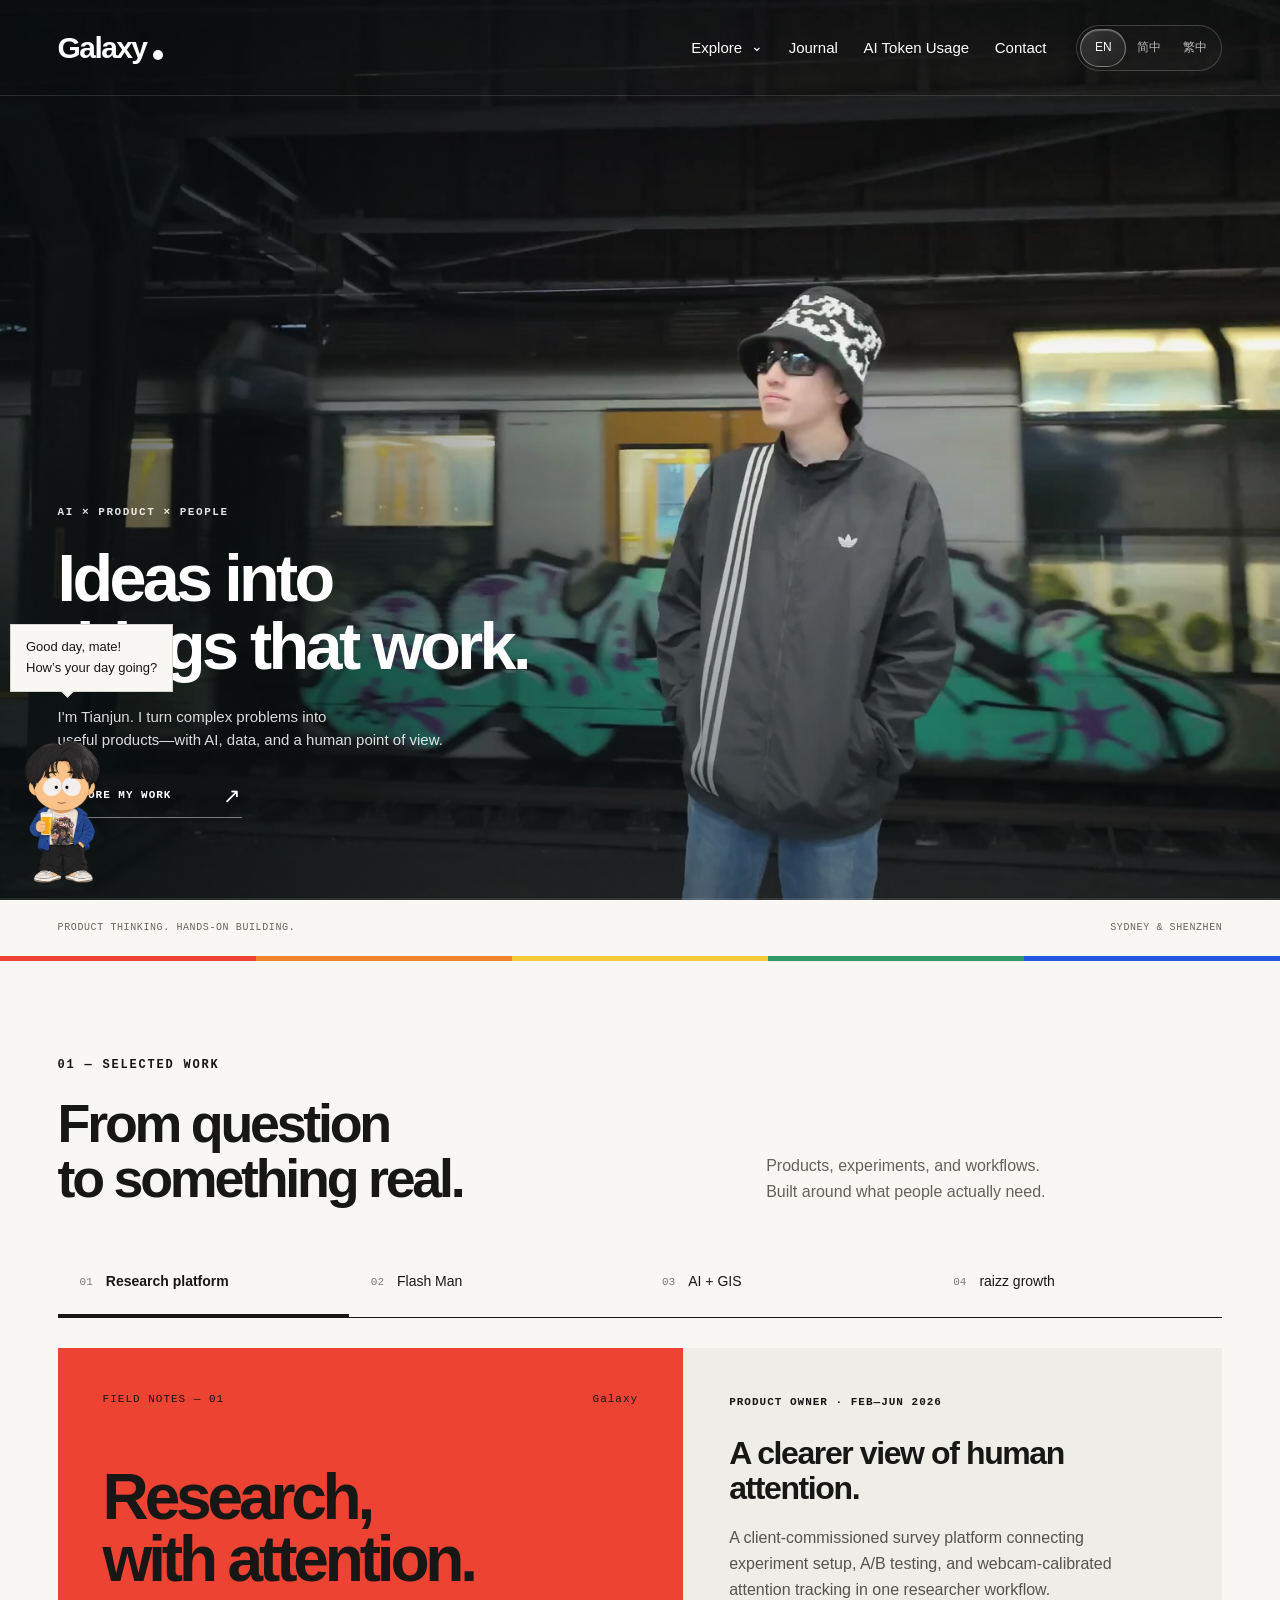
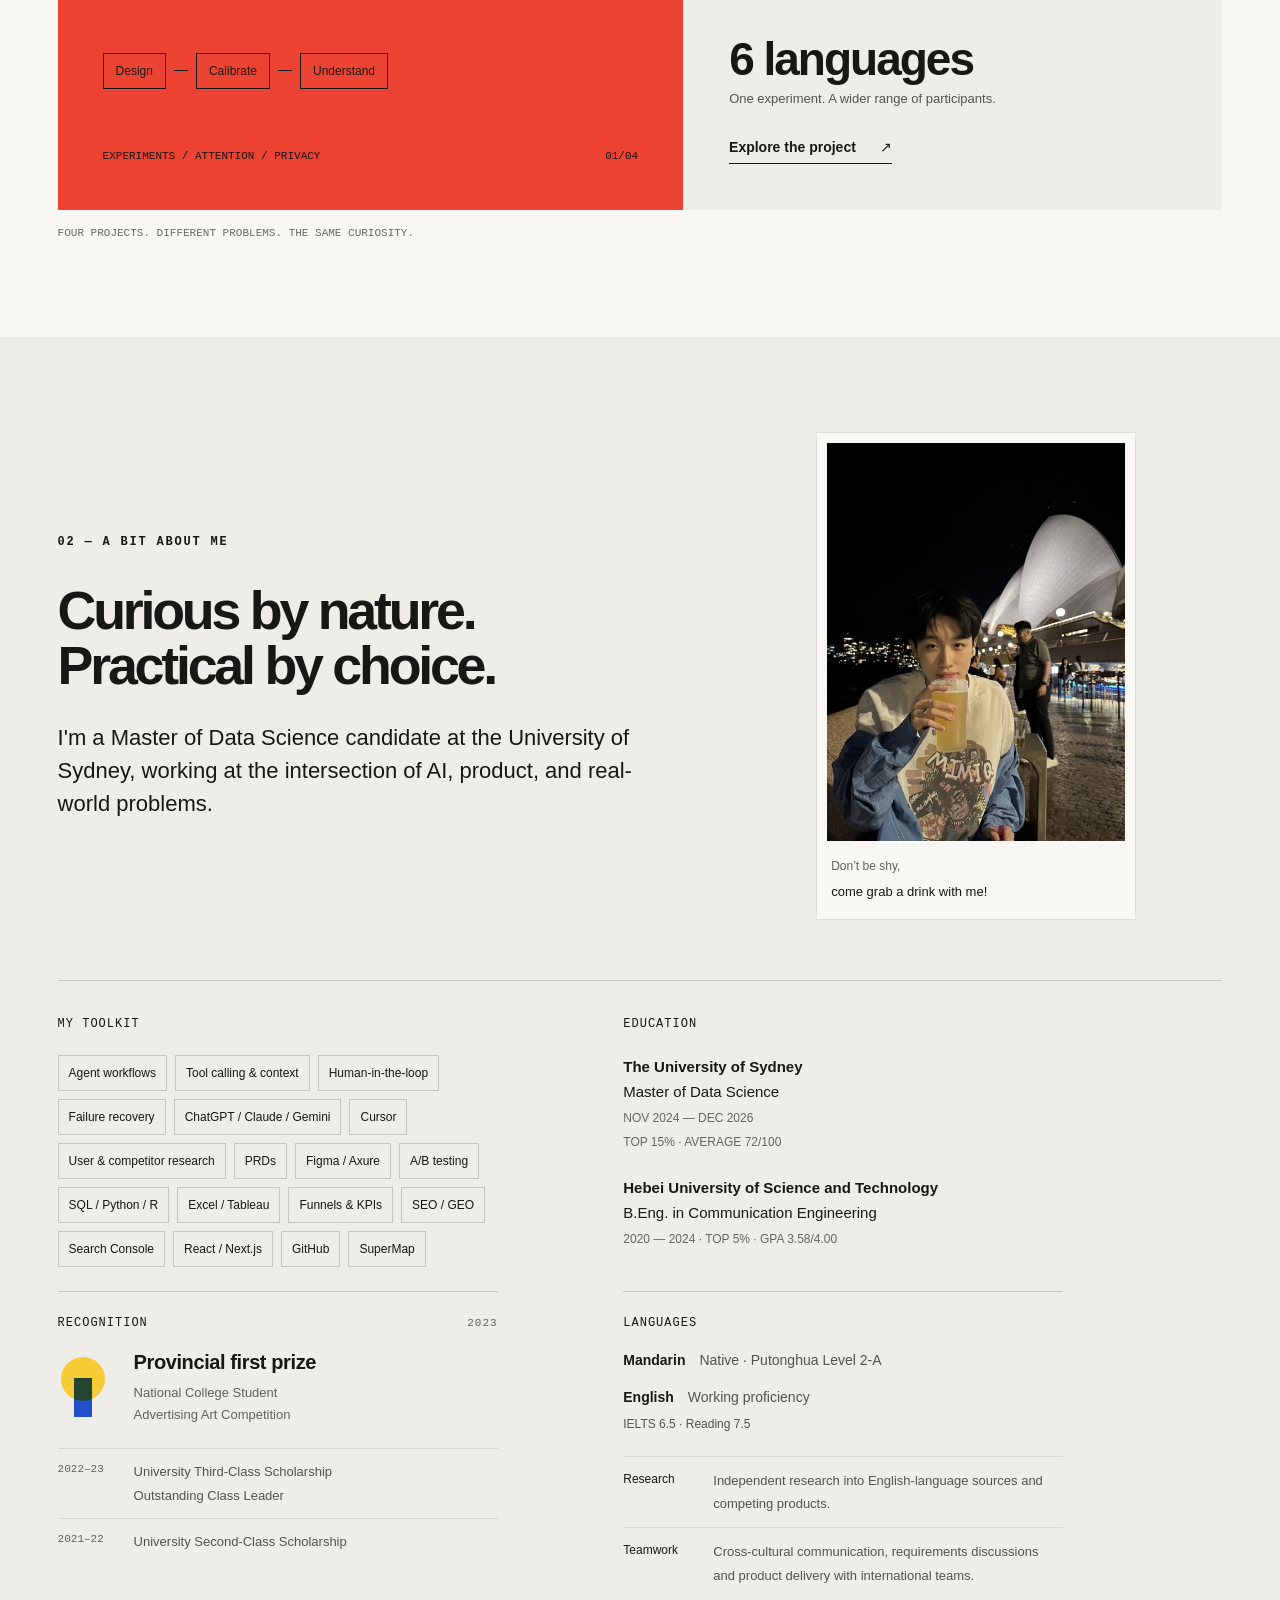
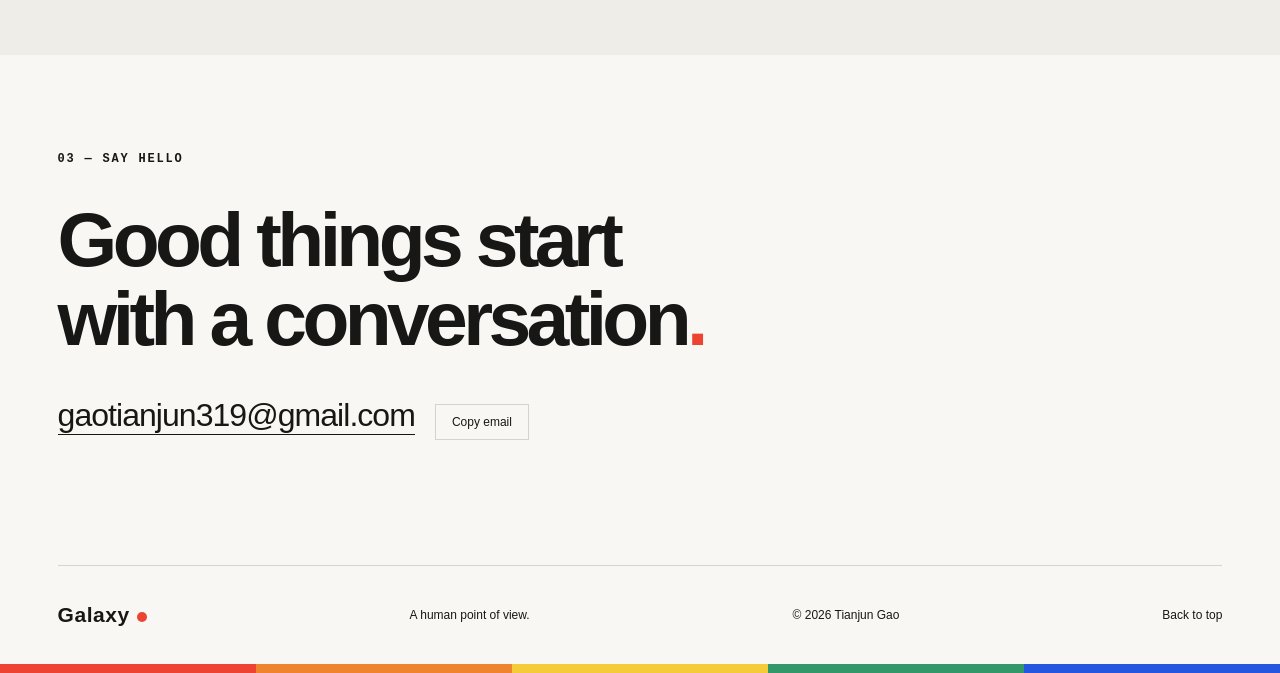
<file: index.html>
<!doctype html>
<html lang="en">
<head>
<meta charset="UTF-8"><meta name="viewport" content="width=device-width, initial-scale=1">
<meta name="application-name" content="Galaxy"><meta property="og:site_name" content="Galaxy">
<title>Galaxy — Ideas into things that work</title>
<meta name="description" content="Galaxy is the personal website of Tianjun Gao, building AI-powered products and workflows. Explore selected work in agent systems, research platforms, growth and GIS.">
<link rel="icon" type="image/svg+xml" href="data:image/svg+xml,%3Csvg xmlns='http://www.w3.org/2000/svg' viewBox='0 0 64 64'%3E%3Crect width='64' height='64' fill='%23f7f6f2'/%3E%3Ccircle cx='32' cy='32' r='23' fill='%23ef402f'/%3E%3Cpath d='M32 9v46h23V9' fill='%23161616'/%3E%3C/svg%3E">
<link rel="stylesheet" href="style.css?v=6f092543e8e5">
<link rel="stylesheet" href="hero-film.css?v=926810a1764d">
<link rel="stylesheet" href="pet.css?v=651a02dda43a">
</head>
<body class="home-film">
<a class="skip" href="#work">Skip to work</a>
<header><a class="wordmark brand-wordmark" lang="en" href="#" aria-label="Galaxy home">Galaxy<span class="logo-dot"></span></a><nav aria-label="Main navigation"><details class="site-explore"><summary>Explore</summary><div class="explore-menu"><a data-project-nav="attention" href="/tianjun-portfolio/projects/cs14-attention-platform/">Attention research platform</a><a data-project-nav="flash" href="/tianjun-portfolio/projects/flash-man/">Flash Man</a><a data-project-nav="deyan" href="/tianjun-portfolio/projects/deyan-gis-internship/">AI + GIS internship</a><a data-project-nav="raizz" href="/tianjun-portfolio/projects/raizz-growth/">raizz internship</a></div></details><a href="/tianjun-portfolio/blog/">Journal</a><a href="/tianjun-portfolio/ai-usage/" class="usage-link">AI Token Usage</a><a href="#contact">Contact</a></nav><div class="language-switch" role="group" aria-label="Language / 語言"><button type="button" data-language="en" aria-pressed="true" lang="en">EN</button><span aria-hidden="true">/</span><button type="button" data-language="zh-CN" aria-pressed="false" lang="zh-Hans">简中</button><span aria-hidden="true">/</span><button type="button" data-language="zh" aria-pressed="false" lang="zh-Hant">繁中</button></div></header>
<main>
<section class="hero hero-film" aria-labelledby="hero-title">
<div class="hero-film-media" aria-hidden="true"><video id="hero-film-video" muted loop playsinline preload="none" poster="assets/video/galaxy-station-poster.jpg" tabindex="-1" data-src="assets/video/galaxy-station.mp4"></video></div>
<div class="hero-copy"><p class="eyebrow">AI × PRODUCT × PEOPLE</p><h1 id="hero-title">Ideas into<br><span>things that work.</span></h1><p class="intro">I'm Tianjun. I turn complex problems into<br class="desktop"> useful products—with AI, data, and a human point of view.</p><a class="button dark" href="#work">Explore my work <span class="action-arrow" aria-hidden="true">↗</span></a></div>
<div class="film-progress" aria-hidden="true"><span></span></div>
</section>
<div class="hero-endnote">
<div class="hero-bottom"><span>PRODUCT THINKING. HANDS-ON BUILDING.</span><span>SYDNEY & SHENZHEN</span><span class="index-mark">01 / 04</span></div>
</div>
<div class="color-bar" aria-hidden="true"><i></i><i></i><i></i><i></i><i></i></div>
<section class="work section" id="work"><div class="section-heading"><p class="eyebrow">01 — SELECTED WORK</p><h2>From question<br>to something real.</h2><p>Products, experiments, and workflows.<br>Built around what people actually need.</p></div><div id="project-content"></div></section>
<section id="about" class="section about"><div class="about-opening"><div class="about-copy"><p class="eyebrow">02 — A BIT ABOUT ME</p><h2>Curious by nature.<br>Practical by choice.</h2><p class="about-intro">I'm a Master of Data Science candidate at the University of Sydney, working at the intersection of AI, product, and real-world problems.</p></div><figure class="about-photo"><img src="assets/photos/tianjun-sydney.jpg" srcset="assets/photos/tianjun-sydney-small.jpg 540w, assets/photos/tianjun-sydney.jpg 900w" sizes="(max-width: 760px) 280px, 320px" width="900" height="1200" loading="lazy" decoding="async" alt="Tianjun by the Sydney Opera House at night"><figcaption><span class="photo-label">Don’t be shy,</span><span class="photo-caption">come grab a drink with me!</span></figcaption></figure></div><div id="about-content"></div></section>
<section id="contact" class="section contact"><p class="eyebrow">03 — SAY HELLO</p><h2>Good things start<br>with a conversation<span>.</span></h2><a class="email" href="mailto:gaotianjun319@gmail.com">gaotianjun319@gmail.com</a><button id="copy-email" type="button">Copy email</button><span id="copy-status" role="status"></span></section>
</main><footer><a class="wordmark brand-wordmark" lang="en" href="#">Galaxy<span class="logo-dot"></span></a><p>A human point of view.</p><span>© 2026 Tianjun Gao</span><a href="#">Back to top</a></footer><div class="color-bar" aria-hidden="true"><i></i><i></i><i></i><i></i><i></i></div>
<script src="locale.js?v=5515fde6aac1"></script>
<script src="app.js?v=335da0ed6a19"></script>
<script src="header.js?v=e4e836d468a0"></script><script src="hero-film.js?v=5f20190e6f9e"></script><script src="pet.js?v=e88f46da22c7"></script></body></html>
</file>
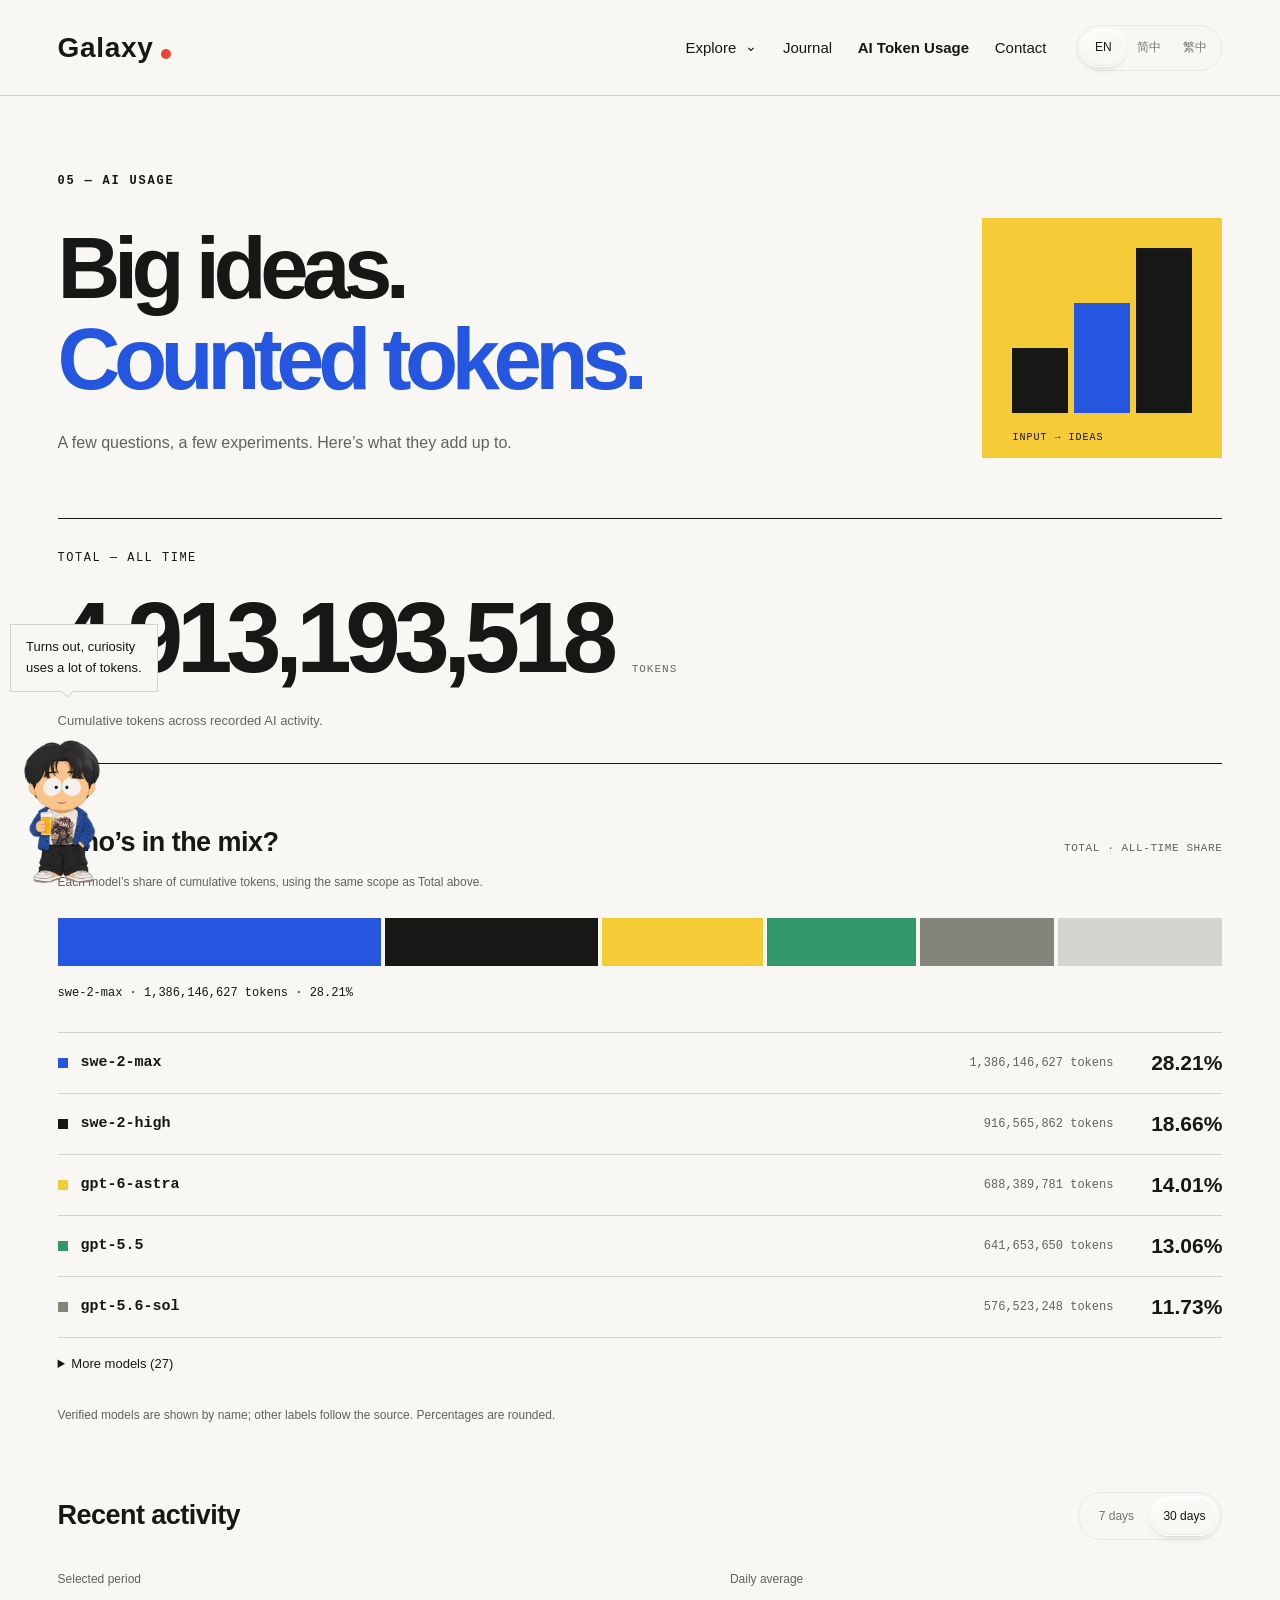
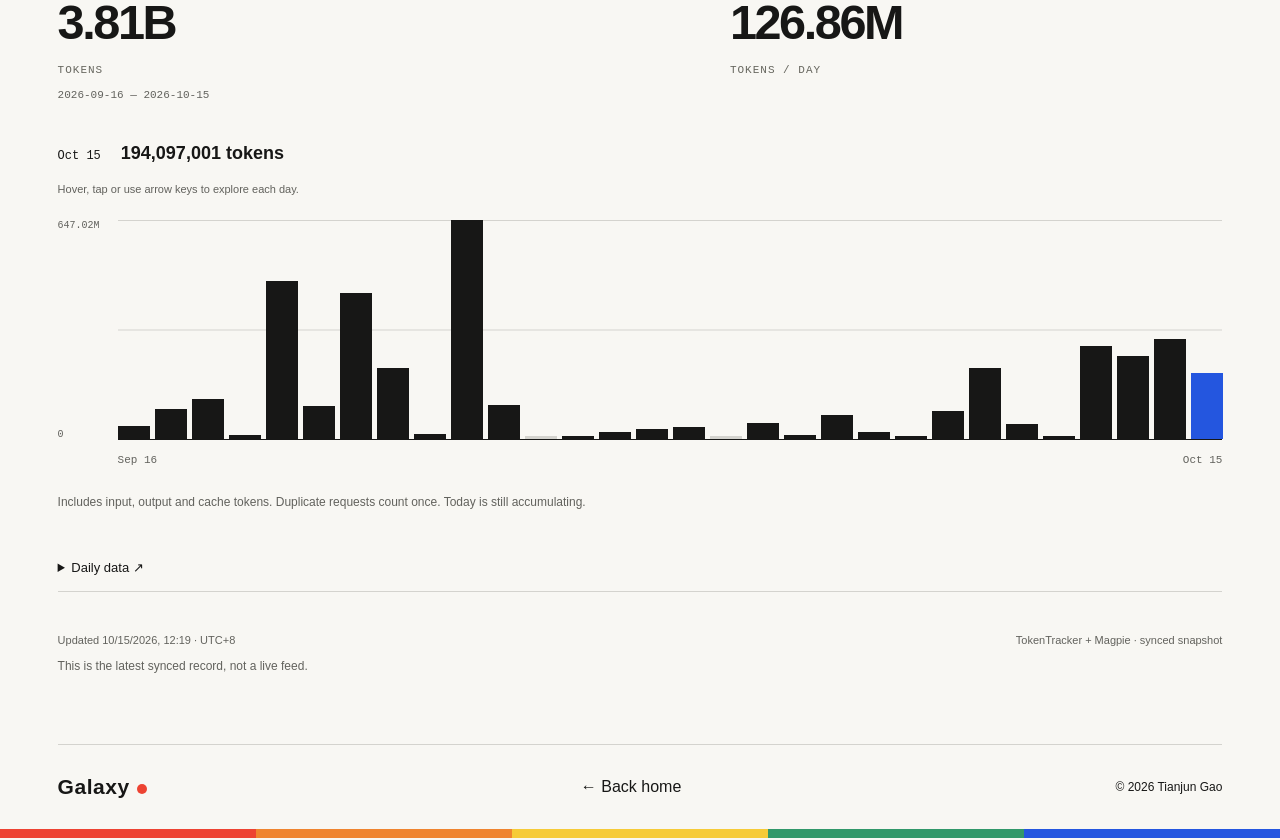
<file: ai-usage/index.html>
<!doctype html>
<html lang="zh-Hant"><head><meta charset="utf-8"><meta name="viewport" content="width=device-width, initial-scale=1"><meta name="application-name" content="Galaxy"><meta property="og:site_name" content="Galaxy"><title>Galaxy — AI Token Usage</title><meta name="description" content="A small record of my everyday work with AI, in tokens."><link rel="stylesheet" href="../style.css?v=6f092543e8e5"><link rel="stylesheet" href="usage.css?v=4446fcb0bebd"><link rel="stylesheet" href="../pet.css?v=651a02dda43a">
</head>
<body class="usage-page"><a class="skip" href="#trend" data-i18n="skip">跳至用量趨勢</a><header><a data-i18n="brand" class="wordmark brand-wordmark" lang="en" href="/tianjun-portfolio/" aria-label="Galaxy home">Galaxy<span class="logo-dot"></span></a><nav aria-label="Main navigation"><details class="site-explore"><summary>Explore</summary><div class="explore-menu"><a data-project-nav="attention" href="/tianjun-portfolio/projects/cs14-attention-platform/">Attention research platform</a><a data-project-nav="flash" href="/tianjun-portfolio/projects/flash-man/">Flash Man</a><a data-project-nav="deyan" href="/tianjun-portfolio/projects/deyan-gis-internship/">AI + GIS internship</a><a data-project-nav="raizz" href="/tianjun-portfolio/projects/raizz-growth/">raizz internship</a></div></details><a data-i18n="blog" href="/tianjun-portfolio/blog/">Journal</a><a data-i18n="usage" class="usage-link" aria-current="page" href="/tianjun-portfolio/ai-usage/">AI Token Usage</a><a data-i18n="contact" href="/tianjun-portfolio/#contact">Contact</a></nav><div class="language-switch" role="group" aria-label="Language / 語言"><button type="button" data-language="en" aria-pressed="true" lang="en">EN</button><span aria-hidden="true">/</span><button type="button" data-language="zh-CN" aria-pressed="false" lang="zh-Hans">简中</button><span aria-hidden="true">/</span><button type="button" data-language="zh" aria-pressed="false" lang="zh-Hant">繁中</button></div></header>
<main class="usage-shell">
<section class="usage-intro"><div><p class="eyebrow">05 — AI USAGE</p><h1 data-i18n="headline">腦洞不限，<br><span>Token 有數。</span></h1><p class="usage-deck" data-i18n="deck">把日常的思考與實踐，留下一點數字的痕跡。</p></div><div class="usage-art" aria-hidden="true"><i></i><i></i><i></i><span>INPUT → IDEAS</span></div></section>
<p id="load-status" role="status" data-i18n="loading">正在讀取用量…</p>
<div id="usage-data" hidden>
<section class="total-block" aria-label="Total tokens"><p class="total-label" data-i18n="totalLabel">TOTAL — 累計用量</p><div class="total-value"><strong id="all-total">—</strong><span class="metric-unit">TOKENS</span></div><p class="total-caption" data-i18n="totalCaption">已記錄的 AI 活動累計 token 用量。</p></section>
<section class="model-section" aria-labelledby="model-title"><div class="model-heading"><h2 id="model-title" data-i18n="modelsTitle">誰在一起開腦洞？</h2><span class="model-scope" data-i18n="modelsScope">TOTAL · 累計占比</span></div><p class="model-caption" data-i18n="modelsCaption">按各模型的累計 token 用量計算，與上方 Total 使用相同口徑。</p><div id="model-stack" class="model-stack" role="group" aria-label="Model token shares"></div><p class="model-readout" id="model-readout" aria-live="polite"></p><div id="model-leaders" class="model-list"></div><details class="model-details"><summary id="more-models"></summary><div id="model-rest" class="model-list"></div></details><p class="model-caption" data-i18n="modelNames">已核實的模型按名稱列出，其餘保留來源標記。百分比經過四捨五入。</p></section>
<section id="trend" aria-labelledby="trend-title"><div class="usage-toolbar"><h2 id="trend-title" data-i18n="trend">用量趨勢</h2><div class="range-switch" role="group" aria-label="Time range"><button type="button" data-range="7" aria-pressed="false" data-i18n="seven">7 天</button><button type="button" data-range="30" aria-pressed="true" data-i18n="thirty">30 天</button></div></div>
<div class="usage-metrics"><div class="metric-main"><p data-i18n="period">期間用量</p><strong id="period-total">—</strong><span class="metric-unit">TOKENS</span><span id="date-range"></span></div><div><p data-i18n="average">日均用量</p><strong id="daily-average">—</strong><span class="metric-unit">TOKENS / DAY</span></div></div>
<div class="chart-readout" aria-live="polite"><span id="selected-date"></span><strong id="selected-tokens"></strong></div><p class="chart-help" data-i18n="help">移到或點選柱形，查看每日用量。</p>
<div class="chart-layout"><div class="chart-axis" aria-hidden="true"><span id="chart-max"></span><span>0</span></div><div class="chart-body"><div class="daily-chart" id="daily-chart" role="group" aria-label="Daily token usage"></div><div class="chart-dates" aria-hidden="true"><span id="chart-start"></span><span id="chart-end"></span></div></div></div>
<p class="usage-definition" data-i18n="definition">包含輸入、輸出與快取 token；重複請求只計一次。當天數據仍在累積。</p>
<details class="daily-details"><summary data-i18n="details">每日數據 ↗</summary><table><thead><tr><th data-i18n="date">日期</th><th>Tokens</th></tr></thead><tbody id="daily-rows"></tbody></table></details></section>
<div class="usage-note"><span id="updated-at"></span><span data-i18n="snapshot">TokenTracker + Magpie · 同步快照</span></div><p class="usage-footnote" data-i18n="note">這是最近一次同步的記錄，並非即時數據。</p>
</div></main>
<footer><a href="/tianjun-portfolio/" class="wordmark brand-wordmark" lang="en">Galaxy<span class="logo-dot"></span></a><a href="/tianjun-portfolio/" data-i18n="backHome">← 回到首頁</a><span>© 2026 <span data-i18n="name">高天駿</span></span></footer><div class="color-bar" aria-hidden="true"><i></i><i></i><i></i><i></i><i></i></div>
<script src="../locale.js?v=5515fde6aac1"></script><script src="usage.js?v=d72102eb6bb4"></script><script src="../header.js?v=e4e836d468a0"></script><script src="../pet.js?v=e88f46da22c7"></script></body></html>
</file>
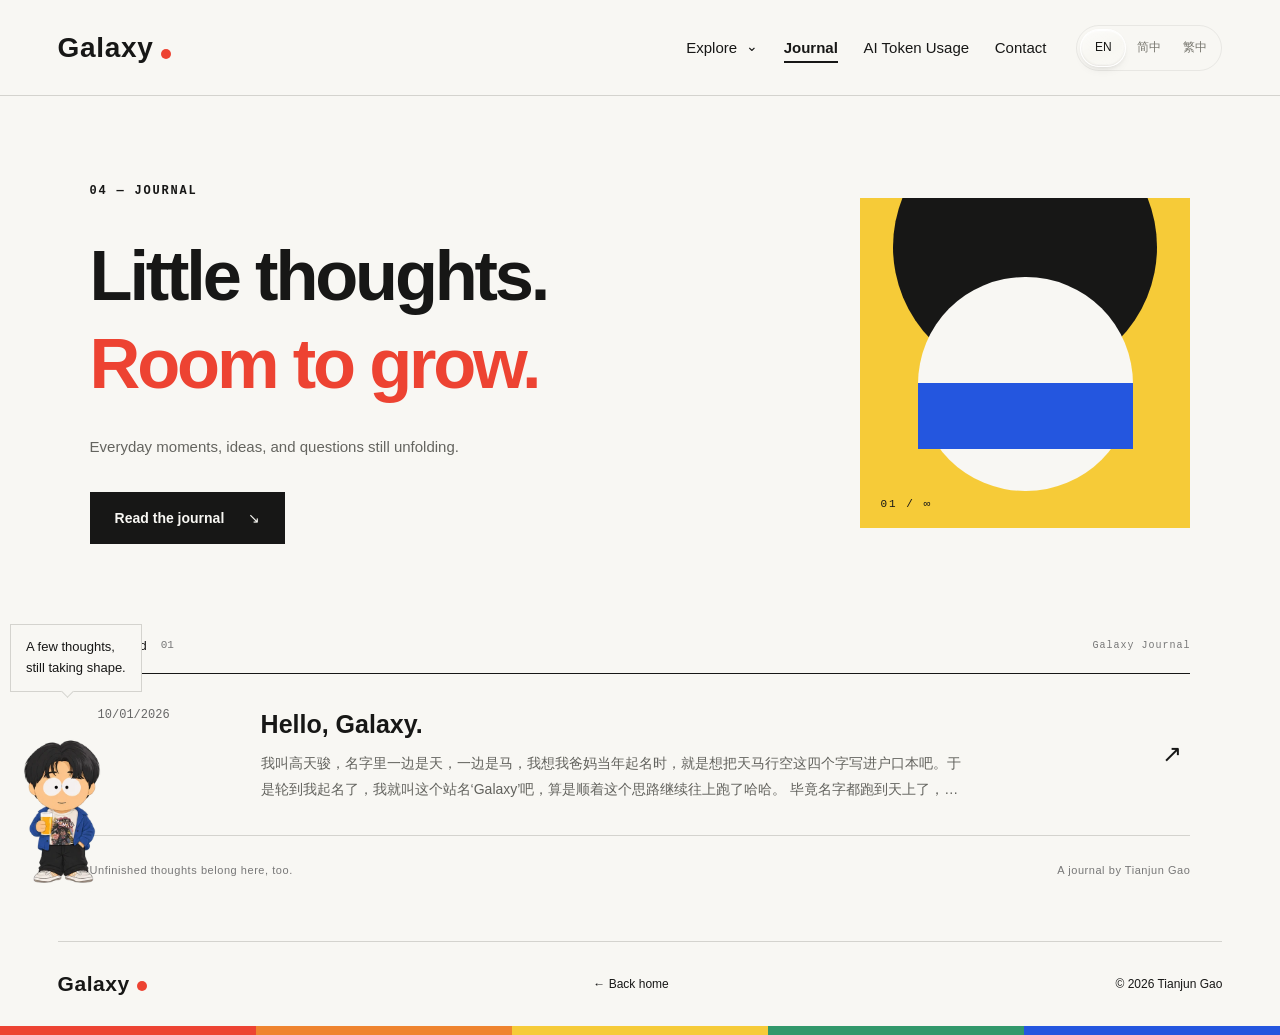
<file: blog/index.html>
<!doctype html>
<html lang="zh-Hant">
<head>
<meta charset="utf-8"><meta name="viewport" content="width=device-width, initial-scale=1">
<meta name="application-name" content="Galaxy"><meta property="og:site_name" content="Galaxy">
<title>Galaxy — 隨筆</title><meta name="description" content="Galaxy，高天駿的隨筆。記錄感受、想法與日常。">
<link rel="stylesheet" href="../style.css?v=6f092543e8e5"><link rel="stylesheet" href="blog.css?v=1">
<link rel="icon" type="image/svg+xml" href="data:image/svg+xml,%3Csvg xmlns='http://www.w3.org/2000/svg' viewBox='0 0 64 64'%3E%3Crect width='64' height='64' fill='%23f7f6f2'/%3E%3Ccircle cx='32' cy='32' r='23' fill='%23ef402f'/%3E%3Cpath d='M32 9v46h23V9' fill='%23161616'/%3E%3C/svg%3E">
<link rel="stylesheet" href="../pet.css?v=651a02dda43a">
</head>
<body class="blog-page">
<a class="skip" href="#entries" data-i18n="skip">跳至文章</a>
<header><a data-i18n="brand" class="wordmark brand-wordmark" lang="en" href="/tianjun-portfolio/" aria-label="Galaxy home">Galaxy<span class="logo-dot"></span></a><nav aria-label="Main navigation"><details class="site-explore"><summary>Explore</summary><div class="explore-menu"><a data-project-nav="attention" href="/tianjun-portfolio/projects/cs14-attention-platform/">Attention research platform</a><a data-project-nav="flash" href="/tianjun-portfolio/projects/flash-man/">Flash Man</a><a data-project-nav="deyan" href="/tianjun-portfolio/projects/deyan-gis-internship/">AI + GIS internship</a><a data-project-nav="raizz" href="/tianjun-portfolio/projects/raizz-growth/">raizz internship</a></div></details><a data-i18n="blog" href="/tianjun-portfolio/blog/" aria-current="page">Journal</a><a data-i18n="usage" class="usage-link" href="/tianjun-portfolio/ai-usage/">AI Token Usage</a><a data-i18n="contact" href="/tianjun-portfolio/#contact">Contact</a></nav><div class="language-switch" role="group" aria-label="Language / 語言"><button type="button" data-language="en" aria-pressed="true" lang="en">EN</button><span aria-hidden="true">/</span><button type="button" data-language="zh-CN" aria-pressed="false" lang="zh-Hans">简中</button><span aria-hidden="true">/</span><button type="button" data-language="zh" aria-pressed="false" lang="zh-Hant">繁中</button></div></header>
<main class="blog-shell">
<section class="journal-intro"><div><p class="eyebrow" data-i18n="eyebrow">04 — 隨筆</p><h1 data-i18n="headline">一些感受，<br><span>慢慢記下。</span></h1><p class="journal-deck" data-i18n="deck">關於日常、想法，和還沒有答案的事。</p><a class="button dark" href="#entries" data-i18n="browse">閱讀隨筆 <span aria-hidden="true" class="action-arrow">↘</span></a></div><div class="journal-art" aria-hidden="true"><i></i><i></i><i></i><span>01 / ∞</span></div></section>
<section id="entries" aria-label="文章"><div class="journal-toolbar"><div class="journal-filters"><span class="public-count"><span data-i18n="published">已發表</span> <span id="published-count">00</span></span></div><span class="public-imprint">Galaxy Journal</span></div><p class="blog-notice" id="list-status" role="status"></p><div id="post-list"></div></section>
<div class="journal-note"><span data-i18n="note">不必完整，也值得記錄。</span><span data-i18n="byline">高天駿的個人隨筆</span></div>
</main>
<footer><a href="/tianjun-portfolio/" class="wordmark brand-wordmark" lang="en">Galaxy<span class="logo-dot"></span></a><a href="/tianjun-portfolio/" data-i18n="backHome">← 回到首頁</a><span>© 2026 <span data-i18n="name">高天駿</span></span></footer><div class="color-bar" aria-hidden="true"><i></i><i></i><i></i><i></i><i></i></div>
<dialog id="reader" aria-labelledby="read-title"><div class="editor-top"><span id="read-meta"></span><button class="quiet-button" id="close-reader" data-i18n="close">關閉 ✕</button></div><article class="read-content"><h2 id="read-title"></h2><div id="read-body"></div></article></dialog>
<script src="../locale.js?v=5515fde6aac1"></script>
<script src="public.js?v=f52e016300ca"></script>
<script src="../header.js?v=e4e836d468a0"></script><script src="../pet.js?v=e88f46da22c7"></script></body></html>
</file>
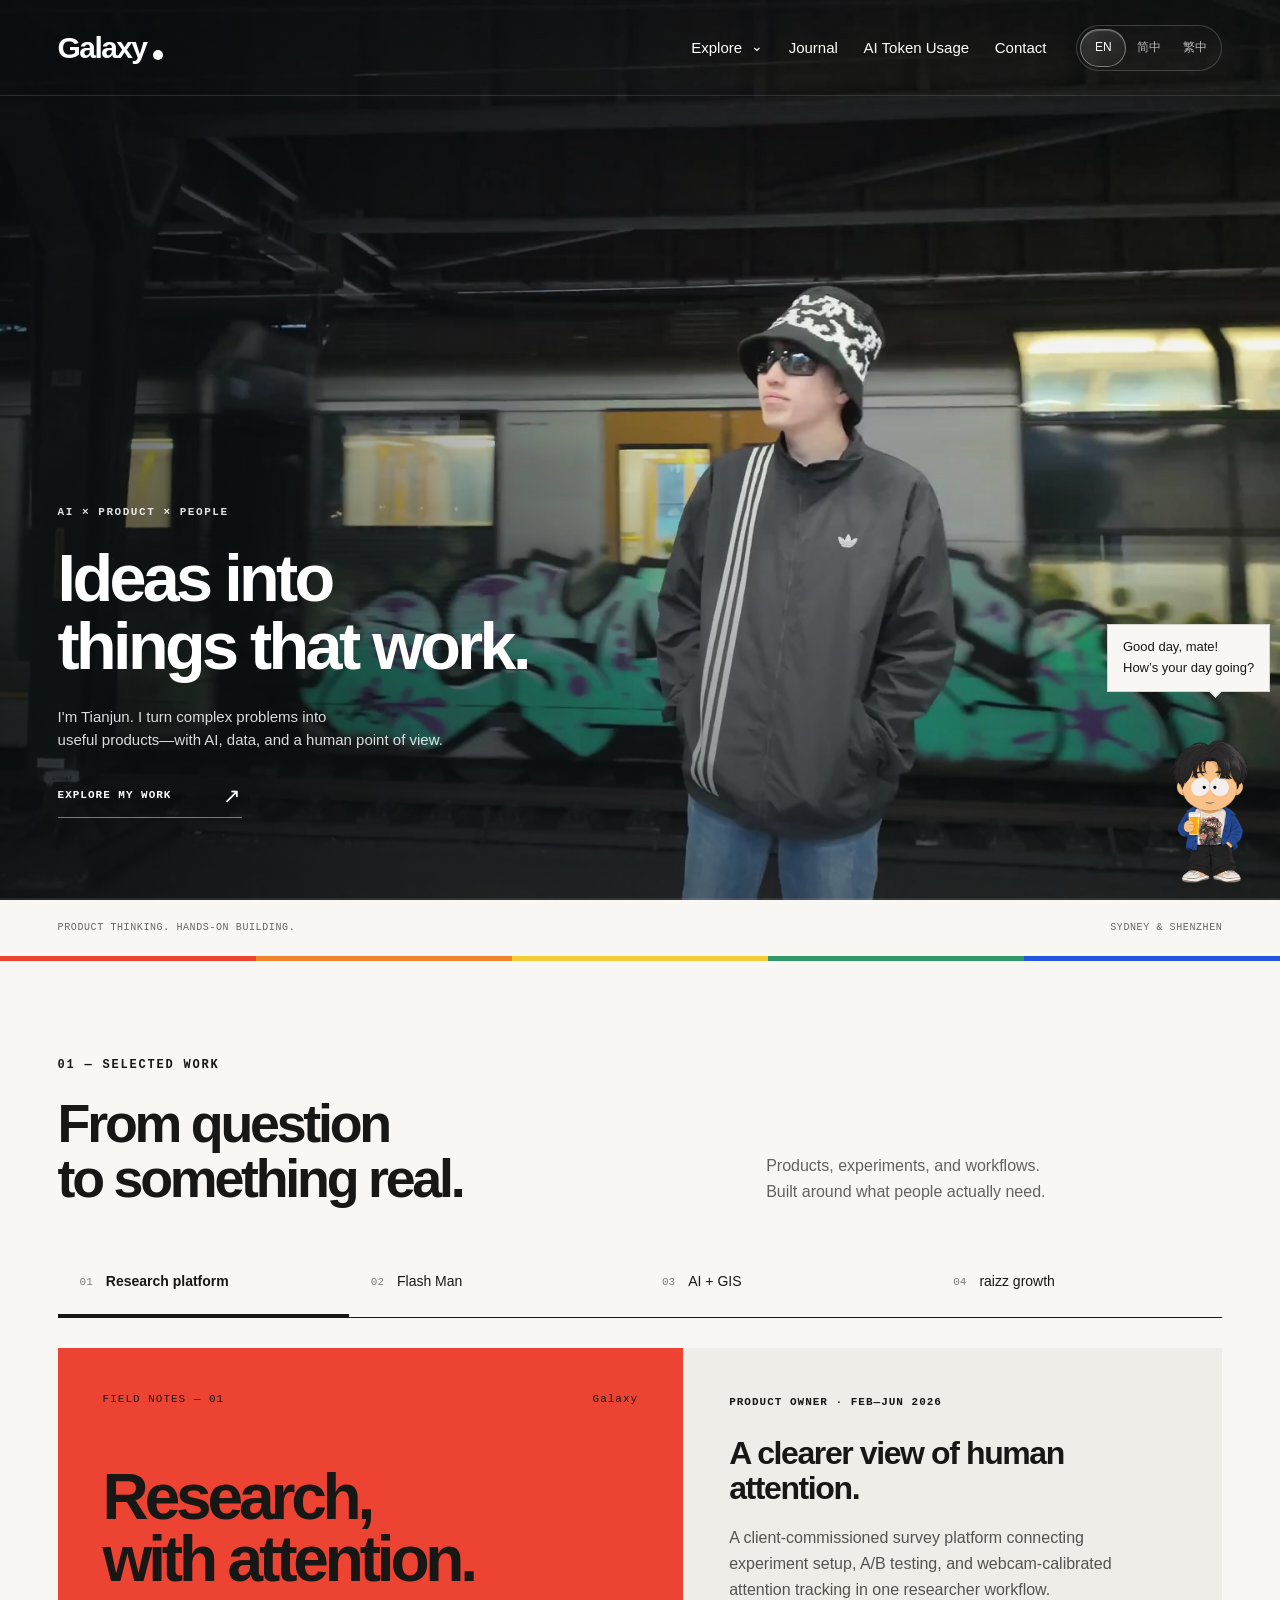
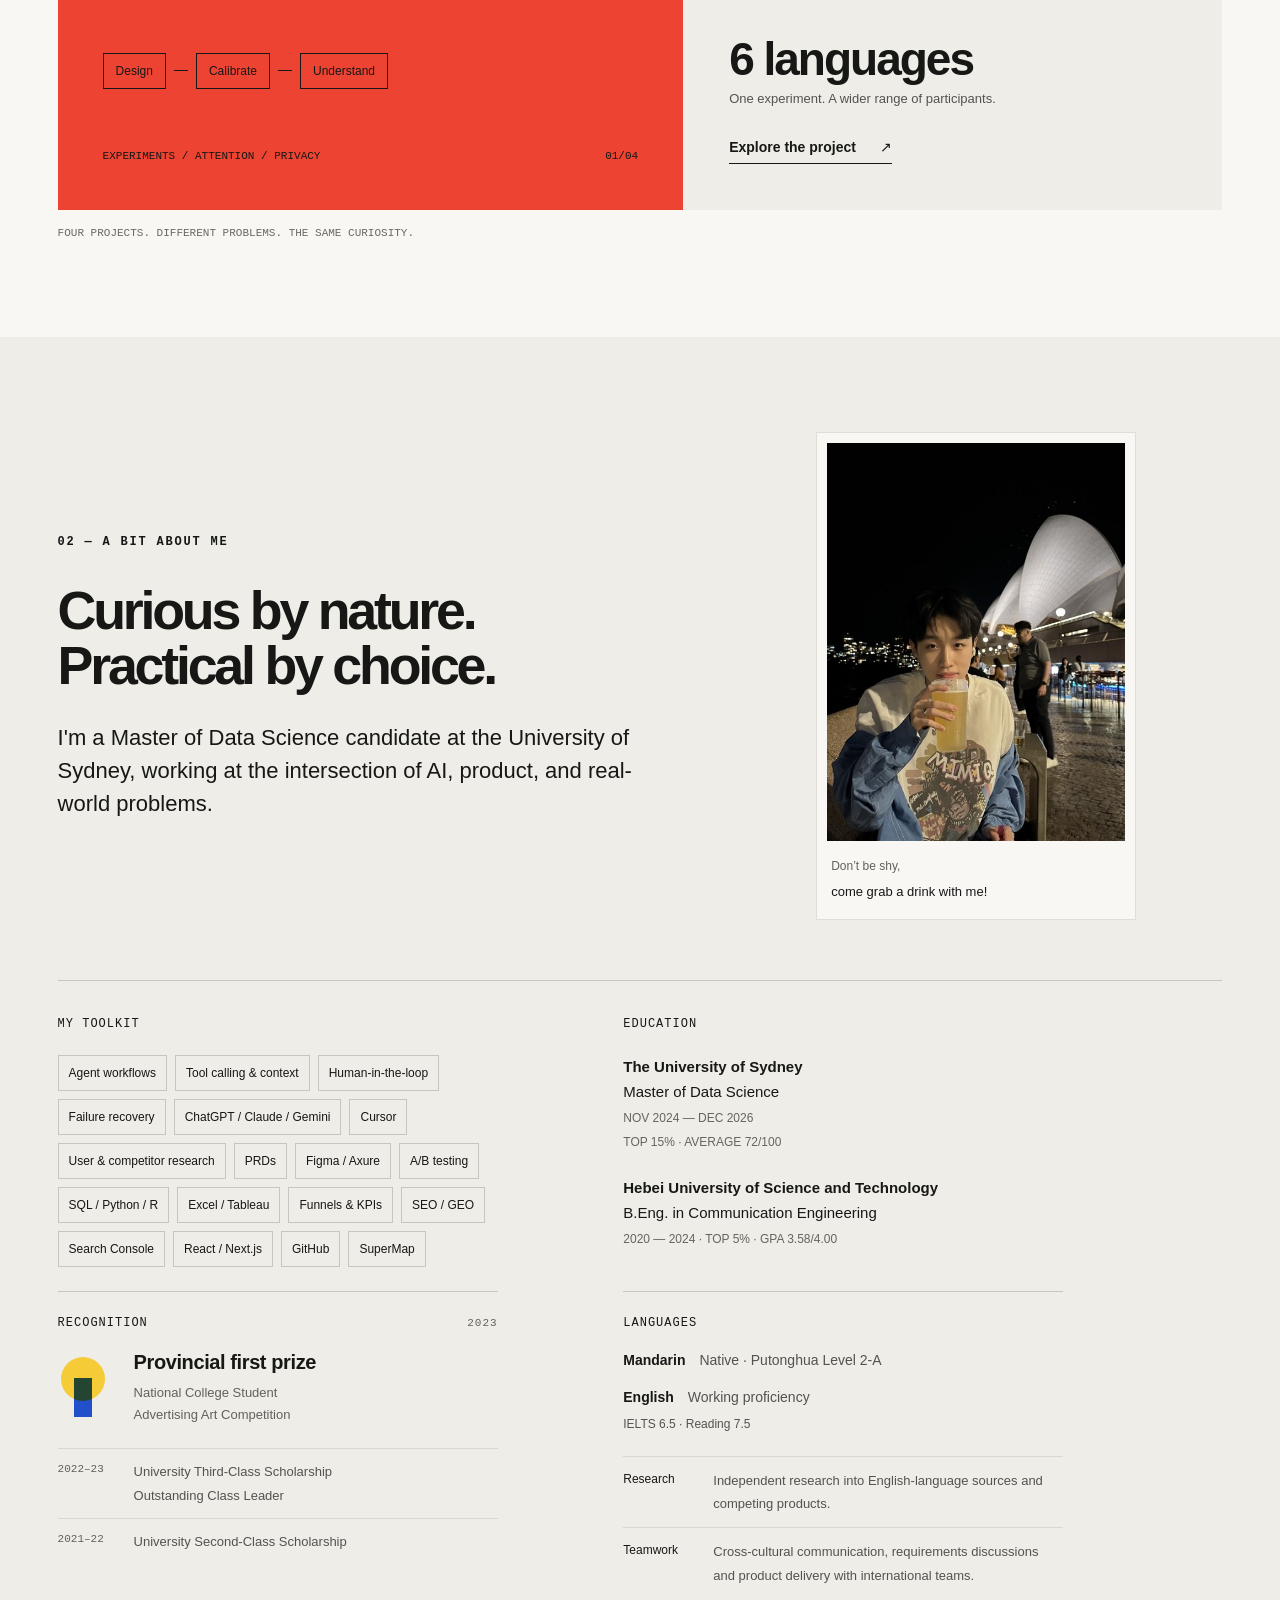
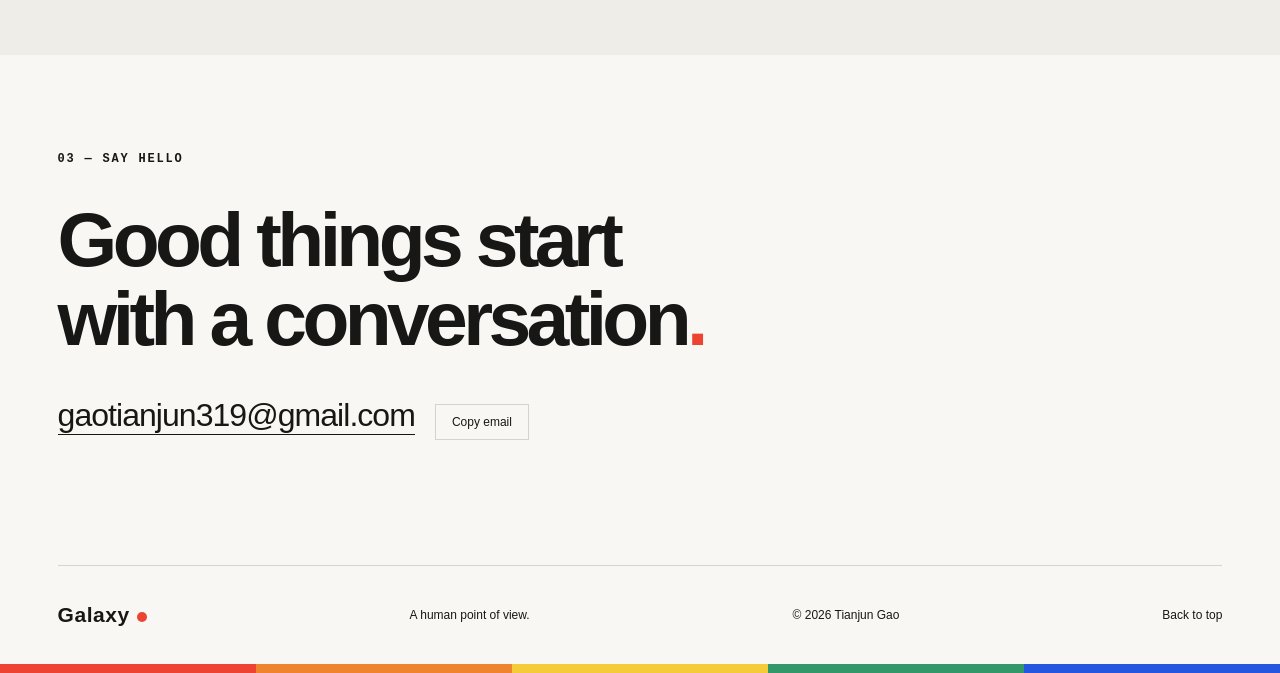
<file: preview/video/index.html>
<!doctype html>
<html lang="en">
<head>
<meta charset="UTF-8"><meta name="viewport" content="width=device-width, initial-scale=1">
<meta name="robots" content="noindex">
<meta name="application-name" content="Galaxy"><meta property="og:site_name" content="Galaxy">
<title>Galaxy — Ideas into things that work</title>
<meta name="description" content="Galaxy is the personal website of Tianjun Gao, building AI-powered products and workflows. Explore selected work in agent systems, research platforms, growth and GIS.">
<link rel="icon" type="image/svg+xml" href="data:image/svg+xml,%3Csvg xmlns='http://www.w3.org/2000/svg' viewBox='0 0 64 64'%3E%3Crect width='64' height='64' fill='%23f7f6f2'/%3E%3Ccircle cx='32' cy='32' r='23' fill='%23ef402f'/%3E%3Cpath d='M32 9v46h23V9' fill='%23161616'/%3E%3C/svg%3E">
<link rel="stylesheet" href="../../style.css?v=6f092543e8e5">
<link rel="stylesheet" href="hero-film.css?v=926810a1764d">
<link rel="stylesheet" href="../../pet.css?v=651a02dda43a">
</head>
<body class="home-film">
<a class="skip" href="#work">Skip to work</a>
<header><a class="wordmark brand-wordmark" lang="en" href="#" aria-label="Galaxy home">Galaxy<span class="logo-dot"></span></a><nav aria-label="Main navigation"><details class="site-explore"><summary>Explore</summary><div class="explore-menu"><a data-project-nav="attention" href="/tianjun-portfolio/projects/cs14-attention-platform/">Attention research platform</a><a data-project-nav="flash" href="/tianjun-portfolio/projects/flash-man/">Flash Man</a><a data-project-nav="deyan" href="/tianjun-portfolio/projects/deyan-gis-internship/">AI + GIS internship</a><a data-project-nav="raizz" href="/tianjun-portfolio/projects/raizz-growth/">raizz internship</a></div></details><a href="/tianjun-portfolio/blog/">Journal</a><a href="/tianjun-portfolio/ai-usage/" class="usage-link">AI Token Usage</a><a href="#contact">Contact</a></nav><div class="language-switch" role="group" aria-label="Language / 語言"><button type="button" data-language="en" aria-pressed="true" lang="en">EN</button><span aria-hidden="true">/</span><button type="button" data-language="zh-CN" aria-pressed="false" lang="zh-Hans">简中</button><span aria-hidden="true">/</span><button type="button" data-language="zh" aria-pressed="false" lang="zh-Hant">繁中</button></div></header>
<main>
<section class="hero hero-film" aria-labelledby="hero-title">
<div class="hero-film-media" aria-hidden="true"><video id="hero-film-video" muted loop playsinline preload="none" poster="assets/video/galaxy-station-poster.jpg" tabindex="-1" data-src="assets/video/galaxy-station.mp4"></video></div>
<div class="hero-copy"><p class="eyebrow">AI × PRODUCT × PEOPLE</p><h1 id="hero-title">Ideas into<br><span>things that work.</span></h1><p class="intro">I'm Tianjun. I turn complex problems into<br class="desktop"> useful products—with AI, data, and a human point of view.</p><a class="button dark" href="#work">Explore my work <span class="action-arrow" aria-hidden="true">↗</span></a></div>
<div class="film-progress" aria-hidden="true"><span></span></div>
</section>
<div class="hero-endnote">
<div class="hero-bottom"><span>PRODUCT THINKING. HANDS-ON BUILDING.</span><span>SYDNEY & SHENZHEN</span><span class="index-mark">01 / 04</span></div>
</div>
<div class="color-bar" aria-hidden="true"><i></i><i></i><i></i><i></i><i></i></div>
<section class="work section" id="work"><div class="section-heading"><p class="eyebrow">01 — SELECTED WORK</p><h2>From question<br>to something real.</h2><p>Products, experiments, and workflows.<br>Built around what people actually need.</p></div><div id="project-content"></div></section>
<section id="about" class="section about"><div class="about-opening"><div class="about-copy"><p class="eyebrow">02 — A BIT ABOUT ME</p><h2>Curious by nature.<br>Practical by choice.</h2><p class="about-intro">I'm a Master of Data Science candidate at the University of Sydney, working at the intersection of AI, product, and real-world problems.</p></div><figure class="about-photo"><img src="../../assets/photos/tianjun-sydney.jpg" srcset="../../assets/photos/tianjun-sydney-small.jpg 540w, ../../assets/photos/tianjun-sydney.jpg 900w" sizes="(max-width: 760px) 280px, 320px" width="900" height="1200" loading="lazy" decoding="async" alt="Tianjun by the Sydney Opera House at night"><figcaption><span class="photo-label">Don’t be shy,</span><span class="photo-caption">come grab a drink with me!</span></figcaption></figure></div><div id="about-content"></div></section>
<section id="contact" class="section contact"><p class="eyebrow">03 — SAY HELLO</p><h2>Good things start<br>with a conversation<span>.</span></h2><a class="email" href="mailto:gaotianjun319@gmail.com">gaotianjun319@gmail.com</a><button id="copy-email" type="button">Copy email</button><span id="copy-status" role="status"></span></section>
</main><footer><a class="wordmark brand-wordmark" lang="en" href="#">Galaxy<span class="logo-dot"></span></a><p>A human point of view.</p><span>© 2026 Tianjun Gao</span><a href="#">Back to top</a></footer><div class="color-bar" aria-hidden="true"><i></i><i></i><i></i><i></i><i></i></div>
<script src="../../locale.js?v=5515fde6aac1"></script>
<script src="../../app.js?v=335da0ed6a19"></script>
<script src="../../header.js?v=e4e836d468a0"></script><script src="hero-film.js?v=5f20190e6f9e"></script><script src="../../pet.js?v=e88f46da22c7"></script></body></html>
</file>
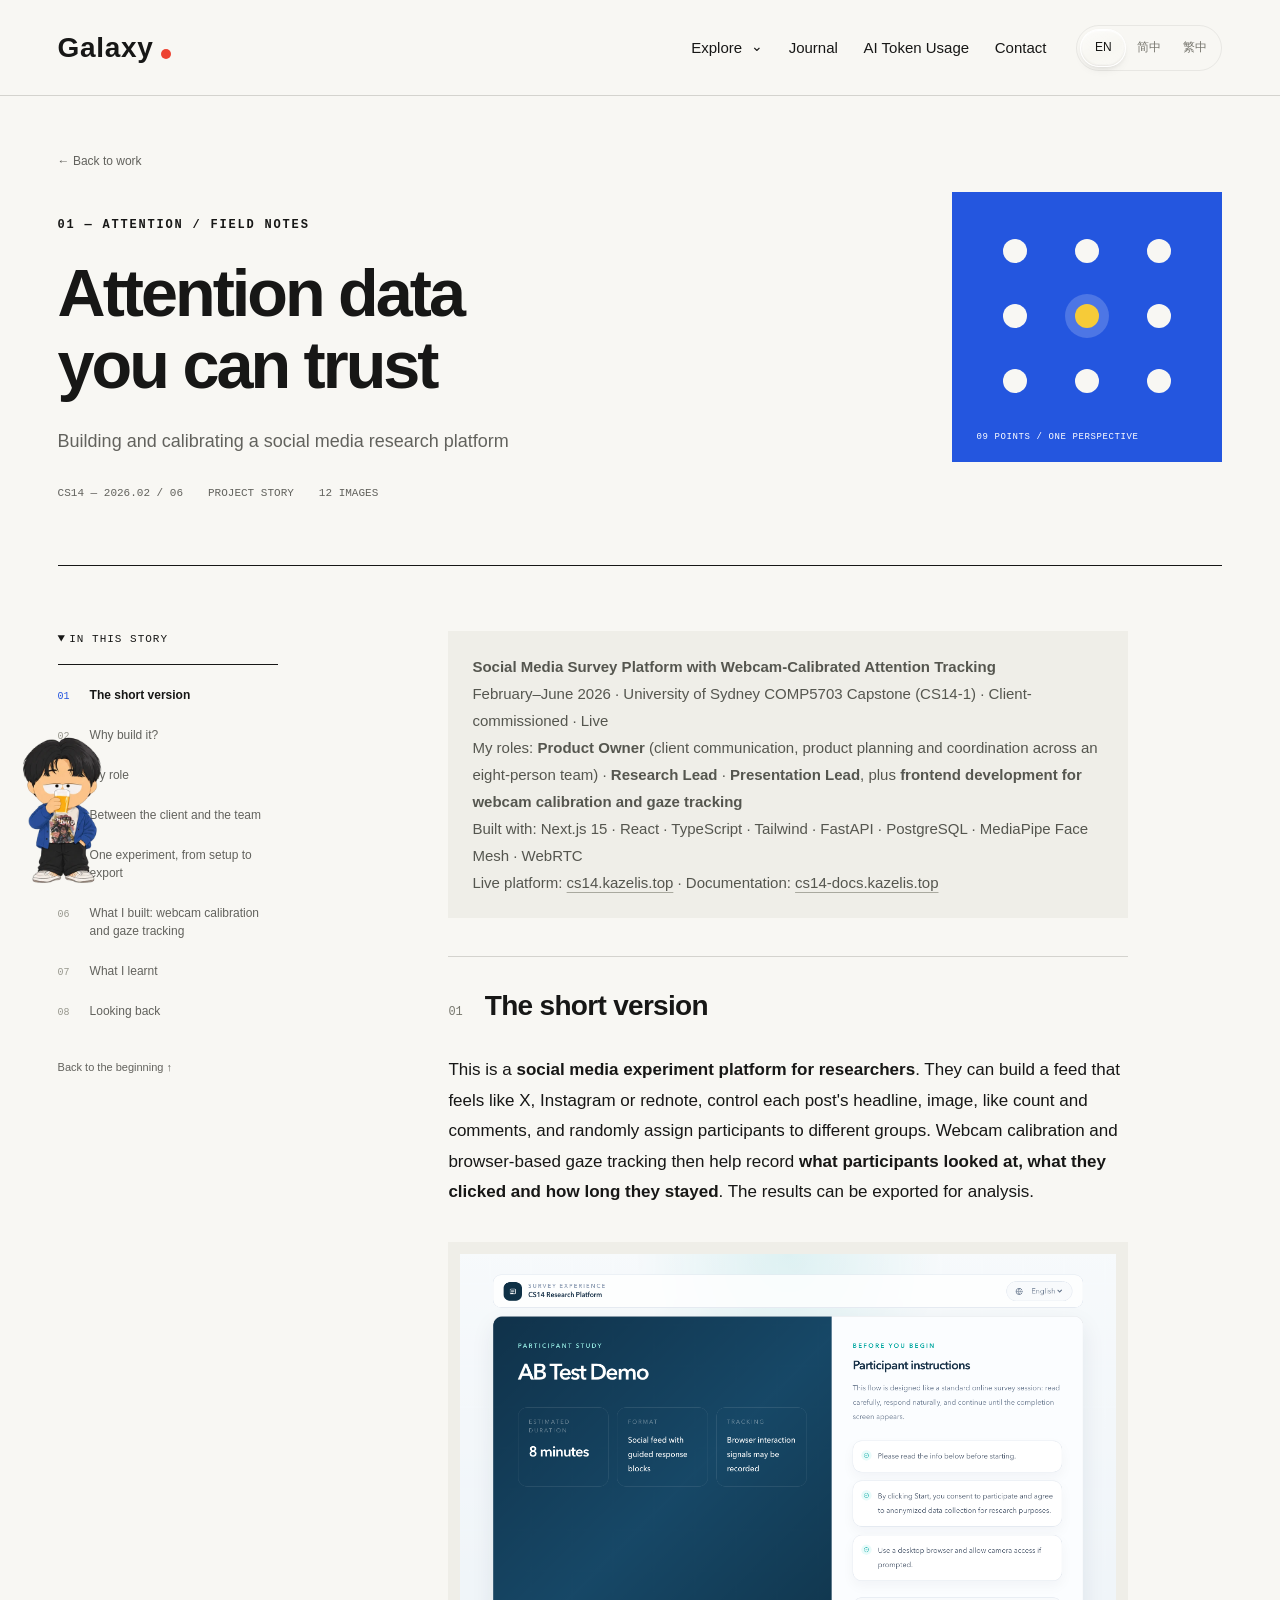
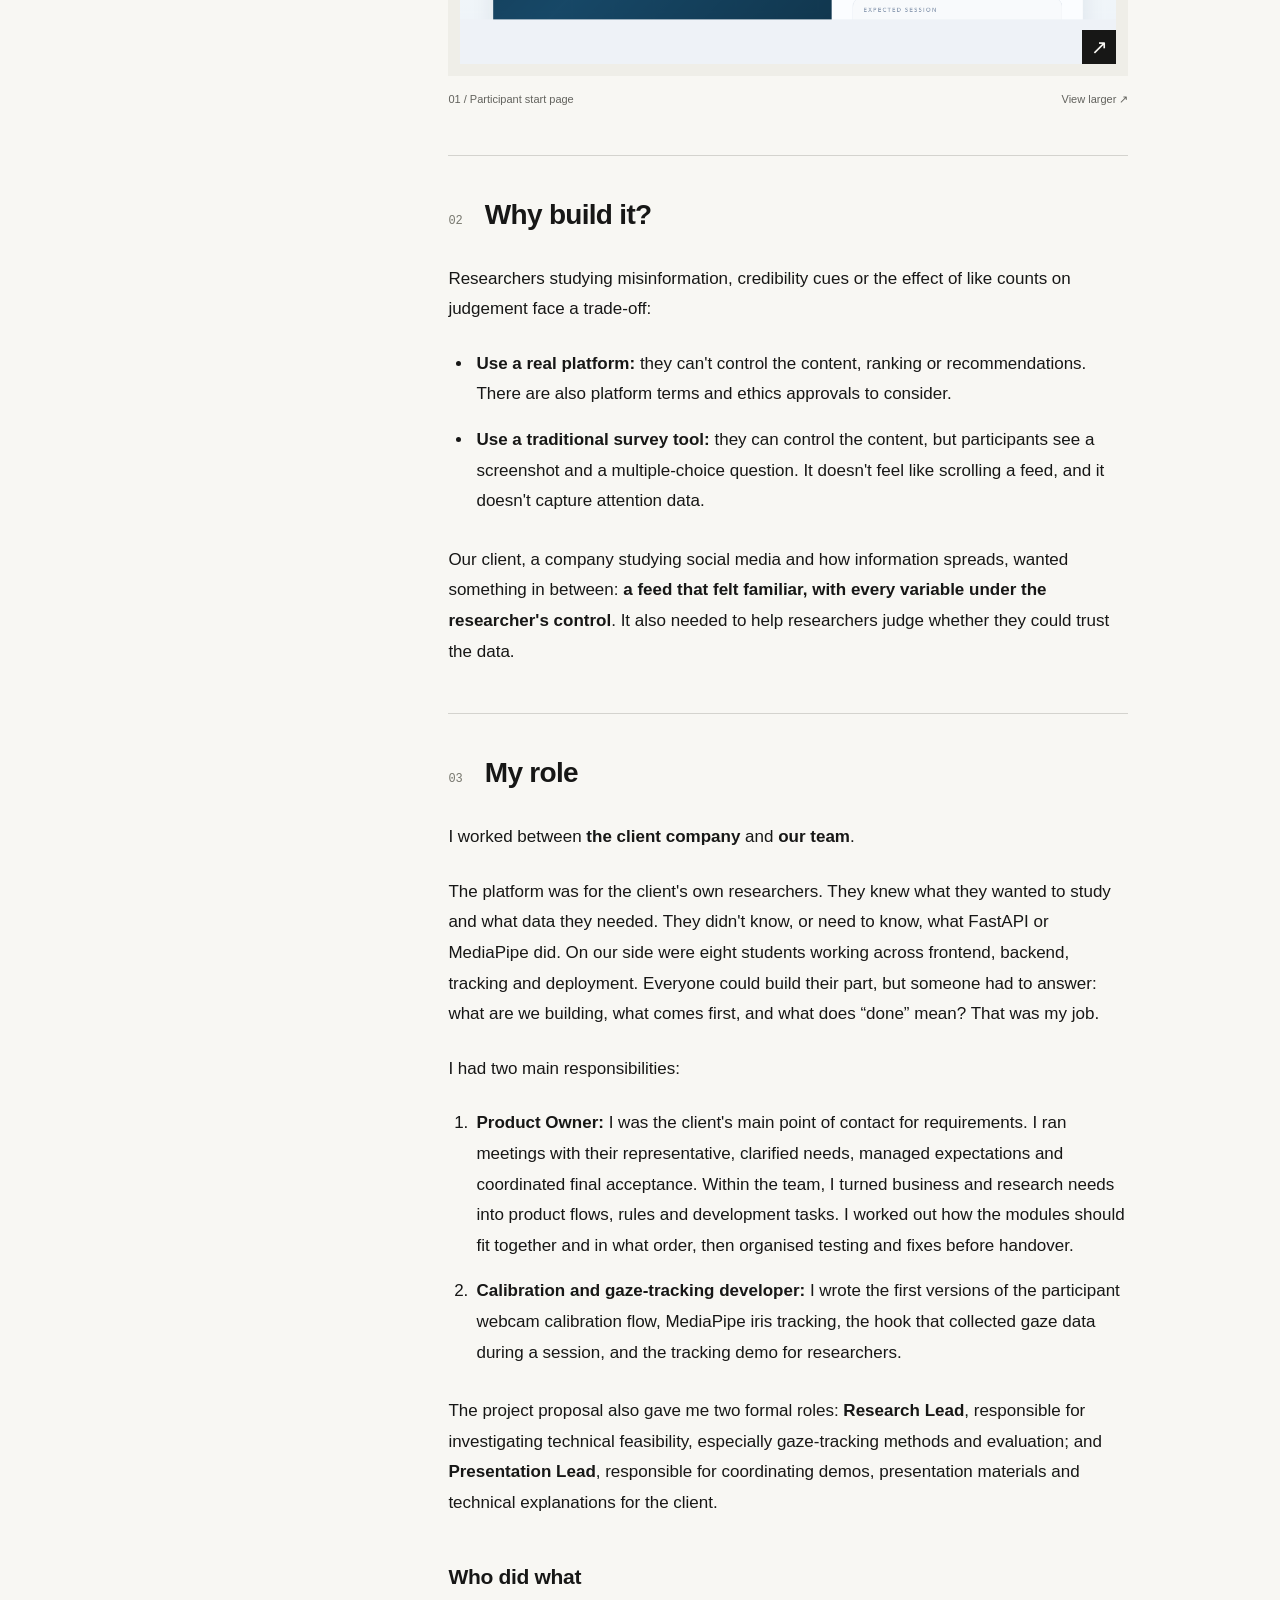
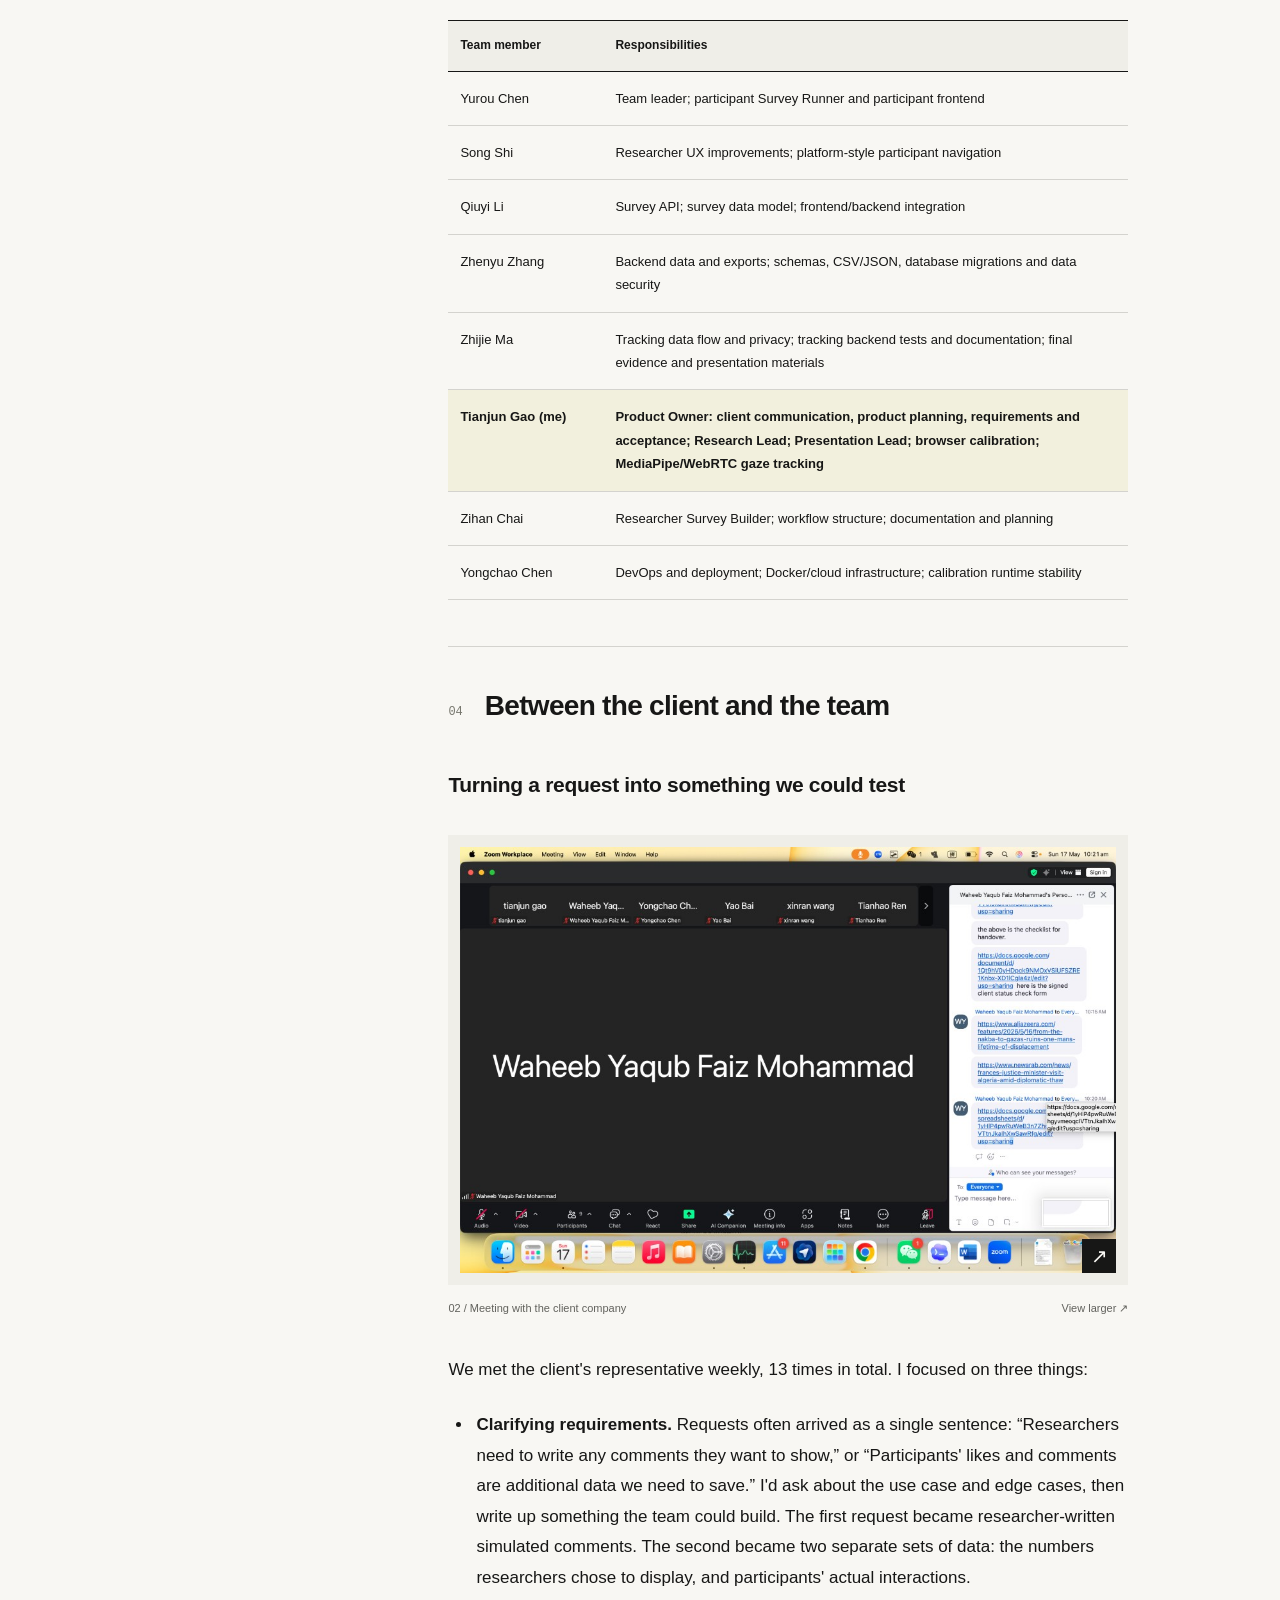
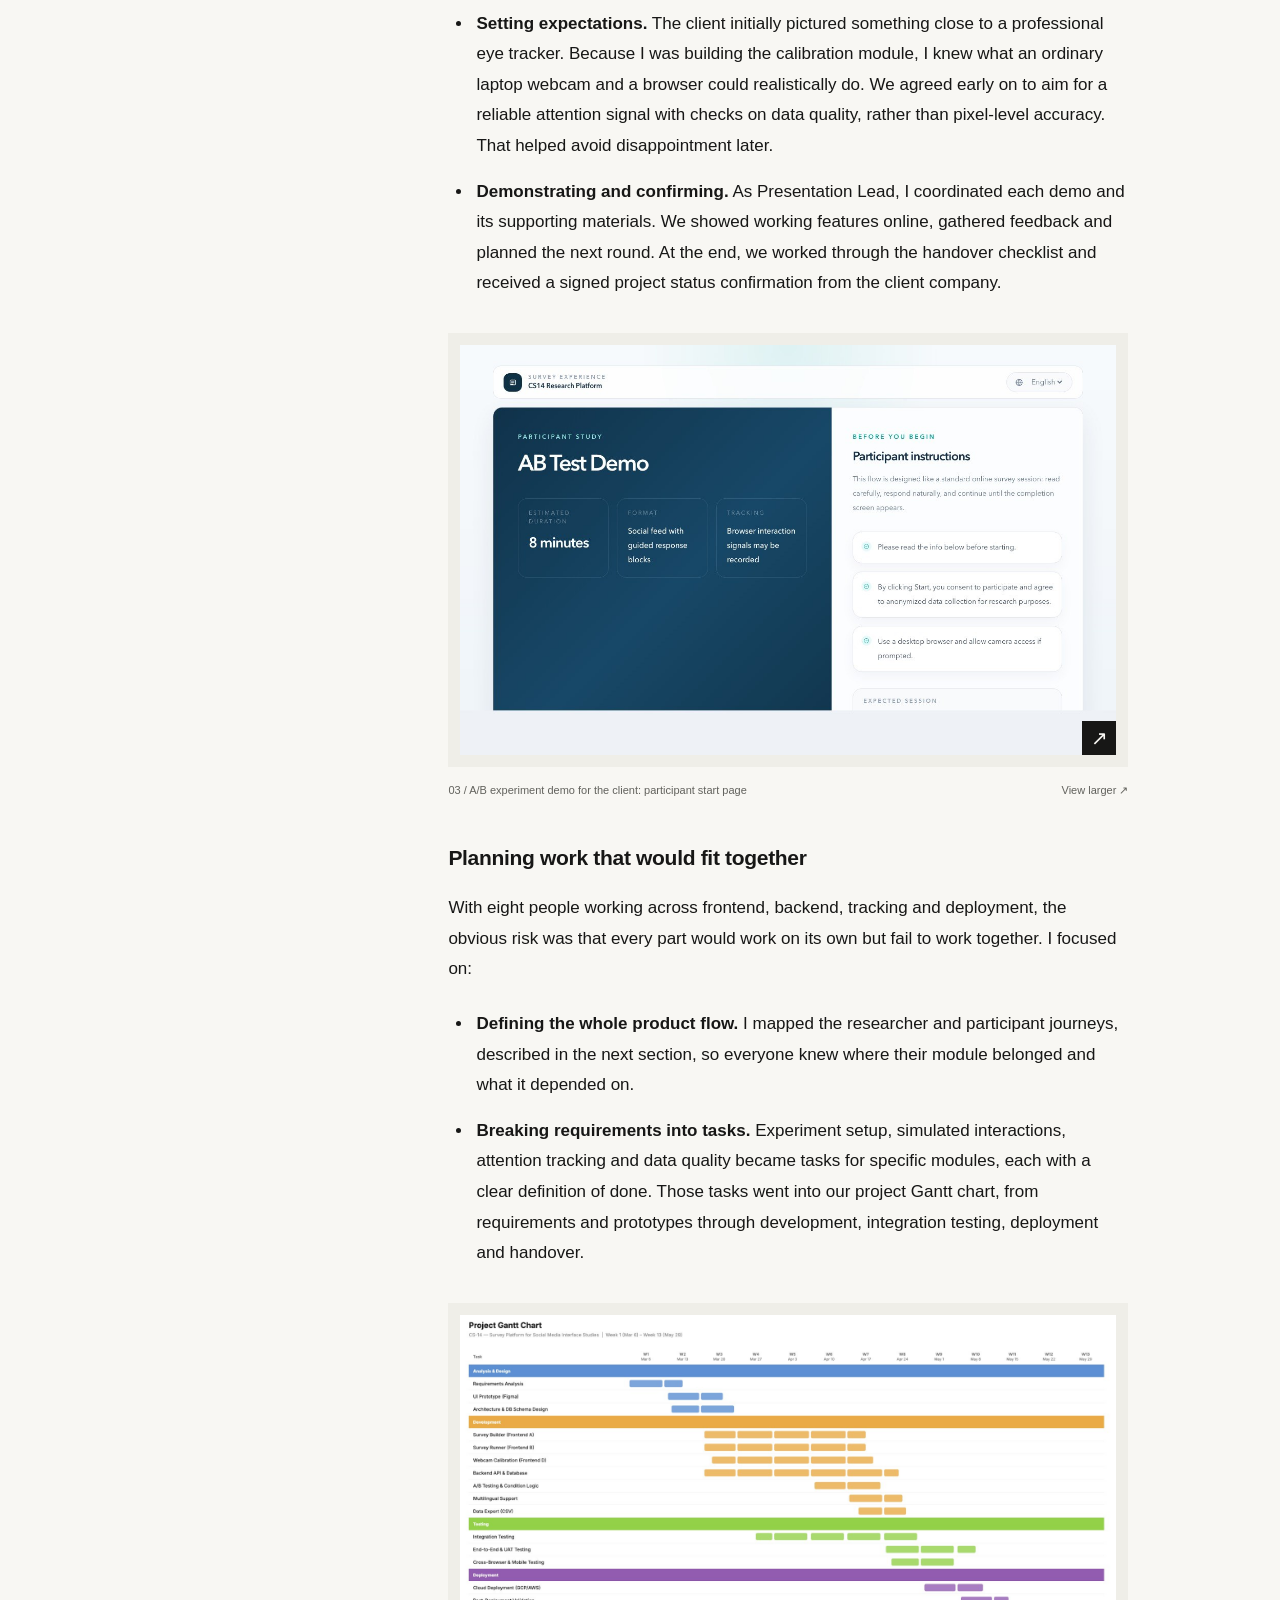
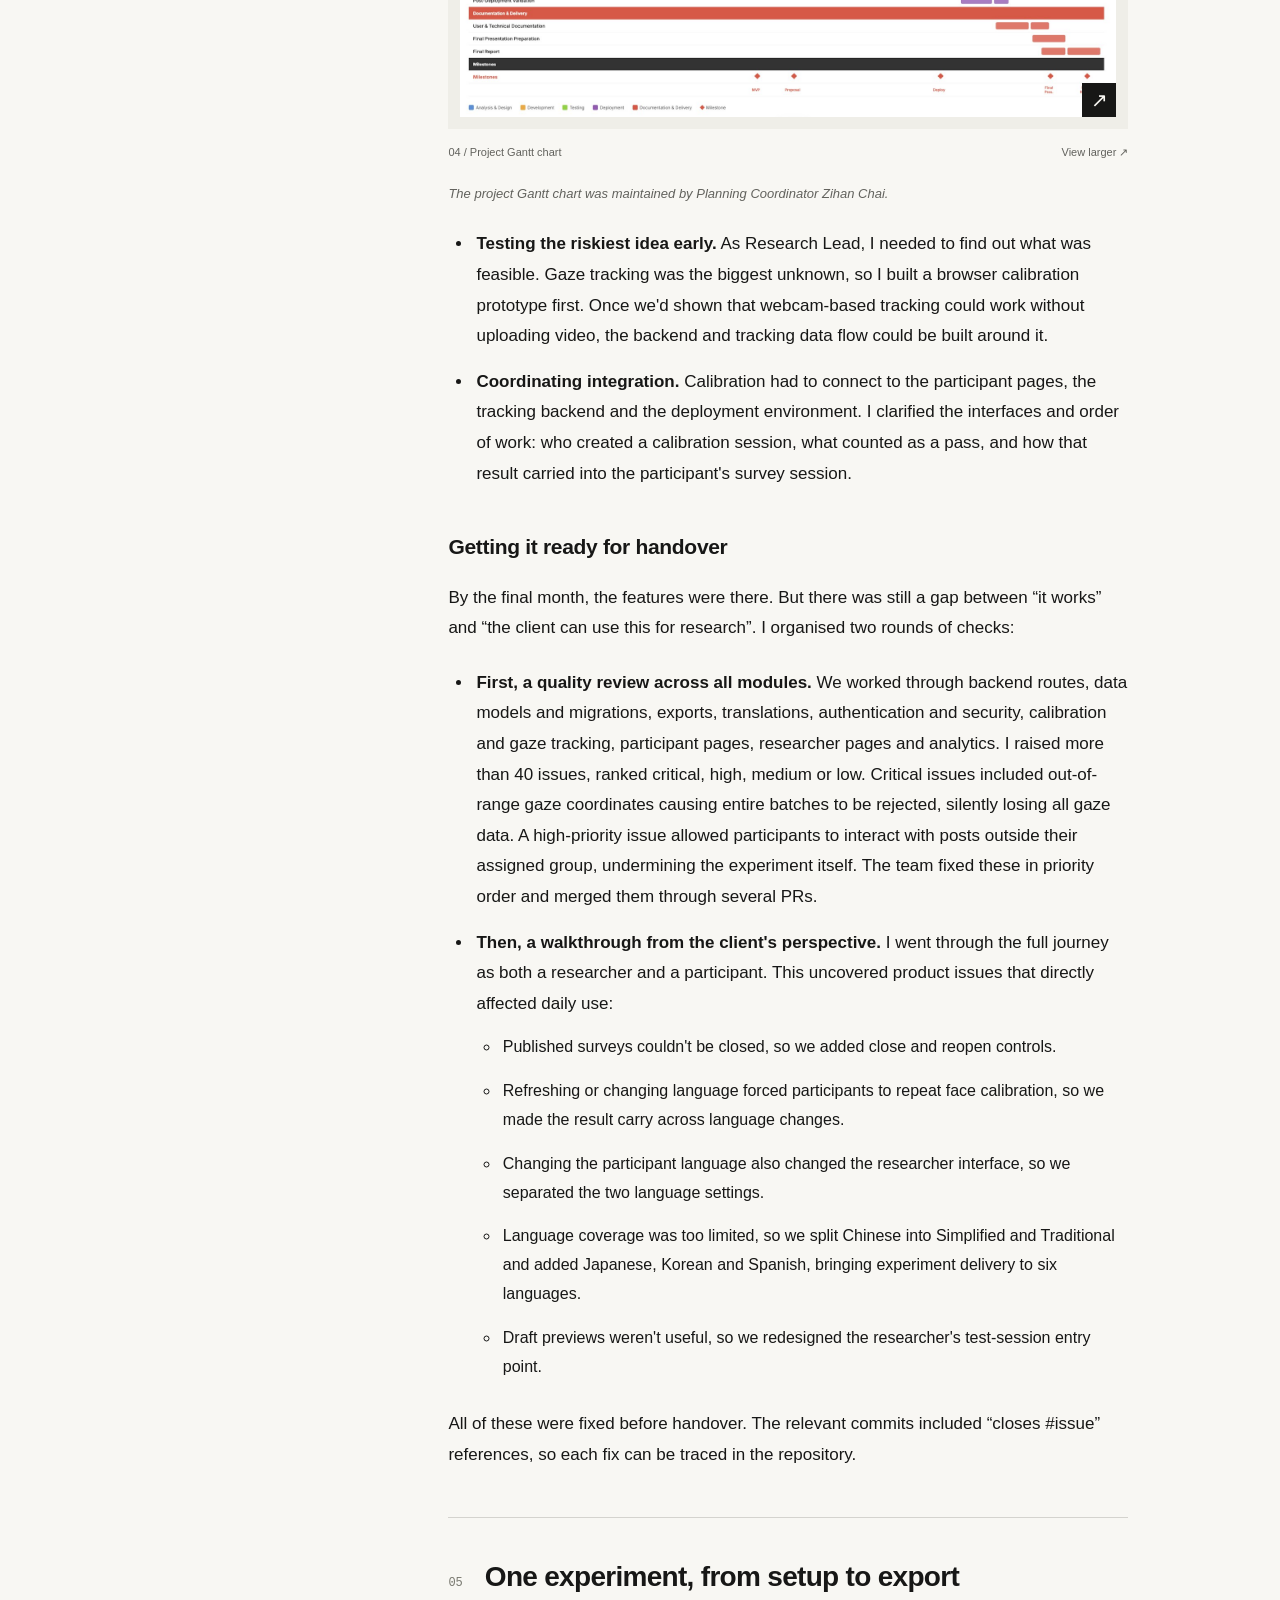
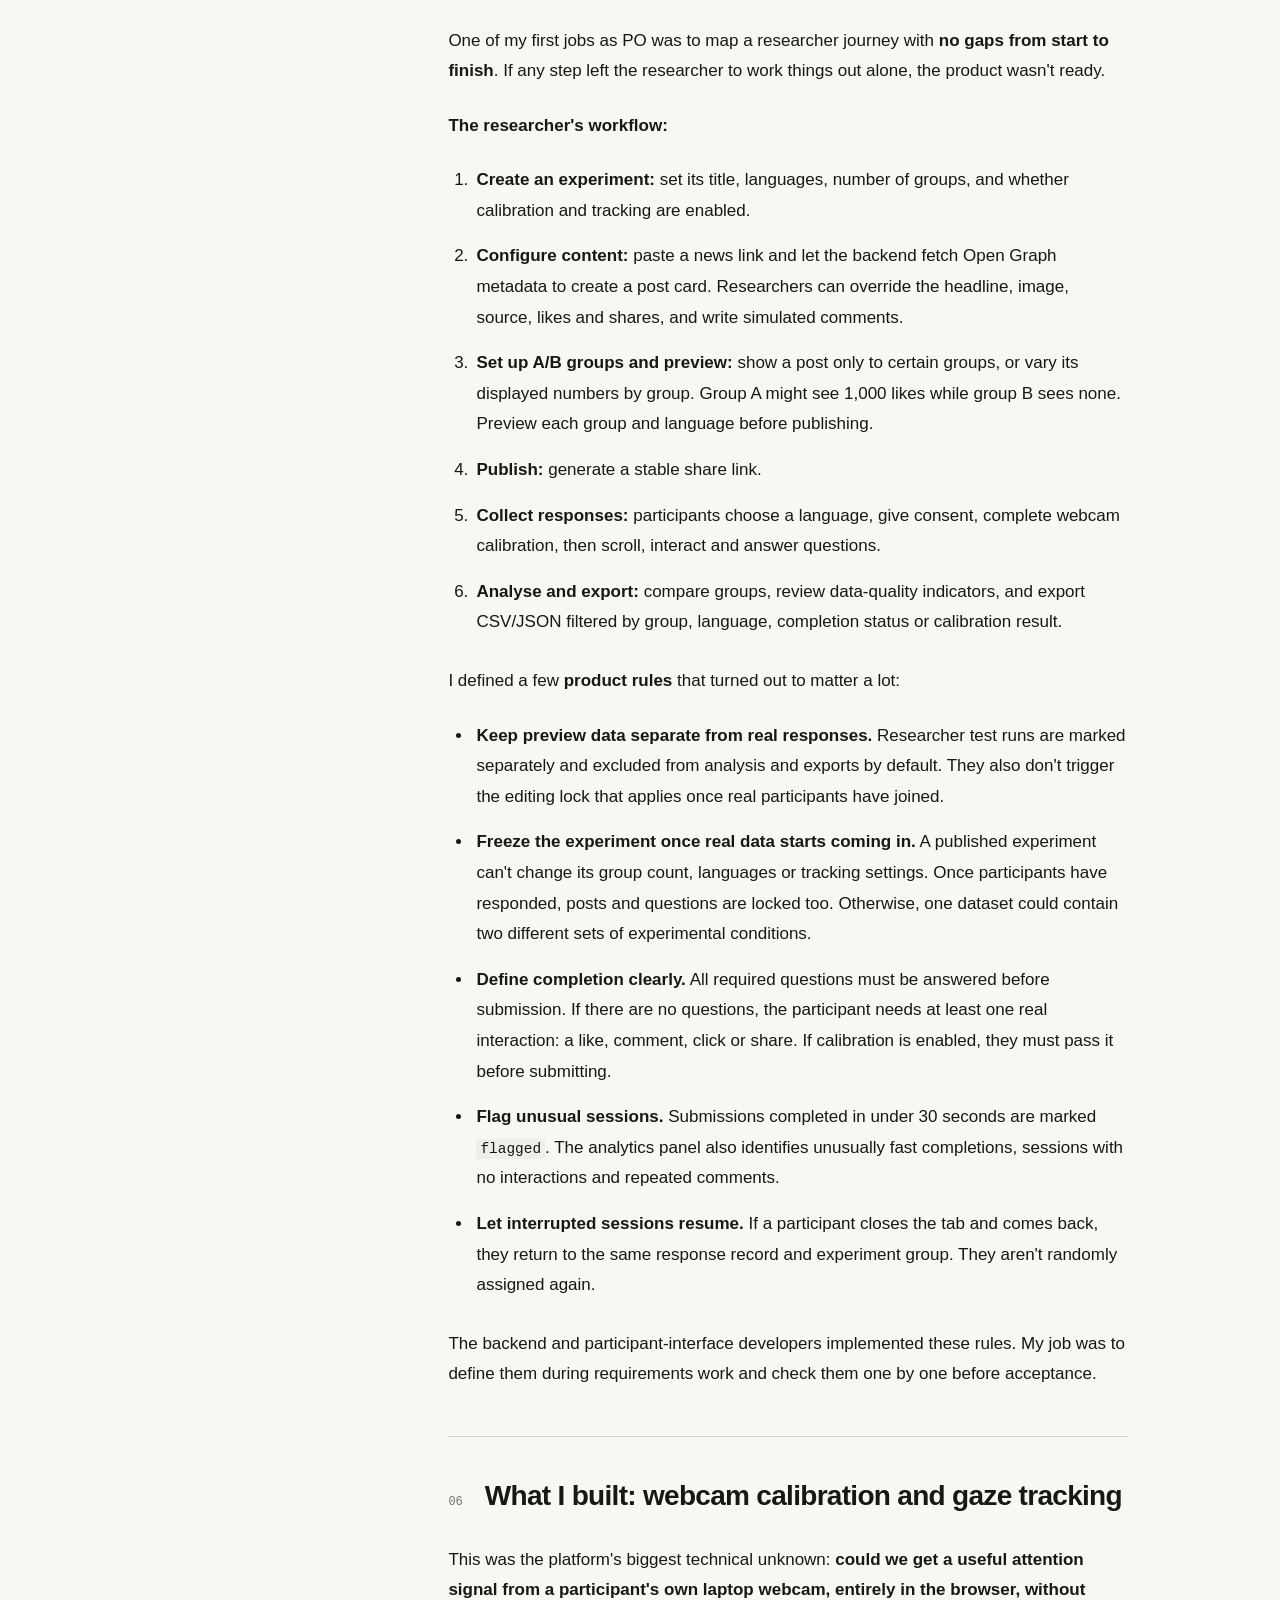
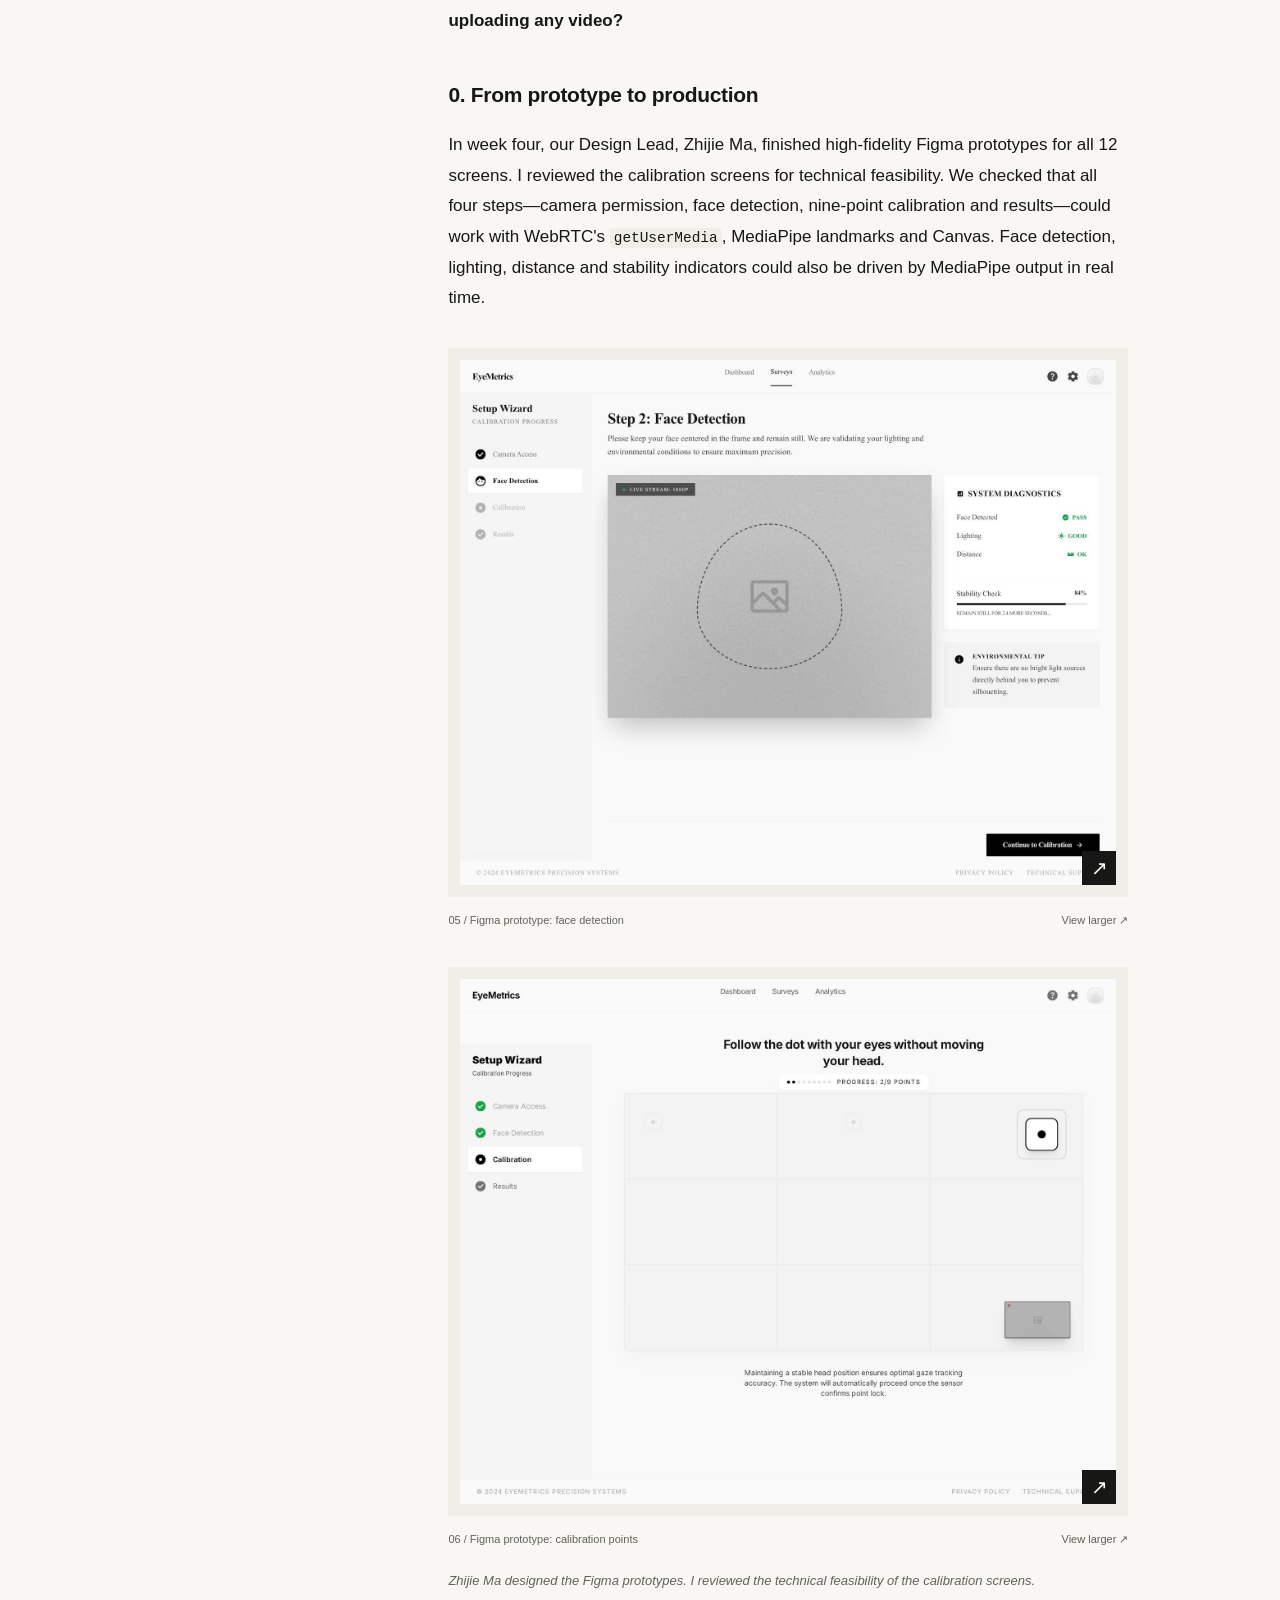
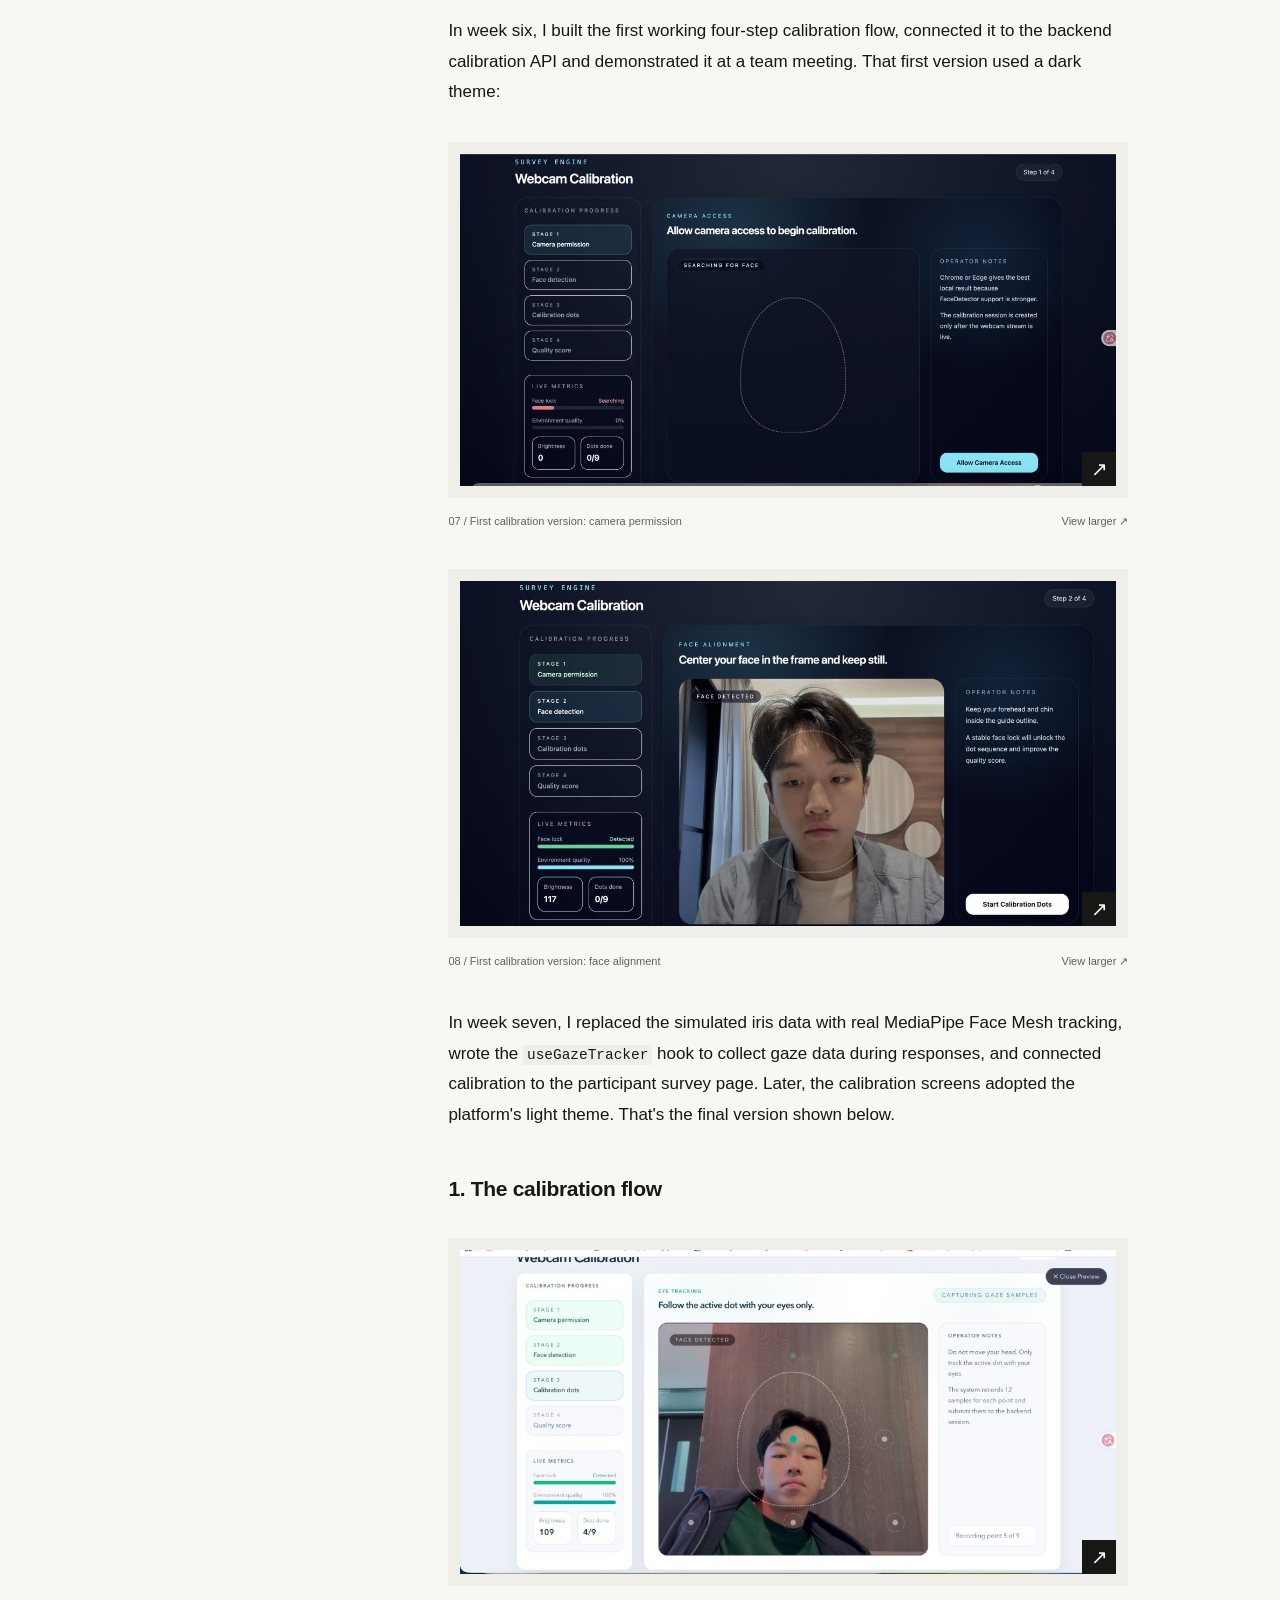
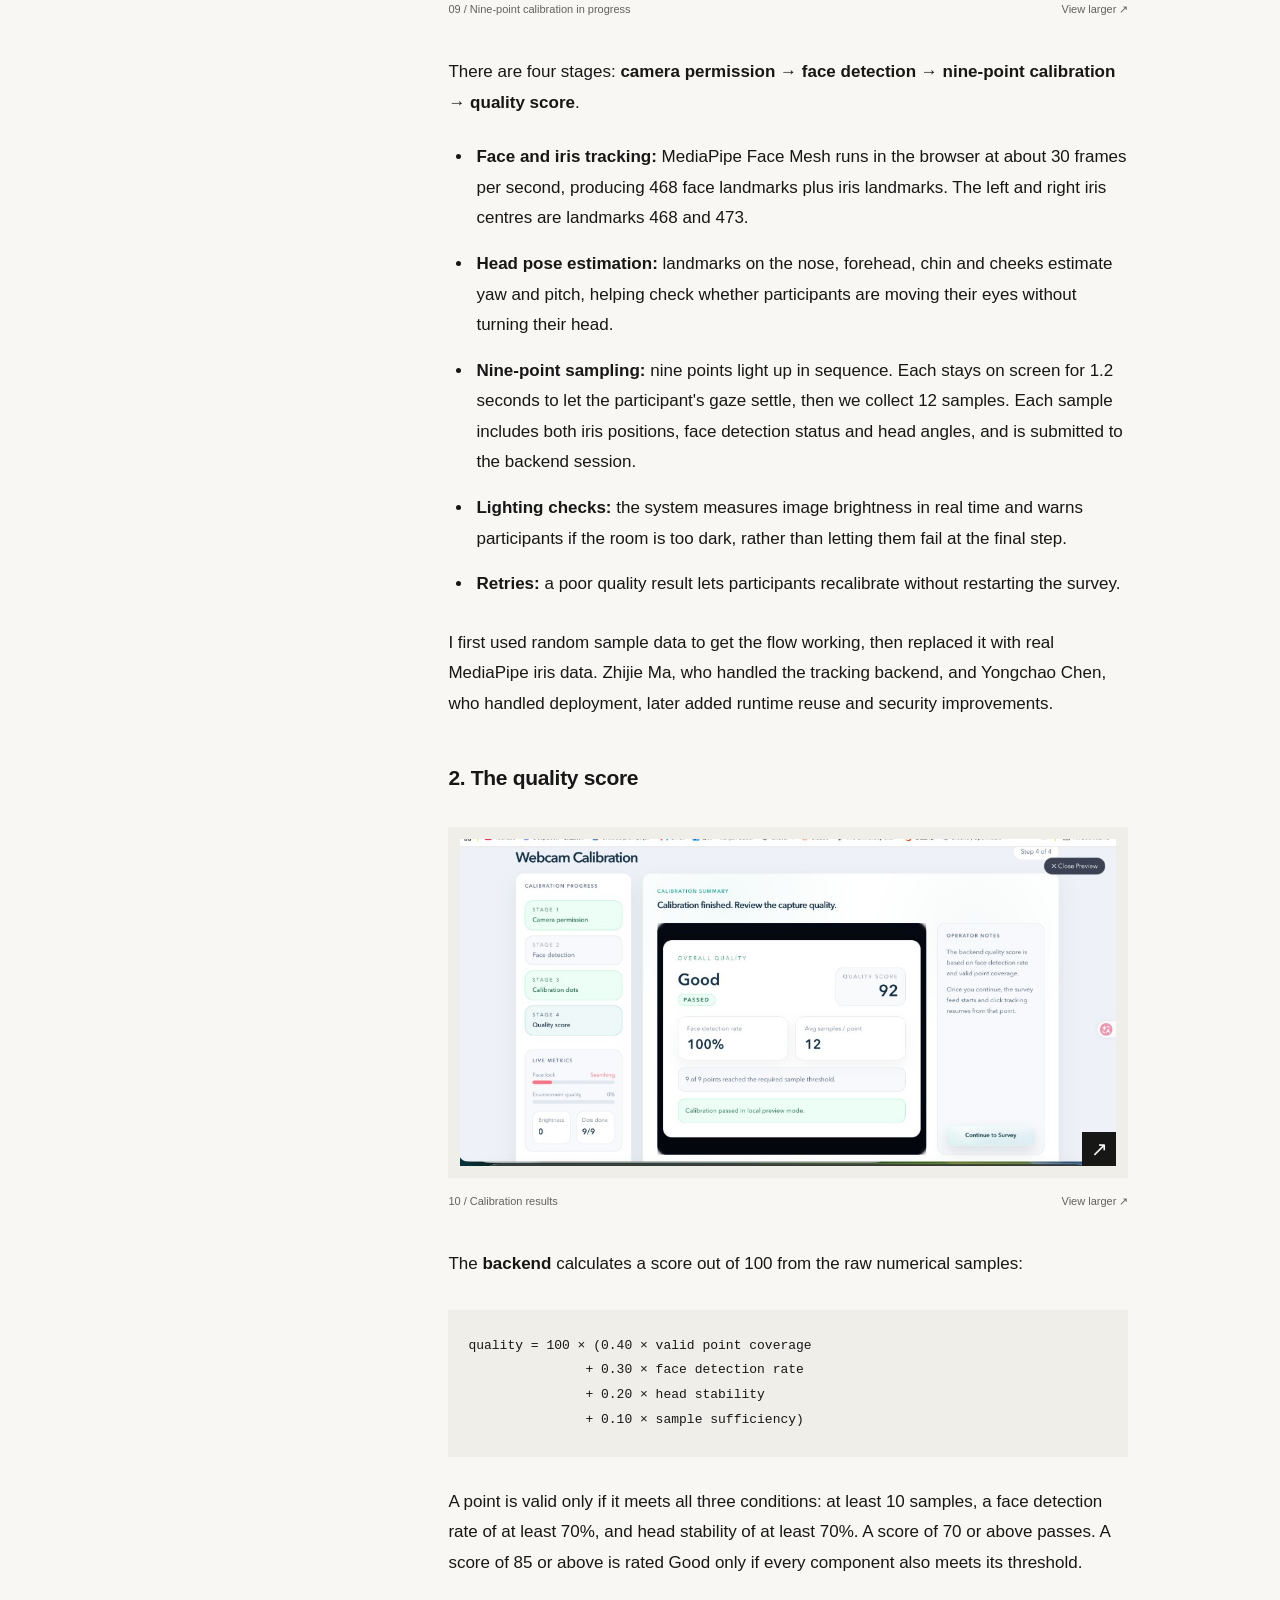
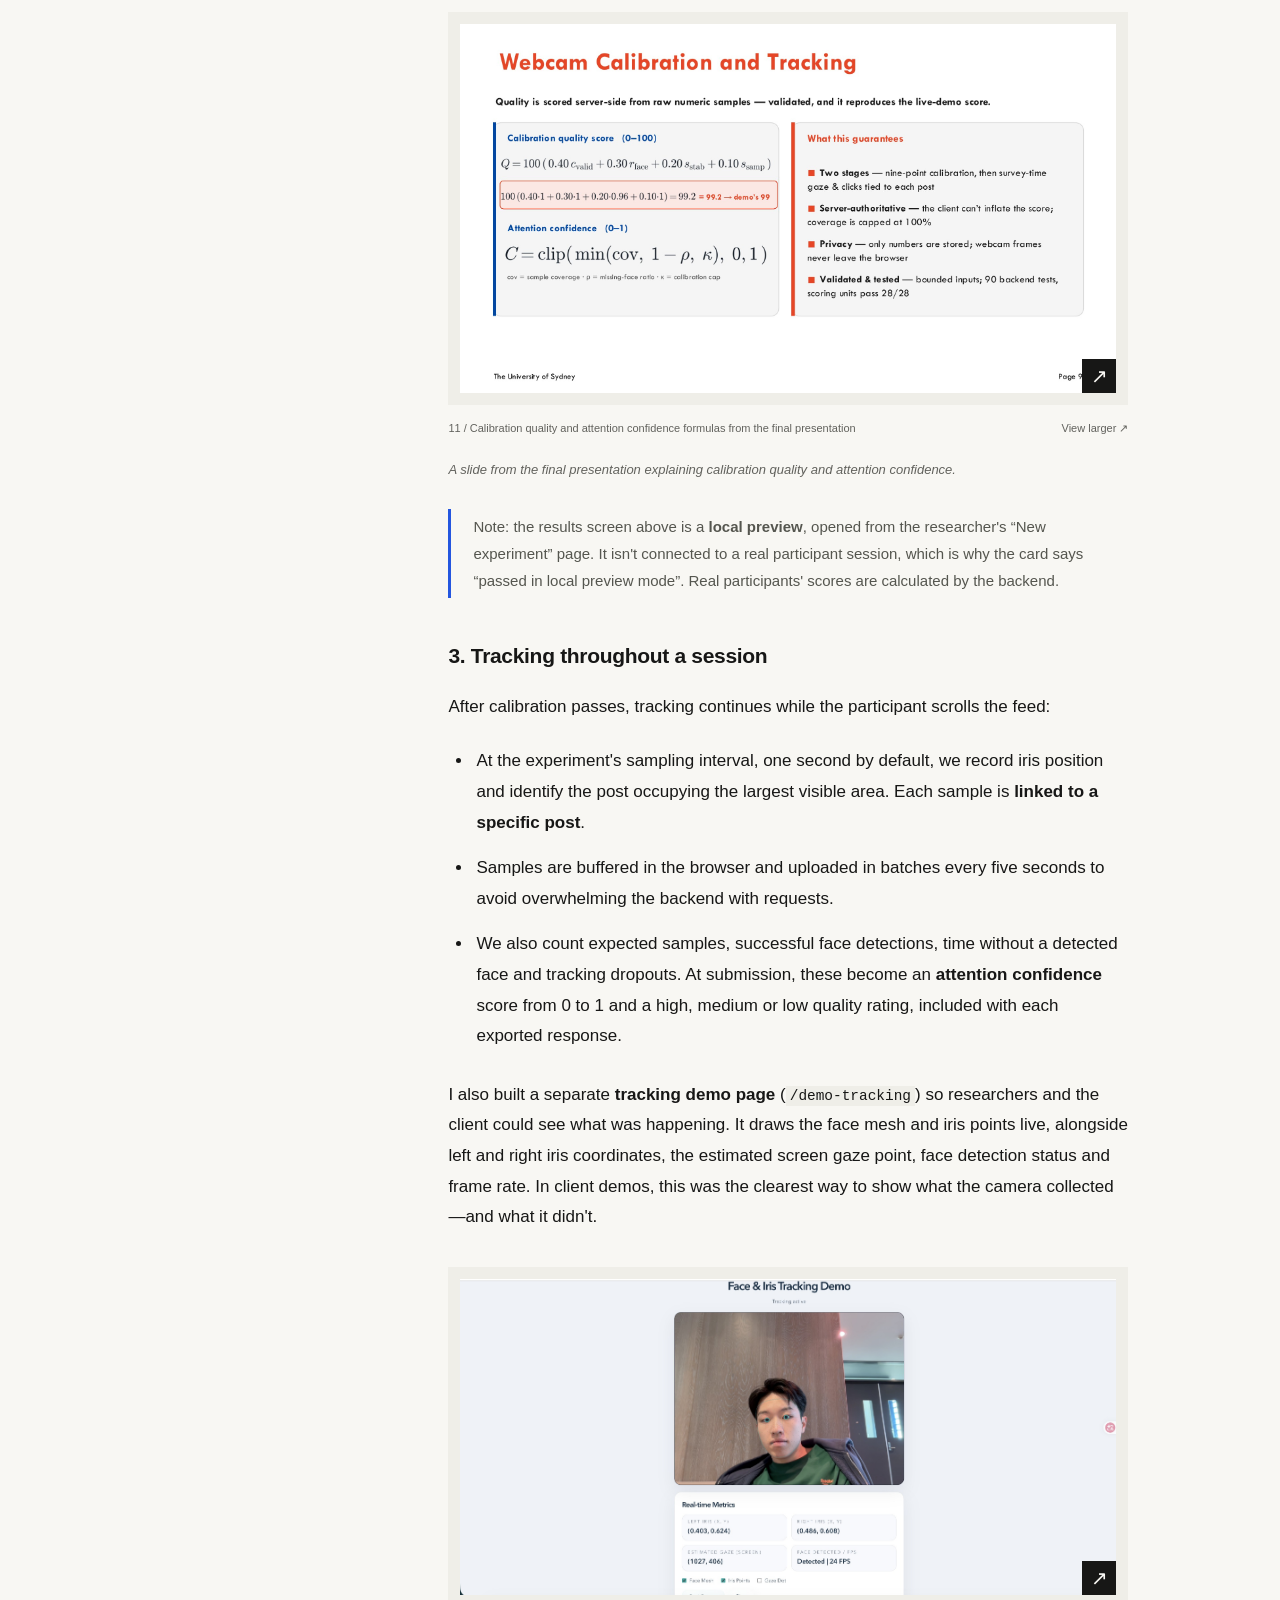
<file: projects/cs14-attention-platform/index.html>
<!doctype html>
<html lang="zh-Hans"><head><meta charset="utf-8"><meta name="viewport" content="width=device-width, initial-scale=1"><meta name="application-name" content="Galaxy"><meta property="og:site_name" content="Galaxy"><title>把注意力变成可信的数据：一个社交媒体实验平台的产品与校准实践 · Galaxy</title><meta name="description" content="社交媒体实验与注意力分析平台：客户对接、产品统筹，以及浏览器端校准与视线追踪。"><link rel="stylesheet" href="../../style.css?v=6f092543e8e5"><link rel="stylesheet" href="story.css?v=10537ea88bba"><link rel="stylesheet" href="../../pet.css?v=651a02dda43a">
</head>
<body class="story-page attention-story"><a class="skip" href="#story" data-i18n="skip">跳至正文</a><header><a data-i18n="brand" class="wordmark brand-wordmark" lang="en" href="/tianjun-portfolio/" aria-label="Galaxy home">Galaxy<span class="logo-dot"></span></a><nav aria-label="Main navigation"><details class="site-explore"><summary>Explore</summary><div class="explore-menu"><a data-project-nav="attention" href="/tianjun-portfolio/projects/cs14-attention-platform/">Attention research platform</a><a data-project-nav="flash" href="/tianjun-portfolio/projects/flash-man/">Flash Man</a><a data-project-nav="deyan" href="/tianjun-portfolio/projects/deyan-gis-internship/">AI + GIS internship</a><a data-project-nav="raizz" href="/tianjun-portfolio/projects/raizz-growth/">raizz internship</a></div></details><a data-i18n="blog" href="/tianjun-portfolio/blog/">Journal</a><a data-i18n="usage" class="usage-link" href="/tianjun-portfolio/ai-usage/">AI Token Usage</a><a data-i18n="contact" href="/tianjun-portfolio/#contact">Contact</a></nav><div class="language-switch" role="group" aria-label="Language / 語言"><button type="button" data-language="en" aria-pressed="true" lang="en">EN</button><span aria-hidden="true">/</span><button type="button" data-language="zh-CN" aria-pressed="false" lang="zh-Hans">简中</button><span aria-hidden="true">/</span><button type="button" data-language="zh" aria-pressed="false" lang="zh-Hant">繁中</button></div></header>
<main class="story-shell"><section class="story-hero" aria-labelledby="story-title"><div><a class="story-back" href="/tianjun-portfolio/#work" data-i18n="backWork">← 回到作品</a><p class="eyebrow">01 — ATTENTION / FIELD NOTES</p><h1 id="story-title" lang="zh-Hans">把注意力变成可信的数据</h1><p class="story-subtitle">一个社交媒体实验平台的产品与校准实践</p><div class="story-meta"><span>CS14 — 2026.02 / 06</span><span data-i18n="original">項目手記</span><span data-i18n="figures">12 幅配圖</span></div></div><div class="attention-art" aria-hidden="true"><div><i></i><i></i><i></i><i></i><i></i><i></i><i></i><i></i><i></i></div><span>09 POINTS / ONE PERSPECTIVE</span></div></section>
<div class="story-layout"><aside class="story-sidebar"><details class="story-contents" open><summary data-i18n="contents">文章目錄</summary><nav aria-label="文章章节"><a href="#chapter-01"><span>01</span><span class="chapter-label">一句话介绍</span></a><a href="#chapter-02"><span>02</span><span class="chapter-label">为什么要做这个</span></a><a href="#chapter-03"><span>03</span><span class="chapter-label">我的角色</span></a><a href="#chapter-04"><span>04</span><span class="chapter-label">统筹：在客户和团队之间</span></a><a href="#chapter-05"><span>05</span><span class="chapter-label">产品：把一个实验拆成一条完整的流程</span></a><a href="#chapter-06"><span>06</span><span class="chapter-label">我写的部分：浏览器端摄像头校准与视线追踪</span></a><a href="#chapter-07"><span>07</span><span class="chapter-label">我的思考</span></a><a href="#chapter-08"><span>08</span><span class="chapter-label">结语</span></a></nav></details><a class="story-top" href="#story-title" data-i18n="top">回到開頭 ↑</a></aside><article id="story" class="essay" lang="zh-Hans">
<blockquote class="project-brief">
<p class="essay-paragraph"><strong>Social Media Survey Platform with Webcam-Calibrated Attention Tracking</strong><br/>
2026.02 – 2026.06 · 悉尼大学 COMP5703 Capstone（CS14-1）· 客户委托 · 已上线<br/>
我的角色：<strong>Product Owner</strong>（客户对接 · 产品规划 · 8 人团队统筹）· <strong>Research Lead</strong> · <strong>Presentation Lead</strong> ＋ <strong>浏览器端校准与视线追踪（前端开发）</strong><br/>
技术栈：Next.js 15 · React · TypeScript · Tailwind · FastAPI · PostgreSQL · MediaPipe Face Mesh · WebRTC<br/>
线上地址：<a href="https://cs14.kazelis.top/" rel="noopener noreferrer" target="_blank">cs14.kazelis.top</a> · 文档站：<a href="https://cs14-docs.kazelis.top/" rel="noopener noreferrer" target="_blank">cs14-docs.kazelis.top</a></p>
</blockquote>
<hr/>
<section aria-labelledby="chapter-01-title" class="essay-chapter" id="chapter-01"><h2 id="chapter-01-title"><span aria-hidden="true" class="chapter-number">01</span>一句话介绍</h2>
<p class="essay-paragraph">这是一个给研究者用的<strong>社交媒体实验平台</strong>。研究者可以搭建一个"看起来像 X / Instagram / rednote"的信息流，自己控制每条帖子的标题、配图、点赞数和评论，把参与者随机分到不同实验组，再通过摄像头校准和浏览器端视线追踪，记录参与者<strong>看了什么、点了什么、停留了多久</strong>，最后导出成可以直接分析的数据。</p>
<figure class="essay-figure"><a aria-label="放大：参与者开始页" class="figure-link" data-image="0" href="images/participant-start.png"><img alt="参与者开始页" decoding="async" height="800" loading="lazy" src="images/participant-start.png" width="1280"/><span aria-hidden="true" class="figure-zoom">↗</span></a><figcaption><span>01 / 参与者开始页</span><span>点击放大 ↗</span></figcaption></figure>
</section><section aria-labelledby="chapter-02-title" class="essay-chapter" id="chapter-02"><h2 id="chapter-02-title"><span aria-hidden="true" class="chapter-number">02</span>为什么要做这个</h2>
<p class="essay-paragraph">研究"虚假信息""可信度线索""点赞数对判断的影响"这类问题时，研究者会遇到两难：</p>
<ul>
<li><strong>用真实平台</strong>：内容、排序、推荐全都不可控，还涉及平台条款和伦理审批的问题。</li>
<li><strong>用传统问卷工具</strong>：内容可控，但参与者看到的是一张截图加一道选择题，完全没有刷信息流的节奏感，也采不到"注意力"这类行为数据。</li>
</ul>
<p class="essay-paragraph">委托我们的客户公司：社交媒体与信息传播研究的公司要的，正是两者之间的一种东西：<strong>看起来像社交媒体、但每个变量都由研究者控制</strong>，而且能告诉研究者"这条数据靠不靠得住"。</p>
</section><section aria-labelledby="chapter-03-title" class="essay-chapter" id="chapter-03"><h2 id="chapter-03-title"><span aria-hidden="true" class="chapter-number">03</span>我的角色</h2>
<p class="essay-paragraph">这个项目里，我站在<strong>客户公司</strong>和<strong>我们的团队</strong>中间。</p>
<p class="essay-paragraph">客户是一家公司，平台最终交给他们内部的研究人员使用。他们清楚自己要研究什么、需要什么样的数据，但不会、也不需要关心 FastAPI 和 MediaPipe 是什么。我们这边是 8 位分属前端、后端、追踪、部署不同方向的同学，每个人都能把自己那块做好，但需要有人回答"我们到底在做一个什么产品、先做什么、做到什么程度算完"。我的工作就是回答这些问题。</p>
<p class="essay-paragraph">具体来说，我有两重身份：</p>
<ol>
<li><strong>Product Owner</strong>：对外，我是客户公司需求的入口，负责和客户方对接人开会、澄清需求、管理期望，以及最终的交付验收；对内，我负责产品规划，把客户的业务和研究诉求拆成团队可以执行的产品流程、规则和开发任务，协调各模块的边界和集成顺序，并在验收阶段组织问题排查和修复。</li>
<li><strong>校准与视线追踪模块的开发者</strong>：参与者端的摄像头校准流程、MediaPipe 虹膜追踪、持续视线采集 hook，以及研究者侧的追踪演示页，最初都是我写的。</li>
</ol>
<p class="essay-paragraph">在项目提案的正式分工里，我还担任两个角色：<strong>Research Lead</strong>，负责主导技术可行性研究，重点是视线追踪方法和效果评估；<strong>Presentation Lead</strong>，负责统筹项目演示、汇报材料和面向客户的技术说明。</p>
<h3>团队分工</h3>
<div aria-label="团队分工，小屏幕可横向滑动。" class="story-table" role="region" tabindex="0"><table>
<thead>
<tr>
<th scope="col">成员</th>
<th scope="col">负责部分</th>
</tr>
</thead>
<tbody>
<tr>
<td>Yurou Chen</td>
<td>Team leader；参与者端 Survey Runner 与参与者前端</td>
</tr>
<tr>
<td>Song Shi</td>
<td>研究者端 UX 打磨；平台风格的参与者导航</td>
</tr>
<tr>
<td>Qiuyi Li</td>
<td>Survey API；问卷数据模型；前后端联调</td>
</tr>
<tr>
<td>Zhenyu Zhang</td>
<td>后端数据与导出；Schema、CSV/JSON、数据库迁移、数据安全</td>
</tr>
<tr>
<td>Zhijie Ma</td>
<td>追踪数据链路与隐私；追踪后端测试与文档；最终证据与答辩材料</td>
</tr>
<tr>
<td><strong>Tianjun Gao（我）</strong></td>
<td><strong>Product Owner：客户对接、产品规划、需求拆解与验收；Research Lead；Presentation Lead；浏览器端校准；MediaPipe / WebRTC 视线追踪</strong></td>
</tr>
<tr>
<td>Zihan Chai</td>
<td>研究者端 Survey Builder；工作流结构；文档与规划</td>
</tr>
<tr>
<td>Yongchao Chen</td>
<td>DevOps 与部署；Docker / 云端；校准运行时的稳定性</td>
</tr>
</tbody>
</table></div>
<hr/>
</section><section aria-labelledby="chapter-04-title" class="essay-chapter" id="chapter-04"><h2 id="chapter-04-title"><span aria-hidden="true" class="chapter-number">04</span>统筹：在客户和团队之间</h2>
<h3>对客户：把一句话的需求变成可以验收的东西</h3>
<figure class="essay-figure"><a aria-label="放大：与客户公司的会议" class="figure-link" data-image="1" href="images/client-meeting.jpg"><img alt="与客户公司的会议" decoding="async" height="665" loading="lazy" src="images/client-meeting.jpg" width="1024"/><span aria-hidden="true" class="figure-zoom">↗</span></a><figcaption><span>02 / 与客户公司的会议</span><span>点击放大 ↗</span></figcaption></figure>
<p class="essay-paragraph">整个项目期间，我们和客户公司的对接人保持定期会议，每周一次，共 13 次。每次会上我主要做三件事：</p>
<ul>
<li><strong>澄清需求</strong>：客户方提的需求往往是一句话，比如"研究者如果想展示评论，必须自己手写评论内容"，或者"参与者的点赞、评论是额外需要保存的数据"。我会当场追问使用场景和边界，会后整理成团队能直接开工的需求。前一句后来变成了"研究者手写假评论"功能，后一句变成了"研究者设置的展示数值"和"参与者真实互动"两套分开的数据。</li>
<li><strong>管理期望</strong>：客户方最初对"眼动追踪"的想象接近专业眼动仪。因为我自己在做校准模块，知道普通笔记本摄像头加浏览器能做到什么程度，所以能在早期就把目标定成"可靠的注意力信号 + 数据质量闸门"，而不是承诺像素级精度，避免了项目后期的落差。</li>
<li><strong>演示与确认</strong>：作为 Presentation Lead，我负责统筹每个阶段给客户方的演示和汇报材料。我们用线上 Demo 展示真实效果，拿到反馈后排进下一轮。项目收尾时，我们按交付清单逐项完成交接，并拿到了客户公司签字的项目状态确认表。</li>
</ul>
<figure class="essay-figure"><a aria-label="放大：给客户演示用的 A/B 实验 Demo：参与者开始页" class="figure-link" data-image="2" href="images/ab-test-demo-start.jpg"><img alt="给客户演示用的 A/B 实验 Demo：参与者开始页" decoding="async" height="800" loading="lazy" src="images/ab-test-demo-start.jpg" width="1280"/><span aria-hidden="true" class="figure-zoom">↗</span></a><figcaption><span>03 / 给客户演示用的 A/B 实验 Demo：参与者开始页</span><span>点击放大 ↗</span></figcaption></figure>
<h3>对团队：规划、拆解、对齐</h3>
<p class="essay-paragraph">8 个人分布在前端、后端、追踪和部署四条线上，最容易出的问题是"每块都做完了，但拼不起来"。我做的事情主要有：</p>
<ul>
<li><strong>定义完整的产品流程</strong>：先把研究者和参与者的完整路径画出来（详见下一节），让每个人都知道自己负责的模块处在链路的哪一环、上下游是谁。</li>
<li><strong>把需求拆成任务</strong>：把实验配置、互动模拟、注意力追踪、数据质量这几块复杂需求，拆成可以分配到具体模块的开发任务，并明确每个任务"做到什么程度算完成"。这些任务最终落在团队的项目甘特图上，从需求分析、原型设计、各模块开发，一直排到集成测试、部署和最终交付：</li>
</ul>
<figure class="essay-figure"><a aria-label="放大：项目甘特图" class="figure-link" data-image="3" href="images/project-gantt.jpg"><img alt="项目甘特图" decoding="async" height="982" loading="lazy" src="images/project-gantt.jpg" width="1600"/><span aria-hidden="true" class="figure-zoom">↗</span></a><figcaption><span>04 / 项目甘特图</span><span>点击放大 ↗</span></figcaption></figure>
<p class="essay-paragraph"><em>项目甘特图，由 Planning Coordinator Zihan Chai 维护。</em></p>
<ul>
<li><strong>前置技术风险</strong>：作为 Research Lead，我的职责之一是"研究可行性"。眼动追踪是全项目不确定性最高的一块，所以我先自己动手做出浏览器端校准的原型，验证"只用摄像头、不上传视频"这条路走得通，再让后端和追踪数据链路围绕它展开。</li>
<li><strong>协调模块集成</strong>：校准模块需要和参与者端页面、追踪后端、部署环境三方对接。我负责理清它们之间的接口和集成顺序，比如校准会话由谁创建、何时算通过、通过后怎么把状态带进作答流程。</li>
</ul>
<h3>验收阶段：组织问题排查与修复</h3>
<p class="essay-paragraph">项目最后一个月，平台功能已经齐了，但"能用"和"能交付给客户公司投入研究使用"之间还有很大距离。这个阶段我组织了两轮系统性的问题排查：</p>
<ul>
<li><strong>第一轮：全模块质量审计。</strong> 按模块（后端路由、数据模型与迁移、导出、翻译、鉴权安全、校准与视线、参与者端、研究者端、分析面板）和严重程度（critical / high / medium / low）逐项梳理，共提交了 40 多个问题，其中包括"视线坐标越界导致整批数据被拒、视线数据全部静默丢失"这样的 critical 问题，以及"参与者可以和不属于自己实验组的帖子互动"这类直接影响实验有效性的 high 问题。团队按优先级分批修复，用几个 PR 集中合入。</li>
<li><strong>第二轮：从客户公司的研究者视角走查。</strong> 我以研究者和参与者的身份把整个流程走了一遍，提出了几个直接影响使用体验的产品问题，包括：
<ul>
<li>已发布的问卷无法关闭 → 增加了"关闭 / 重新开放问卷"；</li>
<li>刷新或切换语言后要重新做一遍人脸校准 → 增加了"校准结果跨语言沿用"；</li>
<li>参与者端切换语言会影响研究者端的界面语言 → 两端语言状态彻底隔离；</li>
<li>语言覆盖不够 → 中文拆分为简体和繁体，并新增日语、韩语、西班牙语，最终支持 6 种语言的实验投递；</li>
<li>草稿状态下的预览没有意义 → 重新设计了研究者的测试会话入口。</li>
</ul>
</li>
</ul>
<p class="essay-paragraph">这些问题全部在交付前修复完成，对应的修复提交都写了"closes #issue 编号"，可以在仓库里逐条追溯。</p>
<hr/>
</section><section aria-labelledby="chapter-05-title" class="essay-chapter" id="chapter-05"><h2 id="chapter-05-title"><span aria-hidden="true" class="chapter-number">05</span>产品：把一个实验拆成一条完整的流程</h2>
<p class="essay-paragraph">我做 PO 时最先做的事，是把研究者的工作画成一条<strong>从头到尾不断开</strong>的链路。只要中间任何一步需要研究者"自己想办法"，这个工具就不算真的能用。</p>
<p class="essay-paragraph"><strong>研究者侧：</strong></p>
<ol>
<li><strong>创建实验</strong>：标题、语言、实验组数量、是否开启校准和追踪。</li>
<li><strong>配置内容</strong>：粘贴新闻链接，后端自动抓取 Open Graph 元数据生成帖子卡片；研究者可以覆盖标题、图片、来源、点赞数、分享数，并手动写"假评论"。</li>
<li><strong>A/B 分组与预览</strong>：每条帖子可以只对某些组可见，或者按组覆盖展示数值，比如 A 组看到 1000 个赞、B 组看到 0 个。发布前可以按组、按语言预览。</li>
<li><strong>发布</strong>：生成一个稳定的分享链接。</li>
<li><strong>参与者作答</strong>：选语言 → 同意 → 摄像头校准 → 刷信息流、互动、答题。</li>
<li><strong>分析与导出</strong>：分组对比、数据质量提示，以及按组、语言、完成状态、校准结果筛选的 CSV/JSON 导出。</li>
</ol>
<p class="essay-paragraph">在这条链路上，我定义了几条后来证明很关键的<strong>产品规则</strong>：</p>
<ul>
<li><strong>预览数据和正式数据隔离</strong>：研究者自己试跑产生的数据单独标记，默认不进入分析和导出，也不会触发"已有参与者，禁止修改实验"的锁。</li>
<li><strong>实验一旦有正式数据就冻结结构</strong>：已发布的实验不能再改分组数、语言、追踪配置；有参与者作答后，帖子和题目也不能再改。否则同一份数据集里会混进两套实验条件。</li>
<li><strong>完成判定</strong>：有必答题时，必须全部答完才能提交；没有题目时，至少要有一次真实互动（点赞、评论、点击、分享）。开启校准的实验，校准不通过不能提交。</li>
<li><strong>异常会话标记</strong>：用时少于 30 秒的提交会被标记为 <code>flagged</code>，分析面板里还会单独列出"快速完成""零互动""重复评论"等会话。</li>
<li><strong>中断后可恢复</strong>：参与者关掉标签页再回来，会回到同一条作答记录和同一个实验组，不会被重新随机分组。</li>
</ul>
<p class="essay-paragraph">这些规则的具体实现由后端和参与者端的同学完成。我的工作是在需求阶段就把它们定下来，并在验收时逐条对照。</p>
<hr/>
</section><section aria-labelledby="chapter-06-title" class="essay-chapter" id="chapter-06"><h2 id="chapter-06-title"><span aria-hidden="true" class="chapter-number">06</span>我写的部分：浏览器端摄像头校准与视线追踪</h2>
<p class="essay-paragraph">这是整个平台里技术不确定性最高的一块：<strong>能不能只用参与者自己的笔记本摄像头，在浏览器里、不上传任何视频，得到可用的注意力信号？</strong></p>
<h3>0. 从原型到上线</h3>
<p class="essay-paragraph">第 4 周，团队的 Design Lead Zhijie Ma 在 Figma 里完成了全部 12 个界面的高保真原型。我负责从技术可行性的角度评审其中的校准界面：逐一确认"摄像头权限 → 人脸检测 → 九点校准 → 结果"这四步，在浏览器里都能用 WebRTC 的 <code>getUserMedia</code>、MediaPipe 人脸关键点和 Canvas 实现；人脸检测、光线、距离、稳定度这些状态指示，也都能由 MediaPipe 的输出实时驱动。</p>
<figure class="essay-figure"><a aria-label="放大：Figma 原型：人脸检测" class="figure-link" data-image="4" href="images/prototype-face-detection.jpg"><img alt="Figma 原型：人脸检测" decoding="async" height="1280" loading="lazy" src="images/prototype-face-detection.jpg" width="1600"/><span aria-hidden="true" class="figure-zoom">↗</span></a><figcaption><span>05 / Figma 原型：人脸检测</span><span>点击放大 ↗</span></figcaption></figure>
<figure class="essay-figure"><a aria-label="放大：Figma 原型：校准点" class="figure-link" data-image="5" href="images/prototype-calibration.jpg"><img alt="Figma 原型：校准点" decoding="async" height="1280" loading="lazy" src="images/prototype-calibration.jpg" width="1600"/><span aria-hidden="true" class="figure-zoom">↗</span></a><figcaption><span>06 / Figma 原型：校准点</span><span>点击放大 ↗</span></figcaption></figure>
<p class="essay-paragraph"><em>Figma 原型由 Zhijie Ma 设计，我负责校准界面的技术可行性评审。</em></p>
<p class="essay-paragraph">第 6 周，我做出了第一版可以运行的四步校准流程，接通了后端的校准接口，并在组会上做了演示。第一版是深色主题：</p>
<figure class="essay-figure"><a aria-label="放大：第一版校准：摄像头权限" class="figure-link" data-image="6" href="images/calibration-v1-permission.jpg"><img alt="第一版校准：摄像头权限" decoding="async" height="618" loading="lazy" src="images/calibration-v1-permission.jpg" width="1219"/><span aria-hidden="true" class="figure-zoom">↗</span></a><figcaption><span>07 / 第一版校准：摄像头权限</span><span>点击放大 ↗</span></figcaption></figure>
<figure class="essay-figure"><a aria-label="放大：第一版校准：人脸对齐" class="figure-link" data-image="7" href="images/calibration-v1-face-alignment.jpg"><img alt="第一版校准：人脸对齐" decoding="async" height="640" loading="lazy" src="images/calibration-v1-face-alignment.jpg" width="1219"/><span aria-hidden="true" class="figure-zoom">↗</span></a><figcaption><span>08 / 第一版校准：人脸对齐</span><span>点击放大 ↗</span></figcaption></figure>
<p class="essay-paragraph">第 7 周，我把占位用的模拟虹膜数据换成了真实的 MediaPipe Face Mesh 追踪，写了作答过程中持续采集视线的 <code>useGazeTracker</code> hook，并把校准接进参与者作答页面。之后，校准页面又统一成了和整个平台一致的浅色主题，也就是下面这个最终上线的版本。</p>
<h3>1. 校准流程</h3>
<figure class="essay-figure"><a aria-label="放大：校准过程：九点校准" class="figure-link" data-image="8" href="images/calibration-dots.jpg"><img alt="校准过程：九点校准" decoding="async" height="506" loading="lazy" src="images/calibration-dots.jpg" width="1024"/><span aria-hidden="true" class="figure-zoom">↗</span></a><figcaption><span>09 / 校准过程：九点校准</span><span>点击放大 ↗</span></figcaption></figure>
<p class="essay-paragraph">校准分四个阶段：<strong>摄像头权限 → 人脸检测 → 九点校准 → 质量评分</strong>。</p>
<ul>
<li><strong>人脸与虹膜追踪</strong>：用 MediaPipe Face Mesh 在浏览器里实时跑出 468 个面部关键点，加上虹膜关键点（左右虹膜中心分别是 468 和 473 号点），大约每秒 30 帧。</li>
<li><strong>头部姿态估计</strong>：用鼻尖、额头、下巴和两侧脸颊的关键点估算头部的偏航角（yaw）和俯仰角（pitch），用来判断参与者是不是"只动眼睛、没有转头"。</li>
<li><strong>九点采样</strong>：屏幕上依次亮起 9 个点。每个点先停留 1.2 秒，让视线稳定下来，再采 12 个样本，每个样本包含左右虹膜坐标、是否检测到人脸、头部角度，然后提交到后端会话。</li>
<li><strong>环境检测</strong>：实时计算画面亮度，在光线太暗时提前提示参与者，不让他们走到最后一步才失败。</li>
<li><strong>失败可重试</strong>：质量为 poor 时，参与者可以直接重新校准，不需要从头开始作答。</li>
</ul>
<p class="essay-paragraph">这个模块最早是用随机数模拟的样本跑通流程的，后来我把它换成了真实的 MediaPipe 虹膜数据。团队里负责追踪后端的 Zhijie Ma 和负责部署的 Yongchao Chen，后续又在这个基础上做了运行时复用和安全加固。</p>
<h3>2. 质量评分</h3>
<figure class="essay-figure"><a aria-label="放大：校准结果" class="figure-link" data-image="9" href="images/calibration-summary.png"><img alt="校准结果" decoding="async" height="511" loading="lazy" src="images/calibration-summary.png" width="1024"/><span aria-hidden="true" class="figure-zoom">↗</span></a><figcaption><span>10 / 校准结果</span><span>点击放大 ↗</span></figcaption></figure>
<p class="essay-paragraph">质量分由<strong>后端</strong>根据原始数值样本计算，满分 100：</p>
<pre aria-label="校准质量公式" tabindex="0"><code class="language-text">quality = 100 × (0.40 × 有效点覆盖率
               + 0.30 × 人脸检出率
               + 0.20 × 头部稳定度
               + 0.10 × 样本充足度)
</code></pre>
<p class="essay-paragraph">单个点要同时满足三个条件才算有效：至少 10 个样本、人脸检出率 ≥ 70%、头部稳定度 ≥ 70%。得分 ≥ 70 判定为通过，≥ 85 且各分项都达标才评为 Good。</p>
<figure class="essay-figure"><a aria-label="放大：期末答辩中的校准质量分与注意力置信度公式" class="figure-link" data-image="10" href="images/slide-quality-formula.jpg"><img alt="期末答辩中的校准质量分与注意力置信度公式" decoding="async" height="1125" loading="lazy" src="images/slide-quality-formula.jpg" width="2000"/><span aria-hidden="true" class="figure-zoom">↗</span></a><figcaption><span>11 / 期末答辩中的校准质量分与注意力置信度公式</span><span>点击放大 ↗</span></figcaption></figure>
<p class="essay-paragraph"><em>期末答辩中讲解校准质量分和注意力置信度计算方式的一页。</em></p>
<blockquote>
<p class="essay-paragraph">注：上图是研究者在"新建实验"页面里打开的<strong>本地预览模式</strong>，没有连接真实的参与者会话，所以结果卡片上写着 "passed in local preview mode"。真实参与者的分数由后端计算。</p>
</blockquote>
<h3>3. 作答过程中的持续视线追踪</h3>
<p class="essay-paragraph">校准通过后，追踪会在参与者刷信息流的全过程中持续运行：</p>
<ul>
<li>按实验设置的间隔（默认 1 秒）采样一次虹膜位置，同时记录当时屏幕上露出面积最大的是哪条帖子，把每个样本都<strong>绑定到一条具体的帖子</strong>上。</li>
<li>样本在浏览器里缓冲，每 5 秒批量上传一次，避免频繁请求压垮后端。</li>
<li>同时统计"应采样次数 / 实际检测到人脸的次数 / 人脸丢失时长 / 掉线次数"，在提交时汇总成 <strong>attention confidence</strong>（0–1）和 high / medium / low 质量分档，导出时跟着每一条作答记录走。</li>
</ul>
<p class="essay-paragraph">为了让研究者和客户直观看到追踪到底在做什么，我还做了一个独立的<strong>追踪演示页</strong>（<code>/demo-tracking</code>）。页面上实时画出人脸网格和虹膜点，并显示左右虹膜坐标、估算的屏幕注视点、是否检测到人脸以及帧率。每次给客户演示时，这一页最能让大家理解"摄像头到底采集了什么、没有采集什么"。</p>
<figure class="essay-figure"><a aria-label="放大：研究者侧的人脸与虹膜追踪演示页" class="figure-link" data-image="11" href="images/demo-tracking.jpg"><img alt="研究者侧的人脸与虹膜追踪演示页" decoding="async" height="1411" loading="lazy" src="images/demo-tracking.jpg" width="2930"/><span aria-hidden="true" class="figure-zoom">↗</span></a><figcaption><span>12 / 研究者侧的人脸与虹膜追踪演示页</span><span>点击放大 ↗</span></figcaption></figure>
<h3>4. 隐私边界</h3>
<p class="essay-paragraph">我们在设计之初就定下了一条硬规则：<strong>摄像头画面永远不离开浏览器</strong>。后端只存数值，包括虹膜坐标、校准判定和注意力摘要，不存图片、视频或任何可以还原人脸的数据。导出的参与者 ID 也是哈希过的匿名 ID。这不是事后补上的一句免责声明，而是决定了整个技术方案：所有计算都必须在浏览器里完成。</p>
<hr/>
</section><section aria-labelledby="chapter-07-title" class="essay-chapter" id="chapter-07"><h2 id="chapter-07-title"><span aria-hidden="true" class="chapter-number">07</span>我的思考</h2>
<h3>1. "校准通过"不等于"视线准确"</h3>
<p class="essay-paragraph">做完这个模块，我最大的收获是想清楚了<strong>我们的质量分到底证明了什么</strong>。</p>
<p class="essay-paragraph">现在的校准分衡量的是：人脸在不在、头稳不稳、样本够不够。它能很好地证明"这个参与者在认真配合、摄像头条件合格"，但<strong>不能证明系统估算的注视点有多准</strong>。作答阶段的屏幕坐标，目前是由"虹膜在眼眶里的相对位置"直接换算出来的，还没有用九个校准点去拟合个人化的映射模型。</p>
<p class="essay-paragraph">所以我会这样描述这套系统的能力：<strong>它是一个可靠的"注意力在场"信号，加上一道数据质量闸门，而不是精确到像素的眼动仪。</strong> 这也是我们在答辩里坚持的原则：每个结论只说到证据能支撑的程度。</p>
<p class="essay-paragraph">如果继续做，下一步很明确：</p>
<ul>
<li>用九个校准点的虹膜中位数和目标屏幕坐标，拟合一个二次多项式回归，作为个人化的注视点映射；</li>
<li>增加几个"验证点"，计算真实的像素误差（<code>validation_error_px</code>），让质量分真正包含"准不准"这一维；</li>
<li>把注意力摘要里的计数改为由服务器根据实际收到的样本推算，而不是完全依赖客户端上报。</li>
</ul>
<h3>2. 真实感和可控性是一组交换</h3>
<p class="essay-paragraph">我们做的是"像社交媒体"的信息流，而不是社交媒体的复刻：熟悉的节奏和布局，但没有复制任何平台的商标和界面。这既避开了平台条款的风险，也让每一个变量都能被研究者控制。几乎每个设计决策都是在用一点真实感，换取控制力、隐私和可维护性。</p>
<h3>3. 好的研究工具，核心是"数据能不能直接用"</h3>
<p class="essay-paragraph">一开始大家的注意力都在"功能够不够酷"上，比如多平台皮肤、实时视线、多语言。但真正决定这个工具对研究者有没有价值的，是那些不起眼的规则：预览数据会不会污染正式数据？实验改了一半，前后两批参与者是不是还在同一个条件下？30 秒刷完的样本能不能被识别出来？我觉得 PO 最该守住的，就是这些规则。</p>
<h3>4. 统筹的本质是"让每个人知道完成的标准"</h3>
<p class="essay-paragraph">8 个人的团队里，大家都很能干，真正稀缺的是共识：这个功能是给谁用的？做到什么程度算完成？它和隔壁模块怎么对接？我花在写文档、开会对齐、提 issue 上的时间，比写代码的时间多得多。但最后一个月那几十个 issue 能被有序地修完，靠的正是前期把流程、规则和验收标准都讲清楚了。我学到的是：协调不是传话，而是把模糊的东西变成所有人都能对照检查的标准。</p>
<h3>5. 做 PO 的同时写代码</h3>
<p class="essay-paragraph">亲手写校准模块，让我在讨论需求时更有底气。我知道 MediaPipe 在弱光和侧脸时会丢帧，知道 12 个样本大概需要 1.5 秒，知道"实时注视点"在普通摄像头上能做到什么程度。这让我在和客户公司沟通时，可以把期望设定在一个团队真正能交付、数据也真正站得住的位置上。</p>
<hr/>
</section><section aria-labelledby="chapter-08-title" class="essay-chapter" id="chapter-08"><h2 id="chapter-08-title"><span aria-hidden="true" class="chapter-number">08</span>结语</h2>
<p class="essay-paragraph">项目最后上线了：公开 Demo、研究者手册、完整的导出能力，客户公司签了字，交付完成。</p>
<p class="essay-paragraph">说实话，签字那天没有烟花，也没有人开香槟。只有一张表格、一个 Google Drive 链接，和八个熬了一学期的人终于可以不用再看 issue 列表了。但我回头看这四个月，觉得这件事比"做完了一个 capstone"要大一点。</p>
<h3>我们在做的，其实是一件反着来的事</h3>
<p class="essay-paragraph">这个时代最值钱的东西是注意力。每一个 App 都在想办法测量你的注意力：你在哪条视频上多停了两秒，你的手指在哪张图上犹豫了一下。然后把这些数据喂给推荐算法，再把你的注意力卖出去。</p>
<p class="essay-paragraph">我们做的东西用的是同一套手段：摄像头、视线、停留时长、点击，方向却是反的。我们测量注意力，不是为了留住谁、卖给谁，而是为了帮研究者回答一个问题：<strong>人到底是怎么被一条假新闻骗到的？</strong> 是标题？是配图？还是那一千个点赞？</p>
<p class="essay-paragraph">而且我们给自己定了一条很"轴"的规矩：<strong>摄像头画面一帧都不许离开浏览器。</strong> 能不碰的数据，就不碰。这条规矩让技术方案难做了很多，但我一点都不后悔。如果连做研究工具的人都不在乎被测量者的隐私，那这个行业就没救了。</p>
<h3>敢说"这不是眼动仪"，也是一种本事</h3>
<p class="essay-paragraph">做到后面我发现，这个项目最难的地方根本不是写代码，而是<strong>诚实</strong>。</p>
<p class="essay-paragraph">"网页摄像头眼动追踪"这几个字，放进简历、PPT、答辩里，听起来都特别唬人。最省事的做法就是顺着往下吹：精准注视点、像素级热力图、AI 注意力分析，随便挑。但我自己写过校准模块，我太清楚它能做到哪儿、做不到哪儿了。</p>
<p class="essay-paragraph">所以我宁愿在文档里、在答辩里、在这篇博客里，把话说清楚：<strong>它是一个可靠的"注意力在场"信号，加一道数据质量闸门，不是眼动仪。</strong> 这句话不酷，但它站得住。研究工具最怕的不是功能少，而是让研究者拿着一份"看起来很科学"的数据，得出一个错的结论。我宁可被人说"你们这个不够强"，也不想被人说"你们这个不靠谱"。</p>
<h3>从"写好我那块"到"为整件事负责"</h3>
<p class="essay-paragraph">这个项目对我个人最大的改变，是视角换了。</p>
<p class="essay-paragraph">刚开始的时候，我的想法很简单：把校准模块写好，跑通，交差。后来做 PO、做 Research Lead、做 Presentation Lead，一个人挂三个头衔（听起来很厉害，其实就是事情多），我被迫开始想另一类问题：客户真正要的是什么？八个人的东西怎么拼成一个产品？研究者拿到导出文件的那一刻，会不会骂我们？</p>
<p class="essay-paragraph">写好自己那块，是工程师的本分；为整件事有没有意义负责，是另一种活法。前者让你被需要，后者让你被信任。这个学期，我第一次认真地选了后者，而且发现自己挺喜欢的。</p>
<p class="essay-paragraph">我不是组里代码写得最多的人，也不是画图画得最好的人。但我想做那个在大家都说"差不多了"的时候，还敢站出来说"不行，研究者用不了，再来一轮"的人。最后一个月那几十个 issue，就是这么一条一条被"再来一轮"出来的。烦人吗？挺烦人的。但交付的时候，每一条都站得住。</p>
<h3>最后</h3>
<p class="essay-paragraph">如果非要用一句话总结这个项目，我会说：</p>
<p class="essay-paragraph"><strong>我们没有做出一个能看穿人心的系统，但我们做出了一个不骗人的系统。</strong></p>
<p class="essay-paragraph">在一个人人都想测量注意力、人人都在吹数据有多准的时代，后者可能更难，也更值得。</p>
<p class="essay-paragraph">至于下一步，九个校准点的回归映射我已经想好怎么写了。这个"不是眼动仪"的东西，说不定哪天就真成眼动仪了。到时候我再回来，把这篇博客的结论改掉。</p>
</section></article></div><div class="story-end"><span>CS14 / END</span><a href="/tianjun-portfolio/#work" data-i18n="backWork">← 回到作品</a></div></main>
<footer><a href="/tianjun-portfolio/" class="wordmark brand-wordmark" lang="en">Galaxy<span class="logo-dot"></span></a><a href="/tianjun-portfolio/#work" data-i18n="backWork">← 回到首頁</a><span>© 2026 <span data-i18n="name">高天駿</span></span></footer><div class="color-bar" aria-hidden="true"><i></i><i></i><i></i><i></i><i></i></div>
<dialog class="image-viewer" aria-labelledby="image-caption"><div class="image-toolbar"><span id="image-caption"></span><div><button type="button" id="image-prev" aria-label="Previous image">←</button><button type="button" id="image-next" aria-label="Next image">→</button><a id="image-original" target="_blank" rel="noopener" data-i18n="originalImage">原圖 ↗</a><button type="button" id="image-close" data-i18n="close">關閉 ✕</button></div></div><div class="image-stage"><img id="image-full" alt=""></div></dialog>
<script type="application/json" id="story-translations">{"zh-CN": {"title": "把注意力变成可信的数据：一个社交媒体实验平台的产品与校准实践", "headline": "把注意力变成可信的数据", "subtitle": "一个社交媒体实验平台的产品与校准实践", "article": "\n\u003cblockquote class=\"project-brief\">\n\u003cp class=\"essay-paragraph\">\u003cstrong>Social Media Survey Platform with Webcam-Calibrated Attention Tracking\u003c/strong>\u003cbr/>\n2026.02 – 2026.06 · 悉尼大学 COMP5703 Capstone（CS14-1）· 客户委托 · 已上线\u003cbr/>\n我的角色：\u003cstrong>Product Owner\u003c/strong>（客户对接 · 产品规划 · 8 人团队统筹）· \u003cstrong>Research Lead\u003c/strong> · \u003cstrong>Presentation Lead\u003c/strong> ＋ \u003cstrong>浏览器端校准与视线追踪（前端开发）\u003c/strong>\u003cbr/>\n技术栈：Next.js 15 · React · TypeScript · Tailwind · FastAPI · PostgreSQL · MediaPipe Face Mesh · WebRTC\u003cbr/>\n线上地址：\u003ca href=\"https://cs14.kazelis.top/\" rel=\"noopener noreferrer\" target=\"_blank\">cs14.kazelis.top\u003c/a> · 文档站：\u003ca href=\"https://cs14-docs.kazelis.top/\" rel=\"noopener noreferrer\" target=\"_blank\">cs14-docs.kazelis.top\u003c/a>\u003c/p>\n\u003c/blockquote>\n\u003chr/>\n\u003csection aria-labelledby=\"chapter-01-title\" class=\"essay-chapter\" id=\"chapter-01\">\u003ch2 id=\"chapter-01-title\">\u003cspan aria-hidden=\"true\" class=\"chapter-number\">01\u003c/span>一句话介绍\u003c/h2>\n\u003cp class=\"essay-paragraph\">这是一个给研究者用的\u003cstrong>社交媒体实验平台\u003c/strong>。研究者可以搭建一个\"看起来像 X / Instagram / rednote\"的信息流，自己控制每条帖子的标题、配图、点赞数和评论，把参与者随机分到不同实验组，再通过摄像头校准和浏览器端视线追踪，记录参与者\u003cstrong>看了什么、点了什么、停留了多久\u003c/strong>，最后导出成可以直接分析的数据。\u003c/p>\n\u003cfigure class=\"essay-figure\">\u003ca aria-label=\"放大：参与者开始页\" class=\"figure-link\" data-image=\"0\" href=\"images/participant-start.png\">\u003cimg alt=\"参与者开始页\" decoding=\"async\" height=\"800\" loading=\"lazy\" src=\"images/participant-start.png\" width=\"1280\"/>\u003cspan aria-hidden=\"true\" class=\"figure-zoom\">↗\u003c/span>\u003c/a>\u003cfigcaption>\u003cspan>01 / 参与者开始页\u003c/span>\u003cspan>点击放大 ↗\u003c/span>\u003c/figcaption>\u003c/figure>\n\u003c/section>\u003csection aria-labelledby=\"chapter-02-title\" class=\"essay-chapter\" id=\"chapter-02\">\u003ch2 id=\"chapter-02-title\">\u003cspan aria-hidden=\"true\" class=\"chapter-number\">02\u003c/span>为什么要做这个\u003c/h2>\n\u003cp class=\"essay-paragraph\">研究\"虚假信息\"\"可信度线索\"\"点赞数对判断的影响\"这类问题时，研究者会遇到两难：\u003c/p>\n\u003cul>\n\u003cli>\u003cstrong>用真实平台\u003c/strong>：内容、排序、推荐全都不可控，还涉及平台条款和伦理审批的问题。\u003c/li>\n\u003cli>\u003cstrong>用传统问卷工具\u003c/strong>：内容可控，但参与者看到的是一张截图加一道选择题，完全没有刷信息流的节奏感，也采不到\"注意力\"这类行为数据。\u003c/li>\n\u003c/ul>\n\u003cp class=\"essay-paragraph\">委托我们的客户公司：社交媒体与信息传播研究的公司要的，正是两者之间的一种东西：\u003cstrong>看起来像社交媒体、但每个变量都由研究者控制\u003c/strong>，而且能告诉研究者\"这条数据靠不靠得住\"。\u003c/p>\n\u003c/section>\u003csection aria-labelledby=\"chapter-03-title\" class=\"essay-chapter\" id=\"chapter-03\">\u003ch2 id=\"chapter-03-title\">\u003cspan aria-hidden=\"true\" class=\"chapter-number\">03\u003c/span>我的角色\u003c/h2>\n\u003cp class=\"essay-paragraph\">这个项目里，我站在\u003cstrong>客户公司\u003c/strong>和\u003cstrong>我们的团队\u003c/strong>中间。\u003c/p>\n\u003cp class=\"essay-paragraph\">客户是一家公司，平台最终交给他们内部的研究人员使用。他们清楚自己要研究什么、需要什么样的数据，但不会、也不需要关心 FastAPI 和 MediaPipe 是什么。我们这边是 8 位分属前端、后端、追踪、部署不同方向的同学，每个人都能把自己那块做好，但需要有人回答\"我们到底在做一个什么产品、先做什么、做到什么程度算完\"。我的工作就是回答这些问题。\u003c/p>\n\u003cp class=\"essay-paragraph\">具体来说，我有两重身份：\u003c/p>\n\u003col>\n\u003cli>\u003cstrong>Product Owner\u003c/strong>：对外，我是客户公司需求的入口，负责和客户方对接人开会、澄清需求、管理期望，以及最终的交付验收；对内，我负责产品规划，把客户的业务和研究诉求拆成团队可以执行的产品流程、规则和开发任务，协调各模块的边界和集成顺序，并在验收阶段组织问题排查和修复。\u003c/li>\n\u003cli>\u003cstrong>校准与视线追踪模块的开发者\u003c/strong>：参与者端的摄像头校准流程、MediaPipe 虹膜追踪、持续视线采集 hook，以及研究者侧的追踪演示页，最初都是我写的。\u003c/li>\n\u003c/ol>\n\u003cp class=\"essay-paragraph\">在项目提案的正式分工里，我还担任两个角色：\u003cstrong>Research Lead\u003c/strong>，负责主导技术可行性研究，重点是视线追踪方法和效果评估；\u003cstrong>Presentation Lead\u003c/strong>，负责统筹项目演示、汇报材料和面向客户的技术说明。\u003c/p>\n\u003ch3>团队分工\u003c/h3>\n\u003cdiv aria-label=\"团队分工，小屏幕可横向滑动。\" class=\"story-table\" role=\"region\" tabindex=\"0\">\u003ctable>\n\u003cthead>\n\u003ctr>\n\u003cth scope=\"col\">成员\u003c/th>\n\u003cth scope=\"col\">负责部分\u003c/th>\n\u003c/tr>\n\u003c/thead>\n\u003ctbody>\n\u003ctr>\n\u003ctd>Yurou Chen\u003c/td>\n\u003ctd>Team leader；参与者端 Survey Runner 与参与者前端\u003c/td>\n\u003c/tr>\n\u003ctr>\n\u003ctd>Song Shi\u003c/td>\n\u003ctd>研究者端 UX 打磨；平台风格的参与者导航\u003c/td>\n\u003c/tr>\n\u003ctr>\n\u003ctd>Qiuyi Li\u003c/td>\n\u003ctd>Survey API；问卷数据模型；前后端联调\u003c/td>\n\u003c/tr>\n\u003ctr>\n\u003ctd>Zhenyu Zhang\u003c/td>\n\u003ctd>后端数据与导出；Schema、CSV/JSON、数据库迁移、数据安全\u003c/td>\n\u003c/tr>\n\u003ctr>\n\u003ctd>Zhijie Ma\u003c/td>\n\u003ctd>追踪数据链路与隐私；追踪后端测试与文档；最终证据与答辩材料\u003c/td>\n\u003c/tr>\n\u003ctr>\n\u003ctd>\u003cstrong>Tianjun Gao（我）\u003c/strong>\u003c/td>\n\u003ctd>\u003cstrong>Product Owner：客户对接、产品规划、需求拆解与验收；Research Lead；Presentation Lead；浏览器端校准；MediaPipe / WebRTC 视线追踪\u003c/strong>\u003c/td>\n\u003c/tr>\n\u003ctr>\n\u003ctd>Zihan Chai\u003c/td>\n\u003ctd>研究者端 Survey Builder；工作流结构；文档与规划\u003c/td>\n\u003c/tr>\n\u003ctr>\n\u003ctd>Yongchao Chen\u003c/td>\n\u003ctd>DevOps 与部署；Docker / 云端；校准运行时的稳定性\u003c/td>\n\u003c/tr>\n\u003c/tbody>\n\u003c/table>\u003c/div>\n\u003chr/>\n\u003c/section>\u003csection aria-labelledby=\"chapter-04-title\" class=\"essay-chapter\" id=\"chapter-04\">\u003ch2 id=\"chapter-04-title\">\u003cspan aria-hidden=\"true\" class=\"chapter-number\">04\u003c/span>统筹：在客户和团队之间\u003c/h2>\n\u003ch3>对客户：把一句话的需求变成可以验收的东西\u003c/h3>\n\u003cfigure class=\"essay-figure\">\u003ca aria-label=\"放大：与客户公司的会议\" class=\"figure-link\" data-image=\"1\" href=\"images/client-meeting.jpg\">\u003cimg alt=\"与客户公司的会议\" decoding=\"async\" height=\"665\" loading=\"lazy\" src=\"images/client-meeting.jpg\" width=\"1024\"/>\u003cspan aria-hidden=\"true\" class=\"figure-zoom\">↗\u003c/span>\u003c/a>\u003cfigcaption>\u003cspan>02 / 与客户公司的会议\u003c/span>\u003cspan>点击放大 ↗\u003c/span>\u003c/figcaption>\u003c/figure>\n\u003cp class=\"essay-paragraph\">整个项目期间，我们和客户公司的对接人保持定期会议，每周一次，共 13 次。每次会上我主要做三件事：\u003c/p>\n\u003cul>\n\u003cli>\u003cstrong>澄清需求\u003c/strong>：客户方提的需求往往是一句话，比如\"研究者如果想展示评论，必须自己手写评论内容\"，或者\"参与者的点赞、评论是额外需要保存的数据\"。我会当场追问使用场景和边界，会后整理成团队能直接开工的需求。前一句后来变成了\"研究者手写假评论\"功能，后一句变成了\"研究者设置的展示数值\"和\"参与者真实互动\"两套分开的数据。\u003c/li>\n\u003cli>\u003cstrong>管理期望\u003c/strong>：客户方最初对\"眼动追踪\"的想象接近专业眼动仪。因为我自己在做校准模块，知道普通笔记本摄像头加浏览器能做到什么程度，所以能在早期就把目标定成\"可靠的注意力信号 + 数据质量闸门\"，而不是承诺像素级精度，避免了项目后期的落差。\u003c/li>\n\u003cli>\u003cstrong>演示与确认\u003c/strong>：作为 Presentation Lead，我负责统筹每个阶段给客户方的演示和汇报材料。我们用线上 Demo 展示真实效果，拿到反馈后排进下一轮。项目收尾时，我们按交付清单逐项完成交接，并拿到了客户公司签字的项目状态确认表。\u003c/li>\n\u003c/ul>\n\u003cfigure class=\"essay-figure\">\u003ca aria-label=\"放大：给客户演示用的 A/B 实验 Demo：参与者开始页\" class=\"figure-link\" data-image=\"2\" href=\"images/ab-test-demo-start.jpg\">\u003cimg alt=\"给客户演示用的 A/B 实验 Demo：参与者开始页\" decoding=\"async\" height=\"800\" loading=\"lazy\" src=\"images/ab-test-demo-start.jpg\" width=\"1280\"/>\u003cspan aria-hidden=\"true\" class=\"figure-zoom\">↗\u003c/span>\u003c/a>\u003cfigcaption>\u003cspan>03 / 给客户演示用的 A/B 实验 Demo：参与者开始页\u003c/span>\u003cspan>点击放大 ↗\u003c/span>\u003c/figcaption>\u003c/figure>\n\u003ch3>对团队：规划、拆解、对齐\u003c/h3>\n\u003cp class=\"essay-paragraph\">8 个人分布在前端、后端、追踪和部署四条线上，最容易出的问题是\"每块都做完了，但拼不起来\"。我做的事情主要有：\u003c/p>\n\u003cul>\n\u003cli>\u003cstrong>定义完整的产品流程\u003c/strong>：先把研究者和参与者的完整路径画出来（详见下一节），让每个人都知道自己负责的模块处在链路的哪一环、上下游是谁。\u003c/li>\n\u003cli>\u003cstrong>把需求拆成任务\u003c/strong>：把实验配置、互动模拟、注意力追踪、数据质量这几块复杂需求，拆成可以分配到具体模块的开发任务，并明确每个任务\"做到什么程度算完成\"。这些任务最终落在团队的项目甘特图上，从需求分析、原型设计、各模块开发，一直排到集成测试、部署和最终交付：\u003c/li>\n\u003c/ul>\n\u003cfigure class=\"essay-figure\">\u003ca aria-label=\"放大：项目甘特图\" class=\"figure-link\" data-image=\"3\" href=\"images/project-gantt.jpg\">\u003cimg alt=\"项目甘特图\" decoding=\"async\" height=\"982\" loading=\"lazy\" src=\"images/project-gantt.jpg\" width=\"1600\"/>\u003cspan aria-hidden=\"true\" class=\"figure-zoom\">↗\u003c/span>\u003c/a>\u003cfigcaption>\u003cspan>04 / 项目甘特图\u003c/span>\u003cspan>点击放大 ↗\u003c/span>\u003c/figcaption>\u003c/figure>\n\u003cp class=\"essay-paragraph\">\u003cem>项目甘特图，由 Planning Coordinator Zihan Chai 维护。\u003c/em>\u003c/p>\n\u003cul>\n\u003cli>\u003cstrong>前置技术风险\u003c/strong>：作为 Research Lead，我的职责之一是\"研究可行性\"。眼动追踪是全项目不确定性最高的一块，所以我先自己动手做出浏览器端校准的原型，验证\"只用摄像头、不上传视频\"这条路走得通，再让后端和追踪数据链路围绕它展开。\u003c/li>\n\u003cli>\u003cstrong>协调模块集成\u003c/strong>：校准模块需要和参与者端页面、追踪后端、部署环境三方对接。我负责理清它们之间的接口和集成顺序，比如校准会话由谁创建、何时算通过、通过后怎么把状态带进作答流程。\u003c/li>\n\u003c/ul>\n\u003ch3>验收阶段：组织问题排查与修复\u003c/h3>\n\u003cp class=\"essay-paragraph\">项目最后一个月，平台功能已经齐了，但\"能用\"和\"能交付给客户公司投入研究使用\"之间还有很大距离。这个阶段我组织了两轮系统性的问题排查：\u003c/p>\n\u003cul>\n\u003cli>\u003cstrong>第一轮：全模块质量审计。\u003c/strong> 按模块（后端路由、数据模型与迁移、导出、翻译、鉴权安全、校准与视线、参与者端、研究者端、分析面板）和严重程度（critical / high / medium / low）逐项梳理，共提交了 40 多个问题，其中包括\"视线坐标越界导致整批数据被拒、视线数据全部静默丢失\"这样的 critical 问题，以及\"参与者可以和不属于自己实验组的帖子互动\"这类直接影响实验有效性的 high 问题。团队按优先级分批修复，用几个 PR 集中合入。\u003c/li>\n\u003cli>\u003cstrong>第二轮：从客户公司的研究者视角走查。\u003c/strong> 我以研究者和参与者的身份把整个流程走了一遍，提出了几个直接影响使用体验的产品问题，包括：\n\u003cul>\n\u003cli>已发布的问卷无法关闭 → 增加了\"关闭 / 重新开放问卷\"；\u003c/li>\n\u003cli>刷新或切换语言后要重新做一遍人脸校准 → 增加了\"校准结果跨语言沿用\"；\u003c/li>\n\u003cli>参与者端切换语言会影响研究者端的界面语言 → 两端语言状态彻底隔离；\u003c/li>\n\u003cli>语言覆盖不够 → 中文拆分为简体和繁体，并新增日语、韩语、西班牙语，最终支持 6 种语言的实验投递；\u003c/li>\n\u003cli>草稿状态下的预览没有意义 → 重新设计了研究者的测试会话入口。\u003c/li>\n\u003c/ul>\n\u003c/li>\n\u003c/ul>\n\u003cp class=\"essay-paragraph\">这些问题全部在交付前修复完成，对应的修复提交都写了\"closes #issue 编号\"，可以在仓库里逐条追溯。\u003c/p>\n\u003chr/>\n\u003c/section>\u003csection aria-labelledby=\"chapter-05-title\" class=\"essay-chapter\" id=\"chapter-05\">\u003ch2 id=\"chapter-05-title\">\u003cspan aria-hidden=\"true\" class=\"chapter-number\">05\u003c/span>产品：把一个实验拆成一条完整的流程\u003c/h2>\n\u003cp class=\"essay-paragraph\">我做 PO 时最先做的事，是把研究者的工作画成一条\u003cstrong>从头到尾不断开\u003c/strong>的链路。只要中间任何一步需要研究者\"自己想办法\"，这个工具就不算真的能用。\u003c/p>\n\u003cp class=\"essay-paragraph\">\u003cstrong>研究者侧：\u003c/strong>\u003c/p>\n\u003col>\n\u003cli>\u003cstrong>创建实验\u003c/strong>：标题、语言、实验组数量、是否开启校准和追踪。\u003c/li>\n\u003cli>\u003cstrong>配置内容\u003c/strong>：粘贴新闻链接，后端自动抓取 Open Graph 元数据生成帖子卡片；研究者可以覆盖标题、图片、来源、点赞数、分享数，并手动写\"假评论\"。\u003c/li>\n\u003cli>\u003cstrong>A/B 分组与预览\u003c/strong>：每条帖子可以只对某些组可见，或者按组覆盖展示数值，比如 A 组看到 1000 个赞、B 组看到 0 个。发布前可以按组、按语言预览。\u003c/li>\n\u003cli>\u003cstrong>发布\u003c/strong>：生成一个稳定的分享链接。\u003c/li>\n\u003cli>\u003cstrong>参与者作答\u003c/strong>：选语言 → 同意 → 摄像头校准 → 刷信息流、互动、答题。\u003c/li>\n\u003cli>\u003cstrong>分析与导出\u003c/strong>：分组对比、数据质量提示，以及按组、语言、完成状态、校准结果筛选的 CSV/JSON 导出。\u003c/li>\n\u003c/ol>\n\u003cp class=\"essay-paragraph\">在这条链路上，我定义了几条后来证明很关键的\u003cstrong>产品规则\u003c/strong>：\u003c/p>\n\u003cul>\n\u003cli>\u003cstrong>预览数据和正式数据隔离\u003c/strong>：研究者自己试跑产生的数据单独标记，默认不进入分析和导出，也不会触发\"已有参与者，禁止修改实验\"的锁。\u003c/li>\n\u003cli>\u003cstrong>实验一旦有正式数据就冻结结构\u003c/strong>：已发布的实验不能再改分组数、语言、追踪配置；有参与者作答后，帖子和题目也不能再改。否则同一份数据集里会混进两套实验条件。\u003c/li>\n\u003cli>\u003cstrong>完成判定\u003c/strong>：有必答题时，必须全部答完才能提交；没有题目时，至少要有一次真实互动（点赞、评论、点击、分享）。开启校准的实验，校准不通过不能提交。\u003c/li>\n\u003cli>\u003cstrong>异常会话标记\u003c/strong>：用时少于 30 秒的提交会被标记为 \u003ccode>flagged\u003c/code>，分析面板里还会单独列出\"快速完成\"\"零互动\"\"重复评论\"等会话。\u003c/li>\n\u003cli>\u003cstrong>中断后可恢复\u003c/strong>：参与者关掉标签页再回来，会回到同一条作答记录和同一个实验组，不会被重新随机分组。\u003c/li>\n\u003c/ul>\n\u003cp class=\"essay-paragraph\">这些规则的具体实现由后端和参与者端的同学完成。我的工作是在需求阶段就把它们定下来，并在验收时逐条对照。\u003c/p>\n\u003chr/>\n\u003c/section>\u003csection aria-labelledby=\"chapter-06-title\" class=\"essay-chapter\" id=\"chapter-06\">\u003ch2 id=\"chapter-06-title\">\u003cspan aria-hidden=\"true\" class=\"chapter-number\">06\u003c/span>我写的部分：浏览器端摄像头校准与视线追踪\u003c/h2>\n\u003cp class=\"essay-paragraph\">这是整个平台里技术不确定性最高的一块：\u003cstrong>能不能只用参与者自己的笔记本摄像头，在浏览器里、不上传任何视频，得到可用的注意力信号？\u003c/strong>\u003c/p>\n\u003ch3>0. 从原型到上线\u003c/h3>\n\u003cp class=\"essay-paragraph\">第 4 周，团队的 Design Lead Zhijie Ma 在 Figma 里完成了全部 12 个界面的高保真原型。我负责从技术可行性的角度评审其中的校准界面：逐一确认\"摄像头权限 → 人脸检测 → 九点校准 → 结果\"这四步，在浏览器里都能用 WebRTC 的 \u003ccode>getUserMedia\u003c/code>、MediaPipe 人脸关键点和 Canvas 实现；人脸检测、光线、距离、稳定度这些状态指示，也都能由 MediaPipe 的输出实时驱动。\u003c/p>\n\u003cfigure class=\"essay-figure\">\u003ca aria-label=\"放大：Figma 原型：人脸检测\" class=\"figure-link\" data-image=\"4\" href=\"images/prototype-face-detection.jpg\">\u003cimg alt=\"Figma 原型：人脸检测\" decoding=\"async\" height=\"1280\" loading=\"lazy\" src=\"images/prototype-face-detection.jpg\" width=\"1600\"/>\u003cspan aria-hidden=\"true\" class=\"figure-zoom\">↗\u003c/span>\u003c/a>\u003cfigcaption>\u003cspan>05 / Figma 原型：人脸检测\u003c/span>\u003cspan>点击放大 ↗\u003c/span>\u003c/figcaption>\u003c/figure>\n\u003cfigure class=\"essay-figure\">\u003ca aria-label=\"放大：Figma 原型：校准点\" class=\"figure-link\" data-image=\"5\" href=\"images/prototype-calibration.jpg\">\u003cimg alt=\"Figma 原型：校准点\" decoding=\"async\" height=\"1280\" loading=\"lazy\" src=\"images/prototype-calibration.jpg\" width=\"1600\"/>\u003cspan aria-hidden=\"true\" class=\"figure-zoom\">↗\u003c/span>\u003c/a>\u003cfigcaption>\u003cspan>06 / Figma 原型：校准点\u003c/span>\u003cspan>点击放大 ↗\u003c/span>\u003c/figcaption>\u003c/figure>\n\u003cp class=\"essay-paragraph\">\u003cem>Figma 原型由 Zhijie Ma 设计，我负责校准界面的技术可行性评审。\u003c/em>\u003c/p>\n\u003cp class=\"essay-paragraph\">第 6 周，我做出了第一版可以运行的四步校准流程，接通了后端的校准接口，并在组会上做了演示。第一版是深色主题：\u003c/p>\n\u003cfigure class=\"essay-figure\">\u003ca aria-label=\"放大：第一版校准：摄像头权限\" class=\"figure-link\" data-image=\"6\" href=\"images/calibration-v1-permission.jpg\">\u003cimg alt=\"第一版校准：摄像头权限\" decoding=\"async\" height=\"618\" loading=\"lazy\" src=\"images/calibration-v1-permission.jpg\" width=\"1219\"/>\u003cspan aria-hidden=\"true\" class=\"figure-zoom\">↗\u003c/span>\u003c/a>\u003cfigcaption>\u003cspan>07 / 第一版校准：摄像头权限\u003c/span>\u003cspan>点击放大 ↗\u003c/span>\u003c/figcaption>\u003c/figure>\n\u003cfigure class=\"essay-figure\">\u003ca aria-label=\"放大：第一版校准：人脸对齐\" class=\"figure-link\" data-image=\"7\" href=\"images/calibration-v1-face-alignment.jpg\">\u003cimg alt=\"第一版校准：人脸对齐\" decoding=\"async\" height=\"640\" loading=\"lazy\" src=\"images/calibration-v1-face-alignment.jpg\" width=\"1219\"/>\u003cspan aria-hidden=\"true\" class=\"figure-zoom\">↗\u003c/span>\u003c/a>\u003cfigcaption>\u003cspan>08 / 第一版校准：人脸对齐\u003c/span>\u003cspan>点击放大 ↗\u003c/span>\u003c/figcaption>\u003c/figure>\n\u003cp class=\"essay-paragraph\">第 7 周，我把占位用的模拟虹膜数据换成了真实的 MediaPipe Face Mesh 追踪，写了作答过程中持续采集视线的 \u003ccode>useGazeTracker\u003c/code> hook，并把校准接进参与者作答页面。之后，校准页面又统一成了和整个平台一致的浅色主题，也就是下面这个最终上线的版本。\u003c/p>\n\u003ch3>1. 校准流程\u003c/h3>\n\u003cfigure class=\"essay-figure\">\u003ca aria-label=\"放大：校准过程：九点校准\" class=\"figure-link\" data-image=\"8\" href=\"images/calibration-dots.jpg\">\u003cimg alt=\"校准过程：九点校准\" decoding=\"async\" height=\"506\" loading=\"lazy\" src=\"images/calibration-dots.jpg\" width=\"1024\"/>\u003cspan aria-hidden=\"true\" class=\"figure-zoom\">↗\u003c/span>\u003c/a>\u003cfigcaption>\u003cspan>09 / 校准过程：九点校准\u003c/span>\u003cspan>点击放大 ↗\u003c/span>\u003c/figcaption>\u003c/figure>\n\u003cp class=\"essay-paragraph\">校准分四个阶段：\u003cstrong>摄像头权限 → 人脸检测 → 九点校准 → 质量评分\u003c/strong>。\u003c/p>\n\u003cul>\n\u003cli>\u003cstrong>人脸与虹膜追踪\u003c/strong>：用 MediaPipe Face Mesh 在浏览器里实时跑出 468 个面部关键点，加上虹膜关键点（左右虹膜中心分别是 468 和 473 号点），大约每秒 30 帧。\u003c/li>\n\u003cli>\u003cstrong>头部姿态估计\u003c/strong>：用鼻尖、额头、下巴和两侧脸颊的关键点估算头部的偏航角（yaw）和俯仰角（pitch），用来判断参与者是不是\"只动眼睛、没有转头\"。\u003c/li>\n\u003cli>\u003cstrong>九点采样\u003c/strong>：屏幕上依次亮起 9 个点。每个点先停留 1.2 秒，让视线稳定下来，再采 12 个样本，每个样本包含左右虹膜坐标、是否检测到人脸、头部角度，然后提交到后端会话。\u003c/li>\n\u003cli>\u003cstrong>环境检测\u003c/strong>：实时计算画面亮度，在光线太暗时提前提示参与者，不让他们走到最后一步才失败。\u003c/li>\n\u003cli>\u003cstrong>失败可重试\u003c/strong>：质量为 poor 时，参与者可以直接重新校准，不需要从头开始作答。\u003c/li>\n\u003c/ul>\n\u003cp class=\"essay-paragraph\">这个模块最早是用随机数模拟的样本跑通流程的，后来我把它换成了真实的 MediaPipe 虹膜数据。团队里负责追踪后端的 Zhijie Ma 和负责部署的 Yongchao Chen，后续又在这个基础上做了运行时复用和安全加固。\u003c/p>\n\u003ch3>2. 质量评分\u003c/h3>\n\u003cfigure class=\"essay-figure\">\u003ca aria-label=\"放大：校准结果\" class=\"figure-link\" data-image=\"9\" href=\"images/calibration-summary.png\">\u003cimg alt=\"校准结果\" decoding=\"async\" height=\"511\" loading=\"lazy\" src=\"images/calibration-summary.png\" width=\"1024\"/>\u003cspan aria-hidden=\"true\" class=\"figure-zoom\">↗\u003c/span>\u003c/a>\u003cfigcaption>\u003cspan>10 / 校准结果\u003c/span>\u003cspan>点击放大 ↗\u003c/span>\u003c/figcaption>\u003c/figure>\n\u003cp class=\"essay-paragraph\">质量分由\u003cstrong>后端\u003c/strong>根据原始数值样本计算，满分 100：\u003c/p>\n\u003cpre aria-label=\"校准质量公式\" tabindex=\"0\">\u003ccode class=\"language-text\">quality = 100 × (0.40 × 有效点覆盖率\n               + 0.30 × 人脸检出率\n               + 0.20 × 头部稳定度\n               + 0.10 × 样本充足度)\n\u003c/code>\u003c/pre>\n\u003cp class=\"essay-paragraph\">单个点要同时满足三个条件才算有效：至少 10 个样本、人脸检出率 ≥ 70%、头部稳定度 ≥ 70%。得分 ≥ 70 判定为通过，≥ 85 且各分项都达标才评为 Good。\u003c/p>\n\u003cfigure class=\"essay-figure\">\u003ca aria-label=\"放大：期末答辩中的校准质量分与注意力置信度公式\" class=\"figure-link\" data-image=\"10\" href=\"images/slide-quality-formula.jpg\">\u003cimg alt=\"期末答辩中的校准质量分与注意力置信度公式\" decoding=\"async\" height=\"1125\" loading=\"lazy\" src=\"images/slide-quality-formula.jpg\" width=\"2000\"/>\u003cspan aria-hidden=\"true\" class=\"figure-zoom\">↗\u003c/span>\u003c/a>\u003cfigcaption>\u003cspan>11 / 期末答辩中的校准质量分与注意力置信度公式\u003c/span>\u003cspan>点击放大 ↗\u003c/span>\u003c/figcaption>\u003c/figure>\n\u003cp class=\"essay-paragraph\">\u003cem>期末答辩中讲解校准质量分和注意力置信度计算方式的一页。\u003c/em>\u003c/p>\n\u003cblockquote>\n\u003cp class=\"essay-paragraph\">注：上图是研究者在\"新建实验\"页面里打开的\u003cstrong>本地预览模式\u003c/strong>，没有连接真实的参与者会话，所以结果卡片上写着 \"passed in local preview mode\"。真实参与者的分数由后端计算。\u003c/p>\n\u003c/blockquote>\n\u003ch3>3. 作答过程中的持续视线追踪\u003c/h3>\n\u003cp class=\"essay-paragraph\">校准通过后，追踪会在参与者刷信息流的全过程中持续运行：\u003c/p>\n\u003cul>\n\u003cli>按实验设置的间隔（默认 1 秒）采样一次虹膜位置，同时记录当时屏幕上露出面积最大的是哪条帖子，把每个样本都\u003cstrong>绑定到一条具体的帖子\u003c/strong>上。\u003c/li>\n\u003cli>样本在浏览器里缓冲，每 5 秒批量上传一次，避免频繁请求压垮后端。\u003c/li>\n\u003cli>同时统计\"应采样次数 / 实际检测到人脸的次数 / 人脸丢失时长 / 掉线次数\"，在提交时汇总成 \u003cstrong>attention confidence\u003c/strong>（0–1）和 high / medium / low 质量分档，导出时跟着每一条作答记录走。\u003c/li>\n\u003c/ul>\n\u003cp class=\"essay-paragraph\">为了让研究者和客户直观看到追踪到底在做什么，我还做了一个独立的\u003cstrong>追踪演示页\u003c/strong>（\u003ccode>/demo-tracking\u003c/code>）。页面上实时画出人脸网格和虹膜点，并显示左右虹膜坐标、估算的屏幕注视点、是否检测到人脸以及帧率。每次给客户演示时，这一页最能让大家理解\"摄像头到底采集了什么、没有采集什么\"。\u003c/p>\n\u003cfigure class=\"essay-figure\">\u003ca aria-label=\"放大：研究者侧的人脸与虹膜追踪演示页\" class=\"figure-link\" data-image=\"11\" href=\"images/demo-tracking.jpg\">\u003cimg alt=\"研究者侧的人脸与虹膜追踪演示页\" decoding=\"async\" height=\"1411\" loading=\"lazy\" src=\"images/demo-tracking.jpg\" width=\"2930\"/>\u003cspan aria-hidden=\"true\" class=\"figure-zoom\">↗\u003c/span>\u003c/a>\u003cfigcaption>\u003cspan>12 / 研究者侧的人脸与虹膜追踪演示页\u003c/span>\u003cspan>点击放大 ↗\u003c/span>\u003c/figcaption>\u003c/figure>\n\u003ch3>4. 隐私边界\u003c/h3>\n\u003cp class=\"essay-paragraph\">我们在设计之初就定下了一条硬规则：\u003cstrong>摄像头画面永远不离开浏览器\u003c/strong>。后端只存数值，包括虹膜坐标、校准判定和注意力摘要，不存图片、视频或任何可以还原人脸的数据。导出的参与者 ID 也是哈希过的匿名 ID。这不是事后补上的一句免责声明，而是决定了整个技术方案：所有计算都必须在浏览器里完成。\u003c/p>\n\u003chr/>\n\u003c/section>\u003csection aria-labelledby=\"chapter-07-title\" class=\"essay-chapter\" id=\"chapter-07\">\u003ch2 id=\"chapter-07-title\">\u003cspan aria-hidden=\"true\" class=\"chapter-number\">07\u003c/span>我的思考\u003c/h2>\n\u003ch3>1. \"校准通过\"不等于\"视线准确\"\u003c/h3>\n\u003cp class=\"essay-paragraph\">做完这个模块，我最大的收获是想清楚了\u003cstrong>我们的质量分到底证明了什么\u003c/strong>。\u003c/p>\n\u003cp class=\"essay-paragraph\">现在的校准分衡量的是：人脸在不在、头稳不稳、样本够不够。它能很好地证明\"这个参与者在认真配合、摄像头条件合格\"，但\u003cstrong>不能证明系统估算的注视点有多准\u003c/strong>。作答阶段的屏幕坐标，目前是由\"虹膜在眼眶里的相对位置\"直接换算出来的，还没有用九个校准点去拟合个人化的映射模型。\u003c/p>\n\u003cp class=\"essay-paragraph\">所以我会这样描述这套系统的能力：\u003cstrong>它是一个可靠的\"注意力在场\"信号，加上一道数据质量闸门，而不是精确到像素的眼动仪。\u003c/strong> 这也是我们在答辩里坚持的原则：每个结论只说到证据能支撑的程度。\u003c/p>\n\u003cp class=\"essay-paragraph\">如果继续做，下一步很明确：\u003c/p>\n\u003cul>\n\u003cli>用九个校准点的虹膜中位数和目标屏幕坐标，拟合一个二次多项式回归，作为个人化的注视点映射；\u003c/li>\n\u003cli>增加几个\"验证点\"，计算真实的像素误差（\u003ccode>validation_error_px\u003c/code>），让质量分真正包含\"准不准\"这一维；\u003c/li>\n\u003cli>把注意力摘要里的计数改为由服务器根据实际收到的样本推算，而不是完全依赖客户端上报。\u003c/li>\n\u003c/ul>\n\u003ch3>2. 真实感和可控性是一组交换\u003c/h3>\n\u003cp class=\"essay-paragraph\">我们做的是\"像社交媒体\"的信息流，而不是社交媒体的复刻：熟悉的节奏和布局，但没有复制任何平台的商标和界面。这既避开了平台条款的风险，也让每一个变量都能被研究者控制。几乎每个设计决策都是在用一点真实感，换取控制力、隐私和可维护性。\u003c/p>\n\u003ch3>3. 好的研究工具，核心是\"数据能不能直接用\"\u003c/h3>\n\u003cp class=\"essay-paragraph\">一开始大家的注意力都在\"功能够不够酷\"上，比如多平台皮肤、实时视线、多语言。但真正决定这个工具对研究者有没有价值的，是那些不起眼的规则：预览数据会不会污染正式数据？实验改了一半，前后两批参与者是不是还在同一个条件下？30 秒刷完的样本能不能被识别出来？我觉得 PO 最该守住的，就是这些规则。\u003c/p>\n\u003ch3>4. 统筹的本质是\"让每个人知道完成的标准\"\u003c/h3>\n\u003cp class=\"essay-paragraph\">8 个人的团队里，大家都很能干，真正稀缺的是共识：这个功能是给谁用的？做到什么程度算完成？它和隔壁模块怎么对接？我花在写文档、开会对齐、提 issue 上的时间，比写代码的时间多得多。但最后一个月那几十个 issue 能被有序地修完，靠的正是前期把流程、规则和验收标准都讲清楚了。我学到的是：协调不是传话，而是把模糊的东西变成所有人都能对照检查的标准。\u003c/p>\n\u003ch3>5. 做 PO 的同时写代码\u003c/h3>\n\u003cp class=\"essay-paragraph\">亲手写校准模块，让我在讨论需求时更有底气。我知道 MediaPipe 在弱光和侧脸时会丢帧，知道 12 个样本大概需要 1.5 秒，知道\"实时注视点\"在普通摄像头上能做到什么程度。这让我在和客户公司沟通时，可以把期望设定在一个团队真正能交付、数据也真正站得住的位置上。\u003c/p>\n\u003chr/>\n\u003c/section>\u003csection aria-labelledby=\"chapter-08-title\" class=\"essay-chapter\" id=\"chapter-08\">\u003ch2 id=\"chapter-08-title\">\u003cspan aria-hidden=\"true\" class=\"chapter-number\">08\u003c/span>结语\u003c/h2>\n\u003cp class=\"essay-paragraph\">项目最后上线了：公开 Demo、研究者手册、完整的导出能力，客户公司签了字，交付完成。\u003c/p>\n\u003cp class=\"essay-paragraph\">说实话，签字那天没有烟花，也没有人开香槟。只有一张表格、一个 Google Drive 链接，和八个熬了一学期的人终于可以不用再看 issue 列表了。但我回头看这四个月，觉得这件事比\"做完了一个 capstone\"要大一点。\u003c/p>\n\u003ch3>我们在做的，其实是一件反着来的事\u003c/h3>\n\u003cp class=\"essay-paragraph\">这个时代最值钱的东西是注意力。每一个 App 都在想办法测量你的注意力：你在哪条视频上多停了两秒，你的手指在哪张图上犹豫了一下。然后把这些数据喂给推荐算法，再把你的注意力卖出去。\u003c/p>\n\u003cp class=\"essay-paragraph\">我们做的东西用的是同一套手段：摄像头、视线、停留时长、点击，方向却是反的。我们测量注意力，不是为了留住谁、卖给谁，而是为了帮研究者回答一个问题：\u003cstrong>人到底是怎么被一条假新闻骗到的？\u003c/strong> 是标题？是配图？还是那一千个点赞？\u003c/p>\n\u003cp class=\"essay-paragraph\">而且我们给自己定了一条很\"轴\"的规矩：\u003cstrong>摄像头画面一帧都不许离开浏览器。\u003c/strong> 能不碰的数据，就不碰。这条规矩让技术方案难做了很多，但我一点都不后悔。如果连做研究工具的人都不在乎被测量者的隐私，那这个行业就没救了。\u003c/p>\n\u003ch3>敢说\"这不是眼动仪\"，也是一种本事\u003c/h3>\n\u003cp class=\"essay-paragraph\">做到后面我发现，这个项目最难的地方根本不是写代码，而是\u003cstrong>诚实\u003c/strong>。\u003c/p>\n\u003cp class=\"essay-paragraph\">\"网页摄像头眼动追踪\"这几个字，放进简历、PPT、答辩里，听起来都特别唬人。最省事的做法就是顺着往下吹：精准注视点、像素级热力图、AI 注意力分析，随便挑。但我自己写过校准模块，我太清楚它能做到哪儿、做不到哪儿了。\u003c/p>\n\u003cp class=\"essay-paragraph\">所以我宁愿在文档里、在答辩里、在这篇博客里，把话说清楚：\u003cstrong>它是一个可靠的\"注意力在场\"信号，加一道数据质量闸门，不是眼动仪。\u003c/strong> 这句话不酷，但它站得住。研究工具最怕的不是功能少，而是让研究者拿着一份\"看起来很科学\"的数据，得出一个错的结论。我宁可被人说\"你们这个不够强\"，也不想被人说\"你们这个不靠谱\"。\u003c/p>\n\u003ch3>从\"写好我那块\"到\"为整件事负责\"\u003c/h3>\n\u003cp class=\"essay-paragraph\">这个项目对我个人最大的改变，是视角换了。\u003c/p>\n\u003cp class=\"essay-paragraph\">刚开始的时候，我的想法很简单：把校准模块写好，跑通，交差。后来做 PO、做 Research Lead、做 Presentation Lead，一个人挂三个头衔（听起来很厉害，其实就是事情多），我被迫开始想另一类问题：客户真正要的是什么？八个人的东西怎么拼成一个产品？研究者拿到导出文件的那一刻，会不会骂我们？\u003c/p>\n\u003cp class=\"essay-paragraph\">写好自己那块，是工程师的本分；为整件事有没有意义负责，是另一种活法。前者让你被需要，后者让你被信任。这个学期，我第一次认真地选了后者，而且发现自己挺喜欢的。\u003c/p>\n\u003cp class=\"essay-paragraph\">我不是组里代码写得最多的人，也不是画图画得最好的人。但我想做那个在大家都说\"差不多了\"的时候，还敢站出来说\"不行，研究者用不了，再来一轮\"的人。最后一个月那几十个 issue，就是这么一条一条被\"再来一轮\"出来的。烦人吗？挺烦人的。但交付的时候，每一条都站得住。\u003c/p>\n\u003ch3>最后\u003c/h3>\n\u003cp class=\"essay-paragraph\">如果非要用一句话总结这个项目，我会说：\u003c/p>\n\u003cp class=\"essay-paragraph\">\u003cstrong>我们没有做出一个能看穿人心的系统，但我们做出了一个不骗人的系统。\u003c/strong>\u003c/p>\n\u003cp class=\"essay-paragraph\">在一个人人都想测量注意力、人人都在吹数据有多准的时代，后者可能更难，也更值得。\u003c/p>\n\u003cp class=\"essay-paragraph\">至于下一步，九个校准点的回归映射我已经想好怎么写了。这个\"不是眼动仪\"的东西，说不定哪天就真成眼动仪了。到时候我再回来，把这篇博客的结论改掉。\u003c/p>\n\u003c/section>", "toc": "\u003ca href=\"#chapter-01\">\u003cspan>01\u003c/span>\u003cspan class=\"chapter-label\">一句话介绍\u003c/span>\u003c/a>\u003ca href=\"#chapter-02\">\u003cspan>02\u003c/span>\u003cspan class=\"chapter-label\">为什么要做这个\u003c/span>\u003c/a>\u003ca href=\"#chapter-03\">\u003cspan>03\u003c/span>\u003cspan class=\"chapter-label\">我的角色\u003c/span>\u003c/a>\u003ca href=\"#chapter-04\">\u003cspan>04\u003c/span>\u003cspan class=\"chapter-label\">统筹：在客户和团队之间\u003c/span>\u003c/a>\u003ca href=\"#chapter-05\">\u003cspan>05\u003c/span>\u003cspan class=\"chapter-label\">产品：把一个实验拆成一条完整的流程\u003c/span>\u003c/a>\u003ca href=\"#chapter-06\">\u003cspan>06\u003c/span>\u003cspan class=\"chapter-label\">我写的部分：浏览器端摄像头校准与视线追踪\u003c/span>\u003c/a>\u003ca href=\"#chapter-07\">\u003cspan>07\u003c/span>\u003cspan class=\"chapter-label\">我的思考\u003c/span>\u003c/a>\u003ca href=\"#chapter-08\">\u003cspan>08\u003c/span>\u003cspan class=\"chapter-label\">结语\u003c/span>\u003c/a>"}, "zh": {"title": "把注意力變成可信的數據：一個社交媒體實驗平台的產品與校準實踐", "headline": "把注意力變成可信的數據", "subtitle": "一個社交媒體實驗平台的產品與校準實踐", "article": "\n\u003cblockquote class=\"project-brief\">\n\u003cp class=\"essay-paragraph\">\u003cstrong>Social Media Survey Platform with Webcam-Calibrated Attention Tracking\u003c/strong>\u003cbr/>\n2026.02 – 2026.06 · 悉尼大學 COMP5703 Capstone（CS14-1）· 客戶委託 · 已上線\u003cbr/>\n我的角色：\u003cstrong>Product Owner\u003c/strong>（客戶對接 · 產品規劃 · 8 人團隊統籌）· \u003cstrong>Research Lead\u003c/strong> · \u003cstrong>Presentation Lead\u003c/strong> ＋ \u003cstrong>瀏覽器端校準與視線追蹤（前端開發）\u003c/strong>\u003cbr/>\n技術棧：Next.js 15 · React · TypeScript · Tailwind · FastAPI · PostgreSQL · MediaPipe Face Mesh · WebRTC\u003cbr/>\n線上地址：\u003ca href=\"https://cs14.kazelis.top/\" rel=\"noopener noreferrer\" target=\"_blank\">cs14.kazelis.top\u003c/a> · 文檔站：\u003ca href=\"https://cs14-docs.kazelis.top/\" rel=\"noopener noreferrer\" target=\"_blank\">cs14-docs.kazelis.top\u003c/a>\u003c/p>\n\u003c/blockquote>\n\u003chr/>\n\u003csection aria-labelledby=\"chapter-01-title\" class=\"essay-chapter\" id=\"chapter-01\">\u003ch2 id=\"chapter-01-title\">\u003cspan aria-hidden=\"true\" class=\"chapter-number\">01\u003c/span>一句話介紹\u003c/h2>\n\u003cp class=\"essay-paragraph\">這是一個給研究者用的\u003cstrong>社交媒體實驗平台\u003c/strong>。研究者可以搭建一個\"看起來像 X / Instagram / rednote\"的信息流，自己控制每條帖子的標題、配圖、點讚數和評論，把參與者隨機分到不同實驗組，再通過攝像頭校準和瀏覽器端視線追蹤，記錄參與者\u003cstrong>看了甚麼、點了甚麼、停留了多久\u003c/strong>，最後導出成可以直接分析的數據。\u003c/p>\n\u003cfigure class=\"essay-figure\">\u003ca aria-label=\"放大：參與者開始頁\" class=\"figure-link\" data-image=\"0\" href=\"images/participant-start.png\">\u003cimg alt=\"參與者開始頁\" decoding=\"async\" height=\"800\" loading=\"lazy\" src=\"images/participant-start.png\" width=\"1280\"/>\u003cspan aria-hidden=\"true\" class=\"figure-zoom\">↗\u003c/span>\u003c/a>\u003cfigcaption>\u003cspan>01 / 參與者開始頁\u003c/span>\u003cspan>點擊放大 ↗\u003c/span>\u003c/figcaption>\u003c/figure>\n\u003c/section>\u003csection aria-labelledby=\"chapter-02-title\" class=\"essay-chapter\" id=\"chapter-02\">\u003ch2 id=\"chapter-02-title\">\u003cspan aria-hidden=\"true\" class=\"chapter-number\">02\u003c/span>為甚麼要做這個\u003c/h2>\n\u003cp class=\"essay-paragraph\">研究\"虛假信息\"\"可信度線索\"\"點讚數對判斷的影響\"這類問題時，研究者會遇到兩難：\u003c/p>\n\u003cul>\n\u003cli>\u003cstrong>用真實平台\u003c/strong>：內容、排序、推薦全都不可控，還涉及平台條款和倫理審批的問題。\u003c/li>\n\u003cli>\u003cstrong>用傳統問卷工具\u003c/strong>：內容可控，但參與者看到的是一張截圖加一道選擇題，完全沒有刷信息流的節奏感，也採不到\"注意力\"這類行為數據。\u003c/li>\n\u003c/ul>\n\u003cp class=\"essay-paragraph\">委託我們的客戶公司：社交媒體與信息傳播研究的公司要的，正是兩者之間的一種東西：\u003cstrong>看起來像社交媒體、但每個變量都由研究者控制\u003c/strong>，而且能告訴研究者\"這條數據靠不靠得住\"。\u003c/p>\n\u003c/section>\u003csection aria-labelledby=\"chapter-03-title\" class=\"essay-chapter\" id=\"chapter-03\">\u003ch2 id=\"chapter-03-title\">\u003cspan aria-hidden=\"true\" class=\"chapter-number\">03\u003c/span>我的角色\u003c/h2>\n\u003cp class=\"essay-paragraph\">這個項目裡，我站在\u003cstrong>客戶公司\u003c/strong>和\u003cstrong>我們的團隊\u003c/strong>中間。\u003c/p>\n\u003cp class=\"essay-paragraph\">客戶是一家公司，平台最終交給他們內部的研究人員使用。他們清楚自己要研究甚麼、需要甚麼樣的數據，但不會、也不需要關心 FastAPI 和 MediaPipe 是甚麼。我們這邊是 8 位分屬前端、後端、追蹤、部署不同方向的同學，每個人都能把自己那塊做好，但需要有人回答\"我們到底在做一個甚麼產品、先做甚麼、做到甚麼程度算完\"。我的工作就是回答這些問題。\u003c/p>\n\u003cp class=\"essay-paragraph\">具體來說，我有兩重身份：\u003c/p>\n\u003col>\n\u003cli>\u003cstrong>Product Owner\u003c/strong>：對外，我是客戶公司需求的入口，負責和客戶方對接人開會、澄清需求、管理期望，以及最終的交付驗收；對內，我負責產品規劃，把客戶的業務和研究訴求拆成團隊可以執行的產品流程、規則和開發任務，協調各模塊的邊界和集成順序，並在驗收階段組織問題排查和修復。\u003c/li>\n\u003cli>\u003cstrong>校準與視線追蹤模塊的開發者\u003c/strong>：參與者端的攝像頭校準流程、MediaPipe 虹膜追蹤、持續視線採集 hook，以及研究者側的追蹤演示頁，最初都是我寫的。\u003c/li>\n\u003c/ol>\n\u003cp class=\"essay-paragraph\">在項目提案的正式分工裡，我還擔任兩個角色：\u003cstrong>Research Lead\u003c/strong>，負責主導技術可行性研究，重點是視線追蹤方法和效果評估；\u003cstrong>Presentation Lead\u003c/strong>，負責統籌項目演示、彙報材料和面向客戶的技術說明。\u003c/p>\n\u003ch3>團隊分工\u003c/h3>\n\u003cdiv aria-label=\"團隊分工，小螢幕可橫向滑動。\" class=\"story-table\" role=\"region\" tabindex=\"0\">\u003ctable>\n\u003cthead>\n\u003ctr>\n\u003cth scope=\"col\">成員\u003c/th>\n\u003cth scope=\"col\">負責部分\u003c/th>\n\u003c/tr>\n\u003c/thead>\n\u003ctbody>\n\u003ctr>\n\u003ctd>Yurou Chen\u003c/td>\n\u003ctd>Team leader；參與者端 Survey Runner 與參與者前端\u003c/td>\n\u003c/tr>\n\u003ctr>\n\u003ctd>Song Shi\u003c/td>\n\u003ctd>研究者端 UX 打磨；平颱風格的參與者導航\u003c/td>\n\u003c/tr>\n\u003ctr>\n\u003ctd>Qiuyi Li\u003c/td>\n\u003ctd>Survey API；問卷數據模型；前後端聯調\u003c/td>\n\u003c/tr>\n\u003ctr>\n\u003ctd>Zhenyu Zhang\u003c/td>\n\u003ctd>後端數據與導出；Schema、CSV/JSON、數據庫遷移、數據安全\u003c/td>\n\u003c/tr>\n\u003ctr>\n\u003ctd>Zhijie Ma\u003c/td>\n\u003ctd>追蹤數據鏈路與隱私；追蹤後端測試與文檔；最終證據與答辯材料\u003c/td>\n\u003c/tr>\n\u003ctr>\n\u003ctd>\u003cstrong>Tianjun Gao（我）\u003c/strong>\u003c/td>\n\u003ctd>\u003cstrong>Product Owner：客戶對接、產品規劃、需求拆解與驗收；Research Lead；Presentation Lead；瀏覽器端校準；MediaPipe / WebRTC 視線追蹤\u003c/strong>\u003c/td>\n\u003c/tr>\n\u003ctr>\n\u003ctd>Zihan Chai\u003c/td>\n\u003ctd>研究者端 Survey Builder；工作流結構；文檔與規劃\u003c/td>\n\u003c/tr>\n\u003ctr>\n\u003ctd>Yongchao Chen\u003c/td>\n\u003ctd>DevOps 與部署；Docker / 雲端；校準運行時的穩定性\u003c/td>\n\u003c/tr>\n\u003c/tbody>\n\u003c/table>\u003c/div>\n\u003chr/>\n\u003c/section>\u003csection aria-labelledby=\"chapter-04-title\" class=\"essay-chapter\" id=\"chapter-04\">\u003ch2 id=\"chapter-04-title\">\u003cspan aria-hidden=\"true\" class=\"chapter-number\">04\u003c/span>統籌：在客戶和團隊之間\u003c/h2>\n\u003ch3>對客戶：把一句話的需求變成可以驗收的東西\u003c/h3>\n\u003cfigure class=\"essay-figure\">\u003ca aria-label=\"放大：與客戶公司的會議\" class=\"figure-link\" data-image=\"1\" href=\"images/client-meeting.jpg\">\u003cimg alt=\"與客戶公司的會議\" decoding=\"async\" height=\"665\" loading=\"lazy\" src=\"images/client-meeting.jpg\" width=\"1024\"/>\u003cspan aria-hidden=\"true\" class=\"figure-zoom\">↗\u003c/span>\u003c/a>\u003cfigcaption>\u003cspan>02 / 與客戶公司的會議\u003c/span>\u003cspan>點擊放大 ↗\u003c/span>\u003c/figcaption>\u003c/figure>\n\u003cp class=\"essay-paragraph\">整個項目期間，我們和客戶公司的對接人保持定期會議，每週一次，共 13 次。每次會上我主要做三件事：\u003c/p>\n\u003cul>\n\u003cli>\u003cstrong>澄清需求\u003c/strong>：客戶方提的需求往往是一句話，比如\"研究者如果想展示評論，必須自己手寫評論內容\"，或者\"參與者的點讚、評論是額外需要保存的數據\"。我會當場追問使用場景和邊界，會後整理成團隊能直接開工的需求。前一句後來變成了\"研究者手寫假評論\"功能，後一句變成了\"研究者設置的展示數值\"和\"參與者真實互動\"兩套分開的數據。\u003c/li>\n\u003cli>\u003cstrong>管理期望\u003c/strong>：客戶方最初對\"眼動追蹤\"的想象接近專業眼動儀。因為我自己在做校準模塊，知道普通筆記本攝像頭加瀏覽器能做到甚麼程度，所以能在早期就把目標定成\"可靠的注意力信號 + 數據質量閘門\"，而不是承諾像素級精度，避免了項目後期的落差。\u003c/li>\n\u003cli>\u003cstrong>演示與確認\u003c/strong>：作為 Presentation Lead，我負責統籌每個階段給客戶方的演示和彙報材料。我們用線上 Demo 展示真實效果，拿到反饋後排進下一輪。項目收尾時，我們按交付清單逐項完成交接，並拿到了客戶公司簽字的項目狀態確認表。\u003c/li>\n\u003c/ul>\n\u003cfigure class=\"essay-figure\">\u003ca aria-label=\"放大：給客戶演示用的 A/B 實驗 Demo：參與者開始頁\" class=\"figure-link\" data-image=\"2\" href=\"images/ab-test-demo-start.jpg\">\u003cimg alt=\"給客戶演示用的 A/B 實驗 Demo：參與者開始頁\" decoding=\"async\" height=\"800\" loading=\"lazy\" src=\"images/ab-test-demo-start.jpg\" width=\"1280\"/>\u003cspan aria-hidden=\"true\" class=\"figure-zoom\">↗\u003c/span>\u003c/a>\u003cfigcaption>\u003cspan>03 / 給客戶演示用的 A/B 實驗 Demo：參與者開始頁\u003c/span>\u003cspan>點擊放大 ↗\u003c/span>\u003c/figcaption>\u003c/figure>\n\u003ch3>對團隊：規劃、拆解、對齊\u003c/h3>\n\u003cp class=\"essay-paragraph\">8 個人分布在前端、後端、追蹤和部署四條線上，最容易出的問題是\"每塊都做完了，但拼不起來\"。我做的事情主要有：\u003c/p>\n\u003cul>\n\u003cli>\u003cstrong>定義完整的產品流程\u003c/strong>：先把研究者和參與者的完整路徑畫出來（詳見下一節），讓每個人都知道自己負責的模塊處在鏈路的哪一環、上下游是誰。\u003c/li>\n\u003cli>\u003cstrong>把需求拆成任務\u003c/strong>：把實驗配置、互動模擬、注意力追蹤、數據質量這幾塊複雜需求，拆成可以分配到具體模塊的開發任務，並明確每個任務\"做到甚麼程度算完成\"。這些任務最終落在團隊的項目甘特圖上，從需求分析、原型設計、各模塊開發，一直排到集成測試、部署和最終交付：\u003c/li>\n\u003c/ul>\n\u003cfigure class=\"essay-figure\">\u003ca aria-label=\"放大：項目甘特圖\" class=\"figure-link\" data-image=\"3\" href=\"images/project-gantt.jpg\">\u003cimg alt=\"項目甘特圖\" decoding=\"async\" height=\"982\" loading=\"lazy\" src=\"images/project-gantt.jpg\" width=\"1600\"/>\u003cspan aria-hidden=\"true\" class=\"figure-zoom\">↗\u003c/span>\u003c/a>\u003cfigcaption>\u003cspan>04 / 項目甘特圖\u003c/span>\u003cspan>點擊放大 ↗\u003c/span>\u003c/figcaption>\u003c/figure>\n\u003cp class=\"essay-paragraph\">\u003cem>項目甘特圖，由 Planning Coordinator Zihan Chai 維護。\u003c/em>\u003c/p>\n\u003cul>\n\u003cli>\u003cstrong>前置技術風險\u003c/strong>：作為 Research Lead，我的職責之一是\"研究可行性\"。眼動追蹤是全項目不確定性最高的一塊，所以我先自己動手做出瀏覽器端校準的原型，驗證\"只用攝像頭、不上傳視頻\"這條路走得通，再讓後端和追蹤數據鏈路圍繞它展開。\u003c/li>\n\u003cli>\u003cstrong>協調模塊集成\u003c/strong>：校準模塊需要和參與者端頁面、追蹤後端、部署環境三方對接。我負責理清它們之間的接口和集成順序，比如校準會話由誰創建、何時算通過、通過後怎麼把狀態帶進作答流程。\u003c/li>\n\u003c/ul>\n\u003ch3>驗收階段：組織問題排查與修復\u003c/h3>\n\u003cp class=\"essay-paragraph\">項目最後一個月，平台功能已經齊了，但\"能用\"和\"能交付給客戶公司投入研究使用\"之間還有很大距離。這個階段我組織了兩輪系統性的問題排查：\u003c/p>\n\u003cul>\n\u003cli>\u003cstrong>第一輪：全模塊質量審計。\u003c/strong> 按模塊（後端路由、數據模型與遷移、導出、翻譯、鑒權安全、校準與視線、參與者端、研究者端、分析面板）和嚴重程度（critical / high / medium / low）逐項梳理，共提交了 40 多個問題，其中包括\"視線坐標越界導致整批數據被拒、視線數據全部靜默丟失\"這樣的 critical 問題，以及\"參與者可以和不屬於自己實驗組的帖子互動\"這類直接影響實驗有效性的 high 問題。團隊按優先級分批修復，用幾個 PR 集中合入。\u003c/li>\n\u003cli>\u003cstrong>第二輪：從客戶公司的研究者視角走查。\u003c/strong> 我以研究者和參與者的身份把整個流程走了一遍，提出了幾個直接影響使用體驗的產品問題，包括：\n\u003cul>\n\u003cli>已發佈的問卷無法關閉 → 增加了\"關閉 / 重新開放問卷\"；\u003c/li>\n\u003cli>刷新或切換語言後要重新做一遍人臉校準 → 增加了\"校準結果跨語言沿用\"；\u003c/li>\n\u003cli>參與者端切換語言會影響研究者端的界面語言 → 兩端語言狀態徹底隔離；\u003c/li>\n\u003cli>語言覆蓋不夠 → 中文拆分為簡體和繁體，並新增日語、韓語、西班牙語，最終支持 6 種語言的實驗投遞；\u003c/li>\n\u003cli>草稿狀態下的預覽沒有意義 → 重新設計了研究者的測試會話入口。\u003c/li>\n\u003c/ul>\n\u003c/li>\n\u003c/ul>\n\u003cp class=\"essay-paragraph\">這些問題全部在交付前修復完成，對應的修復提交都寫了\"closes #issue 編號\"，可以在倉庫裡逐條追溯。\u003c/p>\n\u003chr/>\n\u003c/section>\u003csection aria-labelledby=\"chapter-05-title\" class=\"essay-chapter\" id=\"chapter-05\">\u003ch2 id=\"chapter-05-title\">\u003cspan aria-hidden=\"true\" class=\"chapter-number\">05\u003c/span>產品：把一個實驗拆成一條完整的流程\u003c/h2>\n\u003cp class=\"essay-paragraph\">我做 PO 時最先做的事，是把研究者的工作畫成一條\u003cstrong>從頭到尾不斷開\u003c/strong>的鏈路。只要中間任何一步需要研究者\"自己想辦法\"，這個工具就不算真的能用。\u003c/p>\n\u003cp class=\"essay-paragraph\">\u003cstrong>研究者側：\u003c/strong>\u003c/p>\n\u003col>\n\u003cli>\u003cstrong>創建實驗\u003c/strong>：標題、語言、實驗組數量、是否開啟校準和追蹤。\u003c/li>\n\u003cli>\u003cstrong>配置內容\u003c/strong>：粘貼新聞鏈接，後端自動抓取 Open Graph 元數據生成帖子卡片；研究者可以覆蓋標題、圖片、來源、點讚數、分享數，並手動寫\"假評論\"。\u003c/li>\n\u003cli>\u003cstrong>A/B 分組與預覽\u003c/strong>：每條帖子可以只對某些組可見，或者按組覆蓋展示數值，比如 A 組看到 1000 個贊、B 組看到 0 個。發佈前可以按組、按語言預覽。\u003c/li>\n\u003cli>\u003cstrong>發佈\u003c/strong>：生成一個穩定的分享鏈接。\u003c/li>\n\u003cli>\u003cstrong>參與者作答\u003c/strong>：選語言 → 同意 → 攝像頭校準 → 刷信息流、互動、答題。\u003c/li>\n\u003cli>\u003cstrong>分析與導出\u003c/strong>：分組對比、數據質量提示，以及按組、語言、完成狀態、校準結果篩選的 CSV/JSON 導出。\u003c/li>\n\u003c/ol>\n\u003cp class=\"essay-paragraph\">在這條鏈路上，我定義了幾條後來證明很關鍵的\u003cstrong>產品規則\u003c/strong>：\u003c/p>\n\u003cul>\n\u003cli>\u003cstrong>預覽數據和正式數據隔離\u003c/strong>：研究者自己試跑產生的數據單獨標記，默認不進入分析和導出，也不會觸發\"已有參與者，禁止修改實驗\"的鎖。\u003c/li>\n\u003cli>\u003cstrong>實驗一旦有正式數據就凍結結構\u003c/strong>：已發佈的實驗不能再改分組數、語言、追蹤配置；有參與者作答後，帖子和題目也不能再改。否則同一份數據集裡會混進兩套實驗條件。\u003c/li>\n\u003cli>\u003cstrong>完成判定\u003c/strong>：有必答題時，必須全部答完才能提交；沒有題目時，至少要有一次真實互動（點讚、評論、點擊、分享）。開啟校準的實驗，校準不通過不能提交。\u003c/li>\n\u003cli>\u003cstrong>異常會話標記\u003c/strong>：用時少於 30 秒的提交會被標記為 \u003ccode>flagged\u003c/code>，分析面板裡還會單獨列出\"快速完成\"\"零互動\"\"重複評論\"等會話。\u003c/li>\n\u003cli>\u003cstrong>中斷後可恢復\u003c/strong>：參與者關掉標籤頁再回來，會回到同一條作答記錄和同一個實驗組，不會被重新隨機分組。\u003c/li>\n\u003c/ul>\n\u003cp class=\"essay-paragraph\">這些規則的具體實現由後端和參與者端的同學完成。我的工作是在需求階段就把它們定下來，並在驗收時逐條對照。\u003c/p>\n\u003chr/>\n\u003c/section>\u003csection aria-labelledby=\"chapter-06-title\" class=\"essay-chapter\" id=\"chapter-06\">\u003ch2 id=\"chapter-06-title\">\u003cspan aria-hidden=\"true\" class=\"chapter-number\">06\u003c/span>我寫的部分：瀏覽器端攝像頭校準與視線追蹤\u003c/h2>\n\u003cp class=\"essay-paragraph\">這是整個平台裡技術不確定性最高的一塊：\u003cstrong>能不能只用參與者自己的筆記本攝像頭，在瀏覽器裡、不上傳任何視頻，得到可用的注意力信號？\u003c/strong>\u003c/p>\n\u003ch3>0. 從原型到上線\u003c/h3>\n\u003cp class=\"essay-paragraph\">第 4 周，團隊的 Design Lead Zhijie Ma 在 Figma 裡完成了全部 12 個界面的高保真原型。我負責從技術可行性的角度評審其中的校準界面：逐一確認\"攝像頭權限 → 人臉檢測 → 九點校準 → 結果\"這四步，在瀏覽器裡都能用 WebRTC 的 \u003ccode>getUserMedia\u003c/code>、MediaPipe 人臉關鍵點和 Canvas 實現；人臉檢測、光線、距離、穩定度這些狀態指示，也都能由 MediaPipe 的輸出實時驅動。\u003c/p>\n\u003cfigure class=\"essay-figure\">\u003ca aria-label=\"放大：Figma 原型：人臉檢測\" class=\"figure-link\" data-image=\"4\" href=\"images/prototype-face-detection.jpg\">\u003cimg alt=\"Figma 原型：人臉檢測\" decoding=\"async\" height=\"1280\" loading=\"lazy\" src=\"images/prototype-face-detection.jpg\" width=\"1600\"/>\u003cspan aria-hidden=\"true\" class=\"figure-zoom\">↗\u003c/span>\u003c/a>\u003cfigcaption>\u003cspan>05 / Figma 原型：人臉檢測\u003c/span>\u003cspan>點擊放大 ↗\u003c/span>\u003c/figcaption>\u003c/figure>\n\u003cfigure class=\"essay-figure\">\u003ca aria-label=\"放大：Figma 原型：校準點\" class=\"figure-link\" data-image=\"5\" href=\"images/prototype-calibration.jpg\">\u003cimg alt=\"Figma 原型：校準點\" decoding=\"async\" height=\"1280\" loading=\"lazy\" src=\"images/prototype-calibration.jpg\" width=\"1600\"/>\u003cspan aria-hidden=\"true\" class=\"figure-zoom\">↗\u003c/span>\u003c/a>\u003cfigcaption>\u003cspan>06 / Figma 原型：校準點\u003c/span>\u003cspan>點擊放大 ↗\u003c/span>\u003c/figcaption>\u003c/figure>\n\u003cp class=\"essay-paragraph\">\u003cem>Figma 原型由 Zhijie Ma 設計，我負責校準界面的技術可行性評審。\u003c/em>\u003c/p>\n\u003cp class=\"essay-paragraph\">第 6 周，我做出了第一版可以運行的四步校準流程，接通了後端的校準接口，並在組會上做了演示。第一版是深色主題：\u003c/p>\n\u003cfigure class=\"essay-figure\">\u003ca aria-label=\"放大：第一版校準：攝像頭權限\" class=\"figure-link\" data-image=\"6\" href=\"images/calibration-v1-permission.jpg\">\u003cimg alt=\"第一版校準：攝像頭權限\" decoding=\"async\" height=\"618\" loading=\"lazy\" src=\"images/calibration-v1-permission.jpg\" width=\"1219\"/>\u003cspan aria-hidden=\"true\" class=\"figure-zoom\">↗\u003c/span>\u003c/a>\u003cfigcaption>\u003cspan>07 / 第一版校準：攝像頭權限\u003c/span>\u003cspan>點擊放大 ↗\u003c/span>\u003c/figcaption>\u003c/figure>\n\u003cfigure class=\"essay-figure\">\u003ca aria-label=\"放大：第一版校準：人臉對齊\" class=\"figure-link\" data-image=\"7\" href=\"images/calibration-v1-face-alignment.jpg\">\u003cimg alt=\"第一版校準：人臉對齊\" decoding=\"async\" height=\"640\" loading=\"lazy\" src=\"images/calibration-v1-face-alignment.jpg\" width=\"1219\"/>\u003cspan aria-hidden=\"true\" class=\"figure-zoom\">↗\u003c/span>\u003c/a>\u003cfigcaption>\u003cspan>08 / 第一版校準：人臉對齊\u003c/span>\u003cspan>點擊放大 ↗\u003c/span>\u003c/figcaption>\u003c/figure>\n\u003cp class=\"essay-paragraph\">第 7 周，我把佔位用的模擬虹膜數據換成了真實的 MediaPipe Face Mesh 追蹤，寫了作答過程中持續採集視線的 \u003ccode>useGazeTracker\u003c/code> hook，並把校準接進參與者作答頁面。之後，校準頁面又統一成了和整個平台一致的淺色主題，也就是下面這個最終上線的版本。\u003c/p>\n\u003ch3>1. 校準流程\u003c/h3>\n\u003cfigure class=\"essay-figure\">\u003ca aria-label=\"放大：校準過程：九點校準\" class=\"figure-link\" data-image=\"8\" href=\"images/calibration-dots.jpg\">\u003cimg alt=\"校準過程：九點校準\" decoding=\"async\" height=\"506\" loading=\"lazy\" src=\"images/calibration-dots.jpg\" width=\"1024\"/>\u003cspan aria-hidden=\"true\" class=\"figure-zoom\">↗\u003c/span>\u003c/a>\u003cfigcaption>\u003cspan>09 / 校準過程：九點校準\u003c/span>\u003cspan>點擊放大 ↗\u003c/span>\u003c/figcaption>\u003c/figure>\n\u003cp class=\"essay-paragraph\">校準分四個階段：\u003cstrong>攝像頭權限 → 人臉檢測 → 九點校準 → 質量評分\u003c/strong>。\u003c/p>\n\u003cul>\n\u003cli>\u003cstrong>人臉與虹膜追蹤\u003c/strong>：用 MediaPipe Face Mesh 在瀏覽器裡實時跑出 468 個面部關鍵點，加上虹膜關鍵點（左右虹膜中心分別是 468 和 473 號點），大約每秒 30 幀。\u003c/li>\n\u003cli>\u003cstrong>頭部姿態估計\u003c/strong>：用鼻尖、額頭、下巴和兩側臉頰的關鍵點估算頭部的偏航角（yaw）和俯仰角（pitch），用來判斷參與者是不是\"只動眼睛、沒有轉頭\"。\u003c/li>\n\u003cli>\u003cstrong>九點採樣\u003c/strong>：屏幕上依次亮起 9 個點。每個點先停留 1.2 秒，讓視線穩定下來，再採 12 個樣本，每個樣本包含左右虹膜坐標、是否檢測到人臉、頭部角度，然後提交到後端會話。\u003c/li>\n\u003cli>\u003cstrong>環境檢測\u003c/strong>：實時計算畫面亮度，在光線太暗時提前提示參與者，不讓他們走到最後一步才失敗。\u003c/li>\n\u003cli>\u003cstrong>失敗可重試\u003c/strong>：質量為 poor 時，參與者可以直接重新校準，不需要從頭開始作答。\u003c/li>\n\u003c/ul>\n\u003cp class=\"essay-paragraph\">這個模塊最早是用隨機數模擬的樣本跑通流程的，後來我把它換成了真實的 MediaPipe 虹膜數據。團隊裡負責追蹤後端的 Zhijie Ma 和負責部署的 Yongchao Chen，後續又在這個基礎上做了運行時複用和安全加固。\u003c/p>\n\u003ch3>2. 質量評分\u003c/h3>\n\u003cfigure class=\"essay-figure\">\u003ca aria-label=\"放大：校準結果\" class=\"figure-link\" data-image=\"9\" href=\"images/calibration-summary.png\">\u003cimg alt=\"校準結果\" decoding=\"async\" height=\"511\" loading=\"lazy\" src=\"images/calibration-summary.png\" width=\"1024\"/>\u003cspan aria-hidden=\"true\" class=\"figure-zoom\">↗\u003c/span>\u003c/a>\u003cfigcaption>\u003cspan>10 / 校準結果\u003c/span>\u003cspan>點擊放大 ↗\u003c/span>\u003c/figcaption>\u003c/figure>\n\u003cp class=\"essay-paragraph\">質量分由\u003cstrong>後端\u003c/strong>根據原始數值樣本計算，滿分 100：\u003c/p>\n\u003cpre aria-label=\"校準質量公式\" tabindex=\"0\">\u003ccode class=\"language-text\">quality = 100 × (0.40 × 有效點覆蓋率\n               + 0.30 × 人臉檢出率\n               + 0.20 × 頭部穩定度\n               + 0.10 × 樣本充足度)\n\u003c/code>\u003c/pre>\n\u003cp class=\"essay-paragraph\">單個點要同時滿足三個條件才算有效：至少 10 個樣本、人臉檢出率 ≥ 70%、頭部穩定度 ≥ 70%。得分 ≥ 70 判定為通過，≥ 85 且各分項都達標才評為 Good。\u003c/p>\n\u003cfigure class=\"essay-figure\">\u003ca aria-label=\"放大：期末答辯中的校準質量分與注意力置信度公式\" class=\"figure-link\" data-image=\"10\" href=\"images/slide-quality-formula.jpg\">\u003cimg alt=\"期末答辯中的校準質量分與注意力置信度公式\" decoding=\"async\" height=\"1125\" loading=\"lazy\" src=\"images/slide-quality-formula.jpg\" width=\"2000\"/>\u003cspan aria-hidden=\"true\" class=\"figure-zoom\">↗\u003c/span>\u003c/a>\u003cfigcaption>\u003cspan>11 / 期末答辯中的校準質量分與注意力置信度公式\u003c/span>\u003cspan>點擊放大 ↗\u003c/span>\u003c/figcaption>\u003c/figure>\n\u003cp class=\"essay-paragraph\">\u003cem>期末答辯中講解校準質量分和注意力置信度計算方式的一頁。\u003c/em>\u003c/p>\n\u003cblockquote>\n\u003cp class=\"essay-paragraph\">注：上圖是研究者在\"新建實驗\"頁面裡打開的\u003cstrong>本地預覽模式\u003c/strong>，沒有連接真實的參與者會話，所以結果卡片上寫著 \"passed in local preview mode\"。真實參與者的分數由後端計算。\u003c/p>\n\u003c/blockquote>\n\u003ch3>3. 作答過程中的持續視線追蹤\u003c/h3>\n\u003cp class=\"essay-paragraph\">校準通過後，追蹤會在參與者刷信息流的全過程中持續運行：\u003c/p>\n\u003cul>\n\u003cli>按實驗設置的間隔（默認 1 秒）採樣一次虹膜位置，同時記錄當時屏幕上露出面積最大的是哪條帖子，把每個樣本都\u003cstrong>綁定到一條具體的帖子\u003c/strong>上。\u003c/li>\n\u003cli>樣本在瀏覽器裡緩衝，每 5 秒批量上傳一次，避免頻繁請求壓垮後端。\u003c/li>\n\u003cli>同時統計\"應採樣次數 / 實際檢測到人臉的次數 / 人臉丟失時長 / 掉線次數\"，在提交時匯總成 \u003cstrong>attention confidence\u003c/strong>（0–1）和 high / medium / low 質量分檔，導出時跟著每一條作答記錄走。\u003c/li>\n\u003c/ul>\n\u003cp class=\"essay-paragraph\">為了讓研究者和客戶直觀看到追蹤到底在做甚麼，我還做了一個獨立的\u003cstrong>追蹤演示頁\u003c/strong>（\u003ccode>/demo-tracking\u003c/code>）。頁面上實時畫出人臉網格和虹膜點，並顯示左右虹膜坐標、估算的屏幕注視點、是否檢測到人臉以及幀率。每次給客戶演示時，這一頁最能讓大家理解\"攝像頭到底採集了甚麼、沒有採集甚麼\"。\u003c/p>\n\u003cfigure class=\"essay-figure\">\u003ca aria-label=\"放大：研究者側的人臉與虹膜追蹤演示頁\" class=\"figure-link\" data-image=\"11\" href=\"images/demo-tracking.jpg\">\u003cimg alt=\"研究者側的人臉與虹膜追蹤演示頁\" decoding=\"async\" height=\"1411\" loading=\"lazy\" src=\"images/demo-tracking.jpg\" width=\"2930\"/>\u003cspan aria-hidden=\"true\" class=\"figure-zoom\">↗\u003c/span>\u003c/a>\u003cfigcaption>\u003cspan>12 / 研究者側的人臉與虹膜追蹤演示頁\u003c/span>\u003cspan>點擊放大 ↗\u003c/span>\u003c/figcaption>\u003c/figure>\n\u003ch3>4. 隱私邊界\u003c/h3>\n\u003cp class=\"essay-paragraph\">我們在設計之初就定下了一條硬規則：\u003cstrong>攝像頭畫面永遠不離開瀏覽器\u003c/strong>。後端只存數值，包括虹膜坐標、校準判定和注意力摘要，不存圖片、視頻或任何可以還原人臉的數據。導出的參與者 ID 也是哈希過的匿名 ID。這不是事後補上的一句免責聲明，而是決定了整個技術方案：所有計算都必須在瀏覽器裡完成。\u003c/p>\n\u003chr/>\n\u003c/section>\u003csection aria-labelledby=\"chapter-07-title\" class=\"essay-chapter\" id=\"chapter-07\">\u003ch2 id=\"chapter-07-title\">\u003cspan aria-hidden=\"true\" class=\"chapter-number\">07\u003c/span>我的思考\u003c/h2>\n\u003ch3>1. \"校準通過\"不等於\"視線準確\"\u003c/h3>\n\u003cp class=\"essay-paragraph\">做完這個模塊，我最大的收穫是想清楚了\u003cstrong>我們的質量分到底證明瞭甚麼\u003c/strong>。\u003c/p>\n\u003cp class=\"essay-paragraph\">現在的校準分衡量的是：人臉在不在、頭穩不穩、樣本夠不夠。它能很好地證明\"這個參與者在認真配合、攝像頭條件合格\"，但\u003cstrong>不能證明系統估算的注視點有多準\u003c/strong>。作答階段的屏幕坐標，目前是由\"虹膜在眼眶裡的相對位置\"直接換算出來的，還沒有用九個校準點去擬合個人化的映射模型。\u003c/p>\n\u003cp class=\"essay-paragraph\">所以我會這樣描述這套系統的能力：\u003cstrong>它是一個可靠的\"注意力在場\"信號，加上一道數據質量閘門，而不是精確到像素的眼動儀。\u003c/strong> 這也是我們在答辯裡堅持的原則：每個結論只說到證據能支撐的程度。\u003c/p>\n\u003cp class=\"essay-paragraph\">如果繼續做，下一步很明確：\u003c/p>\n\u003cul>\n\u003cli>用九個校準點的虹膜中位數和目標屏幕坐標，擬合一個二次多項式回歸，作為個人化的注視點映射；\u003c/li>\n\u003cli>增加幾個\"驗證點\"，計算真實的像素誤差（\u003ccode>validation_error_px\u003c/code>），讓質量分真正包含\"準不準\"這一維；\u003c/li>\n\u003cli>把注意力摘要裡的計數改為由服務器根據實際收到的樣本推算，而不是完全依賴客戶端上報。\u003c/li>\n\u003c/ul>\n\u003ch3>2. 真實感和可控性是一組交換\u003c/h3>\n\u003cp class=\"essay-paragraph\">我們做的是\"像社交媒體\"的信息流，而不是社交媒體的復刻：熟悉的節奏和佈局，但沒有複製任何平台的商標和界面。這既避開了平台條款的風險，也讓每一個變量都能被研究者控制。幾乎每個設計決策都是在用一點真實感，換取控制力、隱私和可維護性。\u003c/p>\n\u003ch3>3. 好的研究工具，核心是\"數據能不能直接用\"\u003c/h3>\n\u003cp class=\"essay-paragraph\">一開始大家的注意力都在\"功能夠不夠酷\"上，比如多平台皮膚、實時視線、多語言。但真正決定這個工具對研究者有沒有價值的，是那些不起眼的規則：預覽數據會不會污染正式數據？實驗改了一半，前後兩批參與者是不是還在同一個條件下？30 秒刷完的樣本能不能被識別出來？我覺得 PO 最該守住的，就是這些規則。\u003c/p>\n\u003ch3>4. 統籌的本質是\"讓每個人知道完成的標準\"\u003c/h3>\n\u003cp class=\"essay-paragraph\">8 個人的團隊裡，大家都很能幹，真正稀缺的是共識：這個功能是給誰用的？做到甚麼程度算完成？它和隔壁模塊怎麼對接？我花在寫文檔、開會對齊、提 issue 上的時間，比寫代碼的時間多得多。但最後一個月那幾十個 issue 能被有序地修完，靠的正是前期把流程、規則和驗收標準都講清楚了。我學到的是：協調不是傳話，而是把模糊的東西變成所有人都能對照檢查的標準。\u003c/p>\n\u003ch3>5. 做 PO 的同時寫代碼\u003c/h3>\n\u003cp class=\"essay-paragraph\">親手寫校準模塊，讓我在討論需求時更有底氣。我知道 MediaPipe 在弱光和側臉時會丟幀，知道 12 個樣本大概需要 1.5 秒，知道\"實時注視點\"在普通攝像頭上能做到甚麼程度。這讓我在和客戶公司溝通時，可以把期望設定在一個團隊真正能交付、數據也真正站得住的位置上。\u003c/p>\n\u003chr/>\n\u003c/section>\u003csection aria-labelledby=\"chapter-08-title\" class=\"essay-chapter\" id=\"chapter-08\">\u003ch2 id=\"chapter-08-title\">\u003cspan aria-hidden=\"true\" class=\"chapter-number\">08\u003c/span>結語\u003c/h2>\n\u003cp class=\"essay-paragraph\">項目最後上線了：公開 Demo、研究者手冊、完整的導出能力，客戶公司簽了字，交付完成。\u003c/p>\n\u003cp class=\"essay-paragraph\">說實話，簽字那天沒有煙花，也沒有人開香檳。只有一張表格、一個 Google Drive 鏈接，和八個熬了一學期的人終於可以不用再看 issue 列表了。但我回頭看這四個月，覺得這件事比\"做完了一個 capstone\"要大一點。\u003c/p>\n\u003ch3>我們在做的，其實是一件反著來的事\u003c/h3>\n\u003cp class=\"essay-paragraph\">這個時代最值錢的東西是注意力。每一個 App 都在想辦法測量你的注意力：你在哪條視頻上多停了兩秒，你的手指在哪張圖上猶豫了一下。然後把這些數據餵給推薦算法，再把你的注意力賣出去。\u003c/p>\n\u003cp class=\"essay-paragraph\">我們做的東西用的是同一套手段：攝像頭、視線、停留時長、點擊，方向卻是反的。我們測量注意力，不是為了留住誰、賣給誰，而是為了幫研究者回答一個問題：\u003cstrong>人到底是怎麼被一條假新聞騙到的？\u003c/strong> 是標題？是配圖？還是那一千個點讚？\u003c/p>\n\u003cp class=\"essay-paragraph\">而且我們給自己定了一條很\"軸\"的規矩：\u003cstrong>攝像頭畫面一幀都不許離開瀏覽器。\u003c/strong> 能不碰的數據，就不碰。這條規矩讓技術方案難做了很多，但我一點都不後悔。如果連做研究工具的人都不在乎被測量者的隱私，那這個行業就沒救了。\u003c/p>\n\u003ch3>敢說\"這不是眼動儀\"，也是一種本事\u003c/h3>\n\u003cp class=\"essay-paragraph\">做到後面我發現，這個項目最難的地方根本不是寫代碼，而是\u003cstrong>誠實\u003c/strong>。\u003c/p>\n\u003cp class=\"essay-paragraph\">\"網頁攝像頭眼動追蹤\"這幾個字，放進簡歷、PPT、答辯裡，聽起來都特別唬人。最省事的做法就是順著往下吹：精準注視點、像素級熱力圖、AI 注意力分析，隨便挑。但我自己寫過校準模塊，我太清楚它能做到哪兒、做不到哪兒了。\u003c/p>\n\u003cp class=\"essay-paragraph\">所以我寧願在文檔裡、在答辯裡、在這篇博客裡，把話說清楚：\u003cstrong>它是一個可靠的\"注意力在場\"信號，加一道數據質量閘門，不是眼動儀。\u003c/strong> 這句話不酷，但它站得住。研究工具最怕的不是功能少，而是讓研究者拿著一份\"看起來很科學\"的數據，得出一個錯的結論。我寧可被人說\"你們這個不夠強\"，也不想被人說\"你們這個不靠譜\"。\u003c/p>\n\u003ch3>從\"寫好我那塊\"到\"為整件事負責\"\u003c/h3>\n\u003cp class=\"essay-paragraph\">這個項目對我個人最大的改變，是視角換了。\u003c/p>\n\u003cp class=\"essay-paragraph\">剛開始的時候，我的想法很簡單：把校準模塊寫好，跑通，交差。後來做 PO、做 Research Lead、做 Presentation Lead，一個人掛三個頭銜（聽起來很厲害，其實就是事情多），我被迫開始想另一類問題：客戶真正要的是甚麼？八個人的東西怎麼拼成一個產品？研究者拿到導出文件的那一刻，會不會罵我們？\u003c/p>\n\u003cp class=\"essay-paragraph\">寫好自己那塊，是工程師的本分；為整件事有沒有意義負責，是另一種活法。前者讓你被需要，後者讓你被信任。這個學期，我第一次認真地選了後者，而且發現自己挺喜歡的。\u003c/p>\n\u003cp class=\"essay-paragraph\">我不是組裡代碼寫得最多的人，也不是畫圖畫得最好的人。但我想做那個在大家都說\"差不多了\"的時候，還敢站出來說\"不行，研究者用不了，再來一輪\"的人。最後一個月那幾十個 issue，就是這麼一條一條被\"再來一輪\"出來的。煩人嗎？挺煩人的。但交付的時候，每一條都站得住。\u003c/p>\n\u003ch3>最後\u003c/h3>\n\u003cp class=\"essay-paragraph\">如果非要用一句話總結這個項目，我會說：\u003c/p>\n\u003cp class=\"essay-paragraph\">\u003cstrong>我們沒有做出一個能看穿人心的系統，但我們做出了一個不騙人的系統。\u003c/strong>\u003c/p>\n\u003cp class=\"essay-paragraph\">在一個人人都想測量注意力、人人都在吹數據有多準的時代，後者可能更難，也更值得。\u003c/p>\n\u003cp class=\"essay-paragraph\">至於下一步，九個校準點的回歸映射我已經想好怎麼寫了。這個\"不是眼動儀\"的東西，說不定哪天就真成眼動儀了。到時候我再回來，把這篇博客的結論改掉。\u003c/p>\n\u003c/section>", "toc": "\u003ca href=\"#chapter-01\">\u003cspan>01\u003c/span>\u003cspan class=\"chapter-label\">一句話介紹\u003c/span>\u003c/a>\u003ca href=\"#chapter-02\">\u003cspan>02\u003c/span>\u003cspan class=\"chapter-label\">為甚麼要做這個\u003c/span>\u003c/a>\u003ca href=\"#chapter-03\">\u003cspan>03\u003c/span>\u003cspan class=\"chapter-label\">我的角色\u003c/span>\u003c/a>\u003ca href=\"#chapter-04\">\u003cspan>04\u003c/span>\u003cspan class=\"chapter-label\">統籌：在客戶和團隊之間\u003c/span>\u003c/a>\u003ca href=\"#chapter-05\">\u003cspan>05\u003c/span>\u003cspan class=\"chapter-label\">產品：把一個實驗拆成一條完整的流程\u003c/span>\u003c/a>\u003ca href=\"#chapter-06\">\u003cspan>06\u003c/span>\u003cspan class=\"chapter-label\">我寫的部分：瀏覽器端攝像頭校準與視線追蹤\u003c/span>\u003c/a>\u003ca href=\"#chapter-07\">\u003cspan>07\u003c/span>\u003cspan class=\"chapter-label\">我的思考\u003c/span>\u003c/a>\u003ca href=\"#chapter-08\">\u003cspan>08\u003c/span>\u003cspan class=\"chapter-label\">結語\u003c/span>\u003c/a>"}, "en": {"title": "Attention data you can trust: Building and calibrating a social media research platform", "headline": "Attention data you can trust", "subtitle": "Building and calibrating a social media research platform", "article": "\n\u003cblockquote class=\"project-brief\">\n\u003cp class=\"essay-paragraph\">\u003cstrong>Social Media Survey Platform with Webcam-Calibrated Attention Tracking\u003c/strong>\u003cbr/>\nFebruary–June 2026 · University of Sydney COMP5703 Capstone (CS14-1) · Client-commissioned · Live\u003cbr/>\nMy roles: \u003cstrong>Product Owner\u003c/strong> (client communication, product planning and coordination across an eight-person team) · \u003cstrong>Research Lead\u003c/strong> · \u003cstrong>Presentation Lead\u003c/strong>, plus \u003cstrong>frontend development for webcam calibration and gaze tracking\u003c/strong>\u003cbr/>\nBuilt with: Next.js 15 · React · TypeScript · Tailwind · FastAPI · PostgreSQL · MediaPipe Face Mesh · WebRTC\u003cbr/>\nLive platform: \u003ca href=\"https://cs14.kazelis.top/\" rel=\"noopener noreferrer\" target=\"_blank\">cs14.kazelis.top\u003c/a> · Documentation: \u003ca href=\"https://cs14-docs.kazelis.top/\" rel=\"noopener noreferrer\" target=\"_blank\">cs14-docs.kazelis.top\u003c/a>\u003c/p>\n\u003c/blockquote>\n\u003chr/>\n\u003csection aria-labelledby=\"chapter-01-title\" class=\"essay-chapter\" id=\"chapter-01\">\u003ch2 id=\"chapter-01-title\">\u003cspan aria-hidden=\"true\" class=\"chapter-number\">01\u003c/span>The short version\u003c/h2>\n\u003cp class=\"essay-paragraph\">This is a \u003cstrong>social media experiment platform for researchers\u003c/strong>. They can build a feed that feels like X, Instagram or rednote, control each post's headline, image, like count and comments, and randomly assign participants to different groups. Webcam calibration and browser-based gaze tracking then help record \u003cstrong>what participants looked at, what they clicked and how long they stayed\u003c/strong>. The results can be exported for analysis.\u003c/p>\n\u003cfigure class=\"essay-figure\">\u003ca aria-label=\"View larger: Participant start page\" class=\"figure-link\" data-image=\"0\" href=\"images/participant-start.png\">\u003cimg alt=\"Participant start page\" decoding=\"async\" height=\"800\" loading=\"lazy\" src=\"images/participant-start.png\" width=\"1280\"/>\u003cspan aria-hidden=\"true\" class=\"figure-zoom\">↗\u003c/span>\u003c/a>\u003cfigcaption>\u003cspan>01 / Participant start page\u003c/span>\u003cspan>View larger ↗\u003c/span>\u003c/figcaption>\u003c/figure>\n\u003c/section>\u003csection aria-labelledby=\"chapter-02-title\" class=\"essay-chapter\" id=\"chapter-02\">\u003ch2 id=\"chapter-02-title\">\u003cspan aria-hidden=\"true\" class=\"chapter-number\">02\u003c/span>Why build it?\u003c/h2>\n\u003cp class=\"essay-paragraph\">Researchers studying misinformation, credibility cues or the effect of like counts on judgement face a trade-off:\u003c/p>\n\u003cul>\n\u003cli>\u003cstrong>Use a real platform:\u003c/strong> they can't control the content, ranking or recommendations. There are also platform terms and ethics approvals to consider.\u003c/li>\n\u003cli>\u003cstrong>Use a traditional survey tool:\u003c/strong> they can control the content, but participants see a screenshot and a multiple-choice question. It doesn't feel like scrolling a feed, and it doesn't capture attention data.\u003c/li>\n\u003c/ul>\n\u003cp class=\"essay-paragraph\">Our client, a company studying social media and how information spreads, wanted something in between: \u003cstrong>a feed that felt familiar, with every variable under the researcher's control\u003c/strong>. It also needed to help researchers judge whether they could trust the data.\u003c/p>\n\u003c/section>\u003csection aria-labelledby=\"chapter-03-title\" class=\"essay-chapter\" id=\"chapter-03\">\u003ch2 id=\"chapter-03-title\">\u003cspan aria-hidden=\"true\" class=\"chapter-number\">03\u003c/span>My role\u003c/h2>\n\u003cp class=\"essay-paragraph\">I worked between \u003cstrong>the client company\u003c/strong> and \u003cstrong>our team\u003c/strong>.\u003c/p>\n\u003cp class=\"essay-paragraph\">The platform was for the client's own researchers. They knew what they wanted to study and what data they needed. They didn't know, or need to know, what FastAPI or MediaPipe did. On our side were eight students working across frontend, backend, tracking and deployment. Everyone could build their part, but someone had to answer: what are we building, what comes first, and what does “done” mean? That was my job.\u003c/p>\n\u003cp class=\"essay-paragraph\">I had two main responsibilities:\u003c/p>\n\u003col>\n\u003cli>\u003cstrong>Product Owner:\u003c/strong> I was the client's main point of contact for requirements. I ran meetings with their representative, clarified needs, managed expectations and coordinated final acceptance. Within the team, I turned business and research needs into product flows, rules and development tasks. I worked out how the modules should fit together and in what order, then organised testing and fixes before handover.\u003c/li>\n\u003cli>\u003cstrong>Calibration and gaze-tracking developer:\u003c/strong> I wrote the first versions of the participant webcam calibration flow, MediaPipe iris tracking, the hook that collected gaze data during a session, and the tracking demo for researchers.\u003c/li>\n\u003c/ol>\n\u003cp class=\"essay-paragraph\">The project proposal also gave me two formal roles: \u003cstrong>Research Lead\u003c/strong>, responsible for investigating technical feasibility, especially gaze-tracking methods and evaluation; and \u003cstrong>Presentation Lead\u003c/strong>, responsible for coordinating demos, presentation materials and technical explanations for the client.\u003c/p>\n\u003ch3>Who did what\u003c/h3>\n\u003cdiv aria-label=\"Team responsibilities. Scroll horizontally on small screens.\" class=\"story-table\" role=\"region\" tabindex=\"0\">\u003ctable>\n\u003cthead>\n\u003ctr>\n\u003cth scope=\"col\">Team member\u003c/th>\n\u003cth scope=\"col\">Responsibilities\u003c/th>\n\u003c/tr>\n\u003c/thead>\n\u003ctbody>\n\u003ctr>\n\u003ctd>Yurou Chen\u003c/td>\n\u003ctd>Team leader; participant Survey Runner and participant frontend\u003c/td>\n\u003c/tr>\n\u003ctr>\n\u003ctd>Song Shi\u003c/td>\n\u003ctd>Researcher UX improvements; platform-style participant navigation\u003c/td>\n\u003c/tr>\n\u003ctr>\n\u003ctd>Qiuyi Li\u003c/td>\n\u003ctd>Survey API; survey data model; frontend/backend integration\u003c/td>\n\u003c/tr>\n\u003ctr>\n\u003ctd>Zhenyu Zhang\u003c/td>\n\u003ctd>Backend data and exports; schemas, CSV/JSON, database migrations and data security\u003c/td>\n\u003c/tr>\n\u003ctr>\n\u003ctd>Zhijie Ma\u003c/td>\n\u003ctd>Tracking data flow and privacy; tracking backend tests and documentation; final evidence and presentation materials\u003c/td>\n\u003c/tr>\n\u003ctr>\n\u003ctd>\u003cstrong>Tianjun Gao (me)\u003c/strong>\u003c/td>\n\u003ctd>\u003cstrong>Product Owner: client communication, product planning, requirements and acceptance; Research Lead; Presentation Lead; browser calibration; MediaPipe/WebRTC gaze tracking\u003c/strong>\u003c/td>\n\u003c/tr>\n\u003ctr>\n\u003ctd>Zihan Chai\u003c/td>\n\u003ctd>Researcher Survey Builder; workflow structure; documentation and planning\u003c/td>\n\u003c/tr>\n\u003ctr>\n\u003ctd>Yongchao Chen\u003c/td>\n\u003ctd>DevOps and deployment; Docker/cloud infrastructure; calibration runtime stability\u003c/td>\n\u003c/tr>\n\u003c/tbody>\n\u003c/table>\u003c/div>\n\u003chr/>\n\u003c/section>\u003csection aria-labelledby=\"chapter-04-title\" class=\"essay-chapter\" id=\"chapter-04\">\u003ch2 id=\"chapter-04-title\">\u003cspan aria-hidden=\"true\" class=\"chapter-number\">04\u003c/span>Between the client and the team\u003c/h2>\n\u003ch3>Turning a request into something we could test\u003c/h3>\n\u003cfigure class=\"essay-figure\">\u003ca aria-label=\"View larger: Meeting with the client company\" class=\"figure-link\" data-image=\"1\" href=\"images/client-meeting.jpg\">\u003cimg alt=\"Meeting with the client company\" decoding=\"async\" height=\"665\" loading=\"lazy\" src=\"images/client-meeting.jpg\" width=\"1024\"/>\u003cspan aria-hidden=\"true\" class=\"figure-zoom\">↗\u003c/span>\u003c/a>\u003cfigcaption>\u003cspan>02 / Meeting with the client company\u003c/span>\u003cspan>View larger ↗\u003c/span>\u003c/figcaption>\u003c/figure>\n\u003cp class=\"essay-paragraph\">We met the client's representative weekly, 13 times in total. I focused on three things:\u003c/p>\n\u003cul>\n\u003cli>\u003cstrong>Clarifying requirements.\u003c/strong> Requests often arrived as a single sentence: “Researchers need to write any comments they want to show,” or “Participants' likes and comments are additional data we need to save.” I'd ask about the use case and edge cases, then write up something the team could build. The first request became researcher-written simulated comments. The second became two separate sets of data: the numbers researchers chose to display, and participants' actual interactions.\u003c/li>\n\u003cli>\u003cstrong>Setting expectations.\u003c/strong> The client initially pictured something close to a professional eye tracker. Because I was building the calibration module, I knew what an ordinary laptop webcam and a browser could realistically do. We agreed early on to aim for a reliable attention signal with checks on data quality, rather than pixel-level accuracy. That helped avoid disappointment later.\u003c/li>\n\u003cli>\u003cstrong>Demonstrating and confirming.\u003c/strong> As Presentation Lead, I coordinated each demo and its supporting materials. We showed working features online, gathered feedback and planned the next round. At the end, we worked through the handover checklist and received a signed project status confirmation from the client company.\u003c/li>\n\u003c/ul>\n\u003cfigure class=\"essay-figure\">\u003ca aria-label=\"View larger: A/B experiment demo for the client: participant start page\" class=\"figure-link\" data-image=\"2\" href=\"images/ab-test-demo-start.jpg\">\u003cimg alt=\"A/B experiment demo for the client: participant start page\" decoding=\"async\" height=\"800\" loading=\"lazy\" src=\"images/ab-test-demo-start.jpg\" width=\"1280\"/>\u003cspan aria-hidden=\"true\" class=\"figure-zoom\">↗\u003c/span>\u003c/a>\u003cfigcaption>\u003cspan>03 / A/B experiment demo for the client: participant start page\u003c/span>\u003cspan>View larger ↗\u003c/span>\u003c/figcaption>\u003c/figure>\n\u003ch3>Planning work that would fit together\u003c/h3>\n\u003cp class=\"essay-paragraph\">With eight people working across frontend, backend, tracking and deployment, the obvious risk was that every part would work on its own but fail to work together. I focused on:\u003c/p>\n\u003cul>\n\u003cli>\u003cstrong>Defining the whole product flow.\u003c/strong> I mapped the researcher and participant journeys, described in the next section, so everyone knew where their module belonged and what it depended on.\u003c/li>\n\u003cli>\u003cstrong>Breaking requirements into tasks.\u003c/strong> Experiment setup, simulated interactions, attention tracking and data quality became tasks for specific modules, each with a clear definition of done. Those tasks went into our project Gantt chart, from requirements and prototypes through development, integration testing, deployment and handover.\u003c/li>\n\u003c/ul>\n\u003cfigure class=\"essay-figure\">\u003ca aria-label=\"View larger: Project Gantt chart\" class=\"figure-link\" data-image=\"3\" href=\"images/project-gantt.jpg\">\u003cimg alt=\"Project Gantt chart\" decoding=\"async\" height=\"982\" loading=\"lazy\" src=\"images/project-gantt.jpg\" width=\"1600\"/>\u003cspan aria-hidden=\"true\" class=\"figure-zoom\">↗\u003c/span>\u003c/a>\u003cfigcaption>\u003cspan>04 / Project Gantt chart\u003c/span>\u003cspan>View larger ↗\u003c/span>\u003c/figcaption>\u003c/figure>\n\u003cp class=\"essay-paragraph\">\u003cem>The project Gantt chart was maintained by Planning Coordinator Zihan Chai.\u003c/em>\u003c/p>\n\u003cul>\n\u003cli>\u003cstrong>Testing the riskiest idea early.\u003c/strong> As Research Lead, I needed to find out what was feasible. Gaze tracking was the biggest unknown, so I built a browser calibration prototype first. Once we'd shown that webcam-based tracking could work without uploading video, the backend and tracking data flow could be built around it.\u003c/li>\n\u003cli>\u003cstrong>Coordinating integration.\u003c/strong> Calibration had to connect to the participant pages, the tracking backend and the deployment environment. I clarified the interfaces and order of work: who created a calibration session, what counted as a pass, and how that result carried into the participant's survey session.\u003c/li>\n\u003c/ul>\n\u003ch3>Getting it ready for handover\u003c/h3>\n\u003cp class=\"essay-paragraph\">By the final month, the features were there. But there was still a gap between “it works” and “the client can use this for research”. I organised two rounds of checks:\u003c/p>\n\u003cul>\n\u003cli>\u003cstrong>First, a quality review across all modules.\u003c/strong> We worked through backend routes, data models and migrations, exports, translations, authentication and security, calibration and gaze tracking, participant pages, researcher pages and analytics. I raised more than 40 issues, ranked critical, high, medium or low. Critical issues included out-of-range gaze coordinates causing entire batches to be rejected, silently losing all gaze data. A high-priority issue allowed participants to interact with posts outside their assigned group, undermining the experiment itself. The team fixed these in priority order and merged them through several PRs.\u003c/li>\n\u003cli>\u003cstrong>Then, a walkthrough from the client's perspective.\u003c/strong> I went through the full journey as both a researcher and a participant. This uncovered product issues that directly affected daily use:\n\u003cul>\n\u003cli>Published surveys couldn't be closed, so we added close and reopen controls.\u003c/li>\n\u003cli>Refreshing or changing language forced participants to repeat face calibration, so we made the result carry across language changes.\u003c/li>\n\u003cli>Changing the participant language also changed the researcher interface, so we separated the two language settings.\u003c/li>\n\u003cli>Language coverage was too limited, so we split Chinese into Simplified and Traditional and added Japanese, Korean and Spanish, bringing experiment delivery to six languages.\u003c/li>\n\u003cli>Draft previews weren't useful, so we redesigned the researcher's test-session entry point.\u003c/li>\n\u003c/ul>\n\u003c/li>\n\u003c/ul>\n\u003cp class=\"essay-paragraph\">All of these were fixed before handover. The relevant commits included “closes #issue” references, so each fix can be traced in the repository.\u003c/p>\n\u003chr/>\n\u003c/section>\u003csection aria-labelledby=\"chapter-05-title\" class=\"essay-chapter\" id=\"chapter-05\">\u003ch2 id=\"chapter-05-title\">\u003cspan aria-hidden=\"true\" class=\"chapter-number\">05\u003c/span>One experiment, from setup to export\u003c/h2>\n\u003cp class=\"essay-paragraph\">One of my first jobs as PO was to map a researcher journey with \u003cstrong>no gaps from start to finish\u003c/strong>. If any step left the researcher to work things out alone, the product wasn't ready.\u003c/p>\n\u003cp class=\"essay-paragraph\">\u003cstrong>The researcher's workflow:\u003c/strong>\u003c/p>\n\u003col>\n\u003cli>\u003cstrong>Create an experiment:\u003c/strong> set its title, languages, number of groups, and whether calibration and tracking are enabled.\u003c/li>\n\u003cli>\u003cstrong>Configure content:\u003c/strong> paste a news link and let the backend fetch Open Graph metadata to create a post card. Researchers can override the headline, image, source, likes and shares, and write simulated comments.\u003c/li>\n\u003cli>\u003cstrong>Set up A/B groups and preview:\u003c/strong> show a post only to certain groups, or vary its displayed numbers by group. Group A might see 1,000 likes while group B sees none. Preview each group and language before publishing.\u003c/li>\n\u003cli>\u003cstrong>Publish:\u003c/strong> generate a stable share link.\u003c/li>\n\u003cli>\u003cstrong>Collect responses:\u003c/strong> participants choose a language, give consent, complete webcam calibration, then scroll, interact and answer questions.\u003c/li>\n\u003cli>\u003cstrong>Analyse and export:\u003c/strong> compare groups, review data-quality indicators, and export CSV/JSON filtered by group, language, completion status or calibration result.\u003c/li>\n\u003c/ol>\n\u003cp class=\"essay-paragraph\">I defined a few \u003cstrong>product rules\u003c/strong> that turned out to matter a lot:\u003c/p>\n\u003cul>\n\u003cli>\u003cstrong>Keep preview data separate from real responses.\u003c/strong> Researcher test runs are marked separately and excluded from analysis and exports by default. They also don't trigger the editing lock that applies once real participants have joined.\u003c/li>\n\u003cli>\u003cstrong>Freeze the experiment once real data starts coming in.\u003c/strong> A published experiment can't change its group count, languages or tracking settings. Once participants have responded, posts and questions are locked too. Otherwise, one dataset could contain two different sets of experimental conditions.\u003c/li>\n\u003cli>\u003cstrong>Define completion clearly.\u003c/strong> All required questions must be answered before submission. If there are no questions, the participant needs at least one real interaction: a like, comment, click or share. If calibration is enabled, they must pass it before submitting.\u003c/li>\n\u003cli>\u003cstrong>Flag unusual sessions.\u003c/strong> Submissions completed in under 30 seconds are marked \u003ccode>flagged\u003c/code>. The analytics panel also identifies unusually fast completions, sessions with no interactions and repeated comments.\u003c/li>\n\u003cli>\u003cstrong>Let interrupted sessions resume.\u003c/strong> If a participant closes the tab and comes back, they return to the same response record and experiment group. They aren't randomly assigned again.\u003c/li>\n\u003c/ul>\n\u003cp class=\"essay-paragraph\">The backend and participant-interface developers implemented these rules. My job was to define them during requirements work and check them one by one before acceptance.\u003c/p>\n\u003chr/>\n\u003c/section>\u003csection aria-labelledby=\"chapter-06-title\" class=\"essay-chapter\" id=\"chapter-06\">\u003ch2 id=\"chapter-06-title\">\u003cspan aria-hidden=\"true\" class=\"chapter-number\">06\u003c/span>What I built: webcam calibration and gaze tracking\u003c/h2>\n\u003cp class=\"essay-paragraph\">This was the platform's biggest technical unknown: \u003cstrong>could we get a useful attention signal from a participant's own laptop webcam, entirely in the browser, without uploading any video?\u003c/strong>\u003c/p>\n\u003ch3>0. From prototype to production\u003c/h3>\n\u003cp class=\"essay-paragraph\">In week four, our Design Lead, Zhijie Ma, finished high-fidelity Figma prototypes for all 12 screens. I reviewed the calibration screens for technical feasibility. We checked that all four steps—camera permission, face detection, nine-point calibration and results—could work with WebRTC's \u003ccode>getUserMedia\u003c/code>, MediaPipe landmarks and Canvas. Face detection, lighting, distance and stability indicators could also be driven by MediaPipe output in real time.\u003c/p>\n\u003cfigure class=\"essay-figure\">\u003ca aria-label=\"View larger: Figma prototype: face detection\" class=\"figure-link\" data-image=\"4\" href=\"images/prototype-face-detection.jpg\">\u003cimg alt=\"Figma prototype: face detection\" decoding=\"async\" height=\"1280\" loading=\"lazy\" src=\"images/prototype-face-detection.jpg\" width=\"1600\"/>\u003cspan aria-hidden=\"true\" class=\"figure-zoom\">↗\u003c/span>\u003c/a>\u003cfigcaption>\u003cspan>05 / Figma prototype: face detection\u003c/span>\u003cspan>View larger ↗\u003c/span>\u003c/figcaption>\u003c/figure>\n\u003cfigure class=\"essay-figure\">\u003ca aria-label=\"View larger: Figma prototype: calibration points\" class=\"figure-link\" data-image=\"5\" href=\"images/prototype-calibration.jpg\">\u003cimg alt=\"Figma prototype: calibration points\" decoding=\"async\" height=\"1280\" loading=\"lazy\" src=\"images/prototype-calibration.jpg\" width=\"1600\"/>\u003cspan aria-hidden=\"true\" class=\"figure-zoom\">↗\u003c/span>\u003c/a>\u003cfigcaption>\u003cspan>06 / Figma prototype: calibration points\u003c/span>\u003cspan>View larger ↗\u003c/span>\u003c/figcaption>\u003c/figure>\n\u003cp class=\"essay-paragraph\">\u003cem>Zhijie Ma designed the Figma prototypes. I reviewed the technical feasibility of the calibration screens.\u003c/em>\u003c/p>\n\u003cp class=\"essay-paragraph\">In week six, I built the first working four-step calibration flow, connected it to the backend calibration API and demonstrated it at a team meeting. That first version used a dark theme:\u003c/p>\n\u003cfigure class=\"essay-figure\">\u003ca aria-label=\"View larger: First calibration version: camera permission\" class=\"figure-link\" data-image=\"6\" href=\"images/calibration-v1-permission.jpg\">\u003cimg alt=\"First calibration version: camera permission\" decoding=\"async\" height=\"618\" loading=\"lazy\" src=\"images/calibration-v1-permission.jpg\" width=\"1219\"/>\u003cspan aria-hidden=\"true\" class=\"figure-zoom\">↗\u003c/span>\u003c/a>\u003cfigcaption>\u003cspan>07 / First calibration version: camera permission\u003c/span>\u003cspan>View larger ↗\u003c/span>\u003c/figcaption>\u003c/figure>\n\u003cfigure class=\"essay-figure\">\u003ca aria-label=\"View larger: First calibration version: face alignment\" class=\"figure-link\" data-image=\"7\" href=\"images/calibration-v1-face-alignment.jpg\">\u003cimg alt=\"First calibration version: face alignment\" decoding=\"async\" height=\"640\" loading=\"lazy\" src=\"images/calibration-v1-face-alignment.jpg\" width=\"1219\"/>\u003cspan aria-hidden=\"true\" class=\"figure-zoom\">↗\u003c/span>\u003c/a>\u003cfigcaption>\u003cspan>08 / First calibration version: face alignment\u003c/span>\u003cspan>View larger ↗\u003c/span>\u003c/figcaption>\u003c/figure>\n\u003cp class=\"essay-paragraph\">In week seven, I replaced the simulated iris data with real MediaPipe Face Mesh tracking, wrote the \u003ccode>useGazeTracker\u003c/code> hook to collect gaze data during responses, and connected calibration to the participant survey page. Later, the calibration screens adopted the platform's light theme. That's the final version shown below.\u003c/p>\n\u003ch3>1. The calibration flow\u003c/h3>\n\u003cfigure class=\"essay-figure\">\u003ca aria-label=\"View larger: Nine-point calibration in progress\" class=\"figure-link\" data-image=\"8\" href=\"images/calibration-dots.jpg\">\u003cimg alt=\"Nine-point calibration in progress\" decoding=\"async\" height=\"506\" loading=\"lazy\" src=\"images/calibration-dots.jpg\" width=\"1024\"/>\u003cspan aria-hidden=\"true\" class=\"figure-zoom\">↗\u003c/span>\u003c/a>\u003cfigcaption>\u003cspan>09 / Nine-point calibration in progress\u003c/span>\u003cspan>View larger ↗\u003c/span>\u003c/figcaption>\u003c/figure>\n\u003cp class=\"essay-paragraph\">There are four stages: \u003cstrong>camera permission → face detection → nine-point calibration → quality score\u003c/strong>.\u003c/p>\n\u003cul>\n\u003cli>\u003cstrong>Face and iris tracking:\u003c/strong> MediaPipe Face Mesh runs in the browser at about 30 frames per second, producing 468 face landmarks plus iris landmarks. The left and right iris centres are landmarks 468 and 473.\u003c/li>\n\u003cli>\u003cstrong>Head pose estimation:\u003c/strong> landmarks on the nose, forehead, chin and cheeks estimate yaw and pitch, helping check whether participants are moving their eyes without turning their head.\u003c/li>\n\u003cli>\u003cstrong>Nine-point sampling:\u003c/strong> nine points light up in sequence. Each stays on screen for 1.2 seconds to let the participant's gaze settle, then we collect 12 samples. Each sample includes both iris positions, face detection status and head angles, and is submitted to the backend session.\u003c/li>\n\u003cli>\u003cstrong>Lighting checks:\u003c/strong> the system measures image brightness in real time and warns participants if the room is too dark, rather than letting them fail at the final step.\u003c/li>\n\u003cli>\u003cstrong>Retries:\u003c/strong> a poor quality result lets participants recalibrate without restarting the survey.\u003c/li>\n\u003c/ul>\n\u003cp class=\"essay-paragraph\">I first used random sample data to get the flow working, then replaced it with real MediaPipe iris data. Zhijie Ma, who handled the tracking backend, and Yongchao Chen, who handled deployment, later added runtime reuse and security improvements.\u003c/p>\n\u003ch3>2. The quality score\u003c/h3>\n\u003cfigure class=\"essay-figure\">\u003ca aria-label=\"View larger: Calibration results\" class=\"figure-link\" data-image=\"9\" href=\"images/calibration-summary.png\">\u003cimg alt=\"Calibration results\" decoding=\"async\" height=\"511\" loading=\"lazy\" src=\"images/calibration-summary.png\" width=\"1024\"/>\u003cspan aria-hidden=\"true\" class=\"figure-zoom\">↗\u003c/span>\u003c/a>\u003cfigcaption>\u003cspan>10 / Calibration results\u003c/span>\u003cspan>View larger ↗\u003c/span>\u003c/figcaption>\u003c/figure>\n\u003cp class=\"essay-paragraph\">The \u003cstrong>backend\u003c/strong> calculates a score out of 100 from the raw numerical samples:\u003c/p>\n\u003cpre aria-label=\"Calibration quality formula\" tabindex=\"0\">\u003ccode class=\"language-text\">quality = 100 × (0.40 × valid point coverage\n               + 0.30 × face detection rate\n               + 0.20 × head stability\n               + 0.10 × sample sufficiency)\n\u003c/code>\u003c/pre>\n\u003cp class=\"essay-paragraph\">A point is valid only if it meets all three conditions: at least 10 samples, a face detection rate of at least 70%, and head stability of at least 70%. A score of 70 or above passes. A score of 85 or above is rated Good only if every component also meets its threshold.\u003c/p>\n\u003cfigure class=\"essay-figure\">\u003ca aria-label=\"View larger: Calibration quality and attention confidence formulas from the final presentation\" class=\"figure-link\" data-image=\"10\" href=\"images/slide-quality-formula.jpg\">\u003cimg alt=\"Calibration quality and attention confidence formulas from the final presentation\" decoding=\"async\" height=\"1125\" loading=\"lazy\" src=\"images/slide-quality-formula.jpg\" width=\"2000\"/>\u003cspan aria-hidden=\"true\" class=\"figure-zoom\">↗\u003c/span>\u003c/a>\u003cfigcaption>\u003cspan>11 / Calibration quality and attention confidence formulas from the final presentation\u003c/span>\u003cspan>View larger ↗\u003c/span>\u003c/figcaption>\u003c/figure>\n\u003cp class=\"essay-paragraph\">\u003cem>A slide from the final presentation explaining calibration quality and attention confidence.\u003c/em>\u003c/p>\n\u003cblockquote>\n\u003cp class=\"essay-paragraph\">Note: the results screen above is a \u003cstrong>local preview\u003c/strong>, opened from the researcher's “New experiment” page. It isn't connected to a real participant session, which is why the card says “passed in local preview mode”. Real participants' scores are calculated by the backend.\u003c/p>\n\u003c/blockquote>\n\u003ch3>3. Tracking throughout a session\u003c/h3>\n\u003cp class=\"essay-paragraph\">After calibration passes, tracking continues while the participant scrolls the feed:\u003c/p>\n\u003cul>\n\u003cli>At the experiment's sampling interval, one second by default, we record iris position and identify the post occupying the largest visible area. Each sample is \u003cstrong>linked to a specific post\u003c/strong>.\u003c/li>\n\u003cli>Samples are buffered in the browser and uploaded in batches every five seconds to avoid overwhelming the backend with requests.\u003c/li>\n\u003cli>We also count expected samples, successful face detections, time without a detected face and tracking dropouts. At submission, these become an \u003cstrong>attention confidence\u003c/strong> score from 0 to 1 and a high, medium or low quality rating, included with each exported response.\u003c/li>\n\u003c/ul>\n\u003cp class=\"essay-paragraph\">I also built a separate \u003cstrong>tracking demo page\u003c/strong> (\u003ccode>/demo-tracking\u003c/code>) so researchers and the client could see what was happening. It draws the face mesh and iris points live, alongside left and right iris coordinates, the estimated screen gaze point, face detection status and frame rate. In client demos, this was the clearest way to show what the camera collected—and what it didn't.\u003c/p>\n\u003cfigure class=\"essay-figure\">\u003ca aria-label=\"View larger: Researcher demo showing face and iris tracking\" class=\"figure-link\" data-image=\"11\" href=\"images/demo-tracking.jpg\">\u003cimg alt=\"Researcher demo showing face and iris tracking\" decoding=\"async\" height=\"1411\" loading=\"lazy\" src=\"images/demo-tracking.jpg\" width=\"2930\"/>\u003cspan aria-hidden=\"true\" class=\"figure-zoom\">↗\u003c/span>\u003c/a>\u003cfigcaption>\u003cspan>12 / Researcher demo showing face and iris tracking\u003c/span>\u003cspan>View larger ↗\u003c/span>\u003c/figcaption>\u003c/figure>\n\u003ch3>4. The privacy boundary\u003c/h3>\n\u003cp class=\"essay-paragraph\">We set one firm rule from the start: \u003cstrong>camera footage never leaves the browser\u003c/strong>. The backend stores numbers—iris coordinates, calibration results and attention summaries—not images, video or data that could reconstruct a face. Exported participant IDs are hashed and anonymous too. This wasn't a disclaimer added at the end. It shaped the technical approach: all image processing had to happen in the browser.\u003c/p>\n\u003chr/>\n\u003c/section>\u003csection aria-labelledby=\"chapter-07-title\" class=\"essay-chapter\" id=\"chapter-07\">\u003ch2 id=\"chapter-07-title\">\u003cspan aria-hidden=\"true\" class=\"chapter-number\">07\u003c/span>What I learnt\u003c/h2>\n\u003ch3>1. Passing calibration doesn't prove gaze accuracy\u003c/h3>\n\u003cp class=\"essay-paragraph\">My biggest takeaway was understanding \u003cstrong>what our quality score actually demonstrated\u003c/strong>.\u003c/p>\n\u003cp class=\"essay-paragraph\">The score checks whether a face is present, the head is stable and there are enough samples. It gives useful evidence that a participant is cooperating and the camera conditions are suitable. But \u003cstrong>it doesn't tell us how accurate the estimated gaze point is\u003c/strong>. During a survey, screen coordinates are currently calculated directly from the iris's position within the eye. The nine calibration points aren't yet used to fit a personalised mapping model.\u003c/p>\n\u003cp class=\"essay-paragraph\">So I'd describe the system like this: \u003cstrong>a reliable signal of attention being present, with a data-quality check—not a pixel-accurate eye tracker.\u003c/strong> We stuck to that principle in the final presentation: only claim what the evidence supports.\u003c/p>\n\u003cp class=\"essay-paragraph\">The next steps are clear:\u003c/p>\n\u003cul>\n\u003cli>Fit a quadratic regression using the median iris position at each calibration point and its target screen coordinates, creating a personalised gaze mapping.\u003c/li>\n\u003cli>Add validation points and measure actual pixel error (\u003ccode>validation_error_px\u003c/code>), so the quality score includes accuracy.\u003c/li>\n\u003cli>Derive the attention-summary counts on the server from samples actually received, rather than relying entirely on client-reported totals.\u003c/li>\n\u003c/ul>\n\u003ch3>2. Realism comes at a cost\u003c/h3>\n\u003cp class=\"essay-paragraph\">We built a feed that feels like social media, rather than a copy of any one platform: familiar patterns and pacing, without copying platform logos or interfaces. That helped avoid issues with platform terms and kept every variable under the researcher's control. Almost every design decision traded a little realism for control, privacy and maintainability.\u003c/p>\n\u003ch3>3. A research tool is only useful if its data is usable\u003c/h3>\n\u003cp class=\"essay-paragraph\">At first, everyone focused on the exciting features: multiple platform styles, live gaze tracking and multiple languages. But the less visible rules determined whether researchers could use the results. Could preview runs contaminate real data? If someone changed an experiment midway through, would both groups still be under the same conditions? Could we spot someone who rushed through in 30 seconds? Those are the rules I think a PO needs to protect.\u003c/p>\n\u003ch3>4. Coordination means agreeing on what “done” looks like\u003c/h3>\n\u003cp class=\"essay-paragraph\">In an eight-person team, ability wasn't in short supply. Shared understanding was: who is this feature for, when is it finished, and how does it connect to the next module? I spent far more time writing documents, discussing decisions and raising issues than writing code. But we could resolve dozens of issues in an orderly way during the final month because we'd already agreed on the flows, rules and acceptance criteria. Coordination isn't just passing messages along. It's turning vague needs into standards everyone can check.\u003c/p>\n\u003ch3>5. Being a PO who also writes code\u003c/h3>\n\u003cp class=\"essay-paragraph\">Building calibration myself made requirements discussions much more grounded. I knew MediaPipe could lose frames in poor light or with a face turned sideways. I knew 12 samples took roughly 1.5 seconds to collect. I knew what “live gaze position” could mean with an ordinary webcam. That let me set expectations the team could meet, with data we could stand behind.\u003c/p>\n\u003chr/>\n\u003c/section>\u003csection aria-labelledby=\"chapter-08-title\" class=\"essay-chapter\" id=\"chapter-08\">\u003ch2 id=\"chapter-08-title\">\u003cspan aria-hidden=\"true\" class=\"chapter-number\">08\u003c/span>Looking back\u003c/h2>\n\u003cp class=\"essay-paragraph\">The platform went live, with a public demo, a researcher handbook and full export support. The client signed off. Handover was complete.\u003c/p>\n\u003cp class=\"essay-paragraph\">There were no fireworks or champagne that day. Just a form, a Google Drive link and eight people who'd spent a semester on this and could finally stop checking the issue list. Still, looking back at those four months, it felt bigger than finishing a capstone.\u003c/p>\n\u003ch3>Using the same tools for a different purpose\u003c/h3>\n\u003cp class=\"essay-paragraph\">Attention is valuable. Apps measure where we pause: an extra two seconds on a video, a moment of hesitation over an image. Those signals feed recommendation systems, which help turn our attention into something to sell.\u003c/p>\n\u003cp class=\"essay-paragraph\">We used some of the same tools—cameras, gaze, time spent and clicks—for a different purpose. We weren't trying to keep people scrolling or sell their attention. We wanted to help researchers answer a question: \u003cstrong>what makes someone believe a false news story?\u003c/strong> The headline? The image? The thousand likes underneath?\u003c/p>\n\u003cp class=\"essay-paragraph\">We also set ourselves a stubborn rule: \u003cstrong>not a single frame of camera footage could leave the browser\u003c/strong>. If we didn't need to handle data, we wouldn't. It made the implementation harder, but I don't regret it. If the people building research tools don't care about the privacy of the people being studied, something has gone badly wrong.\u003c/p>\n\u003ch3>Being willing to say “this isn't an eye tracker”\u003c/h3>\n\u003cp class=\"essay-paragraph\">By the end, I realised the hardest part hadn't been writing code. It had been \u003cstrong>being honest\u003c/strong>.\u003c/p>\n\u003cp class=\"essay-paragraph\">“Webcam-based eye tracking” sounds impressive on a CV, a slide or in a presentation. It would have been easy to keep going: precise gaze points, pixel-level heatmaps, AI attention analysis. Take your pick. But I'd written the calibration module. I knew exactly where its limits were.\u003c/p>\n\u003cp class=\"essay-paragraph\">So I'd rather say it clearly in the docs, in the presentation and here: \u003cstrong>it's a reliable signal of attention being present, with a data-quality check. It isn't an eye tracker.\u003c/strong> That sounds less exciting, but we can back it up. The biggest risk for a research tool isn't having fewer features. It's giving researchers data that looks scientific and leads them to the wrong conclusion. I'd rather hear “it isn't powerful enough” than “we can't trust it”.\u003c/p>\n\u003ch3>From owning my module to owning the outcome\u003c/h3>\n\u003cp class=\"essay-paragraph\">The biggest change for me was a change in perspective.\u003c/p>\n\u003cp class=\"essay-paragraph\">At first, my plan was simple: build calibration, make it work, hand it in. Then I became PO, Research Lead and Presentation Lead. Three titles sound impressive; mostly, they mean more work. I had to start asking different questions. What did the client actually need? How would eight people's work become one product? What would researchers think when they opened the export?\u003c/p>\n\u003cp class=\"essay-paragraph\">Writing your part well is an engineer's responsibility. Taking responsibility for whether the whole thing is useful is another kind of work. One makes you needed; the other earns trust. This semester, I chose the latter for the first time, and found I liked it.\u003c/p>\n\u003cp class=\"essay-paragraph\">I wasn't the person who wrote the most code or designed the best screens. But I wanted to be the person willing to say, when everyone thought we were nearly done, “Researchers still can't use this. We need another round.” That's how we worked through those final dozens of issues. Was it annoying? Absolutely. But by handover, we could stand behind every fix.\u003c/p>\n\u003ch3>One last thought\u003c/h3>\n\u003cp class=\"essay-paragraph\">If I had to sum up the project in one sentence:\u003c/p>\n\u003cp class=\"essay-paragraph\">\u003cstrong>We didn't build a system that could read minds. We built one that didn't pretend it could.\u003c/strong>\u003c/p>\n\u003cp class=\"essay-paragraph\">When everyone wants to measure attention and claim their data is accurate, the second might be harder—and more worthwhile.\u003c/p>\n\u003cp class=\"essay-paragraph\">As for what comes next, I already have a plan for the regression mapping from those nine calibration points. Maybe this “not an eye tracker” will become one someday. If it does, I'll come back and update the ending.\u003c/p>\n\u003c/section>", "toc": "\u003ca href=\"#chapter-01\">\u003cspan>01\u003c/span>\u003cspan class=\"chapter-label\">The short version\u003c/span>\u003c/a>\u003ca href=\"#chapter-02\">\u003cspan>02\u003c/span>\u003cspan class=\"chapter-label\">Why build it?\u003c/span>\u003c/a>\u003ca href=\"#chapter-03\">\u003cspan>03\u003c/span>\u003cspan class=\"chapter-label\">My role\u003c/span>\u003c/a>\u003ca href=\"#chapter-04\">\u003cspan>04\u003c/span>\u003cspan class=\"chapter-label\">Between the client and the team\u003c/span>\u003c/a>\u003ca href=\"#chapter-05\">\u003cspan>05\u003c/span>\u003cspan class=\"chapter-label\">One experiment, from setup to export\u003c/span>\u003c/a>\u003ca href=\"#chapter-06\">\u003cspan>06\u003c/span>\u003cspan class=\"chapter-label\">What I built: webcam calibration and gaze tracking\u003c/span>\u003c/a>\u003ca href=\"#chapter-07\">\u003cspan>07\u003c/span>\u003cspan class=\"chapter-label\">What I learnt\u003c/span>\u003c/a>\u003ca href=\"#chapter-08\">\u003cspan>08\u003c/span>\u003cspan class=\"chapter-label\">Looking back\u003c/span>\u003c/a>"}}</script><script src="../../locale.js?v=5515fde6aac1"></script><script src="story.js?v=be9aa5600c00"></script><script src="../../header.js?v=e4e836d468a0"></script><script src="../../pet.js?v=e88f46da22c7"></script></body></html>
</file>
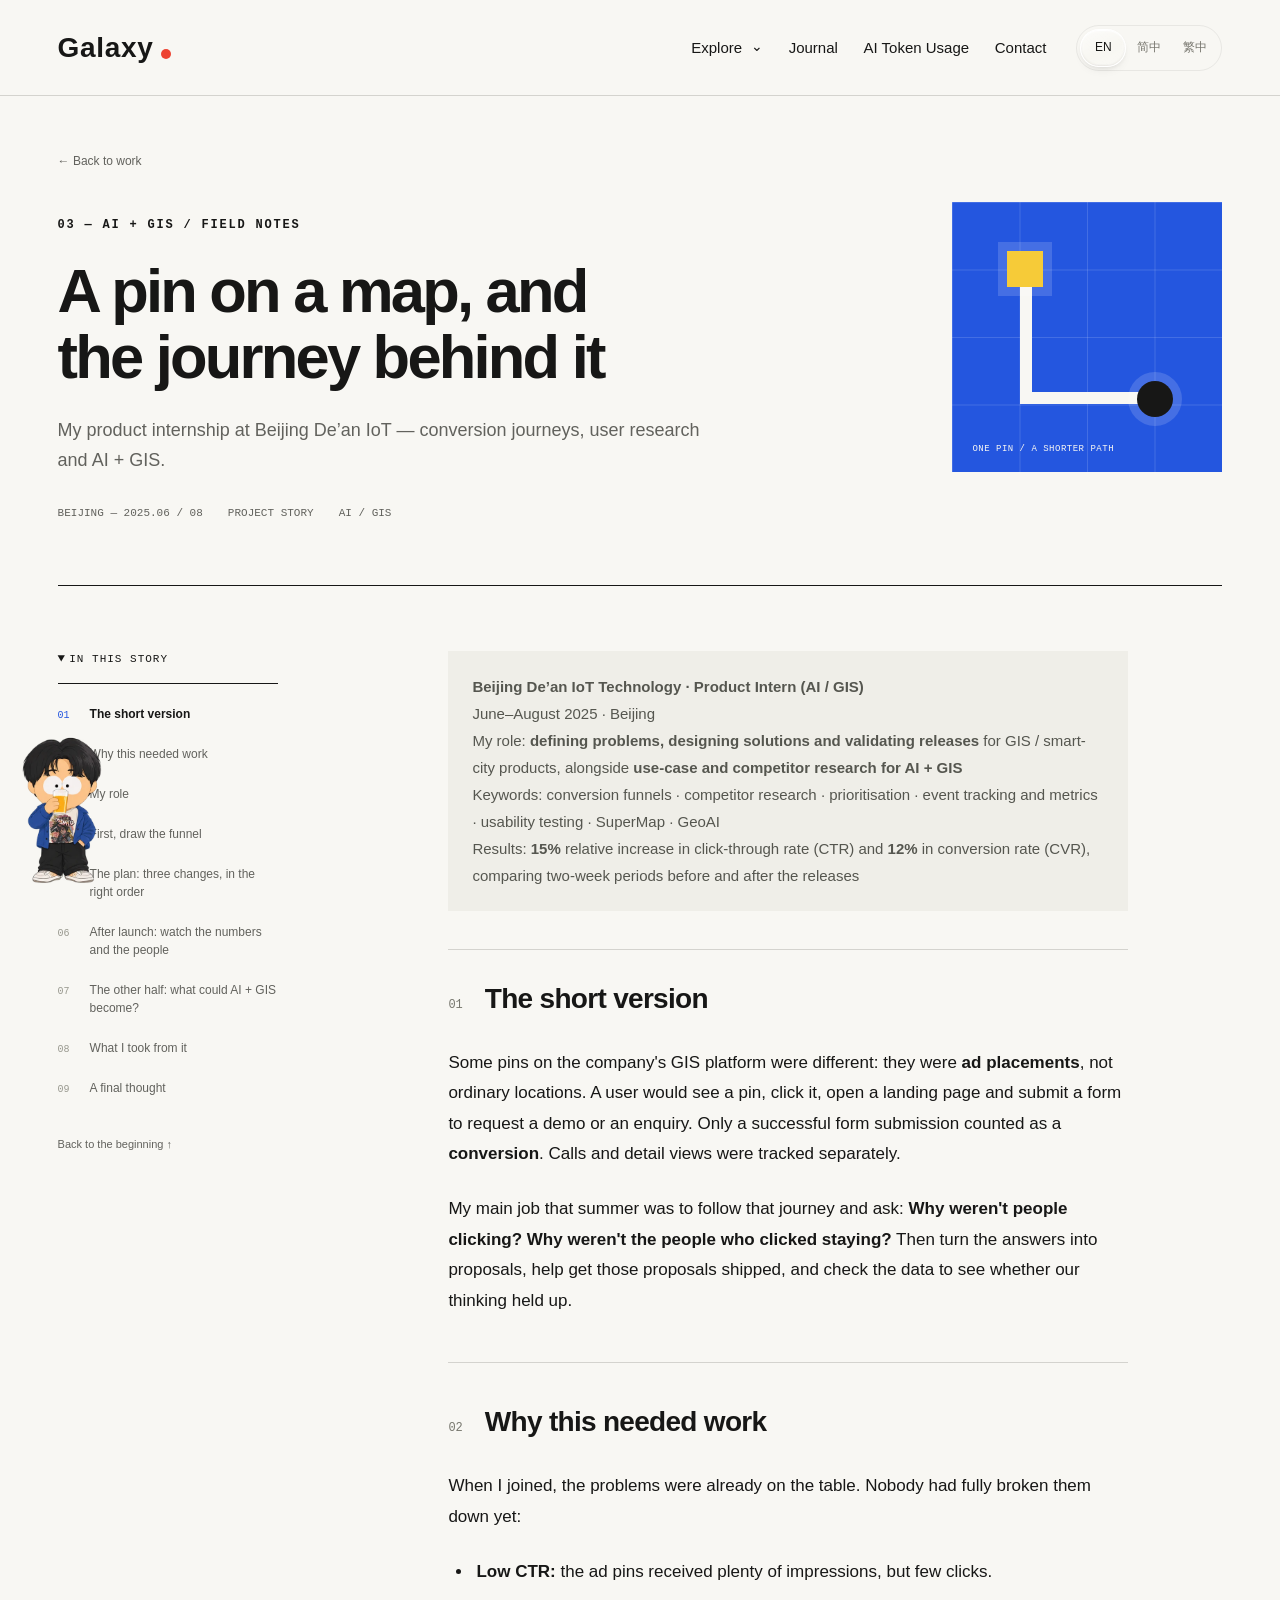
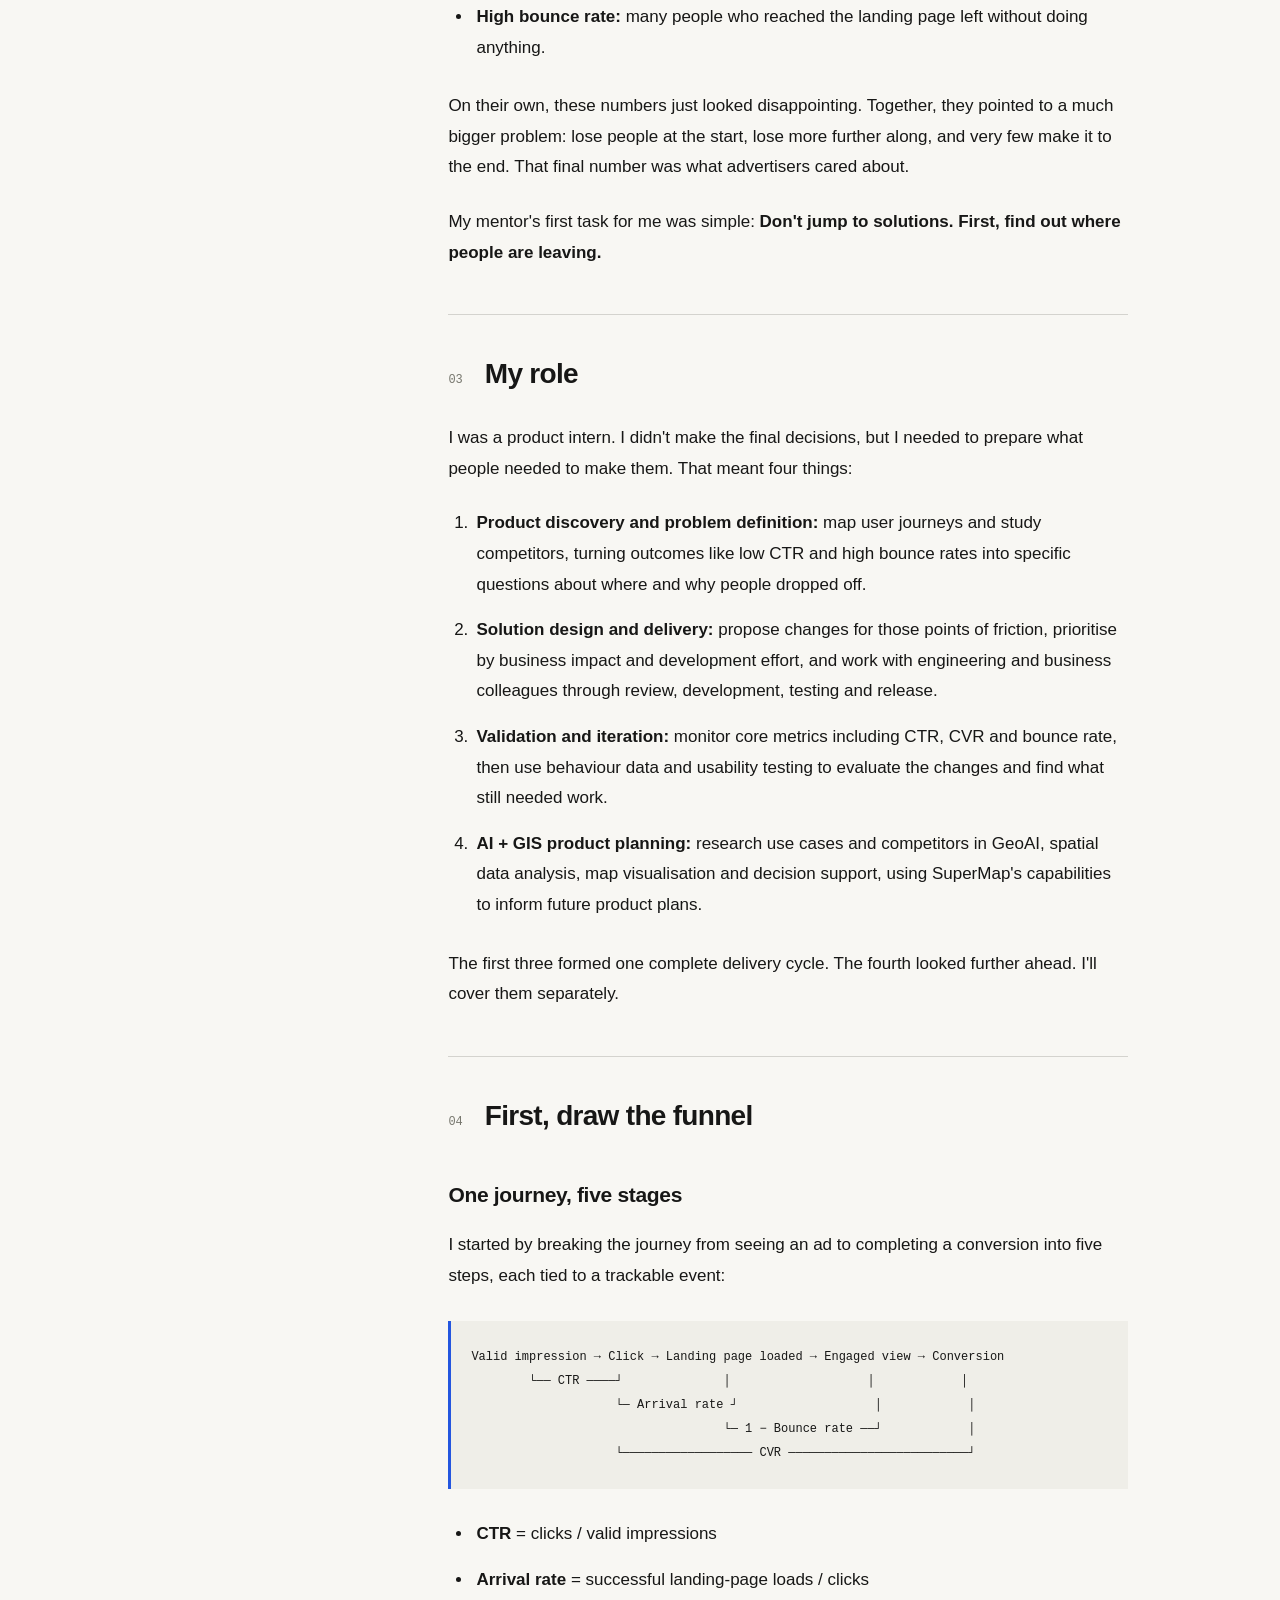
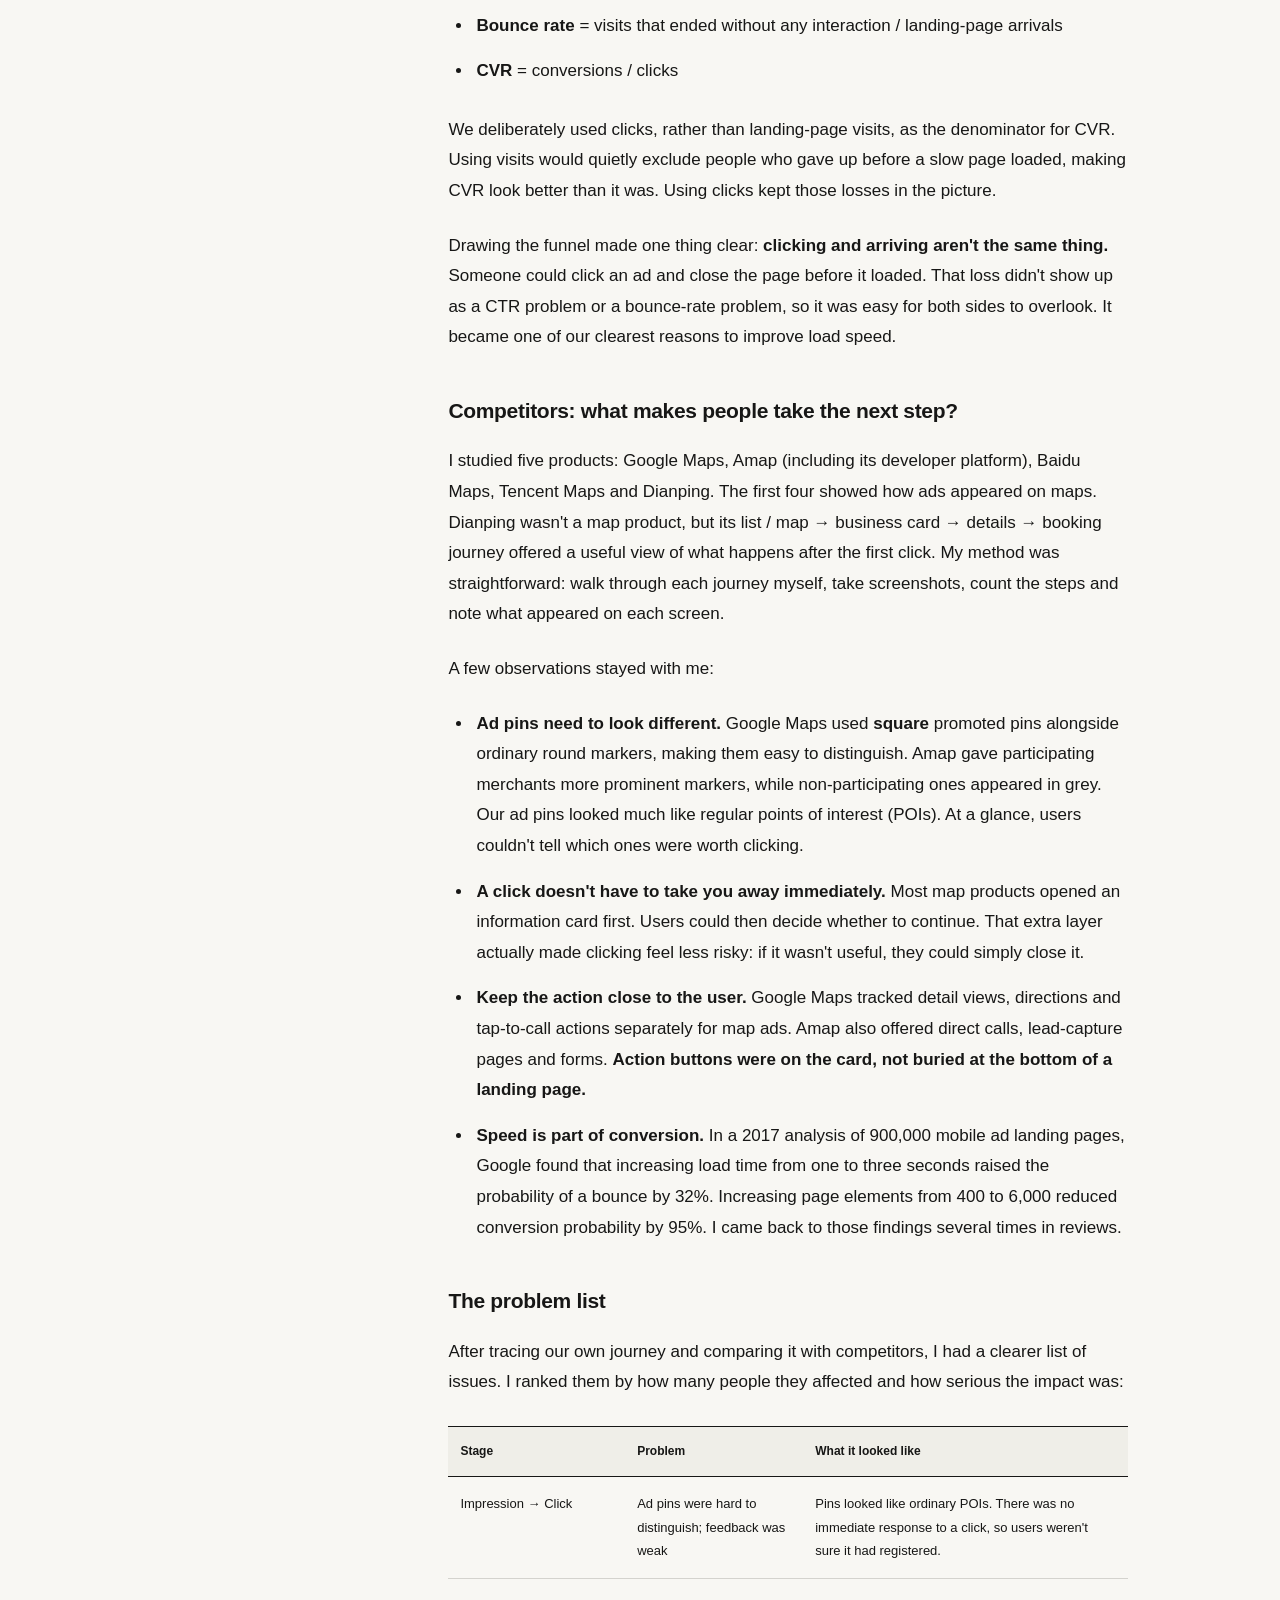
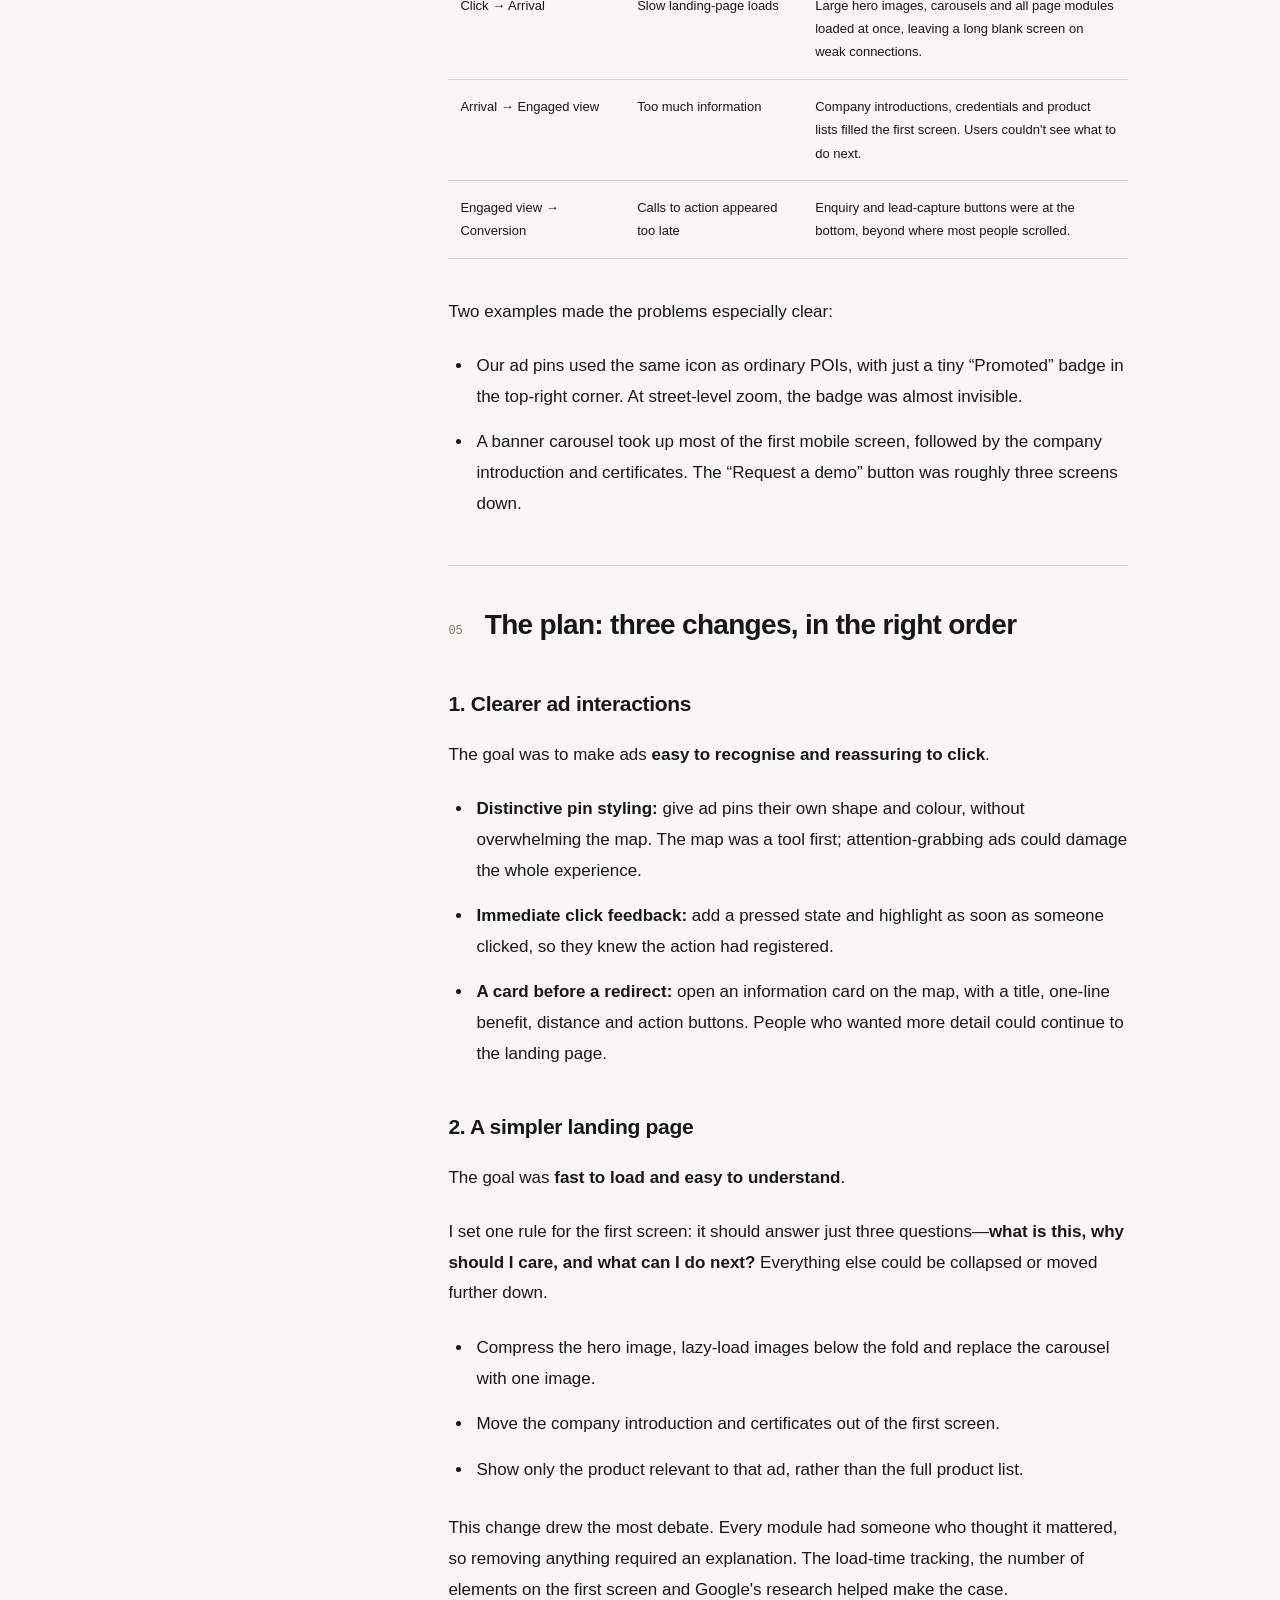
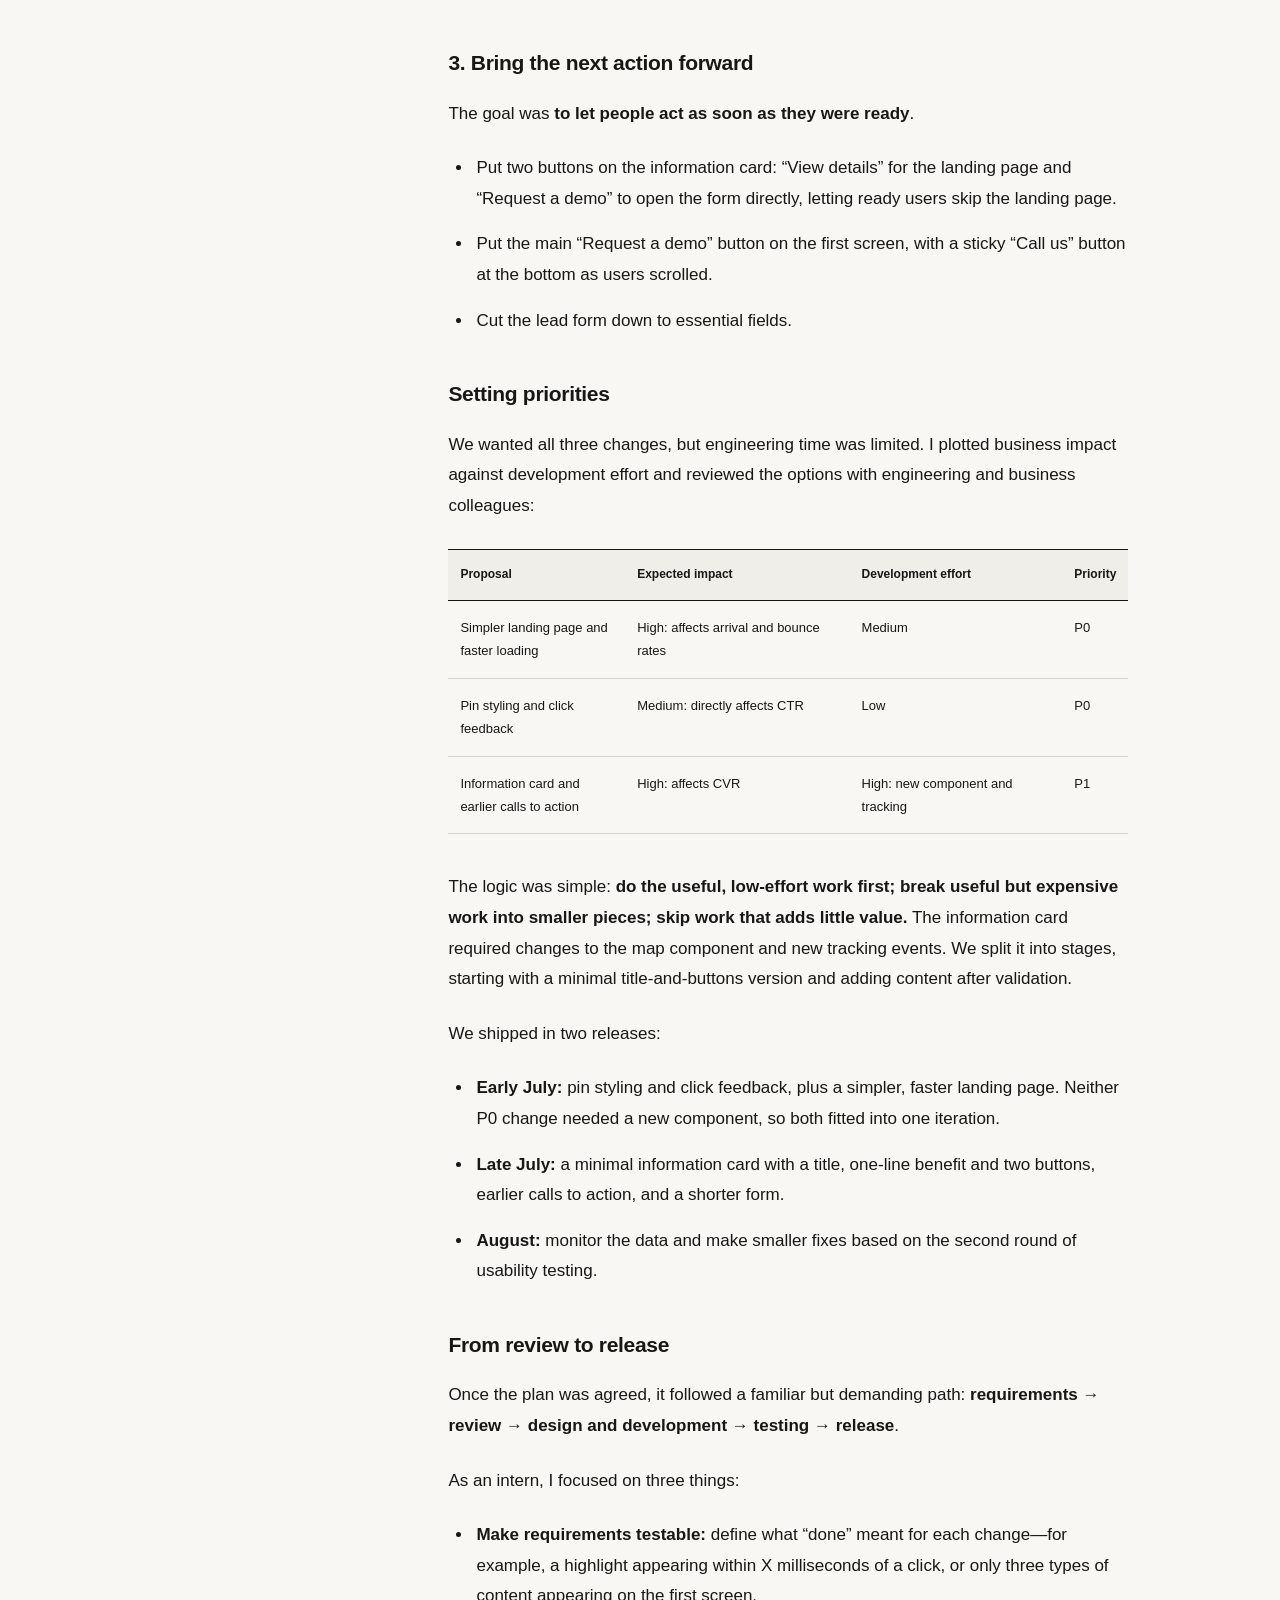
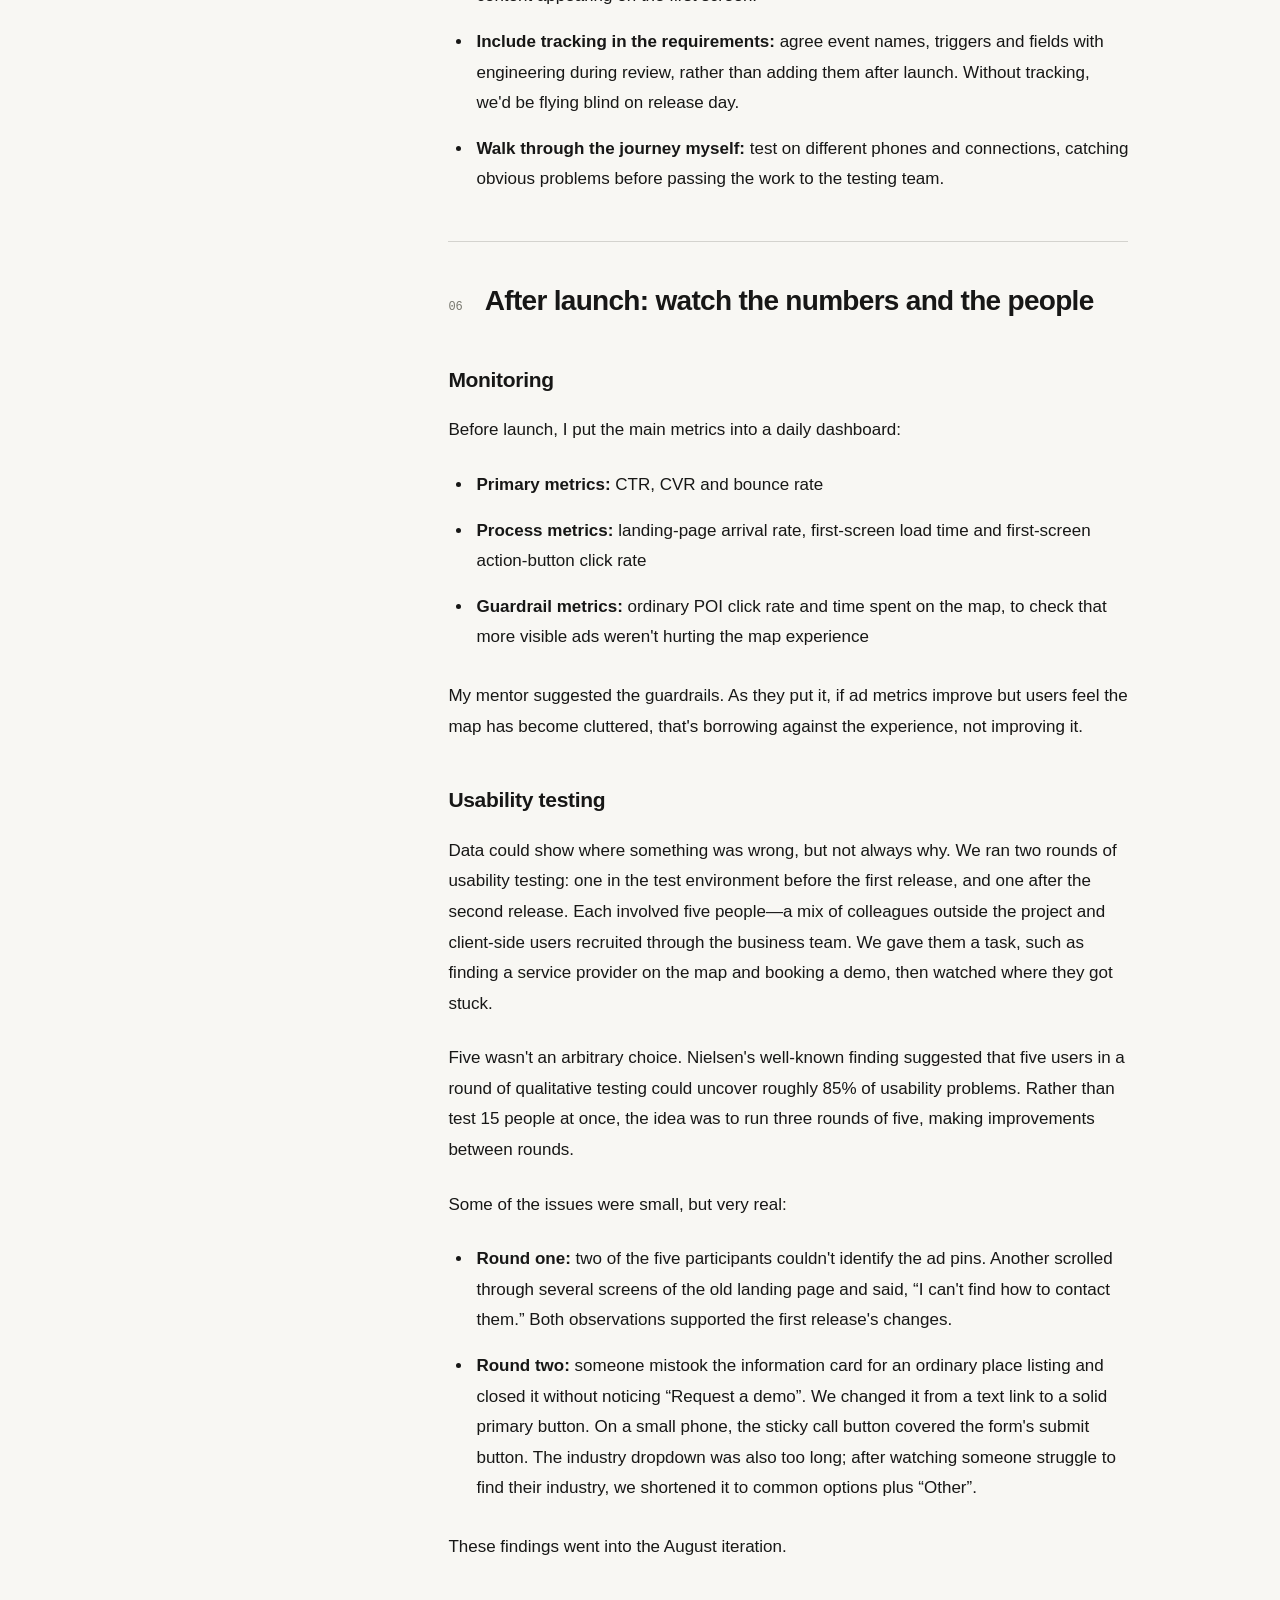
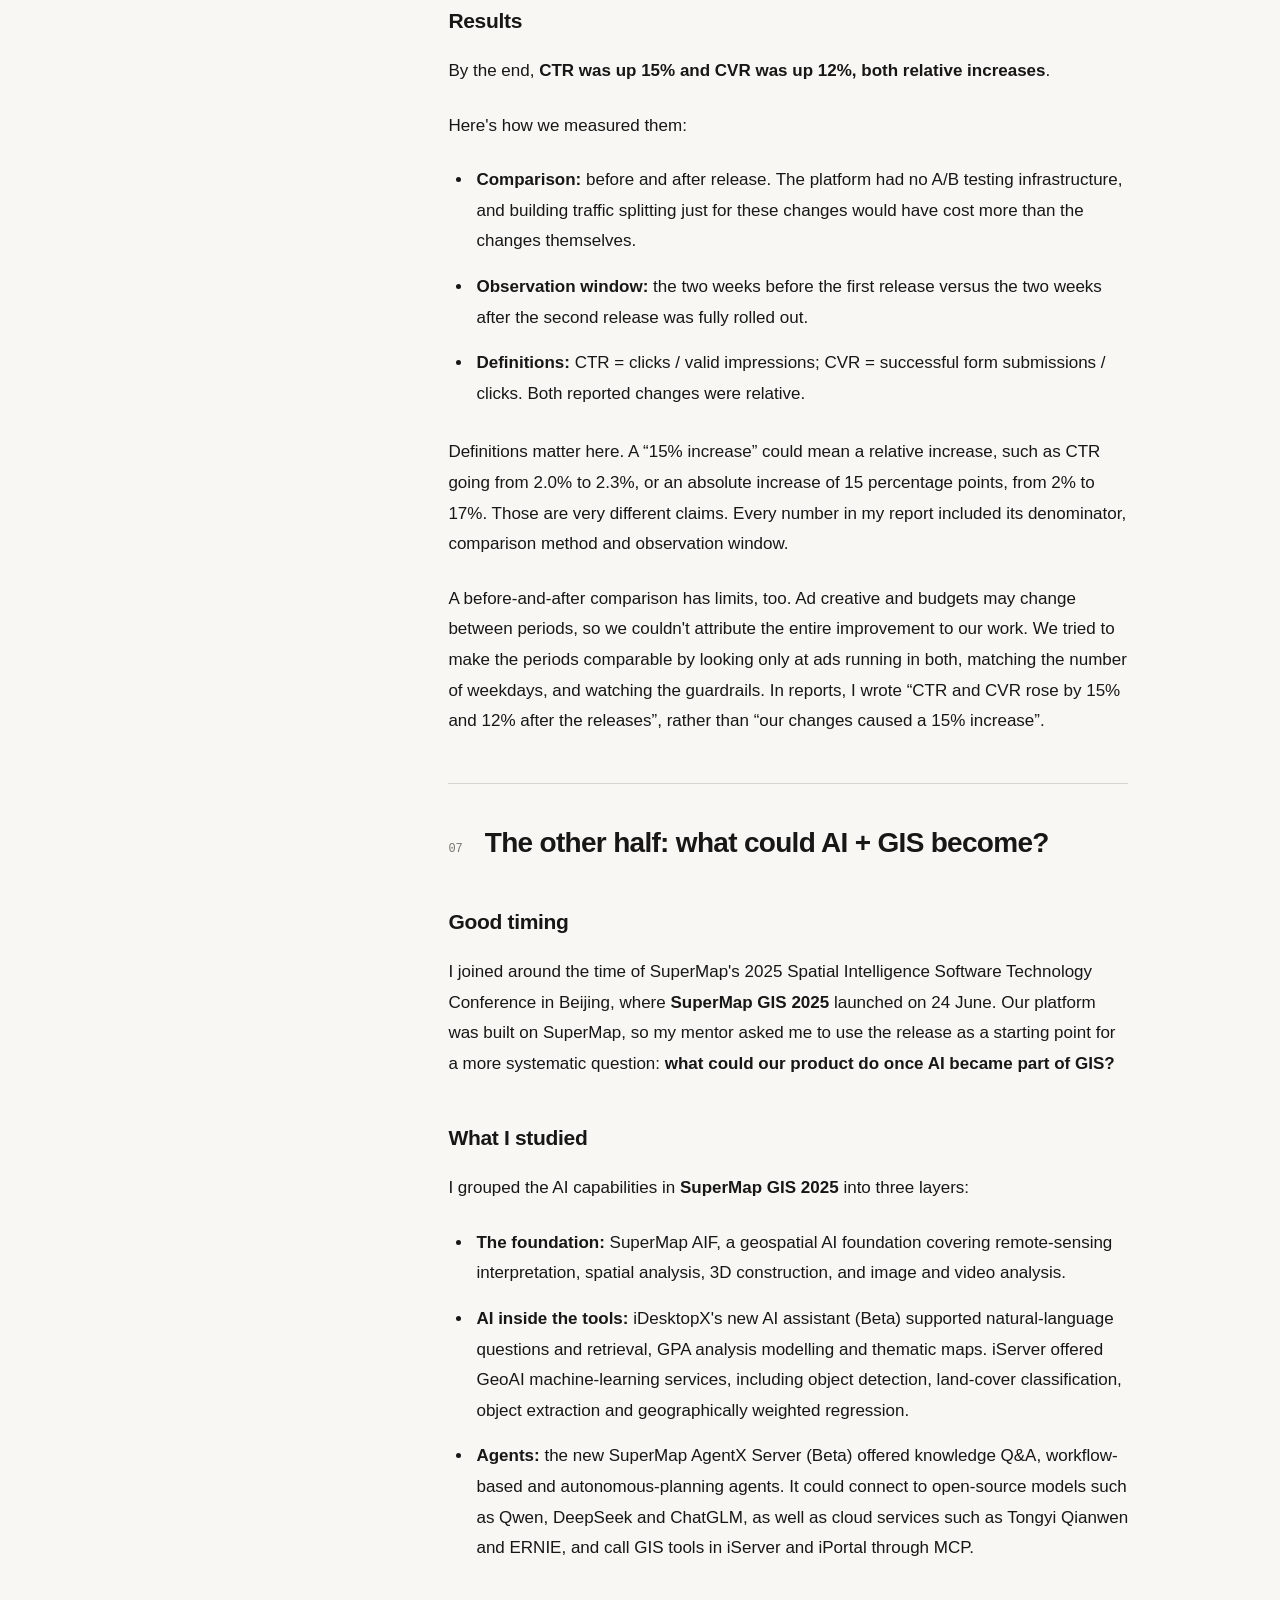
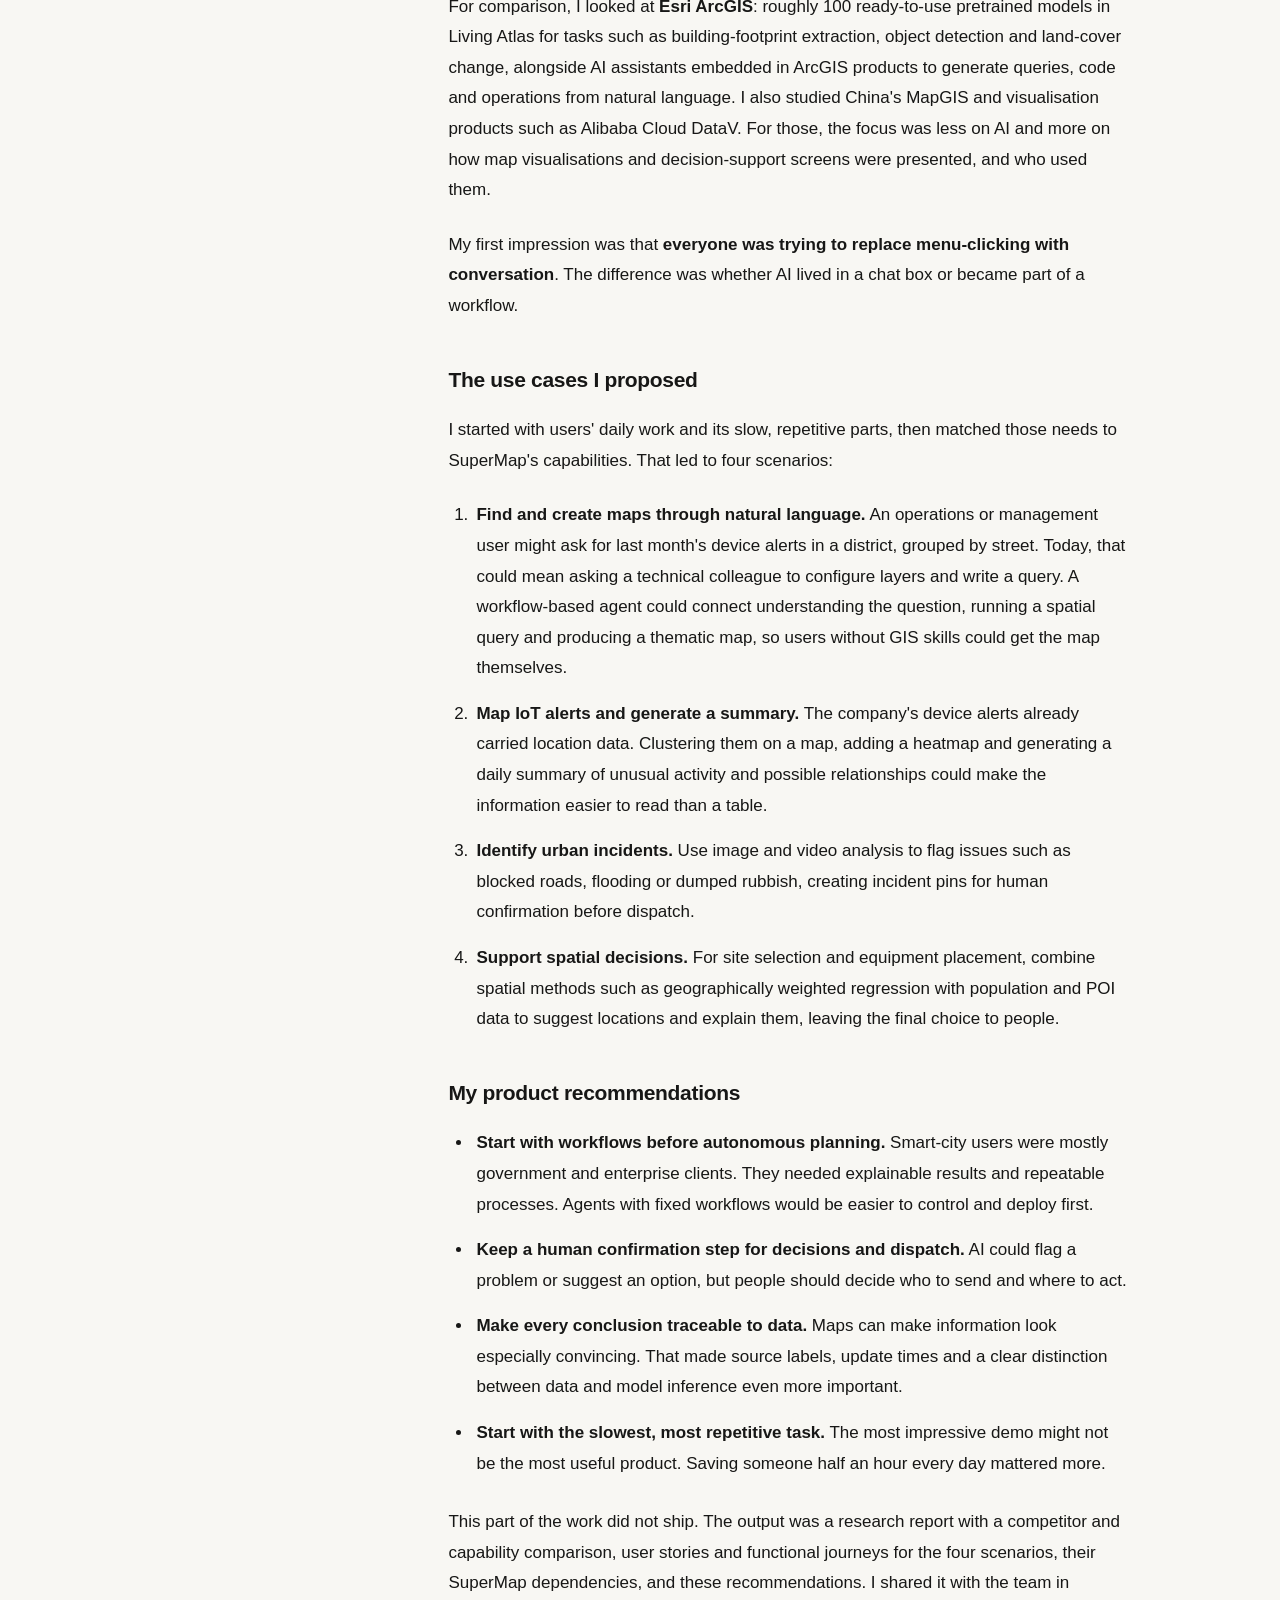
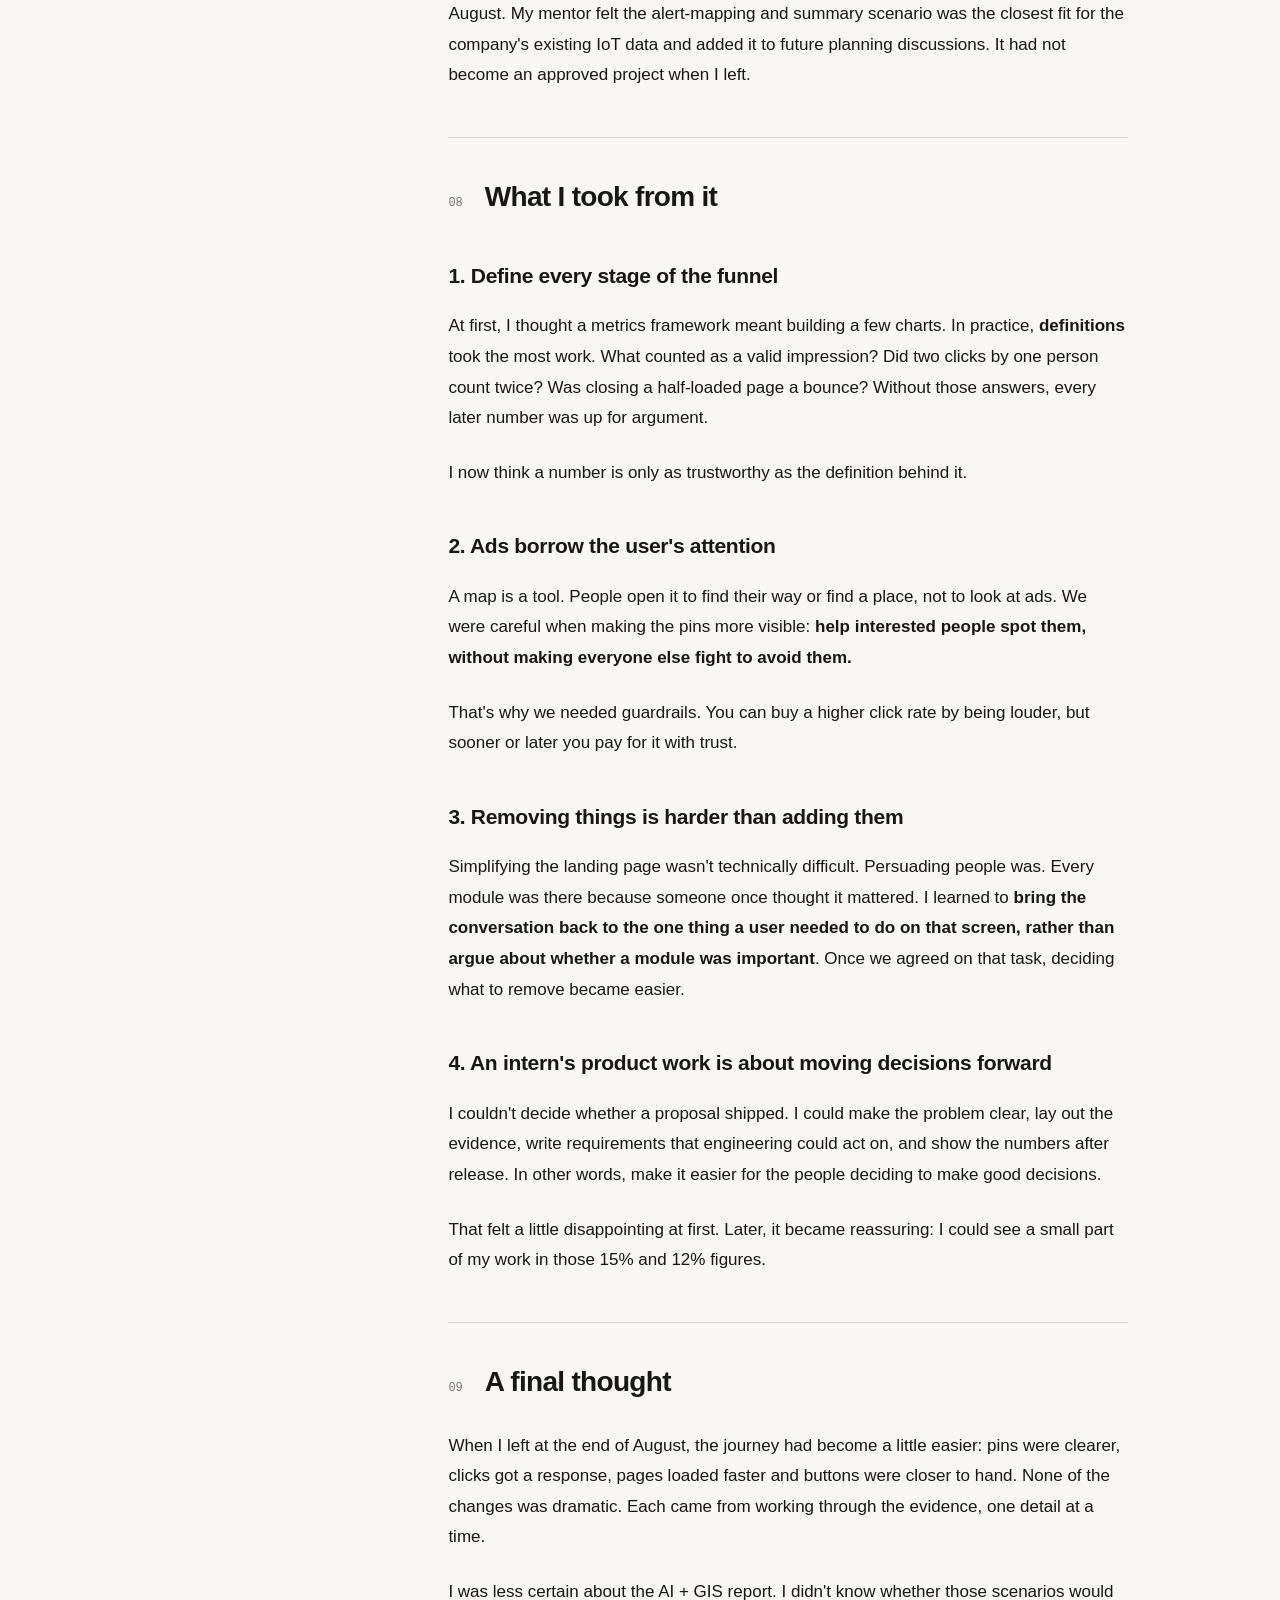
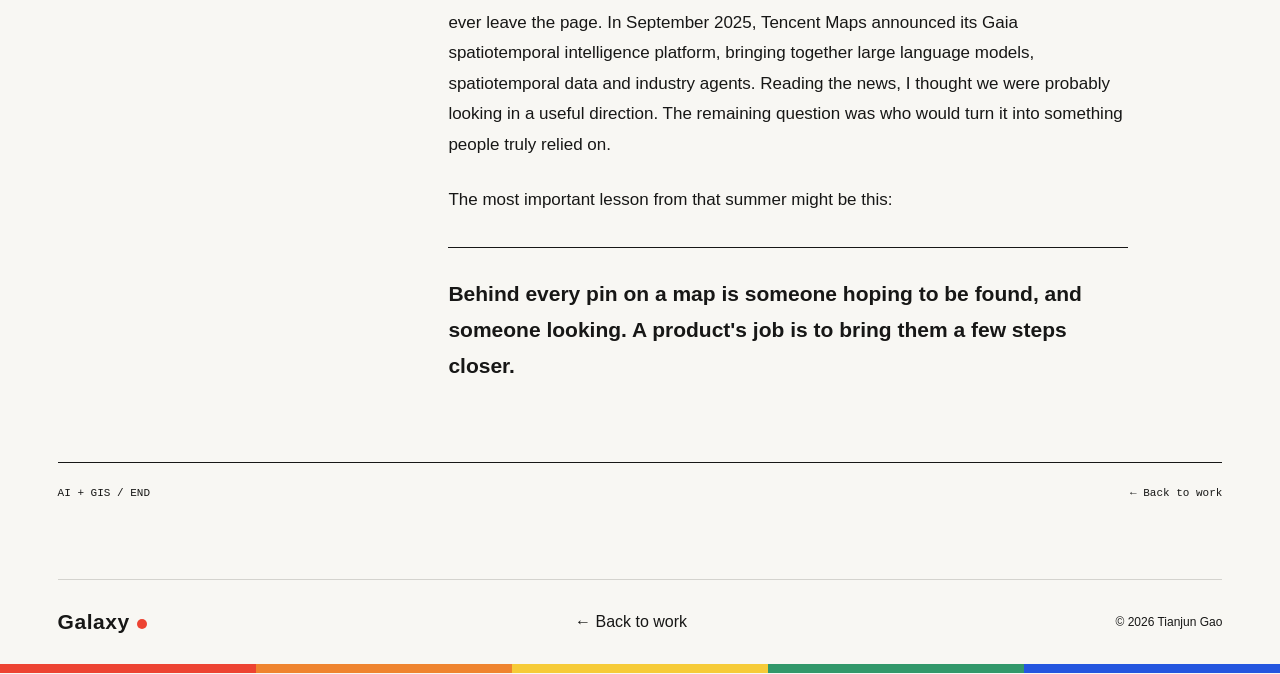
<file: projects/deyan-gis-internship/index.html>
<!doctype html>
<html lang="en"><head><meta charset="utf-8"><meta name="viewport" content="width=device-width, initial-scale=1"><meta name="application-name" content="Galaxy"><meta property="og:site_name" content="Galaxy"><title>A pin on a map, and the journey behind it: My product internship at De’an IoT · Galaxy</title><meta name="description" content="A product internship at Beijing De’an IoT: improving a map-ad conversion journey and exploring AI + GIS use cases."><link rel="stylesheet" href="../../style.css?v=6f092543e8e5"><link rel="stylesheet" href="story.css?v=9fa45ac28d82"><link rel="stylesheet" href="../../pet.css?v=651a02dda43a">
</head>
<body class="story-page attention-story deyan-story"><a class="skip" href="#story" data-i18n="skip">跳至正文</a><header><a data-i18n="brand" class="wordmark brand-wordmark" lang="en" href="/tianjun-portfolio/" aria-label="Galaxy home">Galaxy<span class="logo-dot"></span></a><nav aria-label="Main navigation"><details class="site-explore"><summary>Explore</summary><div class="explore-menu"><a data-project-nav="attention" href="/tianjun-portfolio/projects/cs14-attention-platform/">Attention research platform</a><a data-project-nav="flash" href="/tianjun-portfolio/projects/flash-man/">Flash Man</a><a data-project-nav="deyan" href="/tianjun-portfolio/projects/deyan-gis-internship/">AI + GIS internship</a><a data-project-nav="raizz" href="/tianjun-portfolio/projects/raizz-growth/">raizz internship</a></div></details><a data-i18n="blog" href="/tianjun-portfolio/blog/">Journal</a><a data-i18n="usage" class="usage-link" href="/tianjun-portfolio/ai-usage/">AI Token Usage</a><a data-i18n="contact" href="/tianjun-portfolio/#contact">Contact</a></nav><div class="language-switch" role="group" aria-label="Language / 語言"><button type="button" data-language="en" aria-pressed="true" lang="en">EN</button><span aria-hidden="true">/</span><button type="button" data-language="zh-CN" aria-pressed="false" lang="zh-Hans">简中</button><span aria-hidden="true">/</span><button type="button" data-language="zh" aria-pressed="false" lang="zh-Hant">繁中</button></div></header>
<main class="story-shell"><section class="story-hero" aria-labelledby="story-title"><div><a class="story-back" href="/tianjun-portfolio/#work" data-i18n="backWork">← 回到作品</a><p class="eyebrow">03 — AI + GIS / FIELD NOTES</p><h1 id="story-title" lang="en">A pin on a map, and the journey behind it</h1><p class="story-subtitle">My product internship at Beijing De’an IoT — conversion journeys, user research and AI + GIS.</p><div class="story-meta"><span>BEIJING — 2025.06 / 08</span><span data-i18n="original">項目手記</span><span data-i18n="figures">AI / GIS</span></div></div><div class="map-art" aria-hidden="true"><div class="map-grid"></div><i class="map-route"></i><b class="map-pin pin-start"></b><b class="map-pin pin-end"></b><span>ONE PIN / A SHORTER PATH</span></div></section>
<div class="story-layout"><aside class="story-sidebar"><details class="story-contents" open><summary data-i18n="contents">文章目錄</summary><nav aria-label="文章章节"><a href="#chapter-01"><span>01</span><span class="chapter-label">The short version</span></a><a href="#chapter-02"><span>02</span><span class="chapter-label">Why this needed work</span></a><a href="#chapter-03"><span>03</span><span class="chapter-label">My role</span></a><a href="#chapter-04"><span>04</span><span class="chapter-label">First, draw the funnel</span></a><a href="#chapter-05"><span>05</span><span class="chapter-label">The plan: three changes, in the right order</span></a><a href="#chapter-06"><span>06</span><span class="chapter-label">After launch: watch the numbers and the people</span></a><a href="#chapter-07"><span>07</span><span class="chapter-label">The other half: what could AI + GIS become?</span></a><a href="#chapter-08"><span>08</span><span class="chapter-label">What I took from it</span></a><a href="#chapter-09"><span>09</span><span class="chapter-label">A final thought</span></a></nav></details><a class="story-top" href="#story-title" data-i18n="top">回到開頭 ↑</a></aside><article id="story" class="essay" lang="en">
<blockquote class="project-brief">
<p class="essay-paragraph"><strong>Beijing De’an IoT Technology · Product Intern (AI / GIS)</strong><br/>
June–August 2025 · Beijing<br/>
My role: <strong>defining problems, designing solutions and validating releases</strong> for GIS / smart-city products, alongside <strong>use-case and competitor research for AI + GIS</strong><br/>
Keywords: conversion funnels · competitor research · prioritisation · event tracking and metrics · usability testing · SuperMap · GeoAI<br/>
Results: <strong>15%</strong> relative increase in click-through rate (CTR) and <strong>12%</strong> in conversion rate (CVR), comparing two-week periods before and after the releases</p>
</blockquote>
<hr/>
<section aria-labelledby="chapter-01-title" class="essay-chapter" id="chapter-01"><h2 id="chapter-01-title"><span aria-hidden="true" class="chapter-number">01</span>The short version</h2>
<p class="essay-paragraph">Some pins on the company's GIS platform were different: they were <strong>ad placements</strong>, not ordinary locations. A user would see a pin, click it, open a landing page and submit a form to request a demo or an enquiry. Only a successful form submission counted as a <strong>conversion</strong>. Calls and detail views were tracked separately.</p>
<p class="essay-paragraph">My main job that summer was to follow that journey and ask: <strong>Why weren't people clicking? Why weren't the people who clicked staying?</strong> Then turn the answers into proposals, help get those proposals shipped, and check the data to see whether our thinking held up.</p>
</section><section aria-labelledby="chapter-02-title" class="essay-chapter" id="chapter-02"><h2 id="chapter-02-title"><span aria-hidden="true" class="chapter-number">02</span>Why this needed work</h2>
<p class="essay-paragraph">When I joined, the problems were already on the table. Nobody had fully broken them down yet:</p>
<ul>
<li><strong>Low CTR:</strong> the ad pins received plenty of impressions, but few clicks.</li>
<li><strong>High bounce rate:</strong> many people who reached the landing page left without doing anything.</li>
</ul>
<p class="essay-paragraph">On their own, these numbers just looked disappointing. Together, they pointed to a much bigger problem: lose people at the start, lose more further along, and very few make it to the end. That final number was what advertisers cared about.</p>
<p class="essay-paragraph">My mentor's first task for me was simple: <strong>Don't jump to solutions. First, find out where people are leaving.</strong></p>
</section><section aria-labelledby="chapter-03-title" class="essay-chapter" id="chapter-03"><h2 id="chapter-03-title"><span aria-hidden="true" class="chapter-number">03</span>My role</h2>
<p class="essay-paragraph">I was a product intern. I didn't make the final decisions, but I needed to prepare what people needed to make them. That meant four things:</p>
<ol>
<li><strong>Product discovery and problem definition:</strong> map user journeys and study competitors, turning outcomes like low CTR and high bounce rates into specific questions about where and why people dropped off.</li>
<li><strong>Solution design and delivery:</strong> propose changes for those points of friction, prioritise by business impact and development effort, and work with engineering and business colleagues through review, development, testing and release.</li>
<li><strong>Validation and iteration:</strong> monitor core metrics including CTR, CVR and bounce rate, then use behaviour data and usability testing to evaluate the changes and find what still needed work.</li>
<li><strong>AI + GIS product planning:</strong> research use cases and competitors in GeoAI, spatial data analysis, map visualisation and decision support, using SuperMap's capabilities to inform future product plans.</li>
</ol>
<p class="essay-paragraph">The first three formed one complete delivery cycle. The fourth looked further ahead. I'll cover them separately.</p>
<hr/>
</section><section aria-labelledby="chapter-04-title" class="essay-chapter" id="chapter-04"><h2 id="chapter-04-title"><span aria-hidden="true" class="chapter-number">04</span>First, draw the funnel</h2>
<h3>One journey, five stages</h3>
<p class="essay-paragraph">I started by breaking the journey from seeing an ad to completing a conversion into five steps, each tied to a trackable event:</p>
<pre aria-label="Five-stage conversion funnel" tabindex="0"><code class="language-text">Valid impression → Click → Landing page loaded → Engaged view → Conversion
        └── CTR ────┘              │                   │            │
                    └─ Arrival rate ┘                   │            │
                                   └─ 1 − Bounce rate ──┘            │
                    └────────────────── CVR ─────────────────────────┘
</code></pre>
<ul>
<li><strong>CTR</strong> = clicks / valid impressions</li>
<li><strong>Arrival rate</strong> = successful landing-page loads / clicks</li>
<li><strong>Bounce rate</strong> = visits that ended without any interaction / landing-page arrivals</li>
<li><strong>CVR</strong> = conversions / clicks</li>
</ul>
<p class="essay-paragraph">We deliberately used clicks, rather than landing-page visits, as the denominator for CVR. Using visits would quietly exclude people who gave up before a slow page loaded, making CVR look better than it was. Using clicks kept those losses in the picture.</p>
<p class="essay-paragraph">Drawing the funnel made one thing clear: <strong>clicking and arriving aren't the same thing.</strong> Someone could click an ad and close the page before it loaded. That loss didn't show up as a CTR problem or a bounce-rate problem, so it was easy for both sides to overlook. It became one of our clearest reasons to improve load speed.</p>
<h3>Competitors: what makes people take the next step?</h3>
<p class="essay-paragraph">I studied five products: Google Maps, Amap (including its developer platform), Baidu Maps, Tencent Maps and Dianping. The first four showed how ads appeared on maps. Dianping wasn't a map product, but its list / map → business card → details → booking journey offered a useful view of what happens after the first click. My method was straightforward: walk through each journey myself, take screenshots, count the steps and note what appeared on each screen.</p>
<p class="essay-paragraph">A few observations stayed with me:</p>
<ul>
<li><strong>Ad pins need to look different.</strong> Google Maps used <strong>square</strong> promoted pins alongside ordinary round markers, making them easy to distinguish. Amap gave participating merchants more prominent markers, while non-participating ones appeared in grey. Our ad pins looked much like regular points of interest (POIs). At a glance, users couldn't tell which ones were worth clicking.</li>
<li><strong>A click doesn't have to take you away immediately.</strong> Most map products opened an information card first. Users could then decide whether to continue. That extra layer actually made clicking feel less risky: if it wasn't useful, they could simply close it.</li>
<li><strong>Keep the action close to the user.</strong> Google Maps tracked detail views, directions and tap-to-call actions separately for map ads. Amap also offered direct calls, lead-capture pages and forms. <strong>Action buttons were on the card, not buried at the bottom of a landing page.</strong></li>
<li><strong>Speed is part of conversion.</strong> In a 2017 analysis of 900,000 mobile ad landing pages, Google found that increasing load time from one to three seconds raised the probability of a bounce by 32%. Increasing page elements from 400 to 6,000 reduced conversion probability by 95%. I came back to those findings several times in reviews.</li>
</ul>
<h3>The problem list</h3>
<p class="essay-paragraph">After tracing our own journey and comparing it with competitors, I had a clearer list of issues. I ranked them by how many people they affected and how serious the impact was:</p>
<div aria-label="Funnel problems. Scroll horizontally on small screens." class="story-table" role="region" tabindex="0"><table>
<thead>
<tr>
<th scope="col">Stage</th>
<th scope="col">Problem</th>
<th scope="col">What it looked like</th>
</tr>
</thead>
<tbody>
<tr>
<td>Impression → Click</td>
<td>Ad pins were hard to distinguish; feedback was weak</td>
<td>Pins looked like ordinary POIs. There was no immediate response to a click, so users weren't sure it had registered.</td>
</tr>
<tr>
<td>Click → Arrival</td>
<td>Slow landing-page loads</td>
<td>Large hero images, carousels and all page modules loaded at once, leaving a long blank screen on weak connections.</td>
</tr>
<tr>
<td>Arrival → Engaged view</td>
<td>Too much information</td>
<td>Company introductions, credentials and product lists filled the first screen. Users couldn't see what to do next.</td>
</tr>
<tr>
<td>Engaged view → Conversion</td>
<td>Calls to action appeared too late</td>
<td>Enquiry and lead-capture buttons were at the bottom, beyond where most people scrolled.</td>
</tr>
</tbody>
</table></div>
<p class="essay-paragraph">Two examples made the problems especially clear:</p>
<ul>
<li>Our ad pins used the same icon as ordinary POIs, with just a tiny “Promoted” badge in the top-right corner. At street-level zoom, the badge was almost invisible.</li>
<li>A banner carousel took up most of the first mobile screen, followed by the company introduction and certificates. The “Request a demo” button was roughly three screens down.</li>
</ul>
<hr/>
</section><section aria-labelledby="chapter-05-title" class="essay-chapter" id="chapter-05"><h2 id="chapter-05-title"><span aria-hidden="true" class="chapter-number">05</span>The plan: three changes, in the right order</h2>
<h3>1. Clearer ad interactions</h3>
<p class="essay-paragraph">The goal was to make ads <strong>easy to recognise and reassuring to click</strong>.</p>
<ul>
<li><strong>Distinctive pin styling:</strong> give ad pins their own shape and colour, without overwhelming the map. The map was a tool first; attention-grabbing ads could damage the whole experience.</li>
<li><strong>Immediate click feedback:</strong> add a pressed state and highlight as soon as someone clicked, so they knew the action had registered.</li>
<li><strong>A card before a redirect:</strong> open an information card on the map, with a title, one-line benefit, distance and action buttons. People who wanted more detail could continue to the landing page.</li>
</ul>
<h3>2. A simpler landing page</h3>
<p class="essay-paragraph">The goal was <strong>fast to load and easy to understand</strong>.</p>
<p class="essay-paragraph">I set one rule for the first screen: it should answer just three questions—<strong>what is this, why should I care, and what can I do next?</strong> Everything else could be collapsed or moved further down.</p>
<ul>
<li>Compress the hero image, lazy-load images below the fold and replace the carousel with one image.</li>
<li>Move the company introduction and certificates out of the first screen.</li>
<li>Show only the product relevant to that ad, rather than the full product list.</li>
</ul>
<p class="essay-paragraph">This change drew the most debate. Every module had someone who thought it mattered, so removing anything required an explanation. The load-time tracking, the number of elements on the first screen and Google's research helped make the case.</p>
<h3>3. Bring the next action forward</h3>
<p class="essay-paragraph">The goal was <strong>to let people act as soon as they were ready</strong>.</p>
<ul>
<li>Put two buttons on the information card: “View details” for the landing page and “Request a demo” to open the form directly, letting ready users skip the landing page.</li>
<li>Put the main “Request a demo” button on the first screen, with a sticky “Call us” button at the bottom as users scrolled.</li>
<li>Cut the lead form down to essential fields.</li>
</ul>
<h3>Setting priorities</h3>
<p class="essay-paragraph">We wanted all three changes, but engineering time was limited. I plotted business impact against development effort and reviewed the options with engineering and business colleagues:</p>
<div aria-label="Solution priorities. Scroll horizontally on small screens." class="story-table" role="region" tabindex="0"><table>
<thead>
<tr>
<th scope="col">Proposal</th>
<th scope="col">Expected impact</th>
<th scope="col">Development effort</th>
<th scope="col">Priority</th>
</tr>
</thead>
<tbody>
<tr>
<td>Simpler landing page and faster loading</td>
<td>High: affects arrival and bounce rates</td>
<td>Medium</td>
<td>P0</td>
</tr>
<tr>
<td>Pin styling and click feedback</td>
<td>Medium: directly affects CTR</td>
<td>Low</td>
<td>P0</td>
</tr>
<tr>
<td>Information card and earlier calls to action</td>
<td>High: affects CVR</td>
<td>High: new component and tracking</td>
<td>P1</td>
</tr>
</tbody>
</table></div>
<p class="essay-paragraph">The logic was simple: <strong>do the useful, low-effort work first; break useful but expensive work into smaller pieces; skip work that adds little value.</strong> The information card required changes to the map component and new tracking events. We split it into stages, starting with a minimal title-and-buttons version and adding content after validation.</p>
<p class="essay-paragraph">We shipped in two releases:</p>
<ul>
<li><strong>Early July:</strong> pin styling and click feedback, plus a simpler, faster landing page. Neither P0 change needed a new component, so both fitted into one iteration.</li>
<li><strong>Late July:</strong> a minimal information card with a title, one-line benefit and two buttons, earlier calls to action, and a shorter form.</li>
<li><strong>August:</strong> monitor the data and make smaller fixes based on the second round of usability testing.</li>
</ul>
<h3>From review to release</h3>
<p class="essay-paragraph">Once the plan was agreed, it followed a familiar but demanding path: <strong>requirements → review → design and development → testing → release</strong>.</p>
<p class="essay-paragraph">As an intern, I focused on three things:</p>
<ul>
<li><strong>Make requirements testable:</strong> define what “done” meant for each change—for example, a highlight appearing within X milliseconds of a click, or only three types of content appearing on the first screen.</li>
<li><strong>Include tracking in the requirements:</strong> agree event names, triggers and fields with engineering during review, rather than adding them after launch. Without tracking, we'd be flying blind on release day.</li>
<li><strong>Walk through the journey myself:</strong> test on different phones and connections, catching obvious problems before passing the work to the testing team.</li>
</ul>
<hr/>
</section><section aria-labelledby="chapter-06-title" class="essay-chapter" id="chapter-06"><h2 id="chapter-06-title"><span aria-hidden="true" class="chapter-number">06</span>After launch: watch the numbers and the people</h2>
<h3>Monitoring</h3>
<p class="essay-paragraph">Before launch, I put the main metrics into a daily dashboard:</p>
<ul>
<li><strong>Primary metrics:</strong> CTR, CVR and bounce rate</li>
<li><strong>Process metrics:</strong> landing-page arrival rate, first-screen load time and first-screen action-button click rate</li>
<li><strong>Guardrail metrics:</strong> ordinary POI click rate and time spent on the map, to check that more visible ads weren't hurting the map experience</li>
</ul>
<p class="essay-paragraph">My mentor suggested the guardrails. As they put it, if ad metrics improve but users feel the map has become cluttered, that's borrowing against the experience, not improving it.</p>
<h3>Usability testing</h3>
<p class="essay-paragraph">Data could show where something was wrong, but not always why. We ran two rounds of usability testing: one in the test environment before the first release, and one after the second release. Each involved five people—a mix of colleagues outside the project and client-side users recruited through the business team. We gave them a task, such as finding a service provider on the map and booking a demo, then watched where they got stuck.</p>
<p class="essay-paragraph">Five wasn't an arbitrary choice. Nielsen's well-known finding suggested that five users in a round of qualitative testing could uncover roughly 85% of usability problems. Rather than test 15 people at once, the idea was to run three rounds of five, making improvements between rounds.</p>
<p class="essay-paragraph">Some of the issues were small, but very real:</p>
<ul>
<li><strong>Round one:</strong> two of the five participants couldn't identify the ad pins. Another scrolled through several screens of the old landing page and said, “I can't find how to contact them.” Both observations supported the first release's changes.</li>
<li><strong>Round two:</strong> someone mistook the information card for an ordinary place listing and closed it without noticing “Request a demo”. We changed it from a text link to a solid primary button. On a small phone, the sticky call button covered the form's submit button. The industry dropdown was also too long; after watching someone struggle to find their industry, we shortened it to common options plus “Other”.</li>
</ul>
<p class="essay-paragraph">These findings went into the August iteration.</p>
<h3>Results</h3>
<p class="essay-paragraph">By the end, <strong>CTR was up 15% and CVR was up 12%, both relative increases</strong>.</p>
<p class="essay-paragraph">Here's how we measured them:</p>
<ul>
<li><strong>Comparison:</strong> before and after release. The platform had no A/B testing infrastructure, and building traffic splitting just for these changes would have cost more than the changes themselves.</li>
<li><strong>Observation window:</strong> the two weeks before the first release versus the two weeks after the second release was fully rolled out.</li>
<li><strong>Definitions:</strong> CTR = clicks / valid impressions; CVR = successful form submissions / clicks. Both reported changes were relative.</li>
</ul>
<p class="essay-paragraph">Definitions matter here. A “15% increase” could mean a relative increase, such as CTR going from 2.0% to 2.3%, or an absolute increase of 15 percentage points, from 2% to 17%. Those are very different claims. Every number in my report included its denominator, comparison method and observation window.</p>
<p class="essay-paragraph">A before-and-after comparison has limits, too. Ad creative and budgets may change between periods, so we couldn't attribute the entire improvement to our work. We tried to make the periods comparable by looking only at ads running in both, matching the number of weekdays, and watching the guardrails. In reports, I wrote “CTR and CVR rose by 15% and 12% after the releases”, rather than “our changes caused a 15% increase”.</p>
<hr/>
</section><section aria-labelledby="chapter-07-title" class="essay-chapter" id="chapter-07"><h2 id="chapter-07-title"><span aria-hidden="true" class="chapter-number">07</span>The other half: what could AI + GIS become?</h2>
<h3>Good timing</h3>
<p class="essay-paragraph">I joined around the time of SuperMap's 2025 Spatial Intelligence Software Technology Conference in Beijing, where <strong>SuperMap GIS 2025</strong> launched on 24 June. Our platform was built on SuperMap, so my mentor asked me to use the release as a starting point for a more systematic question: <strong>what could our product do once AI became part of GIS?</strong></p>
<h3>What I studied</h3>
<p class="essay-paragraph">I grouped the AI capabilities in <strong>SuperMap GIS 2025</strong> into three layers:</p>
<ul>
<li><strong>The foundation:</strong> SuperMap AIF, a geospatial AI foundation covering remote-sensing interpretation, spatial analysis, 3D construction, and image and video analysis.</li>
<li><strong>AI inside the tools:</strong> iDesktopX's new AI assistant (Beta) supported natural-language questions and retrieval, GPA analysis modelling and thematic maps. iServer offered GeoAI machine-learning services, including object detection, land-cover classification, object extraction and geographically weighted regression.</li>
<li><strong>Agents:</strong> the new SuperMap AgentX Server (Beta) offered knowledge Q&amp;A, workflow-based and autonomous-planning agents. It could connect to open-source models such as Qwen, DeepSeek and ChatGLM, as well as cloud services such as Tongyi Qianwen and ERNIE, and call GIS tools in iServer and iPortal through MCP.</li>
</ul>
<p class="essay-paragraph">For comparison, I looked at <strong>Esri ArcGIS</strong>: roughly 100 ready-to-use pretrained models in Living Atlas for tasks such as building-footprint extraction, object detection and land-cover change, alongside AI assistants embedded in ArcGIS products to generate queries, code and operations from natural language. I also studied China's MapGIS and visualisation products such as Alibaba Cloud DataV. For those, the focus was less on AI and more on how map visualisations and decision-support screens were presented, and who used them.</p>
<p class="essay-paragraph">My first impression was that <strong>everyone was trying to replace menu-clicking with conversation</strong>. The difference was whether AI lived in a chat box or became part of a workflow.</p>
<h3>The use cases I proposed</h3>
<p class="essay-paragraph">I started with users' daily work and its slow, repetitive parts, then matched those needs to SuperMap's capabilities. That led to four scenarios:</p>
<ol>
<li><strong>Find and create maps through natural language.</strong> An operations or management user might ask for last month's device alerts in a district, grouped by street. Today, that could mean asking a technical colleague to configure layers and write a query. A workflow-based agent could connect understanding the question, running a spatial query and producing a thematic map, so users without GIS skills could get the map themselves.</li>
<li><strong>Map IoT alerts and generate a summary.</strong> The company's device alerts already carried location data. Clustering them on a map, adding a heatmap and generating a daily summary of unusual activity and possible relationships could make the information easier to read than a table.</li>
<li><strong>Identify urban incidents.</strong> Use image and video analysis to flag issues such as blocked roads, flooding or dumped rubbish, creating incident pins for human confirmation before dispatch.</li>
<li><strong>Support spatial decisions.</strong> For site selection and equipment placement, combine spatial methods such as geographically weighted regression with population and POI data to suggest locations and explain them, leaving the final choice to people.</li>
</ol>
<h3>My product recommendations</h3>
<ul>
<li><strong>Start with workflows before autonomous planning.</strong> Smart-city users were mostly government and enterprise clients. They needed explainable results and repeatable processes. Agents with fixed workflows would be easier to control and deploy first.</li>
<li><strong>Keep a human confirmation step for decisions and dispatch.</strong> AI could flag a problem or suggest an option, but people should decide who to send and where to act.</li>
<li><strong>Make every conclusion traceable to data.</strong> Maps can make information look especially convincing. That made source labels, update times and a clear distinction between data and model inference even more important.</li>
<li><strong>Start with the slowest, most repetitive task.</strong> The most impressive demo might not be the most useful product. Saving someone half an hour every day mattered more.</li>
</ul>
<p class="essay-paragraph">This part of the work did not ship. The output was a research report with a competitor and capability comparison, user stories and functional journeys for the four scenarios, their SuperMap dependencies, and these recommendations. I shared it with the team in August. My mentor felt the alert-mapping and summary scenario was the closest fit for the company's existing IoT data and added it to future planning discussions. It had not become an approved project when I left.</p>
<hr/>
</section><section aria-labelledby="chapter-08-title" class="essay-chapter" id="chapter-08"><h2 id="chapter-08-title"><span aria-hidden="true" class="chapter-number">08</span>What I took from it</h2>
<h3>1. Define every stage of the funnel</h3>
<p class="essay-paragraph">At first, I thought a metrics framework meant building a few charts. In practice, <strong>definitions</strong> took the most work. What counted as a valid impression? Did two clicks by one person count twice? Was closing a half-loaded page a bounce? Without those answers, every later number was up for argument.</p>
<p class="essay-paragraph">I now think a number is only as trustworthy as the definition behind it.</p>
<h3>2. Ads borrow the user's attention</h3>
<p class="essay-paragraph">A map is a tool. People open it to find their way or find a place, not to look at ads. We were careful when making the pins more visible: <strong>help interested people spot them, without making everyone else fight to avoid them.</strong></p>
<p class="essay-paragraph">That's why we needed guardrails. You can buy a higher click rate by being louder, but sooner or later you pay for it with trust.</p>
<h3>3. Removing things is harder than adding them</h3>
<p class="essay-paragraph">Simplifying the landing page wasn't technically difficult. Persuading people was. Every module was there because someone once thought it mattered. I learned to <strong>bring the conversation back to the one thing a user needed to do on that screen, rather than argue about whether a module was important</strong>. Once we agreed on that task, deciding what to remove became easier.</p>
<h3>4. An intern's product work is about moving decisions forward</h3>
<p class="essay-paragraph">I couldn't decide whether a proposal shipped. I could make the problem clear, lay out the evidence, write requirements that engineering could act on, and show the numbers after release. In other words, make it easier for the people deciding to make good decisions.</p>
<p class="essay-paragraph">That felt a little disappointing at first. Later, it became reassuring: I could see a small part of my work in those 15% and 12% figures.</p>
<hr/>
</section><section aria-labelledby="chapter-09-title" class="essay-chapter" id="chapter-09"><h2 id="chapter-09-title"><span aria-hidden="true" class="chapter-number">09</span>A final thought</h2>
<p class="essay-paragraph">When I left at the end of August, the journey had become a little easier: pins were clearer, clicks got a response, pages loaded faster and buttons were closer to hand. None of the changes was dramatic. Each came from working through the evidence, one detail at a time.</p>
<p class="essay-paragraph">I was less certain about the AI + GIS report. I didn't know whether those scenarios would ever leave the page. In September 2025, Tencent Maps announced its Gaia spatiotemporal intelligence platform, bringing together large language models, spatiotemporal data and industry agents. Reading the news, I thought we were probably looking in a useful direction. The remaining question was who would turn it into something people truly relied on.</p>
<p class="essay-paragraph">The most important lesson from that summer might be this:</p>
<p class="essay-paragraph"><strong>Behind every pin on a map is someone hoping to be found, and someone looking. A product's job is to bring them a few steps closer.</strong></p>
</section></article></div><div class="story-end"><span>AI + GIS / END</span><a href="/tianjun-portfolio/#work" data-i18n="backWork">← 回到作品</a></div></main>
<footer><a href="/tianjun-portfolio/" class="wordmark brand-wordmark" lang="en">Galaxy<span class="logo-dot"></span></a><a href="/tianjun-portfolio/#work" data-i18n="backWork">← 回到首頁</a><span>© 2026 <span data-i18n="name">高天駿</span></span></footer><div class="color-bar" aria-hidden="true"><i></i><i></i><i></i><i></i><i></i></div>
<dialog class="image-viewer" aria-labelledby="image-caption"><div class="image-toolbar"><span id="image-caption"></span><div><button type="button" id="image-prev" aria-label="Previous image">←</button><button type="button" id="image-next" aria-label="Next image">→</button><a id="image-original" target="_blank" rel="noopener" data-i18n="originalImage">原圖 ↗</a><button type="button" id="image-close" data-i18n="close">關閉 ✕</button></div></div><div class="image-stage"><img id="image-full" alt=""></div></dialog>
<script type="application/json" id="story-translations">{"zh-CN": {"title": "地图上的一个点，和它背后的转化链路：我在德安物联的产品实习", "headline": "地图上的一个点，和它背后的转化链路", "subtitle": "我在北京德安物联的产品实习：转化链路、用户研究，以及 AI + GIS。", "article": "\n\u003cblockquote class=\"project-brief\">\n\u003cp class=\"essay-paragraph\">\u003cstrong>北京德安物联科技有限公司 · 产品实习生（AI / GIS 方向）\u003c/strong>\u003cbr/>\n2025.06 – 2025.08 · 北京\u003cbr/>\n我的角色：GIS / 智慧城市产品的\u003cstrong>问题定义、方案设计、上线验证\u003c/strong>，以及 \u003cstrong>AI + GIS 方向的场景与竞品研究\u003c/strong>\u003cbr/>\n关键词：转化漏斗 · 竞品拆解 · 需求优先级 · 埋点与指标体系 · 可用性测试 · SuperMap · GeoAI\u003cbr/>\n结果：广告点击率（CTR）相对提升 \u003cstrong>15%\u003c/strong>，转化率（CVR）相对提升 \u003cstrong>12%\u003c/strong>（上线前后各两周对比）\u003c/p>\n\u003c/blockquote>\n\u003chr/>\n\u003csection aria-labelledby=\"chapter-01-title\" class=\"essay-chapter\" id=\"chapter-01\">\u003ch2 id=\"chapter-01-title\">\u003cspan aria-hidden=\"true\" class=\"chapter-number\">01\u003c/span>一句话介绍\u003c/h2>\n\u003cp class=\"essay-paragraph\">公司的 GIS 平台上有一类“特殊”的点：它们不是普通的地点，而是\u003cstrong>广告点位\u003c/strong>。用户在地图上看到它、点它、跳到一个落地页，再在落地页上提交一张预约演示或咨询的表单。这张表单提交成功，才算一次\u003cstrong>转化\u003c/strong>；打电话、看详情这些动作我们单独统计，不算进转化里。\u003c/p>\n\u003cp class=\"essay-paragraph\">我这个暑假的主要工作，就是盯着这一条链路：\u003cstrong>为什么看到的人不点？为什么点了的人不留？\u003c/strong> 然后把答案变成方案，把方案变成上线的版本，再用数据回头检查自己是不是想对了。\u003c/p>\n\u003c/section>\u003csection aria-labelledby=\"chapter-02-title\" class=\"essay-chapter\" id=\"chapter-02\">\u003ch2 id=\"chapter-02-title\">\u003cspan aria-hidden=\"true\" class=\"chapter-number\">02\u003c/span>为什么要做这个\u003c/h2>\n\u003cp class=\"essay-paragraph\">我进组的时候，问题已经被摆在桌面上了，只是一直没人把它拆开：\u003c/p>\n\u003cul>\n\u003cli>\u003cstrong>CTR 偏低\u003c/strong>：广告点位每天的曝光量不少，但真正被点开的很少。\u003c/li>\n\u003cli>\u003cstrong>跳出率偏高\u003c/strong>：点进落地页的人，很大一部分什么都没做就走了。\u003c/li>\n\u003c/ul>\n\u003cp class=\"essay-paragraph\">这两个数字单独看都只是“不太好”，放在一条链路上看就很要命：前面漏一点，后面再漏一点，最后真正转化的人少得可怜。而广告主看的是最后那个数。\u003c/p>\n\u003cp class=\"essay-paragraph\">mentor 给我的第一个任务很简单：\u003cstrong>先别想方案，先搞清楚人是在哪一步走掉的。\u003c/strong>\u003c/p>\n\u003c/section>\u003csection aria-labelledby=\"chapter-03-title\" class=\"essay-chapter\" id=\"chapter-03\">\u003ch2 id=\"chapter-03-title\">\u003cspan aria-hidden=\"true\" class=\"chapter-number\">03\u003c/span>我的角色\u003c/h2>\n\u003cp class=\"essay-paragraph\">我是产品实习生，不拍板，但要把“拍板需要的东西”准备好。具体来说是四件事：\u003c/p>\n\u003col>\n\u003cli>\u003cstrong>产品发现与问题定义\u003c/strong>：拆用户路径、做竞品研究，把“CTR 低、跳出高”这种结果，翻译成“具体哪个节点、因为什么原因流失”的问题清单。\u003c/li>\n\u003cli>\u003cstrong>方案设计与推进落地\u003c/strong>：针对流失节点出方案，按业务影响和开发复杂度排优先级，跟着研发和业务同事走完需求评审、开发、测试、上线。\u003c/li>\n\u003cli>\u003cstrong>数据验证与迭代\u003c/strong>：搭 CTR、CVR、跳出率这几个核心指标的监控，上线后用行为数据和可用性测试检查效果，再找剩下的问题。\u003c/li>\n\u003cli>\u003cstrong>AI + GIS 产品规划\u003c/strong>：围绕 GeoAI、空间数据智能分析、地图可视化和辅助决策做场景和竞品研究，结合 SuperMap 平台能力，给后续规划输出建议。\u003c/li>\n\u003c/ol>\n\u003cp class=\"essay-paragraph\">前三件是一条完整的链路，第四件是一张面向未来的地图。下面分开讲。\u003c/p>\n\u003chr/>\n\u003c/section>\u003csection aria-labelledby=\"chapter-04-title\" class=\"essay-chapter\" id=\"chapter-04\">\u003ch2 id=\"chapter-04-title\">\u003cspan aria-hidden=\"true\" class=\"chapter-number\">04\u003c/span>先把漏斗画出来\u003c/h2>\n\u003ch3>一条链路，五个节点\u003c/h3>\n\u003cp class=\"essay-paragraph\">我做的第一件事，是把用户从“看到广告”到“完成转化”的路径拆成五步，每一步都对应一个可以被统计的事件：\u003c/p>\n\u003cpre aria-label=\"五阶段转化漏斗\" tabindex=\"0\">\u003ccode class=\"language-text\">有效曝光 → 点击 → 落地页到达 → 有效浏览 → 转化\n   │         │          │            │         │\n   └─ CTR ───┘          │            │         │\n             └─ 到达率 ──┘            │         │\n                        └─ 1 - 跳出率 ┘         │\n             └──────────── CVR ────────────────┘\n\u003c/code>\u003c/pre>\n\u003cul>\n\u003cli>\u003cstrong>CTR\u003c/strong> = 点击 / 有效曝光\u003c/li>\n\u003cli>\u003cstrong>到达率\u003c/strong> = 落地页成功打开 / 点击\u003c/li>\n\u003cli>\u003cstrong>跳出率\u003c/strong> = 打开落地页后没有任何交互就离开 / 落地页到达\u003c/li>\n\u003cli>\u003cstrong>CVR\u003c/strong> = 转化 / 点击\u003c/li>\n\u003c/ul>\n\u003cp class=\"essay-paragraph\">CVR 的分母用“点击”而不是“落地页访问”，是我们讨论过的。分母用访问，加载慢导致没打开的那部分人就被悄悄剔掉了，CVR 会显得比实际好看。用点击做分母，链路上每一处流失都会算进来。\u003c/p>\n\u003cp class=\"essay-paragraph\">画这张图的过程中，我意识到一件事：\u003cstrong>“点了”和“到了”中间是有缝的。\u003c/strong> 用户点了广告，落地页还没加载出来他就关了，这部分人既不算在 CTR 的问题里，也不算在跳出率里，很容易被两边都忽略。后来这条缝成了我们优化加载速度最直接的理由。\u003c/p>\n\u003ch3>竞品：别人是怎么让人“点下去”的\u003c/h3>\n\u003cp class=\"essay-paragraph\">我挑了 5 款产品去拆它们的广告展示和落地路径：Google Maps、高德地图（含高德开放平台）、百度地图、腾讯地图，以及大众点评。前四款是地图产品，看的是“地图上的广告怎么展示”；大众点评不是地图，但它的“列表 / 地图 → 商户卡片 → 详情页 → 预订”是一条打磨得很成熟的转化链路，正好补上“点进来以后怎么留住人”这一半。方法很笨：每款都按“看到 → 点击 → 详情 → 行动”的路径自己走一遍，截图、记步数、记每一步页面上有什么。\u003c/p>\n\u003cp class=\"essay-paragraph\">几个对我影响最大的观察：\u003c/p>\n\u003cul>\n\u003cli>\u003cstrong>广告点位要“长得不一样”。\u003c/strong> Google Maps 的推广点位（Promoted pins）是\u003cstrong>方形\u003c/strong>的，普通地点是圆形的，一眼就能分出来；高德给入驻商户通的商家做了更醒目的标识，没入驻的显示为灰色标记。反观我们，广告点位和普通 POI 长得差不多，用户在地图上扫一眼，根本不知道哪个值得点。\u003c/li>\n\u003cli>\u003cstrong>点完不一定马上跳走。\u003c/strong> 大多数地图产品点击点位后，先弹出一张信息卡（详情浮层），用户在卡片里决定要不要继续。这一步看起来多了一层，但它让用户“点下去”的心理成本变低了：点错了也没关系，关掉就行。\u003c/li>\n\u003cli>\u003cstrong>转化动作离用户越近越好。\u003c/strong> Google Maps 的地图广告会单独统计“查看详情”“获取路线”“一键拨号”三类点击；高德的效果广告也有直接拨打、二跳留资、表单留资这类组件。\u003cstrong>行动按钮是放在卡片上的，而不是藏在落地页的最底下。\u003c/strong>\u003c/li>\n\u003cli>\u003cstrong>速度本身就是转化率。\u003c/strong> Google 在 2017 年分析了 90 万个移动端广告落地页，发现页面加载时间从 1 秒变成 3 秒，跳出的概率会增加 32%；页面上元素从 400 个增加到 6000 个，转化概率会下降 95%。这两组数我后来在评审会上用了好几次。\u003c/li>\n\u003c/ul>\n\u003ch3>问题清单\u003c/h3>\n\u003cp class=\"essay-paragraph\">拆完自己的路径，再对照竞品，问题就比较清楚了。我把它们整理成一张清单，按“影响多少人 × 有多严重”排了序：\u003c/p>\n\u003cdiv aria-label=\"转化链路问题，小屏幕可横向滑动。\" class=\"story-table\" role=\"region\" tabindex=\"0\">\u003ctable>\n\u003cthead>\n\u003ctr>\n\u003cth scope=\"col\">节点\u003c/th>\n\u003cth scope=\"col\">问题\u003c/th>\n\u003cth scope=\"col\">表现\u003c/th>\n\u003c/tr>\n\u003c/thead>\n\u003ctbody>\n\u003ctr>\n\u003ctd>曝光 → 点击\u003c/td>\n\u003ctd>广告点位辨识度低，交互反馈弱\u003c/td>\n\u003ctd>点位和普通 POI 区分不明显；点击后没有即时反馈，用户不确定自己有没有点上\u003c/td>\n\u003c/tr>\n\u003ctr>\n\u003ctd>点击 → 到达\u003c/td>\n\u003ctd>落地页加载慢\u003c/td>\n\u003ctd>首屏大图、轮播、全量模块一次性加载，弱网下白屏时间长\u003c/td>\n\u003c/tr>\n\u003ctr>\n\u003ctd>到达 → 有效浏览\u003c/td>\n\u003ctd>信息承载冗余\u003c/td>\n\u003ctd>首屏塞满公司介绍、资质、产品列表，用户找不到“我该做什么”\u003c/td>\n\u003c/tr>\n\u003ctr>\n\u003ctd>有效浏览 → 转化\u003c/td>\n\u003ctd>转化入口太靠后\u003c/td>\n\u003ctd>咨询 / 留资按钮在页面底部，大部分人滑不到那里\u003c/td>\n\u003c/tr>\n\u003c/tbody>\n\u003c/table>\u003c/div>\n\u003cp class=\"essay-paragraph\">举两个最直观的例子：\u003c/p>\n\u003cul>\n\u003cli>我们的广告点位，用的是和普通 POI 同样的图标，只在右上角多了一个很小的“推广”角标。地图缩放到街道级别时，这个角标基本就看不见了。\u003c/li>\n\u003cli>落地页首屏是一张占了大半屏的 banner 轮播，往下是公司介绍和资质证书。“预约演示”的按钮在手机上要往下滑三屏左右才能看到。\u003c/li>\n\u003c/ul>\n\u003chr/>\n\u003c/section>\u003csection aria-labelledby=\"chapter-05-title\" class=\"essay-chapter\" id=\"chapter-05\">\u003ch2 id=\"chapter-05-title\">\u003cspan aria-hidden=\"true\" class=\"chapter-number\">05\u003c/span>方案：三个改动，一个排序\u003c/h2>\n\u003ch3>1. 广告交互反馈强化\u003c/h3>\n\u003cp class=\"essay-paragraph\">目标是让用户\u003cstrong>看得出来、点得放心\u003c/strong>。\u003c/p>\n\u003cul>\n\u003cli>\u003cstrong>点位样式区分\u003c/strong>：广告点位用独立的图形和配色，跟普通 POI 拉开差异，但不刺眼。地图首先是工具，广告点位太抢眼，伤的是整个平台的体验。\u003c/li>\n\u003cli>\u003cstrong>点击即时反馈\u003c/strong>：点下去的一瞬间点位有按压态和高亮，告诉用户“收到了”。\u003c/li>\n\u003cli>\u003cstrong>先卡片，后跳转\u003c/strong>：点击后不直接跳落地页，而是先在地图上弹出一张信息卡，放标题、一句话卖点、距离和行动按钮。愿意了解更多的人，再从卡片进落地页。\u003c/li>\n\u003c/ul>\n\u003ch3>2. 落地页信息精简\u003c/h3>\n\u003cp class=\"essay-paragraph\">目标是\u003cstrong>快，而且一眼看懂\u003c/strong>。\u003c/p>\n\u003cp class=\"essay-paragraph\">我给首屏定了一个规则：只放三样东西，\u003cstrong>这是什么、为什么值得看、下一步做什么\u003c/strong>。其他内容要么折叠，要么挪到下面。\u003c/p>\n\u003cul>\n\u003cli>首屏大图压缩，非首屏图片懒加载，轮播改成单图。\u003c/li>\n\u003cli>公司介绍、资质证书这类“证明自己”的内容，从首屏挪到中下部。\u003c/li>\n\u003cli>产品列表只保留和这条广告相关的那一项。\u003c/li>\n\u003c/ul>\n\u003cp class=\"essay-paragraph\">这一条在评审会上吵得最多。页面上每个模块背后都有一个觉得它很重要的人，删掉任何一块，都得有人去解释为什么。最后帮我说话的是数据：加载时间的埋点、首屏元素数，加上上面那组 Google 的研究。\u003c/p>\n\u003ch3>3. 转化引导前置\u003c/h3>\n\u003cp class=\"essay-paragraph\">目标是\u003cstrong>让想行动的人马上能行动\u003c/strong>。\u003c/p>\n\u003cul>\n\u003cli>信息卡上放两个按钮：“查看详情”进落地页，“预约演示”直接打开表单，想行动的人可以跳过落地页。\u003c/li>\n\u003cli>落地页首屏放“预约演示”主按钮，页面往下滑时，底部吸附一个“电话咨询”按钮。\u003c/li>\n\u003cli>留资表单字段砍到最少，能不填的都不填。\u003c/li>\n\u003c/ul>\n\u003ch3>怎么排优先级\u003c/h3>\n\u003cp class=\"essay-paragraph\">三个方案都想做，但研发排期有限。我用“业务影响 × 开发复杂度”画了一个四象限，和研发、业务同事一起过了一遍：\u003c/p>\n\u003cdiv aria-label=\"方案优先级，小屏幕可横向滑动。\" class=\"story-table\" role=\"region\" tabindex=\"0\">\u003ctable>\n\u003cthead>\n\u003ctr>\n\u003cth scope=\"col\">方案\u003c/th>\n\u003cth scope=\"col\">预期影响\u003c/th>\n\u003cth scope=\"col\">开发复杂度\u003c/th>\n\u003cth scope=\"col\">优先级\u003c/th>\n\u003c/tr>\n\u003c/thead>\n\u003ctbody>\n\u003ctr>\n\u003ctd>落地页精简 + 加载优化\u003c/td>\n\u003ctd>高（同时作用于到达率和跳出率）\u003c/td>\n\u003ctd>中\u003c/td>\n\u003ctd>P0\u003c/td>\n\u003c/tr>\n\u003ctr>\n\u003ctd>点位样式与点击反馈\u003c/td>\n\u003ctd>中（直接作用于 CTR）\u003c/td>\n\u003ctd>低\u003c/td>\n\u003ctd>P0\u003c/td>\n\u003c/tr>\n\u003ctr>\n\u003ctd>信息卡 + 转化前置\u003c/td>\n\u003ctd>高（作用于 CVR）\u003c/td>\n\u003ctd>高（新组件 + 新埋点）\u003c/td>\n\u003ctd>P1\u003c/td>\n\u003c/tr>\n\u003c/tbody>\n\u003c/table>\u003c/div>\n\u003cp class=\"essay-paragraph\">排序的逻辑很朴素：\u003cstrong>又便宜又有效的先做，贵但有效的拆小了做，便宜但没用的不做。\u003c/strong> 信息卡那一条要动地图组件，还要补一整套新的埋点，我们就把它拆成两步：先上一个只有标题和按钮的最简版本，验证有效再加内容。\u003c/p>\n\u003cp class=\"essay-paragraph\">最后分成两个版本上线：\u003c/p>\n\u003cul>\n\u003cli>\u003cstrong>第一版（7 月上旬）\u003c/strong>：点位样式与点击反馈、落地页精简与加载优化。两个 P0 改动都不用新组件，一个迭代就能做完。\u003c/li>\n\u003cli>\u003cstrong>第二版（7 月下旬）\u003c/strong>：信息卡最简版（标题、一句话卖点、两个按钮）、转化按钮前置、表单精简。\u003c/li>\n\u003cli>\u003cstrong>8 月\u003c/strong>：观察数据，同时根据第二轮可用性测试做小修小补。\u003c/li>\n\u003c/ul>\n\u003ch3>从评审到上线\u003c/h3>\n\u003cp class=\"essay-paragraph\">方案定下来之后，后面是一条标准但不轻松的流程：\u003cstrong>写需求文档 → 需求评审 → 设计 / 开发 → 测试 → 上线\u003c/strong>。\u003c/p>\n\u003cp class=\"essay-paragraph\">作为实习生，我在这条线上主要做三件事：\u003c/p>\n\u003cul>\n\u003cli>\u003cstrong>把需求写到可以验收\u003c/strong>：每一条都写清楚“做到什么样算完成”，比如“点击点位后 X 毫秒内出现高亮反馈”“首屏只出现这三类内容”。\u003c/li>\n\u003cli>\u003cstrong>把埋点写进需求里\u003c/strong>：不是上线以后再补，而是在评审时就和研发对齐每一个事件的名字、触发时机和字段。没有埋点，上线那天就是闭着眼睛。\u003c/li>\n\u003cli>\u003cstrong>测试阶段自己先走一遍\u003c/strong>：在不同手机、不同网络下把路径走完，提给测试同学之前，先把明显的问题筛掉。\u003c/li>\n\u003c/ul>\n\u003chr/>\n\u003c/section>\u003csection aria-labelledby=\"chapter-06-title\" class=\"essay-chapter\" id=\"chapter-06\">\u003ch2 id=\"chapter-06-title\">\u003cspan aria-hidden=\"true\" class=\"chapter-number\">06\u003c/span>上线以后：数字和人都要看\u003c/h2>\n\u003ch3>指标监控\u003c/h3>\n\u003cp class=\"essay-paragraph\">上线前我把核心指标拉成了一张看板，按天看：\u003c/p>\n\u003cul>\n\u003cli>\u003cstrong>主指标\u003c/strong>：CTR、CVR、跳出率\u003c/li>\n\u003cli>\u003cstrong>过程指标\u003c/strong>：落地页到达率、首屏加载时长、首屏行动按钮点击率\u003c/li>\n\u003cli>\u003cstrong>护栏指标\u003c/strong>：普通 POI 的点击率、地图页停留时长，确保广告改得更显眼之后，没有伤到地图本身的使用体验\u003c/li>\n\u003c/ul>\n\u003cp class=\"essay-paragraph\">护栏指标是 mentor 提醒我加的。用 mentor 的话说：广告指标涨了，但用户觉得地图变“脏”了，那不叫优化，叫透支。\u003c/p>\n\u003ch3>可用性测试\u003c/h3>\n\u003cp class=\"essay-paragraph\">数据能告诉我“哪里有问题”，但说不清“为什么”。所以我们一共做了两轮可用性测试：第一轮在第一版上线前，用测试环境；第二轮在第二版上线后。每轮 5 个人，一部分是公司里没参与这个项目的同事，一部分是业务同事帮忙约到的客户方用户。我们给他们一个任务（比如“在地图上找到一家能提供 X 服务的机构，并预约一次演示”），看他们怎么做、在哪里卡住。\u003c/p>\n\u003cp class=\"essay-paragraph\">选 5 个人不是随便定的。Nielsen 有一个很有名的结论：一轮定性测试找 5 个用户，大约就能发现 85% 的可用性问题；与其一次测 15 个人，不如分三轮、每轮 5 个人，测完改，改完再测。\u003c/p>\n\u003cp class=\"essay-paragraph\">测试里发现的问题，有些很“小”，但很真实：\u003c/p>\n\u003cul>\n\u003cli>\u003cstrong>第一轮\u003c/strong>：5 个人里有 2 个，在地图上根本没认出哪个是广告点位；还有一位在旧版落地页上滑了好几屏，最后说“我找不到怎么联系他们”。这两条直接支持了第一版的改动。\u003c/li>\n\u003cli>\u003cstrong>第二轮\u003c/strong>：有人把信息卡当成了普通地点的详情，看一眼就关了，没注意到“预约演示”按钮，后来我们把它从文字链接改成了实心的主按钮；在一台小屏手机上，底部吸附的“电话咨询”按钮正好挡住了表单的提交按钮；表单里“所属行业”的下拉选项太长，有人翻了半天找不到自己的行业，后来改成了常用行业 + “其他”。\u003c/li>\n\u003c/ul>\n\u003cp class=\"essay-paragraph\">这些问题都进了 8 月的迭代。\u003c/p>\n\u003ch3>结果\u003c/h3>\n\u003cp class=\"essay-paragraph\">最终，这条链路的 \u003cstrong>CTR 相对提升了 15%，CVR 相对提升了 12%\u003c/strong>。\u003c/p>\n\u003cp class=\"essay-paragraph\">这个数是这样算出来的：\u003c/p>\n\u003cul>\n\u003cli>\u003cstrong>对比方式\u003c/strong>：上线前后对比。平台当时没有 A/B 实验的基础设施，单独为这次改动搭一套分流，成本比改动本身还高。\u003c/li>\n\u003cli>\u003cstrong>观察窗口\u003c/strong>：第一版上线前的两周，对比第二版全量上线后的两周。\u003c/li>\n\u003cli>\u003cstrong>口径\u003c/strong>：CTR = 点击 / 有效曝光，CVR = 表单提交成功 / 点击，都是相对提升。\u003c/li>\n\u003c/ul>\n\u003cp class=\"essay-paragraph\">我想在这里多说一句口径的事。“提升 15%”可以是相对提升，比如 CTR 从 2.0% 变成 2.3%；也可以是绝对提升，从 2% 变成 17%。这两个意思差了一个数量级，所以我写进汇报里的每一个数，都会注明分母、对比方式和观察时间。\u003c/p>\n\u003cp class=\"essay-paragraph\">前后对比也有它的局限：两段时间里广告主的素材、投放预算都可能变，不能把全部提升都算在我们的改动头上。我们能做的是尽量让两段时间可比，比如只统计两段时间都在投放的广告、两段时间的工作日天数相同，同时盯着护栏指标，确认没有用别的东西换来这个提升。所以我在汇报里的说法是“改动上线后，CTR 和 CVR 分别相对提升了 15% 和 12%”，而不是“改动带来了 15% 的提升”。\u003c/p>\n\u003chr/>\n\u003c/section>\u003csection aria-labelledby=\"chapter-07-title\" class=\"essay-chapter\" id=\"chapter-07\">\u003ch2 id=\"chapter-07-title\">\u003cspan aria-hidden=\"true\" class=\"chapter-number\">07\u003c/span>另一半时间：AI + GIS 能长出什么\u003c/h2>\n\u003ch3>一个刚好赶上的时间点\u003c/h3>\n\u003cp class=\"essay-paragraph\">我入职的时候，刚好碰上超图在北京开 2025 空间智能软件技术大会，6 月 24 日发布了 \u003cstrong>SuperMap GIS 2025\u003c/strong>。我们的平台能力基于 SuperMap，所以 mentor 让我顺着这次发布，系统地研究一下：\u003cstrong>AI 进到 GIS 里以后，我们的产品能做什么。\u003c/strong>\u003c/p>\n\u003ch3>我看了什么\u003c/h3>\n\u003cp class=\"essay-paragraph\">\u003cstrong>SuperMap GIS 2025\u003c/strong> 里和 AI 相关的部分，我拆成了三层：\u003c/p>\n\u003cul>\n\u003cli>\u003cstrong>底座\u003c/strong>：SuperMap AIF（地理空间 AI 技术底座），提供遥感解译、空间分析、三维构建、图像和视频分析这些 AI 能力。\u003c/li>\n\u003cli>\u003cstrong>工具里的 AI\u003c/strong>：iDesktopX 新增了 AI 助理（Beta），可以用自然语言做问答检索、搭 GPA 分析模型、做专题图；iServer 提供 GeoAI 机器学习服务，包括目标检测、地物分类、对象提取、地理加权回归等分析算子。\u003c/li>\n\u003cli>\u003cstrong>智能体\u003c/strong>：新产品 SuperMap AgentX Server（Beta），提供知识问答式、工作流式、自主规划式三种智能体，能接 Qwen、DeepSeek、ChatGLM 等开源模型和通义千问、文心一言等云服务，并通过 MCP 协议调用 iServer、iPortal 里的 GIS 工具。\u003c/li>\n\u003c/ul>\n\u003cp class=\"essay-paragraph\">作为对照，我也看了 \u003cstrong>Esri ArcGIS\u003c/strong> 的做法：一边是 Living Atlas 里大约 100 个开箱即用的预训练模型（提取建筑轮廓、目标检测、土地覆盖变化等），一边是嵌在 ArcGIS 各个产品里的 AI 助手，用自然语言生成查询、代码和操作。国内这边，我还看了同为国产 GIS 平台的中地数码 MapGIS，以及阿里云 DataV 这类可视化大屏产品，重点不在 AI，而是对比地图可视化和辅助决策页面一般怎么呈现、给谁看。\u003c/p>\n\u003cp class=\"essay-paragraph\">看完的直观感受是：\u003cstrong>大家都在做“用说话代替点菜单”。\u003c/strong> 区别在于，有人把 AI 做成了一个聊天框，有人把它做进了工作流里。\u003c/p>\n\u003ch3>我输出的几个场景\u003c/h3>\n\u003cp class=\"essay-paragraph\">我没有从“AI 能干什么”出发，而是从“我们的用户每天在干什么、哪些事又慢又重复”出发，再去对 SuperMap 的能力。最后整理出四个场景：\u003c/p>\n\u003col>\n\u003cli>\u003cstrong>自然语言查图、出图。\u003c/strong> 运营或管理人员想看“上个月某区的设备告警按街道分布”，现在要找技术人员配图层、写查询。用工作流式智能体把“理解问题 → 调空间查询 → 生成专题图”串起来，就能让不会 GIS 的人自己拿到图。\u003c/li>\n\u003cli>\u003cstrong>物联设备告警上图 + 自动摘要。\u003c/strong> 公司本身做物联，设备的告警数据天然带位置。把告警放到地图上做聚合和热力，再让大模型生成一段“今天哪里异常、可能和什么有关”的日报，比一张表格好读得多。\u003c/li>\n\u003cli>\u003cstrong>城市事件的智能识别。\u003c/strong> 用影像和视频识别（比如占道、积水、垃圾堆放）自动发现问题，生成待处理的事件点，交给人确认后再派单。\u003c/li>\n\u003cli>\u003cstrong>空间辅助决策。\u003c/strong> 选址、布点这类问题，用地理加权回归之类的空间分析，结合人口、POI 等数据给出候选点和理由，最后由人来定。\u003c/li>\n\u003c/ol>\n\u003ch3>我给的几条产品建议\u003c/h3>\n\u003cul>\n\u003cli>\u003cstrong>先做工作流式，再做自主规划式。\u003c/strong> 智慧城市的用户大多是政企客户，最在乎的是“结果可解释、过程可复现”。固定流程的智能体更可控，更容易先落地。\u003c/li>\n\u003cli>\u003cstrong>涉及决策和派单的地方，一定要有人确认。\u003c/strong> AI 可以发现问题、给出建议，但“派谁去”“选哪里”这种事，按钮要留给人按。\u003c/li>\n\u003cli>\u003cstrong>每个结论都要能追溯到数据。\u003c/strong> 地图上画出来的东西看起来特别有说服力，所以更要标清楚数据来源、更新时间，以及哪些是模型推测的。\u003c/li>\n\u003cli>\u003cstrong>先找最慢、最重复的那件事。\u003c/strong> 最炫的 demo 不一定最有用，能帮用户每天省下半小时的才是。\u003c/li>\n\u003c/ul>\n\u003cp class=\"essay-paragraph\">这部分工作没有“上线”。它的产出是一份研究报告，包括竞品和能力对照表、四个场景的用户故事和功能链路、每个场景依赖 SuperMap 的哪些能力，以及上面这几条建议。8 月我在组里做了一次分享。mentor 觉得第二个场景（告警上图 + 自动摘要）和公司现有的物联数据最贴，把它列进了后续规划的讨论清单；我离开的时候，它还没有立项。\u003c/p>\n\u003chr/>\n\u003c/section>\u003csection aria-labelledby=\"chapter-08-title\" class=\"essay-chapter\" id=\"chapter-08\">\u003ch2 id=\"chapter-08-title\">\u003cspan aria-hidden=\"true\" class=\"chapter-number\">08\u003c/span>我的思考\u003c/h2>\n\u003ch3>1. 漏斗上的每一格都要有定义\u003c/h3>\n\u003cp class=\"essay-paragraph\">刚开始我以为“搭指标体系”就是拉几张图。真做了才发现，最花时间的是\u003cstrong>定义\u003c/strong>：什么样的曝光算有效？用户点了两次算几次？落地页打开一半就关了算不算跳出？这些问题不先定下来，后面所有的数都会吵架。\u003c/p>\n\u003cp class=\"essay-paragraph\">我现在相信，一个数字的可信度，取决于它的口径写得有多清楚。\u003c/p>\n\u003ch3>2. 广告是在借用户的注意力\u003c/h3>\n\u003cp class=\"essay-paragraph\">地图是一个工具。用户打开它，是为了找路、找地方，不是为了看广告。所以我们在强化广告点位的时候一直很小心：\u003cstrong>要让想找它的人一眼看到，而不是让不想看的人躲不开。\u003c/strong>\u003c/p>\n\u003cp class=\"essay-paragraph\">这也是为什么我们要加护栏指标。广告的点击率可以靠“更吵”换来，但那样换来的增长，迟早要用用户的信任还回去。\u003c/p>\n\u003ch3>3. 删东西比加东西难\u003c/h3>\n\u003cp class=\"essay-paragraph\">落地页精简那一条，技术上一点都不难，难的是说服。每一个模块都是某个人当初觉得重要才放上去的。我学到的是：\u003cstrong>不要和人争“这个模块重不重要”，而是把讨论拉回到“用户在这一屏要做的那一件事”上。\u003c/strong> 只要大家对那一件事有共识，删什么就不那么难了。\u003c/p>\n\u003ch3>4. 实习生的产品工作，是“推动”，不是“决定”\u003c/h3>\n\u003cp class=\"essay-paragraph\">我没有权力决定任何一个方案上不上线。我能做的是把问题拆清楚、把证据摆出来、把需求写到研发可以直接开工、把上线后的数拉出来给大家看。说白了，就是让做决定的人更容易做对的决定。\u003c/p>\n\u003cp class=\"essay-paragraph\">这件事一开始让我有点失落，后来反而觉得挺踏实的：我做的每一件事，都能在最后那个 15% 和 12% 里找到一点自己的痕迹。\u003c/p>\n\u003chr/>\n\u003c/section>\u003csection aria-labelledby=\"chapter-09-title\" class=\"essay-chapter\" id=\"chapter-09\">\u003ch2 id=\"chapter-09-title\">\u003cspan aria-hidden=\"true\" class=\"chapter-number\">09\u003c/span>结语\u003c/h2>\n\u003cp class=\"essay-paragraph\">八月底离开的时候，那条链路已经比我来的时候短了一截：点位更好认了，点下去有反应了，落地页快了，按钮离手指近了。都不是什么惊天动地的改动，但每一处都是从数据里一点一点抠出来的。\u003c/p>\n\u003cp class=\"essay-paragraph\">AI + GIS 那份报告，我交上去的时候心里没底，不知道这些场景会不会只是纸上的东西。2025 年 9 月，腾讯地图发布了“盖亚”时空智能开放平台，把大模型、时空数据和行业智能体放到了一起。我看新闻的时候想：方向大概是对的，剩下的就是谁先把它做成一个用户真的离不开的产品。\u003c/p>\n\u003cp class=\"essay-paragraph\">这个暑假我学到的最重要的一件事，可能是这样一句话：\u003c/p>\n\u003cp class=\"essay-paragraph\">\u003cstrong>地图上的每一个点，背后都是一个想被找到的人，和一个正在找东西的人。产品要做的，就是让他们少走几步。\u003c/strong>\u003c/p>\n\u003c/section>", "toc": "\u003ca href=\"#chapter-01\">\u003cspan>01\u003c/span>\u003cspan class=\"chapter-label\">一句话介绍\u003c/span>\u003c/a>\u003ca href=\"#chapter-02\">\u003cspan>02\u003c/span>\u003cspan class=\"chapter-label\">为什么要做这个\u003c/span>\u003c/a>\u003ca href=\"#chapter-03\">\u003cspan>03\u003c/span>\u003cspan class=\"chapter-label\">我的角色\u003c/span>\u003c/a>\u003ca href=\"#chapter-04\">\u003cspan>04\u003c/span>\u003cspan class=\"chapter-label\">先把漏斗画出来\u003c/span>\u003c/a>\u003ca href=\"#chapter-05\">\u003cspan>05\u003c/span>\u003cspan class=\"chapter-label\">方案：三个改动，一个排序\u003c/span>\u003c/a>\u003ca href=\"#chapter-06\">\u003cspan>06\u003c/span>\u003cspan class=\"chapter-label\">上线以后：数字和人都要看\u003c/span>\u003c/a>\u003ca href=\"#chapter-07\">\u003cspan>07\u003c/span>\u003cspan class=\"chapter-label\">另一半时间：AI + GIS 能长出什么\u003c/span>\u003c/a>\u003ca href=\"#chapter-08\">\u003cspan>08\u003c/span>\u003cspan class=\"chapter-label\">我的思考\u003c/span>\u003c/a>\u003ca href=\"#chapter-09\">\u003cspan>09\u003c/span>\u003cspan class=\"chapter-label\">结语\u003c/span>\u003c/a>"}, "zh": {"title": "地圖上的一個點，和它背後的轉化鏈路：我在德安物聯的產品實習", "headline": "地圖上的一個點，和它背後的轉化鏈路", "subtitle": "我在北京德安物聯的產品實習：轉化鏈路、用戶研究，以及 AI + GIS。", "article": "\n\u003cblockquote class=\"project-brief\">\n\u003cp class=\"essay-paragraph\">\u003cstrong>北京德安物聯科技有限公司 · 產品實習生（AI / GIS 方向）\u003c/strong>\u003cbr/>\n2025.06 – 2025.08 · 北京\u003cbr/>\n我的角色：GIS / 智慧城市產品的\u003cstrong>問題定義、方案設計、上線驗證\u003c/strong>，以及 \u003cstrong>AI + GIS 方向的場景與競品研究\u003c/strong>\u003cbr/>\n關鍵詞：轉化漏斗 · 競品拆解 · 需求優先級 · 埋點與指標體系 · 可用性測試 · SuperMap · GeoAI\u003cbr/>\n結果：廣告點擊率（CTR）相對提升 \u003cstrong>15%\u003c/strong>，轉化率（CVR）相對提升 \u003cstrong>12%\u003c/strong>（上線前後各兩週對比）\u003c/p>\n\u003c/blockquote>\n\u003chr/>\n\u003csection aria-labelledby=\"chapter-01-title\" class=\"essay-chapter\" id=\"chapter-01\">\u003ch2 id=\"chapter-01-title\">\u003cspan aria-hidden=\"true\" class=\"chapter-number\">01\u003c/span>一句話介紹\u003c/h2>\n\u003cp class=\"essay-paragraph\">公司的 GIS 平臺上有一類“特殊”的點：它們不是普通的地點，而是\u003cstrong>廣告點位\u003c/strong>。用戶在地圖上看到它、點它、跳到一個落地頁，再在落地頁上提交一張預約演示或諮詢的表單。這張表單提交成功，纔算一次\u003cstrong>轉化\u003c/strong>；打電話、看詳情這些動作我們單獨統計，不算進轉化裏。\u003c/p>\n\u003cp class=\"essay-paragraph\">我這個暑假的主要工作，就是盯着這一條鏈路：\u003cstrong>爲什麼看到的人不點？爲什麼點了的人不留？\u003c/strong> 然後把答案變成方案，把方案變成上線的版本，再用數據回頭檢查自己是不是想對了。\u003c/p>\n\u003c/section>\u003csection aria-labelledby=\"chapter-02-title\" class=\"essay-chapter\" id=\"chapter-02\">\u003ch2 id=\"chapter-02-title\">\u003cspan aria-hidden=\"true\" class=\"chapter-number\">02\u003c/span>爲什麼要做這個\u003c/h2>\n\u003cp class=\"essay-paragraph\">我進組的時候，問題已經被擺在桌面上了，只是一直沒人把它拆開：\u003c/p>\n\u003cul>\n\u003cli>\u003cstrong>CTR 偏低\u003c/strong>：廣告點位每天的曝光量不少，但真正被點開的很少。\u003c/li>\n\u003cli>\u003cstrong>跳出率偏高\u003c/strong>：點進落地頁的人，很大一部分什麼都沒做就走了。\u003c/li>\n\u003c/ul>\n\u003cp class=\"essay-paragraph\">這兩個數字單獨看都只是“不太好”，放在一條鏈路上看就很要命：前面漏一點，後面再漏一點，最後真正轉化的人少得可憐。而廣告主看的是最後那個數。\u003c/p>\n\u003cp class=\"essay-paragraph\">mentor 給我的第一個任務很簡單：\u003cstrong>先別想方案，先搞清楚人是在哪一步走掉的。\u003c/strong>\u003c/p>\n\u003c/section>\u003csection aria-labelledby=\"chapter-03-title\" class=\"essay-chapter\" id=\"chapter-03\">\u003ch2 id=\"chapter-03-title\">\u003cspan aria-hidden=\"true\" class=\"chapter-number\">03\u003c/span>我的角色\u003c/h2>\n\u003cp class=\"essay-paragraph\">我是產品實習生，不拍板，但要把“拍板需要的東西”準備好。具體來說是四件事：\u003c/p>\n\u003col>\n\u003cli>\u003cstrong>產品發現與問題定義\u003c/strong>：拆用戶路徑、做競品研究，把“CTR 低、跳出高”這種結果，翻譯成“具體哪個節點、因爲什麼原因流失”的問題清單。\u003c/li>\n\u003cli>\u003cstrong>方案設計與推進落地\u003c/strong>：針對流失節點出方案，按業務影響和開發複雜度排優先級，跟着研發和業務同事走完需求評審、開發、測試、上線。\u003c/li>\n\u003cli>\u003cstrong>數據驗證與迭代\u003c/strong>：搭 CTR、CVR、跳出率這幾個核心指標的監控，上線後用行爲數據和可用性測試檢查效果，再找剩下的問題。\u003c/li>\n\u003cli>\u003cstrong>AI + GIS 產品規劃\u003c/strong>：圍繞 GeoAI、空間數據智能分析、地圖可視化和輔助決策做場景和競品研究，結合 SuperMap 平臺能力，給後續規劃輸出建議。\u003c/li>\n\u003c/ol>\n\u003cp class=\"essay-paragraph\">前三件是一條完整的鏈路，第四件是一張面向未來的地圖。下面分開講。\u003c/p>\n\u003chr/>\n\u003c/section>\u003csection aria-labelledby=\"chapter-04-title\" class=\"essay-chapter\" id=\"chapter-04\">\u003ch2 id=\"chapter-04-title\">\u003cspan aria-hidden=\"true\" class=\"chapter-number\">04\u003c/span>先把漏斗畫出來\u003c/h2>\n\u003ch3>一條鏈路，五個節點\u003c/h3>\n\u003cp class=\"essay-paragraph\">我做的第一件事，是把用戶從“看到廣告”到“完成轉化”的路徑拆成五步，每一步都對應一個可以被統計的事件：\u003c/p>\n\u003cpre aria-label=\"五階段轉化漏斗\" tabindex=\"0\">\u003ccode class=\"language-text\">有效曝光 → 點擊 → 落地頁到達 → 有效瀏覽 → 轉化\n   │         │          │            │         │\n   └─ CTR ───┘          │            │         │\n             └─ 到達率 ──┘            │         │\n                        └─ 1 - 跳出率 ┘         │\n             └──────────── CVR ────────────────┘\n\u003c/code>\u003c/pre>\n\u003cul>\n\u003cli>\u003cstrong>CTR\u003c/strong> = 點擊 / 有效曝光\u003c/li>\n\u003cli>\u003cstrong>到達率\u003c/strong> = 落地頁成功打開 / 點擊\u003c/li>\n\u003cli>\u003cstrong>跳出率\u003c/strong> = 打開落地頁後沒有任何交互就離開 / 落地頁到達\u003c/li>\n\u003cli>\u003cstrong>CVR\u003c/strong> = 轉化 / 點擊\u003c/li>\n\u003c/ul>\n\u003cp class=\"essay-paragraph\">CVR 的分母用“點擊”而不是“落地頁訪問”，是我們討論過的。分母用訪問，加載慢導致沒打開的那部分人就被悄悄剔掉了，CVR 會顯得比實際好看。用點擊做分母，鏈路上每一處流失都會算進來。\u003c/p>\n\u003cp class=\"essay-paragraph\">畫這張圖的過程中，我意識到一件事：\u003cstrong>“點了”和“到了”中間是有縫的。\u003c/strong> 用戶點了廣告，落地頁還沒加載出來他就關了，這部分人既不算在 CTR 的問題裏，也不算在跳出率裏，很容易被兩邊都忽略。後來這條縫成了我們優化加載速度最直接的理由。\u003c/p>\n\u003ch3>競品：別人是怎麼讓人“點下去”的\u003c/h3>\n\u003cp class=\"essay-paragraph\">我挑了 5 款產品去拆它們的廣告展示和落地路徑：Google Maps、高德地圖（含高德開放平臺）、百度地圖、騰訊地圖，以及大衆點評。前四款是地圖產品，看的是“地圖上的廣告怎麼展示”；大衆點評不是地圖，但它的“列表 / 地圖 → 商戶卡片 → 詳情頁 → 預訂”是一條打磨得很成熟的轉化鏈路，正好補上“點進來以後怎麼留住人”這一半。方法很笨：每款都按“看到 → 點擊 → 詳情 → 行動”的路徑自己走一遍，截圖、記步數、記每一步頁面上有什麼。\u003c/p>\n\u003cp class=\"essay-paragraph\">幾個對我影響最大的觀察：\u003c/p>\n\u003cul>\n\u003cli>\u003cstrong>廣告點位要“長得不一樣”。\u003c/strong> Google Maps 的推廣點位（Promoted pins）是\u003cstrong>方形\u003c/strong>的，普通地點是圓形的，一眼就能分出來；高德給入駐商戶通的商家做了更醒目的標識，沒入駐的顯示爲灰色標記。反觀我們，廣告點位和普通 POI 長得差不多，用戶在地圖上掃一眼，根本不知道哪個值得點。\u003c/li>\n\u003cli>\u003cstrong>點完不一定馬上跳走。\u003c/strong> 大多數地圖產品點擊點位後，先彈出一張信息卡（詳情浮層），用戶在卡片裏決定要不要繼續。這一步看起來多了一層，但它讓用戶“點下去”的心理成本變低了：點錯了也沒關係，關掉就行。\u003c/li>\n\u003cli>\u003cstrong>轉化動作離用戶越近越好。\u003c/strong> Google Maps 的地圖廣告會單獨統計“查看詳情”“獲取路線”“一鍵撥號”三類點擊；高德的效果廣告也有直接撥打、二跳留資、表單留資這類組件。\u003cstrong>行動按鈕是放在卡片上的，而不是藏在落地頁的最底下。\u003c/strong>\u003c/li>\n\u003cli>\u003cstrong>速度本身就是轉化率。\u003c/strong> Google 在 2017 年分析了 90 萬個移動端廣告落地頁，發現頁面加載時間從 1 秒變成 3 秒，跳出的概率會增加 32%；頁面上元素從 400 個增加到 6000 個，轉化概率會下降 95%。這兩組數我後來在評審會上用了好幾次。\u003c/li>\n\u003c/ul>\n\u003ch3>問題清單\u003c/h3>\n\u003cp class=\"essay-paragraph\">拆完自己的路徑，再對照競品，問題就比較清楚了。我把它們整理成一張清單，按“影響多少人 × 有多嚴重”排了序：\u003c/p>\n\u003cdiv aria-label=\"轉化鏈路問題，小螢幕可橫向滑動。\" class=\"story-table\" role=\"region\" tabindex=\"0\">\u003ctable>\n\u003cthead>\n\u003ctr>\n\u003cth scope=\"col\">節點\u003c/th>\n\u003cth scope=\"col\">問題\u003c/th>\n\u003cth scope=\"col\">表現\u003c/th>\n\u003c/tr>\n\u003c/thead>\n\u003ctbody>\n\u003ctr>\n\u003ctd>曝光 → 點擊\u003c/td>\n\u003ctd>廣告點位辨識度低，交互反饋弱\u003c/td>\n\u003ctd>點位和普通 POI 區分不明顯；點擊後沒有即時反饋，用戶不確定自己有沒有點上\u003c/td>\n\u003c/tr>\n\u003ctr>\n\u003ctd>點擊 → 到達\u003c/td>\n\u003ctd>落地頁加載慢\u003c/td>\n\u003ctd>首屏大圖、輪播、全量模塊一次性加載，弱網下白屏時間長\u003c/td>\n\u003c/tr>\n\u003ctr>\n\u003ctd>到達 → 有效瀏覽\u003c/td>\n\u003ctd>信息承載冗餘\u003c/td>\n\u003ctd>首屏塞滿公司介紹、資質、產品列表，用戶找不到“我該做什麼”\u003c/td>\n\u003c/tr>\n\u003ctr>\n\u003ctd>有效瀏覽 → 轉化\u003c/td>\n\u003ctd>轉化入口太靠後\u003c/td>\n\u003ctd>諮詢 / 留資按鈕在頁面底部，大部分人滑不到那裏\u003c/td>\n\u003c/tr>\n\u003c/tbody>\n\u003c/table>\u003c/div>\n\u003cp class=\"essay-paragraph\">舉兩個最直觀的例子：\u003c/p>\n\u003cul>\n\u003cli>我們的廣告點位，用的是和普通 POI 同樣的圖標，只在右上角多了一個很小的“推廣”角標。地圖縮放到街道級別時，這個角標基本就看不見了。\u003c/li>\n\u003cli>落地頁首屏是一張佔了大半屏的 banner 輪播，往下是公司介紹和資質證書。“預約演示”的按鈕在手機上要往下滑三屏左右才能看到。\u003c/li>\n\u003c/ul>\n\u003chr/>\n\u003c/section>\u003csection aria-labelledby=\"chapter-05-title\" class=\"essay-chapter\" id=\"chapter-05\">\u003ch2 id=\"chapter-05-title\">\u003cspan aria-hidden=\"true\" class=\"chapter-number\">05\u003c/span>方案：三個改動，一個排序\u003c/h2>\n\u003ch3>1. 廣告交互反饋強化\u003c/h3>\n\u003cp class=\"essay-paragraph\">目標是讓用戶\u003cstrong>看得出來、點得放心\u003c/strong>。\u003c/p>\n\u003cul>\n\u003cli>\u003cstrong>點位樣式區分\u003c/strong>：廣告點位用獨立的圖形和配色，跟普通 POI 拉開差異，但不刺眼。地圖首先是工具，廣告點位太搶眼，傷的是整個平臺的體驗。\u003c/li>\n\u003cli>\u003cstrong>點擊即時反饋\u003c/strong>：點下去的一瞬間點位有按壓態和高亮，告訴用戶“收到了”。\u003c/li>\n\u003cli>\u003cstrong>先卡片，後跳轉\u003c/strong>：點擊後不直接跳落地頁，而是先在地圖上彈出一張信息卡，放標題、一句話賣點、距離和行動按鈕。願意瞭解更多的人，再從卡片進落地頁。\u003c/li>\n\u003c/ul>\n\u003ch3>2. 落地頁信息精簡\u003c/h3>\n\u003cp class=\"essay-paragraph\">目標是\u003cstrong>快，而且一眼看懂\u003c/strong>。\u003c/p>\n\u003cp class=\"essay-paragraph\">我給首屏定了一個規則：只放三樣東西，\u003cstrong>這是什麼、爲什麼值得看、下一步做什麼\u003c/strong>。其他內容要麼摺疊，要麼挪到下面。\u003c/p>\n\u003cul>\n\u003cli>首屏大圖壓縮，非首屏圖片懶加載，輪播改成單圖。\u003c/li>\n\u003cli>公司介紹、資質證書這類“證明自己”的內容，從首屏挪到中下部。\u003c/li>\n\u003cli>產品列表只保留和這條廣告相關的那一項。\u003c/li>\n\u003c/ul>\n\u003cp class=\"essay-paragraph\">這一條在評審會上吵得最多。頁面上每個模塊背後都有一個覺得它很重要的人，刪掉任何一塊，都得有人去解釋爲什麼。最後幫我說話的是數據：加載時間的埋點、首屏元素數，加上上面那組 Google 的研究。\u003c/p>\n\u003ch3>3. 轉化引導前置\u003c/h3>\n\u003cp class=\"essay-paragraph\">目標是\u003cstrong>讓想行動的人馬上能行動\u003c/strong>。\u003c/p>\n\u003cul>\n\u003cli>信息卡上放兩個按鈕：“查看詳情”進落地頁，“預約演示”直接打開表單，想行動的人可以跳過落地頁。\u003c/li>\n\u003cli>落地頁首屏放“預約演示”主按鈕，頁面往下滑時，底部吸附一個“電話諮詢”按鈕。\u003c/li>\n\u003cli>留資表單字段砍到最少，能不填的都不填。\u003c/li>\n\u003c/ul>\n\u003ch3>怎麼排優先級\u003c/h3>\n\u003cp class=\"essay-paragraph\">三個方案都想做，但研發排期有限。我用“業務影響 × 開發複雜度”畫了一個四象限，和研發、業務同事一起過了一遍：\u003c/p>\n\u003cdiv aria-label=\"方案優先級，小螢幕可橫向滑動。\" class=\"story-table\" role=\"region\" tabindex=\"0\">\u003ctable>\n\u003cthead>\n\u003ctr>\n\u003cth scope=\"col\">方案\u003c/th>\n\u003cth scope=\"col\">預期影響\u003c/th>\n\u003cth scope=\"col\">開發複雜度\u003c/th>\n\u003cth scope=\"col\">優先級\u003c/th>\n\u003c/tr>\n\u003c/thead>\n\u003ctbody>\n\u003ctr>\n\u003ctd>落地頁精簡 + 加載優化\u003c/td>\n\u003ctd>高（同時作用於到達率和跳出率）\u003c/td>\n\u003ctd>中\u003c/td>\n\u003ctd>P0\u003c/td>\n\u003c/tr>\n\u003ctr>\n\u003ctd>點位樣式與點擊反饋\u003c/td>\n\u003ctd>中（直接作用於 CTR）\u003c/td>\n\u003ctd>低\u003c/td>\n\u003ctd>P0\u003c/td>\n\u003c/tr>\n\u003ctr>\n\u003ctd>信息卡 + 轉化前置\u003c/td>\n\u003ctd>高（作用於 CVR）\u003c/td>\n\u003ctd>高（新組件 + 新埋點）\u003c/td>\n\u003ctd>P1\u003c/td>\n\u003c/tr>\n\u003c/tbody>\n\u003c/table>\u003c/div>\n\u003cp class=\"essay-paragraph\">排序的邏輯很樸素：\u003cstrong>又便宜又有效的先做，貴但有效的拆小了做，便宜但沒用的不做。\u003c/strong> 信息卡那一條要動地圖組件，還要補一整套新的埋點，我們就把它拆成兩步：先上一個只有標題和按鈕的最簡版本，驗證有效再加內容。\u003c/p>\n\u003cp class=\"essay-paragraph\">最後分成兩個版本上線：\u003c/p>\n\u003cul>\n\u003cli>\u003cstrong>第一版（7 月上旬）\u003c/strong>：點位樣式與點擊反饋、落地頁精簡與加載優化。兩個 P0 改動都不用新組件，一個迭代就能做完。\u003c/li>\n\u003cli>\u003cstrong>第二版（7 月下旬）\u003c/strong>：信息卡最簡版（標題、一句話賣點、兩個按鈕）、轉化按鈕前置、表單精簡。\u003c/li>\n\u003cli>\u003cstrong>8 月\u003c/strong>：觀察數據，同時根據第二輪可用性測試做小修小補。\u003c/li>\n\u003c/ul>\n\u003ch3>從評審到上線\u003c/h3>\n\u003cp class=\"essay-paragraph\">方案定下來之後，後面是一條標準但不輕鬆的流程：\u003cstrong>寫需求文檔 → 需求評審 → 設計 / 開發 → 測試 → 上線\u003c/strong>。\u003c/p>\n\u003cp class=\"essay-paragraph\">作爲實習生，我在這條線上主要做三件事：\u003c/p>\n\u003cul>\n\u003cli>\u003cstrong>把需求寫到可以驗收\u003c/strong>：每一條都寫清楚“做到什麼樣算完成”，比如“點擊點位後 X 毫秒內出現高亮反饋”“首屏只出現這三類內容”。\u003c/li>\n\u003cli>\u003cstrong>把埋點寫進需求裏\u003c/strong>：不是上線以後再補，而是在評審時就和研發對齊每一個事件的名字、觸發時機和字段。沒有埋點，上線那天就是閉着眼睛。\u003c/li>\n\u003cli>\u003cstrong>測試階段自己先走一遍\u003c/strong>：在不同手機、不同網絡下把路徑走完，提給測試同學之前，先把明顯的問題篩掉。\u003c/li>\n\u003c/ul>\n\u003chr/>\n\u003c/section>\u003csection aria-labelledby=\"chapter-06-title\" class=\"essay-chapter\" id=\"chapter-06\">\u003ch2 id=\"chapter-06-title\">\u003cspan aria-hidden=\"true\" class=\"chapter-number\">06\u003c/span>上線以後：數字和人都要看\u003c/h2>\n\u003ch3>指標監控\u003c/h3>\n\u003cp class=\"essay-paragraph\">上線前我把核心指標拉成了一張看板，按天看：\u003c/p>\n\u003cul>\n\u003cli>\u003cstrong>主指標\u003c/strong>：CTR、CVR、跳出率\u003c/li>\n\u003cli>\u003cstrong>過程指標\u003c/strong>：落地頁到達率、首屏加載時長、首屏行動按鈕點擊率\u003c/li>\n\u003cli>\u003cstrong>護欄指標\u003c/strong>：普通 POI 的點擊率、地圖頁停留時長，確保廣告改得更顯眼之後，沒有傷到地圖本身的使用體驗\u003c/li>\n\u003c/ul>\n\u003cp class=\"essay-paragraph\">護欄指標是 mentor 提醒我加的。用 mentor 的話說：廣告指標漲了，但用戶覺得地圖變“髒”了，那不叫優化，叫透支。\u003c/p>\n\u003ch3>可用性測試\u003c/h3>\n\u003cp class=\"essay-paragraph\">數據能告訴我“哪裏有問題”，但說不清“爲什麼”。所以我們一共做了兩輪可用性測試：第一輪在第一版上線前，用測試環境；第二輪在第二版上線後。每輪 5 個人，一部分是公司裏沒參與這個項目的同事，一部分是業務同事幫忙約到的客戶方用戶。我們給他們一個任務（比如“在地圖上找到一家能提供 X 服務的機構，並預約一次演示”），看他們怎麼做、在哪裏卡住。\u003c/p>\n\u003cp class=\"essay-paragraph\">選 5 個人不是隨便定的。Nielsen 有一個很有名的結論：一輪定性測試找 5 個用戶，大約就能發現 85% 的可用性問題；與其一次測 15 個人，不如分三輪、每輪 5 個人，測完改，改完再測。\u003c/p>\n\u003cp class=\"essay-paragraph\">測試裏發現的問題，有些很“小”，但很真實：\u003c/p>\n\u003cul>\n\u003cli>\u003cstrong>第一輪\u003c/strong>：5 個人裏有 2 個，在地圖上根本沒認出哪個是廣告點位；還有一位在舊版落地頁上滑了好幾屏，最後說“我找不到怎麼聯繫他們”。這兩條直接支持了第一版的改動。\u003c/li>\n\u003cli>\u003cstrong>第二輪\u003c/strong>：有人把信息卡當成了普通地點的詳情，看一眼就關了，沒注意到“預約演示”按鈕，後來我們把它從文字鏈接改成了實心的主按鈕；在一臺小屏手機上，底部吸附的“電話諮詢”按鈕正好擋住了表單的提交按鈕；表單裏“所屬行業”的下拉選項太長，有人翻了半天找不到自己的行業，後來改成了常用行業 + “其他”。\u003c/li>\n\u003c/ul>\n\u003cp class=\"essay-paragraph\">這些問題都進了 8 月的迭代。\u003c/p>\n\u003ch3>結果\u003c/h3>\n\u003cp class=\"essay-paragraph\">最終，這條鏈路的 \u003cstrong>CTR 相對提升了 15%，CVR 相對提升了 12%\u003c/strong>。\u003c/p>\n\u003cp class=\"essay-paragraph\">這個數是這樣算出來的：\u003c/p>\n\u003cul>\n\u003cli>\u003cstrong>對比方式\u003c/strong>：上線前後對比。平臺當時沒有 A/B 實驗的基礎設施，單獨爲這次改動搭一套分流，成本比改動本身還高。\u003c/li>\n\u003cli>\u003cstrong>觀察窗口\u003c/strong>：第一版上線前的兩週，對比第二版全量上線後的兩週。\u003c/li>\n\u003cli>\u003cstrong>口徑\u003c/strong>：CTR = 點擊 / 有效曝光，CVR = 表單提交成功 / 點擊，都是相對提升。\u003c/li>\n\u003c/ul>\n\u003cp class=\"essay-paragraph\">我想在這裏多說一句口徑的事。“提升 15%”可以是相對提升，比如 CTR 從 2.0% 變成 2.3%；也可以是絕對提升，從 2% 變成 17%。這兩個意思差了一個數量級，所以我寫進彙報裏的每一個數，都會註明分母、對比方式和觀察時間。\u003c/p>\n\u003cp class=\"essay-paragraph\">前後對比也有它的侷限：兩段時間裏廣告主的素材、投放預算都可能變，不能把全部提升都算在我們的改動頭上。我們能做的是儘量讓兩段時間可比，比如只統計兩段時間都在投放的廣告、兩段時間的工作日天數相同，同時盯着護欄指標，確認沒有用別的東西換來這個提升。所以我在彙報裏的說法是“改動上線後，CTR 和 CVR 分別相對提升了 15% 和 12%”，而不是“改動帶來了 15% 的提升”。\u003c/p>\n\u003chr/>\n\u003c/section>\u003csection aria-labelledby=\"chapter-07-title\" class=\"essay-chapter\" id=\"chapter-07\">\u003ch2 id=\"chapter-07-title\">\u003cspan aria-hidden=\"true\" class=\"chapter-number\">07\u003c/span>另一半時間：AI + GIS 能長出什麼\u003c/h2>\n\u003ch3>一個剛好趕上的時間點\u003c/h3>\n\u003cp class=\"essay-paragraph\">我入職的時候，剛好碰上超圖在北京開 2025 空間智能軟件技術大會，6 月 24 日發佈了 \u003cstrong>SuperMap GIS 2025\u003c/strong>。我們的平臺能力基於 SuperMap，所以 mentor 讓我順着這次發佈，系統地研究一下：\u003cstrong>AI 進到 GIS 裏以後，我們的產品能做什麼。\u003c/strong>\u003c/p>\n\u003ch3>我看了什麼\u003c/h3>\n\u003cp class=\"essay-paragraph\">\u003cstrong>SuperMap GIS 2025\u003c/strong> 裏和 AI 相關的部分，我拆成了三層：\u003c/p>\n\u003cul>\n\u003cli>\u003cstrong>底座\u003c/strong>：SuperMap AIF（地理空間 AI 技術底座），提供遙感解譯、空間分析、三維構建、圖像和視頻分析這些 AI 能力。\u003c/li>\n\u003cli>\u003cstrong>工具裏的 AI\u003c/strong>：iDesktopX 新增了 AI 助理（Beta），可以用自然語言做問答檢索、搭 GPA 分析模型、做專題圖；iServer 提供 GeoAI 機器學習服務，包括目標檢測、地物分類、對象提取、地理加權迴歸等分析算子。\u003c/li>\n\u003cli>\u003cstrong>智能體\u003c/strong>：新產品 SuperMap AgentX Server（Beta），提供知識問答式、工作流式、自主規劃式三種智能體，能接 Qwen、DeepSeek、ChatGLM 等開源模型和通義千問、文心一言等雲服務，並通過 MCP 協議調用 iServer、iPortal 裏的 GIS 工具。\u003c/li>\n\u003c/ul>\n\u003cp class=\"essay-paragraph\">作爲對照，我也看了 \u003cstrong>Esri ArcGIS\u003c/strong> 的做法：一邊是 Living Atlas 裏大約 100 個開箱即用的預訓練模型（提取建築輪廓、目標檢測、土地覆蓋變化等），一邊是嵌在 ArcGIS 各個產品裏的 AI 助手，用自然語言生成查詢、代碼和操作。國內這邊，我還看了同爲國產 GIS 平臺的中地數碼 MapGIS，以及阿里雲 DataV 這類可視化大屏產品，重點不在 AI，而是對比地圖可視化和輔助決策頁面一般怎麼呈現、給誰看。\u003c/p>\n\u003cp class=\"essay-paragraph\">看完的直觀感受是：\u003cstrong>大家都在做“用說話代替點菜單”。\u003c/strong> 區別在於，有人把 AI 做成了一個聊天框，有人把它做進了工作流裏。\u003c/p>\n\u003ch3>我輸出的幾個場景\u003c/h3>\n\u003cp class=\"essay-paragraph\">我沒有從“AI 能幹什麼”出發，而是從“我們的用戶每天在幹什麼、哪些事又慢又重複”出發，再去對 SuperMap 的能力。最後整理出四個場景：\u003c/p>\n\u003col>\n\u003cli>\u003cstrong>自然語言查圖、出圖。\u003c/strong> 運營或管理人員想看“上個月某區的設備告警按街道分佈”，現在要找技術人員配圖層、寫查詢。用工作流式智能體把“理解問題 → 調空間查詢 → 生成專題圖”串起來，就能讓不會 GIS 的人自己拿到圖。\u003c/li>\n\u003cli>\u003cstrong>物聯設備告警上圖 + 自動摘要。\u003c/strong> 公司本身做物聯，設備的告警數據天然帶位置。把告警放到地圖上做聚合和熱力，再讓大模型生成一段“今天哪裏異常、可能和什麼有關”的日報，比一張表格好讀得多。\u003c/li>\n\u003cli>\u003cstrong>城市事件的智能識別。\u003c/strong> 用影像和視頻識別（比如佔道、積水、垃圾堆放）自動發現問題，生成待處理的事件點，交給人確認後再派單。\u003c/li>\n\u003cli>\u003cstrong>空間輔助決策。\u003c/strong> 選址、布點這類問題，用地理加權迴歸之類的空間分析，結合人口、POI 等數據給出候選點和理由，最後由人來定。\u003c/li>\n\u003c/ol>\n\u003ch3>我給的幾條產品建議\u003c/h3>\n\u003cul>\n\u003cli>\u003cstrong>先做工作流式，再做自主規劃式。\u003c/strong> 智慧城市的用戶大多是政企客戶，最在乎的是“結果可解釋、過程可復現”。固定流程的智能體更可控，更容易先落地。\u003c/li>\n\u003cli>\u003cstrong>涉及決策和派單的地方，一定要有人確認。\u003c/strong> AI 可以發現問題、給出建議，但“派誰去”“選哪裏”這種事，按鈕要留給人按。\u003c/li>\n\u003cli>\u003cstrong>每個結論都要能追溯到數據。\u003c/strong> 地圖上畫出來的東西看起來特別有說服力，所以更要標清楚數據來源、更新時間，以及哪些是模型推測的。\u003c/li>\n\u003cli>\u003cstrong>先找最慢、最重複的那件事。\u003c/strong> 最炫的 demo 不一定最有用，能幫用戶每天省下半小時的纔是。\u003c/li>\n\u003c/ul>\n\u003cp class=\"essay-paragraph\">這部分工作沒有“上線”。它的產出是一份研究報告，包括競品和能力對照表、四個場景的用戶故事和功能鏈路、每個場景依賴 SuperMap 的哪些能力，以及上面這幾條建議。8 月我在組裏做了一次分享。mentor 覺得第二個場景（告警上圖 + 自動摘要）和公司現有的物聯數據最貼，把它列進了後續規劃的討論清單；我離開的時候，它還沒有立項。\u003c/p>\n\u003chr/>\n\u003c/section>\u003csection aria-labelledby=\"chapter-08-title\" class=\"essay-chapter\" id=\"chapter-08\">\u003ch2 id=\"chapter-08-title\">\u003cspan aria-hidden=\"true\" class=\"chapter-number\">08\u003c/span>我的思考\u003c/h2>\n\u003ch3>1. 漏斗上的每一格都要有定義\u003c/h3>\n\u003cp class=\"essay-paragraph\">剛開始我以爲“搭指標體系”就是拉幾張圖。真做了才發現，最花時間的是\u003cstrong>定義\u003c/strong>：什麼樣的曝光算有效？用戶點了兩次算幾次？落地頁打開一半就關了算不算跳出？這些問題不先定下來，後面所有的數都會吵架。\u003c/p>\n\u003cp class=\"essay-paragraph\">我現在相信，一個數字的可信度，取決於它的口徑寫得有多清楚。\u003c/p>\n\u003ch3>2. 廣告是在借用戶的注意力\u003c/h3>\n\u003cp class=\"essay-paragraph\">地圖是一個工具。用戶打開它，是爲了找路、找地方，不是爲了看廣告。所以我們在強化廣告點位的時候一直很小心：\u003cstrong>要讓想找它的人一眼看到，而不是讓不想看的人躲不開。\u003c/strong>\u003c/p>\n\u003cp class=\"essay-paragraph\">這也是爲什麼我們要加護欄指標。廣告的點擊率可以靠“更吵”換來，但那樣換來的增長，遲早要用用戶的信任還回去。\u003c/p>\n\u003ch3>3. 刪東西比加東西難\u003c/h3>\n\u003cp class=\"essay-paragraph\">落地頁精簡那一條，技術上一點都不難，難的是說服。每一個模塊都是某個人當初覺得重要才放上去的。我學到的是：\u003cstrong>不要和人爭“這個模塊重不重要”，而是把討論拉回到“用戶在這一屏要做的那一件事”上。\u003c/strong> 只要大家對那一件事有共識，刪什麼就不那麼難了。\u003c/p>\n\u003ch3>4. 實習生的產品工作，是“推動”，不是“決定”\u003c/h3>\n\u003cp class=\"essay-paragraph\">我沒有權力決定任何一個方案上不上線。我能做的是把問題拆清楚、把證據擺出來、把需求寫到研發可以直接開工、把上線後的數拉出來給大家看。說白了，就是讓做決定的人更容易做對的決定。\u003c/p>\n\u003cp class=\"essay-paragraph\">這件事一開始讓我有點失落，後來反而覺得挺踏實的：我做的每一件事，都能在最後那個 15% 和 12% 裏找到一點自己的痕跡。\u003c/p>\n\u003chr/>\n\u003c/section>\u003csection aria-labelledby=\"chapter-09-title\" class=\"essay-chapter\" id=\"chapter-09\">\u003ch2 id=\"chapter-09-title\">\u003cspan aria-hidden=\"true\" class=\"chapter-number\">09\u003c/span>結語\u003c/h2>\n\u003cp class=\"essay-paragraph\">八月底離開的時候，那條鏈路已經比我來的時候短了一截：點位更好認了，點下去有反應了，落地頁快了，按鈕離手指近了。都不是什麼驚天動地的改動，但每一處都是從數據裏一點一點摳出來的。\u003c/p>\n\u003cp class=\"essay-paragraph\">AI + GIS 那份報告，我交上去的時候心裏沒底，不知道這些場景會不會只是紙上的東西。2025 年 9 月，騰訊地圖發佈了“蓋亞”時空智能開放平臺，把大模型、時空數據和行業智能體放到了一起。我看新聞的時候想：方向大概是對的，剩下的就是誰先把它做成一個用戶真的離不開的產品。\u003c/p>\n\u003cp class=\"essay-paragraph\">這個暑假我學到的最重要的一件事，可能是這樣一句話：\u003c/p>\n\u003cp class=\"essay-paragraph\">\u003cstrong>地圖上的每一個點，背後都是一個想被找到的人，和一個正在找東西的人。產品要做的，就是讓他們少走幾步。\u003c/strong>\u003c/p>\n\u003c/section>", "toc": "\u003ca href=\"#chapter-01\">\u003cspan>01\u003c/span>\u003cspan class=\"chapter-label\">一句話介紹\u003c/span>\u003c/a>\u003ca href=\"#chapter-02\">\u003cspan>02\u003c/span>\u003cspan class=\"chapter-label\">爲什麼要做這個\u003c/span>\u003c/a>\u003ca href=\"#chapter-03\">\u003cspan>03\u003c/span>\u003cspan class=\"chapter-label\">我的角色\u003c/span>\u003c/a>\u003ca href=\"#chapter-04\">\u003cspan>04\u003c/span>\u003cspan class=\"chapter-label\">先把漏斗畫出來\u003c/span>\u003c/a>\u003ca href=\"#chapter-05\">\u003cspan>05\u003c/span>\u003cspan class=\"chapter-label\">方案：三個改動，一個排序\u003c/span>\u003c/a>\u003ca href=\"#chapter-06\">\u003cspan>06\u003c/span>\u003cspan class=\"chapter-label\">上線以後：數字和人都要看\u003c/span>\u003c/a>\u003ca href=\"#chapter-07\">\u003cspan>07\u003c/span>\u003cspan class=\"chapter-label\">另一半時間：AI + GIS 能長出什麼\u003c/span>\u003c/a>\u003ca href=\"#chapter-08\">\u003cspan>08\u003c/span>\u003cspan class=\"chapter-label\">我的思考\u003c/span>\u003c/a>\u003ca href=\"#chapter-09\">\u003cspan>09\u003c/span>\u003cspan class=\"chapter-label\">結語\u003c/span>\u003c/a>"}, "en": {"title": "A pin on a map, and the journey behind it: My product internship at De’an IoT", "headline": "A pin on a map, and the journey behind it", "subtitle": "My product internship at Beijing De’an IoT — conversion journeys, user research and AI + GIS.", "article": "\n\u003cblockquote class=\"project-brief\">\n\u003cp class=\"essay-paragraph\">\u003cstrong>Beijing De’an IoT Technology · Product Intern (AI / GIS)\u003c/strong>\u003cbr/>\nJune–August 2025 · Beijing\u003cbr/>\nMy role: \u003cstrong>defining problems, designing solutions and validating releases\u003c/strong> for GIS / smart-city products, alongside \u003cstrong>use-case and competitor research for AI + GIS\u003c/strong>\u003cbr/>\nKeywords: conversion funnels · competitor research · prioritisation · event tracking and metrics · usability testing · SuperMap · GeoAI\u003cbr/>\nResults: \u003cstrong>15%\u003c/strong> relative increase in click-through rate (CTR) and \u003cstrong>12%\u003c/strong> in conversion rate (CVR), comparing two-week periods before and after the releases\u003c/p>\n\u003c/blockquote>\n\u003chr/>\n\u003csection aria-labelledby=\"chapter-01-title\" class=\"essay-chapter\" id=\"chapter-01\">\u003ch2 id=\"chapter-01-title\">\u003cspan aria-hidden=\"true\" class=\"chapter-number\">01\u003c/span>The short version\u003c/h2>\n\u003cp class=\"essay-paragraph\">Some pins on the company's GIS platform were different: they were \u003cstrong>ad placements\u003c/strong>, not ordinary locations. A user would see a pin, click it, open a landing page and submit a form to request a demo or an enquiry. Only a successful form submission counted as a \u003cstrong>conversion\u003c/strong>. Calls and detail views were tracked separately.\u003c/p>\n\u003cp class=\"essay-paragraph\">My main job that summer was to follow that journey and ask: \u003cstrong>Why weren't people clicking? Why weren't the people who clicked staying?\u003c/strong> Then turn the answers into proposals, help get those proposals shipped, and check the data to see whether our thinking held up.\u003c/p>\n\u003c/section>\u003csection aria-labelledby=\"chapter-02-title\" class=\"essay-chapter\" id=\"chapter-02\">\u003ch2 id=\"chapter-02-title\">\u003cspan aria-hidden=\"true\" class=\"chapter-number\">02\u003c/span>Why this needed work\u003c/h2>\n\u003cp class=\"essay-paragraph\">When I joined, the problems were already on the table. Nobody had fully broken them down yet:\u003c/p>\n\u003cul>\n\u003cli>\u003cstrong>Low CTR:\u003c/strong> the ad pins received plenty of impressions, but few clicks.\u003c/li>\n\u003cli>\u003cstrong>High bounce rate:\u003c/strong> many people who reached the landing page left without doing anything.\u003c/li>\n\u003c/ul>\n\u003cp class=\"essay-paragraph\">On their own, these numbers just looked disappointing. Together, they pointed to a much bigger problem: lose people at the start, lose more further along, and very few make it to the end. That final number was what advertisers cared about.\u003c/p>\n\u003cp class=\"essay-paragraph\">My mentor's first task for me was simple: \u003cstrong>Don't jump to solutions. First, find out where people are leaving.\u003c/strong>\u003c/p>\n\u003c/section>\u003csection aria-labelledby=\"chapter-03-title\" class=\"essay-chapter\" id=\"chapter-03\">\u003ch2 id=\"chapter-03-title\">\u003cspan aria-hidden=\"true\" class=\"chapter-number\">03\u003c/span>My role\u003c/h2>\n\u003cp class=\"essay-paragraph\">I was a product intern. I didn't make the final decisions, but I needed to prepare what people needed to make them. That meant four things:\u003c/p>\n\u003col>\n\u003cli>\u003cstrong>Product discovery and problem definition:\u003c/strong> map user journeys and study competitors, turning outcomes like low CTR and high bounce rates into specific questions about where and why people dropped off.\u003c/li>\n\u003cli>\u003cstrong>Solution design and delivery:\u003c/strong> propose changes for those points of friction, prioritise by business impact and development effort, and work with engineering and business colleagues through review, development, testing and release.\u003c/li>\n\u003cli>\u003cstrong>Validation and iteration:\u003c/strong> monitor core metrics including CTR, CVR and bounce rate, then use behaviour data and usability testing to evaluate the changes and find what still needed work.\u003c/li>\n\u003cli>\u003cstrong>AI + GIS product planning:\u003c/strong> research use cases and competitors in GeoAI, spatial data analysis, map visualisation and decision support, using SuperMap's capabilities to inform future product plans.\u003c/li>\n\u003c/ol>\n\u003cp class=\"essay-paragraph\">The first three formed one complete delivery cycle. The fourth looked further ahead. I'll cover them separately.\u003c/p>\n\u003chr/>\n\u003c/section>\u003csection aria-labelledby=\"chapter-04-title\" class=\"essay-chapter\" id=\"chapter-04\">\u003ch2 id=\"chapter-04-title\">\u003cspan aria-hidden=\"true\" class=\"chapter-number\">04\u003c/span>First, draw the funnel\u003c/h2>\n\u003ch3>One journey, five stages\u003c/h3>\n\u003cp class=\"essay-paragraph\">I started by breaking the journey from seeing an ad to completing a conversion into five steps, each tied to a trackable event:\u003c/p>\n\u003cpre aria-label=\"Five-stage conversion funnel\" tabindex=\"0\">\u003ccode class=\"language-text\">Valid impression → Click → Landing page loaded → Engaged view → Conversion\n        └── CTR ────┘              │                   │            │\n                    └─ Arrival rate ┘                   │            │\n                                   └─ 1 − Bounce rate ──┘            │\n                    └────────────────── CVR ─────────────────────────┘\n\u003c/code>\u003c/pre>\n\u003cul>\n\u003cli>\u003cstrong>CTR\u003c/strong> = clicks / valid impressions\u003c/li>\n\u003cli>\u003cstrong>Arrival rate\u003c/strong> = successful landing-page loads / clicks\u003c/li>\n\u003cli>\u003cstrong>Bounce rate\u003c/strong> = visits that ended without any interaction / landing-page arrivals\u003c/li>\n\u003cli>\u003cstrong>CVR\u003c/strong> = conversions / clicks\u003c/li>\n\u003c/ul>\n\u003cp class=\"essay-paragraph\">We deliberately used clicks, rather than landing-page visits, as the denominator for CVR. Using visits would quietly exclude people who gave up before a slow page loaded, making CVR look better than it was. Using clicks kept those losses in the picture.\u003c/p>\n\u003cp class=\"essay-paragraph\">Drawing the funnel made one thing clear: \u003cstrong>clicking and arriving aren't the same thing.\u003c/strong> Someone could click an ad and close the page before it loaded. That loss didn't show up as a CTR problem or a bounce-rate problem, so it was easy for both sides to overlook. It became one of our clearest reasons to improve load speed.\u003c/p>\n\u003ch3>Competitors: what makes people take the next step?\u003c/h3>\n\u003cp class=\"essay-paragraph\">I studied five products: Google Maps, Amap (including its developer platform), Baidu Maps, Tencent Maps and Dianping. The first four showed how ads appeared on maps. Dianping wasn't a map product, but its list / map → business card → details → booking journey offered a useful view of what happens after the first click. My method was straightforward: walk through each journey myself, take screenshots, count the steps and note what appeared on each screen.\u003c/p>\n\u003cp class=\"essay-paragraph\">A few observations stayed with me:\u003c/p>\n\u003cul>\n\u003cli>\u003cstrong>Ad pins need to look different.\u003c/strong> Google Maps used \u003cstrong>square\u003c/strong> promoted pins alongside ordinary round markers, making them easy to distinguish. Amap gave participating merchants more prominent markers, while non-participating ones appeared in grey. Our ad pins looked much like regular points of interest (POIs). At a glance, users couldn't tell which ones were worth clicking.\u003c/li>\n\u003cli>\u003cstrong>A click doesn't have to take you away immediately.\u003c/strong> Most map products opened an information card first. Users could then decide whether to continue. That extra layer actually made clicking feel less risky: if it wasn't useful, they could simply close it.\u003c/li>\n\u003cli>\u003cstrong>Keep the action close to the user.\u003c/strong> Google Maps tracked detail views, directions and tap-to-call actions separately for map ads. Amap also offered direct calls, lead-capture pages and forms. \u003cstrong>Action buttons were on the card, not buried at the bottom of a landing page.\u003c/strong>\u003c/li>\n\u003cli>\u003cstrong>Speed is part of conversion.\u003c/strong> In a 2017 analysis of 900,000 mobile ad landing pages, Google found that increasing load time from one to three seconds raised the probability of a bounce by 32%. Increasing page elements from 400 to 6,000 reduced conversion probability by 95%. I came back to those findings several times in reviews.\u003c/li>\n\u003c/ul>\n\u003ch3>The problem list\u003c/h3>\n\u003cp class=\"essay-paragraph\">After tracing our own journey and comparing it with competitors, I had a clearer list of issues. I ranked them by how many people they affected and how serious the impact was:\u003c/p>\n\u003cdiv aria-label=\"Funnel problems. Scroll horizontally on small screens.\" class=\"story-table\" role=\"region\" tabindex=\"0\">\u003ctable>\n\u003cthead>\n\u003ctr>\n\u003cth scope=\"col\">Stage\u003c/th>\n\u003cth scope=\"col\">Problem\u003c/th>\n\u003cth scope=\"col\">What it looked like\u003c/th>\n\u003c/tr>\n\u003c/thead>\n\u003ctbody>\n\u003ctr>\n\u003ctd>Impression → Click\u003c/td>\n\u003ctd>Ad pins were hard to distinguish; feedback was weak\u003c/td>\n\u003ctd>Pins looked like ordinary POIs. There was no immediate response to a click, so users weren't sure it had registered.\u003c/td>\n\u003c/tr>\n\u003ctr>\n\u003ctd>Click → Arrival\u003c/td>\n\u003ctd>Slow landing-page loads\u003c/td>\n\u003ctd>Large hero images, carousels and all page modules loaded at once, leaving a long blank screen on weak connections.\u003c/td>\n\u003c/tr>\n\u003ctr>\n\u003ctd>Arrival → Engaged view\u003c/td>\n\u003ctd>Too much information\u003c/td>\n\u003ctd>Company introductions, credentials and product lists filled the first screen. Users couldn't see what to do next.\u003c/td>\n\u003c/tr>\n\u003ctr>\n\u003ctd>Engaged view → Conversion\u003c/td>\n\u003ctd>Calls to action appeared too late\u003c/td>\n\u003ctd>Enquiry and lead-capture buttons were at the bottom, beyond where most people scrolled.\u003c/td>\n\u003c/tr>\n\u003c/tbody>\n\u003c/table>\u003c/div>\n\u003cp class=\"essay-paragraph\">Two examples made the problems especially clear:\u003c/p>\n\u003cul>\n\u003cli>Our ad pins used the same icon as ordinary POIs, with just a tiny “Promoted” badge in the top-right corner. At street-level zoom, the badge was almost invisible.\u003c/li>\n\u003cli>A banner carousel took up most of the first mobile screen, followed by the company introduction and certificates. The “Request a demo” button was roughly three screens down.\u003c/li>\n\u003c/ul>\n\u003chr/>\n\u003c/section>\u003csection aria-labelledby=\"chapter-05-title\" class=\"essay-chapter\" id=\"chapter-05\">\u003ch2 id=\"chapter-05-title\">\u003cspan aria-hidden=\"true\" class=\"chapter-number\">05\u003c/span>The plan: three changes, in the right order\u003c/h2>\n\u003ch3>1. Clearer ad interactions\u003c/h3>\n\u003cp class=\"essay-paragraph\">The goal was to make ads \u003cstrong>easy to recognise and reassuring to click\u003c/strong>.\u003c/p>\n\u003cul>\n\u003cli>\u003cstrong>Distinctive pin styling:\u003c/strong> give ad pins their own shape and colour, without overwhelming the map. The map was a tool first; attention-grabbing ads could damage the whole experience.\u003c/li>\n\u003cli>\u003cstrong>Immediate click feedback:\u003c/strong> add a pressed state and highlight as soon as someone clicked, so they knew the action had registered.\u003c/li>\n\u003cli>\u003cstrong>A card before a redirect:\u003c/strong> open an information card on the map, with a title, one-line benefit, distance and action buttons. People who wanted more detail could continue to the landing page.\u003c/li>\n\u003c/ul>\n\u003ch3>2. A simpler landing page\u003c/h3>\n\u003cp class=\"essay-paragraph\">The goal was \u003cstrong>fast to load and easy to understand\u003c/strong>.\u003c/p>\n\u003cp class=\"essay-paragraph\">I set one rule for the first screen: it should answer just three questions—\u003cstrong>what is this, why should I care, and what can I do next?\u003c/strong> Everything else could be collapsed or moved further down.\u003c/p>\n\u003cul>\n\u003cli>Compress the hero image, lazy-load images below the fold and replace the carousel with one image.\u003c/li>\n\u003cli>Move the company introduction and certificates out of the first screen.\u003c/li>\n\u003cli>Show only the product relevant to that ad, rather than the full product list.\u003c/li>\n\u003c/ul>\n\u003cp class=\"essay-paragraph\">This change drew the most debate. Every module had someone who thought it mattered, so removing anything required an explanation. The load-time tracking, the number of elements on the first screen and Google's research helped make the case.\u003c/p>\n\u003ch3>3. Bring the next action forward\u003c/h3>\n\u003cp class=\"essay-paragraph\">The goal was \u003cstrong>to let people act as soon as they were ready\u003c/strong>.\u003c/p>\n\u003cul>\n\u003cli>Put two buttons on the information card: “View details” for the landing page and “Request a demo” to open the form directly, letting ready users skip the landing page.\u003c/li>\n\u003cli>Put the main “Request a demo” button on the first screen, with a sticky “Call us” button at the bottom as users scrolled.\u003c/li>\n\u003cli>Cut the lead form down to essential fields.\u003c/li>\n\u003c/ul>\n\u003ch3>Setting priorities\u003c/h3>\n\u003cp class=\"essay-paragraph\">We wanted all three changes, but engineering time was limited. I plotted business impact against development effort and reviewed the options with engineering and business colleagues:\u003c/p>\n\u003cdiv aria-label=\"Solution priorities. Scroll horizontally on small screens.\" class=\"story-table\" role=\"region\" tabindex=\"0\">\u003ctable>\n\u003cthead>\n\u003ctr>\n\u003cth scope=\"col\">Proposal\u003c/th>\n\u003cth scope=\"col\">Expected impact\u003c/th>\n\u003cth scope=\"col\">Development effort\u003c/th>\n\u003cth scope=\"col\">Priority\u003c/th>\n\u003c/tr>\n\u003c/thead>\n\u003ctbody>\n\u003ctr>\n\u003ctd>Simpler landing page and faster loading\u003c/td>\n\u003ctd>High: affects arrival and bounce rates\u003c/td>\n\u003ctd>Medium\u003c/td>\n\u003ctd>P0\u003c/td>\n\u003c/tr>\n\u003ctr>\n\u003ctd>Pin styling and click feedback\u003c/td>\n\u003ctd>Medium: directly affects CTR\u003c/td>\n\u003ctd>Low\u003c/td>\n\u003ctd>P0\u003c/td>\n\u003c/tr>\n\u003ctr>\n\u003ctd>Information card and earlier calls to action\u003c/td>\n\u003ctd>High: affects CVR\u003c/td>\n\u003ctd>High: new component and tracking\u003c/td>\n\u003ctd>P1\u003c/td>\n\u003c/tr>\n\u003c/tbody>\n\u003c/table>\u003c/div>\n\u003cp class=\"essay-paragraph\">The logic was simple: \u003cstrong>do the useful, low-effort work first; break useful but expensive work into smaller pieces; skip work that adds little value.\u003c/strong> The information card required changes to the map component and new tracking events. We split it into stages, starting with a minimal title-and-buttons version and adding content after validation.\u003c/p>\n\u003cp class=\"essay-paragraph\">We shipped in two releases:\u003c/p>\n\u003cul>\n\u003cli>\u003cstrong>Early July:\u003c/strong> pin styling and click feedback, plus a simpler, faster landing page. Neither P0 change needed a new component, so both fitted into one iteration.\u003c/li>\n\u003cli>\u003cstrong>Late July:\u003c/strong> a minimal information card with a title, one-line benefit and two buttons, earlier calls to action, and a shorter form.\u003c/li>\n\u003cli>\u003cstrong>August:\u003c/strong> monitor the data and make smaller fixes based on the second round of usability testing.\u003c/li>\n\u003c/ul>\n\u003ch3>From review to release\u003c/h3>\n\u003cp class=\"essay-paragraph\">Once the plan was agreed, it followed a familiar but demanding path: \u003cstrong>requirements → review → design and development → testing → release\u003c/strong>.\u003c/p>\n\u003cp class=\"essay-paragraph\">As an intern, I focused on three things:\u003c/p>\n\u003cul>\n\u003cli>\u003cstrong>Make requirements testable:\u003c/strong> define what “done” meant for each change—for example, a highlight appearing within X milliseconds of a click, or only three types of content appearing on the first screen.\u003c/li>\n\u003cli>\u003cstrong>Include tracking in the requirements:\u003c/strong> agree event names, triggers and fields with engineering during review, rather than adding them after launch. Without tracking, we'd be flying blind on release day.\u003c/li>\n\u003cli>\u003cstrong>Walk through the journey myself:\u003c/strong> test on different phones and connections, catching obvious problems before passing the work to the testing team.\u003c/li>\n\u003c/ul>\n\u003chr/>\n\u003c/section>\u003csection aria-labelledby=\"chapter-06-title\" class=\"essay-chapter\" id=\"chapter-06\">\u003ch2 id=\"chapter-06-title\">\u003cspan aria-hidden=\"true\" class=\"chapter-number\">06\u003c/span>After launch: watch the numbers and the people\u003c/h2>\n\u003ch3>Monitoring\u003c/h3>\n\u003cp class=\"essay-paragraph\">Before launch, I put the main metrics into a daily dashboard:\u003c/p>\n\u003cul>\n\u003cli>\u003cstrong>Primary metrics:\u003c/strong> CTR, CVR and bounce rate\u003c/li>\n\u003cli>\u003cstrong>Process metrics:\u003c/strong> landing-page arrival rate, first-screen load time and first-screen action-button click rate\u003c/li>\n\u003cli>\u003cstrong>Guardrail metrics:\u003c/strong> ordinary POI click rate and time spent on the map, to check that more visible ads weren't hurting the map experience\u003c/li>\n\u003c/ul>\n\u003cp class=\"essay-paragraph\">My mentor suggested the guardrails. As they put it, if ad metrics improve but users feel the map has become cluttered, that's borrowing against the experience, not improving it.\u003c/p>\n\u003ch3>Usability testing\u003c/h3>\n\u003cp class=\"essay-paragraph\">Data could show where something was wrong, but not always why. We ran two rounds of usability testing: one in the test environment before the first release, and one after the second release. Each involved five people—a mix of colleagues outside the project and client-side users recruited through the business team. We gave them a task, such as finding a service provider on the map and booking a demo, then watched where they got stuck.\u003c/p>\n\u003cp class=\"essay-paragraph\">Five wasn't an arbitrary choice. Nielsen's well-known finding suggested that five users in a round of qualitative testing could uncover roughly 85% of usability problems. Rather than test 15 people at once, the idea was to run three rounds of five, making improvements between rounds.\u003c/p>\n\u003cp class=\"essay-paragraph\">Some of the issues were small, but very real:\u003c/p>\n\u003cul>\n\u003cli>\u003cstrong>Round one:\u003c/strong> two of the five participants couldn't identify the ad pins. Another scrolled through several screens of the old landing page and said, “I can't find how to contact them.” Both observations supported the first release's changes.\u003c/li>\n\u003cli>\u003cstrong>Round two:\u003c/strong> someone mistook the information card for an ordinary place listing and closed it without noticing “Request a demo”. We changed it from a text link to a solid primary button. On a small phone, the sticky call button covered the form's submit button. The industry dropdown was also too long; after watching someone struggle to find their industry, we shortened it to common options plus “Other”.\u003c/li>\n\u003c/ul>\n\u003cp class=\"essay-paragraph\">These findings went into the August iteration.\u003c/p>\n\u003ch3>Results\u003c/h3>\n\u003cp class=\"essay-paragraph\">By the end, \u003cstrong>CTR was up 15% and CVR was up 12%, both relative increases\u003c/strong>.\u003c/p>\n\u003cp class=\"essay-paragraph\">Here's how we measured them:\u003c/p>\n\u003cul>\n\u003cli>\u003cstrong>Comparison:\u003c/strong> before and after release. The platform had no A/B testing infrastructure, and building traffic splitting just for these changes would have cost more than the changes themselves.\u003c/li>\n\u003cli>\u003cstrong>Observation window:\u003c/strong> the two weeks before the first release versus the two weeks after the second release was fully rolled out.\u003c/li>\n\u003cli>\u003cstrong>Definitions:\u003c/strong> CTR = clicks / valid impressions; CVR = successful form submissions / clicks. Both reported changes were relative.\u003c/li>\n\u003c/ul>\n\u003cp class=\"essay-paragraph\">Definitions matter here. A “15% increase” could mean a relative increase, such as CTR going from 2.0% to 2.3%, or an absolute increase of 15 percentage points, from 2% to 17%. Those are very different claims. Every number in my report included its denominator, comparison method and observation window.\u003c/p>\n\u003cp class=\"essay-paragraph\">A before-and-after comparison has limits, too. Ad creative and budgets may change between periods, so we couldn't attribute the entire improvement to our work. We tried to make the periods comparable by looking only at ads running in both, matching the number of weekdays, and watching the guardrails. In reports, I wrote “CTR and CVR rose by 15% and 12% after the releases”, rather than “our changes caused a 15% increase”.\u003c/p>\n\u003chr/>\n\u003c/section>\u003csection aria-labelledby=\"chapter-07-title\" class=\"essay-chapter\" id=\"chapter-07\">\u003ch2 id=\"chapter-07-title\">\u003cspan aria-hidden=\"true\" class=\"chapter-number\">07\u003c/span>The other half: what could AI + GIS become?\u003c/h2>\n\u003ch3>Good timing\u003c/h3>\n\u003cp class=\"essay-paragraph\">I joined around the time of SuperMap's 2025 Spatial Intelligence Software Technology Conference in Beijing, where \u003cstrong>SuperMap GIS 2025\u003c/strong> launched on 24 June. Our platform was built on SuperMap, so my mentor asked me to use the release as a starting point for a more systematic question: \u003cstrong>what could our product do once AI became part of GIS?\u003c/strong>\u003c/p>\n\u003ch3>What I studied\u003c/h3>\n\u003cp class=\"essay-paragraph\">I grouped the AI capabilities in \u003cstrong>SuperMap GIS 2025\u003c/strong> into three layers:\u003c/p>\n\u003cul>\n\u003cli>\u003cstrong>The foundation:\u003c/strong> SuperMap AIF, a geospatial AI foundation covering remote-sensing interpretation, spatial analysis, 3D construction, and image and video analysis.\u003c/li>\n\u003cli>\u003cstrong>AI inside the tools:\u003c/strong> iDesktopX's new AI assistant (Beta) supported natural-language questions and retrieval, GPA analysis modelling and thematic maps. iServer offered GeoAI machine-learning services, including object detection, land-cover classification, object extraction and geographically weighted regression.\u003c/li>\n\u003cli>\u003cstrong>Agents:\u003c/strong> the new SuperMap AgentX Server (Beta) offered knowledge Q&amp;A, workflow-based and autonomous-planning agents. It could connect to open-source models such as Qwen, DeepSeek and ChatGLM, as well as cloud services such as Tongyi Qianwen and ERNIE, and call GIS tools in iServer and iPortal through MCP.\u003c/li>\n\u003c/ul>\n\u003cp class=\"essay-paragraph\">For comparison, I looked at \u003cstrong>Esri ArcGIS\u003c/strong>: roughly 100 ready-to-use pretrained models in Living Atlas for tasks such as building-footprint extraction, object detection and land-cover change, alongside AI assistants embedded in ArcGIS products to generate queries, code and operations from natural language. I also studied China's MapGIS and visualisation products such as Alibaba Cloud DataV. For those, the focus was less on AI and more on how map visualisations and decision-support screens were presented, and who used them.\u003c/p>\n\u003cp class=\"essay-paragraph\">My first impression was that \u003cstrong>everyone was trying to replace menu-clicking with conversation\u003c/strong>. The difference was whether AI lived in a chat box or became part of a workflow.\u003c/p>\n\u003ch3>The use cases I proposed\u003c/h3>\n\u003cp class=\"essay-paragraph\">I started with users' daily work and its slow, repetitive parts, then matched those needs to SuperMap's capabilities. That led to four scenarios:\u003c/p>\n\u003col>\n\u003cli>\u003cstrong>Find and create maps through natural language.\u003c/strong> An operations or management user might ask for last month's device alerts in a district, grouped by street. Today, that could mean asking a technical colleague to configure layers and write a query. A workflow-based agent could connect understanding the question, running a spatial query and producing a thematic map, so users without GIS skills could get the map themselves.\u003c/li>\n\u003cli>\u003cstrong>Map IoT alerts and generate a summary.\u003c/strong> The company's device alerts already carried location data. Clustering them on a map, adding a heatmap and generating a daily summary of unusual activity and possible relationships could make the information easier to read than a table.\u003c/li>\n\u003cli>\u003cstrong>Identify urban incidents.\u003c/strong> Use image and video analysis to flag issues such as blocked roads, flooding or dumped rubbish, creating incident pins for human confirmation before dispatch.\u003c/li>\n\u003cli>\u003cstrong>Support spatial decisions.\u003c/strong> For site selection and equipment placement, combine spatial methods such as geographically weighted regression with population and POI data to suggest locations and explain them, leaving the final choice to people.\u003c/li>\n\u003c/ol>\n\u003ch3>My product recommendations\u003c/h3>\n\u003cul>\n\u003cli>\u003cstrong>Start with workflows before autonomous planning.\u003c/strong> Smart-city users were mostly government and enterprise clients. They needed explainable results and repeatable processes. Agents with fixed workflows would be easier to control and deploy first.\u003c/li>\n\u003cli>\u003cstrong>Keep a human confirmation step for decisions and dispatch.\u003c/strong> AI could flag a problem or suggest an option, but people should decide who to send and where to act.\u003c/li>\n\u003cli>\u003cstrong>Make every conclusion traceable to data.\u003c/strong> Maps can make information look especially convincing. That made source labels, update times and a clear distinction between data and model inference even more important.\u003c/li>\n\u003cli>\u003cstrong>Start with the slowest, most repetitive task.\u003c/strong> The most impressive demo might not be the most useful product. Saving someone half an hour every day mattered more.\u003c/li>\n\u003c/ul>\n\u003cp class=\"essay-paragraph\">This part of the work did not ship. The output was a research report with a competitor and capability comparison, user stories and functional journeys for the four scenarios, their SuperMap dependencies, and these recommendations. I shared it with the team in August. My mentor felt the alert-mapping and summary scenario was the closest fit for the company's existing IoT data and added it to future planning discussions. It had not become an approved project when I left.\u003c/p>\n\u003chr/>\n\u003c/section>\u003csection aria-labelledby=\"chapter-08-title\" class=\"essay-chapter\" id=\"chapter-08\">\u003ch2 id=\"chapter-08-title\">\u003cspan aria-hidden=\"true\" class=\"chapter-number\">08\u003c/span>What I took from it\u003c/h2>\n\u003ch3>1. Define every stage of the funnel\u003c/h3>\n\u003cp class=\"essay-paragraph\">At first, I thought a metrics framework meant building a few charts. In practice, \u003cstrong>definitions\u003c/strong> took the most work. What counted as a valid impression? Did two clicks by one person count twice? Was closing a half-loaded page a bounce? Without those answers, every later number was up for argument.\u003c/p>\n\u003cp class=\"essay-paragraph\">I now think a number is only as trustworthy as the definition behind it.\u003c/p>\n\u003ch3>2. Ads borrow the user's attention\u003c/h3>\n\u003cp class=\"essay-paragraph\">A map is a tool. People open it to find their way or find a place, not to look at ads. We were careful when making the pins more visible: \u003cstrong>help interested people spot them, without making everyone else fight to avoid them.\u003c/strong>\u003c/p>\n\u003cp class=\"essay-paragraph\">That's why we needed guardrails. You can buy a higher click rate by being louder, but sooner or later you pay for it with trust.\u003c/p>\n\u003ch3>3. Removing things is harder than adding them\u003c/h3>\n\u003cp class=\"essay-paragraph\">Simplifying the landing page wasn't technically difficult. Persuading people was. Every module was there because someone once thought it mattered. I learned to \u003cstrong>bring the conversation back to the one thing a user needed to do on that screen, rather than argue about whether a module was important\u003c/strong>. Once we agreed on that task, deciding what to remove became easier.\u003c/p>\n\u003ch3>4. An intern's product work is about moving decisions forward\u003c/h3>\n\u003cp class=\"essay-paragraph\">I couldn't decide whether a proposal shipped. I could make the problem clear, lay out the evidence, write requirements that engineering could act on, and show the numbers after release. In other words, make it easier for the people deciding to make good decisions.\u003c/p>\n\u003cp class=\"essay-paragraph\">That felt a little disappointing at first. Later, it became reassuring: I could see a small part of my work in those 15% and 12% figures.\u003c/p>\n\u003chr/>\n\u003c/section>\u003csection aria-labelledby=\"chapter-09-title\" class=\"essay-chapter\" id=\"chapter-09\">\u003ch2 id=\"chapter-09-title\">\u003cspan aria-hidden=\"true\" class=\"chapter-number\">09\u003c/span>A final thought\u003c/h2>\n\u003cp class=\"essay-paragraph\">When I left at the end of August, the journey had become a little easier: pins were clearer, clicks got a response, pages loaded faster and buttons were closer to hand. None of the changes was dramatic. Each came from working through the evidence, one detail at a time.\u003c/p>\n\u003cp class=\"essay-paragraph\">I was less certain about the AI + GIS report. I didn't know whether those scenarios would ever leave the page. In September 2025, Tencent Maps announced its Gaia spatiotemporal intelligence platform, bringing together large language models, spatiotemporal data and industry agents. Reading the news, I thought we were probably looking in a useful direction. The remaining question was who would turn it into something people truly relied on.\u003c/p>\n\u003cp class=\"essay-paragraph\">The most important lesson from that summer might be this:\u003c/p>\n\u003cp class=\"essay-paragraph\">\u003cstrong>Behind every pin on a map is someone hoping to be found, and someone looking. A product's job is to bring them a few steps closer.\u003c/strong>\u003c/p>\n\u003c/section>", "toc": "\u003ca href=\"#chapter-01\">\u003cspan>01\u003c/span>\u003cspan class=\"chapter-label\">The short version\u003c/span>\u003c/a>\u003ca href=\"#chapter-02\">\u003cspan>02\u003c/span>\u003cspan class=\"chapter-label\">Why this needed work\u003c/span>\u003c/a>\u003ca href=\"#chapter-03\">\u003cspan>03\u003c/span>\u003cspan class=\"chapter-label\">My role\u003c/span>\u003c/a>\u003ca href=\"#chapter-04\">\u003cspan>04\u003c/span>\u003cspan class=\"chapter-label\">First, draw the funnel\u003c/span>\u003c/a>\u003ca href=\"#chapter-05\">\u003cspan>05\u003c/span>\u003cspan class=\"chapter-label\">The plan: three changes, in the right order\u003c/span>\u003c/a>\u003ca href=\"#chapter-06\">\u003cspan>06\u003c/span>\u003cspan class=\"chapter-label\">After launch: watch the numbers and the people\u003c/span>\u003c/a>\u003ca href=\"#chapter-07\">\u003cspan>07\u003c/span>\u003cspan class=\"chapter-label\">The other half: what could AI + GIS become?\u003c/span>\u003c/a>\u003ca href=\"#chapter-08\">\u003cspan>08\u003c/span>\u003cspan class=\"chapter-label\">What I took from it\u003c/span>\u003c/a>\u003ca href=\"#chapter-09\">\u003cspan>09\u003c/span>\u003cspan class=\"chapter-label\">A final thought\u003c/span>\u003c/a>"}}</script><script src="../../locale.js?v=5515fde6aac1"></script><script src="story.js?v=74e2adb54496"></script><script src="../../header.js?v=e4e836d468a0"></script><script src="../../pet.js?v=e88f46da22c7"></script></body></html>
</file>
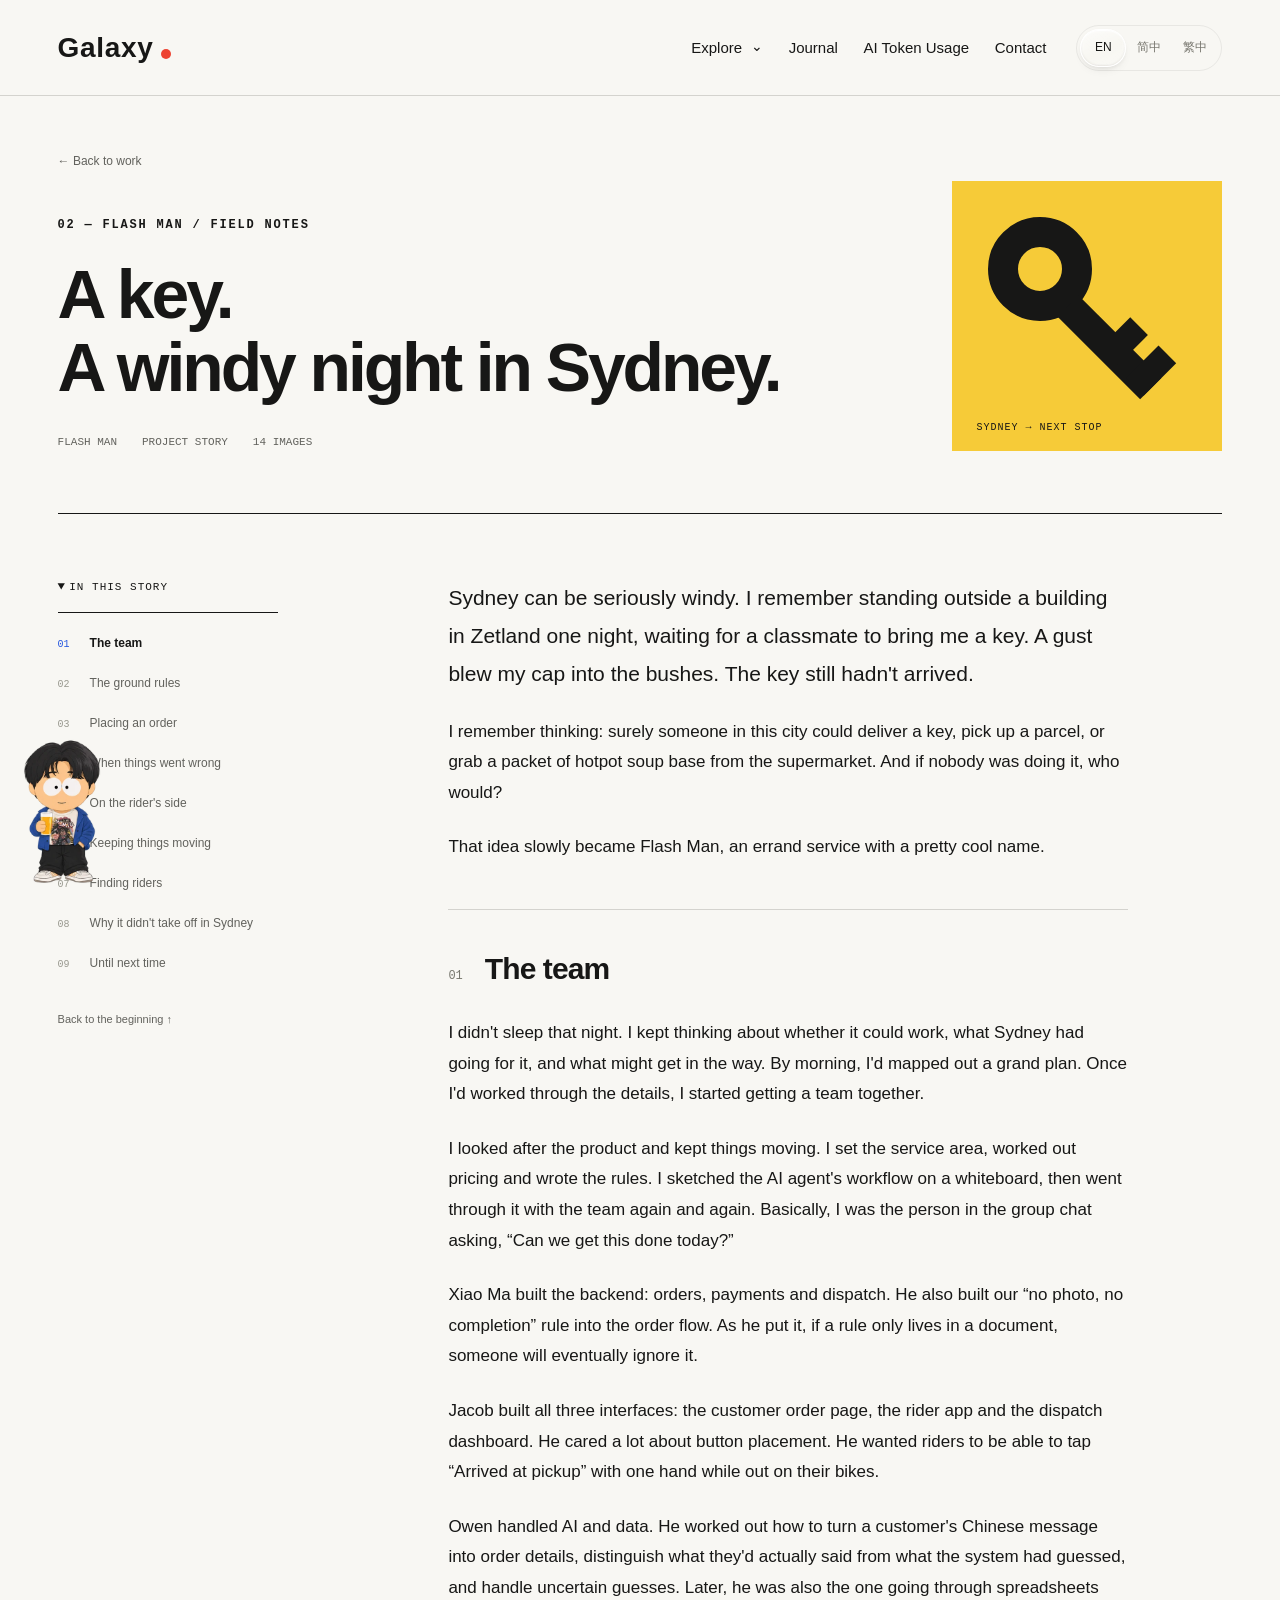
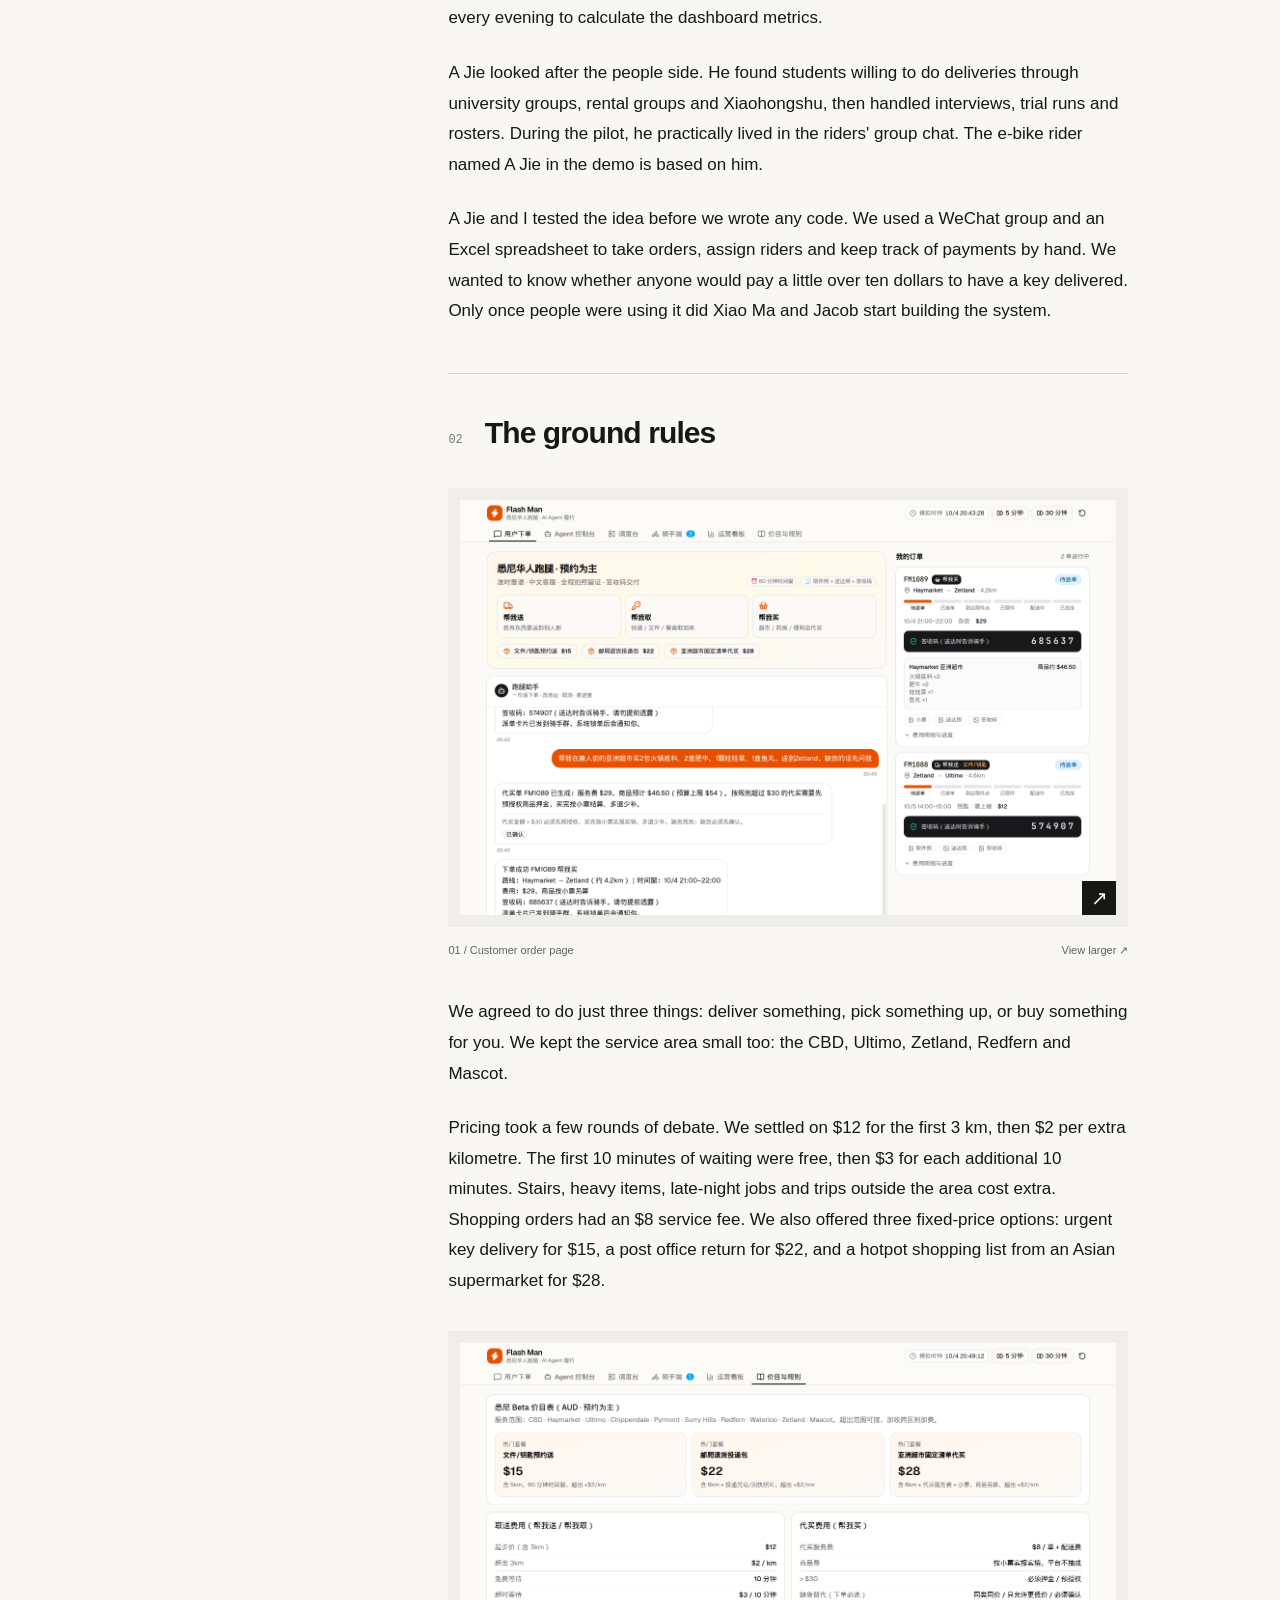
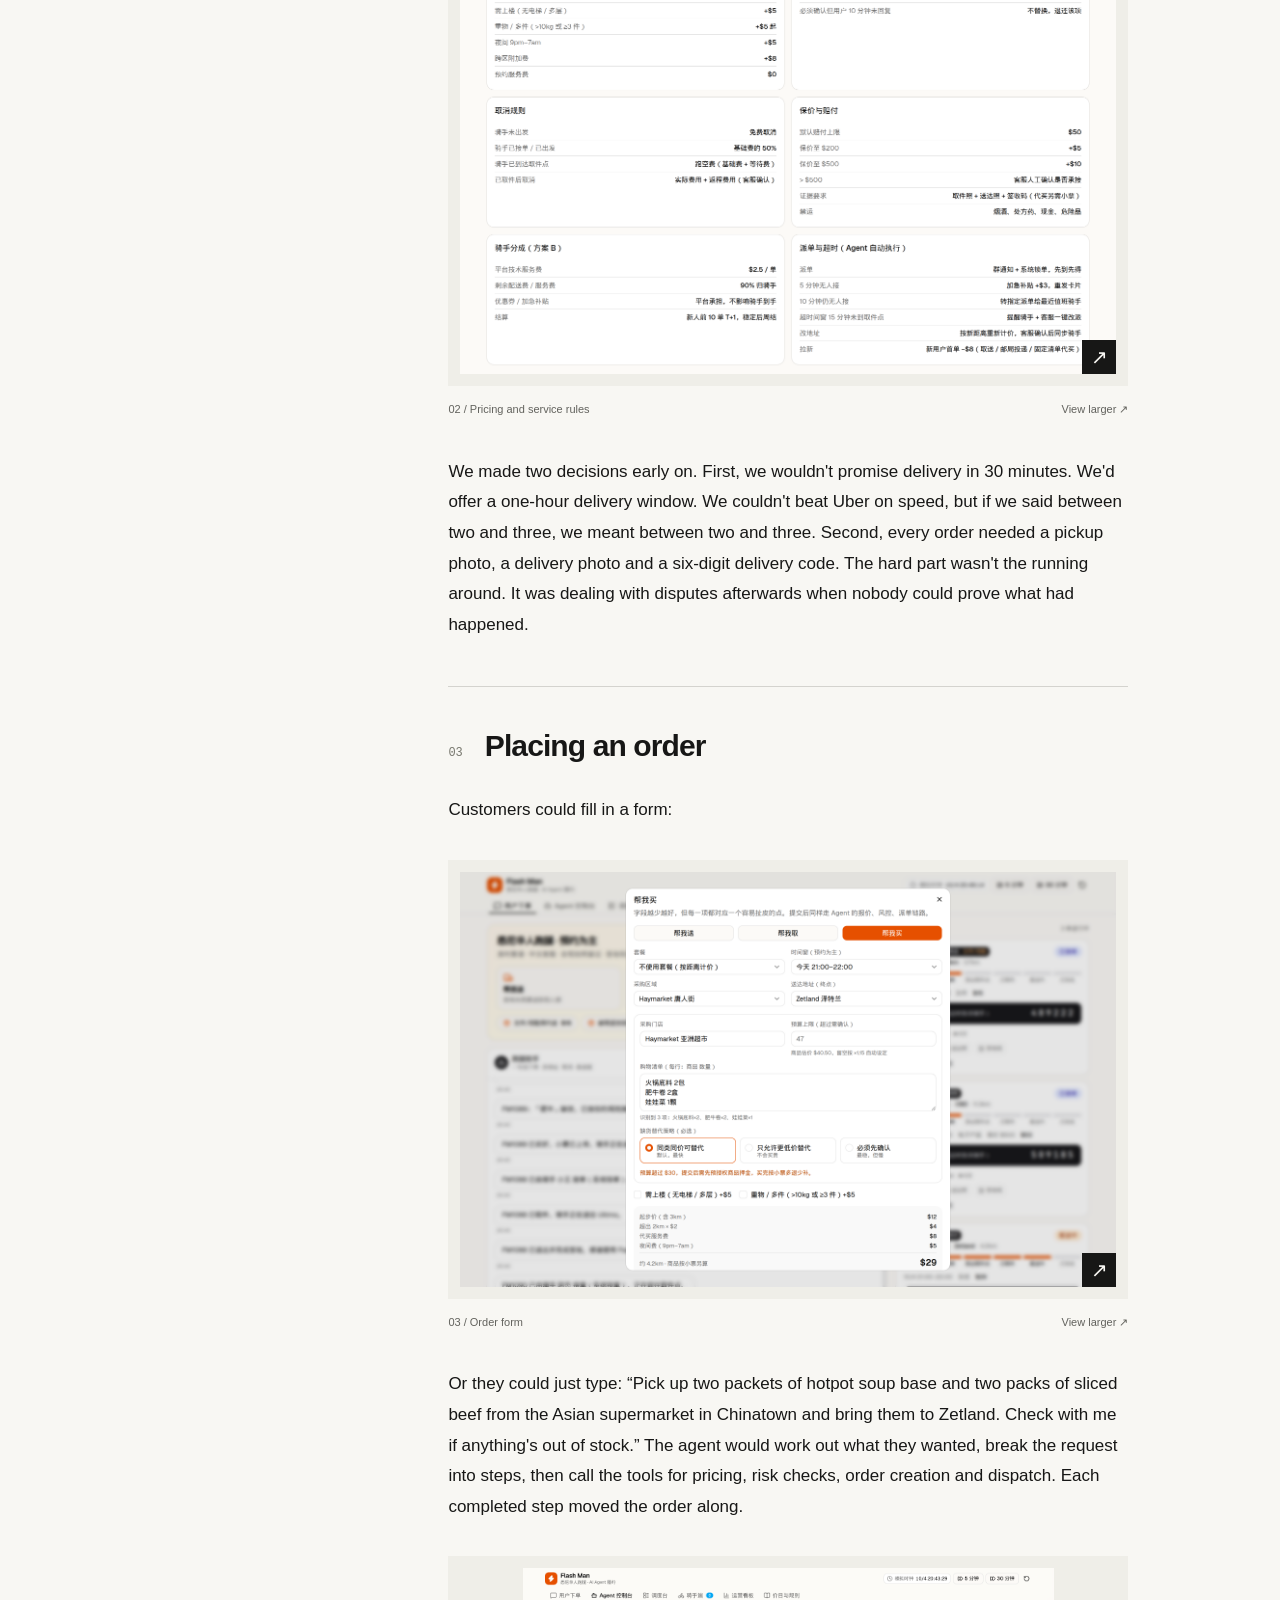
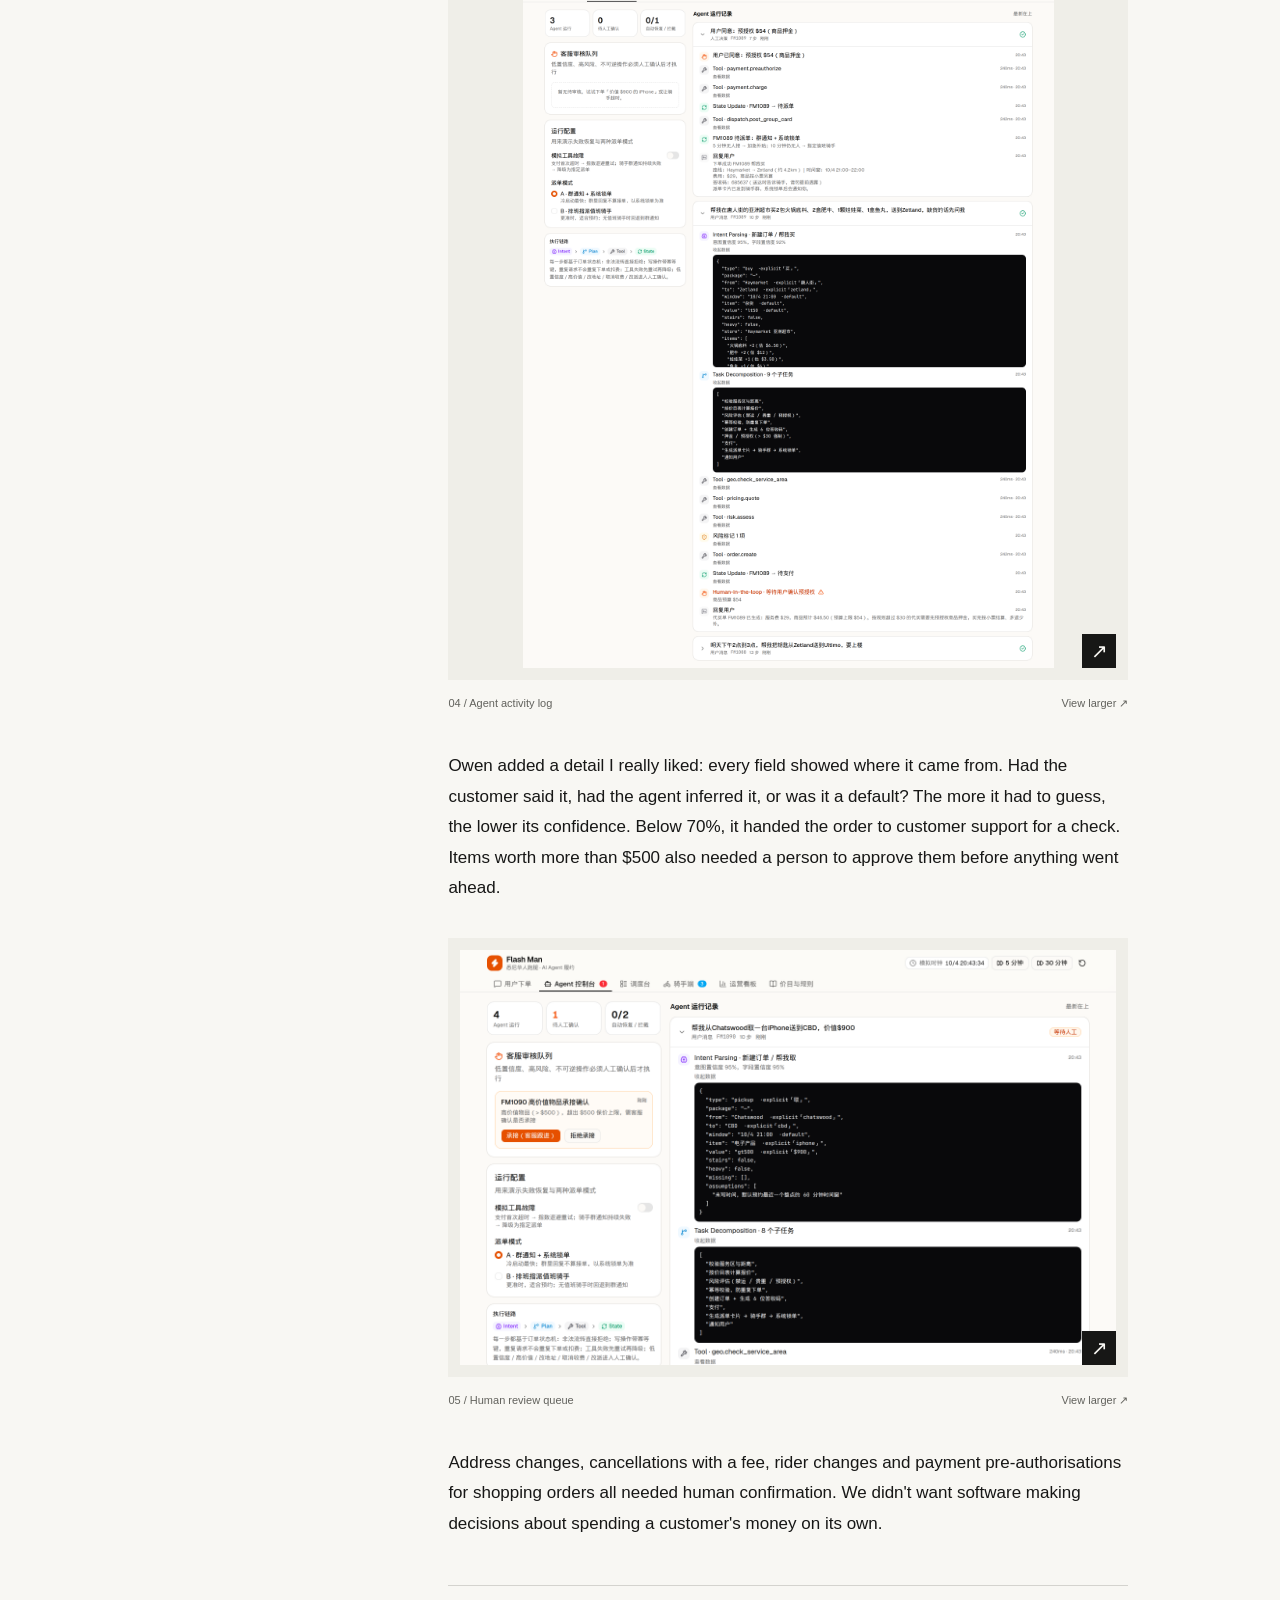
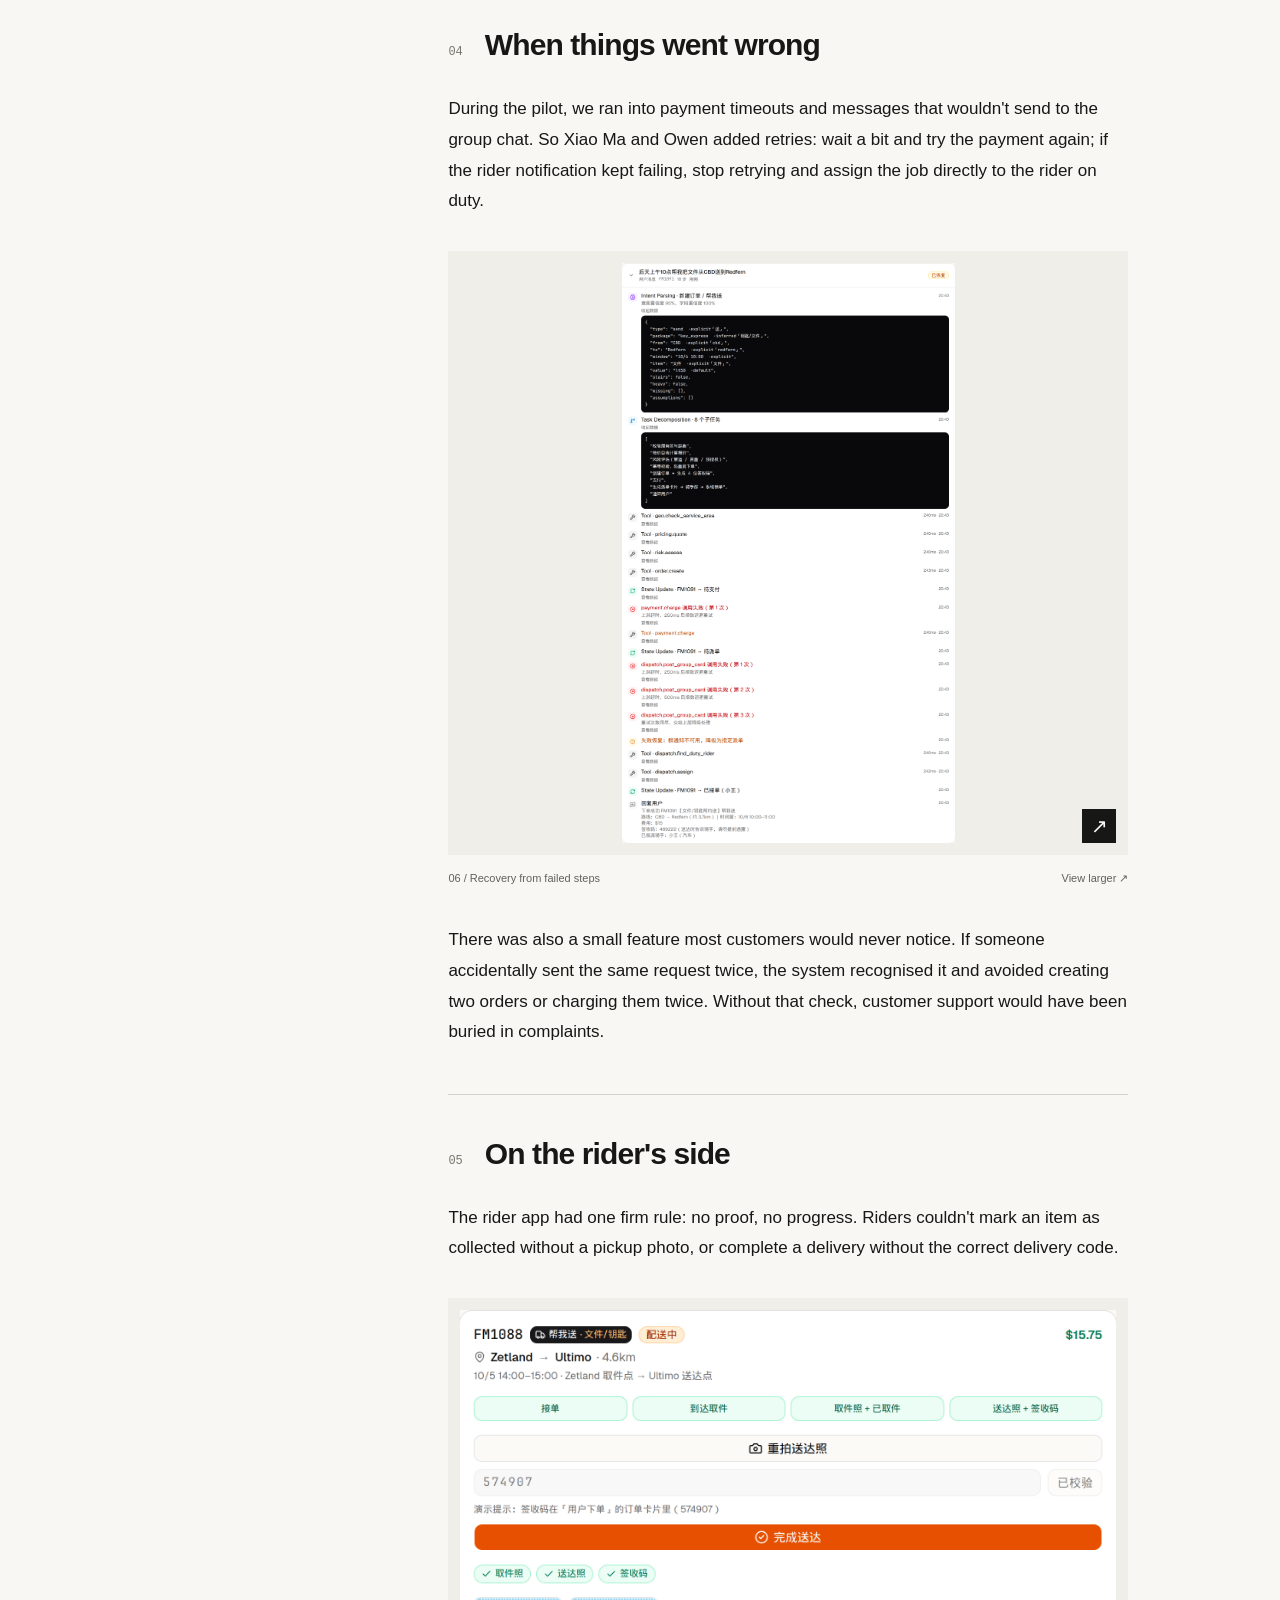
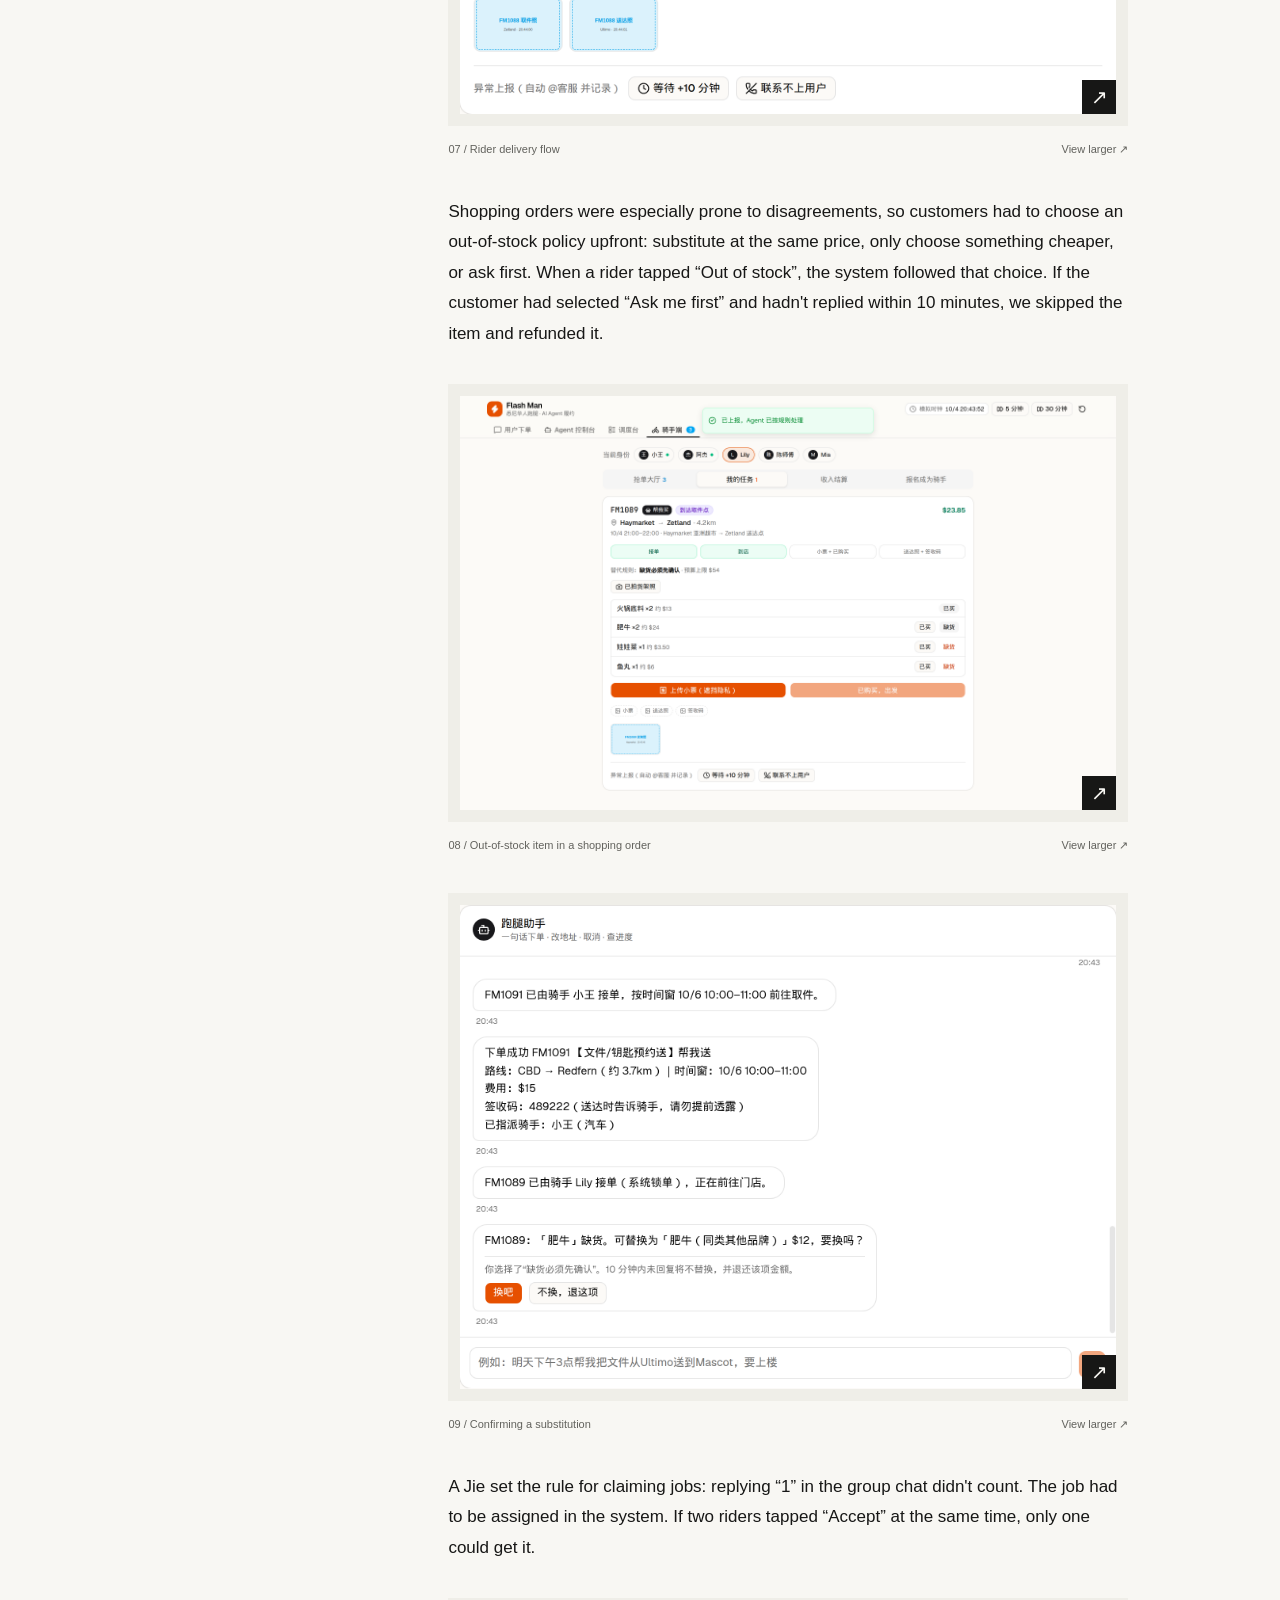
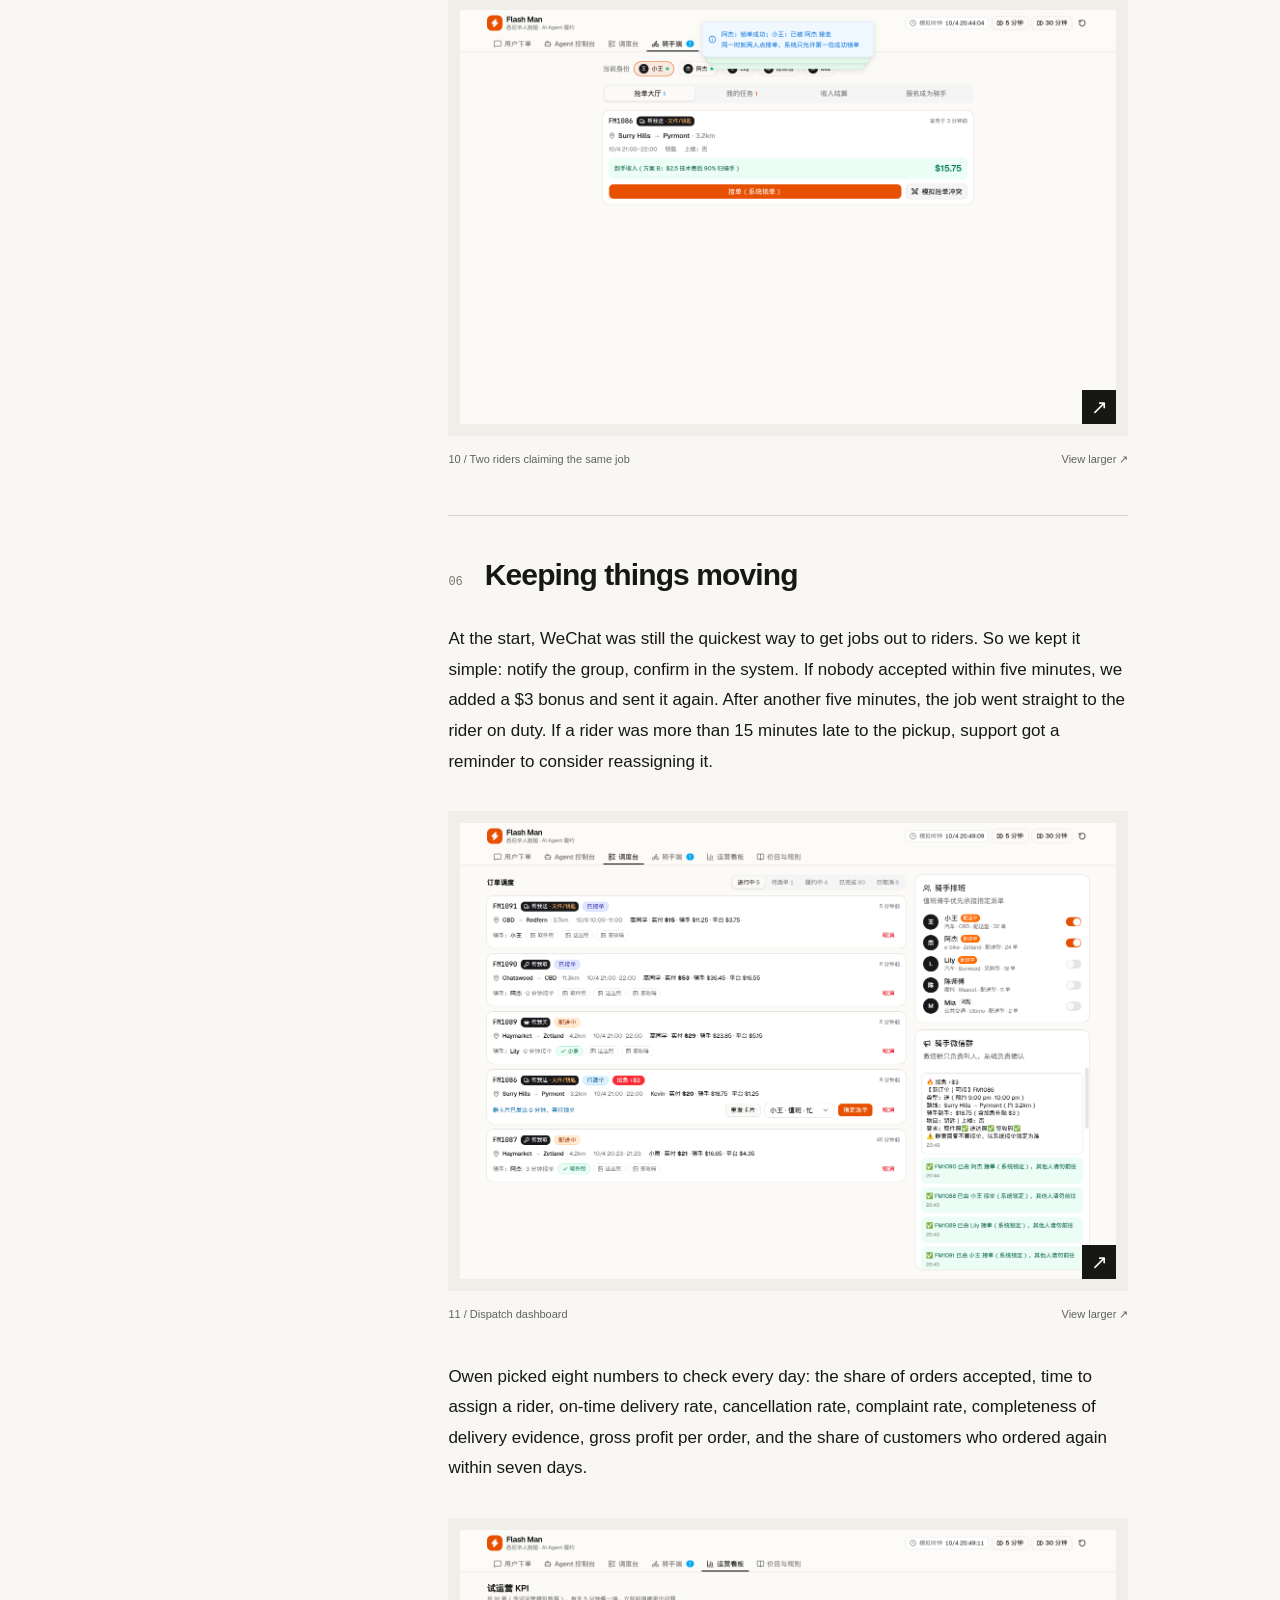
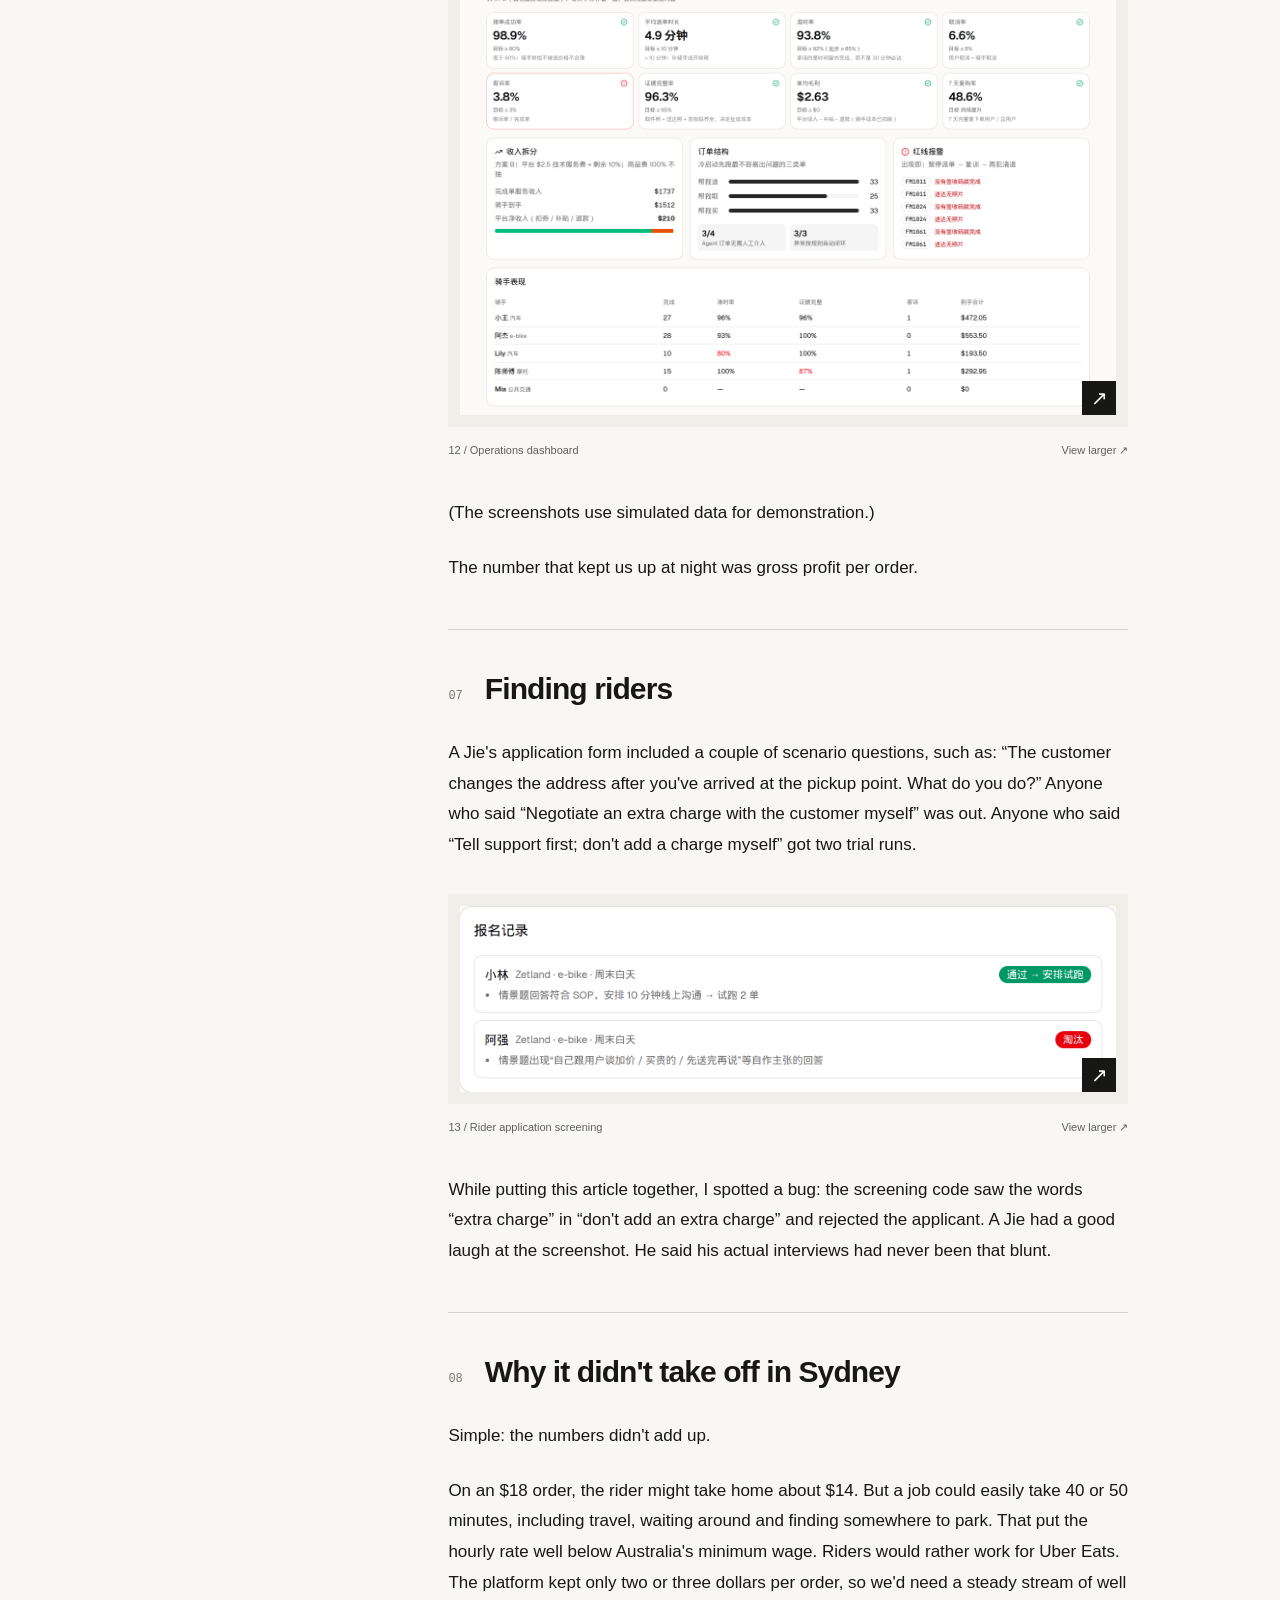
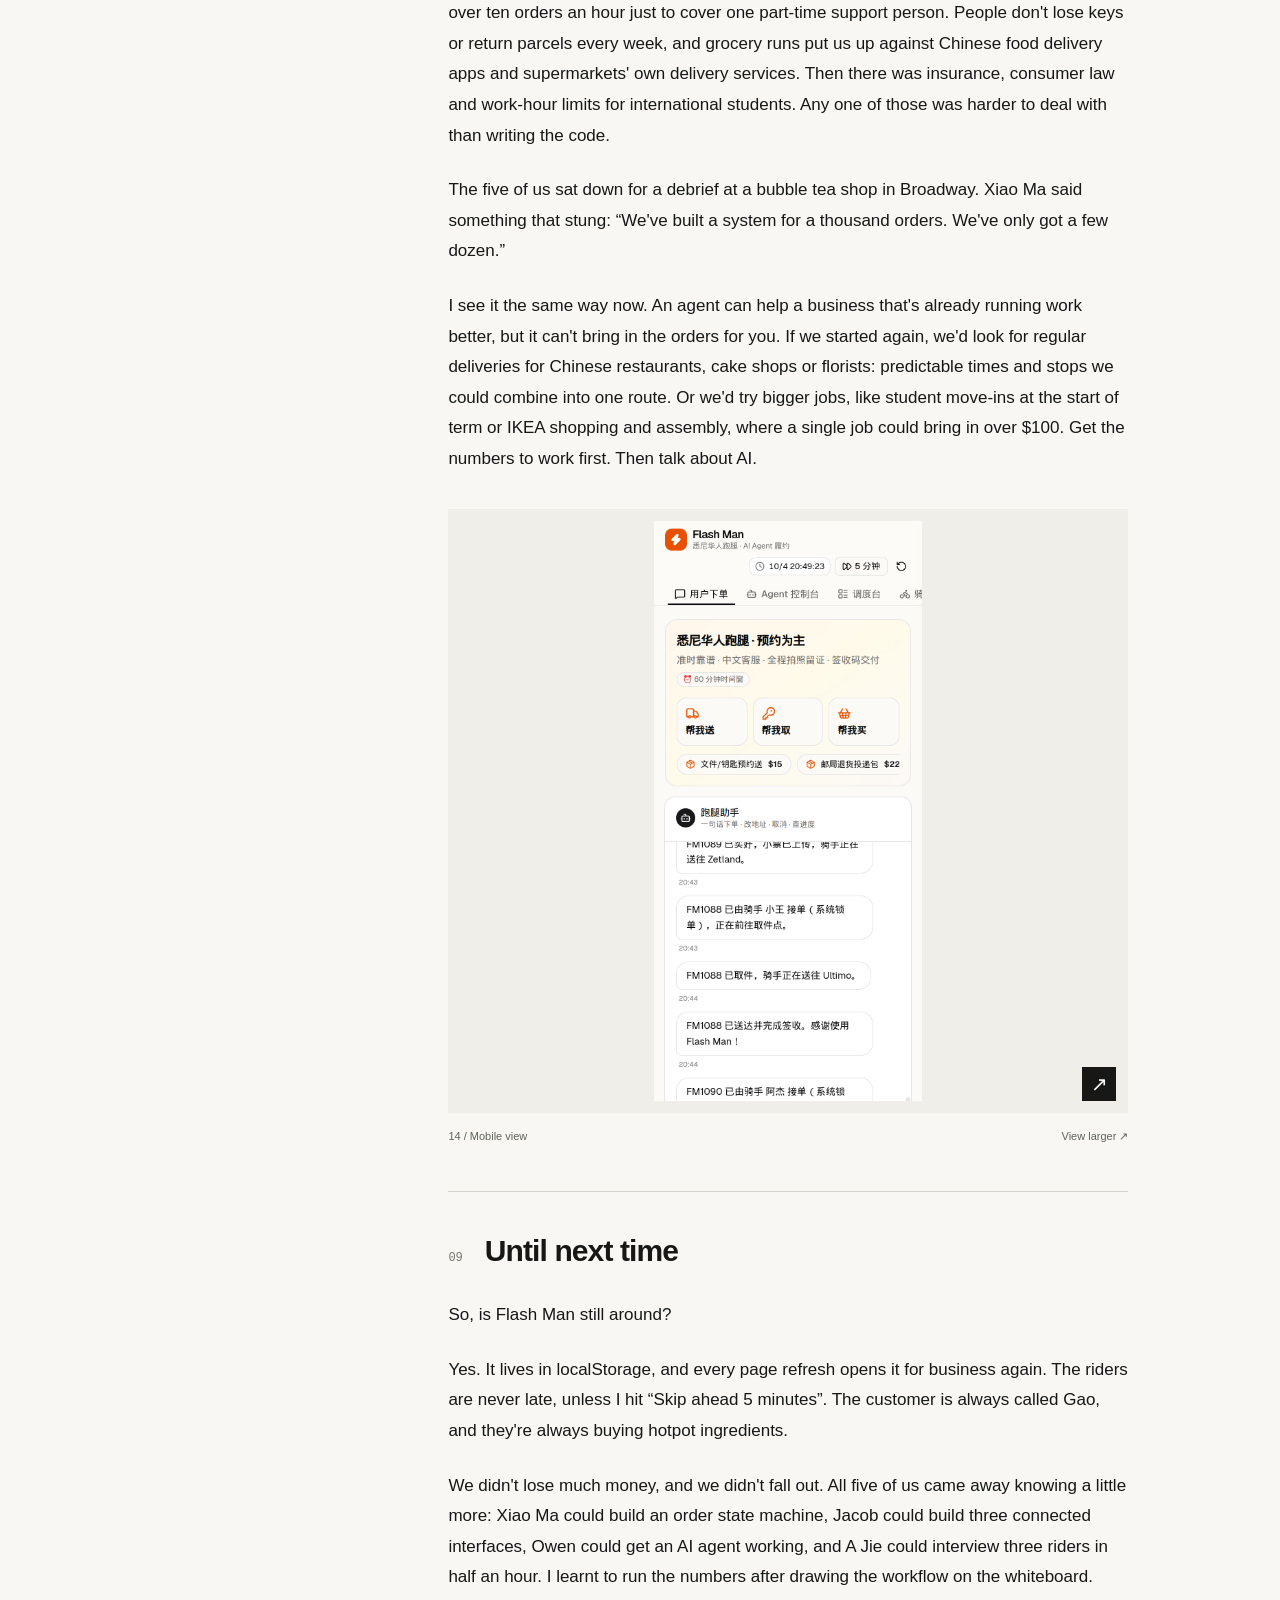
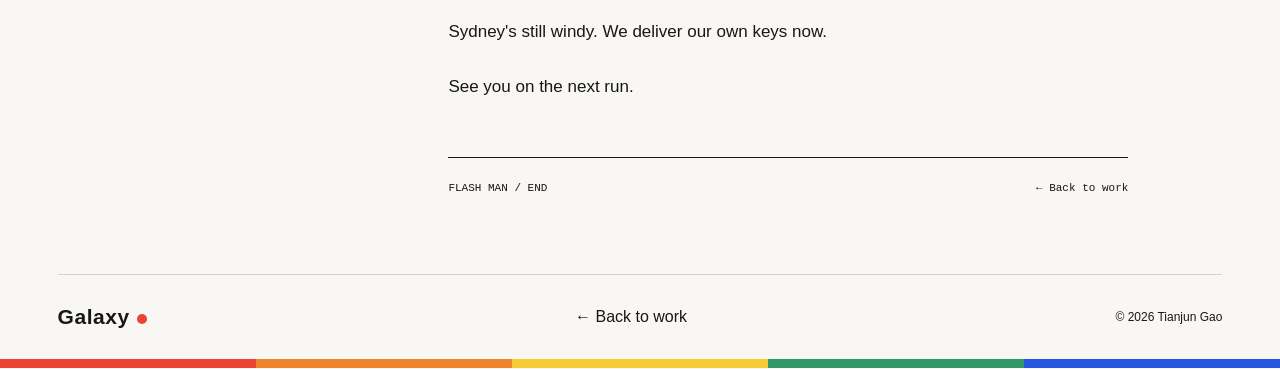
<file: projects/flash-man/index.html>
<!doctype html>
<html lang="zh-Hans"><head><meta charset="utf-8"><meta name="viewport" content="width=device-width, initial-scale=1"><meta name="application-name" content="Galaxy"><meta property="og:site_name" content="Galaxy"><title>一把钥匙，和悉尼的风 — Flash Man · Galaxy</title><meta name="description" content="Flash Man 项目手记：从悉尼的一把钥匙，到跑腿服务、Agent 工作流与一次产品复盘。"><link rel="stylesheet" href="../../style.css?v=6f092543e8e5"><link rel="stylesheet" href="story.css?v=37c86007c590"><link rel="stylesheet" href="../../pet.css?v=651a02dda43a">
</head>
<body class="story-page"><a class="skip" href="#story" data-i18n="skip">跳至正文</a><header><a data-i18n="brand" class="wordmark brand-wordmark" lang="en" href="/tianjun-portfolio/" aria-label="Galaxy home">Galaxy<span class="logo-dot"></span></a><nav aria-label="Main navigation"><details class="site-explore"><summary>Explore</summary><div class="explore-menu"><a data-project-nav="attention" href="/tianjun-portfolio/projects/cs14-attention-platform/">Attention research platform</a><a data-project-nav="flash" href="/tianjun-portfolio/projects/flash-man/">Flash Man</a><a data-project-nav="deyan" href="/tianjun-portfolio/projects/deyan-gis-internship/">AI + GIS internship</a><a data-project-nav="raizz" href="/tianjun-portfolio/projects/raizz-growth/">raizz internship</a></div></details><a data-i18n="blog" href="/tianjun-portfolio/blog/">Journal</a><a data-i18n="usage" class="usage-link" href="/tianjun-portfolio/ai-usage/">AI Token Usage</a><a data-i18n="contact" href="/tianjun-portfolio/#contact">Contact</a></nav><div class="language-switch" role="group" aria-label="Language / 語言"><button type="button" data-language="en" aria-pressed="true" lang="en">EN</button><span aria-hidden="true">/</span><button type="button" data-language="zh-CN" aria-pressed="false" lang="zh-Hans">简中</button><span aria-hidden="true">/</span><button type="button" data-language="zh" aria-pressed="false" lang="zh-Hant">繁中</button></div></header>
<main class="story-shell"><section class="story-hero" aria-labelledby="story-title"><div><a class="story-back" href="/tianjun-portfolio/#work" data-i18n="backWork">← 回到作品</a><p class="eyebrow">02 — FLASH MAN / FIELD NOTES</p><h1 id="story-title" lang="zh-Hans">一把钥匙，<br><span>和悉尼的风</span></h1><div class="story-meta"><span>FLASH MAN</span><span data-i18n="original">項目手記</span><span data-i18n="figures">14 幅配圖</span></div></div><div class="key-art" aria-hidden="true"><i class="key-ring"></i><i class="key-stem"></i><span>SYDNEY → NEXT STOP</span></div></section>
<div class="story-layout"><aside class="story-sidebar"><details class="story-contents" open><summary data-i18n="contents">文章目錄</summary><nav aria-label="Article chapters"><a href="#chapter-01"><span>01</span><span class="chapter-label" data-story-heading="0">A TEAM</span></a><a href="#chapter-02"><span>02</span><span class="chapter-label" data-story-heading="1">A RULE</span></a><a href="#chapter-03"><span>03</span><span class="chapter-label" data-story-heading="2">A SHEET</span></a><a href="#chapter-04"><span>04</span><span class="chapter-label" data-story-heading="3">A SOLUTION</span></a><a href="#chapter-05"><span>05</span><span class="chapter-label" data-story-heading="4">A RIDER SIDE</span></a><a href="#chapter-06"><span>06</span><span class="chapter-label" data-story-heading="5">A CONSOLE</span></a><a href="#chapter-07"><span>07</span><span class="chapter-label" data-story-heading="6">Recruit</span></a><a href="#chapter-08"><span>08</span><span class="chapter-label" data-story-heading="7">为什么没在悉尼跑起来</span></a><a href="#chapter-09"><span>09</span><span class="chapter-label" data-story-heading="8">END</span></a></nav></details><a class="story-top" href="#story-title" data-i18n="top">回到開頭 ↑</a></aside><article id="story" class="essay" lang="zh-Hans"><p class="essay-paragraph" data-story-paragraph="0">悉尼的风是真大。我清楚的记得那是个夜晚，我站在 Zetland 楼下等女同学来送钥匙，风把我的帽子吹进了草丛，钥匙还没到。</p><p class="essay-paragraph" data-story-paragraph="1">那会儿我就想，这城市里应该有个人，专门帮人送钥匙、或取快递、或去超市买一包火锅底料。如果没有的话，谁来当这个人。</p><p class="essay-paragraph" data-story-paragraph="2">在我的思考下慢慢的后来就有了 Flash Man，一个听上去非常酷的跑腿项目。</p><section class="essay-chapter" id="chapter-01" aria-labelledby="chapter-01-title"><h2 id="chapter-01-title"><span class="chapter-number" aria-hidden="true">01</span><span data-story-heading="0">A TEAM</span></h2><p class="essay-paragraph" data-story-paragraph="3">有了这个想法之后我记得我那一晚上都没睡觉。一直在想它的可行性。在悉尼的优势和劣势等等，一晚上规划了片宏伟蓝图。然后我是说干就干，等落实好规划后，开始招兵买马哈哈。</p><p class="essay-paragraph" data-story-paragraph="4">我负责产品和整体推进。定服务范围、定价、写规则，Agent 的流程也是我先在白板上画出来，再拉着大家一遍遍改。说白一点，我就是那个天天在群里问“这个今天能好吗”的人。</p><p class="essay-paragraph" data-story-paragraph="5">小马写后端，订单、支付、派单都在他手里。我们有条规矩叫“没拍照不准点完成”，就是他写进状态机里的。他说规则只写在文档里，迟早有人不当回事。</p><p class="essay-paragraph" data-story-paragraph="6">Jacob 做前端，用户下单页、骑手端、调度台三套界面都是他做的。他最在意按钮的位置，坚持骑手骑着车也得能单手点到“到达取件点”。</p><p class="essay-paragraph" data-story-paragraph="7">Owen 负责 AI 和数据。用户说的中文怎么拆成订单字段，哪些字段是用户说的、哪些是猜的，猜得没把握的时候怎么办，都是他调出来的。后来看板上那几个指标，也是他每天晚上对着表格算出来的。</p><p class="essay-paragraph" data-story-paragraph="8">阿杰负责人。去学校群、租房群、小红书找愿意跑单的同学，面试、试跑、排班都归他管。试运营那段时间，他基本住在骑手群里。demo 里骑手名单上那个骑 e-bike 的阿杰，就是照着他写的。</p><p class="essay-paragraph" data-story-paragraph="9">最小可行性测试是我和阿杰一起做的。一开始没写一行代码，就拿一个微信群加一张 Excel 手动接单、派单、记账，先看到底有没有人愿意花十几块钱让别人送一把钥匙。确认有人用，小马和 Jacob 才开始写系统。</p></section><section class="essay-chapter" id="chapter-02" aria-labelledby="chapter-02-title"><h2 id="chapter-02-title"><span class="chapter-number" aria-hidden="true">02</span><span data-story-heading="1">A RULE</span></h2><figure class="essay-figure"><a class="figure-link" href="images/01-customer.png" data-image="0" aria-label="放大：用户下单页"><img src="images/01-customer.png" width="2720" height="1720" alt="用户下单页" loading="lazy" decoding="async"><span class="figure-zoom" aria-hidden="true">↗</span></a><figcaption><span data-story-caption="0">01 / 用户下单页</span><span data-i18n="enlarge">點擊放大 ↗</span></figcaption></figure><p class="essay-paragraph" data-story-paragraph="10">我们商量只做三件事：帮我送、帮我取、帮我买。服务圈也画得很小，就 CBD、Ultimo、Zetland、Redfern、Mascot 这一片。</p><p class="essay-paragraph" data-story-paragraph="11">价格吵了好几轮。最后定下来是起步 $12 含 3 公里，超出每公里 $2；免费等 10 分钟，之后每 10 分钟 $3；上楼、重物、夜间、跨区再加钱；代买另收 $8 服务费。另外做了三个固定价套餐：钥匙急送 $15，邮局退货 $22，亚洲超市火锅清单 $28。</p><figure class="essay-figure"><a class="figure-link" href="images/11-rules.png" data-image="1" aria-label="放大：价目与规则"><img src="images/11-rules.png" width="2720" height="2618" alt="价目与规则" loading="lazy" decoding="async"><span class="figure-zoom" aria-hidden="true">↗</span></a><figcaption><span data-story-caption="1">02 / 价目与规则</span><span data-i18n="enlarge">點擊放大 ↗</span></figcaption></figure><p class="essay-paragraph" data-story-paragraph="12">有两件事我们定得很早。第一，不承诺 30 分钟必达，只承诺 60 分钟时间窗。拼速度我们拼不过 Uber，但说好两点到三点，就两点到三点。第二，每一单都要取件照、送达照，再加一个 6 位签收码。干跑腿最怕的不是累，是事后说不清。</p></section><section class="essay-chapter" id="chapter-03" aria-labelledby="chapter-03-title"><h2 id="chapter-03-title"><span class="chapter-number" aria-hidden="true">03</span><span data-story-heading="2">A SHEET</span></h2><p class="essay-paragraph" data-story-paragraph="13">可以填表：</p><figure class="essay-figure"><a class="figure-link" href="images/12-form.png" data-image="2" aria-label="放大：表单下单"><img src="images/12-form.png" width="2720" height="1720" alt="表单下单" loading="lazy" decoding="async"><span class="figure-zoom" aria-hidden="true">↗</span></a><figcaption><span data-story-caption="2">03 / 表单下单</span><span data-i18n="enlarge">點擊放大 ↗</span></figcaption></figure><p class="essay-paragraph" data-story-paragraph="14">也可以直接打字，比如“帮我在唐人街的亚洲超市买 2 包火锅底料、2 盒肥牛，送到 Zetland，缺货先问我”。Agent 会先理解意思，再把事情拆成几步，然后挨个去调报价、风控、下单、派单这些工具，每做完一步就把订单状态往前推一格。</p><figure class="essay-figure"><a class="figure-link" href="images/02-agent-trace.png" data-image="3" aria-label="放大：Agent 运行记录"><img src="images/02-agent-trace.png" width="2720" height="3584" alt="Agent 运行记录" loading="lazy" decoding="async"><span class="figure-zoom" aria-hidden="true">↗</span></a><figcaption><span data-story-caption="3">04 / Agent 运行记录</span><span data-i18n="enlarge">點擊放大 ↗</span></figcaption></figure><p class="essay-paragraph" data-story-paragraph="15">Owen 在这里加了一个我很喜欢的设计：每个字段都标上来源，是用户明说的，是推断的，还是默认值。猜的越多，置信度越低。低于 70% 它就不自己做主，转给客服看一眼。物品超过 $500 也一样，必须有人点头才往下走。</p><figure class="essay-figure"><a class="figure-link" href="images/03-hitl.png" data-image="4" aria-label="放大：人工审核队列"><img src="images/03-hitl.png" width="2720" height="1720" alt="人工审核队列" loading="lazy" decoding="async"><span class="figure-zoom" aria-hidden="true">↗</span></a><figcaption><span data-story-caption="4">05 / 人工审核队列</span><span data-i18n="enlarge">點擊放大 ↗</span></figcaption></figure><p class="essay-paragraph" data-story-paragraph="16">改地址、要收费的取消、换骑手、代买预授权，这几类事我们都要求有人确认。花用户钱的事，不能让程序自己拍板。</p></section><section class="essay-chapter" id="chapter-04" aria-labelledby="chapter-04-title"><h2 id="chapter-04-title"><span class="chapter-number" aria-hidden="true">04</span><span data-story-heading="3">A SOLUTION</span></h2><p class="essay-paragraph" data-story-paragraph="17">试运营那几周，支付超时、群消息发不出去这种事都遇到过。所以小马和 Owen 做了重试：支付失败就等一会儿再试；骑手群一直发不出去，就不发了，直接派给值班骑手。</p><figure class="essay-figure portrait"><a class="figure-link" href="images/04-recovery.png" data-image="5" aria-label="放大：失败恢复"><img src="images/04-recovery.png" width="1736" height="3026" alt="失败恢复" loading="lazy" decoding="async"><span class="figure-zoom" aria-hidden="true">↗</span></a><figcaption><span data-story-caption="5">06 / 失败恢复</span><span data-i18n="enlarge">點擊放大 ↗</span></figcaption></figure><p class="essay-paragraph" data-story-paragraph="18">还有一个很不起眼的功能：用户手滑把同一句话发两遍，系统会认出来，不会下两单、扣两次钱。用户可能永远不知道有这个功能，但没有它，客服会被投诉淹掉。</p></section><section class="essay-chapter" id="chapter-05" aria-labelledby="chapter-05-title"><h2 id="chapter-05-title"><span class="chapter-number" aria-hidden="true">05</span><span data-story-heading="4">A RIDER SIDE</span></h2><p class="essay-paragraph" data-story-paragraph="19">骑手端就一条硬规矩：没证据，订单就不往下走。不拍取件照点不了“已取件”，签收码不对点不了“完成”。</p><figure class="essay-figure"><a class="figure-link" href="images/07-rider-delivery.png" data-image="6" aria-label="放大：骑手送达流程"><img src="images/07-rider-delivery.png" width="1536" height="946" alt="骑手送达流程" loading="lazy" decoding="async"><span class="figure-zoom" aria-hidden="true">↗</span></a><figcaption><span data-story-caption="6">07 / 骑手送达流程</span><span data-i18n="enlarge">點擊放大 ↗</span></figcaption></figure><p class="essay-paragraph" data-story-paragraph="20">代买最容易吵架，所以用户下单时就得选好缺货怎么处理：换同价的、只换更便宜的，还是必须先问我。骑手在超市点一下“缺货”，系统就照着规则办；要是选了“先问我”，10 分钟没回复就不买，钱退回去。</p><figure class="essay-figure"><a class="figure-link" href="images/05-rider-buy.png" data-image="7" aria-label="放大：代买缺货"><img src="images/05-rider-buy.png" width="2720" height="1720" alt="代买缺货" loading="lazy" decoding="async"><span class="figure-zoom" aria-hidden="true">↗</span></a><figcaption><span data-story-caption="7">08 / 代买缺货</span><span data-i18n="enlarge">點擊放大 ↗</span></figcaption></figure><figure class="essay-figure"><a class="figure-link" href="images/06-substitution.png" data-image="8" aria-label="放大：缺货确认"><img src="images/06-substitution.png" width="1656" height="1222" alt="缺货确认" loading="lazy" decoding="async"><span class="figure-zoom" aria-hidden="true">↗</span></a><figcaption><span data-story-caption="8">09 / 缺货确认</span><span data-i18n="enlarge">點擊放大 ↗</span></figcaption></figure><p class="essay-paragraph" data-story-paragraph="21">抢单的规矩是阿杰定的：群里回“1”不算，系统里锁上才算。两个人同一秒点接单，只有一个能抢到。</p><figure class="essay-figure"><a class="figure-link" href="images/08-rider-race.png" data-image="9" aria-label="放大：抢单冲突"><img src="images/08-rider-race.png" width="2720" height="1720" alt="抢单冲突" loading="lazy" decoding="async"><span class="figure-zoom" aria-hidden="true">↗</span></a><figcaption><span data-story-caption="9">10 / 抢单冲突</span><span data-i18n="enlarge">點擊放大 ↗</span></figcaption></figure></section><section class="essay-chapter" id="chapter-06" aria-labelledby="chapter-06-title"><h2 id="chapter-06-title"><span class="chapter-number" aria-hidden="true">06</span><span data-story-heading="5">A CONSOLE</span></h2><p class="essay-paragraph" data-story-paragraph="22">刚起步的时候，派单还是靠微信群最快。我们就老老实实用“群里通知、系统确认”这个办法。5 分钟没人接，自动加 $3 补贴再发一次；再过 5 分钟还没人，直接派给值班的人；骑手晚了 15 分钟还没到取件点，就提醒客服考虑换人。</p><figure class="essay-figure"><a class="figure-link" href="images/09-dispatch.png" data-image="10" aria-label="放大：调度台"><img src="images/09-dispatch.png" width="2720" height="1890" alt="调度台" loading="lazy" decoding="async"><span class="figure-zoom" aria-hidden="true">↗</span></a><figcaption><span data-story-caption="10">11 / 调度台</span><span data-i18n="enlarge">點擊放大 ↗</span></figcaption></figure><p class="essay-paragraph" data-story-paragraph="23">Owen 定了 8 个每天要看的数：接单成功率、派单时长、准时率、取消率、客诉率、证据完整率、单均毛利、7 天复购率。</p><figure class="essay-figure"><a class="figure-link" href="images/10-dashboard.png" data-image="11" aria-label="放大：运营看板"><img src="images/10-dashboard.png" width="2720" height="2012" alt="运营看板" loading="lazy" decoding="async"><span class="figure-zoom" aria-hidden="true">↗</span></a><figcaption><span data-story-caption="11">12 / 运营看板</span><span data-i18n="enlarge">點擊放大 ↗</span></figcaption></figure><p class="essay-paragraph" data-story-paragraph="24">（截图里是演示用的模拟数据。）</p><p class="essay-paragraph" data-story-paragraph="25">让我们几个半夜睡不着的，是单均毛利那一格。</p></section><section class="essay-chapter" id="chapter-07" aria-labelledby="chapter-07-title"><h2 id="chapter-07-title"><span class="chapter-number" aria-hidden="true">07</span><span data-story-heading="6">Recruit</span></h2><p class="essay-paragraph" data-story-paragraph="26">阿杰的报名表里有两道题，比如“用户临时改地址，你已经到了取件点，怎么办？”。回答“我自己跟用户谈加价”的直接不要；回答“先报客服，不私自加价”的，安排试跑两单。</p><figure class="essay-figure"><a class="figure-link" href="images/13-signup.png" data-image="12" aria-label="放大：报名筛选"><img src="images/13-signup.png" width="1536" height="434" alt="报名筛选" loading="lazy" decoding="async"><span class="figure-zoom" aria-hidden="true">↗</span></a><figcaption><span data-story-caption="12">13 / 报名筛选</span><span data-i18n="enlarge">點擊放大 ↗</span></figcaption></figure><p class="essay-paragraph" data-story-paragraph="27">我在整理这篇文章时还发现了一个 bug：筛选程序看到“不私自加价”里有“加价”两个字，就把人刷掉了。阿杰看到截图笑了半天，说他面试的时候可没这么武断。</p></section><section class="essay-chapter" id="chapter-08" aria-labelledby="chapter-08-title"><h2 id="chapter-08-title"><span class="chapter-number" aria-hidden="true">08</span><span data-story-heading="7">为什么没在悉尼跑起来</span></h2><p class="essay-paragraph" data-story-paragraph="28">一句话：账算不过来。</p><p class="essay-paragraph" data-story-paragraph="29">一单 $18，骑手到手大概 $14。可一单从出发到送完，加上等人、找车位，四五十分钟是常事，算下来时薪比澳洲最低工资低一截，骑手更愿意去开 Uber Eats。平台每单剩两三块，要每小时稳定十几单才养得起一个兼职客服。钥匙和退货一个月都用不上一次，代买又跟华人外卖平台、超市自己的配送撞个正着。再加上保险、消费者法、留学生打工时长限制，哪一样都比写代码麻烦。</p><p class="essay-paragraph" data-story-paragraph="30">复盘那天我们五个坐在 Broadway 的一家奶茶店里，小马说了句挺扎心的话：我们把一千单的系统做好了，可我们只有几十单。</p><p class="essay-paragraph" data-story-paragraph="31">我现在也这么看。Agent 能让一个已经在转的生意转得更顺，但它没法替你找来订单。要是重来，我们会先去接华人餐馆、蛋糕店、花店那种固定时段、能顺路的配送，或者开学季搬家、宜家代买组装这种一单就上百块的活。先让账算得过来，再谈 AI。</p><figure class="essay-figure portrait"><a class="figure-link" href="images/14-mobile.png" data-image="13" aria-label="放大：手机端"><img src="images/14-mobile.png" width="780" height="1688" alt="手机端" loading="lazy" decoding="async"><span class="figure-zoom" aria-hidden="true">↗</span></a><figcaption><span data-story-caption="13">14 / 手机端</span><span data-i18n="enlarge">點擊放大 ↗</span></figcaption></figure></section><section class="essay-chapter" id="chapter-09" aria-labelledby="chapter-09-title"><h2 id="chapter-09-title"><span class="chapter-number" aria-hidden="true">09</span><span data-story-heading="8">END</span></h2><p class="essay-paragraph" data-story-paragraph="32">所以 Flash Man 还在吗？</p><p class="essay-paragraph" data-story-paragraph="33">在，在一个 localStorage 里，每次刷新都重新开张。骑手从不迟到，除非我手欠点了“快进 5 分钟”。客户永远姓高，永远在买火锅。</p><p class="essay-paragraph" data-story-paragraph="34">没亏什么钱，没吵散伙，五个人各自多会了点东西：小马会写状态机了，Jacob 会做三端界面了，Owen 会调 Agent 了，阿杰能在半小时里面试完三个骑手，我学会了在白板上画完流程以后先算账。</p><p class="essay-paragraph" data-story-paragraph="35">悉尼的风还在刮。钥匙，我们自己送。</p><p class="essay-paragraph" data-story-paragraph="36">下一单再见。</p></section><div class="story-end"><span>FLASH MAN / END</span><a href="/tianjun-portfolio/#work" data-i18n="backWork">← 回到作品</a></div></article></div></main>
<footer><a href="/tianjun-portfolio/" class="wordmark brand-wordmark" lang="en">Galaxy<span class="logo-dot"></span></a><a href="/tianjun-portfolio/#work" data-i18n="backWork">← 回到首頁</a><span>© 2026 <span data-i18n="name">高天駿</span></span></footer><div class="color-bar" aria-hidden="true"><i></i><i></i><i></i><i></i><i></i></div>
<dialog class="image-viewer" aria-labelledby="image-caption"><div class="image-toolbar"><span id="image-caption"></span><div><button type="button" id="image-prev" aria-label="Previous image">←</button><button type="button" id="image-next" aria-label="Next image">→</button><a id="image-original" target="_blank" rel="noopener" data-i18n="originalImage">原圖 ↗</a><button type="button" id="image-close" data-i18n="close">關閉 ✕</button></div></div><div class="image-stage"><img id="image-full" alt=""></div></dialog>
<script type="application/json" id="story-translations">{"zh-CN": {"title": "一把钥匙，和悉尼的风", "paragraphs": ["悉尼的风是真大。我清楚的记得那是个夜晚，我站在 Zetland 楼下等女同学来送钥匙，风把我的帽子吹进了草丛，钥匙还没到。", "那会儿我就想，这城市里应该有个人，专门帮人送钥匙、或取快递、或去超市买一包火锅底料。如果没有的话，谁来当这个人。", "在我的思考下慢慢的后来就有了 Flash Man，一个听上去非常酷的跑腿项目。", "有了这个想法之后我记得我那一晚上都没睡觉。一直在想它的可行性。在悉尼的优势和劣势等等，一晚上规划了片宏伟蓝图。然后我是说干就干，等落实好规划后，开始招兵买马哈哈。", "我负责产品和整体推进。定服务范围、定价、写规则，Agent 的流程也是我先在白板上画出来，再拉着大家一遍遍改。说白一点，我就是那个天天在群里问“这个今天能好吗”的人。", "小马写后端，订单、支付、派单都在他手里。我们有条规矩叫“没拍照不准点完成”，就是他写进状态机里的。他说规则只写在文档里，迟早有人不当回事。", "Jacob 做前端，用户下单页、骑手端、调度台三套界面都是他做的。他最在意按钮的位置，坚持骑手骑着车也得能单手点到“到达取件点”。", "Owen 负责 AI 和数据。用户说的中文怎么拆成订单字段，哪些字段是用户说的、哪些是猜的，猜得没把握的时候怎么办，都是他调出来的。后来看板上那几个指标，也是他每天晚上对着表格算出来的。", "阿杰负责人。去学校群、租房群、小红书找愿意跑单的同学，面试、试跑、排班都归他管。试运营那段时间，他基本住在骑手群里。demo 里骑手名单上那个骑 e-bike 的阿杰，就是照着他写的。", "最小可行性测试是我和阿杰一起做的。一开始没写一行代码，就拿一个微信群加一张 Excel 手动接单、派单、记账，先看到底有没有人愿意花十几块钱让别人送一把钥匙。确认有人用，小马和 Jacob 才开始写系统。", "我们商量只做三件事：帮我送、帮我取、帮我买。服务圈也画得很小，就 CBD、Ultimo、Zetland、Redfern、Mascot 这一片。", "价格吵了好几轮。最后定下来是起步 $12 含 3 公里，超出每公里 $2；免费等 10 分钟，之后每 10 分钟 $3；上楼、重物、夜间、跨区再加钱；代买另收 $8 服务费。另外做了三个固定价套餐：钥匙急送 $15，邮局退货 $22，亚洲超市火锅清单 $28。", "有两件事我们定得很早。第一，不承诺 30 分钟必达，只承诺 60 分钟时间窗。拼速度我们拼不过 Uber，但说好两点到三点，就两点到三点。第二，每一单都要取件照、送达照，再加一个 6 位签收码。干跑腿最怕的不是累，是事后说不清。", "可以填表：", "也可以直接打字，比如“帮我在唐人街的亚洲超市买 2 包火锅底料、2 盒肥牛，送到 Zetland，缺货先问我”。Agent 会先理解意思，再把事情拆成几步，然后挨个去调报价、风控、下单、派单这些工具，每做完一步就把订单状态往前推一格。", "Owen 在这里加了一个我很喜欢的设计：每个字段都标上来源，是用户明说的，是推断的，还是默认值。猜的越多，置信度越低。低于 70% 它就不自己做主，转给客服看一眼。物品超过 $500 也一样，必须有人点头才往下走。", "改地址、要收费的取消、换骑手、代买预授权，这几类事我们都要求有人确认。花用户钱的事，不能让程序自己拍板。", "试运营那几周，支付超时、群消息发不出去这种事都遇到过。所以小马和 Owen 做了重试：支付失败就等一会儿再试；骑手群一直发不出去，就不发了，直接派给值班骑手。", "还有一个很不起眼的功能：用户手滑把同一句话发两遍，系统会认出来，不会下两单、扣两次钱。用户可能永远不知道有这个功能，但没有它，客服会被投诉淹掉。", "骑手端就一条硬规矩：没证据，订单就不往下走。不拍取件照点不了“已取件”，签收码不对点不了“完成”。", "代买最容易吵架，所以用户下单时就得选好缺货怎么处理：换同价的、只换更便宜的，还是必须先问我。骑手在超市点一下“缺货”，系统就照着规则办；要是选了“先问我”，10 分钟没回复就不买，钱退回去。", "抢单的规矩是阿杰定的：群里回“1”不算，系统里锁上才算。两个人同一秒点接单，只有一个能抢到。", "刚起步的时候，派单还是靠微信群最快。我们就老老实实用“群里通知、系统确认”这个办法。5 分钟没人接，自动加 $3 补贴再发一次；再过 5 分钟还没人，直接派给值班的人；骑手晚了 15 分钟还没到取件点，就提醒客服考虑换人。", "Owen 定了 8 个每天要看的数：接单成功率、派单时长、准时率、取消率、客诉率、证据完整率、单均毛利、7 天复购率。", "（截图里是演示用的模拟数据。）", "让我们几个半夜睡不着的，是单均毛利那一格。", "阿杰的报名表里有两道题，比如“用户临时改地址，你已经到了取件点，怎么办？”。回答“我自己跟用户谈加价”的直接不要；回答“先报客服，不私自加价”的，安排试跑两单。", "我在整理这篇文章时还发现了一个 bug：筛选程序看到“不私自加价”里有“加价”两个字，就把人刷掉了。阿杰看到截图笑了半天，说他面试的时候可没这么武断。", "一句话：账算不过来。", "一单 $18，骑手到手大概 $14。可一单从出发到送完，加上等人、找车位，四五十分钟是常事，算下来时薪比澳洲最低工资低一截，骑手更愿意去开 Uber Eats。平台每单剩两三块，要每小时稳定十几单才养得起一个兼职客服。钥匙和退货一个月都用不上一次，代买又跟华人外卖平台、超市自己的配送撞个正着。再加上保险、消费者法、留学生打工时长限制，哪一样都比写代码麻烦。", "复盘那天我们五个坐在 Broadway 的一家奶茶店里，小马说了句挺扎心的话：我们把一千单的系统做好了，可我们只有几十单。", "我现在也这么看。Agent 能让一个已经在转的生意转得更顺，但它没法替你找来订单。要是重来，我们会先去接华人餐馆、蛋糕店、花店那种固定时段、能顺路的配送，或者开学季搬家、宜家代买组装这种一单就上百块的活。先让账算得过来，再谈 AI。", "所以 Flash Man 还在吗？", "在，在一个 localStorage 里，每次刷新都重新开张。骑手从不迟到，除非我手欠点了“快进 5 分钟”。客户永远姓高，永远在买火锅。", "没亏什么钱，没吵散伙，五个人各自多会了点东西：小马会写状态机了，Jacob 会做三端界面了，Owen 会调 Agent 了，阿杰能在半小时里面试完三个骑手，我学会了在白板上画完流程以后先算账。", "悉尼的风还在刮。钥匙，我们自己送。", "下一单再见。"], "headings": ["A TEAM", "A RULE", "A SHEET", "A SOLUTION", "A RIDER SIDE", "A CONSOLE", "Recruit", "为什么没在悉尼跑起来", "END"], "images": [{"alt": "用户下单页", "src": "images/01-customer.png"}, {"alt": "价目与规则", "src": "images/11-rules.png"}, {"alt": "表单下单", "src": "images/12-form.png"}, {"alt": "Agent 运行记录", "src": "images/02-agent-trace.png"}, {"alt": "人工审核队列", "src": "images/03-hitl.png"}, {"alt": "失败恢复", "src": "images/04-recovery.png"}, {"alt": "骑手送达流程", "src": "images/07-rider-delivery.png"}, {"alt": "代买缺货", "src": "images/05-rider-buy.png"}, {"alt": "缺货确认", "src": "images/06-substitution.png"}, {"alt": "抢单冲突", "src": "images/08-rider-race.png"}, {"alt": "调度台", "src": "images/09-dispatch.png"}, {"alt": "运营看板", "src": "images/10-dashboard.png"}, {"alt": "报名筛选", "src": "images/13-signup.png"}, {"alt": "手机端", "src": "images/14-mobile.png"}], "structure": ["paragraph", "paragraph", "paragraph", "heading", "paragraph", "paragraph", "paragraph", "paragraph", "paragraph", "paragraph", "paragraph", "heading", "images/01-customer.png", "paragraph", "paragraph", "images/11-rules.png", "paragraph", "heading", "paragraph", "images/12-form.png", "paragraph", "images/02-agent-trace.png", "paragraph", "images/03-hitl.png", "paragraph", "heading", "paragraph", "images/04-recovery.png", "paragraph", "heading", "paragraph", "images/07-rider-delivery.png", "paragraph", "images/05-rider-buy.png", "images/06-substitution.png", "paragraph", "images/08-rider-race.png", "heading", "paragraph", "images/09-dispatch.png", "paragraph", "images/10-dashboard.png", "paragraph", "paragraph", "heading", "paragraph", "images/13-signup.png", "paragraph", "heading", "paragraph", "paragraph", "paragraph", "paragraph", "images/14-mobile.png", "heading", "paragraph", "paragraph", "paragraph", "paragraph", "paragraph"]}, "zh": {"title": "一把鑰匙，和悉尼的風", "paragraphs": ["悉尼的風是真大。我清楚的記得那是個夜晚，我站在 Zetland 樓下等女同學來送鑰匙，風把我的帽子吹進了草叢，鑰匙還沒到。", "那會兒我就想，這城市裡應該有個人，專門幫人送鑰匙、或取快遞、或去超市買一包火鍋底料。如果沒有的話，誰來當這個人。", "在我的思考下慢慢的後來就有了 Flash Man，一個聽上去非常酷的跑腿項目。", "有了這個想法之後我記得我那一晚上都沒睡覺。一直在想它的可行性。在悉尼的優勢和劣勢等等，一晚上規劃了片宏偉藍圖。然後我是說乾就乾，等落實好規劃後，開始招兵買馬哈哈。", "我負責產品和整體推進。定服務範圍、定價、寫規則，Agent 的流程也是我先在白板上畫出來，再拉著大家一遍遍改。說白一點，我就是那個天天在群里問“這個今天能好嗎”的人。", "小馬寫後端，訂單、支付、派單都在他手裡。我們有條規矩叫“沒拍照不准點完成”，就是他寫進狀態機里的。他說規則只寫在文檔里，遲早有人不當回事。", "Jacob 做前端，用戶下單頁、騎手端、調度台三套界面都是他做的。他最在意按鈕的位置，堅持騎手騎著車也得能單手點到“到達取件點”。", "Owen 負責 AI 和數據。用戶說的中文怎麼拆成訂單字段，哪些字段是用戶說的、哪些是猜的，猜得沒把握的時候怎麼辦，都是他調出來的。後來看板上那幾個指標，也是他每天晚上對著表格算出來的。", "阿傑負責人。去學校群、租房群、小紅書找願意跑單的同學，面試、試跑、排班都歸他管。試運營那段時間，他基本住在騎手群里。demo 里騎手名單上那個騎 e-bike 的阿傑，就是照著他寫的。", "最小可行性測試是我和阿傑一起做的。一開始沒寫一行代碼，就拿一個微信群加一張 Excel 手動接單、派單、記賬，先看到底有沒有人願意花十幾塊錢讓別人送一把鑰匙。確認有人用，小馬和 Jacob 才開始寫系統。", "我們商量只做三件事：幫我送、幫我取、幫我買。服務圈也畫得很小，就 CBD、Ultimo、Zetland、Redfern、Mascot 這一片。", "價格吵了好幾輪。最後定下來是起步 $12 含 3 公里，超出每公里 $2；免費等 10 分鐘，之後每 10 分鐘 $3；上樓、重物、夜間、跨區再加錢；代買另收 $8 服務費。另外做了三個固定價套餐：鑰匙急送 $15，郵局退貨 $22，亞洲超市火鍋清單 $28。", "有兩件事我們定得很早。第一，不承諾 30 分鐘必達，只承諾 60 分鐘時間窗。拼速度我們拼不過 Uber，但說好兩點到三點，就兩點到三點。第二，每一單都要取件照、送達照，再加一個 6 位簽收碼。乾跑腿最怕的不是累，是事後說不清。", "可以填表：", "也可以直接打字，比如“幫我在唐人街的亞洲超市買 2 包火鍋底料、2 盒肥牛，送到 Zetland，缺貨先問我”。Agent 會先理解意思，再把事情拆成幾步，然後挨個去調報價、風控、下單、派單這些工具，每做完一步就把訂單狀態往前推一格。", "Owen 在這裡加了一個我很喜歡的設計：每個字段都標上來源，是用戶明說的，是推斷的，還是默認值。猜的越多，置信度越低。低於 70% 它就不自己做主，轉給客服看一眼。物品超過 $500 也一樣，必須有人點頭才往下走。", "改地址、要收費的取消、換騎手、代買預授權，這幾類事我們都要求有人確認。花用戶錢的事，不能讓程序自己拍板。", "試運營那幾周，支付超時、群消息發不出去這種事都遇到過。所以小馬和 Owen 做了重試：支付失敗就等一會兒再試；騎手群一直發不出去，就不發了，直接派給值班騎手。", "還有一個很不起眼的功能：用戶手滑把同一句話發兩遍，系統會認出來，不會下兩單、扣兩次錢。用戶可能永遠不知道有這個功能，但沒有它，客服會被投訴淹掉。", "騎手端就一條硬規矩：沒證據，訂單就不往下走。不拍取件照點不了“已取件”，簽收碼不對點不了“完成”。", "代買最容易吵架，所以用戶下單時就得選好缺貨怎麼處理：換同價的、只換更便宜的，還是必須先問我。騎手在超市點一下“缺貨”，系統就照著規則辦；要是選了“先問我”，10 分鐘沒回復就不買，錢退回去。", "搶單的規矩是阿傑定的：群里回“1”不算，系統里鎖上才算。兩個人同一秒點接單，只有一個能搶到。", "剛起步的時候，派單還是靠微信群最快。我們就老老實實用“群里通知、系統確認”這個辦法。5 分鐘沒人接，自動加 $3 補貼再發一次；再過 5 分鐘還沒人，直接派給值班的人；騎手晚了 15 分鐘還沒到取件點，就提醒客服考慮換人。", "Owen 定了 8 個每天要看的數：接單成功率、派單時長、準時率、取消率、客訴率、證據完整率、單均毛利、7 天復購率。", "（截圖里是演示用的模擬數據。）", "讓我們幾個半夜睡不著的，是單均毛利那一格。", "阿傑的報名表裡有兩道題，比如“用戶臨時改地址，你已經到了取件點，怎麼辦？”。回答“我自己跟用戶談加價”的直接不要；回答“先報客服，不私自加價”的，安排試跑兩單。", "我在整理這篇文章時還發現了一個 bug：篩選程序看到“不私自加價”里有“加價”兩個字，就把人刷掉了。阿傑看到截圖笑了半天，說他面試的時候可沒這麼武斷。", "一句話：賬算不過來。", "一單 $18，騎手到手大概 $14。可一單從出發到送完，加上等人、找車位，四五十分鐘是常事，算下來時薪比澳洲最低工資低一截，騎手更願意去開 Uber Eats。平台每單剩兩三塊，要每小時穩定十幾單才養得起一個兼職客服。鑰匙和退貨一個月都用不上一次，代買又跟華人外賣平台、超市自己的配送撞個正著。再加上保險、消費者法、留學生打工時長限制，哪一樣都比寫代碼麻煩。", "復盤那天我們五個坐在 Broadway 的一家奶茶店裡，小馬說了句挺扎心的話：我們把一千單的系統做好了，可我們只有幾十單。", "我現在也這麼看。Agent 能讓一個已經在轉的生意轉得更順，但它沒法替你找來訂單。要是重來，我們會先去接華人餐館、蛋糕店、花店那種固定時段、能順路的配送，或者開學季搬家、宜家代買組裝這種一單就上百塊的活。先讓賬算得過來，再談 AI。", "所以 Flash Man 還在嗎？", "在，在一個 localStorage 里，每次刷新都重新開張。騎手從不遲到，除非我手欠點了“快進 5 分鐘”。客戶永遠姓高，永遠在買火鍋。", "沒虧甚麼錢，沒吵散伙，五個人各自多會了點東西：小馬會寫狀態機了，Jacob 會做三端界面了，Owen 會調 Agent 了，阿傑能在半小時裡面試完三個騎手，我學會了在白板上畫完流程以後先算賬。", "悉尼的風還在刮。鑰匙，我們自己送。", "下一單再見。"], "headings": ["A TEAM", "A RULE", "A SHEET", "A SOLUTION", "A RIDER SIDE", "A CONSOLE", "Recruit", "為甚麼沒在悉尼跑起來", "END"], "images": [{"alt": "用戶下單頁", "src": "images/01-customer.png"}, {"alt": "價目與規則", "src": "images/11-rules.png"}, {"alt": "表單下單", "src": "images/12-form.png"}, {"alt": "Agent 運行記錄", "src": "images/02-agent-trace.png"}, {"alt": "人工審核隊列", "src": "images/03-hitl.png"}, {"alt": "失敗恢復", "src": "images/04-recovery.png"}, {"alt": "騎手送達流程", "src": "images/07-rider-delivery.png"}, {"alt": "代買缺貨", "src": "images/05-rider-buy.png"}, {"alt": "缺貨確認", "src": "images/06-substitution.png"}, {"alt": "搶單衝突", "src": "images/08-rider-race.png"}, {"alt": "調度台", "src": "images/09-dispatch.png"}, {"alt": "運營看板", "src": "images/10-dashboard.png"}, {"alt": "報名篩選", "src": "images/13-signup.png"}, {"alt": "手機端", "src": "images/14-mobile.png"}], "structure": ["paragraph", "paragraph", "paragraph", "heading", "paragraph", "paragraph", "paragraph", "paragraph", "paragraph", "paragraph", "paragraph", "heading", "images/01-customer.png", "paragraph", "paragraph", "images/11-rules.png", "paragraph", "heading", "paragraph", "images/12-form.png", "paragraph", "images/02-agent-trace.png", "paragraph", "images/03-hitl.png", "paragraph", "heading", "paragraph", "images/04-recovery.png", "paragraph", "heading", "paragraph", "images/07-rider-delivery.png", "paragraph", "images/05-rider-buy.png", "images/06-substitution.png", "paragraph", "images/08-rider-race.png", "heading", "paragraph", "images/09-dispatch.png", "paragraph", "images/10-dashboard.png", "paragraph", "paragraph", "heading", "paragraph", "images/13-signup.png", "paragraph", "heading", "paragraph", "paragraph", "paragraph", "paragraph", "images/14-mobile.png", "heading", "paragraph", "paragraph", "paragraph", "paragraph", "paragraph"]}, "en": {"title": "A key. A windy night in Sydney.", "paragraphs": ["Sydney can be seriously windy. I remember standing outside a building in Zetland one night, waiting for a classmate to bring me a key. A gust blew my cap into the bushes. The key still hadn't arrived.", "I remember thinking: surely someone in this city could deliver a key, pick up a parcel, or grab a packet of hotpot soup base from the supermarket. And if nobody was doing it, who would?", "That idea slowly became Flash Man, an errand service with a pretty cool name.", "I didn't sleep that night. I kept thinking about whether it could work, what Sydney had going for it, and what might get in the way. By morning, I'd mapped out a grand plan. Once I'd worked through the details, I started getting a team together.", "I looked after the product and kept things moving. I set the service area, worked out pricing and wrote the rules. I sketched the AI agent's workflow on a whiteboard, then went through it with the team again and again. Basically, I was the person in the group chat asking, “Can we get this done today?”", "Xiao Ma built the backend: orders, payments and dispatch. He also built our “no photo, no completion” rule into the order flow. As he put it, if a rule only lives in a document, someone will eventually ignore it.", "Jacob built all three interfaces: the customer order page, the rider app and the dispatch dashboard. He cared a lot about button placement. He wanted riders to be able to tap “Arrived at pickup” with one hand while out on their bikes.", "Owen handled AI and data. He worked out how to turn a customer's Chinese message into order details, distinguish what they'd actually said from what the system had guessed, and handle uncertain guesses. Later, he was also the one going through spreadsheets every evening to calculate the dashboard metrics.", "A Jie looked after the people side. He found students willing to do deliveries through university groups, rental groups and Xiaohongshu, then handled interviews, trial runs and rosters. During the pilot, he practically lived in the riders' group chat. The e-bike rider named A Jie in the demo is based on him.", "A Jie and I tested the idea before we wrote any code. We used a WeChat group and an Excel spreadsheet to take orders, assign riders and keep track of payments by hand. We wanted to know whether anyone would pay a little over ten dollars to have a key delivered. Only once people were using it did Xiao Ma and Jacob start building the system.", "We agreed to do just three things: deliver something, pick something up, or buy something for you. We kept the service area small too: the CBD, Ultimo, Zetland, Redfern and Mascot.", "Pricing took a few rounds of debate. We settled on $12 for the first 3 km, then $2 per extra kilometre. The first 10 minutes of waiting were free, then $3 for each additional 10 minutes. Stairs, heavy items, late-night jobs and trips outside the area cost extra. Shopping orders had an $8 service fee. We also offered three fixed-price options: urgent key delivery for $15, a post office return for $22, and a hotpot shopping list from an Asian supermarket for $28.", "We made two decisions early on. First, we wouldn't promise delivery in 30 minutes. We'd offer a one-hour delivery window. We couldn't beat Uber on speed, but if we said between two and three, we meant between two and three. Second, every order needed a pickup photo, a delivery photo and a six-digit delivery code. The hard part wasn't the running around. It was dealing with disputes afterwards when nobody could prove what had happened.", "Customers could fill in a form:", "Or they could just type: “Pick up two packets of hotpot soup base and two packs of sliced beef from the Asian supermarket in Chinatown and bring them to Zetland. Check with me if anything's out of stock.” The agent would work out what they wanted, break the request into steps, then call the tools for pricing, risk checks, order creation and dispatch. Each completed step moved the order along.", "Owen added a detail I really liked: every field showed where it came from. Had the customer said it, had the agent inferred it, or was it a default? The more it had to guess, the lower its confidence. Below 70%, it handed the order to customer support for a check. Items worth more than $500 also needed a person to approve them before anything went ahead.", "Address changes, cancellations with a fee, rider changes and payment pre-authorisations for shopping orders all needed human confirmation. We didn't want software making decisions about spending a customer's money on its own.", "During the pilot, we ran into payment timeouts and messages that wouldn't send to the group chat. So Xiao Ma and Owen added retries: wait a bit and try the payment again; if the rider notification kept failing, stop retrying and assign the job directly to the rider on duty.", "There was also a small feature most customers would never notice. If someone accidentally sent the same request twice, the system recognised it and avoided creating two orders or charging them twice. Without that check, customer support would have been buried in complaints.", "The rider app had one firm rule: no proof, no progress. Riders couldn't mark an item as collected without a pickup photo, or complete a delivery without the correct delivery code.", "Shopping orders were especially prone to disagreements, so customers had to choose an out-of-stock policy upfront: substitute at the same price, only choose something cheaper, or ask first. When a rider tapped “Out of stock”, the system followed that choice. If the customer had selected “Ask me first” and hadn't replied within 10 minutes, we skipped the item and refunded it.", "A Jie set the rule for claiming jobs: replying “1” in the group chat didn't count. The job had to be assigned in the system. If two riders tapped “Accept” at the same time, only one could get it.", "At the start, WeChat was still the quickest way to get jobs out to riders. So we kept it simple: notify the group, confirm in the system. If nobody accepted within five minutes, we added a $3 bonus and sent it again. After another five minutes, the job went straight to the rider on duty. If a rider was more than 15 minutes late to the pickup, support got a reminder to consider reassigning it.", "Owen picked eight numbers to check every day: the share of orders accepted, time to assign a rider, on-time delivery rate, cancellation rate, complaint rate, completeness of delivery evidence, gross profit per order, and the share of customers who ordered again within seven days.", "(The screenshots use simulated data for demonstration.)", "The number that kept us up at night was gross profit per order.", "A Jie's application form included a couple of scenario questions, such as: “The customer changes the address after you've arrived at the pickup point. What do you do?” Anyone who said “Negotiate an extra charge with the customer myself” was out. Anyone who said “Tell support first; don't add a charge myself” got two trial runs.", "While putting this article together, I spotted a bug: the screening code saw the words “extra charge” in “don't add an extra charge” and rejected the applicant. A Jie had a good laugh at the screenshot. He said his actual interviews had never been that blunt.", "Simple: the numbers didn't add up.", "On an $18 order, the rider might take home about $14. But a job could easily take 40 or 50 minutes, including travel, waiting around and finding somewhere to park. That put the hourly rate well below Australia's minimum wage. Riders would rather work for Uber Eats. The platform kept only two or three dollars per order, so we'd need a steady stream of well over ten orders an hour just to cover one part-time support person. People don't lose keys or return parcels every week, and grocery runs put us up against Chinese food delivery apps and supermarkets' own delivery services. Then there was insurance, consumer law and work-hour limits for international students. Any one of those was harder to deal with than writing the code.", "The five of us sat down for a debrief at a bubble tea shop in Broadway. Xiao Ma said something that stung: “We've built a system for a thousand orders. We've only got a few dozen.”", "I see it the same way now. An agent can help a business that's already running work better, but it can't bring in the orders for you. If we started again, we'd look for regular deliveries for Chinese restaurants, cake shops or florists: predictable times and stops we could combine into one route. Or we'd try bigger jobs, like student move-ins at the start of term or IKEA shopping and assembly, where a single job could bring in over $100. Get the numbers to work first. Then talk about AI.", "So, is Flash Man still around?", "Yes. It lives in localStorage, and every page refresh opens it for business again. The riders are never late, unless I hit “Skip ahead 5 minutes”. The customer is always called Gao, and they're always buying hotpot ingredients.", "We didn't lose much money, and we didn't fall out. All five of us came away knowing a little more: Xiao Ma could build an order state machine, Jacob could build three connected interfaces, Owen could get an AI agent working, and A Jie could interview three riders in half an hour. I learnt to run the numbers after drawing the workflow on the whiteboard.", "Sydney's still windy. We deliver our own keys now.", "See you on the next run."], "headings": ["The team", "The ground rules", "Placing an order", "When things went wrong", "On the rider's side", "Keeping things moving", "Finding riders", "Why it didn't take off in Sydney", "Until next time"], "images": [{"alt": "Customer order page", "src": "images/01-customer.png"}, {"alt": "Pricing and service rules", "src": "images/11-rules.png"}, {"alt": "Order form", "src": "images/12-form.png"}, {"alt": "Agent activity log", "src": "images/02-agent-trace.png"}, {"alt": "Human review queue", "src": "images/03-hitl.png"}, {"alt": "Recovery from failed steps", "src": "images/04-recovery.png"}, {"alt": "Rider delivery flow", "src": "images/07-rider-delivery.png"}, {"alt": "Out-of-stock item in a shopping order", "src": "images/05-rider-buy.png"}, {"alt": "Confirming a substitution", "src": "images/06-substitution.png"}, {"alt": "Two riders claiming the same job", "src": "images/08-rider-race.png"}, {"alt": "Dispatch dashboard", "src": "images/09-dispatch.png"}, {"alt": "Operations dashboard", "src": "images/10-dashboard.png"}, {"alt": "Rider application screening", "src": "images/13-signup.png"}, {"alt": "Mobile view", "src": "images/14-mobile.png"}], "structure": ["paragraph", "paragraph", "paragraph", "heading", "paragraph", "paragraph", "paragraph", "paragraph", "paragraph", "paragraph", "paragraph", "heading", "images/01-customer.png", "paragraph", "paragraph", "images/11-rules.png", "paragraph", "heading", "paragraph", "images/12-form.png", "paragraph", "images/02-agent-trace.png", "paragraph", "images/03-hitl.png", "paragraph", "heading", "paragraph", "images/04-recovery.png", "paragraph", "heading", "paragraph", "images/07-rider-delivery.png", "paragraph", "images/05-rider-buy.png", "images/06-substitution.png", "paragraph", "images/08-rider-race.png", "heading", "paragraph", "images/09-dispatch.png", "paragraph", "images/10-dashboard.png", "paragraph", "paragraph", "heading", "paragraph", "images/13-signup.png", "paragraph", "heading", "paragraph", "paragraph", "paragraph", "paragraph", "images/14-mobile.png", "heading", "paragraph", "paragraph", "paragraph", "paragraph", "paragraph"]}}</script>
<script src="../../locale.js?v=5515fde6aac1"></script><script src="story.js?v=4ba0415eb48a"></script><script src="../../header.js?v=e4e836d468a0"></script><script src="../../pet.js?v=e88f46da22c7"></script></body></html>
</file>
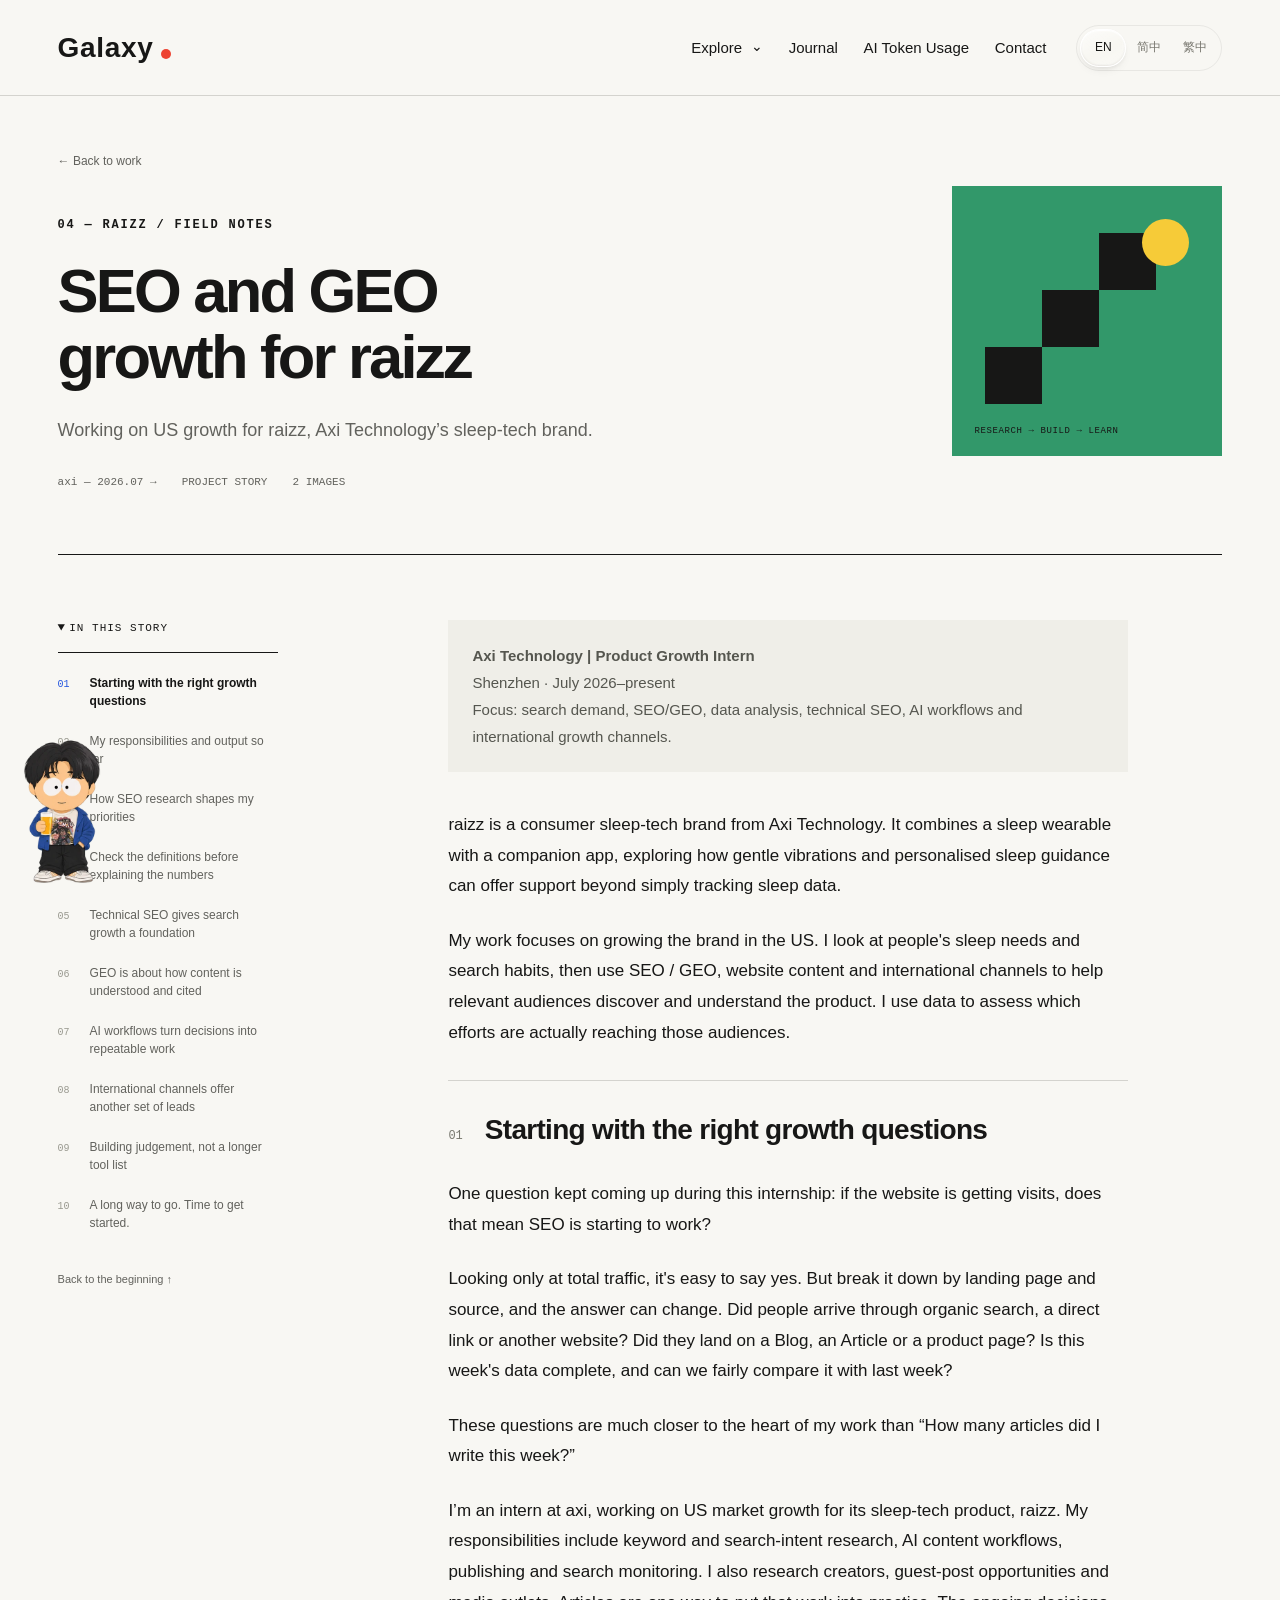
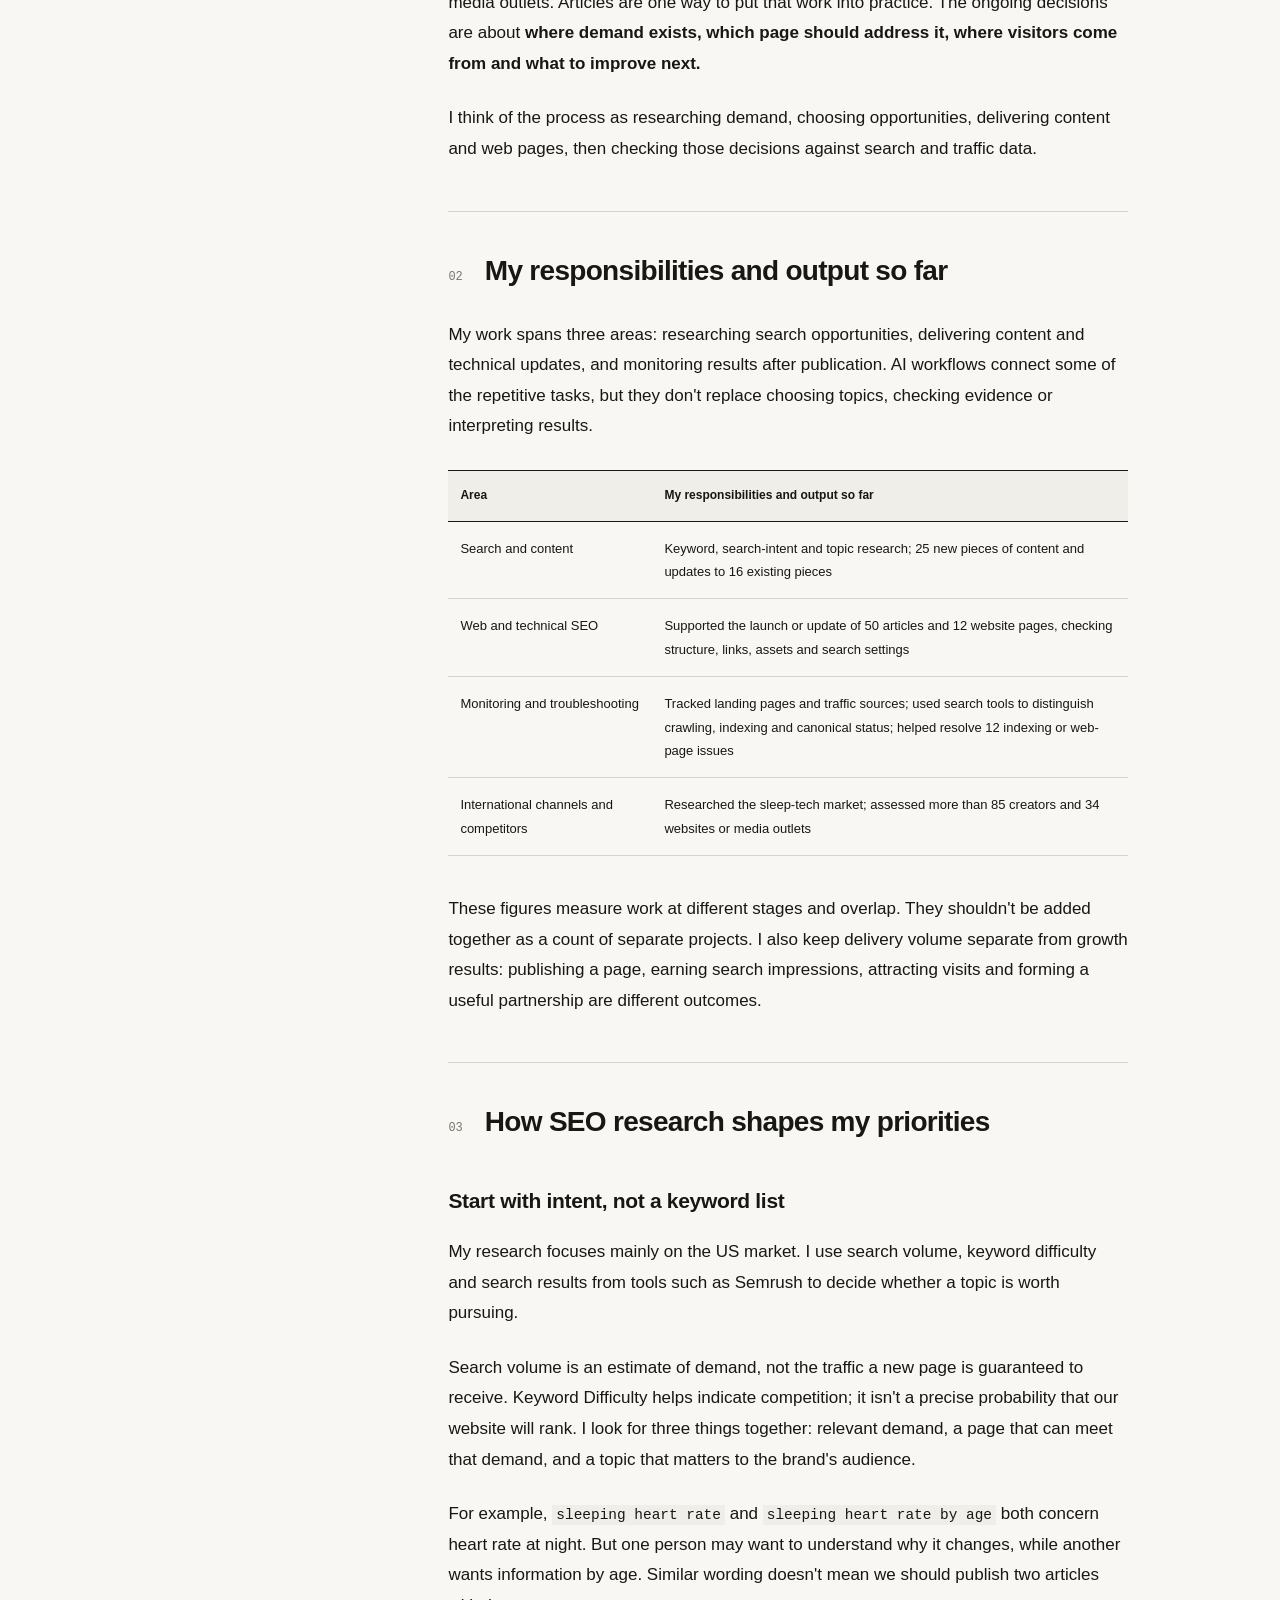
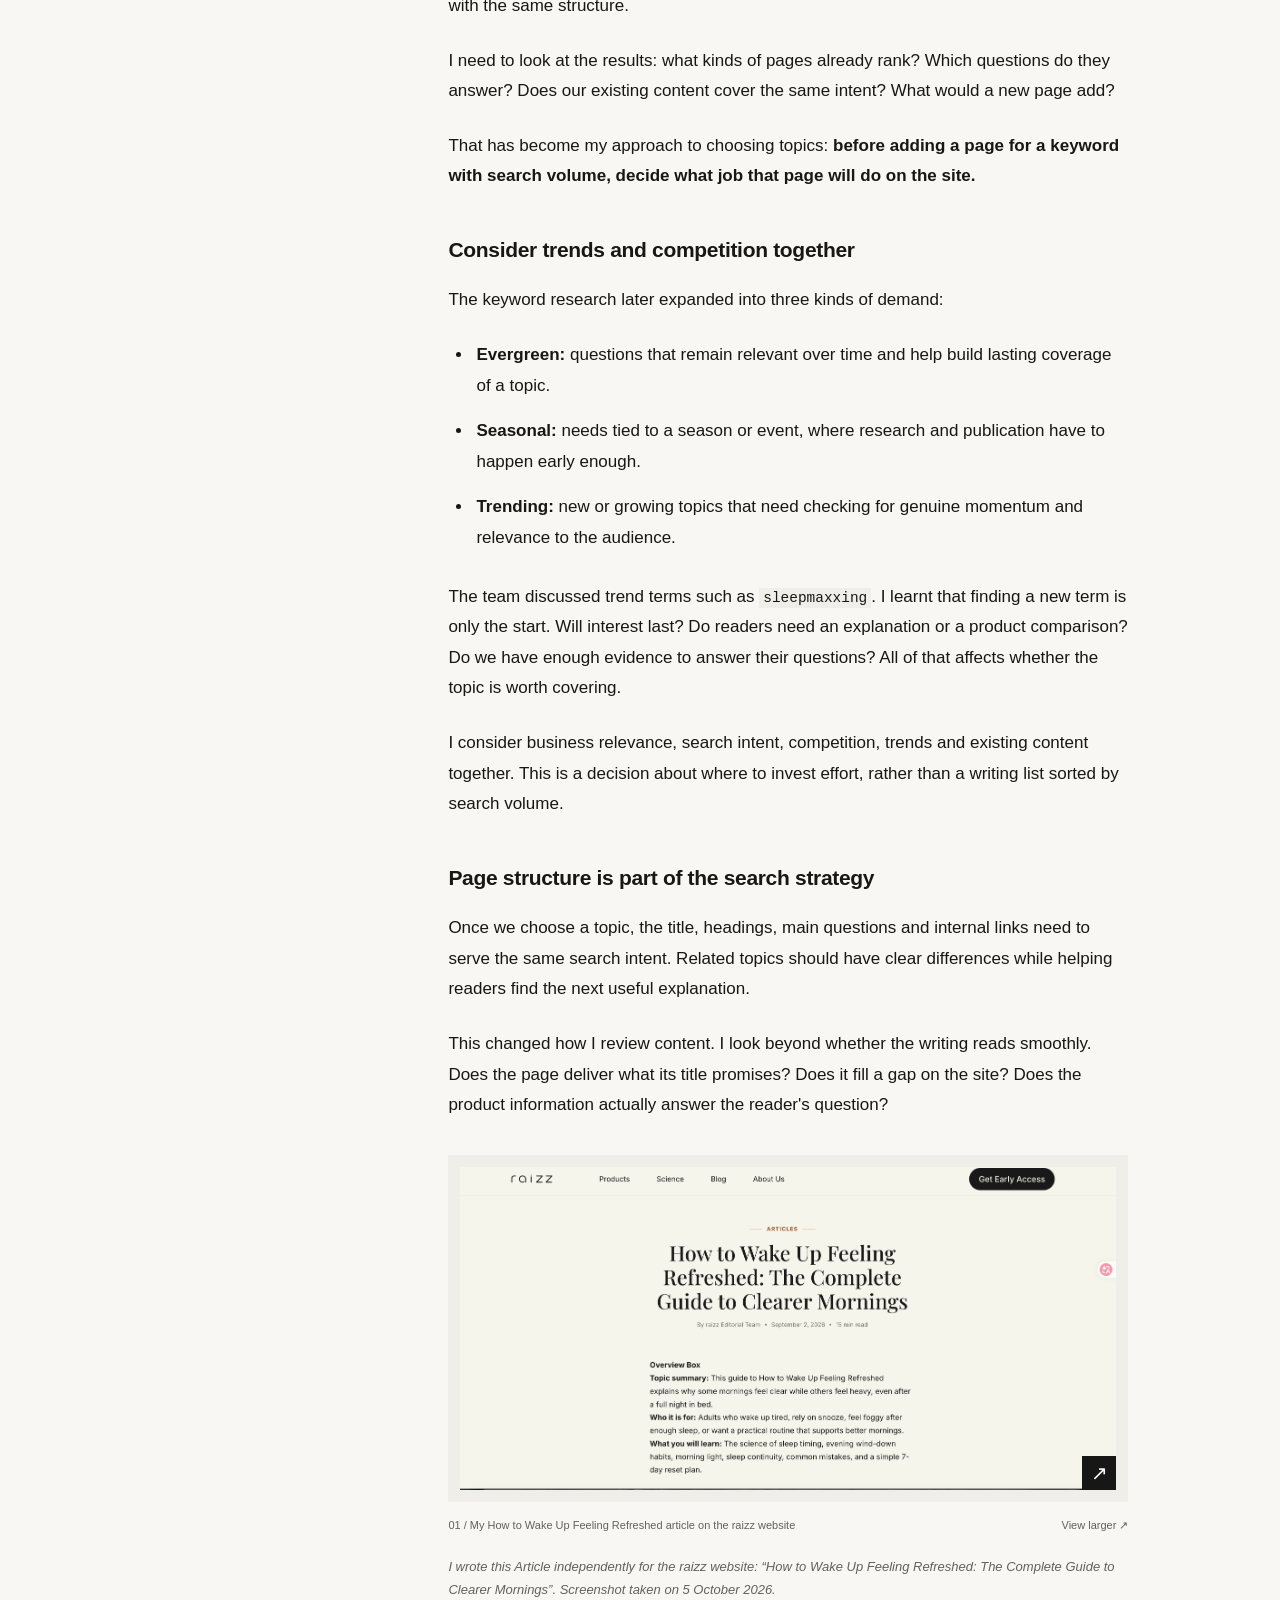
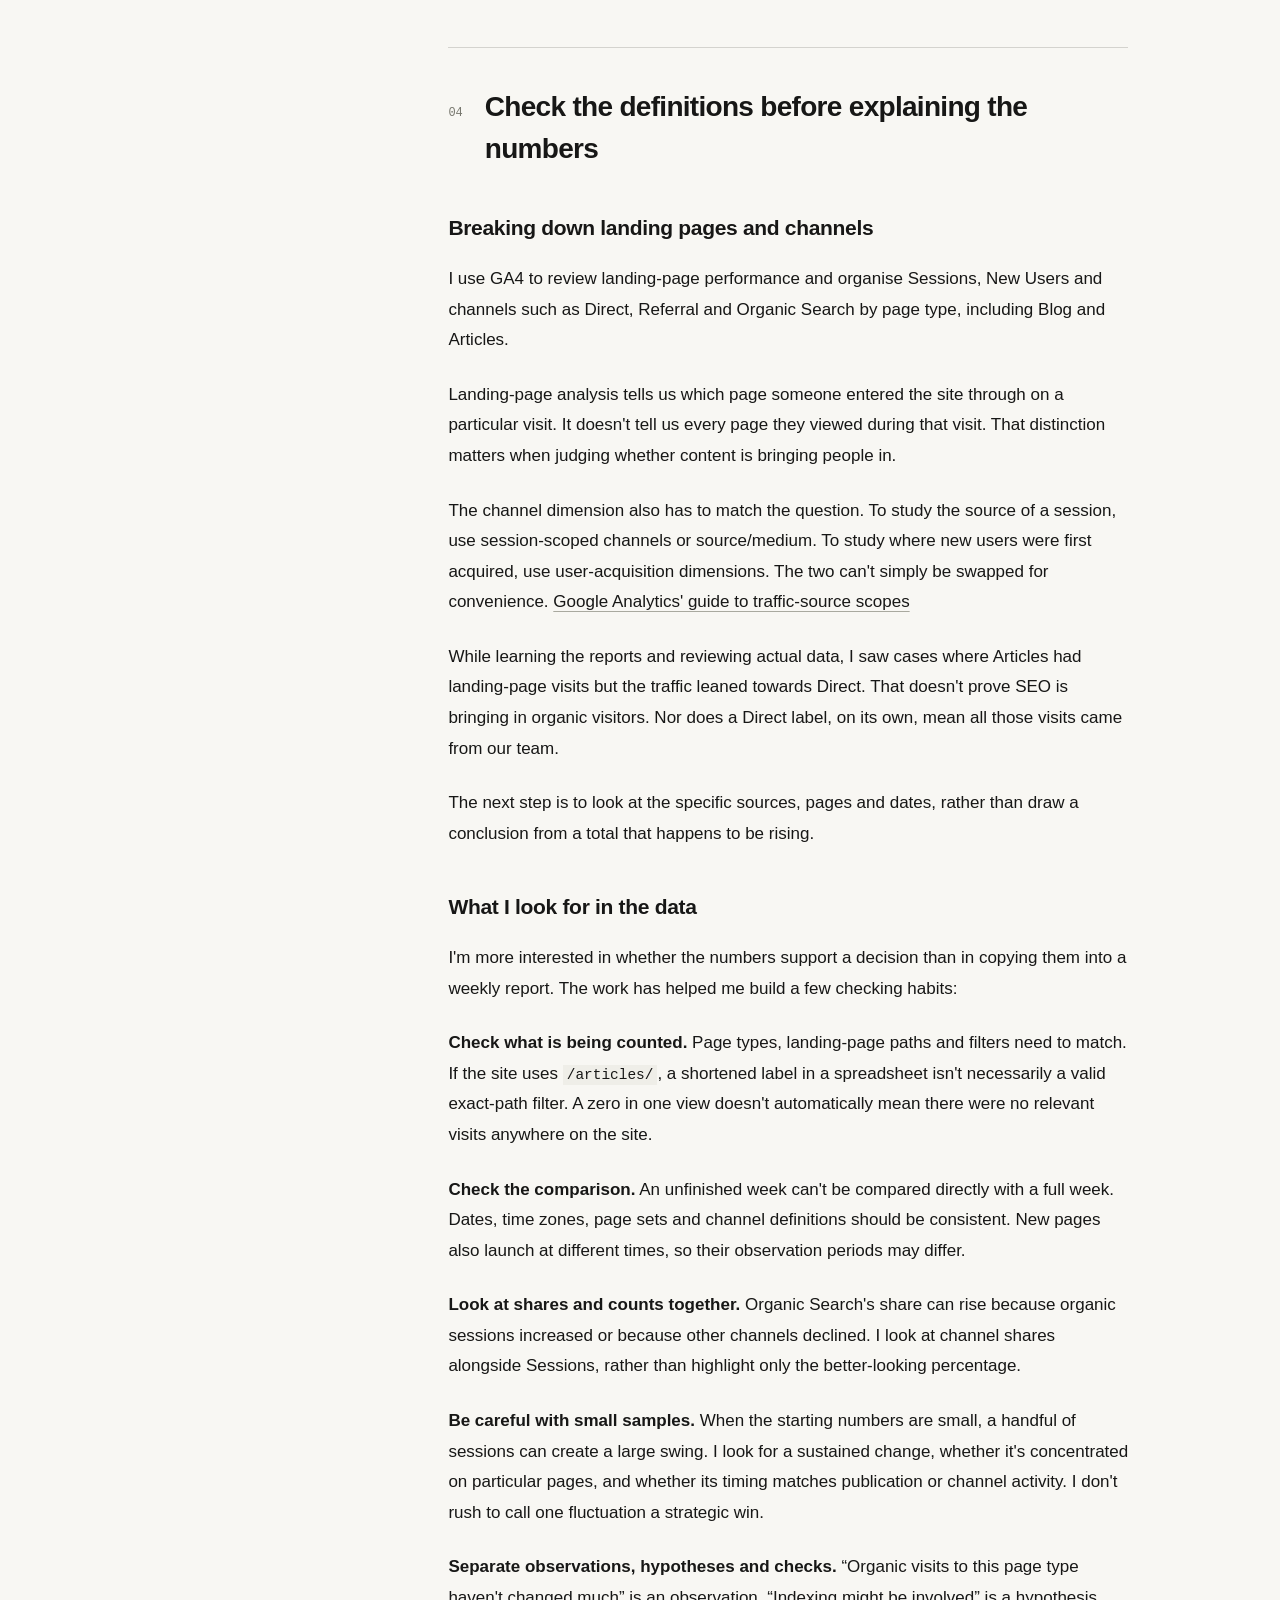
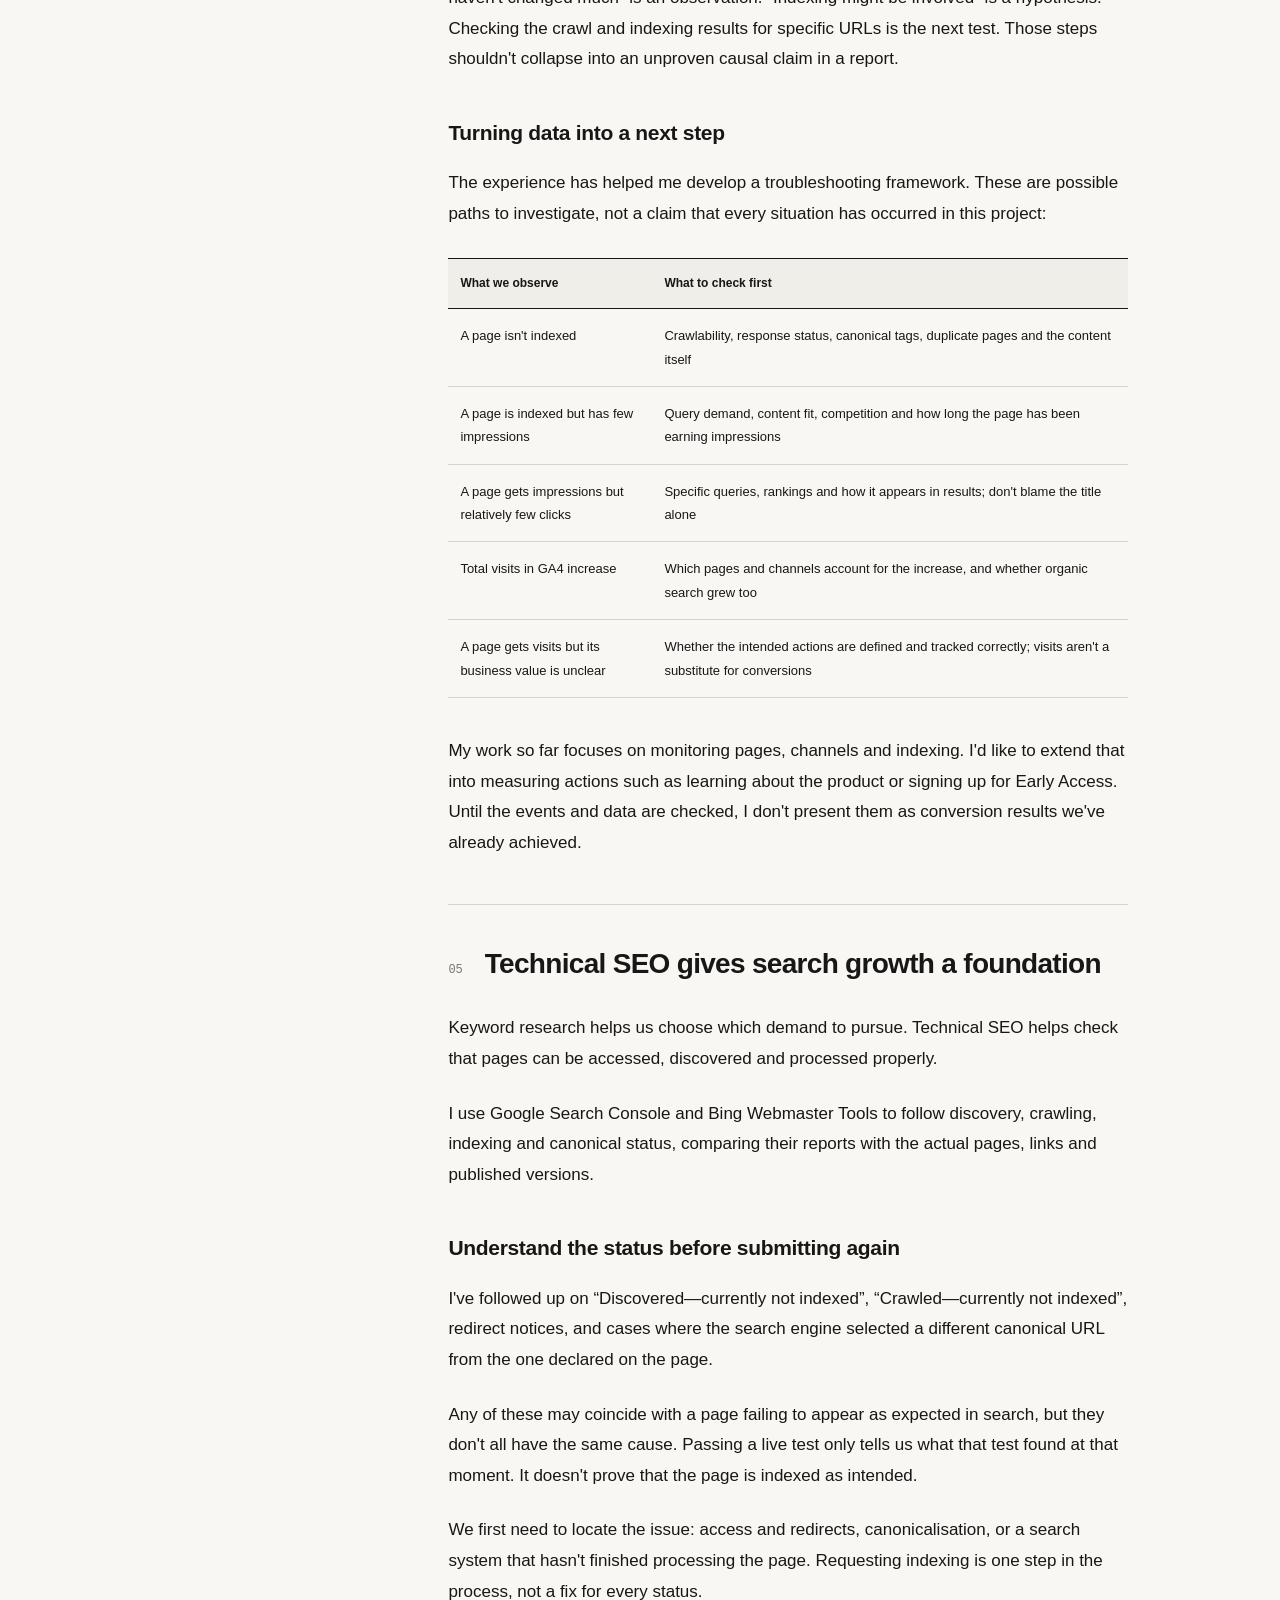
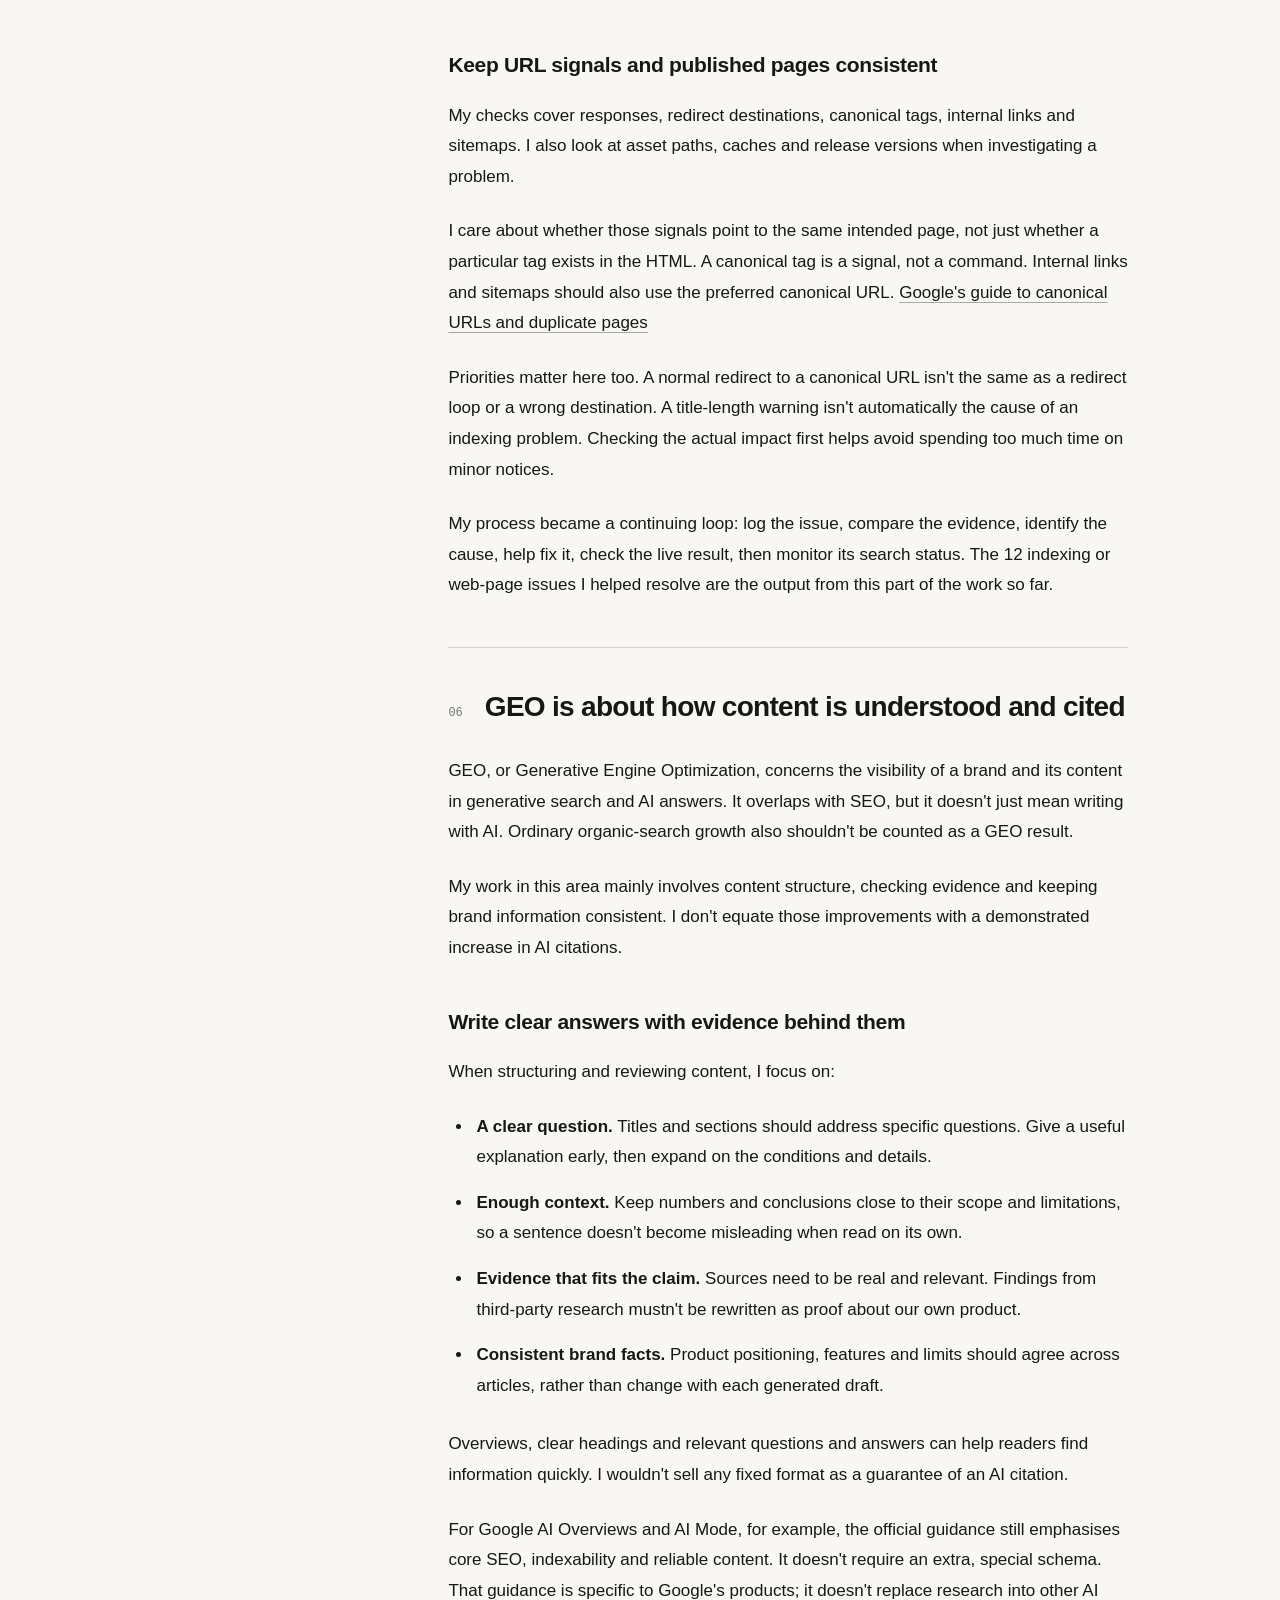
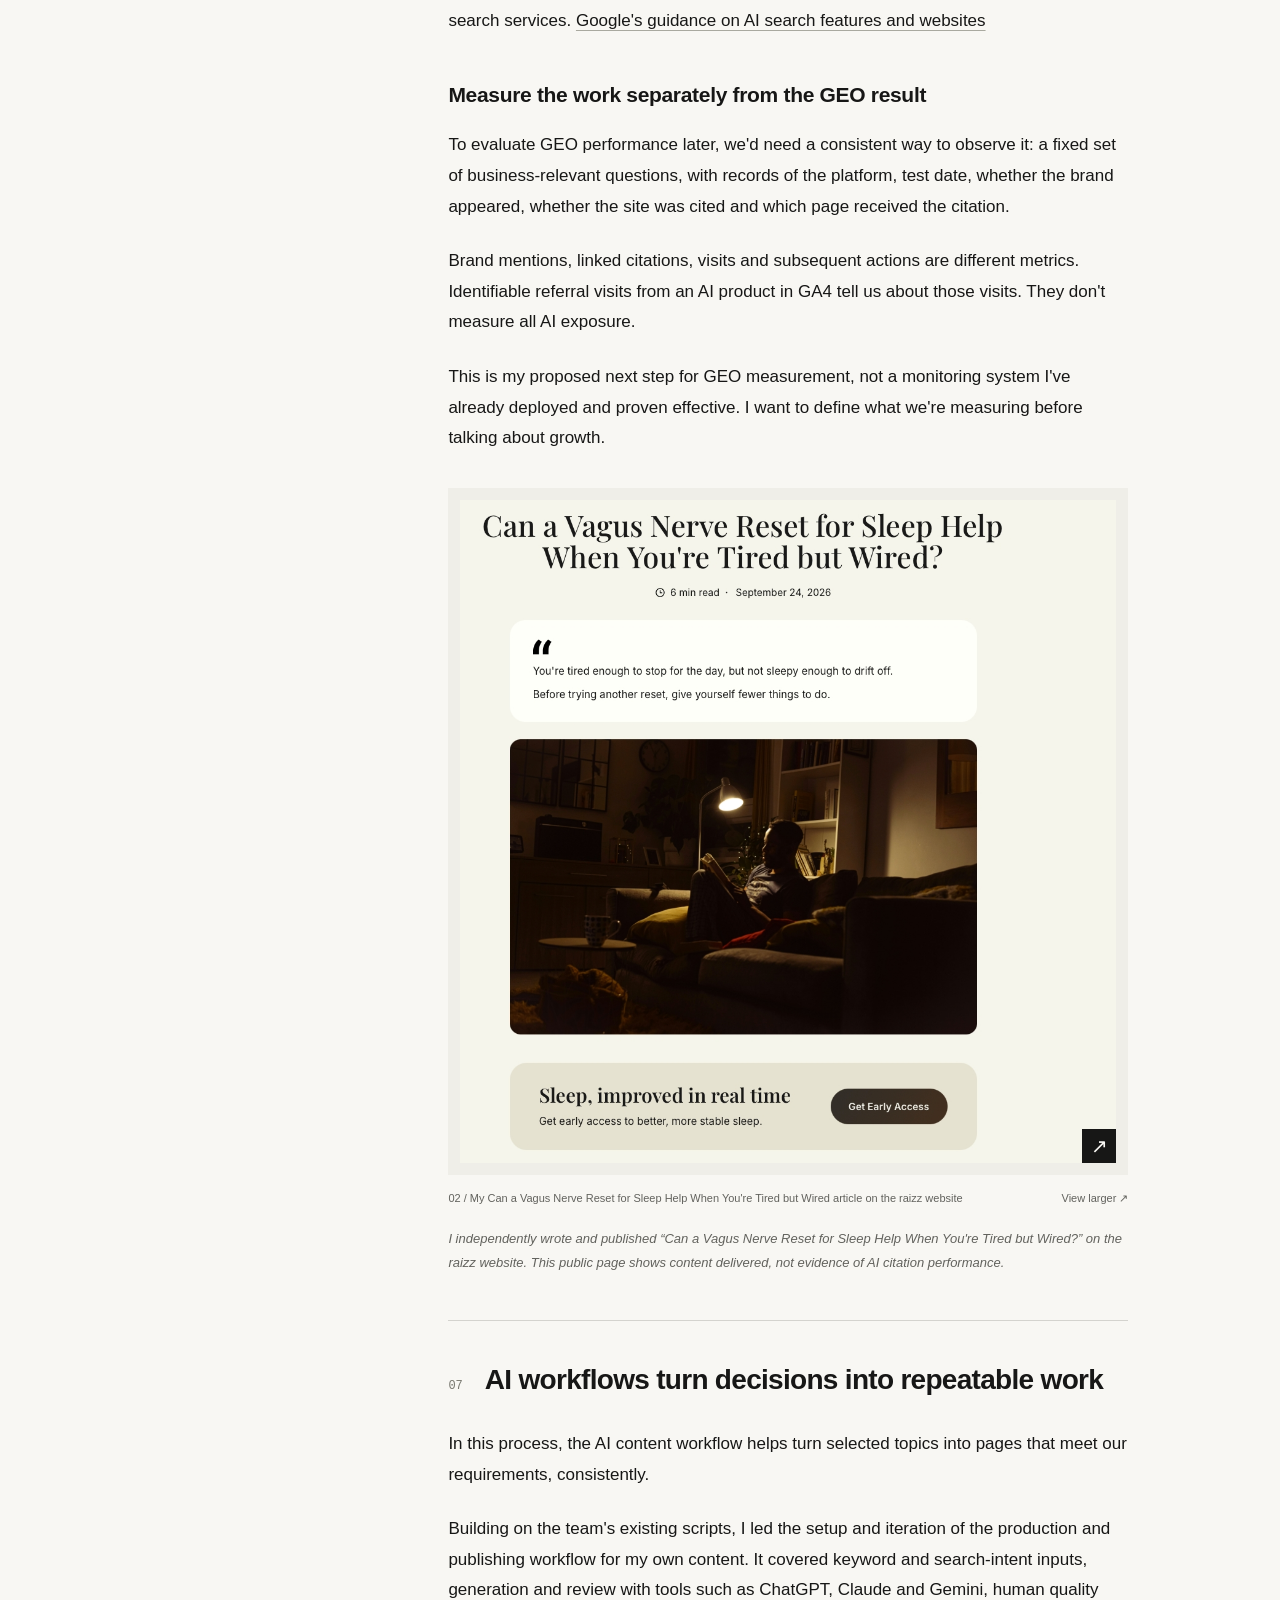
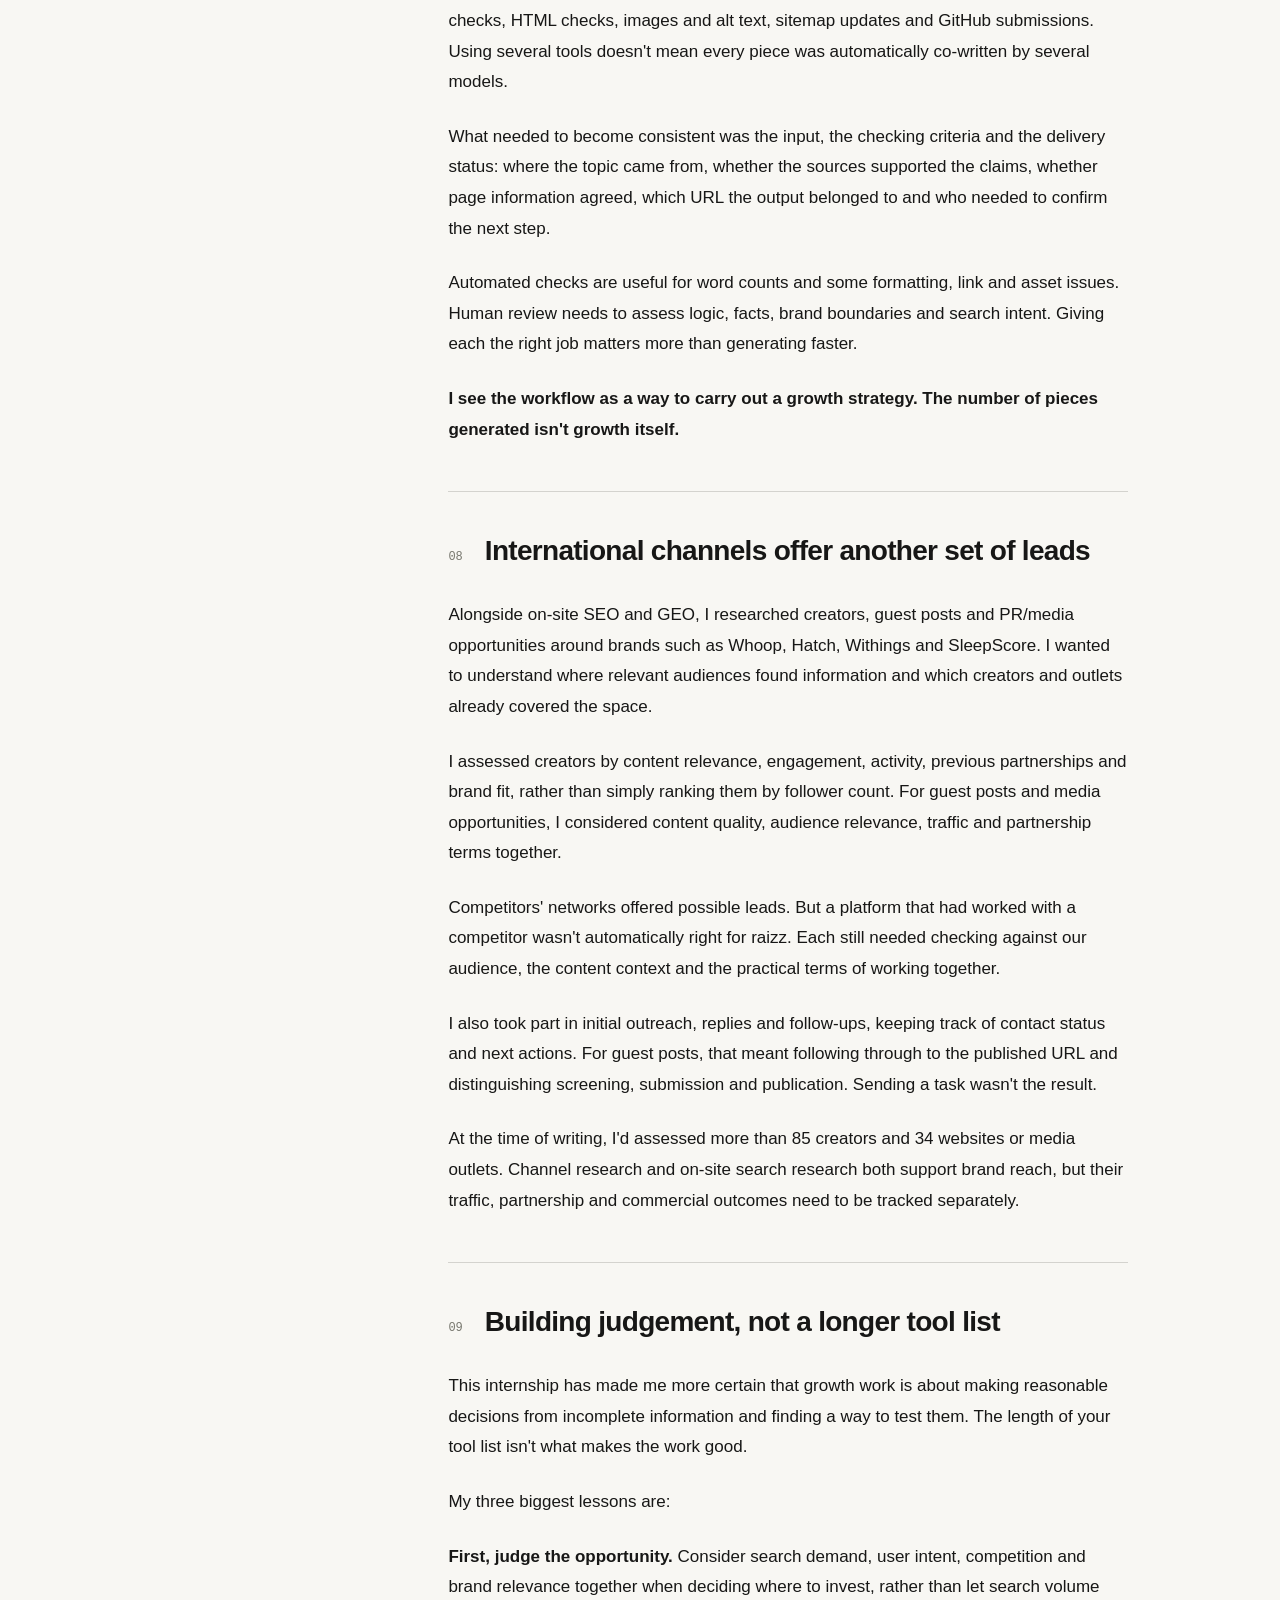
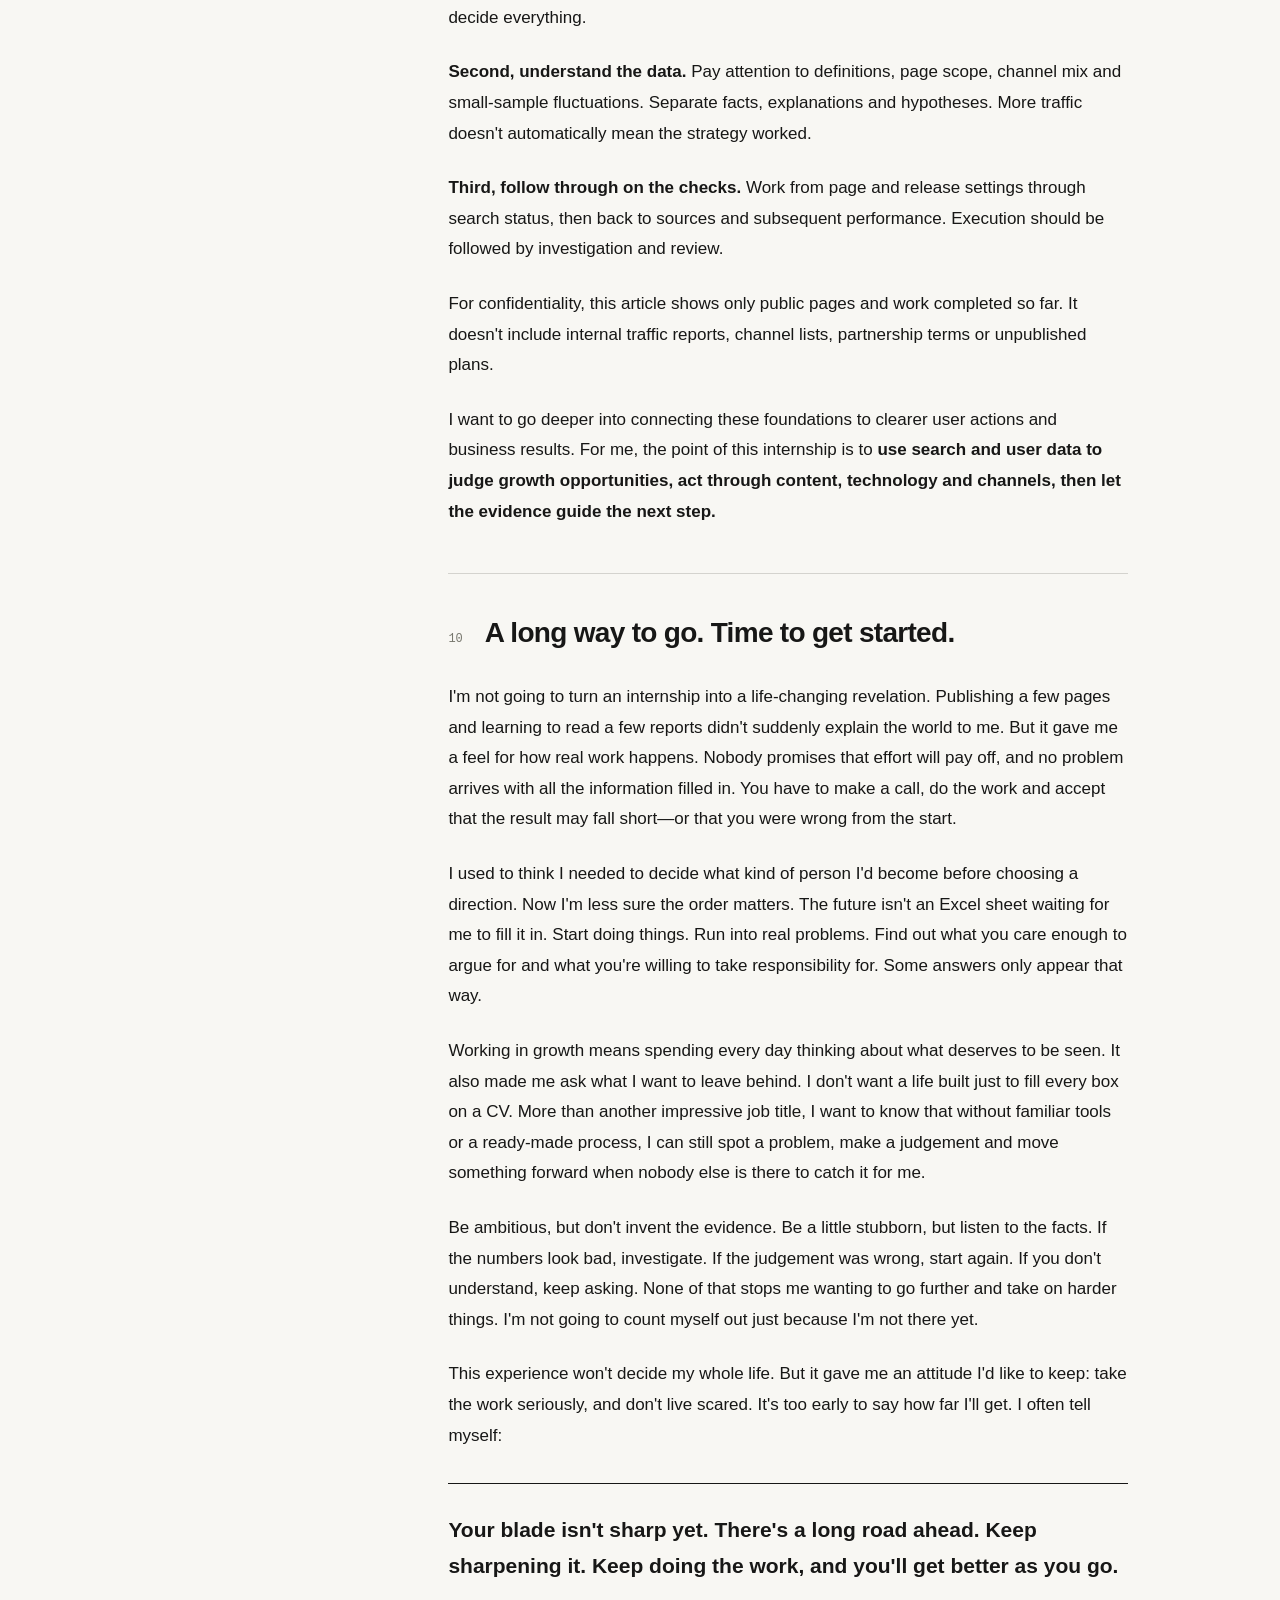
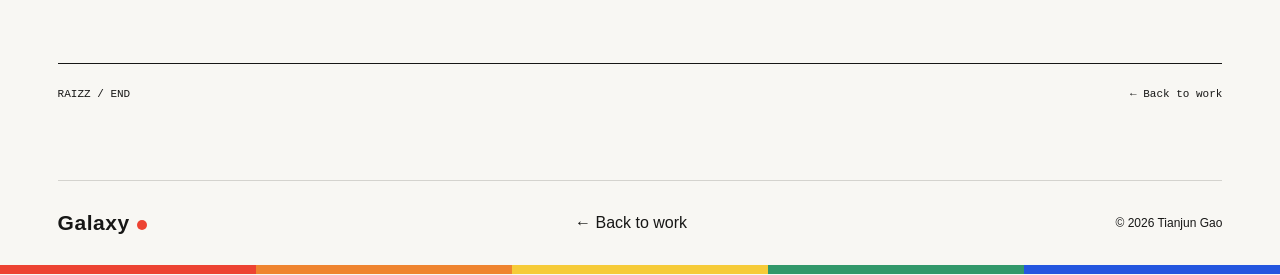
<file: projects/raizz-growth/index.html>
<!doctype html>
<html lang="en"><head><meta charset="utf-8"><meta name="viewport" content="width=device-width, initial-scale=1"><meta name="application-name" content="Galaxy"><meta property="og:site_name" content="Galaxy"><title>SEO and GEO growth for raizz · Galaxy</title><meta name="description" content="SEO and GEO growth for raizz, a sleep-tech product by axi: search research, analytics, technical SEO and AI workflows."><link rel="stylesheet" href="../../style.css?v=6f092543e8e5"><link rel="stylesheet" href="story.css?v=fce6c0a2596d"><link rel="stylesheet" href="../../pet.css?v=651a02dda43a">
</head>
<body class="story-page attention-story raizz-story"><a class="skip" href="#story" data-i18n="skip">跳至正文</a><header><a data-i18n="brand" class="wordmark brand-wordmark" lang="en" href="/tianjun-portfolio/" aria-label="Galaxy home">Galaxy<span class="logo-dot"></span></a><nav aria-label="Main navigation"><details class="site-explore"><summary>Explore</summary><div class="explore-menu"><a data-project-nav="attention" href="/tianjun-portfolio/projects/cs14-attention-platform/">Attention research platform</a><a data-project-nav="flash" href="/tianjun-portfolio/projects/flash-man/">Flash Man</a><a data-project-nav="deyan" href="/tianjun-portfolio/projects/deyan-gis-internship/">AI + GIS internship</a><a data-project-nav="raizz" href="/tianjun-portfolio/projects/raizz-growth/">raizz internship</a></div></details><a data-i18n="blog" href="/tianjun-portfolio/blog/">Journal</a><a data-i18n="usage" class="usage-link" href="/tianjun-portfolio/ai-usage/">AI Token Usage</a><a data-i18n="contact" href="/tianjun-portfolio/#contact">Contact</a></nav><div class="language-switch" role="group" aria-label="Language / 語言"><button type="button" data-language="en" aria-pressed="true" lang="en">EN</button><span aria-hidden="true">/</span><button type="button" data-language="zh-CN" aria-pressed="false" lang="zh-Hans">简中</button><span aria-hidden="true">/</span><button type="button" data-language="zh" aria-pressed="false" lang="zh-Hant">繁中</button></div></header>
<main class="story-shell"><section class="story-hero" aria-labelledby="story-title"><div><a class="story-back" href="/tianjun-portfolio/#work" data-i18n="backWork">← 回到作品</a><p class="eyebrow">04 — RAIZZ / FIELD NOTES</p><h1 id="story-title" lang="en">SEO and GEO growth for raizz</h1><p class="story-subtitle">Working on US growth for raizz, Axi Technology’s sleep-tech brand.</p><div class="story-meta"><span>axi — 2026.07 →</span><span data-i18n="original">項目手記</span><span data-i18n="figures">2 IMAGES</span></div></div><div class="growth-art" aria-hidden="true"><i></i><i></i><i></i><b></b><span>RESEARCH → BUILD → LEARN</span></div></section>
<div class="story-layout"><aside class="story-sidebar"><details class="story-contents" open><summary data-i18n="contents">文章目錄</summary><nav aria-label="文章章节"><a href="#chapter-01"><span>01</span><span class="chapter-label">Starting with the right growth questions</span></a><a href="#chapter-02"><span>02</span><span class="chapter-label">My responsibilities and output so far</span></a><a href="#chapter-03"><span>03</span><span class="chapter-label">How SEO research shapes my priorities</span></a><a href="#chapter-04"><span>04</span><span class="chapter-label">Check the definitions before explaining the numbers</span></a><a href="#chapter-05"><span>05</span><span class="chapter-label">Technical SEO gives search growth a foundation</span></a><a href="#chapter-06"><span>06</span><span class="chapter-label">GEO is about how content is understood and cited</span></a><a href="#chapter-07"><span>07</span><span class="chapter-label">AI workflows turn decisions into repeatable work</span></a><a href="#chapter-08"><span>08</span><span class="chapter-label">International channels offer another set of leads</span></a><a href="#chapter-09"><span>09</span><span class="chapter-label">Building judgement, not a longer tool list</span></a><a href="#chapter-10"><span>10</span><span class="chapter-label">A long way to go. Time to get started.</span></a></nav></details><a class="story-top" href="#story-title" data-i18n="top">回到開頭 ↑</a></aside><article id="story" class="essay" lang="en">
<blockquote class="project-brief">
<p class="essay-paragraph"><strong>Axi Technology | Product Growth Intern</strong><br/>
Shenzhen · July 2026–present<br/>
Focus: search demand, SEO/GEO, data analysis, technical SEO, AI workflows and international growth channels.</p>
</blockquote>
<p class="essay-paragraph">raizz is a consumer sleep-tech brand from Axi Technology. It combines a sleep wearable with a companion app, exploring how gentle vibrations and personalised sleep guidance can offer support beyond simply tracking sleep data.</p>
<p class="essay-paragraph">My work focuses on growing the brand in the US. I look at people's sleep needs and search habits, then use SEO / GEO, website content and international channels to help relevant audiences discover and understand the product. I use data to assess which efforts are actually reaching those audiences.</p>
<section aria-labelledby="chapter-01-title" class="essay-chapter" id="chapter-01"><h2 id="chapter-01-title"><span aria-hidden="true" class="chapter-number">01</span>Starting with the right growth questions</h2>
<p class="essay-paragraph">One question kept coming up during this internship: if the website is getting visits, does that mean SEO is starting to work?</p>
<p class="essay-paragraph">Looking only at total traffic, it's easy to say yes. But break it down by landing page and source, and the answer can change. Did people arrive through organic search, a direct link or another website? Did they land on a Blog, an Article or a product page? Is this week's data complete, and can we fairly compare it with last week?</p>
<p class="essay-paragraph">These questions are much closer to the heart of my work than “How many articles did I write this week?”</p>
<p class="essay-paragraph">I’m an intern at axi, working on US market growth for its sleep-tech product, raizz. My responsibilities include keyword and search-intent research, AI content workflows, publishing and search monitoring. I also research creators, guest-post opportunities and media outlets. Articles are one way to put that work into practice. The ongoing decisions are about <strong>where demand exists, which page should address it, where visitors come from and what to improve next.</strong></p>
<p class="essay-paragraph">I think of the process as researching demand, choosing opportunities, delivering content and web pages, then checking those decisions against search and traffic data.</p>
</section><section aria-labelledby="chapter-02-title" class="essay-chapter" id="chapter-02"><h2 id="chapter-02-title"><span aria-hidden="true" class="chapter-number">02</span>My responsibilities and output so far</h2>
<p class="essay-paragraph">My work spans three areas: researching search opportunities, delivering content and technical updates, and monitoring results after publication. AI workflows connect some of the repetitive tasks, but they don't replace choosing topics, checking evidence or interpreting results.</p>
<div aria-label="Responsibilities and output. Scroll horizontally on small screens." class="story-table" role="region" tabindex="0"><table>
<thead>
<tr>
<th scope="col">Area</th>
<th scope="col">My responsibilities and output so far</th>
</tr>
</thead>
<tbody>
<tr>
<td>Search and content</td>
<td>Keyword, search-intent and topic research; 25 new pieces of content and updates to 16 existing pieces</td>
</tr>
<tr>
<td>Web and technical SEO</td>
<td>Supported the launch or update of 50 articles and 12 website pages, checking structure, links, assets and search settings</td>
</tr>
<tr>
<td>Monitoring and troubleshooting</td>
<td>Tracked landing pages and traffic sources; used search tools to distinguish crawling, indexing and canonical status; helped resolve 12 indexing or web-page issues</td>
</tr>
<tr>
<td>International channels and competitors</td>
<td>Researched the sleep-tech market; assessed more than 85 creators and 34 websites or media outlets</td>
</tr>
</tbody>
</table></div>
<p class="essay-paragraph">These figures measure work at different stages and overlap. They shouldn't be added together as a count of separate projects. I also keep delivery volume separate from growth results: publishing a page, earning search impressions, attracting visits and forming a useful partnership are different outcomes.</p>
</section><section aria-labelledby="chapter-03-title" class="essay-chapter" id="chapter-03"><h2 id="chapter-03-title"><span aria-hidden="true" class="chapter-number">03</span>How SEO research shapes my priorities</h2>
<h3>Start with intent, not a keyword list</h3>
<p class="essay-paragraph">My research focuses mainly on the US market. I use search volume, keyword difficulty and search results from tools such as Semrush to decide whether a topic is worth pursuing.</p>
<p class="essay-paragraph">Search volume is an estimate of demand, not the traffic a new page is guaranteed to receive. Keyword Difficulty helps indicate competition; it isn't a precise probability that our website will rank. I look for three things together: relevant demand, a page that can meet that demand, and a topic that matters to the brand's audience.</p>
<p class="essay-paragraph">For example, <code>sleeping heart rate</code> and <code>sleeping heart rate by age</code> both concern heart rate at night. But one person may want to understand why it changes, while another wants information by age. Similar wording doesn't mean we should publish two articles with the same structure.</p>
<p class="essay-paragraph">I need to look at the results: what kinds of pages already rank? Which questions do they answer? Does our existing content cover the same intent? What would a new page add?</p>
<p class="essay-paragraph">That has become my approach to choosing topics: <strong>before adding a page for a keyword with search volume, decide what job that page will do on the site.</strong></p>
<h3>Consider trends and competition together</h3>
<p class="essay-paragraph">The keyword research later expanded into three kinds of demand:</p>
<ul>
<li><strong>Evergreen:</strong> questions that remain relevant over time and help build lasting coverage of a topic.</li>
<li><strong>Seasonal:</strong> needs tied to a season or event, where research and publication have to happen early enough.</li>
<li><strong>Trending:</strong> new or growing topics that need checking for genuine momentum and relevance to the audience.</li>
</ul>
<p class="essay-paragraph">The team discussed trend terms such as <code>sleepmaxxing</code>. I learnt that finding a new term is only the start. Will interest last? Do readers need an explanation or a product comparison? Do we have enough evidence to answer their questions? All of that affects whether the topic is worth covering.</p>
<p class="essay-paragraph">I consider business relevance, search intent, competition, trends and existing content together. This is a decision about where to invest effort, rather than a writing list sorted by search volume.</p>
<h3>Page structure is part of the search strategy</h3>
<p class="essay-paragraph">Once we choose a topic, the title, headings, main questions and internal links need to serve the same search intent. Related topics should have clear differences while helping readers find the next useful explanation.</p>
<p class="essay-paragraph">This changed how I review content. I look beyond whether the writing reads smoothly. Does the page deliver what its title promises? Does it fill a gap on the site? Does the product information actually answer the reader's question?</p>
<figure class="essay-figure"><a aria-label="View larger: My How to Wake Up Feeling Refreshed article on the raizz website" class="figure-link" data-image="0" href="images/01-public-article.png"><img alt="My How to Wake Up Feeling Refreshed article on the raizz website" decoding="async" height="1424" loading="lazy" src="images/01-public-article.png" width="2890"/><span aria-hidden="true" class="figure-zoom">↗</span></a><figcaption><span>01 / My How to Wake Up Feeling Refreshed article on the raizz website</span><span>View larger ↗</span></figcaption></figure>
<p class="essay-paragraph"><em>I wrote this Article independently for the raizz website: “How to Wake Up Feeling Refreshed: The Complete Guide to Clearer Mornings”. Screenshot taken on 5 October 2026.</em></p>
</section><section aria-labelledby="chapter-04-title" class="essay-chapter" id="chapter-04"><h2 id="chapter-04-title"><span aria-hidden="true" class="chapter-number">04</span>Check the definitions before explaining the numbers</h2>
<h3>Breaking down landing pages and channels</h3>
<p class="essay-paragraph">I use GA4 to review landing-page performance and organise Sessions, New Users and channels such as Direct, Referral and Organic Search by page type, including Blog and Articles.</p>
<p class="essay-paragraph">Landing-page analysis tells us which page someone entered the site through on a particular visit. It doesn't tell us every page they viewed during that visit. That distinction matters when judging whether content is bringing people in.</p>
<p class="essay-paragraph">The channel dimension also has to match the question. To study the source of a session, use session-scoped channels or source/medium. To study where new users were first acquired, use user-acquisition dimensions. The two can't simply be swapped for convenience. <a href="https://support.google.com/analytics/answer/11080067?hl=en" rel="noopener noreferrer" target="_blank">Google Analytics' guide to traffic-source scopes</a></p>
<p class="essay-paragraph">While learning the reports and reviewing actual data, I saw cases where Articles had landing-page visits but the traffic leaned towards Direct. That doesn't prove SEO is bringing in organic visitors. Nor does a Direct label, on its own, mean all those visits came from our team.</p>
<p class="essay-paragraph">The next step is to look at the specific sources, pages and dates, rather than draw a conclusion from a total that happens to be rising.</p>
<h3>What I look for in the data</h3>
<p class="essay-paragraph">I'm more interested in whether the numbers support a decision than in copying them into a weekly report. The work has helped me build a few checking habits:</p>
<p class="essay-paragraph"><strong>Check what is being counted.</strong> Page types, landing-page paths and filters need to match. If the site uses <code>/articles/</code>, a shortened label in a spreadsheet isn't necessarily a valid exact-path filter. A zero in one view doesn't automatically mean there were no relevant visits anywhere on the site.</p>
<p class="essay-paragraph"><strong>Check the comparison.</strong> An unfinished week can't be compared directly with a full week. Dates, time zones, page sets and channel definitions should be consistent. New pages also launch at different times, so their observation periods may differ.</p>
<p class="essay-paragraph"><strong>Look at shares and counts together.</strong> Organic Search's share can rise because organic sessions increased or because other channels declined. I look at channel shares alongside Sessions, rather than highlight only the better-looking percentage.</p>
<p class="essay-paragraph"><strong>Be careful with small samples.</strong> When the starting numbers are small, a handful of sessions can create a large swing. I look for a sustained change, whether it's concentrated on particular pages, and whether its timing matches publication or channel activity. I don't rush to call one fluctuation a strategic win.</p>
<p class="essay-paragraph"><strong>Separate observations, hypotheses and checks.</strong> “Organic visits to this page type haven't changed much” is an observation. “Indexing might be involved” is a hypothesis. Checking the crawl and indexing results for specific URLs is the next test. Those steps shouldn't collapse into an unproven causal claim in a report.</p>
<h3>Turning data into a next step</h3>
<p class="essay-paragraph">The experience has helped me develop a troubleshooting framework. These are possible paths to investigate, not a claim that every situation has occurred in this project:</p>
<div aria-label="Troubleshooting framework. Scroll horizontally on small screens." class="story-table" role="region" tabindex="0"><table>
<thead>
<tr>
<th scope="col">What we observe</th>
<th scope="col">What to check first</th>
</tr>
</thead>
<tbody>
<tr>
<td>A page isn't indexed</td>
<td>Crawlability, response status, canonical tags, duplicate pages and the content itself</td>
</tr>
<tr>
<td>A page is indexed but has few impressions</td>
<td>Query demand, content fit, competition and how long the page has been earning impressions</td>
</tr>
<tr>
<td>A page gets impressions but relatively few clicks</td>
<td>Specific queries, rankings and how it appears in results; don't blame the title alone</td>
</tr>
<tr>
<td>Total visits in GA4 increase</td>
<td>Which pages and channels account for the increase, and whether organic search grew too</td>
</tr>
<tr>
<td>A page gets visits but its business value is unclear</td>
<td>Whether the intended actions are defined and tracked correctly; visits aren't a substitute for conversions</td>
</tr>
</tbody>
</table></div>
<p class="essay-paragraph">My work so far focuses on monitoring pages, channels and indexing. I'd like to extend that into measuring actions such as learning about the product or signing up for Early Access. Until the events and data are checked, I don't present them as conversion results we've already achieved.</p>
</section><section aria-labelledby="chapter-05-title" class="essay-chapter" id="chapter-05"><h2 id="chapter-05-title"><span aria-hidden="true" class="chapter-number">05</span>Technical SEO gives search growth a foundation</h2>
<p class="essay-paragraph">Keyword research helps us choose which demand to pursue. Technical SEO helps check that pages can be accessed, discovered and processed properly.</p>
<p class="essay-paragraph">I use Google Search Console and Bing Webmaster Tools to follow discovery, crawling, indexing and canonical status, comparing their reports with the actual pages, links and published versions.</p>
<h3>Understand the status before submitting again</h3>
<p class="essay-paragraph">I've followed up on “Discovered—currently not indexed”, “Crawled—currently not indexed”, redirect notices, and cases where the search engine selected a different canonical URL from the one declared on the page.</p>
<p class="essay-paragraph">Any of these may coincide with a page failing to appear as expected in search, but they don't all have the same cause. Passing a live test only tells us what that test found at that moment. It doesn't prove that the page is indexed as intended.</p>
<p class="essay-paragraph">We first need to locate the issue: access and redirects, canonicalisation, or a search system that hasn't finished processing the page. Requesting indexing is one step in the process, not a fix for every status.</p>
<h3>Keep URL signals and published pages consistent</h3>
<p class="essay-paragraph">My checks cover responses, redirect destinations, canonical tags, internal links and sitemaps. I also look at asset paths, caches and release versions when investigating a problem.</p>
<p class="essay-paragraph">I care about whether those signals point to the same intended page, not just whether a particular tag exists in the HTML. A canonical tag is a signal, not a command. Internal links and sitemaps should also use the preferred canonical URL. <a href="https://developers.google.com/search/docs/crawling-indexing/consolidate-duplicate-urls" rel="noopener noreferrer" target="_blank">Google's guide to canonical URLs and duplicate pages</a></p>
<p class="essay-paragraph">Priorities matter here too. A normal redirect to a canonical URL isn't the same as a redirect loop or a wrong destination. A title-length warning isn't automatically the cause of an indexing problem. Checking the actual impact first helps avoid spending too much time on minor notices.</p>
<p class="essay-paragraph">My process became a continuing loop: log the issue, compare the evidence, identify the cause, help fix it, check the live result, then monitor its search status. The 12 indexing or web-page issues I helped resolve are the output from this part of the work so far.</p>
</section><section aria-labelledby="chapter-06-title" class="essay-chapter" id="chapter-06"><h2 id="chapter-06-title"><span aria-hidden="true" class="chapter-number">06</span>GEO is about how content is understood and cited</h2>
<p class="essay-paragraph">GEO, or Generative Engine Optimization, concerns the visibility of a brand and its content in generative search and AI answers. It overlaps with SEO, but it doesn't just mean writing with AI. Ordinary organic-search growth also shouldn't be counted as a GEO result.</p>
<p class="essay-paragraph">My work in this area mainly involves content structure, checking evidence and keeping brand information consistent. I don't equate those improvements with a demonstrated increase in AI citations.</p>
<h3>Write clear answers with evidence behind them</h3>
<p class="essay-paragraph">When structuring and reviewing content, I focus on:</p>
<ul>
<li><strong>A clear question.</strong> Titles and sections should address specific questions. Give a useful explanation early, then expand on the conditions and details.</li>
<li><strong>Enough context.</strong> Keep numbers and conclusions close to their scope and limitations, so a sentence doesn't become misleading when read on its own.</li>
<li><strong>Evidence that fits the claim.</strong> Sources need to be real and relevant. Findings from third-party research mustn't be rewritten as proof about our own product.</li>
<li><strong>Consistent brand facts.</strong> Product positioning, features and limits should agree across articles, rather than change with each generated draft.</li>
</ul>
<p class="essay-paragraph">Overviews, clear headings and relevant questions and answers can help readers find information quickly. I wouldn't sell any fixed format as a guarantee of an AI citation.</p>
<p class="essay-paragraph">For Google AI Overviews and AI Mode, for example, the official guidance still emphasises core SEO, indexability and reliable content. It doesn't require an extra, special schema. That guidance is specific to Google's products; it doesn't replace research into other AI search services. <a href="https://developers.google.com/search/docs/appearance/ai-features" rel="noopener noreferrer" target="_blank">Google's guidance on AI search features and websites</a></p>
<h3>Measure the work separately from the GEO result</h3>
<p class="essay-paragraph">To evaluate GEO performance later, we'd need a consistent way to observe it: a fixed set of business-relevant questions, with records of the platform, test date, whether the brand appeared, whether the site was cited and which page received the citation.</p>
<p class="essay-paragraph">Brand mentions, linked citations, visits and subsequent actions are different metrics. Identifiable referral visits from an AI product in GA4 tell us about those visits. They don't measure all AI exposure.</p>
<p class="essay-paragraph">This is my proposed next step for GEO measurement, not a monitoring system I've already deployed and proven effective. I want to define what we're measuring before talking about growth.</p>
<figure class="essay-figure"><a aria-label="View larger: My Can a Vagus Nerve Reset for Sleep Help When You're Tired but Wired article on the raizz website" class="figure-link" data-image="1" href="images/02-public-blog.jpg"><img alt="My Can a Vagus Nerve Reset for Sleep Help When You're Tired but Wired article on the raizz website" decoding="async" height="1078" loading="lazy" src="images/02-public-blog.jpg" width="1067"/><span aria-hidden="true" class="figure-zoom">↗</span></a><figcaption><span>02 / My Can a Vagus Nerve Reset for Sleep Help When You're Tired but Wired article on the raizz website</span><span>View larger ↗</span></figcaption></figure>
<p class="essay-paragraph"><em>I independently wrote and published “Can a Vagus Nerve Reset for Sleep Help When You're Tired but Wired?” on the raizz website. This public page shows content delivered, not evidence of AI citation performance.</em></p>
</section><section aria-labelledby="chapter-07-title" class="essay-chapter" id="chapter-07"><h2 id="chapter-07-title"><span aria-hidden="true" class="chapter-number">07</span>AI workflows turn decisions into repeatable work</h2>
<p class="essay-paragraph">In this process, the AI content workflow helps turn selected topics into pages that meet our requirements, consistently.</p>
<p class="essay-paragraph">Building on the team's existing scripts, I led the setup and iteration of the production and publishing workflow for my own content. It covered keyword and search-intent inputs, generation and review with tools such as ChatGPT, Claude and Gemini, human quality checks, HTML checks, images and alt text, sitemap updates and GitHub submissions. Using several tools doesn't mean every piece was automatically co-written by several models.</p>
<p class="essay-paragraph">What needed to become consistent was the input, the checking criteria and the delivery status: where the topic came from, whether the sources supported the claims, whether page information agreed, which URL the output belonged to and who needed to confirm the next step.</p>
<p class="essay-paragraph">Automated checks are useful for word counts and some formatting, link and asset issues. Human review needs to assess logic, facts, brand boundaries and search intent. Giving each the right job matters more than generating faster.</p>
<p class="essay-paragraph"><strong>I see the workflow as a way to carry out a growth strategy. The number of pieces generated isn't growth itself.</strong></p>
</section><section aria-labelledby="chapter-08-title" class="essay-chapter" id="chapter-08"><h2 id="chapter-08-title"><span aria-hidden="true" class="chapter-number">08</span>International channels offer another set of leads</h2>
<p class="essay-paragraph">Alongside on-site SEO and GEO, I researched creators, guest posts and PR/media opportunities around brands such as Whoop, Hatch, Withings and SleepScore. I wanted to understand where relevant audiences found information and which creators and outlets already covered the space.</p>
<p class="essay-paragraph">I assessed creators by content relevance, engagement, activity, previous partnerships and brand fit, rather than simply ranking them by follower count. For guest posts and media opportunities, I considered content quality, audience relevance, traffic and partnership terms together.</p>
<p class="essay-paragraph">Competitors' networks offered possible leads. But a platform that had worked with a competitor wasn't automatically right for raizz. Each still needed checking against our audience, the content context and the practical terms of working together.</p>
<p class="essay-paragraph">I also took part in initial outreach, replies and follow-ups, keeping track of contact status and next actions. For guest posts, that meant following through to the published URL and distinguishing screening, submission and publication. Sending a task wasn't the result.</p>
<p class="essay-paragraph">At the time of writing, I'd assessed more than 85 creators and 34 websites or media outlets. Channel research and on-site search research both support brand reach, but their traffic, partnership and commercial outcomes need to be tracked separately.</p>
</section><section aria-labelledby="chapter-09-title" class="essay-chapter" id="chapter-09"><h2 id="chapter-09-title"><span aria-hidden="true" class="chapter-number">09</span>Building judgement, not a longer tool list</h2>
<p class="essay-paragraph">This internship has made me more certain that growth work is about making reasonable decisions from incomplete information and finding a way to test them. The length of your tool list isn't what makes the work good.</p>
<p class="essay-paragraph">My three biggest lessons are:</p>
<p class="essay-paragraph"><strong>First, judge the opportunity.</strong> Consider search demand, user intent, competition and brand relevance together when deciding where to invest, rather than let search volume decide everything.</p>
<p class="essay-paragraph"><strong>Second, understand the data.</strong> Pay attention to definitions, page scope, channel mix and small-sample fluctuations. Separate facts, explanations and hypotheses. More traffic doesn't automatically mean the strategy worked.</p>
<p class="essay-paragraph"><strong>Third, follow through on the checks.</strong> Work from page and release settings through search status, then back to sources and subsequent performance. Execution should be followed by investigation and review.</p>
<p class="essay-paragraph">For confidentiality, this article shows only public pages and work completed so far. It doesn't include internal traffic reports, channel lists, partnership terms or unpublished plans.</p>
<p class="essay-paragraph">I want to go deeper into connecting these foundations to clearer user actions and business results. For me, the point of this internship is to <strong>use search and user data to judge growth opportunities, act through content, technology and channels, then let the evidence guide the next step.</strong></p>
</section><section aria-labelledby="chapter-10-title" class="essay-chapter" id="chapter-10"><h2 id="chapter-10-title"><span aria-hidden="true" class="chapter-number">10</span>A long way to go. Time to get started.</h2>
<p class="essay-paragraph">I'm not going to turn an internship into a life-changing revelation. Publishing a few pages and learning to read a few reports didn't suddenly explain the world to me. But it gave me a feel for how real work happens. Nobody promises that effort will pay off, and no problem arrives with all the information filled in. You have to make a call, do the work and accept that the result may fall short—or that you were wrong from the start.</p>
<p class="essay-paragraph">I used to think I needed to decide what kind of person I'd become before choosing a direction. Now I'm less sure the order matters. The future isn't an Excel sheet waiting for me to fill it in. Start doing things. Run into real problems. Find out what you care enough to argue for and what you're willing to take responsibility for. Some answers only appear that way.</p>
<p class="essay-paragraph">Working in growth means spending every day thinking about what deserves to be seen. It also made me ask what I want to leave behind. I don't want a life built just to fill every box on a CV. More than another impressive job title, I want to know that without familiar tools or a ready-made process, I can still spot a problem, make a judgement and move something forward when nobody else is there to catch it for me.</p>
<p class="essay-paragraph">Be ambitious, but don't invent the evidence. Be a little stubborn, but listen to the facts. If the numbers look bad, investigate. If the judgement was wrong, start again. If you don't understand, keep asking. None of that stops me wanting to go further and take on harder things. I'm not going to count myself out just because I'm not there yet.</p>
<p class="essay-paragraph">This experience won't decide my whole life. But it gave me an attitude I'd like to keep: take the work seriously, and don't live scared. It's too early to say how far I'll get. I often tell myself:</p>
<p class="essay-paragraph"><strong>Your blade isn't sharp yet. There's a long road ahead. Keep sharpening it. Keep doing the work, and you'll get better as you go.</strong></p>
</section></article></div><div class="story-end"><span>RAIZZ / END</span><a href="/tianjun-portfolio/#work" data-i18n="backWork">← 回到作品</a></div></main>
<footer><a href="/tianjun-portfolio/" class="wordmark brand-wordmark" lang="en">Galaxy<span class="logo-dot"></span></a><a href="/tianjun-portfolio/#work" data-i18n="backWork">← 回到首頁</a><span>© 2026 <span data-i18n="name">高天駿</span></span></footer><div class="color-bar" aria-hidden="true"><i></i><i></i><i></i><i></i><i></i></div>
<dialog class="image-viewer" aria-labelledby="image-caption"><div class="image-toolbar"><span id="image-caption"></span><div><button type="button" id="image-prev" aria-label="Previous image">←</button><button type="button" id="image-next" aria-label="Next image">→</button><a id="image-original" target="_blank" rel="noopener" data-i18n="originalImage">原圖 ↗</a><button type="button" id="image-close" data-i18n="close">關閉 ✕</button></div></div><div class="image-stage"><img id="image-full" alt=""></div></dialog>
<script type="application/json" id="story-translations">{"zh-CN": {"title": "为 raizz 做 SEO 与 GEO 增长", "headline": "为 raizz 做 SEO 与 GEO 增长", "subtitle": "在 Axi Technology，参与睡眠科技品牌 raizz 的美国市场增长。", "article": "\n\u003cblockquote class=\"project-brief\">\n\u003cp class=\"essay-paragraph\">\u003cstrong>Axi Technology｜Product Growth Intern\u003c/strong>\u003cbr/>\n深圳 · 2026.07 - 至今\u003cbr/>\n关键词：搜索需求研究、SEO / GEO、数据分析、技术 SEO、AI 工作流、海外增长渠道。\u003c/p>\n\u003c/blockquote>\n\u003cp class=\"essay-paragraph\">raizz 是 Axi Technology 旗下的消费级睡眠科技品牌，结合睡眠可穿戴设备与配套 App，探索通过轻柔振动和个性化睡眠指导，为用户提供不止于数据监测的睡眠支持。\u003c/p>\n\u003cp class=\"essay-paragraph\">我的工作围绕品牌的美国市场增长展开：理解用户的睡眠需求与搜索行为，通过 SEO / GEO、网站内容和海外渠道，让相关用户发现并了解产品，再通过数据分析判断哪些投入真正带来了有效触达。\u003c/p>\n\u003csection aria-labelledby=\"chapter-01-title\" class=\"essay-chapter\" id=\"chapter-01\">\u003ch2 id=\"chapter-01-title\">\u003cspan aria-hidden=\"true\" class=\"chapter-number\">01\u003c/span>我的工作从判断增长机会开始\u003c/h2>\n\u003cp class=\"essay-paragraph\">这段实习里，一个反复出现的问题是：网站有访问了，能不能说明 SEO 开始有效了？\u003c/p>\n\u003cp class=\"essay-paragraph\">单看总访问量，很容易回答“是”。但把落地页和来源拆开以后，判断可能就变了。用户是通过自然搜索进入，还是通过直接链接、外部网站进入？进入的是 Blog、Article，还是产品页？这周的数据是否完整，能不能和上周直接比较？\u003c/p>\n\u003cp class=\"essay-paragraph\">这些问题，比“这周又写了几篇文章”更接近我的工作重心。\u003c/p>\n\u003cp class=\"essay-paragraph\">我在 axi 实习，围绕旗下睡眠科技产品 raizz 的美国市场增长，负责关键词与搜索意图研究、AI 内容工作流、页面发布与搜索监控，并参与海外 Creator、Guest Post 和媒体资源研究。文章是其中一种执行载体，真正需要持续判断的是：\u003cstrong>需求在哪里、应该用什么页面承接、用户从哪里来，以及下一步应该优化什么。\u003c/strong>\u003c/p>\n\u003cp class=\"essay-paragraph\">我把这条工作路径理解为：研究需求，选择机会，通过内容和网站交付落实，再用搜索与访问数据检验判断。\u003c/p>\n\u003c/section>\u003csection aria-labelledby=\"chapter-02-title\" class=\"essay-chapter\" id=\"chapter-02\">\u003ch2 id=\"chapter-02-title\">\u003cspan aria-hidden=\"true\" class=\"chapter-number\">02\u003c/span>我的职责与阶段性产出\u003c/h2>\n\u003cp class=\"essay-paragraph\">我的工作横跨三个层面：前端的搜索机会研究，中间的内容与技术交付，以及发布后的数据观察和问题定位。AI 工作流把这些环节中的重复任务串起来，但不能替代选题、证据核验和结果判断。\u003c/p>\n\u003cdiv aria-label=\"职责与阶段性产出，小屏幕可横向滑动。\" class=\"story-table\" role=\"region\" tabindex=\"0\">\u003ctable>\n\u003cthead>\n\u003ctr>\n\u003cth scope=\"col\">工作方向\u003c/th>\n\u003cth scope=\"col\">我的职责与阶段性产出\u003c/th>\n\u003c/tr>\n\u003c/thead>\n\u003ctbody>\n\u003ctr>\n\u003ctd>搜索与内容资产\u003c/td>\n\u003ctd>开展关键词、搜索意图和主题研究，累计完成 25 篇新内容、16 篇存量内容优化\u003c/td>\n\u003c/tr>\n\u003ctr>\n\u003ctd>Web 与技术 SEO\u003c/td>\n\u003ctd>支持 50 篇文章及 12 个站点页面上线或更新，检查页面结构、链接、资源与搜索相关配置\u003c/td>\n\u003c/tr>\n\u003ctr>\n\u003ctd>数据监控与异常处理\u003c/td>\n\u003ctd>跟踪落地页和流量来源，使用搜索后台区分抓取、索引与 canonical 状态，累计协助处理 12 个索引或 Web 页面异常\u003c/td>\n\u003c/tr>\n\u003ctr>\n\u003ctd>海外渠道与竞品生态\u003c/td>\n\u003ctd>围绕睡眠科技品牌开展研究，累计评估 85+ 位 creators、34+ 个网站及媒体资源\u003c/td>\n\u003c/tr>\n\u003c/tbody>\n\u003c/table>\u003c/div>\n\u003cp class=\"essay-paragraph\">这些数字是不同环节的工作量，存在交叉，不相加为独立项目总数。我也把交付规模与增长结果分开记录：页面上线、获得搜索曝光、带来访问和形成有效合作，是不同的结果。\u003c/p>\n\u003c/section>\u003csection aria-labelledby=\"chapter-03-title\" class=\"essay-chapter\" id=\"chapter-03\">\u003ch2 id=\"chapter-03-title\">\u003cspan aria-hidden=\"true\" class=\"chapter-number\">03\u003c/span>SEO 研究如何影响我的优先级判断\u003c/h2>\n\u003ch3>从搜索意图而不是关键词清单出发\u003c/h3>\n\u003cp class=\"essay-paragraph\">研究以美国市场为主。我结合 Semrush 等工具中的搜索量、关键词难度和搜索结果，判断一个需求是否值得投入。\u003c/p>\n\u003cp class=\"essay-paragraph\">搜索量反映的是工具估算的需求规模，不是网站发布以后就能获得的流量。Keyword Difficulty 提供竞争程度的参考，也不等于这个网站进入排名的确定概率。相比单看数字，我更关注三个条件是否同时成立：有相关需求、页面能回答这个需求、主题与品牌用户有关。\u003c/p>\n\u003cp class=\"essay-paragraph\">例如，\u003ccode>sleeping heart rate\u003c/code> 与 \u003ccode>sleeping heart rate by age\u003c/code> 都与夜间心率有关，但用户可能分别在寻找变化原因和年龄相关信息。词面接近，不代表应该做成两篇结构相同的文章。\u003c/p>\n\u003cp class=\"essay-paragraph\">我需要结合搜索结果判断：当前排在前面的主要是什么页面？它们回答了哪些问题？现有站内内容是否已经覆盖相同意图？新增页面能提供什么不同的价值？\u003c/p>\n\u003cp class=\"essay-paragraph\">这也是我逐渐形成的选题标准：\u003cstrong>不是找到一个有搜索量的词就新增页面，而是先明确它在站内承担什么任务。\u003c/strong>\u003c/p>\n\u003ch3>把趋势和竞争放在同一个判断里\u003c/h3>\n\u003cp class=\"essay-paragraph\">关键词研究后来扩展到三类需求：\u003c/p>\n\u003cul>\n\u003cli>\u003cstrong>Evergreen\u003c/strong>：长期存在的基础问题，适合积累稳定的主题覆盖。\u003c/li>\n\u003cli>\u003cstrong>Seasonal\u003c/strong>：与季节或时间节点相关，需要考虑提前研究和发布的节奏。\u003c/li>\n\u003cli>\u003cstrong>Trending\u003c/strong>：近期出现或增长的话题，需要验证趋势是否真实、是否与目标受众相关。\u003c/li>\n\u003c/ul>\n\u003cp class=\"essay-paragraph\">团队讨论过 \u003ccode>sleepmaxxing\u003c/code> 这样的趋势词。我从中学到的是，发现一个新词只是起点：短期关注能否持续、读者需要科普还是产品比较、我们有没有足够依据回答，都影响是否值得做。\u003c/p>\n\u003cp class=\"essay-paragraph\">在选题判断上，我会一起考虑业务相关性、搜索意图、竞争情况、趋势和站内已有内容。它是对投入优先级的判断，不是一份按搜索量从高到低排列的写作任务。\u003c/p>\n\u003ch3>内容结构也是搜索策略的一部分\u003c/h3>\n\u003cp class=\"essay-paragraph\">当主题确定后，页面的标题、内容层级、主要问题和内部链接，需要围绕同一个搜索意图组织。相近主题既要有清楚的区别，也要让用户能够继续找到相关解释。\u003c/p>\n\u003cp class=\"essay-paragraph\">这让我对内容 review 的理解发生了变化。检查的重点不只是语言是否通顺，而是这个页面能否兑现标题的承诺、是否补充了站内缺少的信息，以及产品介绍是否真的回应了读者的问题。\u003c/p>\n\u003cfigure class=\"essay-figure\">\u003ca aria-label=\"放大：我独立完成的 How to Wake Up Feeling Refreshed 文章在 raizz 官网的页面\" class=\"figure-link\" data-image=\"0\" href=\"images/01-public-article.png\">\u003cimg alt=\"我独立完成的 How to Wake Up Feeling Refreshed 文章在 raizz 官网的页面\" decoding=\"async\" height=\"1424\" loading=\"lazy\" src=\"images/01-public-article.png\" width=\"2890\"/>\u003cspan aria-hidden=\"true\" class=\"figure-zoom\">↗\u003c/span>\u003c/a>\u003cfigcaption>\u003cspan>01 / 我独立完成的 How to Wake Up Feeling Refreshed 文章在 raizz 官网的页面\u003c/span>\u003cspan>点击放大 ↗\u003c/span>\u003c/figcaption>\u003c/figure>\n\u003cp class=\"essay-paragraph\">\u003cem>由我独立完成并发布在 raizz 官网的 Article《How to Wake Up Feeling Refreshed: The Complete Guide to Clearer Mornings》。截图于 2026 年 10 月 5 日。\u003c/em>\u003c/p>\n\u003c/section>\u003csection aria-labelledby=\"chapter-04-title\" class=\"essay-chapter\" id=\"chapter-04\">\u003ch2 id=\"chapter-04-title\">\u003cspan aria-hidden=\"true\" class=\"chapter-number\">04\u003c/span>数据分析先保证口径再解释变化\u003c/h2>\n\u003ch3>我如何拆解落地页与渠道数据\u003c/h3>\n\u003cp class=\"essay-paragraph\">我使用 GA4 查看落地页表现，并围绕 Blog 与 Articles 等页面类型整理 Sessions、New Users，以及 Direct、Referral、Organic Search 等渠道数据。\u003c/p>\n\u003cp class=\"essay-paragraph\">落地页分析回答的是“用户这次访问从哪个页面进入网站”，不等于“访问过程中浏览过哪些页面”。把这两个问题区分开，才能判断内容是否真正承担了获客入口的作用。\u003c/p>\n\u003cp class=\"essay-paragraph\">渠道也需要对应分析目标：研究当前会话的来源，就应该使用会话范围的渠道或 source / medium；研究新用户最初从哪里被获取，则使用用户获取维度。两种口径不能为了方便直接互换。\u003ca href=\"https://support.google.com/analytics/answer/11080067?hl=en\" rel=\"noopener noreferrer\" target=\"_blank\">Google Analytics 对来源维度作用域的说明\u003c/a>\u003c/p>\n\u003cp class=\"essay-paragraph\">在实际学习和查看报表的过程中，我遇到过 Article 已经出现落地页访问，但来源偏向 Direct 的情况。这类访问不能直接证明 SEO 已经带来了自然搜索用户，也不能仅凭 Direct 标签就认定全是团队自己打开的。\u003c/p>\n\u003cp class=\"essay-paragraph\">进一步判断，需要回到具体来源、页面和时间范围，而不是给一个看起来增长的总数直接下结论。\u003c/p>\n\u003ch3>我对数字的敏感体现在哪里\u003c/h3>\n\u003cp class=\"essay-paragraph\">比起把报表里的数字搬进周报，我更在意这些数字能否支持后面的判断。这些工作让我形成了几项明确的检查习惯：\u003c/p>\n\u003cp class=\"essay-paragraph\">\u003cstrong>先检查统计对象。\u003c/strong> 页面类型、落地页路径和筛选条件要对得上。比如网站实际使用的是 \u003ccode>/articles/\u003c/code>，表格里写的栏目简称不能直接当作精确路径过滤条件。某一视图返回零，也不应立刻理解为全站没有相关访问。\u003c/p>\n\u003cp class=\"essay-paragraph\">\u003cstrong>再检查比较范围。\u003c/strong> 未结束的一周不能直接与完整一周比较；日期范围、时区、页面集合和渠道口径应一致。新增页面上线时间不同，也需要在解读时考虑观察时间的差异。\u003c/p>\n\u003cp class=\"essay-paragraph\">\u003cstrong>同时看比例与绝对量。\u003c/strong> Organic 占比上升，可能是自然搜索会话增加，也可能是其他渠道减少。因此我会把渠道占比和对应 Sessions 放在一起看，而不是只强调一个更好看的百分比。\u003c/p>\n\u003cp class=\"essay-paragraph\">\u003cstrong>对小样本保持克制。\u003c/strong> 基数较小时，少量会话就可能带来明显波动。我更关注变化是否连续、是否集中在某些页面，以及能否与发布或渠道活动的时间对应，而不急着把一次波动归因为策略成功。\u003c/p>\n\u003cp class=\"essay-paragraph\">\u003cstrong>把观察、假设和验证分开。\u003c/strong> “某类页面的自然搜索访问没有明显变化”是观察；“可能与索引状态有关”是假设；查看具体 URL 的抓取与索引结果，才是下一步验证。它们不应该在汇报中变成一句未经证明的因果结论。\u003c/p>\n\u003ch3>把数据变成下一步行动\u003c/h3>\n\u003cp class=\"essay-paragraph\">这段经历让我逐渐形成了一套分层排查框架。下面是判断路径，不代表每一种情况都已在项目中发生：\u003c/p>\n\u003cdiv aria-label=\"数据排查框架，小屏幕可横向滑动。\" class=\"story-table\" role=\"region\" tabindex=\"0\">\u003ctable>\n\u003cthead>\n\u003ctr>\n\u003cth scope=\"col\">观察到的情况\u003c/th>\n\u003cth scope=\"col\">优先检查什么\u003c/th>\n\u003c/tr>\n\u003c/thead>\n\u003ctbody>\n\u003ctr>\n\u003ctd>页面没有进入索引\u003c/td>\n\u003ctd>可抓取性、响应状态、canonical、重复页面及页面内容\u003c/td>\n\u003c/tr>\n\u003ctr>\n\u003ctd>已索引但曝光有限\u003c/td>\n\u003ctd>查询需求、内容匹配度、竞争情况与页面获得曝光的时间\u003c/td>\n\u003c/tr>\n\u003ctr>\n\u003ctd>有曝光但点击表现偏弱\u003c/td>\n\u003ctd>具体查询、排名与搜索结果呈现，不能只归咎于标题\u003c/td>\n\u003c/tr>\n\u003ctr>\n\u003ctd>GA4 总访问增加\u003c/td>\n\u003ctd>增量来自哪些页面和渠道，是否真的包含自然搜索增长\u003c/td>\n\u003c/tr>\n\u003ctr>\n\u003ctd>有访问但不知道业务价值\u003c/td>\n\u003ctd>是否定义并正确采集了目标行为，而不是用访问量代替转化\u003c/td>\n\u003c/tr>\n\u003c/tbody>\n\u003c/table>\u003c/div>\n\u003cp class=\"essay-paragraph\">我当前已开展的工作重点是页面、渠道和索引监控。进一步完善产品了解、Early Access 等目标行为的衡量，是我希望延伸的方向；在事件和数据得到验证之前，不把它们写成已经实现的转化成果。\u003c/p>\n\u003c/section>\u003csection aria-labelledby=\"chapter-05-title\" class=\"essay-chapter\" id=\"chapter-05\">\u003ch2 id=\"chapter-05-title\">\u003cspan aria-hidden=\"true\" class=\"chapter-number\">05\u003c/span>技术 SEO 是搜索增长的基础条件\u003c/h2>\n\u003cp class=\"essay-paragraph\">关键词研究解决“值得争取什么需求”，技术 SEO 则帮助确认页面是否具备被正常访问、发现和处理的条件。\u003c/p>\n\u003cp class=\"essay-paragraph\">我持续使用 Google Search Console 和 Bing Webmaster Tools，跟进页面发现、抓取、索引以及 canonical 状态，并将报告与网站实际页面、链接和发布版本对照。\u003c/p>\n\u003ch3>区分状态比反复提交更重要\u003c/h3>\n\u003cp class=\"essay-paragraph\">我跟进过“已发现但尚未抓取”“已抓取但尚未索引”、重定向相关提示，以及搜索引擎选择的 canonical 与页面声明不一致等情况。\u003c/p>\n\u003cp class=\"essay-paragraph\">它们都可能表现为页面没有按预期出现在搜索中，但不代表同一个原因。实时测试通过，也只说明当前测试结果，不能直接证明页面已经按预期索引。\u003c/p>\n\u003cp class=\"essay-paragraph\">处理这些情况，需要先定位问题处在哪一层：是访问与跳转，还是页面规范化，还是搜索系统尚未完成处理。提交索引请求是流程中的一步，而不是对所有状态都有效的修复动作。\u003c/p>\n\u003ch3>让 URL 信号和发布结果保持一致\u003c/h3>\n\u003cp class=\"essay-paragraph\">我的检查涉及页面响应、跳转目标、canonical、站内链接和 sitemap，并结合资源路径、缓存与版本发布情况定位异常。\u003c/p>\n\u003cp class=\"essay-paragraph\">我关注的是这些信息是否指向一致的页面，而不是只检查 HTML 里有没有某个标签。canonical 是规范地址信号，不是强制命令；站内链接和 sitemap 也应与希望使用的规范地址保持一致。\u003ca href=\"https://developers.google.com/search/docs/crawling-indexing/consolidate-duplicate-urls\" rel=\"noopener noreferrer\" target=\"_blank\">Google 关于规范网址与重复页面的说明\u003c/a>\u003c/p>\n\u003cp class=\"essay-paragraph\">这里也需要判断优先级。正常的 URL 规范化跳转，不等同于跳转循环或错误目标；标题长度提示，也不能直接当作未收录的根因。先确认实际影响，再决定修复顺序，能够避免在次要提示上投入过多时间。\u003c/p>\n\u003cp class=\"essay-paragraph\">我的工作由此形成一条持续跟进的流程：记录异常、比对证据、定位原因、协助修复、检查线上结果，再观察搜索状态。累计协助处理的 12 个索引或 Web 页面异常，是这一部分的阶段性工作量。\u003c/p>\n\u003c/section>\u003csection aria-labelledby=\"chapter-06-title\" class=\"essay-chapter\" id=\"chapter-06\">\u003ch2 id=\"chapter-06-title\">\u003cspan aria-hidden=\"true\" class=\"chapter-number\">06\u003c/span>GEO 关注内容如何被理解和引用\u003c/h2>\n\u003cp class=\"essay-paragraph\">GEO，即 Generative Engine Optimization，关注品牌与内容在生成式搜索和 AI 回答中的可见性。它与 SEO 有重叠，但不能简单理解成“用 AI 写文章”，也不能把常规自然搜索增长直接算作 GEO 成果。\u003c/p>\n\u003cp class=\"essay-paragraph\">我的相关实践主要落在内容结构、证据核验和品牌表达的一致性上；目前不把这些基础优化等同于已经取得 AI 引用提升。\u003c/p>\n\u003ch3>把内容组织成清楚且有依据的回答\u003c/h3>\n\u003cp class=\"essay-paragraph\">在内容结构和 review 中，我重点关注：\u003c/p>\n\u003cul>\n\u003cli>\u003cstrong>问题是否明确。\u003c/strong> 标题与分节对应具体问题，段落尽早给出清楚的解释，再展开条件和细节。\u003c/li>\n\u003cli>\u003cstrong>信息是否有上下文。\u003c/strong> 数字、结论与适用范围放在一起，不让一句话脱离条件后产生误导。\u003c/li>\n\u003cli>\u003cstrong>证据是否匹配。\u003c/strong> 引用来源需要真实、相关，第三方研究结论不能直接改写成产品自身的验证结果。\u003c/li>\n\u003cli>\u003cstrong>品牌事实是否一致。\u003c/strong> 不同文章中的产品定位、功能和能力边界应相互一致，而不是每个生成结果各说一套。\u003c/li>\n\u003c/ul>\n\u003cp class=\"essay-paragraph\">内容里的概览、分层标题和与主题相关的问答，可以帮助读者快速定位信息。但我不会把某种固定格式包装成获得 AI 引用的保证。\u003c/p>\n\u003cp class=\"essay-paragraph\">以 Google 的 AI Overviews 和 AI Mode 为例，官方说明仍强调基础 SEO、可索引性和可靠内容，并不存在必须额外添加的专用 Schema。这一规则有明确的平台范围，不能直接替代对其他 AI 搜索产品的研究。\u003ca href=\"https://developers.google.com/search/docs/appearance/ai-features\" rel=\"noopener noreferrer\" target=\"_blank\">Google 关于 AI 搜索功能与网站的说明\u003c/a>\u003c/p>\n\u003ch3>把优化动作和 GEO 结果分开衡量\u003c/h3>\n\u003cp class=\"essay-paragraph\">如果后续要判断 GEO 的实际表现，需要另外建立可比较的观察方式：固定一组与业务相关的问题，记录平台、测试日期、品牌是否出现、是否引用站点以及引用了哪个页面。\u003c/p>\n\u003cp class=\"essay-paragraph\">品牌被提及、链接被引用、用户点击进入和后续采取行动，是不同的指标。GA4 中发现某个 AI 产品带来的可识别引荐访问，只能支持这部分访问的判断，不能代表所有 AI 曝光。\u003c/p>\n\u003cp class=\"essay-paragraph\">这是我对 GEO 衡量的下一步思路，而不是一套已经完成部署并验证效果的监测系统。我的原则是，先清楚定义想衡量什么，再谈增长。\u003c/p>\n\u003cfigure class=\"essay-figure\">\u003ca aria-label=\"放大：我独立完成的 Can a Vagus Nerve Reset for Sleep Help When You're Tired but Wired 文章在 raizz 官网的页面\" class=\"figure-link\" data-image=\"1\" href=\"images/02-public-blog.jpg\">\u003cimg alt=\"我独立完成的 Can a Vagus Nerve Reset for Sleep Help When You're Tired but Wired 文章在 raizz 官网的页面\" decoding=\"async\" height=\"1078\" loading=\"lazy\" src=\"images/02-public-blog.jpg\" width=\"1067\"/>\u003cspan aria-hidden=\"true\" class=\"figure-zoom\">↗\u003c/span>\u003c/a>\u003cfigcaption>\u003cspan>02 / 我独立完成的 Can a Vagus Nerve Reset for Sleep Help When You're Tired but Wired 文章在 raizz 官网的页面\u003c/span>\u003cspan>点击放大 ↗\u003c/span>\u003c/figcaption>\u003c/figure>\n\u003cp class=\"essay-paragraph\">\u003cem>由我独立完成并发布在 raizz 官网的《Can a Vagus Nerve Reset for Sleep Help When You're Tired but Wired?》。公开页面展示内容交付，不作为 AI 引用效果的证明。\u003c/em>\u003c/p>\n\u003c/section>\u003csection aria-labelledby=\"chapter-07-title\" class=\"essay-chapter\" id=\"chapter-07\">\u003ch2 id=\"chapter-07-title\">\u003cspan aria-hidden=\"true\" class=\"chapter-number\">07\u003c/span>AI 工作流把策略落成可重复执行的流程\u003c/h2>\n\u003cp class=\"essay-paragraph\">在这条增长路径中，AI 内容工作流的作用，是把经过判断的选题持续转化为符合要求的页面资产。\u003c/p>\n\u003cp class=\"essay-paragraph\">我在团队已有脚本基础上，主导自己负责的内容生产与发布流程搭建和迭代，覆盖关键词与搜索意图输入、ChatGPT / Claude / Gemini 等工具辅助生成与 review、人工质量评估、HTML 检查、图片与 alt text、sitemap 更新和 GitHub 提交。不同工具的使用不意味着每篇内容都由多个模型自动联合生成。\u003c/p>\n\u003cp class=\"essay-paragraph\">真正需要固定下来的，是输入、检查标准和交付状态：选题来自哪里、引用能否支持结论、页面信息是否一致、输出对应哪个 URL，以及下一步由谁确认。\u003c/p>\n\u003cp class=\"essay-paragraph\">自动检查适合发现字数、部分格式、链接和资源问题；人工 review 需要判断逻辑、事实、品牌边界与搜索意图匹配。让两者各自承担合适的任务，比单纯追求生成速度更重要。\u003c/p>\n\u003cp class=\"essay-paragraph\">\u003cstrong>我把 workflow 看作增长策略的执行工具，而不是把生成数量当作增长本身。\u003c/strong>\u003c/p>\n\u003c/section>\u003csection aria-labelledby=\"chapter-08-title\" class=\"essay-chapter\" id=\"chapter-08\">\u003ch2 id=\"chapter-08-title\">\u003cspan aria-hidden=\"true\" class=\"chapter-number\">08\u003c/span>海外渠道研究提供另一组增长线索\u003c/h2>\n\u003cp class=\"essay-paragraph\">站内 SEO / GEO 之外，我围绕 Whoop、Hatch、Withings、SleepScore 等品牌开展 Creator、Guest Post 和 PR / Media Research，研究相关用户在哪里接触信息、哪些创作者和媒体已经覆盖这个领域。\u003c/p>\n\u003cp class=\"essay-paragraph\">筛选创作者时，我结合内容相关性、互动表现、更新情况、合作历史和品牌匹配度做判断，而不只按粉丝数排序。研究 Guest Post 与媒体资源时，则同时看网站内容质量、相关受众、流量与合作条件。\u003c/p>\n\u003cp class=\"essay-paragraph\">竞品生态为我提供候选线索，但竞争品牌出现过的平台，不等于自动适合 raizz。仍然需要回到目标用户、内容场景和合作可行性逐个评估。\u003c/p>\n\u003cp class=\"essay-paragraph\">我也参与 first outreach、回复与 follow-up，维护联系状态和下一步行动。Guest Post 则需要跟到实际发布 URL，区分筛选、提交和上线，不把任务已发出当作结果。\u003c/p>\n\u003cp class=\"essay-paragraph\">截至本次整理，我累计评估了 85+ 位 creators、34+ 个网站及媒体资源。这些渠道工作和站内搜索研究共同服务于品牌触达，但各自的访问、合作和商业效果，需要分别追踪。\u003c/p>\n\u003c/section>\u003csection aria-labelledby=\"chapter-09-title\" class=\"essay-chapter\" id=\"chapter-09\">\u003ch2 id=\"chapter-09-title\">\u003cspan aria-hidden=\"true\" class=\"chapter-number\">09\u003c/span>我的收获是建立判断而不是堆叠工具\u003c/h2>\n\u003cp class=\"essay-paragraph\">这段实习让我更确定，产品增长工作的专业性不在于工具列表有多长，而在于能否从不完整的信息中提出合理判断，并找到验证它的方法。\u003c/p>\n\u003cp class=\"essay-paragraph\">我最重要的积累有三个：\u003c/p>\n\u003cp class=\"essay-paragraph\">\u003cstrong>第一，判断机会。\u003c/strong> 将搜索需求、用户意图、竞争情况和品牌相关性放在一起，决定优先投入什么，而不是被单一搜索量指标牵着走。\u003c/p>\n\u003cp class=\"essay-paragraph\">\u003cstrong>第二，理解数据。\u003c/strong> 对统计口径、页面范围、渠道构成和小样本波动保持敏感，区分事实、解释与假设，不把流量增加直接解释为策略成功。\u003c/p>\n\u003cp class=\"essay-paragraph\">\u003cstrong>第三，推进验证。\u003c/strong> 从页面与发布配置查到搜索状态，再回到访问来源和后续表现，把问题定位和复盘接在执行之后。\u003c/p>\n\u003cp class=\"essay-paragraph\">出于保密考虑，这篇文章只展示公开页面和阶段性工作量，不展示内部流量报表、渠道名单、合作条款或未公开规划。\u003c/p>\n\u003cp class=\"essay-paragraph\">我希望继续深入的是：如何把这些基础工作连接到更明确的用户行为和业务结果。对我来说，这份实习的核心不是生产更多文章，而是\u003cstrong>用搜索与用户数据判断增长机会，通过内容、技术和渠道执行，再用证据决定下一步。\u003c/strong>\u003c/p>\n\u003c/section>\u003csection aria-labelledby=\"chapter-10-title\" class=\"essay-chapter\" id=\"chapter-10\">\u003ch2 id=\"chapter-10-title\">\u003cspan aria-hidden=\"true\" class=\"chapter-number\">10\u003c/span>结语：路还长，我先上场\u003c/h2>\n\u003cp class=\"essay-paragraph\">我不打算把一段实习写成人生的顿悟现场。几个页面上线，几张报表看明白，当然不至于让我突然参透世界。但它确实让我摸到了一点真实生活的质感：没人保证你的认真一定有回报，也没有一道题会提前把条件给全。你得自己判断，自己动手，再接受结果不如预期，甚至承认一开始就想错了。\u003c/p>\n\u003cp class=\"essay-paragraph\">以前总觉得，要先想清楚自己会成为什么样的人，再决定往哪里走。现在我倒觉得，不必把顺序卡得那么死。未来又不是一张等我填好的 Excel。先去做，去碰到真正的问题，看看自己愿意为什么较劲、能为什么负责，很多答案才会慢慢长出来。\u003c/p>\n\u003cp class=\"essay-paragraph\">做增长，天天研究什么东西值得被看见，也让我开始想：我自己想留下什么？我不想把人生过成一份只求每栏都有内容的简历。比起多一个漂亮的职位名称，我更在意，离开熟悉的工具和现成的流程之后，我还能不能看出问题、拿出判断，把一件没人替我兜底的事情往前推一点。\u003c/p>\n\u003cp class=\"essay-paragraph\">野心可以大，证据不能编；人可以有点不服气，对事实得服气。数据不好看就再查，判断错了就重来，没弄懂就接着问。这不妨碍我想去更大的地方、做更难的事。我也没打算因为现在还不够厉害，就提前替自己认输。\u003c/p>\n\u003cp class=\"essay-paragraph\">这段经历不会替我决定一生，但它给了我一种以后还想保留的劲头：认真做事，也别把自己活得太怂。至于最后能走到哪儿，现在下结论太早。我经常对自己说\u003c/p>\n\u003cp class=\"essay-paragraph\">\u003cstrong>少年，你的宝剑还不是很锋利啊。漫漫长路。经常磨一磨，边做边长本事吧。\u003c/strong>\u003c/p>\n\u003c/section>", "toc": "\u003ca href=\"#chapter-01\">\u003cspan>01\u003c/span>\u003cspan class=\"chapter-label\">我的工作从判断增长机会开始\u003c/span>\u003c/a>\u003ca href=\"#chapter-02\">\u003cspan>02\u003c/span>\u003cspan class=\"chapter-label\">我的职责与阶段性产出\u003c/span>\u003c/a>\u003ca href=\"#chapter-03\">\u003cspan>03\u003c/span>\u003cspan class=\"chapter-label\">SEO 研究如何影响我的优先级判断\u003c/span>\u003c/a>\u003ca href=\"#chapter-04\">\u003cspan>04\u003c/span>\u003cspan class=\"chapter-label\">数据分析先保证口径再解释变化\u003c/span>\u003c/a>\u003ca href=\"#chapter-05\">\u003cspan>05\u003c/span>\u003cspan class=\"chapter-label\">技术 SEO 是搜索增长的基础条件\u003c/span>\u003c/a>\u003ca href=\"#chapter-06\">\u003cspan>06\u003c/span>\u003cspan class=\"chapter-label\">GEO 关注内容如何被理解和引用\u003c/span>\u003c/a>\u003ca href=\"#chapter-07\">\u003cspan>07\u003c/span>\u003cspan class=\"chapter-label\">AI 工作流把策略落成可重复执行的流程\u003c/span>\u003c/a>\u003ca href=\"#chapter-08\">\u003cspan>08\u003c/span>\u003cspan class=\"chapter-label\">海外渠道研究提供另一组增长线索\u003c/span>\u003c/a>\u003ca href=\"#chapter-09\">\u003cspan>09\u003c/span>\u003cspan class=\"chapter-label\">我的收获是建立判断而不是堆叠工具\u003c/span>\u003c/a>\u003ca href=\"#chapter-10\">\u003cspan>10\u003c/span>\u003cspan class=\"chapter-label\">结语：路还长，我先上场\u003c/span>\u003c/a>"}, "zh": {"title": "為 raizz 做 SEO 與 GEO 增長", "headline": "為 raizz 做 SEO 與 GEO 增長", "subtitle": "在 Axi Technology，參與睡眠科技品牌 raizz 的美國市場增長。", "article": "\n\u003cblockquote class=\"project-brief\">\n\u003cp class=\"essay-paragraph\">\u003cstrong>Axi Technology｜Product Growth Intern\u003c/strong>\u003cbr/>\n深圳 · 2026.07 - 至今\u003cbr/>\n關鍵詞：搜索需求研究、SEO / GEO、數據分析、技術 SEO、AI 工作流、海外增長渠道。\u003c/p>\n\u003c/blockquote>\n\u003cp class=\"essay-paragraph\">raizz 是 Axi Technology 旗下的消費級睡眠科技品牌，結合睡眠可穿戴設備與配套 App，探索通過輕柔振動和個性化睡眠指導，為用戶提供不止於數據監測的睡眠支持。\u003c/p>\n\u003cp class=\"essay-paragraph\">我的工作圍繞品牌的美國市場增長展開：理解用戶的睡眠需求與搜尋行為，通過 SEO / GEO、網站內容和海外渠道，讓相關用戶發現並了解產品，再通過數據分析判斷哪些投入真正帶來了有效觸達。\u003c/p>\n\u003csection aria-labelledby=\"chapter-01-title\" class=\"essay-chapter\" id=\"chapter-01\">\u003ch2 id=\"chapter-01-title\">\u003cspan aria-hidden=\"true\" class=\"chapter-number\">01\u003c/span>我的工作從判斷增長機會開始\u003c/h2>\n\u003cp class=\"essay-paragraph\">這段實習裡，一個反復出現的問題是：網站有訪問了，能不能說明 SEO 開始有效了？\u003c/p>\n\u003cp class=\"essay-paragraph\">單看總訪問量，很容易回答“是”。但把落地頁和來源拆開以後，判斷可能就變了。用戶是通過自然搜索進入，還是通過直接鏈接、外部網站進入？進入的是 Blog、Article，還是產品頁？這周的數據是否完整，能不能和上周直接比較？\u003c/p>\n\u003cp class=\"essay-paragraph\">這些問題，比“這周又寫了幾篇文章”更接近我的工作重心。\u003c/p>\n\u003cp class=\"essay-paragraph\">我在 axi 實習，圍繞旗下睡眠科技產品 raizz 的美國市場增長，負責關鍵詞與搜索意圖研究、AI 內容工作流、頁面發佈與搜索監控，並參與海外 Creator、Guest Post 和媒體資源研究。文章是其中一種執行載體，真正需要持續判斷的是：\u003cstrong>需求在哪裡、應該用甚麼頁面承接、用戶從哪裡來，以及下一步應該優化甚麼。\u003c/strong>\u003c/p>\n\u003cp class=\"essay-paragraph\">我把這條工作路徑理解為：研究需求，選擇機會，通過內容和網站交付落實，再用搜索與訪問數據檢驗判斷。\u003c/p>\n\u003c/section>\u003csection aria-labelledby=\"chapter-02-title\" class=\"essay-chapter\" id=\"chapter-02\">\u003ch2 id=\"chapter-02-title\">\u003cspan aria-hidden=\"true\" class=\"chapter-number\">02\u003c/span>我的職責與階段性產出\u003c/h2>\n\u003cp class=\"essay-paragraph\">我的工作橫跨三個層面：前端的搜索機會研究，中間的內容與技術交付，以及發佈後的數據觀察和問題定位。AI 工作流把這些環節中的重複任務串起來，但不能替代選題、證據核驗和結果判斷。\u003c/p>\n\u003cdiv aria-label=\"職責與階段性產出，小螢幕可橫向滑動。\" class=\"story-table\" role=\"region\" tabindex=\"0\">\u003ctable>\n\u003cthead>\n\u003ctr>\n\u003cth scope=\"col\">工作方向\u003c/th>\n\u003cth scope=\"col\">我的職責與階段性產出\u003c/th>\n\u003c/tr>\n\u003c/thead>\n\u003ctbody>\n\u003ctr>\n\u003ctd>搜索與內容資產\u003c/td>\n\u003ctd>開展關鍵詞、搜索意圖和主題研究，累計完成 25 篇新內容、16 篇存量內容優化\u003c/td>\n\u003c/tr>\n\u003ctr>\n\u003ctd>Web 與技術 SEO\u003c/td>\n\u003ctd>支持 50 篇文章及 12 個站點頁面上線或更新，檢查頁面結構、鏈接、資源與搜索相關配置\u003c/td>\n\u003c/tr>\n\u003ctr>\n\u003ctd>數據監控與異常處理\u003c/td>\n\u003ctd>跟蹤落地頁和流量來源，使用搜索後台區分抓取、索引與 canonical 狀態，累計協助處理 12 個索引或 Web 頁面異常\u003c/td>\n\u003c/tr>\n\u003ctr>\n\u003ctd>海外渠道與競品生態\u003c/td>\n\u003ctd>圍繞睡眠科技品牌開展研究，累計評估 85+ 位 creators、34+ 個網站及媒體資源\u003c/td>\n\u003c/tr>\n\u003c/tbody>\n\u003c/table>\u003c/div>\n\u003cp class=\"essay-paragraph\">這些數字是不同環節的工作量，存在交叉，不相加為獨立項目總數。我也把交付規模與增長結果分開記錄：頁面上線、獲得搜索曝光、帶來訪問和形成有效合作，是不同的結果。\u003c/p>\n\u003c/section>\u003csection aria-labelledby=\"chapter-03-title\" class=\"essay-chapter\" id=\"chapter-03\">\u003ch2 id=\"chapter-03-title\">\u003cspan aria-hidden=\"true\" class=\"chapter-number\">03\u003c/span>SEO 研究如何影響我的優先級判斷\u003c/h2>\n\u003ch3>從搜索意圖而不是關鍵詞清單出發\u003c/h3>\n\u003cp class=\"essay-paragraph\">研究以美國市場為主。我結合 Semrush 等工具中的搜索量、關鍵詞難度和搜索結果，判斷一個需求是否值得投入。\u003c/p>\n\u003cp class=\"essay-paragraph\">搜索量反映的是工具估算的需求規模，不是網站發佈以後就能獲得的流量。Keyword Difficulty 提供競爭程度的參考，也不等於這個網站進入排名的確定概率。相比單看數字，我更關注三個條件是否同時成立：有相關需求、頁面能回答這個需求、主題與品牌用戶有關。\u003c/p>\n\u003cp class=\"essay-paragraph\">例如，\u003ccode>sleeping heart rate\u003c/code> 與 \u003ccode>sleeping heart rate by age\u003c/code> 都與夜間心率有關，但用戶可能分別在尋找變化原因和年齡相關信息。詞面接近，不代表應該做成兩篇結構相同的文章。\u003c/p>\n\u003cp class=\"essay-paragraph\">我需要結合搜索結果判斷：當前排在前面的主要是甚麼頁面？它們回答了哪些問題？現有站內內容是否已經覆蓋相同意圖？新增頁面能提供甚麼不同的價值？\u003c/p>\n\u003cp class=\"essay-paragraph\">這也是我逐漸形成的選題標準：\u003cstrong>不是找到一個有搜索量的詞就新增頁面，而是先明確它在站內承擔甚麼任務。\u003c/strong>\u003c/p>\n\u003ch3>把趨勢和競爭放在同一個判斷裡\u003c/h3>\n\u003cp class=\"essay-paragraph\">關鍵詞研究後來擴展到三類需求：\u003c/p>\n\u003cul>\n\u003cli>\u003cstrong>Evergreen\u003c/strong>：長期存在的基礎問題，適合積累穩定的主題覆蓋。\u003c/li>\n\u003cli>\u003cstrong>Seasonal\u003c/strong>：與季節或時間節點相關，需要考慮提前研究和發佈的節奏。\u003c/li>\n\u003cli>\u003cstrong>Trending\u003c/strong>：近期出現或增長的話題，需要驗證趨勢是否真實、是否與目標受眾相關。\u003c/li>\n\u003c/ul>\n\u003cp class=\"essay-paragraph\">團隊討論過 \u003ccode>sleepmaxxing\u003c/code> 這樣的趨勢詞。我從中學到的是，發現一個新詞只是起點：短期關注能否持續、讀者需要科普還是產品比較、我們有沒有足夠依據回答，都影響是否值得做。\u003c/p>\n\u003cp class=\"essay-paragraph\">在選題判斷上，我會一起考慮業務相關性、搜索意圖、競爭情況、趨勢和站內已有內容。它是對投入優先級的判斷，不是一份按搜索量從高到低排列的寫作任務。\u003c/p>\n\u003ch3>內容結構也是搜索策略的一部分\u003c/h3>\n\u003cp class=\"essay-paragraph\">當主題確定後，頁面的標題、內容層級、主要問題和內部鏈接，需要圍繞同一個搜索意圖組織。相近主題既要有清楚的區別，也要讓用戶能夠繼續找到相關解釋。\u003c/p>\n\u003cp class=\"essay-paragraph\">這讓我對內容 review 的理解發生了變化。檢查的重點不只是語言是否通順，而是這個頁面能否兌現標題的承諾、是否補充了站內缺少的信息，以及產品介紹是否真的回應了讀者的問題。\u003c/p>\n\u003cfigure class=\"essay-figure\">\u003ca aria-label=\"放大：我獨立完成的 How to Wake Up Feeling Refreshed 文章在 raizz 官網的頁面\" class=\"figure-link\" data-image=\"0\" href=\"images/01-public-article.png\">\u003cimg alt=\"我獨立完成的 How to Wake Up Feeling Refreshed 文章在 raizz 官網的頁面\" decoding=\"async\" height=\"1424\" loading=\"lazy\" src=\"images/01-public-article.png\" width=\"2890\"/>\u003cspan aria-hidden=\"true\" class=\"figure-zoom\">↗\u003c/span>\u003c/a>\u003cfigcaption>\u003cspan>01 / 我獨立完成的 How to Wake Up Feeling Refreshed 文章在 raizz 官網的頁面\u003c/span>\u003cspan>點擊放大 ↗\u003c/span>\u003c/figcaption>\u003c/figure>\n\u003cp class=\"essay-paragraph\">\u003cem>由我獨立完成併發布在 raizz 官網的 Article《How to Wake Up Feeling Refreshed: The Complete Guide to Clearer Mornings》。截圖於 2026 年 10 月 5 日。\u003c/em>\u003c/p>\n\u003c/section>\u003csection aria-labelledby=\"chapter-04-title\" class=\"essay-chapter\" id=\"chapter-04\">\u003ch2 id=\"chapter-04-title\">\u003cspan aria-hidden=\"true\" class=\"chapter-number\">04\u003c/span>數據分析先保證口徑再解釋變化\u003c/h2>\n\u003ch3>我如何拆解落地頁與渠道數據\u003c/h3>\n\u003cp class=\"essay-paragraph\">我使用 GA4 查看落地頁表現，並圍繞 Blog 與 Articles 等頁面類型整理 Sessions、New Users，以及 Direct、Referral、Organic Search 等渠道數據。\u003c/p>\n\u003cp class=\"essay-paragraph\">落地頁分析回答的是“用戶這次訪問從哪個頁面進入網站”，不等於“訪問過程中瀏覽過哪些頁面”。把這兩個問題區分開，才能判斷內容是否真正承擔了獲客入口的作用。\u003c/p>\n\u003cp class=\"essay-paragraph\">渠道也需要對應分析目標：研究當前會話的來源，就應該使用會話範圍的渠道或 source / medium；研究新用戶最初從哪裡被獲取，則使用用戶獲取維度。兩種口徑不能為了方便直接互換。\u003ca href=\"https://support.google.com/analytics/answer/11080067?hl=en\" rel=\"noopener noreferrer\" target=\"_blank\">Google Analytics 對來源維度作用域的說明\u003c/a>\u003c/p>\n\u003cp class=\"essay-paragraph\">在實際學習和查看報表的過程中，我遇到過 Article 已經出現落地頁訪問，但來源偏向 Direct 的情況。這類訪問不能直接證明 SEO 已經帶來了自然搜索用戶，也不能僅憑 Direct 標籤就認定全是團隊自己打開的。\u003c/p>\n\u003cp class=\"essay-paragraph\">進一步判斷，需要回到具體來源、頁面和時間範圍，而不是給一個看起來增長的總數直接下結論。\u003c/p>\n\u003ch3>我對數字的敏感體現在哪裡\u003c/h3>\n\u003cp class=\"essay-paragraph\">比起把報表裡的數字搬進周報，我更在意這些數字能否支持後面的判斷。這些工作讓我形成了幾項明確的檢查習慣：\u003c/p>\n\u003cp class=\"essay-paragraph\">\u003cstrong>先檢查統計對象。\u003c/strong> 頁面類型、落地頁路徑和篩選條件要對得上。比如網站實際使用的是 \u003ccode>/articles/\u003c/code>，表格裡寫的欄目簡稱不能直接當作精確路徑過濾條件。某一視圖返回零，也不應立刻理解為全站沒有相關訪問。\u003c/p>\n\u003cp class=\"essay-paragraph\">\u003cstrong>再檢查比較範圍。\u003c/strong> 未結束的一周不能直接與完整一周比較；日期範圍、時區、頁面集合和渠道口徑應一致。新增頁面上線時間不同，也需要在解讀時考慮觀察時間的差異。\u003c/p>\n\u003cp class=\"essay-paragraph\">\u003cstrong>同時看比例與絕對量。\u003c/strong> Organic 佔比上升，可能是自然搜索會話增加，也可能是其他渠道減少。因此我會把渠道佔比和對應 Sessions 放在一起看，而不是只強調一個更好看的百分比。\u003c/p>\n\u003cp class=\"essay-paragraph\">\u003cstrong>對小樣本保持克制。\u003c/strong> 基數較小時，少量會話就可能帶來明顯波動。我更關注變化是否連續、是否集中在某些頁面，以及能否與發佈或渠道活動的時間對應，而不急著把一次波動歸因為策略成功。\u003c/p>\n\u003cp class=\"essay-paragraph\">\u003cstrong>把觀察、假設和驗證分開。\u003c/strong> “某類頁面的自然搜索訪問沒有明顯變化”是觀察；“可能與索引狀態有關”是假設；查看具體 URL 的抓取與索引結果，才是下一步驗證。它們不應該在彙報中變成一句未經證明的因果結論。\u003c/p>\n\u003ch3>把數據變成下一步行動\u003c/h3>\n\u003cp class=\"essay-paragraph\">這段經歷讓我逐漸形成了一套分層排查框架。下面是判斷路徑，不代表每一種情況都已在項目中發生：\u003c/p>\n\u003cdiv aria-label=\"數據排查框架，小螢幕可橫向滑動。\" class=\"story-table\" role=\"region\" tabindex=\"0\">\u003ctable>\n\u003cthead>\n\u003ctr>\n\u003cth scope=\"col\">觀察到的情況\u003c/th>\n\u003cth scope=\"col\">優先檢查甚麼\u003c/th>\n\u003c/tr>\n\u003c/thead>\n\u003ctbody>\n\u003ctr>\n\u003ctd>頁面沒有進入索引\u003c/td>\n\u003ctd>可抓取性、響應狀態、canonical、重複頁面及頁面內容\u003c/td>\n\u003c/tr>\n\u003ctr>\n\u003ctd>已索引但曝光有限\u003c/td>\n\u003ctd>查詢需求、內容匹配度、競爭情況與頁面獲得曝光的時間\u003c/td>\n\u003c/tr>\n\u003ctr>\n\u003ctd>有曝光但點擊表現偏弱\u003c/td>\n\u003ctd>具體查詢、排名與搜索結果呈現，不能只歸咎於標題\u003c/td>\n\u003c/tr>\n\u003ctr>\n\u003ctd>GA4 總訪問增加\u003c/td>\n\u003ctd>增量來自哪些頁面和渠道，是否真的包含自然搜索增長\u003c/td>\n\u003c/tr>\n\u003ctr>\n\u003ctd>有訪問但不知道業務價值\u003c/td>\n\u003ctd>是否定義並正確採集了目標行為，而不是用訪問量代替轉化\u003c/td>\n\u003c/tr>\n\u003c/tbody>\n\u003c/table>\u003c/div>\n\u003cp class=\"essay-paragraph\">我當前已開展的工作重點是頁面、渠道和索引監控。進一步完善產品瞭解、Early Access 等目標行為的衡量，是我希望延伸的方向；在事件和數據得到驗證之前，不把它們寫成已經實現的轉化成果。\u003c/p>\n\u003c/section>\u003csection aria-labelledby=\"chapter-05-title\" class=\"essay-chapter\" id=\"chapter-05\">\u003ch2 id=\"chapter-05-title\">\u003cspan aria-hidden=\"true\" class=\"chapter-number\">05\u003c/span>技術 SEO 是搜索增長的基礎條件\u003c/h2>\n\u003cp class=\"essay-paragraph\">關鍵詞研究解決“值得爭取甚麼需求”，技術 SEO 則幫助確認頁面是否具備被正常訪問、發現和處理的條件。\u003c/p>\n\u003cp class=\"essay-paragraph\">我持續使用 Google Search Console 和 Bing Webmaster Tools，跟進頁面發現、抓取、索引以及 canonical 狀態，並將報告與網站實際頁面、鏈接和發佈版本對照。\u003c/p>\n\u003ch3>區分狀態比反復提交更重要\u003c/h3>\n\u003cp class=\"essay-paragraph\">我跟進過“已發現但尚未抓取”“已抓取但尚未索引”、重定向相關提示，以及搜索引擎選擇的 canonical 與頁面聲明不一致等情況。\u003c/p>\n\u003cp class=\"essay-paragraph\">它們都可能表現為頁面沒有按預期出現在搜索中，但不代表同一個原因。實時測試通過，也只說明當前測試結果，不能直接證明頁面已經按預期索引。\u003c/p>\n\u003cp class=\"essay-paragraph\">處理這些情況，需要先定位問題處在哪一層：是訪問與跳轉，還是頁面規範化，還是搜索系統尚未完成處理。提交索引請求是流程中的一步，而不是對所有狀態都有效的修復動作。\u003c/p>\n\u003ch3>讓 URL 信號和發佈結果保持一致\u003c/h3>\n\u003cp class=\"essay-paragraph\">我的檢查涉及頁面響應、跳轉目標、canonical、站內鏈接和 sitemap，並結合資源路徑、緩存與版本發佈情況定位異常。\u003c/p>\n\u003cp class=\"essay-paragraph\">我關注的是這些信息是否指向一致的頁面，而不是只檢查 HTML 裡有沒有某個標籤。canonical 是規範地址信號，不是強制命令；站內鏈接和 sitemap 也應與希望使用的規範地址保持一致。\u003ca href=\"https://developers.google.com/search/docs/crawling-indexing/consolidate-duplicate-urls\" rel=\"noopener noreferrer\" target=\"_blank\">Google 關於規範網址與重複頁面的說明\u003c/a>\u003c/p>\n\u003cp class=\"essay-paragraph\">這裡也需要判斷優先級。正常的 URL 規範化跳轉，不等同於跳轉循環或錯誤目標；標題長度提示，也不能直接當作未收錄的根因。先確認實際影響，再決定修復順序，能夠避免在次要提示上投入過多時間。\u003c/p>\n\u003cp class=\"essay-paragraph\">我的工作由此形成一條持續跟進的流程：記錄異常、比對證據、定位原因、協助修復、檢查線上結果，再觀察搜索狀態。累計協助處理的 12 個索引或 Web 頁面異常，是這一部分的階段性工作量。\u003c/p>\n\u003c/section>\u003csection aria-labelledby=\"chapter-06-title\" class=\"essay-chapter\" id=\"chapter-06\">\u003ch2 id=\"chapter-06-title\">\u003cspan aria-hidden=\"true\" class=\"chapter-number\">06\u003c/span>GEO 關注內容如何被理解和引用\u003c/h2>\n\u003cp class=\"essay-paragraph\">GEO，即 Generative Engine Optimization，關注品牌與內容在生成式搜索和 AI 回答中的可見性。它與 SEO 有重疊，但不能簡單理解成“用 AI 寫文章”，也不能把常規自然搜索增長直接算作 GEO 成果。\u003c/p>\n\u003cp class=\"essay-paragraph\">我的相關實踐主要落在內容結構、證據核驗和品牌表達的一致性上；目前不把這些基礎優化等同於已經取得 AI 引用提升。\u003c/p>\n\u003ch3>把內容組織成清楚且有依據的回答\u003c/h3>\n\u003cp class=\"essay-paragraph\">在內容結構和 review 中，我重點關注：\u003c/p>\n\u003cul>\n\u003cli>\u003cstrong>問題是否明確。\u003c/strong> 標題與分節對應具體問題，段落盡早給出清楚的解釋，再展開條件和細節。\u003c/li>\n\u003cli>\u003cstrong>信息是否有上下文。\u003c/strong> 數字、結論與適用範圍放在一起，不讓一句話脫離條件後產生誤導。\u003c/li>\n\u003cli>\u003cstrong>證據是否匹配。\u003c/strong> 引用來源需要真實、相關，第三方研究結論不能直接改寫成產品自身的驗證結果。\u003c/li>\n\u003cli>\u003cstrong>品牌事實是否一致。\u003c/strong> 不同文章中的產品定位、功能和能力邊界應相互一致，而不是每個生成結果各說一套。\u003c/li>\n\u003c/ul>\n\u003cp class=\"essay-paragraph\">內容裡的概覽、分層標題和與主題相關的問答，可以幫助讀者快速定位信息。但我不會把某種固定格式包裝成獲得 AI 引用的保證。\u003c/p>\n\u003cp class=\"essay-paragraph\">以 Google 的 AI Overviews 和 AI Mode 為例，官方說明仍強調基礎 SEO、可索引性和可靠內容，並不存在必須額外添加的專用 Schema。這一規則有明確的平台範圍，不能直接替代對其他 AI 搜索產品的研究。\u003ca href=\"https://developers.google.com/search/docs/appearance/ai-features\" rel=\"noopener noreferrer\" target=\"_blank\">Google 關於 AI 搜索功能與網站的說明\u003c/a>\u003c/p>\n\u003ch3>把優化動作和 GEO 結果分開衡量\u003c/h3>\n\u003cp class=\"essay-paragraph\">如果後續要判斷 GEO 的實際表現，需要另外建立可比較的觀察方式：固定一組與業務相關的問題，記錄平台、測試日期、品牌是否出現、是否引用站點以及引用了哪個頁面。\u003c/p>\n\u003cp class=\"essay-paragraph\">品牌被提及、鏈接被引用、用戶點擊進入和後續採取行動，是不同的指標。GA4 中發現某個 AI 產品帶來的可識別引薦訪問，只能支持這部分訪問的判斷，不能代表所有 AI 曝光。\u003c/p>\n\u003cp class=\"essay-paragraph\">這是我對 GEO 衡量的下一步思路，而不是一套已經完成部署並驗證效果的監測系統。我的原則是，先清楚定義想衡量甚麼，再談增長。\u003c/p>\n\u003cfigure class=\"essay-figure\">\u003ca aria-label=\"放大：我獨立完成的 Can a Vagus Nerve Reset for Sleep Help When You're Tired but Wired 文章在 raizz 官網的頁面\" class=\"figure-link\" data-image=\"1\" href=\"images/02-public-blog.jpg\">\u003cimg alt=\"我獨立完成的 Can a Vagus Nerve Reset for Sleep Help When You're Tired but Wired 文章在 raizz 官網的頁面\" decoding=\"async\" height=\"1078\" loading=\"lazy\" src=\"images/02-public-blog.jpg\" width=\"1067\"/>\u003cspan aria-hidden=\"true\" class=\"figure-zoom\">↗\u003c/span>\u003c/a>\u003cfigcaption>\u003cspan>02 / 我獨立完成的 Can a Vagus Nerve Reset for Sleep Help When You're Tired but Wired 文章在 raizz 官網的頁面\u003c/span>\u003cspan>點擊放大 ↗\u003c/span>\u003c/figcaption>\u003c/figure>\n\u003cp class=\"essay-paragraph\">\u003cem>由我獨立完成併發布在 raizz 官網的《Can a Vagus Nerve Reset for Sleep Help When You're Tired but Wired?》。公開頁面展示內容交付，不作為 AI 引用效果的證明。\u003c/em>\u003c/p>\n\u003c/section>\u003csection aria-labelledby=\"chapter-07-title\" class=\"essay-chapter\" id=\"chapter-07\">\u003ch2 id=\"chapter-07-title\">\u003cspan aria-hidden=\"true\" class=\"chapter-number\">07\u003c/span>AI 工作流把策略落成可重複執行的流程\u003c/h2>\n\u003cp class=\"essay-paragraph\">在這條增長路徑中，AI 內容工作流的作用，是把經過判斷的選題持續轉化為符合要求的頁面資產。\u003c/p>\n\u003cp class=\"essay-paragraph\">我在團隊已有腳本基礎上，主導自己負責的內容生產與發佈流程搭建和迭代，覆蓋關鍵詞與搜索意圖輸入、ChatGPT / Claude / Gemini 等工具輔助生成與 review、人工質量評估、HTML 檢查、圖片與 alt text、sitemap 更新和 GitHub 提交。不同工具的使用不意味著每篇內容都由多個模型自動聯合生成。\u003c/p>\n\u003cp class=\"essay-paragraph\">真正需要固定下來的，是輸入、檢查標準和交付狀態：選題來自哪裡、引用能否支持結論、頁面信息是否一致、輸出對應哪個 URL，以及下一步由誰確認。\u003c/p>\n\u003cp class=\"essay-paragraph\">自動檢查適合發現字數、部分格式、鏈接和資源問題；人工 review 需要判斷邏輯、事實、品牌邊界與搜索意圖匹配。讓兩者各自承擔合適的任務，比單純追求生成速度更重要。\u003c/p>\n\u003cp class=\"essay-paragraph\">\u003cstrong>我把 workflow 看作增長策略的執行工具，而不是把生成數量當作增長本身。\u003c/strong>\u003c/p>\n\u003c/section>\u003csection aria-labelledby=\"chapter-08-title\" class=\"essay-chapter\" id=\"chapter-08\">\u003ch2 id=\"chapter-08-title\">\u003cspan aria-hidden=\"true\" class=\"chapter-number\">08\u003c/span>海外渠道研究提供另一組增長線索\u003c/h2>\n\u003cp class=\"essay-paragraph\">站內 SEO / GEO 之外，我圍繞 Whoop、Hatch、Withings、SleepScore 等品牌開展 Creator、Guest Post 和 PR / Media Research，研究相關用戶在哪裡接觸信息、哪些創作者和媒體已經覆蓋這個領域。\u003c/p>\n\u003cp class=\"essay-paragraph\">篩選創作者時，我結合內容相關性、互動表現、更新情況、合作歷史和品牌匹配度做判斷，而不只按粉絲數排序。研究 Guest Post 與媒體資源時，則同時看網站內容質量、相關受眾、流量與合作條件。\u003c/p>\n\u003cp class=\"essay-paragraph\">競品生態為我提供候選線索，但競爭品牌出現過的平台，不等於自動適合 raizz。仍然需要回到目標用戶、內容場景和合作可行性逐個評估。\u003c/p>\n\u003cp class=\"essay-paragraph\">我也參與 first outreach、回復與 follow-up，維護聯繫狀態和下一步行動。Guest Post 則需要跟到實際發佈 URL，區分篩選、提交和上線，不把任務已發出當作結果。\u003c/p>\n\u003cp class=\"essay-paragraph\">截至本次整理，我累計評估了 85+ 位 creators、34+ 個網站及媒體資源。這些渠道工作和站內搜索研究共同服務於品牌觸達，但各自的訪問、合作和商業效果，需要分別追蹤。\u003c/p>\n\u003c/section>\u003csection aria-labelledby=\"chapter-09-title\" class=\"essay-chapter\" id=\"chapter-09\">\u003ch2 id=\"chapter-09-title\">\u003cspan aria-hidden=\"true\" class=\"chapter-number\">09\u003c/span>我的收穫是建立判斷而不是堆疊工具\u003c/h2>\n\u003cp class=\"essay-paragraph\">這段實習讓我更確定，產品增長工作的專業性不在於工具列表有多長，而在於能否從不完整的信息中提出合理判斷，並找到驗證它的方法。\u003c/p>\n\u003cp class=\"essay-paragraph\">我最重要的積累有三個：\u003c/p>\n\u003cp class=\"essay-paragraph\">\u003cstrong>第一，判斷機會。\u003c/strong> 將搜索需求、用戶意圖、競爭情況和品牌相關性放在一起，決定優先投入甚麼，而不是被單一搜索量指標牽著走。\u003c/p>\n\u003cp class=\"essay-paragraph\">\u003cstrong>第二，理解數據。\u003c/strong> 對統計口徑、頁面範圍、渠道構成和小樣本波動保持敏感，區分事實、解釋與假設，不把流量增加直接解釋為策略成功。\u003c/p>\n\u003cp class=\"essay-paragraph\">\u003cstrong>第三，推進驗證。\u003c/strong> 從頁面與發佈配置查到搜索狀態，再回到訪問來源和後續表現，把問題定位和復盤接在執行之後。\u003c/p>\n\u003cp class=\"essay-paragraph\">出於保密考慮，這篇文章只展示公開頁面和階段性工作量，不展示內部流量報表、渠道名單、合作條款或未公開規劃。\u003c/p>\n\u003cp class=\"essay-paragraph\">我希望繼續深入的是：如何把這些基礎工作連接到更明確的用戶行為和業務結果。對我來說，這份實習的核心不是生產更多文章，而是\u003cstrong>用搜索與用戶數據判斷增長機會，通過內容、技術和渠道執行，再用證據決定下一步。\u003c/strong>\u003c/p>\n\u003c/section>\u003csection aria-labelledby=\"chapter-10-title\" class=\"essay-chapter\" id=\"chapter-10\">\u003ch2 id=\"chapter-10-title\">\u003cspan aria-hidden=\"true\" class=\"chapter-number\">10\u003c/span>結語：路還長，我先上場\u003c/h2>\n\u003cp class=\"essay-paragraph\">我不打算把一段實習寫成人生的頓悟現場。幾個頁面上線，幾張報表看明白，當然不至於讓我突然參透世界。但它確實讓我摸到了一點真實生活的質感：沒人保證你的認真一定有回報，也沒有一道題會提前把條件給全。你得自己判斷，自己動手，再接受結果不如預期，甚至承認一開始就想錯了。\u003c/p>\n\u003cp class=\"essay-paragraph\">以前總覺得，要先想清楚自己會成為甚麼樣的人，再決定往哪裡走。現在我倒覺得，不必把順序卡得那麼死。未來又不是一張等我填好的 Excel。先去做，去碰到真正的問題，看看自己願意為甚麼較勁、能為甚麼負責，很多答案才會慢慢長出來。\u003c/p>\n\u003cp class=\"essay-paragraph\">做增長，天天研究甚麼東西值得被看見，也讓我開始想：我自己想留下甚麼？我不想把人生過成一份只求每欄都有內容的簡歷。比起多一個漂亮的職位名稱，我更在意，離開熟悉的工具和現成的流程之後，我還能不能看出問題、拿出判斷，把一件沒人替我兜底的事情往前推一點。\u003c/p>\n\u003cp class=\"essay-paragraph\">野心可以大，證據不能編；人可以有點不服氣，對事實得服氣。數據不好看就再查，判斷錯了就重來，沒弄懂就接著問。這不妨礙我想去更大的地方、做更難的事。我也沒打算因為現在還不夠厲害，就提前替自己認輸。\u003c/p>\n\u003cp class=\"essay-paragraph\">這段經歷不會替我決定一生，但它給了我一種以後還想保留的勁頭：認真做事，也別把自己活得太慫。至於最後能走到哪兒，現在下結論太早。我經常對自己說\u003c/p>\n\u003cp class=\"essay-paragraph\">\u003cstrong>少年，你的寶劍還不是很鋒利啊。漫漫長路。經常磨一磨，邊做邊長本事吧。\u003c/strong>\u003c/p>\n\u003c/section>", "toc": "\u003ca href=\"#chapter-01\">\u003cspan>01\u003c/span>\u003cspan class=\"chapter-label\">我的工作從判斷增長機會開始\u003c/span>\u003c/a>\u003ca href=\"#chapter-02\">\u003cspan>02\u003c/span>\u003cspan class=\"chapter-label\">我的職責與階段性產出\u003c/span>\u003c/a>\u003ca href=\"#chapter-03\">\u003cspan>03\u003c/span>\u003cspan class=\"chapter-label\">SEO 研究如何影響我的優先級判斷\u003c/span>\u003c/a>\u003ca href=\"#chapter-04\">\u003cspan>04\u003c/span>\u003cspan class=\"chapter-label\">數據分析先保證口徑再解釋變化\u003c/span>\u003c/a>\u003ca href=\"#chapter-05\">\u003cspan>05\u003c/span>\u003cspan class=\"chapter-label\">技術 SEO 是搜索增長的基礎條件\u003c/span>\u003c/a>\u003ca href=\"#chapter-06\">\u003cspan>06\u003c/span>\u003cspan class=\"chapter-label\">GEO 關注內容如何被理解和引用\u003c/span>\u003c/a>\u003ca href=\"#chapter-07\">\u003cspan>07\u003c/span>\u003cspan class=\"chapter-label\">AI 工作流把策略落成可重複執行的流程\u003c/span>\u003c/a>\u003ca href=\"#chapter-08\">\u003cspan>08\u003c/span>\u003cspan class=\"chapter-label\">海外渠道研究提供另一組增長線索\u003c/span>\u003c/a>\u003ca href=\"#chapter-09\">\u003cspan>09\u003c/span>\u003cspan class=\"chapter-label\">我的收穫是建立判斷而不是堆疊工具\u003c/span>\u003c/a>\u003ca href=\"#chapter-10\">\u003cspan>10\u003c/span>\u003cspan class=\"chapter-label\">結語：路還長，我先上場\u003c/span>\u003c/a>"}, "en": {"title": "SEO and GEO growth for raizz", "headline": "SEO and GEO growth for raizz", "subtitle": "Working on US growth for raizz, Axi Technology’s sleep-tech brand.", "article": "\n\u003cblockquote class=\"project-brief\">\n\u003cp class=\"essay-paragraph\">\u003cstrong>Axi Technology | Product Growth Intern\u003c/strong>\u003cbr/>\nShenzhen · July 2026–present\u003cbr/>\nFocus: search demand, SEO/GEO, data analysis, technical SEO, AI workflows and international growth channels.\u003c/p>\n\u003c/blockquote>\n\u003cp class=\"essay-paragraph\">raizz is a consumer sleep-tech brand from Axi Technology. It combines a sleep wearable with a companion app, exploring how gentle vibrations and personalised sleep guidance can offer support beyond simply tracking sleep data.\u003c/p>\n\u003cp class=\"essay-paragraph\">My work focuses on growing the brand in the US. I look at people's sleep needs and search habits, then use SEO / GEO, website content and international channels to help relevant audiences discover and understand the product. I use data to assess which efforts are actually reaching those audiences.\u003c/p>\n\u003csection aria-labelledby=\"chapter-01-title\" class=\"essay-chapter\" id=\"chapter-01\">\u003ch2 id=\"chapter-01-title\">\u003cspan aria-hidden=\"true\" class=\"chapter-number\">01\u003c/span>Starting with the right growth questions\u003c/h2>\n\u003cp class=\"essay-paragraph\">One question kept coming up during this internship: if the website is getting visits, does that mean SEO is starting to work?\u003c/p>\n\u003cp class=\"essay-paragraph\">Looking only at total traffic, it's easy to say yes. But break it down by landing page and source, and the answer can change. Did people arrive through organic search, a direct link or another website? Did they land on a Blog, an Article or a product page? Is this week's data complete, and can we fairly compare it with last week?\u003c/p>\n\u003cp class=\"essay-paragraph\">These questions are much closer to the heart of my work than “How many articles did I write this week?”\u003c/p>\n\u003cp class=\"essay-paragraph\">I’m an intern at axi, working on US market growth for its sleep-tech product, raizz. My responsibilities include keyword and search-intent research, AI content workflows, publishing and search monitoring. I also research creators, guest-post opportunities and media outlets. Articles are one way to put that work into practice. The ongoing decisions are about \u003cstrong>where demand exists, which page should address it, where visitors come from and what to improve next.\u003c/strong>\u003c/p>\n\u003cp class=\"essay-paragraph\">I think of the process as researching demand, choosing opportunities, delivering content and web pages, then checking those decisions against search and traffic data.\u003c/p>\n\u003c/section>\u003csection aria-labelledby=\"chapter-02-title\" class=\"essay-chapter\" id=\"chapter-02\">\u003ch2 id=\"chapter-02-title\">\u003cspan aria-hidden=\"true\" class=\"chapter-number\">02\u003c/span>My responsibilities and output so far\u003c/h2>\n\u003cp class=\"essay-paragraph\">My work spans three areas: researching search opportunities, delivering content and technical updates, and monitoring results after publication. AI workflows connect some of the repetitive tasks, but they don't replace choosing topics, checking evidence or interpreting results.\u003c/p>\n\u003cdiv aria-label=\"Responsibilities and output. Scroll horizontally on small screens.\" class=\"story-table\" role=\"region\" tabindex=\"0\">\u003ctable>\n\u003cthead>\n\u003ctr>\n\u003cth scope=\"col\">Area\u003c/th>\n\u003cth scope=\"col\">My responsibilities and output so far\u003c/th>\n\u003c/tr>\n\u003c/thead>\n\u003ctbody>\n\u003ctr>\n\u003ctd>Search and content\u003c/td>\n\u003ctd>Keyword, search-intent and topic research; 25 new pieces of content and updates to 16 existing pieces\u003c/td>\n\u003c/tr>\n\u003ctr>\n\u003ctd>Web and technical SEO\u003c/td>\n\u003ctd>Supported the launch or update of 50 articles and 12 website pages, checking structure, links, assets and search settings\u003c/td>\n\u003c/tr>\n\u003ctr>\n\u003ctd>Monitoring and troubleshooting\u003c/td>\n\u003ctd>Tracked landing pages and traffic sources; used search tools to distinguish crawling, indexing and canonical status; helped resolve 12 indexing or web-page issues\u003c/td>\n\u003c/tr>\n\u003ctr>\n\u003ctd>International channels and competitors\u003c/td>\n\u003ctd>Researched the sleep-tech market; assessed more than 85 creators and 34 websites or media outlets\u003c/td>\n\u003c/tr>\n\u003c/tbody>\n\u003c/table>\u003c/div>\n\u003cp class=\"essay-paragraph\">These figures measure work at different stages and overlap. They shouldn't be added together as a count of separate projects. I also keep delivery volume separate from growth results: publishing a page, earning search impressions, attracting visits and forming a useful partnership are different outcomes.\u003c/p>\n\u003c/section>\u003csection aria-labelledby=\"chapter-03-title\" class=\"essay-chapter\" id=\"chapter-03\">\u003ch2 id=\"chapter-03-title\">\u003cspan aria-hidden=\"true\" class=\"chapter-number\">03\u003c/span>How SEO research shapes my priorities\u003c/h2>\n\u003ch3>Start with intent, not a keyword list\u003c/h3>\n\u003cp class=\"essay-paragraph\">My research focuses mainly on the US market. I use search volume, keyword difficulty and search results from tools such as Semrush to decide whether a topic is worth pursuing.\u003c/p>\n\u003cp class=\"essay-paragraph\">Search volume is an estimate of demand, not the traffic a new page is guaranteed to receive. Keyword Difficulty helps indicate competition; it isn't a precise probability that our website will rank. I look for three things together: relevant demand, a page that can meet that demand, and a topic that matters to the brand's audience.\u003c/p>\n\u003cp class=\"essay-paragraph\">For example, \u003ccode>sleeping heart rate\u003c/code> and \u003ccode>sleeping heart rate by age\u003c/code> both concern heart rate at night. But one person may want to understand why it changes, while another wants information by age. Similar wording doesn't mean we should publish two articles with the same structure.\u003c/p>\n\u003cp class=\"essay-paragraph\">I need to look at the results: what kinds of pages already rank? Which questions do they answer? Does our existing content cover the same intent? What would a new page add?\u003c/p>\n\u003cp class=\"essay-paragraph\">That has become my approach to choosing topics: \u003cstrong>before adding a page for a keyword with search volume, decide what job that page will do on the site.\u003c/strong>\u003c/p>\n\u003ch3>Consider trends and competition together\u003c/h3>\n\u003cp class=\"essay-paragraph\">The keyword research later expanded into three kinds of demand:\u003c/p>\n\u003cul>\n\u003cli>\u003cstrong>Evergreen:\u003c/strong> questions that remain relevant over time and help build lasting coverage of a topic.\u003c/li>\n\u003cli>\u003cstrong>Seasonal:\u003c/strong> needs tied to a season or event, where research and publication have to happen early enough.\u003c/li>\n\u003cli>\u003cstrong>Trending:\u003c/strong> new or growing topics that need checking for genuine momentum and relevance to the audience.\u003c/li>\n\u003c/ul>\n\u003cp class=\"essay-paragraph\">The team discussed trend terms such as \u003ccode>sleepmaxxing\u003c/code>. I learnt that finding a new term is only the start. Will interest last? Do readers need an explanation or a product comparison? Do we have enough evidence to answer their questions? All of that affects whether the topic is worth covering.\u003c/p>\n\u003cp class=\"essay-paragraph\">I consider business relevance, search intent, competition, trends and existing content together. This is a decision about where to invest effort, rather than a writing list sorted by search volume.\u003c/p>\n\u003ch3>Page structure is part of the search strategy\u003c/h3>\n\u003cp class=\"essay-paragraph\">Once we choose a topic, the title, headings, main questions and internal links need to serve the same search intent. Related topics should have clear differences while helping readers find the next useful explanation.\u003c/p>\n\u003cp class=\"essay-paragraph\">This changed how I review content. I look beyond whether the writing reads smoothly. Does the page deliver what its title promises? Does it fill a gap on the site? Does the product information actually answer the reader's question?\u003c/p>\n\u003cfigure class=\"essay-figure\">\u003ca aria-label=\"View larger: My How to Wake Up Feeling Refreshed article on the raizz website\" class=\"figure-link\" data-image=\"0\" href=\"images/01-public-article.png\">\u003cimg alt=\"My How to Wake Up Feeling Refreshed article on the raizz website\" decoding=\"async\" height=\"1424\" loading=\"lazy\" src=\"images/01-public-article.png\" width=\"2890\"/>\u003cspan aria-hidden=\"true\" class=\"figure-zoom\">↗\u003c/span>\u003c/a>\u003cfigcaption>\u003cspan>01 / My How to Wake Up Feeling Refreshed article on the raizz website\u003c/span>\u003cspan>View larger ↗\u003c/span>\u003c/figcaption>\u003c/figure>\n\u003cp class=\"essay-paragraph\">\u003cem>I wrote this Article independently for the raizz website: “How to Wake Up Feeling Refreshed: The Complete Guide to Clearer Mornings”. Screenshot taken on 5 October 2026.\u003c/em>\u003c/p>\n\u003c/section>\u003csection aria-labelledby=\"chapter-04-title\" class=\"essay-chapter\" id=\"chapter-04\">\u003ch2 id=\"chapter-04-title\">\u003cspan aria-hidden=\"true\" class=\"chapter-number\">04\u003c/span>Check the definitions before explaining the numbers\u003c/h2>\n\u003ch3>Breaking down landing pages and channels\u003c/h3>\n\u003cp class=\"essay-paragraph\">I use GA4 to review landing-page performance and organise Sessions, New Users and channels such as Direct, Referral and Organic Search by page type, including Blog and Articles.\u003c/p>\n\u003cp class=\"essay-paragraph\">Landing-page analysis tells us which page someone entered the site through on a particular visit. It doesn't tell us every page they viewed during that visit. That distinction matters when judging whether content is bringing people in.\u003c/p>\n\u003cp class=\"essay-paragraph\">The channel dimension also has to match the question. To study the source of a session, use session-scoped channels or source/medium. To study where new users were first acquired, use user-acquisition dimensions. The two can't simply be swapped for convenience. \u003ca href=\"https://support.google.com/analytics/answer/11080067?hl=en\" rel=\"noopener noreferrer\" target=\"_blank\">Google Analytics' guide to traffic-source scopes\u003c/a>\u003c/p>\n\u003cp class=\"essay-paragraph\">While learning the reports and reviewing actual data, I saw cases where Articles had landing-page visits but the traffic leaned towards Direct. That doesn't prove SEO is bringing in organic visitors. Nor does a Direct label, on its own, mean all those visits came from our team.\u003c/p>\n\u003cp class=\"essay-paragraph\">The next step is to look at the specific sources, pages and dates, rather than draw a conclusion from a total that happens to be rising.\u003c/p>\n\u003ch3>What I look for in the data\u003c/h3>\n\u003cp class=\"essay-paragraph\">I'm more interested in whether the numbers support a decision than in copying them into a weekly report. The work has helped me build a few checking habits:\u003c/p>\n\u003cp class=\"essay-paragraph\">\u003cstrong>Check what is being counted.\u003c/strong> Page types, landing-page paths and filters need to match. If the site uses \u003ccode>/articles/\u003c/code>, a shortened label in a spreadsheet isn't necessarily a valid exact-path filter. A zero in one view doesn't automatically mean there were no relevant visits anywhere on the site.\u003c/p>\n\u003cp class=\"essay-paragraph\">\u003cstrong>Check the comparison.\u003c/strong> An unfinished week can't be compared directly with a full week. Dates, time zones, page sets and channel definitions should be consistent. New pages also launch at different times, so their observation periods may differ.\u003c/p>\n\u003cp class=\"essay-paragraph\">\u003cstrong>Look at shares and counts together.\u003c/strong> Organic Search's share can rise because organic sessions increased or because other channels declined. I look at channel shares alongside Sessions, rather than highlight only the better-looking percentage.\u003c/p>\n\u003cp class=\"essay-paragraph\">\u003cstrong>Be careful with small samples.\u003c/strong> When the starting numbers are small, a handful of sessions can create a large swing. I look for a sustained change, whether it's concentrated on particular pages, and whether its timing matches publication or channel activity. I don't rush to call one fluctuation a strategic win.\u003c/p>\n\u003cp class=\"essay-paragraph\">\u003cstrong>Separate observations, hypotheses and checks.\u003c/strong> “Organic visits to this page type haven't changed much” is an observation. “Indexing might be involved” is a hypothesis. Checking the crawl and indexing results for specific URLs is the next test. Those steps shouldn't collapse into an unproven causal claim in a report.\u003c/p>\n\u003ch3>Turning data into a next step\u003c/h3>\n\u003cp class=\"essay-paragraph\">The experience has helped me develop a troubleshooting framework. These are possible paths to investigate, not a claim that every situation has occurred in this project:\u003c/p>\n\u003cdiv aria-label=\"Troubleshooting framework. Scroll horizontally on small screens.\" class=\"story-table\" role=\"region\" tabindex=\"0\">\u003ctable>\n\u003cthead>\n\u003ctr>\n\u003cth scope=\"col\">What we observe\u003c/th>\n\u003cth scope=\"col\">What to check first\u003c/th>\n\u003c/tr>\n\u003c/thead>\n\u003ctbody>\n\u003ctr>\n\u003ctd>A page isn't indexed\u003c/td>\n\u003ctd>Crawlability, response status, canonical tags, duplicate pages and the content itself\u003c/td>\n\u003c/tr>\n\u003ctr>\n\u003ctd>A page is indexed but has few impressions\u003c/td>\n\u003ctd>Query demand, content fit, competition and how long the page has been earning impressions\u003c/td>\n\u003c/tr>\n\u003ctr>\n\u003ctd>A page gets impressions but relatively few clicks\u003c/td>\n\u003ctd>Specific queries, rankings and how it appears in results; don't blame the title alone\u003c/td>\n\u003c/tr>\n\u003ctr>\n\u003ctd>Total visits in GA4 increase\u003c/td>\n\u003ctd>Which pages and channels account for the increase, and whether organic search grew too\u003c/td>\n\u003c/tr>\n\u003ctr>\n\u003ctd>A page gets visits but its business value is unclear\u003c/td>\n\u003ctd>Whether the intended actions are defined and tracked correctly; visits aren't a substitute for conversions\u003c/td>\n\u003c/tr>\n\u003c/tbody>\n\u003c/table>\u003c/div>\n\u003cp class=\"essay-paragraph\">My work so far focuses on monitoring pages, channels and indexing. I'd like to extend that into measuring actions such as learning about the product or signing up for Early Access. Until the events and data are checked, I don't present them as conversion results we've already achieved.\u003c/p>\n\u003c/section>\u003csection aria-labelledby=\"chapter-05-title\" class=\"essay-chapter\" id=\"chapter-05\">\u003ch2 id=\"chapter-05-title\">\u003cspan aria-hidden=\"true\" class=\"chapter-number\">05\u003c/span>Technical SEO gives search growth a foundation\u003c/h2>\n\u003cp class=\"essay-paragraph\">Keyword research helps us choose which demand to pursue. Technical SEO helps check that pages can be accessed, discovered and processed properly.\u003c/p>\n\u003cp class=\"essay-paragraph\">I use Google Search Console and Bing Webmaster Tools to follow discovery, crawling, indexing and canonical status, comparing their reports with the actual pages, links and published versions.\u003c/p>\n\u003ch3>Understand the status before submitting again\u003c/h3>\n\u003cp class=\"essay-paragraph\">I've followed up on “Discovered—currently not indexed”, “Crawled—currently not indexed”, redirect notices, and cases where the search engine selected a different canonical URL from the one declared on the page.\u003c/p>\n\u003cp class=\"essay-paragraph\">Any of these may coincide with a page failing to appear as expected in search, but they don't all have the same cause. Passing a live test only tells us what that test found at that moment. It doesn't prove that the page is indexed as intended.\u003c/p>\n\u003cp class=\"essay-paragraph\">We first need to locate the issue: access and redirects, canonicalisation, or a search system that hasn't finished processing the page. Requesting indexing is one step in the process, not a fix for every status.\u003c/p>\n\u003ch3>Keep URL signals and published pages consistent\u003c/h3>\n\u003cp class=\"essay-paragraph\">My checks cover responses, redirect destinations, canonical tags, internal links and sitemaps. I also look at asset paths, caches and release versions when investigating a problem.\u003c/p>\n\u003cp class=\"essay-paragraph\">I care about whether those signals point to the same intended page, not just whether a particular tag exists in the HTML. A canonical tag is a signal, not a command. Internal links and sitemaps should also use the preferred canonical URL. \u003ca href=\"https://developers.google.com/search/docs/crawling-indexing/consolidate-duplicate-urls\" rel=\"noopener noreferrer\" target=\"_blank\">Google's guide to canonical URLs and duplicate pages\u003c/a>\u003c/p>\n\u003cp class=\"essay-paragraph\">Priorities matter here too. A normal redirect to a canonical URL isn't the same as a redirect loop or a wrong destination. A title-length warning isn't automatically the cause of an indexing problem. Checking the actual impact first helps avoid spending too much time on minor notices.\u003c/p>\n\u003cp class=\"essay-paragraph\">My process became a continuing loop: log the issue, compare the evidence, identify the cause, help fix it, check the live result, then monitor its search status. The 12 indexing or web-page issues I helped resolve are the output from this part of the work so far.\u003c/p>\n\u003c/section>\u003csection aria-labelledby=\"chapter-06-title\" class=\"essay-chapter\" id=\"chapter-06\">\u003ch2 id=\"chapter-06-title\">\u003cspan aria-hidden=\"true\" class=\"chapter-number\">06\u003c/span>GEO is about how content is understood and cited\u003c/h2>\n\u003cp class=\"essay-paragraph\">GEO, or Generative Engine Optimization, concerns the visibility of a brand and its content in generative search and AI answers. It overlaps with SEO, but it doesn't just mean writing with AI. Ordinary organic-search growth also shouldn't be counted as a GEO result.\u003c/p>\n\u003cp class=\"essay-paragraph\">My work in this area mainly involves content structure, checking evidence and keeping brand information consistent. I don't equate those improvements with a demonstrated increase in AI citations.\u003c/p>\n\u003ch3>Write clear answers with evidence behind them\u003c/h3>\n\u003cp class=\"essay-paragraph\">When structuring and reviewing content, I focus on:\u003c/p>\n\u003cul>\n\u003cli>\u003cstrong>A clear question.\u003c/strong> Titles and sections should address specific questions. Give a useful explanation early, then expand on the conditions and details.\u003c/li>\n\u003cli>\u003cstrong>Enough context.\u003c/strong> Keep numbers and conclusions close to their scope and limitations, so a sentence doesn't become misleading when read on its own.\u003c/li>\n\u003cli>\u003cstrong>Evidence that fits the claim.\u003c/strong> Sources need to be real and relevant. Findings from third-party research mustn't be rewritten as proof about our own product.\u003c/li>\n\u003cli>\u003cstrong>Consistent brand facts.\u003c/strong> Product positioning, features and limits should agree across articles, rather than change with each generated draft.\u003c/li>\n\u003c/ul>\n\u003cp class=\"essay-paragraph\">Overviews, clear headings and relevant questions and answers can help readers find information quickly. I wouldn't sell any fixed format as a guarantee of an AI citation.\u003c/p>\n\u003cp class=\"essay-paragraph\">For Google AI Overviews and AI Mode, for example, the official guidance still emphasises core SEO, indexability and reliable content. It doesn't require an extra, special schema. That guidance is specific to Google's products; it doesn't replace research into other AI search services. \u003ca href=\"https://developers.google.com/search/docs/appearance/ai-features\" rel=\"noopener noreferrer\" target=\"_blank\">Google's guidance on AI search features and websites\u003c/a>\u003c/p>\n\u003ch3>Measure the work separately from the GEO result\u003c/h3>\n\u003cp class=\"essay-paragraph\">To evaluate GEO performance later, we'd need a consistent way to observe it: a fixed set of business-relevant questions, with records of the platform, test date, whether the brand appeared, whether the site was cited and which page received the citation.\u003c/p>\n\u003cp class=\"essay-paragraph\">Brand mentions, linked citations, visits and subsequent actions are different metrics. Identifiable referral visits from an AI product in GA4 tell us about those visits. They don't measure all AI exposure.\u003c/p>\n\u003cp class=\"essay-paragraph\">This is my proposed next step for GEO measurement, not a monitoring system I've already deployed and proven effective. I want to define what we're measuring before talking about growth.\u003c/p>\n\u003cfigure class=\"essay-figure\">\u003ca aria-label=\"View larger: My Can a Vagus Nerve Reset for Sleep Help When You're Tired but Wired article on the raizz website\" class=\"figure-link\" data-image=\"1\" href=\"images/02-public-blog.jpg\">\u003cimg alt=\"My Can a Vagus Nerve Reset for Sleep Help When You're Tired but Wired article on the raizz website\" decoding=\"async\" height=\"1078\" loading=\"lazy\" src=\"images/02-public-blog.jpg\" width=\"1067\"/>\u003cspan aria-hidden=\"true\" class=\"figure-zoom\">↗\u003c/span>\u003c/a>\u003cfigcaption>\u003cspan>02 / My Can a Vagus Nerve Reset for Sleep Help When You're Tired but Wired article on the raizz website\u003c/span>\u003cspan>View larger ↗\u003c/span>\u003c/figcaption>\u003c/figure>\n\u003cp class=\"essay-paragraph\">\u003cem>I independently wrote and published “Can a Vagus Nerve Reset for Sleep Help When You're Tired but Wired?” on the raizz website. This public page shows content delivered, not evidence of AI citation performance.\u003c/em>\u003c/p>\n\u003c/section>\u003csection aria-labelledby=\"chapter-07-title\" class=\"essay-chapter\" id=\"chapter-07\">\u003ch2 id=\"chapter-07-title\">\u003cspan aria-hidden=\"true\" class=\"chapter-number\">07\u003c/span>AI workflows turn decisions into repeatable work\u003c/h2>\n\u003cp class=\"essay-paragraph\">In this process, the AI content workflow helps turn selected topics into pages that meet our requirements, consistently.\u003c/p>\n\u003cp class=\"essay-paragraph\">Building on the team's existing scripts, I led the setup and iteration of the production and publishing workflow for my own content. It covered keyword and search-intent inputs, generation and review with tools such as ChatGPT, Claude and Gemini, human quality checks, HTML checks, images and alt text, sitemap updates and GitHub submissions. Using several tools doesn't mean every piece was automatically co-written by several models.\u003c/p>\n\u003cp class=\"essay-paragraph\">What needed to become consistent was the input, the checking criteria and the delivery status: where the topic came from, whether the sources supported the claims, whether page information agreed, which URL the output belonged to and who needed to confirm the next step.\u003c/p>\n\u003cp class=\"essay-paragraph\">Automated checks are useful for word counts and some formatting, link and asset issues. Human review needs to assess logic, facts, brand boundaries and search intent. Giving each the right job matters more than generating faster.\u003c/p>\n\u003cp class=\"essay-paragraph\">\u003cstrong>I see the workflow as a way to carry out a growth strategy. The number of pieces generated isn't growth itself.\u003c/strong>\u003c/p>\n\u003c/section>\u003csection aria-labelledby=\"chapter-08-title\" class=\"essay-chapter\" id=\"chapter-08\">\u003ch2 id=\"chapter-08-title\">\u003cspan aria-hidden=\"true\" class=\"chapter-number\">08\u003c/span>International channels offer another set of leads\u003c/h2>\n\u003cp class=\"essay-paragraph\">Alongside on-site SEO and GEO, I researched creators, guest posts and PR/media opportunities around brands such as Whoop, Hatch, Withings and SleepScore. I wanted to understand where relevant audiences found information and which creators and outlets already covered the space.\u003c/p>\n\u003cp class=\"essay-paragraph\">I assessed creators by content relevance, engagement, activity, previous partnerships and brand fit, rather than simply ranking them by follower count. For guest posts and media opportunities, I considered content quality, audience relevance, traffic and partnership terms together.\u003c/p>\n\u003cp class=\"essay-paragraph\">Competitors' networks offered possible leads. But a platform that had worked with a competitor wasn't automatically right for raizz. Each still needed checking against our audience, the content context and the practical terms of working together.\u003c/p>\n\u003cp class=\"essay-paragraph\">I also took part in initial outreach, replies and follow-ups, keeping track of contact status and next actions. For guest posts, that meant following through to the published URL and distinguishing screening, submission and publication. Sending a task wasn't the result.\u003c/p>\n\u003cp class=\"essay-paragraph\">At the time of writing, I'd assessed more than 85 creators and 34 websites or media outlets. Channel research and on-site search research both support brand reach, but their traffic, partnership and commercial outcomes need to be tracked separately.\u003c/p>\n\u003c/section>\u003csection aria-labelledby=\"chapter-09-title\" class=\"essay-chapter\" id=\"chapter-09\">\u003ch2 id=\"chapter-09-title\">\u003cspan aria-hidden=\"true\" class=\"chapter-number\">09\u003c/span>Building judgement, not a longer tool list\u003c/h2>\n\u003cp class=\"essay-paragraph\">This internship has made me more certain that growth work is about making reasonable decisions from incomplete information and finding a way to test them. The length of your tool list isn't what makes the work good.\u003c/p>\n\u003cp class=\"essay-paragraph\">My three biggest lessons are:\u003c/p>\n\u003cp class=\"essay-paragraph\">\u003cstrong>First, judge the opportunity.\u003c/strong> Consider search demand, user intent, competition and brand relevance together when deciding where to invest, rather than let search volume decide everything.\u003c/p>\n\u003cp class=\"essay-paragraph\">\u003cstrong>Second, understand the data.\u003c/strong> Pay attention to definitions, page scope, channel mix and small-sample fluctuations. Separate facts, explanations and hypotheses. More traffic doesn't automatically mean the strategy worked.\u003c/p>\n\u003cp class=\"essay-paragraph\">\u003cstrong>Third, follow through on the checks.\u003c/strong> Work from page and release settings through search status, then back to sources and subsequent performance. Execution should be followed by investigation and review.\u003c/p>\n\u003cp class=\"essay-paragraph\">For confidentiality, this article shows only public pages and work completed so far. It doesn't include internal traffic reports, channel lists, partnership terms or unpublished plans.\u003c/p>\n\u003cp class=\"essay-paragraph\">I want to go deeper into connecting these foundations to clearer user actions and business results. For me, the point of this internship is to \u003cstrong>use search and user data to judge growth opportunities, act through content, technology and channels, then let the evidence guide the next step.\u003c/strong>\u003c/p>\n\u003c/section>\u003csection aria-labelledby=\"chapter-10-title\" class=\"essay-chapter\" id=\"chapter-10\">\u003ch2 id=\"chapter-10-title\">\u003cspan aria-hidden=\"true\" class=\"chapter-number\">10\u003c/span>A long way to go. Time to get started.\u003c/h2>\n\u003cp class=\"essay-paragraph\">I'm not going to turn an internship into a life-changing revelation. Publishing a few pages and learning to read a few reports didn't suddenly explain the world to me. But it gave me a feel for how real work happens. Nobody promises that effort will pay off, and no problem arrives with all the information filled in. You have to make a call, do the work and accept that the result may fall short—or that you were wrong from the start.\u003c/p>\n\u003cp class=\"essay-paragraph\">I used to think I needed to decide what kind of person I'd become before choosing a direction. Now I'm less sure the order matters. The future isn't an Excel sheet waiting for me to fill it in. Start doing things. Run into real problems. Find out what you care enough to argue for and what you're willing to take responsibility for. Some answers only appear that way.\u003c/p>\n\u003cp class=\"essay-paragraph\">Working in growth means spending every day thinking about what deserves to be seen. It also made me ask what I want to leave behind. I don't want a life built just to fill every box on a CV. More than another impressive job title, I want to know that without familiar tools or a ready-made process, I can still spot a problem, make a judgement and move something forward when nobody else is there to catch it for me.\u003c/p>\n\u003cp class=\"essay-paragraph\">Be ambitious, but don't invent the evidence. Be a little stubborn, but listen to the facts. If the numbers look bad, investigate. If the judgement was wrong, start again. If you don't understand, keep asking. None of that stops me wanting to go further and take on harder things. I'm not going to count myself out just because I'm not there yet.\u003c/p>\n\u003cp class=\"essay-paragraph\">This experience won't decide my whole life. But it gave me an attitude I'd like to keep: take the work seriously, and don't live scared. It's too early to say how far I'll get. I often tell myself:\u003c/p>\n\u003cp class=\"essay-paragraph\">\u003cstrong>Your blade isn't sharp yet. There's a long road ahead. Keep sharpening it. Keep doing the work, and you'll get better as you go.\u003c/strong>\u003c/p>\n\u003c/section>", "toc": "\u003ca href=\"#chapter-01\">\u003cspan>01\u003c/span>\u003cspan class=\"chapter-label\">Starting with the right growth questions\u003c/span>\u003c/a>\u003ca href=\"#chapter-02\">\u003cspan>02\u003c/span>\u003cspan class=\"chapter-label\">My responsibilities and output so far\u003c/span>\u003c/a>\u003ca href=\"#chapter-03\">\u003cspan>03\u003c/span>\u003cspan class=\"chapter-label\">How SEO research shapes my priorities\u003c/span>\u003c/a>\u003ca href=\"#chapter-04\">\u003cspan>04\u003c/span>\u003cspan class=\"chapter-label\">Check the definitions before explaining the numbers\u003c/span>\u003c/a>\u003ca href=\"#chapter-05\">\u003cspan>05\u003c/span>\u003cspan class=\"chapter-label\">Technical SEO gives search growth a foundation\u003c/span>\u003c/a>\u003ca href=\"#chapter-06\">\u003cspan>06\u003c/span>\u003cspan class=\"chapter-label\">GEO is about how content is understood and cited\u003c/span>\u003c/a>\u003ca href=\"#chapter-07\">\u003cspan>07\u003c/span>\u003cspan class=\"chapter-label\">AI workflows turn decisions into repeatable work\u003c/span>\u003c/a>\u003ca href=\"#chapter-08\">\u003cspan>08\u003c/span>\u003cspan class=\"chapter-label\">International channels offer another set of leads\u003c/span>\u003c/a>\u003ca href=\"#chapter-09\">\u003cspan>09\u003c/span>\u003cspan class=\"chapter-label\">Building judgement, not a longer tool list\u003c/span>\u003c/a>\u003ca href=\"#chapter-10\">\u003cspan>10\u003c/span>\u003cspan class=\"chapter-label\">A long way to go. Time to get started.\u003c/span>\u003c/a>"}}</script><script src="../../locale.js?v=5515fde6aac1"></script><script src="story.js?v=0bf93f08abad"></script><script src="../../header.js?v=e4e836d468a0"></script><script src="../../pet.js?v=e88f46da22c7"></script></body></html>
</file>
<file: style.css>
:root{--paper:#f8f7f3;--ink:#171716;--red:#ed4332;--blue:#2456df;--yellow:#f6cb38;--green:#32986a;--line:#d4d3ce;font-family:Arial,Helvetica,sans-serif;color:var(--ink);background:var(--paper);font-synthesis:none}*{box-sizing:border-box}html{scroll-behavior:smooth;scroll-padding-top:100px}body{margin:0}a{color:inherit;text-decoration:none}button,a{-webkit-tap-highlight-color:transparent}button{font:inherit;cursor:pointer;color:inherit}button:focus-visible,a:focus-visible,summary:focus-visible{outline:3px solid var(--blue);outline-offset:6px}button:disabled{cursor:default}.skip{position:fixed;top:-60px;left:20px;background:var(--yellow);padding:15px;z-index:20}.skip:focus{top:10px}header{height:96px;padding:0 4.5%;display:flex;align-items:center;justify-content:space-between;border-bottom:1px solid var(--line);background:var(--paper);position:relative;z-index:5}.wordmark{font-weight:800;font-size:29px;letter-spacing:-1.8px;display:inline-flex;align-items:center;gap:8px}.logo-dot{display:inline-block;background:var(--red);width:13px;height:13px;border-radius:50%;align-self:flex-end;margin-bottom:5px}nav{display:flex;gap:38px;align-items:center;font-size:15px}nav a{position:relative}nav a:after{content:'';position:absolute;left:0;right:100%;bottom:-7px;height:2px;background:var(--red);transition:right .2s}nav a:hover:after{right:0}.resume-link{margin-left:20px}.tiny{font:10px monospace;border:1px solid var(--line);padding:3px;margin-left:6px}.hero{padding:72px 4.5% 0;display:grid;grid-template-columns:1.1fr 1fr;gap:24px 5%;max-width:1800px;margin:auto}.eyebrow{font:12px/1.5 'Courier New',monospace;letter-spacing:1.8px;font-weight:600;margin:0 0 32px}h1{font-size:clamp(68px,7.5vw,116px);letter-spacing:-.075em;line-height:.96;font-weight:700;margin:0}h1 span{color:var(--red)}.intro{font-size:17px;line-height:1.65;max-width:420px;margin:30px 0}.button{display:inline-flex;padding:17px 24px;border:1px solid var(--ink);font-size:14px;font-weight:600;align-items:center;justify-content:center;transition:background .2s,color .2s,transform .2s}.button:hover{transform:translateY(-3px)}.dark{color:var(--paper);background:var(--ink)}.dark:hover{background:var(--blue);border-color:var(--blue)}.composition-wrap{padding-top:8px;align-self:center}.composition{aspect-ratio:1.08;display:grid;grid-template-columns:1fr 1fr;grid-template-rows:1fr 1fr;gap:10px;transition:transform .45s cubic-bezier(.2,.8,.2,1)}
/* Keep the original three compositions; make the artwork itself the button. */
.composition{width:100%;padding:0;border:0;background:transparent;appearance:none;text-align:initial;color:inherit;touch-action:manipulation}
.composition:focus-visible{outline:3px solid var(--ink);outline-offset:8px}
.geo{position:relative;overflow:hidden;transition:transform .5s,background .5s}.cell-a{background:var(--red);border-radius:50% 50% 0 0}.cell-a i{position:absolute;width:46%;height:46%;background:var(--paper);border-radius:50%;bottom:-23%;left:27%}.cell-b{background:var(--yellow)}.cell-b i{display:block;width:100%;height:100%;background:var(--ink);border-radius:50%}.cell-c{background:var(--blue);border-radius:50%;display:grid;place-items:center}.cell-c i{width:42%;height:42%;border-radius:50%;background:var(--paper)}.cell-d{background:repeating-linear-gradient(0deg,var(--ink),var(--ink) 17%,transparent 17%,transparent 25%)}.composition[data-remix="1"] .cell-a{transform:rotate(180deg);background:var(--blue)}.composition[data-remix="1"] .cell-b{transform:rotate(90deg);background:var(--red)}.composition[data-remix="1"] .cell-c{background:var(--yellow);transform:scale(.85)}.composition[data-remix="1"] .cell-d{transform:rotate(90deg)}.composition[data-remix="2"] .cell-a{transform:rotate(90deg);background:var(--yellow)}.composition[data-remix="2"] .cell-b{transform:scale(.85);background:var(--blue)}.composition[data-remix="2"] .cell-c{background:var(--red)}.composition[data-remix="2"] .cell-d{transform:rotate(180deg)}.composition-caption{display:flex;align-items:center;justify-content:space-between;margin-top:22px;gap:10px}.composition-caption>span{font:10px/1.5 monospace;letter-spacing:1px}.hero-bottom{grid-column:1/-1;display:flex;justify-content:space-between;font:11px/1.5 monospace;letter-spacing:1px;padding:45px 0 25px;margin-top:15px}.color-bar{height:9px;display:flex}.color-bar i{flex:1;background:var(--red)}.color-bar i:nth-child(2){background:#ef842f}.color-bar i:nth-child(3){background:var(--yellow)}.color-bar i:nth-child(4){background:var(--green)}.color-bar i:nth-child(5){background:var(--blue)}.section{padding:95px 4.5%;scroll-margin-top:10px}h2{font-size:clamp(42px,4.2vw,65px);line-height:1.02;letter-spacing:-.06em;margin:0}.section-heading{display:grid;grid-template-columns:1.4fr 1fr;gap:0 6%;margin-bottom:44px}.section-heading .eyebrow{grid-column:1/-1;margin-bottom:22px}.section-heading>p:last-child{align-self:end;font-size:16px;line-height:1.65;color:#62625d;margin:0}.about{background:#eeede8}.about-intro{font-size:22px;line-height:1.5;max-width:720px;margin:30px 0 50px}.contact h2{font-size:clamp(44px,6vw,88px);max-width:1000px}.contact h2 span{color:var(--red)}.email{display:inline-block;font-size:clamp(18px,2.5vw,32px);letter-spacing:-.03em;border-bottom:1px solid;margin:40px 20px 15px 0}.contact button{background:none;border:1px solid var(--line);padding:10px 16px;font-size:12px}.contact button:hover{background:var(--yellow)}#copy-status{font-size:13px;display:block;min-height:20px}footer{margin:0 4.5%;padding:30px 0;border-top:1px solid var(--line);display:flex;gap:30px;align-items:center;justify-content:space-between}footer p,footer span,footer>a:last-child{font-size:12px}footer .logo-dot{width:10px;height:10px}footer .wordmark{font-size:23px}.sr-only{position:absolute;width:1px;height:1px;padding:0;margin:-1px;overflow:hidden;clip:rect(0,0,0,0);white-space:nowrap;border:0}@media(min-width:1600px){.section{padding-left:max(4.5%,calc((100vw - 1640px)/2));padding-right:max(4.5%,calc((100vw - 1640px)/2))}}@media(max-width:760px){header{height:80px;padding:0 6%}.wordmark{font-size:24px}nav{gap:20px;font-size:14px}.resume-link{display:none}.hero{padding:48px 6% 0;grid-template-columns:1fr;gap:42px}h1{font-size:clamp(66px,14vw,100px)}.eyebrow{font-size:11px;margin-bottom:26px}.intro{font-size:16px;margin:25px 0}.composition-wrap{width:100%;max-width:540px;padding:0}.composition{aspect-ratio:1.25;gap:8px}.hero-bottom{margin:0;padding:0 0 24px;gap:20px;font-size:9px}.index-mark{display:none}.section{padding:64px 6%}.section-heading{grid-template-columns:1fr;gap:22px}.section-heading .eyebrow{margin:0}.section-heading>p:last-child{font-size:15px}.about-intro{font-size:19px}footer{margin:0 6%;gap:25px;flex-wrap:wrap;padding:28px 0}footer p{display:none}footer>span{margin-left:auto}footer>a:last-child{width:100%}.desktop{display:none}}@media(prefers-reduced-motion:reduce){html{scroll-behavior:auto}*,*:before,*:after{transition:none!important;animation:none!important}}
.project-tabs{display:grid;grid-template-columns:repeat(4,minmax(0,1fr));gap:0;border-bottom:1px solid var(--ink);margin-bottom:30px}
.project-tabs button{--tab-color:var(--red);--tab-ink:var(--ink);display:flex;align-items:center;gap:13px;min-height:68px;min-width:0;background:transparent;color:var(--ink);border:0;border-bottom:4px solid transparent;margin-bottom:-1px;padding:17px 22px;font-size:14px;line-height:1.35;font-weight:400;text-align:left;cursor:pointer;transition:background .2s,color .2s}
.project-tabs button[data-project="1"]{--tab-color:var(--yellow)}
.project-tabs button[data-project="2"]{--tab-color:var(--blue);--tab-ink:var(--paper)}
.project-tabs button[data-project="3"]{--tab-color:var(--green)}
.project-tabs button span{font:11px monospace;flex-shrink:0;opacity:.55}
.project-tabs button[aria-selected="true"]{border-bottom-color:var(--ink);font-weight:700}
@media(hover:hover){.project-tabs button:hover{background:var(--tab-color);color:var(--tab-ink)}}
.project-tabs button:focus-visible,.project-tabs button:active{background:var(--tab-color);color:var(--tab-ink)}
.project-panel{display:grid;grid-template-columns:1.16fr 1fr;min-height:450px;background:#eeede8}.project-visual{position:relative;background:var(--red);padding:45px;display:flex;flex-direction:column;justify-content:space-between;overflow:hidden}.visual-top{display:flex;justify-content:space-between;font:11px monospace;letter-spacing:1px}.visual-title{font-size:clamp(48px,5vw,76px);line-height:.96;letter-spacing:-.065em;font-weight:700;max-width:440px;margin:35px 0}.visual-bottom{font:11px/1.5 monospace;display:flex;justify-content:space-between;gap:10px;margin-top:32px}.mini-flow{display:flex;gap:8px;align-items:center;flex-wrap:wrap}.mini-flow span{border:1px solid currentColor;padding:10px 12px;font-size:12px}.mini-flow b{width:14px;height:1px;background:currentColor}.project-info{padding:46px;display:flex;flex-direction:column;align-items:flex-start}.project-info .eyebrow{font-size:11px;letter-spacing:1px;margin-bottom:26px}h3{font-size:32px;line-height:1.1;letter-spacing:-1.4px;margin:0 0 18px}.project-description{font-size:16px;line-height:1.65;color:#53534f;margin:0 0 28px;max-width:420px}.project-stat{font-size:46px;font-weight:600;letter-spacing:-2px;margin-top:auto}.stat-label{font-size:13px;color:#53534f;margin:5px 0 25px}.text-button{background:none;border:0;border-bottom:1px solid;padding:8px 0;font-size:14px;font-weight:bold}.text-button:hover{color:var(--blue)}.project-footnote{margin:15px 0 0;color:#696962;font:11px/1.6 monospace}.about-grid{display:grid;grid-template-columns:1fr 1.3fr;gap:9%;border-top:1px solid #c6c5bf;padding-top:36px}.small-title{font:12px monospace;letter-spacing:1px;margin:0 0 28px}.skill-list{display:flex;flex-wrap:wrap;gap:9px;max-width:340px;margin-bottom:38px}.skill-list span{border:1px solid #c6c5bf;padding:9px 12px;font-size:13px}.education{font-size:15px;line-height:1.65}.education strong{display:block}.education p{margin:0 0 22px}.education span{font-size:12px;color:#65655f}.experience details{border-bottom:1px solid #c6c5bf}.experience summary{list-style:none;cursor:pointer;padding:21px 25px 21px 0;position:relative}.experience summary::-webkit-details-marker{display:none}.experience summary:after{content:'+';position:absolute;right:0;top:25px;font-size:24px;font-weight:400}.experience details[open] summary:after{content:'−'}.experience summary .date{display:block;font:11px monospace;color:#65655f;margin-bottom:9px}.experience summary strong{font-size:20px;letter-spacing:-.6px;display:block}.experience summary .role{display:block;margin-top:7px;font-size:13px}.experience details p{font-size:15px;line-height:1.65;color:#53534f;padding:0 25px 10px 0}.about-note{font-size:14px;line-height:1.7;border-top:1px solid #c6c5bf;padding-top:24px;max-width:340px}dialog{padding:0;border:0;background:var(--paper);color:var(--ink);width:min(900px,calc(100% - 32px));max-height:90dvh;overscroll-behavior:contain}dialog::backdrop{background:#111a;backdrop-filter:blur(4px)}.modal-header{display:flex;justify-content:space-between;align-items:center;padding:20px 36px;border-bottom:1px solid var(--line);position:sticky;top:0;background:var(--paper);z-index:2}.modal-header span{font:12px monospace;letter-spacing:1px}.modal-header button{border:1px solid var(--line);background:transparent;padding:8px 12px}.modal-body{padding:40px}.modal-body h2{font-size:48px;margin-bottom:20px}.modal-meta{font:12px/1.6 monospace;color:#676761;margin:0 0 30px}.modal-body h3{font-size:22px;letter-spacing:-.5px;margin-top:30px}.modal-body p,.modal-body li{font-size:16px;line-height:1.75;color:#494943}.modal-body li{padding-left:5px;margin-bottom:8px}.modal-result{padding:24px;background:var(--yellow);margin-top:32px}.modal-result strong{font-size:32px;letter-spacing:-1px;display:block;margin-bottom:10px}.modal-result p{margin:0;color:var(--ink)}@media(max-width:760px){.project-tabs{grid-template-columns:1fr 1fr;gap:0}.project-tabs button{font-size:14px;min-height:64px;padding:14px 12px;gap:9px}.project-tabs button span{margin-right:0}.project-panel{grid-template-columns:1fr}.project-visual{padding:30px;min-height:330px}.visual-title{font-size:58px;margin:35px 0}.project-info{padding:30px}.project-info h3{font-size:30px}.project-stat{margin-top:5px}.about-grid{grid-template-columns:1fr;gap:40px}.skill-list,.about-note{max-width:none}.modal-header{padding:15px 20px}.modal-body{padding:25px}.modal-body h2{font-size:37px}.mini-flow span{font-size:11px;padding:8px}.mini-flow b{width:9px}}



/* Shared controls, with a separately composed Traditional Chinese edition. */
header{display:grid;grid-template-columns:auto 1fr auto;gap:30px}header nav{justify-self:end}
.language-switch{display:flex;align-items:center;gap:8px;white-space:nowrap;font-size:13px}.language-switch>span{color:#aaa9a3}.language-switch button{border:0;border-bottom:2px solid transparent;background:none;padding:9px 2px;color:#75756d;font-size:13px;line-height:1.2}.language-switch button[aria-pressed="true"]{color:var(--ink);border-bottom-color:var(--ink);font-weight:700}.language-switch button:hover{color:var(--ink)}
.action-arrow{display:inline-block;margin-left:24px;transition:transform .2s}.button:hover .action-arrow,.text-button:hover .action-arrow{transform:translate(3px,-3px)}
.composition{transition:transform .35s}.composition:active{transform:scale(.975)}
@media(hover:hover){.composition:hover{transform:translateY(-5px)}.experience summary:hover{padding-left:12px}.experience summary:hover:after{transform:rotate(90deg)}.experience details[open] summary:hover:after{transform:none}}
.experience summary{transition:padding .25s}.experience summary:after{transition:transform .25s}
.project-info>*{animation:project-enter .35s ease-out both}.project-info .project-description{animation-delay:.04s}.project-info .project-stat{animation-delay:.08s}.project-visual .visual-title{animation:project-enter .4s ease-out}
@keyframes project-enter{from{opacity:0;transform:translateY(10px)}to{opacity:1;transform:translateY(0)}}
html:lang(zh){font-family:"PingFang TC","Noto Sans CJK TC","Microsoft JhengHei",system-ui,sans-serif}
html:lang(zh) .wordmark{font-size:25px;font-weight:700;letter-spacing:.12em;gap:5px}
html:lang(zh) header nav{gap:36px;font-size:14px;letter-spacing:.12em}
html:lang(zh) .hero{grid-template-columns:1fr 1fr;gap:26px 7%;padding-top:80px}
html:lang(zh) .hero-copy{align-self:center;padding-bottom:8px}
html:lang(zh) .eyebrow,html:lang(zh) .small-title{font-family:inherit;font-size:12px;letter-spacing:.16em;font-weight:500}
html:lang(zh) h1{font-size:clamp(54px,5.5vw,92px);font-weight:800;line-height:1.3;letter-spacing:-.045em;white-space:nowrap}
html:lang(zh) .intro{font-size:16px;line-height:1.95;letter-spacing:.025em;margin:28px 0 30px;max-width:28em}
html:lang(zh) .button{font-size:13px;letter-spacing:.12em;padding:16px 23px}
html:lang(zh) .composition-caption>span,html:lang(zh) .hero-bottom{font-family:inherit;font-size:11px;letter-spacing:.12em}
html:lang(zh) .hero-bottom{padding-top:44px}
html:lang(zh) h2{font-size:clamp(38px,3.8vw,60px);font-weight:700;line-height:1.35;letter-spacing:-.035em}
html:lang(zh) .section-heading{grid-template-columns:1fr 1fr;gap:0 7%;align-items:end}
html:lang(zh) .section-heading>p:last-child{font-size:14px;line-height:1.95;padding-bottom:7px;letter-spacing:.04em}
html:lang(zh) .project-tabs button{font-size:15px;letter-spacing:.08em;padding:18px 22px}
html:lang(zh) .project-panel{grid-template-columns:1fr 1fr;min-height:470px}
html:lang(zh) .project-visual{padding:38px 40px}
html:lang(zh) .visual-top,html:lang(zh) .visual-bottom{font-family:inherit;font-size:11px;letter-spacing:.12em}
html:lang(zh) .visual-title{font-size:clamp(40px,4.4vw,68px);line-height:1.3;letter-spacing:-.04em;font-weight:750;max-width:none;margin:35px 0}
html:lang(zh) .mini-flow{gap:10px}html:lang(zh) .mini-flow span{font-size:12px;letter-spacing:.04em;padding:9px 11px}
html:lang(zh) .project-info{padding:40px;justify-content:flex-start}
html:lang(zh) .project-info .eyebrow{font-size:11px;letter-spacing:.08em;margin-bottom:23px}
html:lang(zh) .project-info h3{font-size:24px;letter-spacing:0;line-height:1.5;font-weight:600;margin-bottom:14px}
html:lang(zh) .project-description{font-size:15px;line-height:1.85;max-width:28em;margin-bottom:26px}
html:lang(zh) .project-stat{font-family:Arial,sans-serif;font-size:56px;line-height:1.1;letter-spacing:-2px;display:flex;gap:14px;align-items:baseline;flex-wrap:wrap}
html:lang(zh) .stat-unit{font-family:"PingFang TC","Microsoft JhengHei",system-ui,sans-serif;font-size:13px;letter-spacing:.08em;font-weight:400}
html:lang(zh) .stat-label{font-size:12px;line-height:1.8;margin-top:12px}
html:lang(zh) .text-button{font-size:13px;letter-spacing:.08em;font-weight:500}
html:lang(zh) .project-footnote{font-family:inherit;font-size:11px;letter-spacing:.12em;margin-top:18px}
html:lang(zh) .about-intro{font-size:18px;line-height:1.95;max-width:34em;margin:28px 0 48px}
html:lang(zh) .about-grid{grid-template-columns:1fr 1fr;gap:7%}
html:lang(zh) .skill-list{gap:8px;max-width:380px}
html:lang(zh) .skill-list span{font-size:12px;padding:9px 13px;letter-spacing:.04em}
html:lang(zh) .education{line-height:1.9}
html:lang(zh) .education strong{font-weight:600;margin-bottom:4px}
html:lang(zh) .experience summary strong{font-size:20px;letter-spacing:0;line-height:1.45;font-weight:600}
html:lang(zh) .experience summary .date{font-family:inherit;font-size:11px;letter-spacing:.06em}
html:lang(zh) .experience summary .role{font-size:12px;letter-spacing:.04em}
html:lang(zh) .experience details p,html:lang(zh) .about-note{font-size:14px;line-height:1.9}
html:lang(zh) .contact h2{font-size:clamp(42px,5.2vw,80px);line-height:1.35}
html:lang(zh) .email{font-family:Arial,sans-serif}
html:lang(zh) .modal-header span,html:lang(zh) .modal-meta{font-family:inherit;font-size:12px;letter-spacing:.05em}
html:lang(zh) .modal-body h2{font-size:32px;letter-spacing:0;line-height:1.5}
html:lang(zh) .modal-body h3{font-size:19px;letter-spacing:.02em}
html:lang(zh) .modal-body p,html:lang(zh) .modal-body li{font-size:15px;line-height:1.95}
html:lang(zh) .modal-result strong{font-size:24px;letter-spacing:0;line-height:1.5}
@media(max-width:1000px) and (min-width:761px){header{gap:20px}header nav,html:lang(zh) header nav{gap:20px}.resume-link{margin-left:0}html:lang(zh) h1{font-size:5.2vw}html:lang(zh) .project-info,html:lang(zh) .project-visual{padding:28px}html:lang(zh) .mini-flow{gap:5px}html:lang(zh) .mini-flow span{padding:7px;font-size:11px}}
@media(max-width:760px){header{height:auto;grid-template-columns:1fr auto;padding:18px 6% 14px;gap:18px 20px}header nav{grid-column:1/-1;grid-row:2;justify-self:stretch;justify-content:space-between;gap:16px;font-size:14px}.language-switch{grid-column:2;grid-row:1}.resume-link{display:inline;margin-left:0}.tiny{display:none}html:lang(zh) .wordmark{font-size:22px}html:lang(zh) header nav{gap:16px}html:lang(zh) .hero{padding-top:42px;grid-template-columns:1fr;gap:34px}html:lang(zh) h1{font-size:clamp(45px,11.8vw,80px);line-height:1.3}html:lang(zh) .hero-copy .eyebrow{margin-bottom:22px;font-size:11px}html:lang(zh) .intro{font-size:14px;margin:22px 0 24px}html:lang(zh) .hero-bottom{padding:0 0 24px;font-size:10px;gap:14px}html:lang(zh) .composition-caption{margin-top:15px}html:lang(zh) .section-heading{grid-template-columns:1fr;gap:20px}html:lang(zh) .section-heading>p:last-child{padding:0}html:lang(zh) .project-tabs button{font-size:14px;padding:14px 12px;gap:10px}html:lang(zh) .project-panel,html:lang(zh) .about-grid{grid-template-columns:1fr}html:lang(zh) .project-visual{min-height:330px;padding:28px}html:lang(zh) .visual-title{font-size:clamp(40px,11vw,64px);margin:30px 0}html:lang(zh) .project-info{padding:30px 28px}html:lang(zh) .project-info h3{font-size:22px}html:lang(zh) .project-stat{font-size:50px;margin-top:0}html:lang(zh) .about-intro{font-size:16px;max-width:32em}html:lang(zh) .modal-body h2{font-size:26px}html:lang(zh) .modal-result strong{font-size:22px}html:lang(zh) .modal-header span{font-size:10px}html:lang(zh) .contact h2{font-size:clamp(36px,9.5vw,60px)}}
@media(max-width:760px){html:lang(zh) .mini-flow{gap:6px;flex-wrap:nowrap}html:lang(zh) .mini-flow span{flex:1;white-space:nowrap;text-align:center;font-size:11px;padding:9px 5px}html:lang(zh) .mini-flow b{width:8px;flex-shrink:0}}

/* Galaxy stays a Latin wordmark in both language editions. */
.wordmark.brand-wordmark,html:lang(zh) .wordmark.brand-wordmark{font-family:Arial,Helvetica,sans-serif;font-size:28px;font-weight:800;letter-spacing:.025em;gap:7px;white-space:nowrap}
.wordmark.brand-wordmark .logo-dot{width:10px;height:10px;margin-bottom:5px}
footer .wordmark.brand-wordmark,html:lang(zh) footer .wordmark.brand-wordmark{font-size:21px}
@media(max-width:760px){header .wordmark.brand-wordmark,html:lang(zh) header .wordmark.brand-wordmark{font-size:24px}}

/* Simplified Chinese uses the same deliberate Chinese layout, with matching glyphs. */
html:lang(zh-Hans){font-family:"PingFang SC","Noto Sans CJK SC","Microsoft YaHei",system-ui,sans-serif}
html:lang(zh-Hans) .stat-unit{font-family:"PingFang SC","Microsoft YaHei",system-ui,sans-serif}
@media(min-width:761px) and (max-width:1100px){header{gap:18px}header nav,html:lang(zh) header nav{gap:20px}.resume-link{margin-left:0}}

/* Shared six-link navigation, including AI Usage. */
header nav,html:lang(zh) header nav{gap:clamp(14px,2vw,30px)}
header nav a{white-space:nowrap}header nav a[aria-current="page"]{font-weight:700}
@media(max-width:1000px) and (min-width:761px){header{gap:16px;padding-left:3%;padding-right:3%}header nav,html:lang(zh) header nav{gap:14px;font-size:13px}header .resume-link{margin-left:0}}
@media(max-width:760px){header nav,html:lang(zh) header nav{gap:8px;font-size:12px;letter-spacing:0}header nav{flex-wrap:wrap;row-gap:16px}header .resume-link{margin-left:0}}
/* One quiet entry point for Work, About and Journal. */
.site-explore{position:relative}.site-explore summary{display:flex;align-items:center;gap:9px;cursor:pointer;list-style:none;white-space:nowrap}.site-explore summary::-webkit-details-marker{display:none}.site-explore summary:after{content:'⌄';font:14px Arial;transform:translateY(-2px)}.site-explore[open] summary:after{transform:rotate(180deg) translateY(-2px)}.explore-menu{position:absolute;top:calc(100% + 18px);left:-20px;min-width:165px;display:flex;flex-direction:column;gap:0;padding:8px 0;background:var(--paper);border:1px solid var(--ink);box-shadow:4px 4px 0 var(--ink);z-index:10}.explore-menu a{display:block;padding:13px 20px}.explore-menu a:after{display:none}.explore-menu a:hover,.explore-menu a:focus-visible{background:var(--yellow);outline-offset:-3px}
@media(max-width:760px){header nav,html:lang(zh) header nav{font-size:13px;gap:10px}}

/* Project shortcuts share the Explore menu on every page. */
.explore-menu{width:290px;max-width:calc(100vw - 44px)}
.explore-menu a{white-space:normal;line-height:1.5}
.explore-menu a[aria-current="page"]{font-weight:700;background:#efeee8}
@media(max-width:760px){.explore-menu{left:0}}

/* The original compact toolkit, with language details kept beside education. */
#about .toolkit-groups .skill-list{max-width:440px;gap:8px;margin-bottom:0}
#about .toolkit-groups .skill-list span{padding:8px 10px;font-size:12px;line-height:1.5}
.about-languages{margin-top:30px;padding-top:24px;border-top:1px solid #c6c5bf;max-width:440px}
.about-languages .small-title{margin-bottom:18px}
.about-languages>p:not(.small-title){font-size:14px;line-height:1.8;margin:0 0 12px;color:#53534f}
.about-languages strong{font-weight:600;color:var(--ink);margin-right:10px}
.about-languages span{font-size:12px}
@media(max-width:760px){#about .toolkit-groups .skill-list,.about-languages{max-width:none}}

/* A small creative credential balances the lower half of About. */
.about-recognition{max-width:440px;margin-top:30px;padding-top:24px;border-top:1px solid #c6c5bf}
.about-recognition>.small-title{display:flex;justify-content:space-between;align-items:center;margin-bottom:18px}
.about-recognition>.small-title span{font:11px monospace;letter-spacing:1px;color:#62625d}
.award-line{display:grid;grid-template-columns:56px 1fr;gap:20px;align-items:center}
.award-line h3{font-size:20px;line-height:1.4;letter-spacing:-.02em;margin:0 0 6px}
.award-line p{font-size:13px;line-height:1.7;color:#62625d;margin:0}
.award-mark{height:60px;position:relative}
.award-mark i{position:absolute;top:0;left:3px;width:44px;height:44px;background:var(--yellow);border-radius:50%}
.award-mark b{position:absolute;bottom:0;left:16px;width:18px;height:39px;background:var(--blue);mix-blend-mode:multiply}
@media(max-width:760px){.about-recognition{max-width:none}.award-line h3{font-size:19px}}

@media(min-width:761px){#about .about-grid{grid-template-rows:auto auto auto;row-gap:24px}#about .about-grid>div{display:grid;grid-template-rows:subgrid;grid-row:1/4;min-width:0}#about .about-grid>div:first-child{grid-column:1}#about .about-education{grid-column:2}#about .about-grid>div>.small-title{margin:0}#about .about-recognition,#about .about-languages{margin-top:0;width:100%;align-self:start}#about .education p:last-child{margin-bottom:0}}

.award-list{list-style:none;margin:22px 0 0;padding:0}
.award-list li{display:grid;grid-template-columns:64px 1fr;gap:12px;padding:11px 0;border-top:1px solid #d8d7d0}
.award-list li>span{font:11px/1.8 monospace;color:#62625d}
.award-list p{font-size:13px;line-height:1.8;margin:0;color:#53534f}

/* Give language credentials their real working context. */
.language-practice{list-style:none;margin:20px 0 0;padding:0}
.language-practice li{display:grid;grid-template-columns:76px minmax(0,1fr);gap:14px;border-top:1px solid #d8d7d0;padding:12px 0}
.about-languages .language-practice strong{font-size:12px;font-weight:500;line-height:1.8;margin:0}
.language-practice p{font-size:13px;line-height:1.8;color:#53534f;margin:0}
#about{padding-bottom:56px}
@media(max-width:760px){#about{padding-bottom:44px}.language-practice li{grid-template-columns:70px minmax(0,1fr);gap:12px}}

/* A single clear capsule, without the grey segmented-control tray. */
:is(.language-switch,.range-switch).glass-language{position:relative;isolation:isolate;gap:0;padding:3px;background:transparent;border:1px solid #17171612;border-radius:30px;box-shadow:none;touch-action:pan-y;user-select:none}
.glass-language>span{display:none}
:is(.language-switch,.range-switch).glass-language button{position:relative;z-index:1;flex:0 0 46px;width:46px;min-height:38px;padding:8px 0;border:0;border-radius:24px;background:transparent;font-size:12px;font-weight:500;letter-spacing:0;color:#77766e;transition:color .2s ease;touch-action:pan-y}
:is(.language-switch,.range-switch).glass-language button[aria-pressed="true"]{color:var(--ink);font-weight:500}
:is(.language-switch,.range-switch).glass-language button:hover{color:var(--ink)}
.glass-language:before{content:'';position:absolute;z-index:0;top:3px;bottom:3px;left:0;box-sizing:border-box;width:var(--lens-width,46px);transform:translate3d(var(--lens-x,3px),0,0) scale(var(--lens-sx,1),var(--lens-sy,1));border-radius:24px;background:linear-gradient(155deg,rgb(255 255 255 / var(--lens-clarity,.62)),#ffffff0a 55%,#ffffff52);border:1px solid #ffffffec;box-shadow:inset 0 1px 1px #fff,inset 0 -1px 2px #77736324,0 2px 4px #1717160b,0 5px 12px -6px #17171626;opacity:0;pointer-events:none;-webkit-backdrop-filter:blur(2px) saturate(1.15);backdrop-filter:blur(2px) saturate(1.15)}
.glass-language.has-lens:before{opacity:1}
.glass-language:after{content:'';position:absolute;inset:0;pointer-events:none;border-radius:inherit;background:radial-gradient(50px 30px at var(--light-x,-100px) 0,#ffffffa0,transparent);opacity:.6}
:is(.language-switch,.range-switch).glass-language button:focus-visible{outline:2px solid var(--blue);outline-offset:1px}
@media(pointer:coarse){:is(.language-switch,.range-switch).glass-language button{min-height:44px}}
@media(prefers-reduced-motion:reduce){:is(.language-switch,.range-switch).glass-language button{transition:none}.glass-language:after{display:none}}
@media(forced-colors:active){.glass-language:before,.glass-language:after{display:none}:is(.language-switch,.range-switch).glass-language button[aria-pressed="true"]{outline:2px solid Highlight;outline-offset:-3px}}

/* The range selector uses the same lens, with room for translated day labels. */
.range-switch.glass-language button{flex-basis:68px;width:68px;min-height:40px}
.range-switch.glass-language button:hover,.range-switch.glass-language button[aria-pressed="true"]{background:transparent;color:var(--ink)}
/* A floating menu with crisp, readable labels above the translucent surface. */
.glass-explore .explore-menu{padding:7px;background:rgb(248 247 243 / .94);border:1px solid #ffffffdb;border-radius:15px;box-shadow:inset 0 1px 0 #fff,0 0 0 1px #1717160c,0 12px 35px -12px #17171638;-webkit-backdrop-filter:blur(18px) saturate(1.12);backdrop-filter:blur(18px) saturate(1.12);transform-origin:24px 0;isolation:isolate}
.glass-explore .explore-menu a{position:relative;z-index:1;padding:13px 14px;border-radius:9px;background:transparent;transition:color .18s ease}
.glass-explore .explore-menu a:hover,.glass-explore .explore-menu a:focus-visible{background:transparent;color:var(--ink)}
.glass-explore .explore-menu a[aria-current="page"]{background:color-mix(in srgb,var(--project-accent) 12%,transparent);box-shadow:inset 3px 0 0 var(--project-accent)}
.glass-explore .explore-menu:before{content:'';position:absolute;left:7px;right:7px;top:0;height:var(--menu-h,44px);transform:translateY(var(--menu-y,7px));border:1px solid #fff9;border-radius:9px;background:linear-gradient(130deg,color-mix(in srgb,var(--menu-accent,#62625d) 38%,#ffffffb8),color-mix(in srgb,var(--menu-accent,#62625d) 26%,#ffffff50));box-shadow:inset 3px 0 0 var(--menu-accent,#62625d),inset 0 1px 0 #fffc,0 2px 5px #1717160d;opacity:0;pointer-events:none;transition:transform .23s cubic-bezier(.22,1,.36,1),height .23s ease,opacity .15s ease}
.glass-explore .explore-menu.has-hover:before{opacity:1}
.glass-explore summary:after{transition:transform .23s ease}
.glass-explore[open] summary[aria-expanded="false"]:after{transform:translateY(-2px)}
@media(pointer:coarse){.range-switch.glass-language button{min-height:44px}}
@media(prefers-reduced-motion:reduce){.glass-explore .explore-menu:before,.glass-explore summary:after{transition:none}}
@media(forced-colors:active){.glass-explore .explore-menu{border:1px solid CanvasText;background:Canvas}.glass-explore .explore-menu:before{display:none}.glass-explore .explore-menu a:hover{outline:1px solid Highlight}}

/* A quiet graphite accent keeps navigation separate from project artwork. */
.glass-explore [data-project-nav]{--project-accent:#62625d}
.glass-explore .explore-menu a:focus-visible{outline:2px solid var(--project-accent);outline-offset:-2px}
@media(forced-colors:active){.glass-explore .explore-menu a[aria-current="page"]{outline:2px solid Highlight;outline-offset:-2px}}

/* A personal photograph pairs with the introduction, before the toolkit. */
.about-opening{display:grid;grid-template-columns:minmax(0,1.2fr) minmax(0,1fr);gap:7%;align-items:center;margin-bottom:60px}
.about-copy{min-width:0}
#about .about-copy .about-intro{max-width:29em;margin:28px 0 0}
.about-photo{width:min(100%,320px);margin:0;justify-self:center;padding:10px 10px 0;background:var(--paper);border:1px solid #deddd7}
.about-photo img{display:block;width:100%;height:auto;aspect-ratio:3/4;object-fit:cover}
.about-photo figcaption{display:flex;flex-direction:column;gap:7px;padding:16px 4px 18px}
.photo-label{font:12px/1.5 Arial,Helvetica,sans-serif;letter-spacing:0;color:#62625d}
.photo-caption{font-size:13px;line-height:1.5}
html:lang(zh) .photo-label{font-family:inherit;letter-spacing:.14em}
html:lang(zh) .photo-caption{letter-spacing:.04em}
@media(max-width:760px){.about-opening{grid-template-columns:1fr;gap:30px;margin-bottom:42px}.about-photo{width:min(100%,280px);justify-self:start}#about .about-copy .about-intro{margin-top:24px}}
</file>
<file: hero-film.css>
/* The film is the homepage canvas. Shared article layouts stay on paper. */
.home-film>header{position:absolute;inset:0 0 auto;height:96px;color:#fff;background:transparent;border-bottom:1px solid #ffffff20;z-index:10}
.home-film>header .wordmark{font-size:30px;letter-spacing:-1.6px}
.home-film>header .logo-dot{background:#fff;width:8px;height:8px;margin-bottom:6px}
.home-film>header nav a:after{background:#fff}
.home-film>header .explore-menu{color:var(--ink)}
.home-film>header .language-switch.glass-language{border-color:#ffffff30;background:#ffffff04}
.home-film>header .language-switch.glass-language button{color:#ffffffb3}
.home-film>header .language-switch.glass-language button:is(:hover,[aria-pressed="true"]){color:#fff}
.home-film>header .glass-language:before{background:linear-gradient(150deg,#ffffff24,#ffffff06);border-color:#ffffff60;box-shadow:inset 0 1px 1px #ffffff40,0 2px 8px #00000010}
.home-film>header .glass-language:after{opacity:.2}
.home-film>header :is(a,button,summary):focus-visible{outline-color:#fff}
.home-film>header .explore-menu a:focus-visible{outline-color:var(--ink)}
.home-film .hero-film,html:lang(zh) .home-film .hero-film{isolation:isolate;position:relative;display:flex;align-items:flex-end;width:100%;max-width:none;height:100svh;min-height:660px;margin:0;padding:150px 4.5% 82px;overflow:hidden;background:#171a19;color:#fff}
.hero-film-media{position:absolute;inset:0;z-index:-2;overflow:hidden}
.hero-film-media video{display:block;width:100%;height:100%;object-fit:cover;object-position:50% 50%;filter:saturate(.86) contrast(.98)}
.hero-film:before{content:"";position:absolute;inset:0;z-index:-1;pointer-events:none;background:linear-gradient(90deg,#080e10a8 0%,#080e1040 36%,transparent 65%),linear-gradient(0deg,#080e1080 0%,transparent 56%,#080e1045 100%)}
.home-film .hero-copy,html:lang(zh) .home-film .hero-copy{width:min(570px,53%);align-self:auto;padding:0}
.home-film .hero-copy .eyebrow,html:lang(zh) .home-film .hero-copy .eyebrow{margin:0 0 24px;font-size:11px;letter-spacing:.14em;color:#ffffffe0}
.home-film .hero-copy h1{font-size:clamp(48px,5.2vw,82px);line-height:1.02;letter-spacing:-.055em;text-wrap:balance}
.home-film .hero-copy h1 span{color:inherit;white-space:nowrap}
.home-film .hero-copy .intro,html:lang(zh) .home-film .hero-copy .intro{font-size:15px;line-height:1.55;color:#ffffffd9;max-width:395px;margin:24px 0 25px}
.home-film .hero-copy .button{background:transparent;color:#fff;border:0;border-bottom:1px solid #ffffff70;padding:9px 0 11px;font:11px/1.4 'Courier New',monospace;font-weight:600;text-transform:uppercase;letter-spacing:.09em;gap:28px;transition:border-color .2s ease}
.home-film .hero-copy .button:hover{transform:none;border-color:#fff}
.home-film .hero-copy .action-arrow{font:21px/1 Arial,sans-serif;transition:transform .25s ease}
.home-film .hero-copy .button:hover .action-arrow{transform:translate(3px,-3px)}
.home-film .hero-copy .button:focus-visible{outline:2px solid #fff;outline-offset:6px}
html:lang(zh) .home-film .hero-copy h1{font-size:clamp(42px,4.4vw,68px);line-height:1.22;letter-spacing:.01em}
html:lang(zh) .home-film .hero-copy .button{font-family:inherit;font-size:12px;letter-spacing:.15em}
.film-progress{position:absolute;left:0;right:0;bottom:0;height:2px;background:#ffffff16;overflow:hidden}
.film-progress span{display:block;width:100%;height:100%;background:#ffffff80;transform:scaleX(0);transform-origin:left}
.home-film .hero-endnote{display:flex;align-items:center;justify-content:space-between;gap:36px;padding:20px 4.5%;background:var(--paper)}
.home-film .hero-endnote .hero-bottom,html:lang(zh) .home-film .hero-endnote .hero-bottom{display:flex;flex:1;gap:30px;flex-wrap:wrap;align-items:center;padding:0;margin:0;font:10px/1.6 'Courier New',monospace;letter-spacing:.06em;color:#676760}
.hero-endnote .index-mark{display:none}
.home-film main>.color-bar{height:5px}
@media(min-width:1600px){.home-film .hero-copy{width:650px}}
@media(max-width:1000px){.home-film .hero-copy,html:lang(zh) .home-film .hero-copy{width:min(510px,65%)}.home-film .hero-copy h1{font-size:clamp(48px,5.8vw,62px)}}
@media(max-width:760px){
 .home-film>header{height:auto;min-height:114px;padding:18px 6% 15px;gap:18px 16px;background:linear-gradient(#00000024,transparent)}
 .home-film>header .wordmark{font-size:26px}
 .home-film>header nav{flex-wrap:nowrap}
 .home-film>header nav,html:lang(zh) .home-film>header nav{font-size:12px;gap:10px}
 .home-film .hero-film,html:lang(zh) .home-film .hero-film{height:100svh;min-height:690px;padding:150px 6% 80px}
 .hero-film-media video{object-position:56% 50%}
 .hero-film:before{background:linear-gradient(0deg,#070c0feb 0%,#070c0f9e 26%,#070c0f12 65%,#070c0f50 100%)}
 .home-film .hero-copy,html:lang(zh) .home-film .hero-copy{width:100%;max-width:460px}
 .home-film .hero-copy .eyebrow,html:lang(zh) .home-film .hero-copy .eyebrow{font-size:10px;margin-bottom:17px}
 .home-film .hero-copy h1{font-size:clamp(40px,8.8vw,62px);line-height:1.05;letter-spacing:-.055em}
 .home-film .hero-copy h1 span{white-space:normal}
 html:lang(zh) .home-film .hero-copy h1{font-size:clamp(37px,9.5vw,55px);line-height:1.2;letter-spacing:0}
 .home-film .hero-copy .intro,html:lang(zh) .home-film .hero-copy .intro{max-width:320px;margin:19px 0 17px;font-size:13px;line-height:1.6}
 .home-film .hero-copy .button{font-size:10px;padding-bottom:9px}
 .home-film .hero-endnote{gap:20px;padding:20px 6%}
 .home-film .hero-endnote .hero-bottom,html:lang(zh) .home-film .hero-endnote .hero-bottom{flex-direction:column;align-items:flex-start;gap:8px;font-size:9px}
}
@media(max-height:540px) and (min-width:761px){.home-film .hero-film,html:lang(zh) .home-film .hero-film{min-height:560px}.home-film .hero-copy h1{font-size:48px}}
@media(prefers-reduced-motion:reduce){.film-progress{display:none}.home-film .hero-copy .action-arrow{transition:none}}
</file>
<file: pet.css>
.pet-stage{position:fixed;inset:0;z-index:8;overflow:hidden;pointer-events:none;contain:layout paint style}
.galaxy-pet{position:fixed;left:0;top:0;--pet-size:104px;width:var(--pet-size);z-index:8;pointer-events:none;font-family:Arial,Helvetica,sans-serif;--facing:1}
.galaxy-pet.is-settling{transition:transform .26s cubic-bezier(.22,.7,.25,1)}
.galaxy-pet[data-state="drag"]{will-change:transform}
.galaxy-pet [hidden]{display:none!important}.pet-body{position:relative}
.pet-greet,.pet-hide,.pet-return,.pet-peek{pointer-events:auto;appearance:none;color:#171716}
.pet-greet{display:block;width:100%;border:0;padding:0;background:transparent;cursor:grab;touch-action:none;user-select:none;-webkit-user-select:none;position:relative;transform-origin:50% 95%;-webkit-tap-highlight-color:transparent}
.pet-actor{position:relative;display:block;width:100%;aspect-ratio:2/3;transform:scaleX(var(--facing));transform-origin:50% 98%}
.pet-idle,.pet-sprite{display:block;width:100%;height:100%;user-select:none;-webkit-user-drag:none;pointer-events:none}
.pet-idle{object-fit:contain}.pet-sprite{position:absolute;inset:0;visibility:hidden;background-size:400% 200%;background-repeat:no-repeat}
.has-pose .pet-idle{visibility:hidden}.has-pose .pet-sprite{visibility:visible}
.pet-rest{position:absolute;inset:0;visibility:hidden;background-size:400% 200%;background-repeat:no-repeat;pointer-events:none}
.has-rest:is([data-state="idle"],[data-state="sip"],[data-state="drag"],[data-state="docking"]) .pet-idle{visibility:hidden}
.has-rest:is([data-state="idle"],[data-state="sip"],[data-state="drag"],[data-state="docking"]) .pet-rest{visibility:visible}
.pet-coding{position:absolute;inset:0;display:block;visibility:hidden;background-size:200% 200%;background-repeat:no-repeat;pointer-events:none;transform-origin:50% 98%}
.galaxy-pet[data-state="coding"] .pet-idle,.galaxy-pet[data-state="coding"] .pet-sprite{visibility:hidden}
.galaxy-pet[data-state="coding"] .pet-coding{visibility:visible;animation:pet-desk-pop .38s cubic-bezier(.2,.8,.25,1.15) both}
.galaxy-pet[data-state="idle"] .pet-actor{animation:pet-breathe 3.6s ease-in-out infinite,pet-sway 7.8s ease-in-out infinite}
.galaxy-pet.is-paused *{animation-play-state:paused!important}
.galaxy-pet[data-state="drag"] .pet-greet{cursor:grabbing}
.pet-hide{position:absolute;top:-28px;right:-4px;display:grid;place-items:center;width:36px;height:36px;padding:0;border:0;background:transparent;opacity:0;transition:opacity .18s;cursor:pointer}
.pet-hide span{display:grid;place-items:center;box-sizing:border-box;width:22px;height:22px;border:1px solid #d4d3ce;border-radius:50%;background:#f8f7f3;font:15px/1 Arial,sans-serif}
.controls-below .pet-hide{top:auto;bottom:-28px}
.galaxy-pet:hover .pet-hide,.galaxy-pet:focus-within .pet-hide{opacity:1}
.galaxy-pet:is([data-state="drag"],[data-state="docking"]) .pet-hide{opacity:0;pointer-events:none}
.pet-bubble,.pet-invite{position:absolute;bottom:calc(100% + 38px);box-sizing:border-box;width:max-content;max-width:min(230px,calc(100vw - 20px));padding:12px 15px;border:1px solid #d4d3ce;background:#f8f7f3;color:#171716;font-size:13px;line-height:1.6;white-space:pre-line;opacity:0;transform:translateY(5px);transition:opacity .2s,transform .2s;visibility:hidden}
.pet-bubble:after,.pet-invite:after{content:'';position:absolute;left:var(--tail-x,32px);bottom:-5px;width:8px;height:8px;background:#f8f7f3;border-right:1px solid #d4d3ce;border-bottom:1px solid #d4d3ce;transform:rotate(45deg)}
.is-chatting .pet-bubble,.is-inviting .pet-invite{opacity:1;transform:translateY(0);visibility:visible}
.bubble-below .pet-bubble,.bubble-below .pet-invite{bottom:auto;top:calc(100% + 38px)}.bubble-below .pet-bubble:after,.bubble-below .pet-invite:after{top:-5px;bottom:auto;transform:rotate(225deg)}
.pet-invite{pointer-events:auto;white-space:normal;min-width:182px}
.pet-invite-text{margin:0 0 10px;font:inherit}
.pet-song-choices{display:flex;gap:8px}
.pet-song-choices button,.pet-song-toggle,.pet-song-stop{appearance:none;pointer-events:auto;font:12px/1.2 Arial,Helvetica,sans-serif;color:#171716;border:1px solid #d4d3ce;background:#f8f7f3;border-radius:3px;cursor:pointer;touch-action:manipulation}
.pet-song-choices button{flex:1;min-height:36px;padding:8px 12px}
.pet-song-choices button:first-child{background:#171716;color:#f8f7f3;border-color:#171716}
.pet-song-choices button:hover,.pet-song-toggle:hover{background:#e6e4de;color:#171716}
.pet-singing{position:absolute;inset:0;visibility:hidden;background-size:200% 200%;background-repeat:no-repeat;pointer-events:none}
.galaxy-pet.is-performing{--pet-size:150px}
.is-performing .pet-body{padding-bottom:38px}
.galaxy-pet.is-performing .pet-idle,.galaxy-pet.is-performing .pet-rest,.galaxy-pet.is-performing .pet-sprite,.galaxy-pet.is-performing .pet-coding{visibility:hidden}
.is-performing .pet-singing{visibility:visible}
.pet-song-controls{position:absolute;bottom:0;left:50%;transform:translateX(-50%);display:flex;gap:5px;align-items:center;white-space:nowrap}
.pet-song-toggle{min-width:68px;min-height:32px;padding:7px 12px}
.pet-song-stop{width:32px;height:32px;font-size:18px;padding:0}
.pet-song-stop:hover{background:#171716;color:#f8f7f3}
.pet-song-status{position:absolute;bottom:calc(100% + 8px);left:50%;transform:translateX(-50%);white-space:normal;width:var(--pet-size);box-sizing:border-box;padding:8px;background:#f8f7f3;border:1px solid #d4d3ce;font-size:12px;line-height:1.5}
.galaxy-pet.is-tucked{left:auto;top:auto;right:max(14px,env(safe-area-inset-right));bottom:max(14px,env(safe-area-inset-bottom));width:44px}
.pet-return{display:block;width:44px;height:44px;overflow:hidden;border:1px solid #d4d3ce;border-radius:50%;padding:3px;background:#f8f7f3;cursor:pointer}
.pet-return img{display:block;width:36px;height:54px;max-width:none;pointer-events:none}
.pet-peek{position:absolute;left:0;top:0;width:86px;height:129px;overflow:visible;transform-origin:100% 60%;padding:0;border:0;background:transparent;cursor:grab;touch-action:none;user-select:none;-webkit-user-select:none;-webkit-tap-highlight-color:transparent}
.pet-peek img{display:block;width:100%;height:100%;max-width:none;object-fit:contain;transform-origin:100% 60%;pointer-events:none;-webkit-user-drag:none}
.galaxy-pet[data-state="peek"] .pet-peek{animation:pet-peek-in .45s cubic-bezier(.2,.8,.25,1) both}
.galaxy-pet[data-state="peek"] .pet-peek img{animation:pet-peek-look 5.8s ease-in-out .45s infinite}
.galaxy-pet[data-state="drag"] .pet-peek{opacity:0;pointer-events:none}
.galaxy-pet button:focus-visible{outline:2px solid #171716;outline-offset:4px}
body:has(dialog[open]) .galaxy-pet{visibility:hidden}
@keyframes pet-breathe{0%,100%{scale:1 1}50%{scale:1.008 1.018}}
@keyframes pet-sway{0%,100%{rotate:0deg}25%{rotate:-.9deg}65%{rotate:.75deg}}
@keyframes pet-desk-pop{from{opacity:0;transform:translateY(7px) scale(.88)}to{opacity:1;transform:translateY(0) scale(1)}}
@keyframes pet-peek-in{from{transform:translateX(35%) scaleX(.92)}to{transform:translateX(0) scaleX(1)}}
@keyframes pet-peek-look{0%,100%{transform:scaleX(1)}48%{transform:scaleX(.987)}}
@media(max-width:760px){.galaxy-pet{--pet-size:80px}.galaxy-pet.is-performing{--pet-size:116px}.pet-hide{top:-38px;right:-4px;width:40px;height:40px;opacity:1}.pet-hide span{width:20px;height:20px;font-size:14px}.controls-below .pet-hide{top:auto;bottom:-38px}.pet-peek{width:66px;height:99px}.pet-bubble,.pet-invite{font-size:12px;max-width:min(220px,calc(100vw - 20px));padding:10px 13px}.pet-song-choices button{min-height:40px}.pet-song-toggle,.pet-song-stop{min-height:36px}}
@media(pointer:coarse){.pet-hide{width:44px;height:44px;top:-40px;right:-6px;opacity:1}.pet-hide span{width:20px;height:20px;font-size:14px}.controls-below .pet-hide{top:auto;bottom:-40px}}
@media(prefers-reduced-motion:reduce){.galaxy-pet .pet-actor,.galaxy-pet .pet-coding,.galaxy-pet .pet-peek,.galaxy-pet .pet-peek img{animation:none!important}.galaxy-pet,.pet-bubble,.pet-invite,.pet-hide{transition:none!important}}
</file>
<file: ai-usage/usage.css>
.usage-shell{max-width:1600px;margin:auto;padding:76px 4.5% 55px}.usage-intro{display:grid;grid-template-columns:1fr 240px;align-items:center;gap:60px;margin-bottom:60px}.usage-intro h1{font-size:clamp(56px,6.8vw,100px);line-height:1.05}.usage-intro h1 span{color:var(--blue)}html:lang(zh) .usage-intro h1{font-size:clamp(42px,5.3vw,76px);line-height:1.3;white-space:normal}.usage-deck{color:#62625d;font-size:16px;line-height:1.8;max-width:32em;margin:24px 0 0}.usage-art{height:240px;position:relative;background:var(--yellow);overflow:hidden;align-self:end}.usage-art i{position:absolute;background:var(--ink);width:56px;bottom:45px}.usage-art i:nth-child(1){height:65px;left:30px}.usage-art i:nth-child(2){height:110px;left:92px;background:var(--blue)}.usage-art i:nth-child(3){height:165px;left:154px}.usage-art span{position:absolute;bottom:15px;left:30px;font:10px monospace;letter-spacing:1px}.total-block{border-top:1px solid var(--ink);border-bottom:1px solid var(--ink);padding:32px 0 30px;margin-bottom:65px}.total-label{font:12px monospace;letter-spacing:1.5px;margin:0 0 16px}.total-value{display:flex;align-items:baseline;gap:20px;flex-wrap:wrap}.total-value strong{font:700 clamp(42px,7.8vw,112px)/1.15 Arial,sans-serif;letter-spacing:-.065em;overflow-wrap:anywhere}.metric-unit{font:11px monospace;letter-spacing:1px;color:#66665e}.total-caption{margin:14px 0 0;color:#66665e;font-size:13px;line-height:1.8}.usage-toolbar{display:flex;align-items:center;justify-content:space-between;gap:20px}.usage-toolbar h2,html:lang(zh) .usage-toolbar h2{font-size:27px;letter-spacing:-.02em}.range-switch{display:flex;border:1px solid var(--ink)}.range-switch button{border:0;background:transparent;padding:12px 20px;font-size:12px}.range-switch button[aria-pressed=true]{background:var(--ink);color:var(--paper)}.range-switch button:hover{background:var(--yellow);color:var(--ink)}.usage-metrics{display:grid;grid-template-columns:1.3fr 1fr;gap:32px;margin:32px 0 42px}.usage-metrics p{font-size:12px;color:#62625d;margin:0 0 10px}.usage-metrics strong{display:block;font:700 clamp(30px,3.8vw,52px)/1.1 Arial,sans-serif;letter-spacing:-.05em;margin-bottom:10px}#date-range{display:block;font:11px monospace;color:#62625d;margin-top:12px}.chart-readout{display:flex;gap:20px;align-items:baseline;min-height:28px;font:12px monospace}.chart-readout strong{font:700 18px Arial,sans-serif}.chart-help{font-size:11px;color:#62625d;margin:12px 0 25px}.chart-layout{display:flex;gap:15px}.chart-axis{width:45px;flex-shrink:0;height:220px;display:flex;flex-direction:column;justify-content:space-between;font:10px monospace;color:#62625d}.chart-body{flex:1;min-width:0}.daily-chart{height:220px;display:flex;align-items:stretch;gap:5px;border-bottom:1px solid var(--ink);background:linear-gradient(var(--line) 1px,transparent 1px);background-size:100% 50%}.day-bar{position:relative;flex:1;min-width:0;border:0;background:transparent;padding:0;display:flex;align-items:flex-end;touch-action:manipulation}.day-bar i{display:block;width:100%;height:var(--bar-height);min-height:3px;background:var(--ink);transition:background .15s,opacity .15s}.day-bar[data-zero=true] i{background:#d4d3ce}.day-bar:hover i,.day-bar:focus-visible i{background:var(--blue)}.day-bar[aria-pressed=true] i{background:var(--blue)}.day-bar:focus-visible{outline-offset:2px}.chart-dates{display:flex;justify-content:space-between;font:11px monospace;color:#62625d;margin-top:14px}.usage-definition,.usage-footnote{color:#62625d;font-size:12px;line-height:1.8;margin-top:26px}.daily-details{margin-top:30px;border-bottom:1px solid var(--line)}.daily-details summary{cursor:pointer;font-size:13px;padding:16px 0}.daily-details table{border-collapse:collapse;width:100%;font-size:13px}.daily-details th,.daily-details td{padding:12px 0;border-top:1px solid var(--line);text-align:left}.daily-details td:last-child,.daily-details th:last-child{text-align:right;font-variant-numeric:tabular-nums}.usage-note{display:flex;justify-content:space-between;gap:20px;flex-wrap:wrap;font-size:11px;margin-top:42px;color:#62625d}.usage-footnote{margin-top:10px}#load-status:empty{display:none}[hidden]{display:none!important}
@media(max-width:760px){.usage-shell{padding:42px 6%}.usage-intro{grid-template-columns:1fr;gap:0;margin-bottom:35px}.usage-art{display:none}.usage-intro h1{font-size:56px}html:lang(zh) .usage-intro h1{font-size:42px}.usage-deck{font-size:14px}.total-block{margin-bottom:42px;padding:24px 0}.total-value{gap:10px}.total-value strong{font-size:clamp(35px,8.8vw,66px)}.usage-toolbar h2,html:lang(zh) .usage-toolbar h2{font-size:23px}.range-switch button{padding:10px 14px}.usage-metrics{gap:18px;margin:28px 0}.usage-metrics strong{font-size:34px}.daily-chart{gap:3px;height:180px}.chart-axis{height:180px;width:34px}.chart-layout{gap:10px}.chart-readout{gap:12px}.chart-readout strong{font-size:16px}}
@media(prefers-reduced-motion:reduce){.day-bar i{transition:none}}
.model-section{margin-bottom:65px}.model-heading{display:flex;justify-content:space-between;gap:20px;align-items:baseline}.model-heading h2,html:lang(zh) .model-heading h2{font-size:27px;letter-spacing:-.02em}.model-scope{font:11px monospace;letter-spacing:.6px;color:#62625d;white-space:nowrap}.model-caption{color:#62625d;font-size:12px;line-height:1.8;margin:16px 0 24px}.model-stack{display:flex;gap:4px;height:48px}.model-stack button{min-width:0;flex-basis:0;border:0;padding:0;transition:transform .15s}.model-stack button:hover,.model-stack button:focus-visible{transform:translateY(-4px)}.model-readout{min-height:20px;margin:18px 0 28px;font:12px/1.6 monospace;overflow-wrap:anywhere}.model-row{display:grid;grid-template-columns:minmax(0,1fr) auto 85px;align-items:center;gap:24px;border-top:1px solid var(--line);padding:18px 0}.model-name{font:600 15px/1.5 monospace;overflow-wrap:anywhere;display:flex;align-items:center;gap:13px}.model-name i{display:inline-block;width:10px;height:10px;flex-shrink:0}.model-tokens{font:12px monospace;color:#62625d}.model-ratio{text-align:right;font:700 21px Arial,sans-serif;font-variant-numeric:tabular-nums}.model-details summary{padding:18px 0;font-size:13px;cursor:pointer;border-top:1px solid var(--line)}
@media(max-width:760px){.model-section{margin-bottom:42px}.model-heading{display:block}.model-heading h2,html:lang(zh) .model-heading h2{font-size:23px}.model-scope{display:block;margin-top:12px}.model-row{grid-template-columns:minmax(0,1fr) 78px;gap:6px 12px;padding:15px 0}.model-name{font-size:13px;gap:9px}.model-tokens{grid-column:1;grid-row:2;margin-left:19px;font-size:11px}.model-ratio{grid-column:2;grid-row:1/3;font-size:20px}.model-stack{height:38px}.model-readout{font-size:11px}}
@media(prefers-reduced-motion:reduce){.model-stack button{transition:none}}
</file>
<file: blog/blog.css>
.blog-page{min-height:100vh}.blog-page header nav a[aria-current=page]:after{right:0;background:var(--ink)}.blog-shell{max-width:1500px;margin:auto;padding:0 7%}.journal-intro{display:grid;grid-template-columns:1.5fr 1fr;gap:10%;align-items:center;padding:86px 0 74px}.blog-page .journal-intro h1{font-size:clamp(52px,5.5vw,84px);line-height:1.25;letter-spacing:-.045em}.journal-deck{font-size:15px;line-height:1.9;margin:25px 0 30px;color:#64645f}.journal-art{position:relative;aspect-ratio:1;width:100%;max-width:330px;justify-self:end;background:var(--yellow);overflow:hidden}.journal-art i{position:absolute;display:block;width:80%;height:80%;border-radius:50%;background:var(--ink);left:10%;top:-25%;transition:transform .5s}.journal-art i:nth-child(2){background:var(--paper);top:24%;width:65%;height:65%;left:17.5%}.journal-art i:nth-child(3){width:65%;height:20%;border-radius:0;left:17.5%;top:56%;background:var(--blue)}.journal-art span{position:absolute;bottom:18px;left:20px;font:11px monospace;letter-spacing:2px}.journal-art:hover i:first-child{transform:translateY(12%)}.journal-art:hover i:nth-child(3){transform:rotate(-8deg)}.journal-toolbar{display:flex;justify-content:space-between;align-items:center;border-bottom:1px solid var(--ink);gap:20px}.journal-filters{display:flex;gap:30px}.journal-filters button{display:flex;gap:12px;padding:18px 0;border:0;border-bottom:3px solid transparent;margin-bottom:-1px;background:none;font-size:14px}.journal-filters button[aria-pressed=true]{border-bottom-color:var(--ink);font-weight:600}.journal-filters button>span:last-child{font:11px monospace;color:#777}.quiet-button{background:none;border:0;padding:12px 0;font-size:12px}.quiet-button:hover{color:var(--blue)}.outline-button{border:1px solid var(--ink);padding:12px 18px;background:none;font-size:13px}.outline-button:hover{background:var(--yellow)}.blog-notice{font-size:13px;line-height:1.7;color:#64645f;margin:16px 0}.blog-notice:empty{display:none}.empty-state{padding:64px 0 75px;display:grid;grid-template-columns:80px 1fr;gap:25px;align-items:center}.empty-mark{width:64px;height:64px;background:var(--red);border-radius:50%}.empty-state h2{font-size:25px!important;letter-spacing:0!important;font-weight:500!important;line-height:1.5!important}.empty-state p{font-size:14px;color:#64645f;line-height:1.8;margin:12px 0 0}.post-row{border-bottom:1px solid var(--line);display:grid;grid-template-columns:135px 1fr 40px;gap:28px;padding:32px 8px;align-items:start;color:inherit;width:100%;text-align:left;background:none;border-top:0;border-left:0;border-right:0;transition:padding .2s,background .2s}.post-row:hover{padding-left:20px;background:#eeede8}.post-date{font:12px/1.6 monospace;color:#666;white-space:nowrap}.post-row h3{font-size:25px;line-height:1.5;letter-spacing:0;font-weight:600;margin:0 0 8px;overflow-wrap:anywhere}.post-row p{margin:0;font-size:14px;line-height:1.85;color:#62625d;max-width:700px;overflow-wrap:anywhere;display:-webkit-box;-webkit-line-clamp:2;-webkit-box-orient:vertical;overflow:hidden}.row-arrow{font-size:24px;align-self:center;justify-self:end}.post-badge{display:block;font-family:inherit;font-size:10px;letter-spacing:.04em;margin-top:8px;color:var(--green)}.journal-note{display:flex;justify-content:space-between;gap:20px;color:#777;font-size:11px;letter-spacing:.05em;padding:28px 0 65px}.blog-page footer{font-size:12px}.blog-page dialog{width:min(880px,calc(100% - 32px));max-height:92dvh}.blog-page dialog[open]{display:flex;flex-direction:column}#post-form{min-height:0;display:flex;flex-direction:column}.editor-top{padding:20px 32px;display:flex;align-items:center;justify-content:space-between;border-bottom:1px solid var(--line);gap:15px;flex-shrink:0;background:var(--paper);font-size:12px;letter-spacing:.06em}.editor-fields{padding:28px 32px;overflow:auto;min-height:0}.editor-fields label{font-size:11px;letter-spacing:.1em;display:block;color:#65655f;margin-bottom:10px}.editor-fields input,.editor-fields textarea{display:block;width:100%;border:0;border-bottom:1px solid var(--line);background:transparent;color:var(--ink);font:inherit;border-radius:0;outline-offset:5px}.editor-fields input{font-size:27px;font-weight:600;padding:8px 0 18px;margin-bottom:26px}.editor-fields textarea{resize:vertical;min-height:240px;max-height:50vh;line-height:1.95;font-size:16px;padding:10px 0}.editor-fields input::placeholder{color:#aaa9a3}.editor-fields textarea::placeholder{color:#aaa9a3}.writing-tip{font-size:11px;color:#777;line-height:1.8}.editor-bottom{border-top:1px solid var(--line);padding:18px 32px;display:flex;justify-content:space-between;align-items:center;gap:15px;flex-wrap:wrap;background:var(--paper)}#save-status{font-size:11px;color:#63635c;max-width:330px;line-height:1.6}.editor-actions{display:flex;gap:16px;align-items:center}.editor-actions .button{padding:12px 18px;font-size:13px}.blog-page button:disabled{opacity:.5;cursor:wait}.read-content{padding:45px 54px;overflow:auto;min-height:0}.blog-page .read-content h2{font-size:38px;line-height:1.5;letter-spacing:0;overflow-wrap:anywhere;margin-bottom:32px}#read-body{font-size:16px;line-height:2;white-space:pre-wrap;overflow-wrap:anywhere}.reader-bottom{display:flex;gap:25px;align-items:center;padding:18px 32px;border-top:1px solid var(--line)}#reader{z-index:10}.blog-page dialog:focus{outline:none}.blog-page [hidden]{display:none!important}
@media(max-width:760px){.blog-shell{padding:0 6%}.journal-intro{padding:46px 0 40px;grid-template-columns:1fr;gap:30px;position:relative}.blog-page .journal-intro h1{font-size:clamp(43px,11vw,70px)}.journal-art{width:92px;position:absolute;right:0;bottom:40px}.journal-art span{display:none}.journal-deck{font-size:13px;max-width:22em;margin:23px 0}.journal-intro .eyebrow{font-size:11px}.journal-filters{gap:25px}.journal-filters button{font-size:13px;gap:8px}.journal-toolbar>.quiet-button{font-size:11px}.empty-state{padding:50px 0;grid-template-columns:40px 1fr;gap:20px}.empty-mark{width:34px;height:34px}.empty-state h2{font-size:21px!important}.empty-state p{font-size:12px}.journal-note{flex-direction:column;gap:12px;padding-bottom:45px}.post-row{grid-template-columns:1fr 25px;gap:14px;padding:26px 0}.post-date{grid-column:1/-1}.post-row h3{font-size:22px}.post-row p{font-size:13px}.post-row:hover{padding-left:8px}.post-badge{display:inline;margin-left:14px}.editor-top{padding:14px 20px}.editor-fields{padding:22px 20px}.editor-fields input{font-size:23px}.editor-fields textarea{font-size:15px;min-height:220px}.editor-bottom{padding:16px 20px;gap:12px}#save-status{flex-basis:100%;max-width:none}.editor-actions{justify-content:flex-end;gap:16px;width:100%}.read-content{padding:30px 24px}.blog-page .read-content h2{font-size:27px}#read-body{font-size:15px}.reader-bottom{padding:16px 20px;gap:20px}}

.public-count{display:flex;gap:14px;padding:20px 0;font-size:13px}.public-count>span:last-child{font:11px monospace;align-self:center;color:#777}.public-imprint{font:10px monospace;letter-spacing:1px;color:#777}
</file>
<file: preview/video/hero-film.css>
/* The film is the homepage canvas. Shared article layouts stay on paper. */
.home-film>header{position:absolute;inset:0 0 auto;height:96px;color:#fff;background:transparent;border-bottom:1px solid #ffffff20;z-index:10}
.home-film>header .wordmark{font-size:30px;letter-spacing:-1.6px}
.home-film>header .logo-dot{background:#fff;width:8px;height:8px;margin-bottom:6px}
.home-film>header nav a:after{background:#fff}
.home-film>header .explore-menu{color:var(--ink)}
.home-film>header .language-switch.glass-language{border-color:#ffffff30;background:#ffffff04}
.home-film>header .language-switch.glass-language button{color:#ffffffb3}
.home-film>header .language-switch.glass-language button:is(:hover,[aria-pressed="true"]){color:#fff}
.home-film>header .glass-language:before{background:linear-gradient(150deg,#ffffff24,#ffffff06);border-color:#ffffff60;box-shadow:inset 0 1px 1px #ffffff40,0 2px 8px #00000010}
.home-film>header .glass-language:after{opacity:.2}
.home-film>header :is(a,button,summary):focus-visible{outline-color:#fff}
.home-film>header .explore-menu a:focus-visible{outline-color:var(--ink)}
.home-film .hero-film,html:lang(zh) .home-film .hero-film{isolation:isolate;position:relative;display:flex;align-items:flex-end;width:100%;max-width:none;height:100svh;min-height:660px;margin:0;padding:150px 4.5% 82px;overflow:hidden;background:#171a19;color:#fff}
.hero-film-media{position:absolute;inset:0;z-index:-2;overflow:hidden}
.hero-film-media video{display:block;width:100%;height:100%;object-fit:cover;object-position:50% 50%;filter:saturate(.86) contrast(.98)}
.hero-film:before{content:"";position:absolute;inset:0;z-index:-1;pointer-events:none;background:linear-gradient(90deg,#080e10a8 0%,#080e1040 36%,transparent 65%),linear-gradient(0deg,#080e1080 0%,transparent 56%,#080e1045 100%)}
.home-film .hero-copy,html:lang(zh) .home-film .hero-copy{width:min(570px,53%);align-self:auto;padding:0}
.home-film .hero-copy .eyebrow,html:lang(zh) .home-film .hero-copy .eyebrow{margin:0 0 24px;font-size:11px;letter-spacing:.14em;color:#ffffffe0}
.home-film .hero-copy h1{font-size:clamp(48px,5.2vw,82px);line-height:1.02;letter-spacing:-.055em;text-wrap:balance}
.home-film .hero-copy h1 span{color:inherit;white-space:nowrap}
.home-film .hero-copy .intro,html:lang(zh) .home-film .hero-copy .intro{font-size:15px;line-height:1.55;color:#ffffffd9;max-width:395px;margin:24px 0 25px}
.home-film .hero-copy .button{background:transparent;color:#fff;border:0;border-bottom:1px solid #ffffff70;padding:9px 0 11px;font:11px/1.4 'Courier New',monospace;font-weight:600;text-transform:uppercase;letter-spacing:.09em;gap:28px;transition:border-color .2s ease}
.home-film .hero-copy .button:hover{transform:none;border-color:#fff}
.home-film .hero-copy .action-arrow{font:21px/1 Arial,sans-serif;transition:transform .25s ease}
.home-film .hero-copy .button:hover .action-arrow{transform:translate(3px,-3px)}
.home-film .hero-copy .button:focus-visible{outline:2px solid #fff;outline-offset:6px}
html:lang(zh) .home-film .hero-copy h1{font-size:clamp(42px,4.4vw,68px);line-height:1.22;letter-spacing:.01em}
html:lang(zh) .home-film .hero-copy .button{font-family:inherit;font-size:12px;letter-spacing:.15em}
.film-progress{position:absolute;left:0;right:0;bottom:0;height:2px;background:#ffffff16;overflow:hidden}
.film-progress span{display:block;width:100%;height:100%;background:#ffffff80;transform:scaleX(0);transform-origin:left}
.home-film .hero-endnote{display:flex;align-items:center;justify-content:space-between;gap:36px;padding:20px 4.5%;background:var(--paper)}
.home-film .hero-endnote .hero-bottom,html:lang(zh) .home-film .hero-endnote .hero-bottom{display:flex;flex:1;gap:30px;flex-wrap:wrap;align-items:center;padding:0;margin:0;font:10px/1.6 'Courier New',monospace;letter-spacing:.06em;color:#676760}
.hero-endnote .index-mark{display:none}
.home-film main>.color-bar{height:5px}
@media(min-width:1600px){.home-film .hero-copy{width:650px}}
@media(max-width:1000px){.home-film .hero-copy,html:lang(zh) .home-film .hero-copy{width:min(510px,65%)}.home-film .hero-copy h1{font-size:clamp(48px,5.8vw,62px)}}
@media(max-width:760px){
 .home-film>header{height:auto;min-height:114px;padding:18px 6% 15px;gap:18px 16px;background:linear-gradient(#00000024,transparent)}
 .home-film>header .wordmark{font-size:26px}
 .home-film>header nav{flex-wrap:nowrap}
 .home-film>header nav,html:lang(zh) .home-film>header nav{font-size:12px;gap:10px}
 .home-film .hero-film,html:lang(zh) .home-film .hero-film{height:100svh;min-height:690px;padding:150px 6% 80px}
 .hero-film-media video{object-position:56% 50%}
 .hero-film:before{background:linear-gradient(0deg,#070c0feb 0%,#070c0f9e 26%,#070c0f12 65%,#070c0f50 100%)}
 .home-film .hero-copy,html:lang(zh) .home-film .hero-copy{width:100%;max-width:460px}
 .home-film .hero-copy .eyebrow,html:lang(zh) .home-film .hero-copy .eyebrow{font-size:10px;margin-bottom:17px}
 .home-film .hero-copy h1{font-size:clamp(40px,8.8vw,62px);line-height:1.05;letter-spacing:-.055em}
 .home-film .hero-copy h1 span{white-space:normal}
 html:lang(zh) .home-film .hero-copy h1{font-size:clamp(37px,9.5vw,55px);line-height:1.2;letter-spacing:0}
 .home-film .hero-copy .intro,html:lang(zh) .home-film .hero-copy .intro{max-width:320px;margin:19px 0 17px;font-size:13px;line-height:1.6}
 .home-film .hero-copy .button{font-size:10px;padding-bottom:9px}
 .home-film .hero-endnote{gap:20px;padding:20px 6%}
 .home-film .hero-endnote .hero-bottom,html:lang(zh) .home-film .hero-endnote .hero-bottom{flex-direction:column;align-items:flex-start;gap:8px;font-size:9px}
}
@media(max-height:540px) and (min-width:761px){.home-film .hero-film,html:lang(zh) .home-film .hero-film{min-height:560px}.home-film .hero-copy h1{font-size:48px}}
@media(prefers-reduced-motion:reduce){.film-progress{display:none}.home-film .hero-copy .action-arrow{transition:none}}
</file>
<file: projects/cs14-attention-platform/story.css>
.story-shell{max-width:1600px;margin:auto;padding:55px 4.5% 80px}.story-hero{display:grid;grid-template-columns:1fr 270px;gap:70px;align-items:end;padding-bottom:62px;border-bottom:1px solid var(--ink);margin-bottom:65px}.story-back{display:inline-block;font-size:12px;color:#62625d;margin-bottom:48px}.story-back:hover{color:var(--blue)}.story-hero .eyebrow{margin-bottom:24px}.story-hero #story-title{font-family:"PingFang SC","Noto Sans CJK SC","Microsoft YaHei",system-ui,sans-serif;font-size:clamp(46px,5.8vw,86px);line-height:1.3;letter-spacing:-.04em;white-space:normal;font-weight:800}.story-hero #story-title span{color:var(--ink)}.story-meta{display:flex;flex-wrap:wrap;gap:25px;margin-top:28px;font:11px/1.7 monospace;color:#62625d}.key-art{position:relative;aspect-ratio:1;background:var(--yellow);overflow:hidden}.key-ring{position:absolute;width:104px;height:104px;border:30px solid var(--ink);border-radius:50%;top:36px;left:36px}.key-stem{position:absolute;width:117px;height:30px;background:var(--ink);transform:rotate(45deg);transform-origin:left center;top:110px;left:116px}.key-stem:before,.key-stem:after{content:'';position:absolute;width:25px;height:46px;background:var(--ink);right:0;top:-21px}.key-stem:after{right:40px;height:42px}.key-art>span{position:absolute;bottom:18px;left:24px;font:10px monospace;letter-spacing:1px}.story-layout{display:grid;grid-template-columns:220px minmax(0,1fr);gap:6vw;align-items:start}.story-sidebar{position:sticky;top:32px}.story-contents summary{font:11px/1.5 monospace;letter-spacing:1px;cursor:pointer;padding:0 0 16px;border-bottom:1px solid var(--ink)}.story-contents nav{display:flex;flex-direction:column;align-items:stretch;gap:0;font-size:12px;margin-top:10px}.story-contents nav a{display:flex;align-items:baseline;gap:12px;padding:11px 0;line-height:1.5;color:#62625d}.story-contents nav a:after{display:none}.story-contents nav a>span:first-child{font:10px monospace;color:#99998f;min-width:20px}.story-contents nav a:hover,.story-contents nav a[aria-current="location"]{color:var(--ink);font-weight:700}.story-contents nav a[aria-current="location"]>span:first-child{color:var(--blue)}.story-top{display:block;margin-top:30px;font-size:11px;color:#62625d}.essay{--reading-width:714px;min-width:0;max-width:var(--reading-width);width:100%;margin-inline:auto;font-family:"PingFang SC","Noto Sans CJK SC","Microsoft YaHei",system-ui,sans-serif}.essay-paragraph{font-size:17px;line-height:2;letter-spacing:.015em;margin:0 auto 24px;max-width:var(--reading-width);white-space:pre-line;overflow-wrap:anywhere}.essay>.essay-paragraph:first-child{font-size:21px;line-height:1.85;font-weight:500}.essay-chapter{padding-top:38px;margin-top:46px;border-top:1px solid var(--line);scroll-margin-top:30px}.essay h2,html:lang(zh) .essay h2{display:flex;gap:22px;align-items:baseline;font-size:30px;font-weight:700;line-height:1.4;letter-spacing:-.03em;margin:0 auto 28px;max-width:714px}.chapter-number{font:12px monospace;color:#77776e;letter-spacing:0;flex-shrink:0}.essay-figure{margin:34px 0 38px;background:transparent;padding:0}.figure-link{background:#efeee8;padding:12px}.figure-link{display:block;position:relative;cursor:zoom-in}.figure-link img{display:block;width:100%;height:auto;max-height:700px;object-fit:contain;object-position:top}.essay-figure.portrait img{max-height:580px}.figure-zoom{position:absolute;right:12px;bottom:12px;display:grid;place-items:center;width:34px;height:34px;background:var(--ink);color:var(--paper);font-size:20px;transition:background .15s}.figure-link:hover .figure-zoom{background:var(--blue)}.essay-figure figcaption{display:flex;justify-content:space-between;gap:15px;margin-top:14px;font-size:11px;line-height:1.7;color:#62625d}.story-end{display:flex;justify-content:space-between;gap:20px;flex-wrap:wrap;border-top:1px solid var(--ink);padding-top:24px;margin-top:55px;font:11px monospace}.story-end a{font-family:inherit}.image-viewer{width:min(1380px,calc(100vw - 32px));max-height:92dvh;background:var(--paper)}.image-toolbar{position:sticky;top:0;z-index:1;display:flex;justify-content:space-between;align-items:center;gap:16px;padding:16px 20px;background:var(--paper);border-bottom:1px solid var(--line);font-size:12px}.image-toolbar>div{display:flex;align-items:center;gap:12px}.image-toolbar button,.image-toolbar a{background:none;border:1px solid var(--line);padding:8px 12px;white-space:nowrap}.image-stage{padding:16px;overflow:auto;max-height:calc(92dvh - 72px)}.image-stage img{display:block;width:100%;height:auto;margin:auto}.image-viewer::backdrop{background:#171716c9;backdrop-filter:blur(3px)}
/* A shared reading column keeps headings, text, images and captions aligned. */
.essay:lang(en){--reading-width:680px;font-family:Arial,Helvetica,sans-serif}
.essay:lang(en) .essay-paragraph{line-height:1.8;letter-spacing:0;overflow-wrap:break-word}
.story-hero #story-title:lang(en){font-family:Arial,Helvetica,sans-serif;font-size:clamp(42px,5.3vw,76px);line-height:1.08;letter-spacing:-.045em}
.essay:lang(zh-Hant),.story-hero #story-title:lang(zh-Hant){font-family:"PingFang TC","Noto Sans CJK TC","Microsoft JhengHei",system-ui,sans-serif}
@media(max-width:1000px){.story-layout{grid-template-columns:180px minmax(0,1fr);gap:35px}.story-hero{grid-template-columns:1fr 210px;gap:40px}.key-art{transform-origin:bottom right}.key-ring{width:86px;height:86px;border-width:25px;top:25px;left:25px}.key-stem{top:87px;left:94px;width:90px;height:25px}.key-stem:before,.key-stem:after{width:20px;height:38px}.key-stem:after{right:34px;height:34px}}
@media(max-width:760px){.story-shell{padding:30px 6% 45px}.story-hero{grid-template-columns:1fr;gap:0;padding-bottom:30px;margin-bottom:30px}.story-back{margin-bottom:35px}.story-hero .eyebrow{font-size:10px;margin-bottom:20px}.story-hero #story-title,.story-hero #story-title:lang(en){font-size:clamp(36px,10vw,58px)}.key-art{display:none}.story-meta{gap:18px;font-size:10px;margin-top:20px}.story-layout{display:block}.story-sidebar{position:static;margin-bottom:36px}.story-contents nav{display:grid;grid-template-columns:1fr 1fr;gap:0 12px}.story-contents nav a{font-size:11px;gap:8px;padding:9px 0;white-space:normal}.story-top{display:none}.essay-paragraph{font-size:16px;line-height:1.95;margin-bottom:22px}.essay>.essay-paragraph:first-child{font-size:19px}.essay-chapter{margin-top:36px;padding-top:27px}.essay h2,html:lang(zh) .essay h2{font-size:25px;gap:14px;line-height:1.4;margin-bottom:24px}.essay-figure{margin:28px 0;padding:0}.figure-link{padding:8px}.figure-link img{max-height:500px}.essay-figure.portrait img{max-height:460px}.essay-figure figcaption{font-size:10px;gap:8px;margin-top:10px}.figure-zoom{right:6px;bottom:6px;width:28px;height:28px}.image-toolbar{flex-wrap:wrap;padding:12px}.image-toolbar>div{gap:8px}.image-toolbar button,.image-toolbar a{padding:7px 10px}.image-stage{padding:8px;max-height:calc(92dvh - 100px)}}
@media(prefers-reduced-motion:reduce){.figure-zoom{transition:none}}

.attention-story .story-hero{align-items:center}
.attention-story .story-hero #story-title{text-wrap:balance}
.attention-story .story-hero #story-title{font-size:clamp(38px,4.8vw,66px);line-height:1.25;max-width:12em}
.attention-story .story-hero #story-title:lang(en){font-size:clamp(42px,5.2vw,72px);line-height:1.08;max-width:10em}
.story-subtitle{max-width:36em;font-size:18px;line-height:1.7;color:#62625d;margin-top:24px;letter-spacing:0}
.attention-art{aspect-ratio:1;background:var(--blue);position:relative;padding:40px 40px 62px}
.attention-art>div{display:grid;grid-template-columns:repeat(3,1fr);height:100%;gap:26px;place-items:center}
.attention-art i{width:24px;height:24px;border-radius:50%;background:var(--paper)}
.attention-art i:nth-child(5){background:var(--yellow);box-shadow:0 0 0 10px #ffffff30}
.attention-art>span{position:absolute;bottom:20px;left:24px;font:9px monospace;color:white;letter-spacing:.6px}
.attention-story .essay-chapter:first-of-type{padding-top:28px;margin-top:32px}
.attention-story .essay h2{font-size:28px;line-height:1.5;letter-spacing:-.025em;align-items:baseline}
.attention-story .essay h3{font-size:21px;line-height:1.5;letter-spacing:-.015em;margin:42px 0 20px;font-weight:700}
.attention-story .essay hr{display:none}
.attention-story .essay ul,.attention-story .essay ol{font-size:17px;line-height:1.9;padding-left:1.45em;margin:0 0 28px}
.attention-story .essay li{padding-left:.2em;margin:0 0 15px;overflow-wrap:anywhere}
.attention-story .essay li ul{margin:14px 0 0;font-size:16px}
.attention-story .essay li p{margin-bottom:12px}
.attention-story .essay-paragraph{white-space:normal}
.attention-story .essay strong{font-weight:700}
.attention-story .essay a:not(.figure-link){text-decoration:underline;text-underline-offset:4px;text-decoration-color:#a9a99f;overflow-wrap:anywhere}
.attention-story .essay a:not(.figure-link):hover{color:var(--blue);text-decoration-color:currentColor}
.attention-story .essay blockquote{margin:28px 0;padding:4px 0 4px 22px;border-left:3px solid var(--blue);color:#55564f}
.attention-story .essay blockquote p{font-size:15px;margin:0;line-height:1.9}
.attention-story .essay .project-brief{margin:0 0 38px;padding:22px 24px;border:0;background:#efeee8}
.attention-story .project-brief p{font-size:13px;line-height:2.1;overflow-wrap:anywhere}
.attention-story .essay p:has(>em:only-child){font-size:13px;line-height:1.8;color:#62625d;margin-top:-18px}
.story-table{width:100%;overflow:auto;margin:28px 0 38px;overscroll-behavior-x:contain}
.story-table table{border-collapse:collapse;width:100%;min-width:560px;font-size:13px;line-height:1.8;text-align:left}
.story-table th{border-block:1px solid var(--ink);font-size:12px;padding:14px 12px;background:#efeee8}
.story-table td{border-bottom:1px solid var(--line);vertical-align:top;padding:15px 12px}
.story-table th:first-child,.story-table td:first-child{width:155px}
.story-table tr:has(td strong){background:#f2f0dd}
.attention-story .essay code{font-size:.85em;overflow-wrap:anywhere;background:#efeee8;padding:2px 4px}
.attention-story .essay pre{max-width:100%;overflow:auto;background:#efeee8;padding:24px 20px;margin:30px 0;font:13px/1.9 monospace}
.attention-story .essay pre code{font:inherit;padding:0;background:none;white-space:pre;overflow-wrap:normal}
.attention-story .essay:lang(en) li{line-height:1.8;overflow-wrap:break-word}
@media(max-width:1000px){.attention-art{padding:30px 30px 55px}.attention-art>div{gap:22px}.attention-art i{width:20px;height:20px}.attention-art>span{font-size:8px;left:15px}}
@media(max-width:760px){.attention-art{display:none}.attention-story .story-hero #story-title,.attention-story .story-hero #story-title:lang(en){font-size:clamp(34px,9vw,52px)}.story-subtitle{font-size:16px;margin-top:20px}.attention-story .essay h2{font-size:25px}.attention-story .essay h3{font-size:20px;margin-top:34px}.attention-story .essay ul,.attention-story .essay ol{font-size:16px}.attention-story .essay li ul{font-size:15px}.attention-story .essay .project-brief{padding:18px}.attention-story .story-contents nav{grid-template-columns:1fr}.attention-story .essay pre{padding:18px 14px;font-size:12px}}
</file>
<file: projects/deyan-gis-internship/story.css>
.story-shell{max-width:1600px;margin:auto;padding:55px 4.5% 80px}.story-hero{display:grid;grid-template-columns:1fr 270px;gap:70px;align-items:end;padding-bottom:62px;border-bottom:1px solid var(--ink);margin-bottom:65px}.story-back{display:inline-block;font-size:12px;color:#62625d;margin-bottom:48px}.story-back:hover{color:var(--blue)}.story-hero .eyebrow{margin-bottom:24px}.story-hero #story-title{font-family:"PingFang SC","Noto Sans CJK SC","Microsoft YaHei",system-ui,sans-serif;font-size:clamp(46px,5.8vw,86px);line-height:1.3;letter-spacing:-.04em;white-space:normal;font-weight:800}.story-hero #story-title span{color:var(--ink)}.story-meta{display:flex;flex-wrap:wrap;gap:25px;margin-top:28px;font:11px/1.7 monospace;color:#62625d}.key-art{position:relative;aspect-ratio:1;background:var(--yellow);overflow:hidden}.key-ring{position:absolute;width:104px;height:104px;border:30px solid var(--ink);border-radius:50%;top:36px;left:36px}.key-stem{position:absolute;width:117px;height:30px;background:var(--ink);transform:rotate(45deg);transform-origin:left center;top:110px;left:116px}.key-stem:before,.key-stem:after{content:'';position:absolute;width:25px;height:46px;background:var(--ink);right:0;top:-21px}.key-stem:after{right:40px;height:42px}.key-art>span{position:absolute;bottom:18px;left:24px;font:10px monospace;letter-spacing:1px}.story-layout{display:grid;grid-template-columns:220px minmax(0,1fr);gap:6vw;align-items:start}.story-sidebar{position:sticky;top:32px}.story-contents summary{font:11px/1.5 monospace;letter-spacing:1px;cursor:pointer;padding:0 0 16px;border-bottom:1px solid var(--ink)}.story-contents nav{display:flex;flex-direction:column;align-items:stretch;gap:0;font-size:12px;margin-top:10px}.story-contents nav a{display:flex;align-items:baseline;gap:12px;padding:11px 0;line-height:1.5;color:#62625d}.story-contents nav a:after{display:none}.story-contents nav a>span:first-child{font:10px monospace;color:#99998f;min-width:20px}.story-contents nav a:hover,.story-contents nav a[aria-current="location"]{color:var(--ink);font-weight:700}.story-contents nav a[aria-current="location"]>span:first-child{color:var(--blue)}.story-top{display:block;margin-top:30px;font-size:11px;color:#62625d}.essay{--reading-width:714px;min-width:0;max-width:var(--reading-width);width:100%;margin-inline:auto;font-family:"PingFang SC","Noto Sans CJK SC","Microsoft YaHei",system-ui,sans-serif}.essay-paragraph{font-size:17px;line-height:2;letter-spacing:.015em;margin:0 auto 24px;max-width:var(--reading-width);white-space:pre-line;overflow-wrap:anywhere}.essay>.essay-paragraph:first-child{font-size:21px;line-height:1.85;font-weight:500}.essay-chapter{padding-top:38px;margin-top:46px;border-top:1px solid var(--line);scroll-margin-top:30px}.essay h2,html:lang(zh) .essay h2{display:flex;gap:22px;align-items:baseline;font-size:30px;font-weight:700;line-height:1.4;letter-spacing:-.03em;margin:0 auto 28px;max-width:714px}.chapter-number{font:12px monospace;color:#77776e;letter-spacing:0;flex-shrink:0}.essay-figure{margin:34px 0 38px;background:transparent;padding:0}.figure-link{background:#efeee8;padding:12px}.figure-link{display:block;position:relative;cursor:zoom-in}.figure-link img{display:block;width:100%;height:auto;max-height:700px;object-fit:contain;object-position:top}.essay-figure.portrait img{max-height:580px}.figure-zoom{position:absolute;right:12px;bottom:12px;display:grid;place-items:center;width:34px;height:34px;background:var(--ink);color:var(--paper);font-size:20px;transition:background .15s}.figure-link:hover .figure-zoom{background:var(--blue)}.essay-figure figcaption{display:flex;justify-content:space-between;gap:15px;margin-top:14px;font-size:11px;line-height:1.7;color:#62625d}.story-end{display:flex;justify-content:space-between;gap:20px;flex-wrap:wrap;border-top:1px solid var(--ink);padding-top:24px;margin-top:55px;font:11px monospace}.story-end a{font-family:inherit}.image-viewer{width:min(1380px,calc(100vw - 32px));max-height:92dvh;background:var(--paper)}.image-toolbar{position:sticky;top:0;z-index:1;display:flex;justify-content:space-between;align-items:center;gap:16px;padding:16px 20px;background:var(--paper);border-bottom:1px solid var(--line);font-size:12px}.image-toolbar>div{display:flex;align-items:center;gap:12px}.image-toolbar button,.image-toolbar a{background:none;border:1px solid var(--line);padding:8px 12px;white-space:nowrap}.image-stage{padding:16px;overflow:auto;max-height:calc(92dvh - 72px)}.image-stage img{display:block;width:100%;height:auto;margin:auto}.image-viewer::backdrop{background:#171716c9;backdrop-filter:blur(3px)}
/* A shared reading column keeps headings, text, images and captions aligned. */
.essay:lang(en){--reading-width:680px;font-family:Arial,Helvetica,sans-serif}
.essay:lang(en) .essay-paragraph{line-height:1.8;letter-spacing:0;overflow-wrap:break-word}
.story-hero #story-title:lang(en){font-family:Arial,Helvetica,sans-serif;font-size:clamp(42px,5.3vw,76px);line-height:1.08;letter-spacing:-.045em}
.essay:lang(zh-Hant),.story-hero #story-title:lang(zh-Hant){font-family:"PingFang TC","Noto Sans CJK TC","Microsoft JhengHei",system-ui,sans-serif}
@media(max-width:1000px){.story-layout{grid-template-columns:180px minmax(0,1fr);gap:35px}.story-hero{grid-template-columns:1fr 210px;gap:40px}.key-art{transform-origin:bottom right}.key-ring{width:86px;height:86px;border-width:25px;top:25px;left:25px}.key-stem{top:87px;left:94px;width:90px;height:25px}.key-stem:before,.key-stem:after{width:20px;height:38px}.key-stem:after{right:34px;height:34px}}
@media(max-width:760px){.story-shell{padding:30px 6% 45px}.story-hero{grid-template-columns:1fr;gap:0;padding-bottom:30px;margin-bottom:30px}.story-back{margin-bottom:35px}.story-hero .eyebrow{font-size:10px;margin-bottom:20px}.story-hero #story-title,.story-hero #story-title:lang(en){font-size:clamp(36px,10vw,58px)}.key-art{display:none}.story-meta{gap:18px;font-size:10px;margin-top:20px}.story-layout{display:block}.story-sidebar{position:static;margin-bottom:36px}.story-contents nav{display:grid;grid-template-columns:1fr 1fr;gap:0 12px}.story-contents nav a{font-size:11px;gap:8px;padding:9px 0;white-space:normal}.story-top{display:none}.essay-paragraph{font-size:16px;line-height:1.95;margin-bottom:22px}.essay>.essay-paragraph:first-child{font-size:19px}.essay-chapter{margin-top:36px;padding-top:27px}.essay h2,html:lang(zh) .essay h2{font-size:25px;gap:14px;line-height:1.4;margin-bottom:24px}.essay-figure{margin:28px 0;padding:0}.figure-link{padding:8px}.figure-link img{max-height:500px}.essay-figure.portrait img{max-height:460px}.essay-figure figcaption{font-size:10px;gap:8px;margin-top:10px}.figure-zoom{right:6px;bottom:6px;width:28px;height:28px}.image-toolbar{flex-wrap:wrap;padding:12px}.image-toolbar>div{gap:8px}.image-toolbar button,.image-toolbar a{padding:7px 10px}.image-stage{padding:8px;max-height:calc(92dvh - 100px)}}
@media(prefers-reduced-motion:reduce){.figure-zoom{transition:none}}

.attention-story .story-hero{align-items:center}
.attention-story .story-hero #story-title{text-wrap:balance}
.attention-story .story-hero #story-title{font-size:clamp(38px,4.8vw,66px);line-height:1.25;max-width:12em}
.attention-story .story-hero #story-title:lang(en){font-size:clamp(42px,5.2vw,72px);line-height:1.08;max-width:10em}
.story-subtitle{max-width:36em;font-size:18px;line-height:1.7;color:#62625d;margin-top:24px;letter-spacing:0}
.attention-art{aspect-ratio:1;background:var(--blue);position:relative;padding:40px 40px 62px}
.attention-art>div{display:grid;grid-template-columns:repeat(3,1fr);height:100%;gap:26px;place-items:center}
.attention-art i{width:24px;height:24px;border-radius:50%;background:var(--paper)}
.attention-art i:nth-child(5){background:var(--yellow);box-shadow:0 0 0 10px #ffffff30}
.attention-art>span{position:absolute;bottom:20px;left:24px;font:9px monospace;color:white;letter-spacing:.6px}
.attention-story .essay-chapter:first-of-type{padding-top:28px;margin-top:32px}
.attention-story .essay h2{font-size:28px;line-height:1.5;letter-spacing:-.025em;align-items:baseline}
.attention-story .essay h3{font-size:21px;line-height:1.5;letter-spacing:-.015em;margin:42px 0 20px;font-weight:700}
.attention-story .essay hr{display:none}
.attention-story .essay ul,.attention-story .essay ol{font-size:17px;line-height:1.9;padding-left:1.45em;margin:0 0 28px}
.attention-story .essay li{padding-left:.2em;margin:0 0 15px;overflow-wrap:anywhere}
.attention-story .essay li ul{margin:14px 0 0;font-size:16px}
.attention-story .essay li p{margin-bottom:12px}
.attention-story .essay-paragraph{white-space:normal}
.attention-story .essay strong{font-weight:700}
.attention-story .essay a:not(.figure-link){text-decoration:underline;text-underline-offset:4px;text-decoration-color:#a9a99f;overflow-wrap:anywhere}
.attention-story .essay a:not(.figure-link):hover{color:var(--blue);text-decoration-color:currentColor}
.attention-story .essay blockquote{margin:28px 0;padding:4px 0 4px 22px;border-left:3px solid var(--blue);color:#55564f}
.attention-story .essay blockquote p{font-size:15px;margin:0;line-height:1.9}
.attention-story .essay .project-brief{margin:0 0 38px;padding:22px 24px;border:0;background:#efeee8}
.attention-story .project-brief p{font-size:13px;line-height:2.1;overflow-wrap:anywhere}
.attention-story .essay p:has(>em:only-child){font-size:13px;line-height:1.8;color:#62625d;margin-top:-18px}
.story-table{width:100%;overflow:auto;margin:28px 0 38px;overscroll-behavior-x:contain}
.story-table table{border-collapse:collapse;width:100%;min-width:560px;font-size:13px;line-height:1.8;text-align:left}
.story-table th{border-block:1px solid var(--ink);font-size:12px;padding:14px 12px;background:#efeee8}
.story-table td{border-bottom:1px solid var(--line);vertical-align:top;padding:15px 12px}
.story-table th:first-child,.story-table td:first-child{width:155px}
.story-table tr:has(td strong){background:#f2f0dd}
.attention-story .essay code{font-size:.85em;overflow-wrap:anywhere;background:#efeee8;padding:2px 4px}
.attention-story .essay pre{max-width:100%;overflow:auto;background:#efeee8;padding:24px 20px;margin:30px 0;font:13px/1.9 monospace}
.attention-story .essay pre code{font:inherit;padding:0;background:none;white-space:pre;overflow-wrap:normal}
.attention-story .essay:lang(en) li{line-height:1.8;overflow-wrap:break-word}
@media(max-width:1000px){.attention-art{padding:30px 30px 55px}.attention-art>div{gap:22px}.attention-art i{width:20px;height:20px}.attention-art>span{font-size:8px;left:15px}}
@media(max-width:760px){.attention-art{display:none}.attention-story .story-hero #story-title,.attention-story .story-hero #story-title:lang(en){font-size:clamp(34px,9vw,52px)}.story-subtitle{font-size:16px;margin-top:20px}.attention-story .essay h2{font-size:25px}.attention-story .essay h3{font-size:20px;margin-top:34px}.attention-story .essay ul,.attention-story .essay ol{font-size:16px}.attention-story .essay li ul{font-size:15px}.attention-story .essay .project-brief{padding:18px}.attention-story .story-contents nav{grid-template-columns:1fr}.attention-story .essay pre{padding:18px 14px;font-size:12px}}

.deyan-story .story-hero #story-title{max-width:13em}
.deyan-story .story-hero #story-title:lang(en){font-size:clamp(40px,4.8vw,66px);max-width:13em}
.map-art{position:relative;aspect-ratio:1;background:var(--blue);overflow:hidden}
.map-grid{position:absolute;inset:0;background-image:linear-gradient(#ffffff24 1px,transparent 1px),linear-gradient(90deg,#ffffff24 1px,transparent 1px);background-size:25% 25%}
.map-route{position:absolute;left:25%;top:25%;width:50%;height:50%;border-left:12px solid var(--paper);border-bottom:12px solid var(--paper)}
.map-pin{position:absolute;width:36px;height:36px;transform:translate(-50%,-50%);border-radius:50%;background:var(--paper);box-shadow:0 0 0 9px #ffffff26}
.pin-start{left:27%;top:25%;background:var(--yellow);border-radius:0}
.pin-end{left:75%;top:73%;background:var(--ink)}
.map-art>span{position:absolute;left:20px;bottom:18px;font:9px monospace;letter-spacing:.5px;color:var(--paper)}
.deyan-story .story-table th:first-child,.deyan-story .story-table td:first-child{width:26%}
.deyan-story .essay pre{font-size:12px;line-height:2;tab-size:4;border-left:3px solid var(--blue)}
.deyan-story .essay-chapter:last-child>p:last-child{border-top:1px solid var(--ink);padding-top:28px;margin-top:32px;font-size:21px;line-height:1.7}
@media(max-width:760px){.map-art{display:none}.deyan-story .story-hero #story-title:lang(en){font-size:clamp(34px,9vw,52px)}.deyan-story .essay-chapter:last-child>p:last-child{font-size:19px}}
</file>
<file: projects/flash-man/story.css>
.story-shell{max-width:1600px;margin:auto;padding:55px 4.5% 80px}.story-hero{display:grid;grid-template-columns:1fr 270px;gap:70px;align-items:end;padding-bottom:62px;border-bottom:1px solid var(--ink);margin-bottom:65px}.story-back{display:inline-block;font-size:12px;color:#62625d;margin-bottom:48px}.story-back:hover{color:var(--blue)}.story-hero .eyebrow{margin-bottom:24px}.story-hero #story-title{font-family:"PingFang SC","Noto Sans CJK SC","Microsoft YaHei",system-ui,sans-serif;font-size:clamp(46px,5.8vw,86px);line-height:1.3;letter-spacing:-.04em;white-space:normal;font-weight:800}.story-hero #story-title span{color:var(--ink)}.story-meta{display:flex;flex-wrap:wrap;gap:25px;margin-top:28px;font:11px/1.7 monospace;color:#62625d}.key-art{position:relative;aspect-ratio:1;background:var(--yellow);overflow:hidden}.key-ring{position:absolute;width:104px;height:104px;border:30px solid var(--ink);border-radius:50%;top:36px;left:36px}.key-stem{position:absolute;width:117px;height:30px;background:var(--ink);transform:rotate(45deg);transform-origin:left center;top:110px;left:116px}.key-stem:before,.key-stem:after{content:'';position:absolute;width:25px;height:46px;background:var(--ink);right:0;top:-21px}.key-stem:after{right:40px;height:42px}.key-art>span{position:absolute;bottom:18px;left:24px;font:10px monospace;letter-spacing:1px}.story-layout{display:grid;grid-template-columns:220px minmax(0,1fr);gap:6vw;align-items:start}.story-sidebar{position:sticky;top:32px}.story-contents summary{font:11px/1.5 monospace;letter-spacing:1px;cursor:pointer;padding:0 0 16px;border-bottom:1px solid var(--ink)}.story-contents nav{display:flex;flex-direction:column;align-items:stretch;gap:0;font-size:12px;margin-top:10px}.story-contents nav a{display:flex;align-items:baseline;gap:12px;padding:11px 0;line-height:1.5;color:#62625d}.story-contents nav a:after{display:none}.story-contents nav a>span:first-child{font:10px monospace;color:#99998f;min-width:20px}.story-contents nav a:hover,.story-contents nav a[aria-current="location"]{color:var(--ink);font-weight:700}.story-contents nav a[aria-current="location"]>span:first-child{color:var(--blue)}.story-top{display:block;margin-top:30px;font-size:11px;color:#62625d}.essay{--reading-width:714px;min-width:0;max-width:var(--reading-width);width:100%;margin-inline:auto;font-family:"PingFang SC","Noto Sans CJK SC","Microsoft YaHei",system-ui,sans-serif}.essay-paragraph{font-size:17px;line-height:2;letter-spacing:.015em;margin:0 auto 24px;max-width:var(--reading-width);white-space:pre-line;overflow-wrap:anywhere}.essay>.essay-paragraph:first-child{font-size:21px;line-height:1.85;font-weight:500}.essay-chapter{padding-top:38px;margin-top:46px;border-top:1px solid var(--line);scroll-margin-top:30px}.essay h2,html:lang(zh) .essay h2{display:flex;gap:22px;align-items:baseline;font-size:30px;font-weight:700;line-height:1.4;letter-spacing:-.03em;margin:0 auto 28px;max-width:714px}.chapter-number{font:12px monospace;color:#77776e;letter-spacing:0;flex-shrink:0}.essay-figure{margin:34px 0 38px;background:transparent;padding:0}.figure-link{background:#efeee8;padding:12px}.figure-link{display:block;position:relative;cursor:zoom-in}.figure-link img{display:block;width:100%;height:auto;max-height:700px;object-fit:contain;object-position:top}.essay-figure.portrait img{max-height:580px}.figure-zoom{position:absolute;right:12px;bottom:12px;display:grid;place-items:center;width:34px;height:34px;background:var(--ink);color:var(--paper);font-size:20px;transition:background .15s}.figure-link:hover .figure-zoom{background:var(--blue)}.essay-figure figcaption{display:flex;justify-content:space-between;gap:15px;margin-top:14px;font-size:11px;line-height:1.7;color:#62625d}.story-end{display:flex;justify-content:space-between;gap:20px;flex-wrap:wrap;border-top:1px solid var(--ink);padding-top:24px;margin-top:55px;font:11px monospace}.story-end a{font-family:inherit}.image-viewer{width:min(1380px,calc(100vw - 32px));max-height:92dvh;background:var(--paper)}.image-toolbar{position:sticky;top:0;z-index:1;display:flex;justify-content:space-between;align-items:center;gap:16px;padding:16px 20px;background:var(--paper);border-bottom:1px solid var(--line);font-size:12px}.image-toolbar>div{display:flex;align-items:center;gap:12px}.image-toolbar button,.image-toolbar a{background:none;border:1px solid var(--line);padding:8px 12px;white-space:nowrap}.image-stage{padding:16px;overflow:auto;max-height:calc(92dvh - 72px)}.image-stage img{display:block;width:100%;height:auto;margin:auto}.image-viewer::backdrop{background:#171716c9;backdrop-filter:blur(3px)}
/* A shared reading column keeps headings, text, images and captions aligned. */
.essay:lang(en){--reading-width:680px;font-family:Arial,Helvetica,sans-serif}
.essay:lang(en) .essay-paragraph{line-height:1.8;letter-spacing:0;overflow-wrap:break-word}
.story-hero #story-title:lang(en){font-family:Arial,Helvetica,sans-serif;font-size:clamp(42px,5.3vw,76px);line-height:1.08;letter-spacing:-.045em}
.essay:lang(zh-Hant),.story-hero #story-title:lang(zh-Hant){font-family:"PingFang TC","Noto Sans CJK TC","Microsoft JhengHei",system-ui,sans-serif}
@media(max-width:1000px){.story-layout{grid-template-columns:180px minmax(0,1fr);gap:35px}.story-hero{grid-template-columns:1fr 210px;gap:40px}.key-art{transform-origin:bottom right}.key-ring{width:86px;height:86px;border-width:25px;top:25px;left:25px}.key-stem{top:87px;left:94px;width:90px;height:25px}.key-stem:before,.key-stem:after{width:20px;height:38px}.key-stem:after{right:34px;height:34px}}
@media(max-width:760px){.story-shell{padding:30px 6% 45px}.story-hero{grid-template-columns:1fr;gap:0;padding-bottom:30px;margin-bottom:30px}.story-back{margin-bottom:35px}.story-hero .eyebrow{font-size:10px;margin-bottom:20px}.story-hero #story-title,.story-hero #story-title:lang(en){font-size:clamp(36px,10vw,58px)}.key-art{display:none}.story-meta{gap:18px;font-size:10px;margin-top:20px}.story-layout{display:block}.story-sidebar{position:static;margin-bottom:36px}.story-contents nav{display:grid;grid-template-columns:1fr 1fr;gap:0 12px}.story-contents nav a{font-size:11px;gap:8px;padding:9px 0;white-space:normal}.story-top{display:none}.essay-paragraph{font-size:16px;line-height:1.95;margin-bottom:22px}.essay>.essay-paragraph:first-child{font-size:19px}.essay-chapter{margin-top:36px;padding-top:27px}.essay h2,html:lang(zh) .essay h2{font-size:25px;gap:14px;line-height:1.4;margin-bottom:24px}.essay-figure{margin:28px 0;padding:0}.figure-link{padding:8px}.figure-link img{max-height:500px}.essay-figure.portrait img{max-height:460px}.essay-figure figcaption{font-size:10px;gap:8px;margin-top:10px}.figure-zoom{right:6px;bottom:6px;width:28px;height:28px}.image-toolbar{flex-wrap:wrap;padding:12px}.image-toolbar>div{gap:8px}.image-toolbar button,.image-toolbar a{padding:7px 10px}.image-stage{padding:8px;max-height:calc(92dvh - 100px)}}
@media(prefers-reduced-motion:reduce){.figure-zoom{transition:none}}
</file>
<file: projects/raizz-growth/story.css>
.story-shell{max-width:1600px;margin:auto;padding:55px 4.5% 80px}.story-hero{display:grid;grid-template-columns:1fr 270px;gap:70px;align-items:end;padding-bottom:62px;border-bottom:1px solid var(--ink);margin-bottom:65px}.story-back{display:inline-block;font-size:12px;color:#62625d;margin-bottom:48px}.story-back:hover{color:var(--blue)}.story-hero .eyebrow{margin-bottom:24px}.story-hero #story-title{font-family:"PingFang SC","Noto Sans CJK SC","Microsoft YaHei",system-ui,sans-serif;font-size:clamp(46px,5.8vw,86px);line-height:1.3;letter-spacing:-.04em;white-space:normal;font-weight:800}.story-hero #story-title span{color:var(--ink)}.story-meta{display:flex;flex-wrap:wrap;gap:25px;margin-top:28px;font:11px/1.7 monospace;color:#62625d}.key-art{position:relative;aspect-ratio:1;background:var(--yellow);overflow:hidden}.key-ring{position:absolute;width:104px;height:104px;border:30px solid var(--ink);border-radius:50%;top:36px;left:36px}.key-stem{position:absolute;width:117px;height:30px;background:var(--ink);transform:rotate(45deg);transform-origin:left center;top:110px;left:116px}.key-stem:before,.key-stem:after{content:'';position:absolute;width:25px;height:46px;background:var(--ink);right:0;top:-21px}.key-stem:after{right:40px;height:42px}.key-art>span{position:absolute;bottom:18px;left:24px;font:10px monospace;letter-spacing:1px}.story-layout{display:grid;grid-template-columns:220px minmax(0,1fr);gap:6vw;align-items:start}.story-sidebar{position:sticky;top:32px}.story-contents summary{font:11px/1.5 monospace;letter-spacing:1px;cursor:pointer;padding:0 0 16px;border-bottom:1px solid var(--ink)}.story-contents nav{display:flex;flex-direction:column;align-items:stretch;gap:0;font-size:12px;margin-top:10px}.story-contents nav a{display:flex;align-items:baseline;gap:12px;padding:11px 0;line-height:1.5;color:#62625d}.story-contents nav a:after{display:none}.story-contents nav a>span:first-child{font:10px monospace;color:#99998f;min-width:20px}.story-contents nav a:hover,.story-contents nav a[aria-current="location"]{color:var(--ink);font-weight:700}.story-contents nav a[aria-current="location"]>span:first-child{color:var(--blue)}.story-top{display:block;margin-top:30px;font-size:11px;color:#62625d}.essay{--reading-width:714px;min-width:0;max-width:var(--reading-width);width:100%;margin-inline:auto;font-family:"PingFang SC","Noto Sans CJK SC","Microsoft YaHei",system-ui,sans-serif}.essay-paragraph{font-size:17px;line-height:2;letter-spacing:.015em;margin:0 auto 24px;max-width:var(--reading-width);white-space:pre-line;overflow-wrap:anywhere}.essay>.essay-paragraph:first-child{font-size:21px;line-height:1.85;font-weight:500}.essay-chapter{padding-top:38px;margin-top:46px;border-top:1px solid var(--line);scroll-margin-top:30px}.essay h2,html:lang(zh) .essay h2{display:flex;gap:22px;align-items:baseline;font-size:30px;font-weight:700;line-height:1.4;letter-spacing:-.03em;margin:0 auto 28px;max-width:714px}.chapter-number{font:12px monospace;color:#77776e;letter-spacing:0;flex-shrink:0}.essay-figure{margin:34px 0 38px;background:transparent;padding:0}.figure-link{background:#efeee8;padding:12px}.figure-link{display:block;position:relative;cursor:zoom-in}.figure-link img{display:block;width:100%;height:auto;max-height:700px;object-fit:contain;object-position:top}.essay-figure.portrait img{max-height:580px}.figure-zoom{position:absolute;right:12px;bottom:12px;display:grid;place-items:center;width:34px;height:34px;background:var(--ink);color:var(--paper);font-size:20px;transition:background .15s}.figure-link:hover .figure-zoom{background:var(--blue)}.essay-figure figcaption{display:flex;justify-content:space-between;gap:15px;margin-top:14px;font-size:11px;line-height:1.7;color:#62625d}.story-end{display:flex;justify-content:space-between;gap:20px;flex-wrap:wrap;border-top:1px solid var(--ink);padding-top:24px;margin-top:55px;font:11px monospace}.story-end a{font-family:inherit}.image-viewer{width:min(1380px,calc(100vw - 32px));max-height:92dvh;background:var(--paper)}.image-toolbar{position:sticky;top:0;z-index:1;display:flex;justify-content:space-between;align-items:center;gap:16px;padding:16px 20px;background:var(--paper);border-bottom:1px solid var(--line);font-size:12px}.image-toolbar>div{display:flex;align-items:center;gap:12px}.image-toolbar button,.image-toolbar a{background:none;border:1px solid var(--line);padding:8px 12px;white-space:nowrap}.image-stage{padding:16px;overflow:auto;max-height:calc(92dvh - 72px)}.image-stage img{display:block;width:100%;height:auto;margin:auto}.image-viewer::backdrop{background:#171716c9;backdrop-filter:blur(3px)}
/* A shared reading column keeps headings, text, images and captions aligned. */
.essay:lang(en){--reading-width:680px;font-family:Arial,Helvetica,sans-serif}
.essay:lang(en) .essay-paragraph{line-height:1.8;letter-spacing:0;overflow-wrap:break-word}
.story-hero #story-title:lang(en){font-family:Arial,Helvetica,sans-serif;font-size:clamp(42px,5.3vw,76px);line-height:1.08;letter-spacing:-.045em}
.essay:lang(zh-Hant),.story-hero #story-title:lang(zh-Hant){font-family:"PingFang TC","Noto Sans CJK TC","Microsoft JhengHei",system-ui,sans-serif}
@media(max-width:1000px){.story-layout{grid-template-columns:180px minmax(0,1fr);gap:35px}.story-hero{grid-template-columns:1fr 210px;gap:40px}.key-art{transform-origin:bottom right}.key-ring{width:86px;height:86px;border-width:25px;top:25px;left:25px}.key-stem{top:87px;left:94px;width:90px;height:25px}.key-stem:before,.key-stem:after{width:20px;height:38px}.key-stem:after{right:34px;height:34px}}
@media(max-width:760px){.story-shell{padding:30px 6% 45px}.story-hero{grid-template-columns:1fr;gap:0;padding-bottom:30px;margin-bottom:30px}.story-back{margin-bottom:35px}.story-hero .eyebrow{font-size:10px;margin-bottom:20px}.story-hero #story-title,.story-hero #story-title:lang(en){font-size:clamp(36px,10vw,58px)}.key-art{display:none}.story-meta{gap:18px;font-size:10px;margin-top:20px}.story-layout{display:block}.story-sidebar{position:static;margin-bottom:36px}.story-contents nav{display:grid;grid-template-columns:1fr 1fr;gap:0 12px}.story-contents nav a{font-size:11px;gap:8px;padding:9px 0;white-space:normal}.story-top{display:none}.essay-paragraph{font-size:16px;line-height:1.95;margin-bottom:22px}.essay>.essay-paragraph:first-child{font-size:19px}.essay-chapter{margin-top:36px;padding-top:27px}.essay h2,html:lang(zh) .essay h2{font-size:25px;gap:14px;line-height:1.4;margin-bottom:24px}.essay-figure{margin:28px 0;padding:0}.figure-link{padding:8px}.figure-link img{max-height:500px}.essay-figure.portrait img{max-height:460px}.essay-figure figcaption{font-size:10px;gap:8px;margin-top:10px}.figure-zoom{right:6px;bottom:6px;width:28px;height:28px}.image-toolbar{flex-wrap:wrap;padding:12px}.image-toolbar>div{gap:8px}.image-toolbar button,.image-toolbar a{padding:7px 10px}.image-stage{padding:8px;max-height:calc(92dvh - 100px)}}
@media(prefers-reduced-motion:reduce){.figure-zoom{transition:none}}

.attention-story .story-hero{align-items:center}
.attention-story .story-hero #story-title{text-wrap:balance}
.attention-story .story-hero #story-title{font-size:clamp(38px,4.8vw,66px);line-height:1.25;max-width:12em}
.attention-story .story-hero #story-title:lang(en){font-size:clamp(42px,5.2vw,72px);line-height:1.08;max-width:10em}
.story-subtitle{max-width:36em;font-size:18px;line-height:1.7;color:#62625d;margin-top:24px;letter-spacing:0}
.attention-art{aspect-ratio:1;background:var(--blue);position:relative;padding:40px 40px 62px}
.attention-art>div{display:grid;grid-template-columns:repeat(3,1fr);height:100%;gap:26px;place-items:center}
.attention-art i{width:24px;height:24px;border-radius:50%;background:var(--paper)}
.attention-art i:nth-child(5){background:var(--yellow);box-shadow:0 0 0 10px #ffffff30}
.attention-art>span{position:absolute;bottom:20px;left:24px;font:9px monospace;color:white;letter-spacing:.6px}
.attention-story .essay-chapter:first-of-type{padding-top:28px;margin-top:32px}
.attention-story .essay h2{font-size:28px;line-height:1.5;letter-spacing:-.025em;align-items:baseline}
.attention-story .essay h3{font-size:21px;line-height:1.5;letter-spacing:-.015em;margin:42px 0 20px;font-weight:700}
.attention-story .essay hr{display:none}
.attention-story .essay ul,.attention-story .essay ol{font-size:17px;line-height:1.9;padding-left:1.45em;margin:0 0 28px}
.attention-story .essay li{padding-left:.2em;margin:0 0 15px;overflow-wrap:anywhere}
.attention-story .essay li ul{margin:14px 0 0;font-size:16px}
.attention-story .essay li p{margin-bottom:12px}
.attention-story .essay-paragraph{white-space:normal}
.attention-story .essay strong{font-weight:700}
.attention-story .essay a:not(.figure-link){text-decoration:underline;text-underline-offset:4px;text-decoration-color:#a9a99f;overflow-wrap:anywhere}
.attention-story .essay a:not(.figure-link):hover{color:var(--blue);text-decoration-color:currentColor}
.attention-story .essay blockquote{margin:28px 0;padding:4px 0 4px 22px;border-left:3px solid var(--blue);color:#55564f}
.attention-story .essay blockquote p{font-size:15px;margin:0;line-height:1.9}
.attention-story .essay .project-brief{margin:0 0 38px;padding:22px 24px;border:0;background:#efeee8}
.attention-story .project-brief p{font-size:13px;line-height:2.1;overflow-wrap:anywhere}
.attention-story .essay p:has(>em:only-child){font-size:13px;line-height:1.8;color:#62625d;margin-top:-18px}
.story-table{width:100%;overflow:auto;margin:28px 0 38px;overscroll-behavior-x:contain}
.story-table table{border-collapse:collapse;width:100%;min-width:560px;font-size:13px;line-height:1.8;text-align:left}
.story-table th{border-block:1px solid var(--ink);font-size:12px;padding:14px 12px;background:#efeee8}
.story-table td{border-bottom:1px solid var(--line);vertical-align:top;padding:15px 12px}
.story-table th:first-child,.story-table td:first-child{width:155px}
.story-table tr:has(td strong){background:#f2f0dd}
.attention-story .essay code{font-size:.85em;overflow-wrap:anywhere;background:#efeee8;padding:2px 4px}
.attention-story .essay pre{max-width:100%;overflow:auto;background:#efeee8;padding:24px 20px;margin:30px 0;font:13px/1.9 monospace}
.attention-story .essay pre code{font:inherit;padding:0;background:none;white-space:pre;overflow-wrap:normal}
.attention-story .essay:lang(en) li{line-height:1.8;overflow-wrap:break-word}
@media(max-width:1000px){.attention-art{padding:30px 30px 55px}.attention-art>div{gap:22px}.attention-art i{width:20px;height:20px}.attention-art>span{font-size:8px;left:15px}}
@media(max-width:760px){.attention-art{display:none}.attention-story .story-hero #story-title,.attention-story .story-hero #story-title:lang(en){font-size:clamp(34px,9vw,52px)}.story-subtitle{font-size:16px;margin-top:20px}.attention-story .essay h2{font-size:25px}.attention-story .essay h3{font-size:20px;margin-top:34px}.attention-story .essay ul,.attention-story .essay ol{font-size:16px}.attention-story .essay li ul{font-size:15px}.attention-story .essay .project-brief{padding:18px}.attention-story .story-contents nav{grid-template-columns:1fr}.attention-story .essay pre{padding:18px 14px;font-size:12px}}

.raizz-story .story-hero #story-title{max-width:13em}
.raizz-story .story-hero #story-title:lang(en){font-size:clamp(40px,4.8vw,66px);max-width:12em}
.growth-art{position:relative;aspect-ratio:1;background:var(--green);overflow:hidden}
.growth-art i{position:absolute;background:var(--ink);width:57px;height:57px;left:33px;bottom:52px}
.growth-art i:nth-child(2){left:90px;bottom:109px}
.growth-art i:nth-child(3){left:147px;bottom:166px}
.growth-art b{position:absolute;left:190px;top:33px;width:47px;height:47px;border-radius:50%;background:var(--yellow)}
.growth-art>span{position:absolute;left:22px;bottom:20px;font:9px monospace;letter-spacing:.6px}
.raizz-story .essay blockquote:not(.project-brief){border-color:var(--green)}
.raizz-story .story-table th:first-child,.raizz-story .story-table td:first-child{width:30%}
.raizz-story .essay-chapter:last-child>p:last-child{border-top:1px solid var(--ink);padding:28px 0 0;margin-top:32px;font-size:21px;line-height:1.7}
.raizz-story .story-table tr:has(td strong){background:transparent}
@media(max-width:1000px) and (min-width:761px){.growth-art i{width:44px;height:44px;left:24px;bottom:45px}.growth-art i:nth-child(2){left:68px;bottom:89px}.growth-art i:nth-child(3){left:112px;bottom:133px}.growth-art b{left:146px;top:27px;width:35px;height:35px}.growth-art>span{font-size:8px;left:17px}}
@media(max-width:760px){.growth-art{display:none}.raizz-story .story-hero #story-title:lang(en){font-size:clamp(34px,9vw,52px)}.raizz-story .essay-chapter:last-child>p:last-child{font-size:19px}}
</file>
